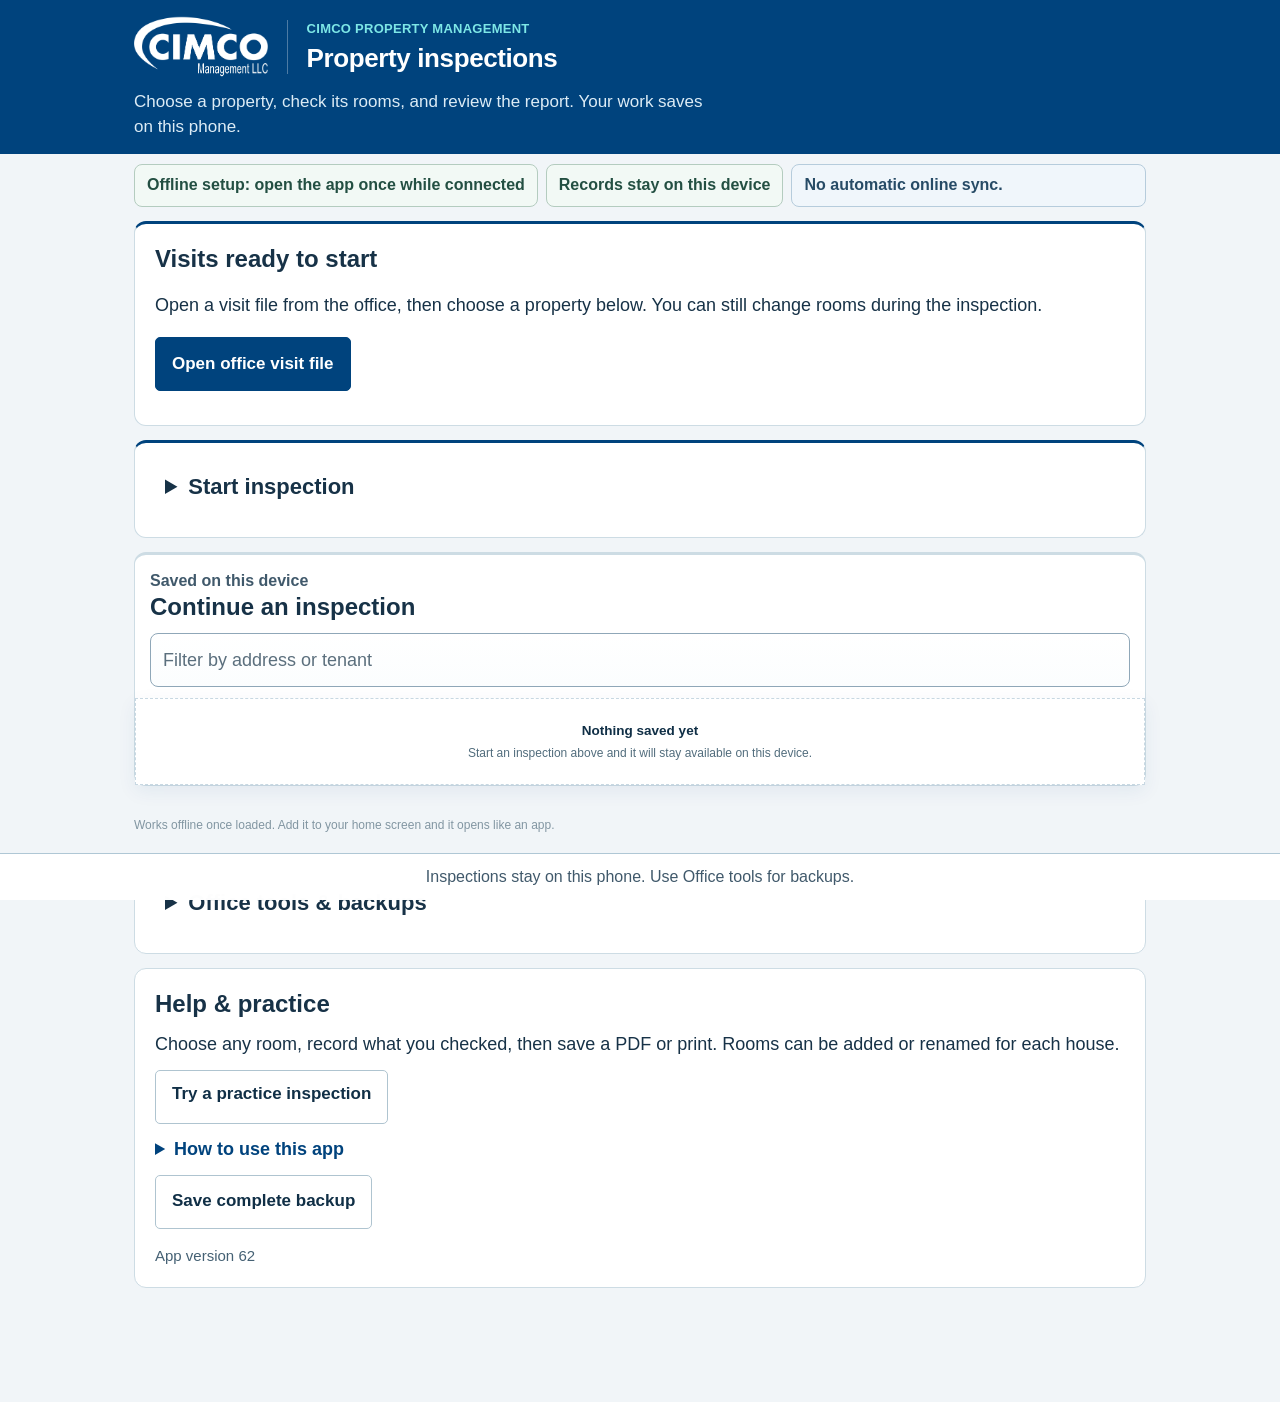
<file: index.html>
<!doctype html>
<meta charset="utf-8">
<meta name="viewport" content="width=device-width, initial-scale=1, viewport-fit=cover">
<title>CIMCO Property Inspection</title>
<meta name="theme-color" content="#00437D">
<meta name="apple-mobile-web-app-capable" content="yes">
<meta name="apple-mobile-web-app-status-bar-style" content="black-translucent">
<meta name="apple-mobile-web-app-title" content="Inspection">
<meta name="mobile-web-app-capable" content="yes">
<meta name="description" content="Fast property inspections for move-in, move-out, rent-ready, and routine property checks.">
<link rel="manifest" href="manifest.json">
<link rel="icon" href="./icon-192.png">


<style>
:root{
  --brand:#00437D; --brand-deep:#002E57; --brand-mid:#1E6C9F; --brand-light:#DCECF6; --brand-pale:#F3F8FB;
  --ink:#102F46; --slate:#526D7D; --mute:#8296A2;
  --paper:#EEF4F8; --card:#FFFFFF; --rule:#C8D8E2; --hair:#E5EEF3;
  --hivis:#2D83B8;
  --ok:#096C9D; --work:#B84C42; --na:#788B97;
  --flag:#B84C42;
}
body[data-mode="out"]{ --hivis:#1E6C9F; }
body[data-mode="ready"]{ --hivis:#347FAD; }
body[data-mode="routine"]{ --hivis:#236F9F; }
*{box-sizing:border-box}
html{-webkit-text-size-adjust:100%; overscroll-behavior-x:none}
body{
  margin:0; background:linear-gradient(180deg,#F8FBFD 0,#EEF4F8 46%,#E6F0F5 100%); color:var(--ink);
  font-family:"IBM Plex Sans",-apple-system,BlinkMacSystemFont,"Segoe UI",sans-serif;
  font-size:15px; line-height:1.5;
  padding-bottom:calc(88px + env(safe-area-inset-bottom));
}
h1,h2,h3{font-family:"Archivo","Helvetica Neue",Arial,sans-serif;margin:0;letter-spacing:-0.01em}
button,input,textarea,select{font-family:inherit;font-size:15px}
button{touch-action:manipulation;-webkit-tap-highlight-color:transparent;cursor:pointer}
textarea,input,select{font-size:16px}
.mini,.act,.newbtn,.chip,.cam{transition:transform .16s ease,box-shadow .16s ease,border-color .16s ease,background .2s ease}
.mini:active,.act:active,.newbtn:active,.chip:active,.cam:active{transform:scale(.97)}
@media (hover:hover){.newbtn:hover{transform:translateY(-2px);box-shadow:0 7px 16px rgba(33,51,50,.16)}.card:hover{box-shadow:0 8px 22px rgba(79,63,42,.08)}}
.wrap{max-width:880px;margin:0 auto;padding:0 14px}
.mono{font-family:"IBM Plex Mono",ui-monospace,Menlo,Consolas,monospace}
:focus-visible{outline:2.5px solid var(--hivis);outline-offset:2px}
@media (prefers-reduced-motion:reduce){*,*:before,*:after{animation-duration:.01ms!important;animation-iteration-count:1!important;transition:none!important;scroll-behavior:auto!important}}

/* ---------- masthead ---------- */
.mast{position:relative;overflow:hidden;background:linear-gradient(120deg,#FFFFFF 0%,#F1F7FB 58%,#DCECF6 100%);color:var(--ink);padding:18px 0 0;border-bottom:4px solid var(--brand);box-shadow:0 4px 16px rgba(0,67,125,.14)}
.mast:after{content:"";position:absolute;inset:0 0 0 56%;pointer-events:none;opacity:.38;background:repeating-linear-gradient(135deg,transparent 0 18px,rgba(0,67,125,.10) 18px 19px),repeating-linear-gradient(45deg,transparent 0 46px,rgba(30,108,159,.10) 46px 47px)}
.mast .wrap,.mast .rail,.mast .pad{position:relative;z-index:1}
.mast-head{display:grid;grid-template-columns:190px minmax(0,1fr);gap:20px;align-items:center}
.mast .sub{display:none;font-family:"IBM Plex Mono",ui-monospace,Menlo,Consolas,monospace;font-size:11px;color:var(--brand-mid);text-transform:uppercase;letter-spacing:.14em;margin-bottom:6px}
.mast h1{font-size:25px;font-weight:800;text-transform:uppercase;letter-spacing:.02em;line-height:1.05}
.mast .lede{color:var(--slate);font-size:13px;margin:9px 0 0 210px;max-width:58ch}
.mast .pad{height:18px}
.report-logo{display:block;width:190px;height:88px;object-fit:contain;object-position:left center;filter:drop-shadow(0 3px 7px rgba(0,67,125,.10))}
.rail{display:flex;gap:7px;overflow-x:auto;padding:14px 14px 15px;margin:0 auto;max-width:880px}
.rail::-webkit-scrollbar{height:5px}
.rail::-webkit-scrollbar-thumb{background:#3A4045;border-radius:9px}
.chip{flex:0 0 auto;background:rgba(255,255,255,.82);border:1px solid rgba(0,67,125,.18);color:var(--slate);border-radius:6px;
  padding:7px 10px;text-align:left;min-width:118px;font-size:12.5px;line-height:1.3}
.chip b{display:block;font-weight:600;color:var(--ink);white-space:nowrap}
.chip span{font-family:"IBM Plex Mono",ui-monospace,Menlo,Consolas,monospace;font-size:10px;color:var(--mute);letter-spacing:.06em}
.chip.on{background:var(--hivis);border-color:var(--hivis)}
.chip.on b,.chip.on span{color:#fff}
.chip .dot{display:inline-block;width:6px;height:6px;border-radius:50%;background:#E98D76;margin-left:5px;vertical-align:middle}
.chip.on .dot{background:#874130}
.chip .tick{color:#9ED8BD;font-weight:700}
.chip.on .tick{color:#fff}

/* ---------- cards ---------- */
.card{background:var(--card);border:1px solid var(--rule);border-top:3px solid var(--ink);padding:15px;margin:16px 0;border-radius:7px;box-shadow:0 5px 16px rgba(79,63,42,.055)}
.card h2{font-size:17px;font-weight:800;text-transform:uppercase;letter-spacing:.01em}
.eyebrow{font-family:"IBM Plex Mono",ui-monospace,Menlo,Consolas,monospace;font-size:10.5px;letter-spacing:.14em;text-transform:uppercase;color:var(--slate)}

/* header form */
.grid{display:grid;grid-template-columns:1fr 1fr;gap:9px;margin-top:12px}
.grid .full{grid-column:1/-1}
label.f{display:block}
label.f > span{display:block;font-family:"IBM Plex Mono",ui-monospace,Menlo,Consolas,monospace;font-size:10px;letter-spacing:.1em;text-transform:uppercase;color:var(--slate);margin-bottom:3px}
.in{width:100%;border:1px solid var(--rule);background:#FFFEFB;padding:9px 10px;border-radius:5px;color:var(--ink)}
.in:focus{background:#fff;border-color:var(--slate)}
textarea.in{resize:vertical;min-height:60px;line-height:1.45}
.seg{display:flex;gap:6px}
.seg button{flex:1;min-height:42px;border:1px solid var(--rule);background:#FFFEFB;color:var(--slate);border-radius:5px;font-family:"IBM Plex Mono",ui-monospace,Menlo,Consolas,monospace;font-size:12px;letter-spacing:.08em;text-transform:uppercase}
.seg button.on{background:var(--ink);border-color:var(--ink);color:var(--hivis)}
.form-switch{display:grid;grid-template-columns:minmax(0,1fr) minmax(150px,190px) auto;gap:8px;align-items:end;margin-top:12px;padding:10px;border:1px solid var(--rule);border-left:4px solid var(--brand);border-radius:6px;background:var(--brand-pale)}
.form-switch-copy{min-width:0}
.form-switch-copy b{display:block;font-size:13px;color:var(--ink)}
.form-switch-copy small{display:block;margin-top:2px;color:var(--slate);font-size:11.5px;line-height:1.35}
.form-switch label span{display:block;margin-bottom:3px;font:9px/1.2 "IBM Plex Mono",ui-monospace,monospace;letter-spacing:.1em;text-transform:uppercase;color:var(--slate)}
.form-switch select{min-height:38px;padding:7px 9px}
.form-switch .mini:disabled{opacity:.48;cursor:default}

/* progress strip */
.strip{margin-top:14px;height:12px;background:repeating-linear-gradient(45deg,#E8E0D2 0 6px,#DDD3C4 6px 12px);position:relative;overflow:hidden;border-radius:99px}
.strip i{position:absolute;inset:0 auto 0 0;width:0;background:var(--hivis);transition:width .4s cubic-bezier(.2,.8,.2,1)}
.strip.done i{background:var(--ok)}
.strip.blocked i{background:var(--work)}
.tally{display:flex;justify-content:space-between;align-items:baseline;margin-top:7px;font-family:"IBM Plex Mono",ui-monospace,Menlo,Consolas,monospace;font-size:11px;letter-spacing:.06em;color:var(--slate)}
.tally b{font-size:15px;color:var(--ink)}
.strip.bump i{animation:progress-glow .65s ease both}
.fieldpulse{display:grid;grid-template-columns:36px minmax(0,1fr) auto;gap:9px;align-items:center;margin-top:12px;padding:9px 10px;border:1px solid #E3D7C4;border-radius:7px;background:linear-gradient(100deg,#FFF8EC,#FFFDF8);box-shadow:inset 0 1px rgba(255,255,255,.8);transition:background .25s,border-color .25s,transform .25s}
.fieldpulse.complete{background:linear-gradient(100deg,#EDF8F1,#FFFDF8);border-color:#B8DCC7}
.pace-signal{width:32px;height:32px;display:grid;place-items:center;border-radius:50%;background:var(--ink);color:var(--hivis);font-family:"Archivo","Helvetica Neue",Arial,sans-serif;font-weight:800;font-size:16px;box-shadow:0 3px 8px rgba(39,66,74,.2)}
.fieldpulse.complete .pace-signal{background:var(--ok);color:#fff}
.pace-copy{min-width:0;display:grid;gap:1px}
.pace-copy b{font-size:13px;line-height:1.2}
.pace-copy small{font-size:11.5px;color:var(--slate);line-height:1.25}
.pace-badge{font-family:"IBM Plex Mono",ui-monospace,Menlo,Consolas,monospace;font-size:9px;letter-spacing:.09em;color:#6E5837;border:1px solid #DEC9A9;border-radius:99px;padding:4px 6px;white-space:nowrap}
.fieldpulse.complete .pace-badge{color:var(--ok);border-color:#A5D1B5}
@keyframes progress-glow{0%{filter:brightness(1)}45%{filter:brightness(1.35);box-shadow:0 0 0 5px rgba(213,162,94,.2)}100%{filter:brightness(1);box-shadow:none}}
.print-meta{display:none}
.print-label,.print-sig-name{display:none}
.walk-progress{position:fixed;z-index:45;left:50%;top:9px;width:min(calc(100vw - 22px),460px);padding:8px 10px;border:1px solid #D8CCB7;border-radius:8px;background:rgba(255,253,249,.97);box-shadow:0 8px 22px rgba(31,52,53,.18);color:var(--ink);font:inherit;text-align:left;cursor:pointer;opacity:0;pointer-events:none;transform:translate(-50%,-130%);transition:transform .24s ease,opacity .2s ease;backdrop-filter:blur(12px)}
.walk-progress.show{opacity:1;pointer-events:auto;transform:translate(-50%,0)}
.walk-progress-top{display:flex;align-items:baseline;justify-content:space-between;gap:8px}
.walk-progress-top b{font-family:"Archivo","Helvetica Neue",Arial,sans-serif;font-size:12px;line-height:1.1}
.walk-progress-top small{font-family:"IBM Plex Mono",ui-monospace,Menlo,Consolas,monospace;font-size:9px;letter-spacing:.045em;color:var(--slate);white-space:nowrap}
.walk-progress-line{display:grid;grid-template-columns:1fr auto;align-items:center;gap:8px;margin-top:6px}
.walk-progress-line i{display:block;height:6px;overflow:hidden;border-radius:99px;background:#E8E0D2}
.walk-progress-line em{display:block;width:0;height:100%;border-radius:inherit;background:var(--hivis);transition:width .35s cubic-bezier(.2,.8,.2,1),background .25s}
.walk-progress.complete .walk-progress-line em{background:var(--ok)}
.walk-progress-line strong{font-family:"IBM Plex Mono",ui-monospace,Menlo,Consolas,monospace;font-size:11px;color:var(--ink)}

/* legend */
.legend{display:grid;grid-template-columns:repeat(3,1fr);gap:6px;margin-top:13px;padding-top:13px;border-top:1px solid var(--rule)}
.lg{display:flex;align-items:center;gap:7px;font-size:12px;color:var(--slate)}
.tag{width:26px;height:26px;flex:0 0 auto;display:grid;place-items:center;border-radius:5px;color:#fff;
  font-family:"IBM Plex Mono",ui-monospace,Menlo,Consolas,monospace;font-weight:600;font-size:13px}
.t-ok{background:var(--ok)} .t-work{background:var(--work)} .t-na{background:var(--na)}

/* ---------- spaces ---------- */
.sec{background:var(--card);border:1px solid var(--rule);margin-bottom:10px;border-radius:7px;overflow:hidden;box-shadow:0 3px 10px rgba(79,63,42,.035)}
.sec>summary{list-style:none;padding:12px 14px;display:flex;align-items:center;gap:9px;font-family:"Archivo","Helvetica Neue",Arial,sans-serif;font-weight:600;font-size:15.5px}
.sec>summary::-webkit-details-marker{display:none}
.caret{color:var(--mute);font-size:11px;transition:transform .2s}
details[open]>summary .caret{transform:rotate(90deg)}
.count{margin-left:auto;font-family:"IBM Plex Mono",ui-monospace,Menlo,Consolas,monospace;font-size:11px;color:var(--slate);letter-spacing:.05em;white-space:nowrap}
.count.flag{color:var(--work);font-weight:600}
.count.ok{color:var(--ok)}
.carry-badge{margin-left:2px;padding:2px 5px;border:1px solid #AFC8D7;border-radius:99px;background:var(--brand-pale);color:var(--brand);font:8px/1.2 "IBM Plex Mono",ui-monospace,monospace;letter-spacing:.06em;text-transform:uppercase;white-space:nowrap}
.sectools{display:flex;gap:6px;flex-wrap:wrap;padding:0 14px 11px;border-bottom:1px solid var(--rule)}
.mini{border:1px solid var(--rule);background:#FFFEFB;color:var(--slate);border-radius:5px;padding:7px 10px;min-height:36px;
  font-family:"IBM Plex Mono",ui-monospace,Menlo,Consolas,monospace;font-size:11px;letter-spacing:.07em;text-transform:uppercase}
.mini:hover{border-color:var(--slate);color:var(--ink)}
.mini.go{border-color:var(--ok);color:var(--ok)}
.mini.warn{border-color:var(--rule);color:var(--work)}
.roomtools{margin:0 0 12px;padding:13px 14px;border:1px solid var(--rule);border-left:4px solid var(--hivis);border-radius:7px;background:linear-gradient(110deg,#FFF9EF,#FFFDF9);box-shadow:0 3px 10px rgba(79,63,42,.035)}
.roomtools-head{display:flex;align-items:flex-start;justify-content:space-between;gap:12px}
.roomtools-head b{display:block;font-size:14px;color:var(--ink)}
.roomtools-head span{display:block;margin-top:2px;font-size:11.5px;line-height:1.35;color:var(--slate)}
.roomquick{display:flex;gap:6px;flex-wrap:wrap;margin-top:10px}
.roomquick .mini{background:#fff;min-height:38px}
.roomquick .room-primary{border-color:var(--hivis);color:var(--ink)}
.roomtools-note{margin-top:8px;font:10px/1.4 "IBM Plex Mono",ui-monospace,monospace;color:var(--mute)}
.print-room-groups{display:none}

/* desktop room bookmarks + compact mobile jump control */
.section-bookmarks{display:none;position:fixed;z-index:32;top:150px;left:max(12px,calc(50% - 630px));width:174px;max-height:calc(100vh - 176px);overflow:auto;padding:11px;background:rgba(255,253,249,.97);border:1px solid var(--rule);border-top:3px solid var(--ink);border-radius:7px;box-shadow:0 7px 20px rgba(42,54,51,.12);backdrop-filter:blur(10px)}
.section-bookmarks h2{font-size:10px;letter-spacing:.12em;text-transform:uppercase;color:var(--slate);margin:0 0 7px;padding:0 4px}
.section-bookmark{width:100%;display:grid;grid-template-columns:minmax(0,1fr) auto;gap:6px;align-items:center;border:0;border-top:1px solid var(--hair);background:transparent;color:var(--ink);padding:8px 4px;text-align:left;font-size:12px;line-height:1.25}
.section-bookmark:first-of-type{border-top:0}
.section-bookmark span{overflow:hidden;text-overflow:ellipsis;white-space:nowrap}
.section-bookmark small{font:9px/1 "IBM Plex Mono",ui-monospace,monospace;color:var(--mute)}
.section-bookmark:hover{color:var(--ok)}
.section-bookmark.on{color:var(--ink);font-weight:600;background:#F5EBDD;box-shadow:inset 3px 0 var(--hivis);padding-left:9px}
.section-bookmark.flag small{color:var(--work);font-weight:600}
.room-jump-mobile{display:none;margin:12px 0 4px;padding:9px 10px;border:1px solid var(--rule);border-left:4px solid var(--hivis);border-radius:6px;background:rgba(255,253,249,.96);box-shadow:0 3px 10px rgba(79,63,42,.055)}
.room-jump-mobile span{display:block;margin-bottom:3px;font:9px/1.2 "IBM Plex Mono",ui-monospace,monospace;letter-spacing:.1em;text-transform:uppercase;color:var(--slate)}
.room-jump-mobile select{width:100%;border:0;background:transparent;color:var(--ink);font-weight:600;padding:4px 1px}
@media (min-width:1180px){body[data-view="editor"] .section-bookmarks{display:block}}
@media (max-width:1179px){body[data-view="editor"] .room-jump-mobile{display:block}}

.item{padding:11px 14px;border-top:1px solid var(--hair)}
.item.flagged{background:#FFF5F0}
.item.is-na .iname{color:var(--na);text-decoration:line-through}
.itop{display:flex;align-items:center;gap:9px}
.iname{flex:1;font-size:14.5px;line-height:1.35}
.base{display:block;font-family:"IBM Plex Mono",ui-monospace,Menlo,Consolas,monospace;font-size:10px;letter-spacing:.06em;color:var(--mute);text-transform:uppercase;margin-top:2px}
.base.chg{color:var(--work);font-weight:600}
.cam{flex:0 0 auto;width:38px;height:38px;border:1px solid var(--rule);background:#FFFEFB;border-radius:5px;font-size:16px;line-height:1;position:relative}
.cam b{position:absolute;top:-6px;right:-6px;background:var(--ink);color:var(--hivis);border-radius:9px;font-family:"IBM Plex Mono",ui-monospace,Menlo,Consolas,monospace;font-size:10px;padding:1px 5px}
.pad6{display:grid;grid-template-columns:repeat(3,1fr);gap:6px;margin-top:9px}
.k{min-height:48px;border:1px solid var(--rule);background:#FFFEFB;border-radius:5px;
  font-family:"IBM Plex Mono",ui-monospace,Menlo,Consolas,monospace;font-weight:600;font-size:14px;color:var(--slate);display:grid;place-items:center;line-height:1;transition:transform .16s ease,box-shadow .16s ease,border-color .16s ease,background .2s ease}
.k small{display:block;white-space:nowrap;font-size:8px;letter-spacing:.06em;font-weight:400;margin-top:1px;color:var(--mute)}
.k:hover{border-color:var(--slate)}
.k:active{transform:scale(.94)}
.k.on{color:#fff;border-color:transparent}
.k.on small{color:rgba(255,255,255,.75)}
.k.on.k-ok{background:var(--ok)} .k.on.k-work{background:var(--work)} .k.on.k-na{background:var(--na)}
.item.just-marked{animation:item-set .48s ease both}
.item.just-marked .k.on{animation:status-pop .48s cubic-bezier(.18,.89,.32,1.28) both;box-shadow:0 6px 14px rgba(39,66,74,.16)}
.sec.section-finish>summary{animation:section-win .6s ease both}
@keyframes status-pop{0%{transform:scale(.86)}55%{transform:scale(1.1)}100%{transform:scale(1)}}
@keyframes item-set{0%{background:#FFF9E8}100%{background:inherit}}
@keyframes section-win{0%{background:#FFF3D9}100%{background:var(--card)}}
.note{width:100%;margin-top:8px;border:1px solid var(--rule);border-left:3px solid var(--work);padding:8px 9px;
  background:#fff;resize:vertical;min-height:40px;font-size:16px;line-height:1.45;display:none}
.item.flagged .note,.item.is-na .note{display:block}
.thumbs{display:flex;gap:6px;flex-wrap:wrap;margin-top:8px}
.thumbs img{width:56px;height:56px;object-fit:cover;border:1px solid var(--rule);border-radius:2px;cursor:pointer}
.pcode,.pnote,.pfigs{display:none}
@media print{#dictCard{display:none!important}}
.appx{display:none}

/* exceptions block */
.block{background:linear-gradient(120deg,#243F46,#31565A);color:var(--paper);padding:15px;margin-bottom:12px;border-radius:7px;border:1px solid #203A42;box-shadow:0 5px 16px rgba(33,51,50,.12)}
.block h3{color:var(--hivis);font-size:11.5px;text-transform:uppercase;letter-spacing:.14em;font-family:"IBM Plex Mono",ui-monospace,Menlo,Consolas,monospace;font-weight:600}
.block ul{margin:10px 0 0;padding-left:17px;font-size:13.5px;color:#DDE1E4}
.block li{margin-bottom:6px}
.block li b{color:#fff}
.block .none{margin-top:8px;font-size:13.5px;color:#9BA1A6}
.block .code{font-family:"IBM Plex Mono",ui-monospace,Menlo,Consolas,monospace;color:var(--hivis);font-size:11px;letter-spacing:.08em}

/* worksheet */
.wk{border-top:1px solid var(--rule);margin-top:12px;padding-top:10px}
.wkrow{display:flex;align-items:center;gap:8px;padding:9px 0;border-bottom:1px solid var(--hair);flex-wrap:wrap}
.wkrow .wn{flex:1 1 100%;font-size:13.5px}
.wkrow .wn i{font-style:normal;color:var(--slate);font-size:12px}
.money-entry{display:grid;grid-template-columns:auto minmax(0,1fr);align-items:center;border:1px solid var(--rule);border-radius:5px;background:#fff;overflow:hidden}
.money-entry .currency-prefix{padding-left:10px;color:var(--slate);font-family:"IBM Plex Mono",ui-monospace,Menlo,Consolas,monospace}
.money-entry .in{width:100%;border:0!important;background:transparent;padding-left:5px;box-shadow:none!important}
.wkrow .money-entry{width:112px}
.wkrow .money{width:100%}
.wkrow .seg{flex:1;min-width:180px}
.wkrow .seg button{min-height:36px;font-size:10.5px}
.wtot{display:flex;justify-content:space-between;align-items:baseline;padding-top:11px;font-family:"IBM Plex Mono",ui-monospace,Menlo,Consolas,monospace;font-size:12px;letter-spacing:.06em;color:var(--slate)}
.wtot b{font-family:"Archivo","Helvetica Neue",Arial,sans-serif;font-size:20px;color:var(--ink)}
.wtot b.empty{display:inline-block;min-width:112px;min-height:1.25em;border-bottom:1px solid var(--ink)}
.manual-pricing{display:none}

/* signatures */
.sigs{display:grid;grid-template-columns:1fr 1fr;gap:10px;margin-top:12px}
.sigbox{border:1px solid var(--rule);background:#FFFEFB;padding:9px}
.sig-surface{position:relative}
.sigbox canvas{width:100%;height:auto;aspect-ratio:30/11;background:#fff;border:1px dashed var(--rule);touch-action:none;display:block}
.sig-print{display:none}
.sigbox .row{display:flex;gap:6px;align-items:center;margin-top:7px}
.ack{font-size:12.5px;color:var(--slate);margin-top:11px;line-height:1.5;border-left:3px solid var(--hivis);padding-left:10px}

/* dictation */
.drow{display:flex;align-items:center;gap:9px;padding:8px 0;border-bottom:1px solid var(--hair);font-size:13.5px}
.drow .dt{flex:1;min-width:0}
.drow .dt b{font-weight:600}
.drow .dt i{display:block;font-style:normal;font-size:12px;color:var(--slate);margin-top:1px}
.dtag{flex:0 0 auto;padding:3px 8px;border-radius:5px;color:#fff;font-family:"IBM Plex Mono",ui-monospace,monospace;font-size:11px;letter-spacing:.05em}
.dtag.k-ok{background:var(--ok)} .dtag.k-work{background:var(--work)} .dtag.k-na{background:var(--na)}
.drop{border:0;background:none;color:var(--mute);font-size:17px;line-height:1;padding:4px 6px}
.drop:hover{color:var(--work)}
.dnote{font-size:12.5px;color:var(--slate);margin:10px 0 0;padding-left:10px;border-left:3px solid var(--hivis)}
#micBtn.live{background:var(--work);border-color:var(--work);color:#fff}
.localvoice{margin-top:11px;padding:11px;border:1px solid #D8CCB7;border-radius:6px;background:linear-gradient(110deg,#FFF9EE,#FFFDF9)}
#dictCard,[data-transcription-beta]{display:none!important}
.localvoice b{font-size:12.5px}
.localvoice p{margin:4px 0 0;font-size:12px;line-height:1.45;color:var(--slate)}
.dicthints{display:none;align-items:center;gap:7px;flex-wrap:wrap;margin-top:7px;padding:7px 9px;border-left:3px solid var(--hivis);background:#FFF8EC;color:var(--slate);font-size:11.5px;line-height:1.35}
.dicthints.on{display:flex}.dicthints button{font-size:10.5px;padding:6px 8px;min-height:30px}
.voice-status{display:grid;grid-template-columns:minmax(0,1fr) auto;gap:5px 8px;align-items:center;margin-top:9px;font-family:"IBM Plex Mono",ui-monospace,Menlo,Consolas,monospace;font-size:10px;letter-spacing:.04em;color:var(--slate)}
.voice-status b{font-size:10px;color:var(--ink);font-weight:700;font-variant-numeric:tabular-nums}
.voice-status small{grid-column:1/-1;font-size:9.5px;letter-spacing:.02em;color:var(--mute)}
.voice-status i{grid-column:1/-1;display:block;height:7px;overflow:hidden;border-radius:99px;background:#E6DDCF}
.voice-status i em{display:block;width:0;height:100%;border-radius:inherit;background:var(--hivis);transition:width .25s ease}
.voice-status.preparing i em{animation:voice-sweep 1.15s ease-in-out infinite}
.voice-status.done i em{width:100%!important;background:var(--ok)}
@keyframes voice-sweep{0%{width:8%}50%{width:72%}100%{width:8%}}
.officeai{position:relative;margin-top:12px;padding:13px;border:1px solid #A9C8C4;border-radius:7px;background:linear-gradient(125deg,#EEF8F5,#FFFDF8);overflow:hidden}
.officeai:after{content:"AI";position:absolute;right:-4px;top:-20px;font-family:"Archivo",sans-serif;font-size:76px;font-weight:800;color:#2F78660B;pointer-events:none}
.officeai-head{position:relative;z-index:1;display:flex;justify-content:space-between;align-items:center;gap:8px}
.officeai-head b{font-family:"Archivo",sans-serif;font-size:14px;color:var(--ink)}
.beta-pill{padding:3px 7px;border-radius:99px;background:#DCEFE8;color:#276653;font-family:"IBM Plex Mono",monospace;font-size:9px;letter-spacing:.08em;font-weight:600}
.officeai p{position:relative;z-index:1;margin:5px 0 0;font-size:12px;line-height:1.45;color:var(--slate)}
.officeai .row{position:relative;z-index:1}
.office-status{position:relative;z-index:1;display:grid;grid-template-columns:minmax(0,1fr) auto;gap:5px 8px;align-items:center;margin-top:10px;font-family:"IBM Plex Mono",monospace;font-size:10px;color:var(--slate)}
.office-status strong{font-size:10px;color:var(--ink)}
.office-status small{grid-column:1/-1;line-height:1.35;color:var(--mute)}
.office-status i{grid-column:1/-1;height:8px;overflow:hidden;border-radius:99px;background:#DCE5DF}
.office-status em{display:block;width:0;height:100%;border-radius:inherit;background:linear-gradient(90deg,var(--hivis),var(--ok));transition:width .28s ease}
.office-status.busy em{box-shadow:0 0 10px rgba(47,120,102,.35)}
.office-status.failed strong{color:var(--work)}
.office-status.done strong{color:var(--ok)}
.office-review{position:relative;z-index:1;display:none;margin-top:9px;padding:8px 9px;border-left:3px solid var(--ok);background:#fff;font-size:11.5px;color:var(--slate);line-height:1.45}
.office-review.on{display:block}
.backupvoice{padding:0;background:#FFFCF7}
.backupvoice summary{cursor:pointer;padding:10px 11px;font-family:"IBM Plex Mono",monospace;font-size:10px;letter-spacing:.06em;color:var(--slate)}
.backupvoice[open]{padding:0 11px 11px}.backupvoice[open] summary{margin:0 -11px 8px;border-bottom:1px solid var(--hair)}
.pair-status{padding:8px 10px;margin:9px 0;border-radius:5px;background:#F4F0E8;font-size:12px;color:var(--slate)}
.pair-status.ok{background:#EAF6EE;color:#276653}.pair-status.bad{background:#FFF0EC;color:#9C422F}

/* home */
.new{display:grid;grid-template-columns:1fr;gap:9px;margin-top:12px}
.newbtn{border:1px solid var(--ink);background:linear-gradient(120deg,#27424A,#31565A);color:var(--paper);text-align:left;padding:14px;border-radius:7px;box-shadow:0 3px 9px rgba(33,51,50,.12)}
.newbtn b{display:block;font-family:"Archivo","Helvetica Neue",Arial,sans-serif;font-weight:800;font-size:16px;text-transform:uppercase;letter-spacing:.02em;color:#fff}
.newbtn span{display:block;font-size:12.5px;color:#A9AFB4;margin-top:3px}
.newbtn.alt{background:var(--card);color:var(--ink)}
.newbtn.alt b{color:var(--ink)} .newbtn.alt span{color:var(--slate)}
.newbtn.ready{background:#FFF6E8;border-color:#C98B4B;color:var(--ink)}
.newbtn.ready b{color:#7C4E20}.newbtn.ready span{color:#765B36}
.newbtn.routine{background:#F2F7EA;border-color:#7B9A62;color:var(--ink)}
.newbtn.routine b{color:#426333}.newbtn.routine span{color:#5C7050}
.quickstart{display:grid;grid-template-columns:1fr 120px;gap:9px;margin-top:12px}
.quickstart .f{margin:0}
.quickstart .f.full{grid-column:1/-1}
.checkrow{display:flex;gap:7px;flex-wrap:wrap}
.checkrow label{display:flex;align-items:center;gap:6px;border:1px solid var(--rule);background:#FFFEFB;border-radius:5px;padding:8px 10px;font-size:13px}
.checkrow input{accent-color:var(--ink);width:16px;height:16px;margin:0}
.readyonly{display:none}
.routineonly{display:none}
body[data-mode="ready"] .readyonly{display:block}
body[data-mode="ready"] .readyonly.f{display:block}
body[data-mode="routine"] .routineonly{display:block}
body[data-mode="routine"] .routineonly.f{display:block}
body[data-mode="ready"] .signCard{display:none}
.inoutonly{display:block}
body[data-mode="ready"] .inoutonly{display:none!important}
body[data-mode="routine"] .moveonly{display:none!important}
.row{display:flex;gap:9px;flex-wrap:wrap;align-items:center}
.recrow{display:flex;align-items:stretch;border-top:1px solid var(--hair);background:var(--card)}
.recrow:first-of-type{border-top:none}
.rec{display:flex;align-items:center;gap:11px;padding:12px 14px;border:0;background:var(--card);flex:1;min-width:0;text-align:left}
.recdelete{flex:0 0 auto;align-self:center;margin-right:10px;padding:7px 8px;border:1px solid #D9B7AF;border-radius:5px;background:#FFF8F6;color:#A43D2B;font-family:"IBM Plex Mono",ui-monospace,Menlo,Consolas,monospace;font-size:9px;letter-spacing:.06em;text-transform:uppercase;cursor:pointer}
.recdelete:hover,.recdelete:focus-visible{background:#A43D2B;color:#fff;border-color:#A43D2B}
.rec .badge{flex:0 0 auto;width:44px;height:44px;display:grid;place-items:center;border-radius:6px;background:var(--ink);color:var(--hivis);
  font-family:"IBM Plex Mono",ui-monospace,Menlo,Consolas,monospace;font-size:11px;font-weight:600;letter-spacing:.04em}
.rec .badge.out{background:#0E3B4C;color:#4FC3E8}
.rec .badge.ready{background:#FFF0D5;color:#8B5208}
.rec .badge.routine{background:#EDF5E4;color:#426333}
.rec .rt{flex:1;min-width:0}
.rec .rt b{display:block;font-weight:600;font-size:14.5px;white-space:nowrap;overflow:hidden;text-overflow:ellipsis}
.rec .rt span{display:block;font-family:"IBM Plex Mono",ui-monospace,Menlo,Consolas,monospace;font-size:10.5px;color:var(--slate);letter-spacing:.06em;text-transform:uppercase;white-space:nowrap;overflow:hidden;text-overflow:ellipsis}
.rec .pc{font-family:"IBM Plex Mono",ui-monospace,Menlo,Consolas,monospace;font-size:11px;color:var(--slate)}
.empty{padding:22px 14px;text-align:center;color:var(--slate);font-size:13.5px;background:var(--card);border:1px dashed var(--rule)}

/* bottom bar */
.bar{position:fixed;left:0;right:0;bottom:0;background:rgba(255,253,249,.96);border-top:2px solid var(--ink);z-index:30;
  padding:9px 14px calc(9px + env(safe-area-inset-bottom));display:flex;gap:7px;align-items:center}
.bar .st{flex:1;min-width:0;font-family:"IBM Plex Mono",ui-monospace,Menlo,Consolas,monospace;font-size:11.5px;color:var(--slate);letter-spacing:.05em;
  white-space:nowrap;overflow:hidden;text-overflow:ellipsis}
.bar .st b{color:var(--ink)}
.act{font-family:"Archivo","Helvetica Neue",Arial,sans-serif;font-weight:600;font-size:13px;border:1px solid var(--ink);background:var(--card);color:var(--ink);
  padding:11px 13px;border-radius:5px;white-space:nowrap;min-height:44px}
.act:hover{background:var(--hivis)}
.act.ghost{border-color:var(--rule);color:var(--slate)}
.act.ghost:hover{background:#F3F1EA;color:var(--ink)}
.act.solid{background:var(--ink);color:#fff}
.act.solid:hover{background:#000}

/* lightbox + toast */
.lb{position:fixed;inset:0;background:rgba(10,11,12,.92);z-index:60;display:none;align-items:center;justify-content:center;flex-direction:column;gap:14px;padding:16px}
.lb.on{display:flex}
.lb img{max-width:100%;max-height:74vh;object-fit:contain}
.mcard{background:var(--card);border-top:3px solid var(--ink);width:100%;max-width:430px;padding:16px;max-height:82vh;overflow:auto}
.mcard .recrow{border-top:1px solid var(--hair)}
.bugnote{margin:10px 0;padding:9px 10px;border-left:3px solid var(--hivis);background:#FFF8EC;color:var(--slate);font-size:12px;line-height:1.45}
.bugstatus{margin:9px 0;padding:8px 10px;background:#F3F1EA;color:var(--slate);font:10.5px/1.45 "IBM Plex Mono",ui-monospace,Menlo,Consolas,monospace;white-space:pre-wrap;word-break:break-word}
.toast{position:fixed;left:50%;transform:translateX(-50%);bottom:calc(96px + env(safe-area-inset-bottom));background:var(--ink);color:#fff;
  padding:10px 16px;border-radius:2px;font-family:"IBM Plex Mono",ui-monospace,Menlo,Consolas,monospace;font-size:12px;letter-spacing:.06em;z-index:70;opacity:0;
  pointer-events:none;transition:opacity .25s}
.toast.on{opacity:1}
#celebrate{position:fixed;inset:0;z-index:80;pointer-events:none;overflow:hidden}
.confetti{position:absolute;left:50%;bottom:13%;width:8px;height:13px;border-radius:2px;background:var(--tone);opacity:0;animation:confetti-burst .95s cubic-bezier(.18,.72,.26,1) both}
@keyframes confetti-burst{0%{opacity:0;transform:translate(-50%,0) rotate(0deg) scale(.55)}10%{opacity:1}100%{opacity:0;transform:translate(calc(-50% + var(--x)),var(--y)) rotate(var(--spin)) scale(1)}}
.foot{font-size:12px;color:var(--mute);padding:16px 0 8px;line-height:1.6}
.hide{display:none!important}

/* ---------- CIMCO brand system ---------- */
.card,.sec,.section-bookmarks,.room-jump-mobile,.bar,.mcard,.rec,.recrow,.empty{background:var(--card);border-color:var(--rule);box-shadow:0 6px 18px rgba(0,67,125,.07)}
.card,.section-bookmarks,.mcard{border-top-color:var(--brand)}
.in,.mini,.cam,.k,.seg button,.checkrow label,.sigbox{background:#fff;border-color:var(--rule)}
.strip,.walk-progress-line i{background:repeating-linear-gradient(45deg,#DFEAF1 0 6px,#D2E0E9 6px 12px)}
.fieldpulse{border-color:#C9DDE9;background:linear-gradient(100deg,#EDF6FB,#FFFFFF)}
.fieldpulse.complete{border-color:#A9CBDD;background:linear-gradient(100deg,#E5F2F8,#FFFFFF)}
.pace-badge{color:var(--brand);border-color:#A9C9DC}
.fieldpulse.complete .pace-badge{color:var(--brand);border-color:#8CBBD3}
.roomtools{border-color:var(--rule);border-left-color:var(--hivis);background:linear-gradient(110deg,#EDF6FB,#FFFFFF);box-shadow:0 4px 12px rgba(0,67,125,.05)}
.section-bookmark.on{background:var(--brand-light);box-shadow:inset 3px 0 var(--brand)}
.room-jump-mobile{background:rgba(255,255,255,.97)}
.item.flagged{background:#FFF3F1}
.block{background:linear-gradient(120deg,var(--brand-deep),var(--brand));border-color:var(--brand-deep);box-shadow:0 6px 18px rgba(0,47,87,.15)}
.block ul{color:#E5F1F8}.block .none{color:#B8D0DE}
.newbtn{background:linear-gradient(120deg,var(--brand-deep),var(--brand));border-color:var(--brand);box-shadow:0 4px 12px rgba(0,67,125,.16)}
.newbtn.ready,.newbtn.routine{background:var(--brand-pale);border-color:#8DB6CE;color:var(--ink)}
.newbtn.ready b,.newbtn.routine b{color:var(--brand)}
.newbtn.ready span,.newbtn.routine span{color:var(--slate)}
.rec .badge,.rec .badge.out{background:var(--brand);color:#fff}
.rec .badge.ready,.rec .badge.routine{background:var(--brand-light);color:var(--brand)}
.bar{border-top-color:var(--brand);backdrop-filter:blur(14px)}
.act:hover{background:var(--brand-light)}
.act.solid{background:var(--brand);border-color:var(--brand)}
.act.solid:hover{background:var(--brand-mid)}
.act.ghost:hover,.bugstatus{background:var(--brand-pale)}
.bugnote{background:#EAF4FA;border-left-color:var(--brand-mid)}
.toast{background:var(--brand-deep)}
.cam b{background:var(--brand);color:#fff}
.walk-progress{border-color:#BDD3E0;background:rgba(255,255,255,.97);box-shadow:0 8px 22px rgba(0,67,125,.16)}
.localvoice,.dicthints,.officeai,.pair-status{background:var(--brand-pale);border-color:#BDD5E3}

@media (max-width:560px){
  .mast-head{grid-template-columns:126px minmax(0,1fr);gap:12px}
  .report-logo{width:126px;height:62px}
  .mast .lede{margin-left:138px;font-size:12px}
  .mast h1{font-size:21px}
  .form-switch{grid-template-columns:minmax(0,1fr) auto;align-items:end}
  .form-switch-copy{grid-column:1/-1}
  .grid{grid-template-columns:1fr}
  .sigs{grid-template-columns:1fr}
  .legend{grid-template-columns:repeat(2,1fr)}
  .bar .st{display:none}
  .act{flex:1;text-align:center;padding:11px 6px}
  .quickstart{grid-template-columns:1fr}
}

@media (min-width:620px){
  .item{display:grid;grid-template-columns:1fr auto;column-gap:14px;align-items:center}
  .itop{grid-column:1}
  .pad6{grid-column:2;margin-top:0;grid-template-columns:repeat(3,96px)}
  .note,.thumbs{grid-column:1/-1}
}
@media print{
  @page{margin:11mm 12mm 13mm}
  .mast .lede,.rail,.bar,.sectools,.pad6,.cam,.mini,.toast,.lb,#celebrate,#fieldPulse,#walkProgress,#sectionBookmarks,.room-jump-mobile,.noprint,#dictCard,#addSpaces,#edFoot,.roomtools{display:none!important}
  body{background:#fff;padding:0;font-size:10pt;line-height:1.35;color:#151515;-webkit-print-color-adjust:exact;print-color-adjust:exact}
  .wrap{max-width:none!important;width:auto!important;padding-left:8mm!important;padding-right:8mm!important}
  .mast{background:#fff;color:#111;padding:0 0 3mm;border-bottom:2px solid #1B3C46;margin:0 8mm}
  .mast:after{display:none}
  .mast .wrap{padding:0!important}
  .mast-head{display:grid;grid-template-columns:31mm minmax(0,1fr);gap:4mm;align-items:center;min-height:14mm}
  .report-logo{display:block;width:31mm;max-height:14mm;object-fit:contain;object-position:left center;filter:none}
  .mast-copy{border-left:1px solid #A7B0B2;padding-left:4mm;min-width:0}
  .mast .sub{display:block;color:#47565B;font-size:7.5pt;letter-spacing:.14em}
  .mast h1{font-size:18pt;line-height:1.1;letter-spacing:.015em;margin:2px 0 0;color:#173943}
  .card{border:0!important;box-shadow:none!important;border-radius:0!important;break-inside:avoid;margin:0;padding:0;background:#fff}
  #editor > .card:first-of-type{margin:0 0 10px!important;padding:0 0 9px!important;border-bottom:1px solid #78858A!important}
  #edEyebrow{display:none!important}
  #edAddr{font-size:14pt;line-height:1.2;margin:0 0 5px;color:#111}
  #editor > .card:first-of-type .strip,#editor > .card:first-of-type .tally,#editor > .card:first-of-type #metaBox,#editor > .card:first-of-type .legend{display:none!important}
  .print-meta{display:grid;grid-template-columns:repeat(3,minmax(0,1fr));gap:5px 16px;margin-top:7px;color:#151515}
  .print-meta span{font-size:9.2pt;line-height:1.35;overflow-wrap:anywhere}
  .print-meta b{display:block;font-family:"IBM Plex Mono",ui-monospace,Menlo,Consolas,monospace;font-size:7.3pt;letter-spacing:.07em;text-transform:uppercase;color:#59666A;margin:0 0 1px}
  .sec{border:0!important;border-top:1px solid #A7B0B2!important;border-radius:0!important;box-shadow:none!important;margin:8px 0 0;break-inside:auto}
  .sec.room-space{display:none!important}
  .print-room-groups{display:block;margin-top:8px}
  .print-room-group{break-inside:avoid;margin:8px 0 0;border-top:1.5px solid #1B3C46;padding-top:5px}
  .print-room-group h2{font-size:11.5pt;color:#173943;margin:0 0 2px}
  .print-room-group p{font-size:7.5pt;color:#59666A;margin:0 0 4px}
  .room-matrix{width:100%;border-collapse:collapse;table-layout:fixed;font-size:7.2pt}
  .room-matrix th,.room-matrix td{border:1px solid #C5CCCE;padding:2px 3px;text-align:center;vertical-align:middle;overflow-wrap:anywhere}
  .room-matrix th{background:#F1F3F2;color:#173943;font-weight:600}
  .room-matrix th:first-child,.room-matrix td:first-child{width:28%;text-align:left}
  .room-matrix td.work{background:#FCE8E5;color:#9B3427;font-weight:800}.room-matrix td.ok{color:#245E49;font-weight:700}.room-matrix td.na{color:#687677}
  .sec>summary{break-after:avoid}
  .item{break-inside:avoid}
  .item.unreviewed{display:none!important}
  .sec.no-reviewed{display:none!important}
  body[data-mode="routine"] .item.unreviewed{display:grid!important}
  body[data-mode="routine"] .sec.no-reviewed{display:block!important}
  .caret{display:none}
  .sec>summary{padding:7px 0 5px;border-bottom:1px solid #CBD1D2;background:#fff!important;font-size:11.5pt;color:#173943}
  details{display:block}
  details>summary{list-style:none}
  .item{border-top:0;padding:5px 0;background:#fff!important}
  .item+.item{border-top:1px solid #E2E5E5}
  .itop{align-items:baseline}
  .pcode{display:inline-block;float:right;font-family:"IBM Plex Mono",ui-monospace,Menlo,Consolas,monospace;font-size:8pt;font-weight:600;letter-spacing:.03em;color:#455255;border:0;padding:0;white-space:nowrap}
  .item.flagged .pcode{color:#9B3427}.item.is-na .pcode{color:#687677}
  .note{display:none!important}
  .pnote{display:block;border-left:2px solid #B95A48;padding:1px 8px;margin:3px 0 3px 2px;color:#343434;font-style:italic}
  .pnote:empty{display:none}
  body[data-mode="routine"] .pnote:empty{display:block;height:18px;border-left:0;border-bottom:1px solid #A7B0B2;margin:2px 0 4px;padding:0}
  ::placeholder{color:transparent!important}
  input[type=date]::-webkit-calendar-picker-indicator{display:none}
  .block li b,.block li i{color:#000}
  .item{padding:4px 10px}
  .iname{font-size:10.5pt}
  .base{color:#444}
  .in,.seg button{border-color:#999;background:#fff}
  .thumbs{display:none!important}
  .pfigs{display:inline-block;font-family:"IBM Plex Mono",ui-monospace,monospace;font-size:8pt;color:#444;margin-left:7px}
  .appx{display:block;break-before:page}
  .appx:empty{display:none!important;break-before:auto}
  .appx h3{font-family:"Archivo","Helvetica Neue",Arial,sans-serif;font-size:13pt;text-transform:uppercase;letter-spacing:.02em;margin:0 0 4px}
  .appx .lead{font-size:9pt;color:#444;margin:0 0 10px}
  .appx figure{margin:0 0 12px;display:inline-block;vertical-align:top;break-inside:avoid;padding-right:10px}
  .appx figcaption{font-size:8.5pt;color:#222;margin-top:4px;line-height:1.35}
  .appx img{width:100%;border:1px solid #999;display:block}
  .appx.sz-sm figure{width:31.5%}
  .appx.sz-md figure{width:48%}
  .appx.sz-lg figure{width:100%;break-after:page}
  .appx.sz-lg img{max-height:8.2in;object-fit:contain}
  .block{background:#fff;color:#151515;border:0;border-top:2px solid #1B3C46;border-bottom:1px solid #A7B0B2;padding:7px 0;margin:11px 0 5px}
  .block.no-flags{display:none!important}
  .block h3{margin:0 0 4px;font-size:10pt;color:#173943;text-transform:uppercase;letter-spacing:.045em}
  .block h3 .screen-label{display:none}.block h3 .print-label{display:inline}
  .block .code{color:#9B3427}.block ul{color:#151515;margin:0;padding-left:17px}.block li{margin:2px 0}.block .none{display:none}
  .signCard{border-top:1px solid #A7B0B2!important;margin-top:12px;padding-top:8px}
  .signCard>.eyebrow{display:none}.signCard h2{font-size:11.5pt;color:#173943;margin:0 0 5px}
  .signCard p{font-size:8.5pt!important;color:#444!important;margin:0 0 7px!important}
  .signCard .sigs{gap:18px;margin-top:8px}.signCard .sigbox{border:0!important;background:#fff!important;padding:0!important;min-width:0}
  .signCard .sigbox .eyebrow{display:block!important;font-family:"IBM Plex Mono",ui-monospace,Menlo,Consolas,monospace;font-size:7.3pt;letter-spacing:.07em;text-transform:uppercase;color:#59666A;margin:0 0 1px}
  .signCard .sig-surface{height:.68in;border-bottom:1px solid #7B8587;display:flex;align-items:flex-end;justify-content:flex-start;overflow:hidden}
  .signCard .sigbox canvas{display:none!important}
  .signCard .sig-print{display:block!important;width:auto!important;height:auto!important;max-width:2.35in!important;max-height:.58in!important;object-fit:contain!important;object-position:left bottom!important;image-rendering:auto!important}
  .signCard .sig-print[hidden]{display:none!important}
  .signCard .sigbox .row{display:none!important}.print-sig-name{display:block;font-size:8.5pt;color:#444;margin-top:3px}
  #wkCard{border-top:2px solid #1B3C46!important;margin-top:12px!important;padding-top:8px!important}
  #wkCard>.eyebrow{display:none!important}#wkCard h2{font-size:11.5pt;color:#173943;margin:0 0 4px}
  #wkCard>p.worksheet-help,#wkCard>.ack{display:none!important}
  #wkCard .wk{border-top:0;margin-top:0;padding-top:0}
  #wkCard .wkrow{display:grid;grid-template-columns:minmax(0,1fr) 120px 74px;gap:8px;padding:5px 0;border-bottom:1px solid #E2E5E5;break-inside:avoid}
  #wkCard .wkrow .wn{grid-column:1;font-size:9pt}#wkCard .wkrow .seg{grid-column:2;min-width:0}
  #wkCard .wkrow .seg button{display:none!important}#wkCard .wkrow .seg button.on{display:block!important;border:0;padding:0;min-height:0;text-align:left;font-size:8pt}
  #wkCard .wkrow .money-entry{grid-column:3;width:100%;display:grid;grid-template-columns:auto minmax(0,1fr);border:0;border-bottom:1px solid #7B8587;border-radius:0;background:#fff;min-height:20px}
  #wkCard .wkrow .money-entry .currency-prefix{padding:0 4px 0 0;color:#151515;font-size:8pt}
  #wkCard .wkrow .money{width:100%;padding:0;border:0!important;border-radius:0;min-height:20px;background:#fff}
  #wkCard .wtot{padding-top:7px;border-top:1px solid #78858A}#wkCard .wtot b{font-size:13pt}
  body[data-mode="routine"] .manual-pricing{display:block;margin-top:10px;break-inside:avoid}body[data-mode="routine"] .manual-pricing h3{font-size:9.5pt;text-transform:uppercase;color:#173943;margin:0 0 4px}
  .manual-price-row{display:grid;grid-template-columns:minmax(0,1fr) 120px 74px;gap:8px;border-bottom:1px solid #A7B0B2;min-height:25px;align-items:end;padding:3px 0;font-size:8pt;color:#59666A}
  .strip{display:none}
}
</style>
<link rel="stylesheet" href="./app-theme.css?v=62">
<link rel="stylesheet" href="./inspector-flow.css?v=62">
<link rel="stylesheet" href="./offline-office.css?v=62">
<link rel="stylesheet" href="./field-guide.css?v=62">

<header class="mast">
  <div class="wrap">
    <div class="mast-head">
      <img class="report-logo" src="./cimco-logo.png" alt="CIMCO Property Management">
      <div class="mast-copy">
        <div class="sub" id="mastSub">CIMCO Property Management</div>
        <h1 id="mastTitle">Move in / move out</h1>
      </div>
    </div>
    <p class="lede" id="mastLede">Fast, phone-first inspections for move-in, move-out, and rent-ready turnovers. Mark what you reviewed and keep exceptions clear.</p>
  </div>
  <div class="rail hide" id="rail"></div>
  <div class="pad" id="mastPad"></div>
</header>

<button class="walk-progress" id="walkProgress" type="button" aria-label="Return to the inspection progress at the top of the page">
  <span class="walk-progress-top"><b id="walkRoom">Walkthrough</b><small id="walkCount">0/0 lines</small></span>
  <span class="walk-progress-line"><i><em id="walkFill"></em></i><strong id="walkPct">0%</strong></span>
</button>

<main class="wrap">

  <!-- ============ HOME ============ -->
  <section id="home">
    <div class="card">
      <div class="eyebrow">Start</div>
      <h2>New inspection</h2>
      <div class="quickstart">
        <label class="f"><span>Property address</span><input class="in" id="newAddress" placeholder="Start typing an address"></label>
        <label class="f"><span>Unit</span><input class="in" id="newUnit" placeholder="#2"></label>
      </div>
      <div class="new" id="newBtns"></div>
    </div>

    <div class="card" style="padding:0;border-top-width:3px">
      <div style="padding:15px 15px 11px">
        <div class="eyebrow">Saved on this device</div>
        <h2>Inspections</h2>
        <input class="in" id="search" placeholder="Filter by address or tenant" style="margin-top:11px">
      </div>
      <div id="list"></div>
    </div>

    <div class="card">
      <div class="eyebrow">Front desk</div>
      <h2>Schedule an inspection</h2>
      <p style="font-size:13px;color:var(--slate);line-height:1.5;margin:9px 0 12px">
        Build a complete Google Calendar invite with the inspector, tenant, property, and inspection type already filled in.
      </p>
      <a class="act solid" href="./schedule.html" style="display:inline-flex;text-decoration:none;align-items:center;justify-content:center">Create calendar invite</a>
    </div>

    <div class="card">
      <div class="eyebrow">Move a file between phones</div>
      <h2>Backup &amp; transfer</h2>
      <p style="font-size:13px;color:var(--slate);margin:9px 0 0">
        Inspections live in this browser only. Export a file to hand the record to the office, or to open it on another phone.
      </p>
      <div class="row" style="margin-top:12px">
        <button class="act ghost" id="expAll">Export all</button>
        <button class="act ghost" id="impBtn">Import file</button>
        <input type="file" id="impFile" accept="application/json,.json" class="hide">
      </div>
    </div>
    <p class="foot">Works offline once loaded. Add it to your home screen and it opens like an app.</p>
  </section>

  <!-- ============ EDITOR ============ -->
  <section id="editor" class="hide">
    <aside class="section-bookmarks" id="sectionBookmarks" aria-label="Inspection room bookmarks"></aside>
    <label class="room-jump-mobile" for="roomJumpSelect"><span>Jump to room</span><select id="roomJumpSelect" aria-label="Jump to an inspection room"></select></label>
    <div class="card">
      <div class="eyebrow" id="edEyebrow">Move-in</div>
      <h2 id="edAddr">Untitled</h2>
      <div class="strip" id="strip"><i></i></div>
      <div class="tally">
        <span><b id="pct">0%</b> marked</span>
        <span id="tallyRight"></span>
      </div>
      <div class="fieldpulse" id="fieldPulse" role="status" aria-live="polite">
        <span class="pace-signal" id="paceSignal" aria-hidden="true">→</span>
        <span class="pace-copy"><b id="paceTitle">Ready to walk</b><small id="paceNote">One quick tap per line. The app saves as you go.</small></span>
        <span class="pace-badge" id="paceBadge">START</span>
      </div>
      <div class="print-meta" id="printMeta"></div>
      <div class="print-wrapup" id="printWrapUp"></div>

      <div class="form-switch noprint" aria-label="Change inspection form type">
        <div class="form-switch-copy"><b id="formTypeCurrent">Current form: Move-in</b><small>Switch forms without losing completed checks, notes, photos, pricing, or signatures.</small></div>
        <label><span>Change to</span><select class="in" id="formTypeSelect"><option value="in">Move-in</option><option value="out">Move-out</option><option value="ready">Rent-ready</option><option value="routine">Routine</option></select></label>
        <button class="mini go" id="convertFormBtn" type="button" disabled>Convert</button>
      </div>

      <details id="metaBox">
        <summary class="mini" style="margin-top:13px;display:inline-block">Header &amp; details</summary>
        <div class="grid">
          <label class="f"><span>Date</span><input class="in m" data-m="date" type="date"></label>
          <label class="f"><span>Inspector</span><input class="in m" data-m="inspector" placeholder="Who is walking it"></label>
          <label class="f full"><span>Address</span><input class="in m" data-m="address" placeholder="Street address"></label>
          <label class="f"><span>Unit</span><input class="in m" data-m="unit" placeholder="#2"></label>
          <label class="f"><span>Phone</span><input class="in m" data-m="phone" type="tel" placeholder="Contact number"></label>
          <label class="f full inoutonly"><span>Tenant(s)</span><input class="in m" data-m="tenant" placeholder="Names on the lease"></label>
          <label class="f full"><span>Owner</span><input class="in m" data-m="owner" placeholder="Owner or LLC"></label>
          <label class="f routineonly"><span>Routine inspection reason</span><select class="in m" data-m="visitReason"><option value="">Select reason</option><option value="scheduled">Scheduled inspection</option><option value="maintenance">Maintenance follow-up</option><option value="compliance">Lease compliance</option><option value="concern">Complaint / concern</option></select></label>
          <label class="f routineonly"><span>Entry / attendance</span><select class="in m" data-m="entryStatus"><option value="">Select entry status</option><option value="tenant-present">Tenant present</option><option value="notice">Entered with notice</option><option value="representative">Tenant representative present</option><option value="no-access">Unable to access</option></select></label>
          <label class="f full readyonly"><span>Access / lockbox <em>(internal only — never in shared reports)</em></span><input class="in m" data-m="access" placeholder="Lockbox, key location, gate code"></label>
          <label class="f readyonly"><span>Market status</span><select class="in m" data-m="marketStatus"><option value="hold">Hold — not ready</option><option value="work">Work in progress</option><option value="ready">Ready to market</option></select></label>
          <label class="f readyonly"><span>Responsible party</span><input class="in m" data-m="responsible" placeholder="Owner, vendor, CIMCO"></label>
          <label class="f readyonly"><span>Estimated cost</span><div class="money-entry"><span class="currency-prefix" aria-hidden="true">$</span><input class="in m" data-m="estimatedCost" inputmode="decimal" placeholder="0.00"></div></label>
          <div class="f full readyonly"><span>Work category</span><div class="checkrow" id="workCats">
            <label><input type="checkbox" data-work="clean"> Clean</label>
            <label><input type="checkbox" data-work="repair"> Repair</label>
            <label><input type="checkbox" data-work="replace"> Replace</label>
            <label><input type="checkbox" data-work="maintenance"> Maintenance</label>
          </div></div>
          <div class="f full readyonly"><span>Property-specific checks</span><div class="checkrow" id="readyTags">
            <label><input type="checkbox" data-ready-tag="pool"> Pool</label>
            <label><input type="checkbox" data-ready-tag="well"> Private well / septic</label>
            <label><input type="checkbox" data-ready-tag="rural"> Rural acreage</label>
            <label><input type="checkbox" data-ready-tag="handover"> Prior-broker handover</label>
          </div></div>
          <label class="f"><span>Electric meter</span><input class="in m" data-m="meterE" placeholder="Reading"></label>
          <label class="f"><span>Water meter</span><input class="in m" data-m="meterW" placeholder="Reading"></label>
          <label class="f full outonly"><span>Tenant forwarding address</span><input class="in m" data-m="fwd" placeholder="Where the deposit letter goes"></label>
          <div class="f full inoutonly moveonly">
            <span style="display:block;font-family:'IBM Plex Mono',monospace;font-size:10px;letter-spacing:.1em;text-transform:uppercase;color:var(--slate);margin-bottom:3px">House / apartment clean</span>
            <div class="seg" id="cleanSeg">
              <button data-clean="yes">Yes</button>
              <button data-clean="no">No</button>
            </div>
          </div>
          <label class="f full"><span>Photos in the printout</span>
            <select class="in m" data-m="photoSize">
              <option value="md">Large — two across</option>
              <option value="sm">Small — three across</option>
              <option value="lg">Full page each</option>
            </select></label>
        </div>
        <div class="row" style="margin-top:12px">
          <button class="mini" id="dupBtn">Duplicate</button>
          <button class="mini go readyonly" id="promoteReadyBtn">Create move-in copy</button>
          <button class="mini" id="repBtn">Save report (web page)</button>
          <button class="mini" id="expOne">Export data file</button>
          <button class="mini warn" id="delBtn">Delete inspection</button>
        </div>
      </details>

      <div class="legend">
        <div class="lg"><i class="tag t-ok">✓</i> Good</div>
        <div class="lg"><i class="tag t-work">!</i> Needs work</div>
        <div class="lg"><i class="tag t-na">–</i> N/A</div>
      </div>
    </div>

    <nav class="inspection-nav noprint" aria-label="Inspection sections">
      <button type="button" data-page-jump="metaBox">Details</button>
      <button type="button" data-page-jump="fieldNotesCard" id="notesJump">Keys &amp; notes</button>
      <button type="button" data-page-jump="spaces">Checklist</button>
      <button type="button" data-page-jump="signCard">Sign-off</button>
    </nav>

    <section class="card field-notes-card noprint" id="fieldNotesCard" aria-labelledby="fieldNotesTitle">
      <div class="field-notes-head">
        <div><div class="eyebrow">Property wrap-up</div><h2 id="fieldNotesTitle">Keys &amp; overall notes</h2><p>Keep property handoff details together and easy to find in the final report.</p></div>
        <span class="autosave-pill">Saves automatically</span>
      </div>
      <div class="key-notes-grid">
        <div class="field-entry" id="keyInventoryPane">
          <label for="keyInventory"><span id="keyInventoryLabel">Property keys on hand</span><small>List each key, remote, or fob and its quantity.</small></label>
          <textarea class="in m" id="keyInventory" data-m="keys" placeholder="Front door key — 2&#10;Mailbox key — 1&#10;Garage remote — 1"></textarea>
          <div class="key-quick" aria-label="Quick add key type">
            <button type="button" data-key-add="Front door key">+ Front door</button>
            <button type="button" data-key-add="Back door key">+ Back door</button>
            <button type="button" data-key-add="Mailbox key">+ Mailbox</button>
            <button type="button" data-key-add="Garage remote">+ Garage</button>
            <button type="button" data-key-add="Gate fob">+ Gate / fob</button>
            <button type="button" data-key-add="">+ Other</button>
          </div>
        </div>
        <div class="field-entry">
          <label for="overallNotes"><span>Overall inspector notes</span><small>Use this for property-wide context, follow-up, or anything not tied to one checklist line.</small></label>
          <textarea class="in m" id="overallNotes" data-m="misc" placeholder="Add any overall observations or follow-up notes for this inspection."></textarea>
        </div>
      </div>
    </section>

    <div class="card" id="dictCard">
      <div class="eyebrow">Hands-free</div>
      <h2>Dictate the walkthrough</h2>
      <p style="font-size:13px;color:var(--slate);margin:9px 0 0">
        Talk through the unit room by room — “Kitchen is clean,” or “Kitchen. Floor good, fridge not cooling.”
        The app sorts every result into Good, Needs work, or N/A. Any reason it could not be tested stays in the note. Nothing is applied until you review it.
      </p>
      <div class="row" style="margin-top:11px">
        <button class="mini" id="micBtn">🎤 Start recording</button>
        <button class="mini" id="dictHelp">What to say</button>
      </div>
      <div class="officeai" id="officeAI" data-transcription-beta>
        <div class="officeai-head"><b>Office AI walkthrough</b><span class="beta-pill">PRIVATE BETA</span></div>
        <p>Choose a walkthrough video or audio file. Your office computer privately transcribes it and matches casual speech to this exact checklist—no OpenAI API or ChatGPT login.</p>
        <div class="row" style="margin-top:9px">
          <button class="mini go" id="officeAiPickBtn">Analyze video / audio</button>
          <button class="mini" id="officeAiSetupBtn">Set up office connection</button>
          <input type="file" id="officeMediaIn" accept="video/*,audio/*,.m4a,.mp3,.wav,.webm,.mov,.mp4" class="hide">
        </div>
        <div class="office-status" id="officeAiStatus" role="status" aria-live="polite"><span id="officeAiStatusText">Connect this phone once, then send walkthroughs to the office computer.</span><strong id="officeAiStatusPercent">Not connected</strong><small id="officeAiStatusDetail">Inspections still work normally whenever Office AI is unavailable.</small><i role="progressbar" aria-label="Office AI walkthrough progress" aria-valuemin="0" aria-valuemax="100" aria-valuenow="0"><em id="officeAiStatusFill"></em></i></div>
        <div class="office-review" id="officeAiReview"></div>
      </div>
      <details class="localvoice backupvoice" id="localVoice" data-transcription-beta>
        <summary>On-device transcription backup</summary>
        <p>Use the smaller phone-based voice pack only when the office connection is unavailable. Keep this page open and use recordings up to 12 minutes.</p>
        <div class="row" style="margin-top:9px">
          <button class="mini go" id="voicePackBtn">Download offline voice pack</button>
          <button class="mini" id="mediaPickBtn">Import video / audio</button>
          <input type="file" id="mediaIn" accept="video/*,audio/*,.m4a,.mp3,.wav,.webm" class="hide">
        </div>
        <div class="voice-status" id="voiceStatus" role="status" aria-live="polite"><span id="voiceStatusText">Accuracy voice pack downloads once on Wi-Fi, then works without signal.</span><b id="voiceStatusPercent" aria-hidden="true">0%</b><small id="voiceStatusDetail">About 82 MB · better recognition for accented English</small><i id="voiceStatusBar" role="progressbar" aria-label="Offline voice pack download progress" aria-valuemin="0" aria-valuemax="100" aria-valuenow="0"><em id="voiceStatusFill"></em></i></div>
      </details>
      <textarea class="in" id="dictText" placeholder="Paste the transcript here, or hit record and talk." style="margin-top:10px;min-height:92px"></textarea>
      <div class="dicthints" id="dictHints" aria-live="polite"></div>
      <div class="row" style="margin-top:9px">
        <button class="act solid" id="dictRun" style="font-size:12.5px;padding:10px 13px">Read it</button>
        <button class="act ghost" id="dictClear" style="font-size:12.5px;padding:10px 13px">Clear</button>
      </div>
      <div id="dictOut"></div>
    </div>

    <div class="block" id="block"></div>
    <div class="roomtools" id="addSpaces">
      <div class="roomtools-head"><div><b>Rooms in this property</b><span>Add optional rooms here before or during the walkthrough. Related bedrooms and bathrooms stay together.</span></div><span class="eyebrow">Quick add</span></div>
      <div class="roomquick">
        <button class="mini room-primary" data-add="bedroom">+ Bedroom</button>
        <button class="mini room-primary" data-add="guestroom">+ Guest room</button>
        <button class="mini room-primary" data-add="bathroom">+ Full bath</button>
        <button class="mini room-primary" data-add="halfbath">+ Half bath</button>
        <button class="mini" data-add="living">+ Living / dining</button>
        <button class="mini" data-add="other">+ Other space</button>
      </div>
      <div class="roomtools-note">Printed reports combine bedrooms and bathrooms into compact shared-checklist tables.</div>
    </div>
    <div class="print-room-groups" id="printRoomGroups"></div>
    <div id="spaces"></div>

    <div class="card" id="wkCard">
      <div class="eyebrow" id="wkEyebrow">Move-out</div>
      <h2 id="wkTitle">Damage worksheet</h2>
      <p class="worksheet-help" id="wkHelp" style="font-size:13px;color:var(--slate);margin:9px 0 0">
        Review each finding and explicitly choose its classification. Entering an estimate does not assign tenant responsibility.
      </p>
      <div class="wk" id="wk"></div>
      <div class="wtot"><span id="wkTotalLabel">Tenant damage total</span><b id="wkTotal"></b></div>
      <div class="manual-pricing">
        <h3>Additional maintenance pricing</h3>
        <div class="manual-price-row"><span>Item / location</span><span>Responsibility</span><span>Cost</span></div>
        <div class="manual-price-row"><span></span><span></span><span>$</span></div>
        <div class="manual-price-row"><span></span><span></span><span>$</span></div>
        <div class="manual-price-row"><span></span><span></span><span>$</span></div>
      </div>
      <p class="ack" id="wkLegal">Florida gives a landlord 30 days after the tenant leaves to mail written notice of a claim on the deposit, and 15 days to return it when no claim is made (Fla. Stat. 83.49). Confirm the dates and wording with your broker or attorney before the letter goes out.</p>
    </div>

    <div class="card signCard" id="signCard">
      <div class="eyebrow">Sign-off</div>
      <h2>Signatures</h2>
      <p class="ack" id="ackText"></p>
      <div class="sigs">
        <div class="sigbox">
          <div class="eyebrow">Tenant</div>
          <div class="sig-surface"><canvas id="sigT" width="1200" height="440"></canvas><img class="sig-print" id="sigTPrint" alt="Tenant signature" hidden></div>
          <div class="row"><input class="in m" data-m="tenantSigName" placeholder="Printed name"><button class="mini" data-clear="T">Clear</button></div>
          <div class="print-sig-name" id="printSigT"></div>
        </div>
        <div class="sigbox">
          <div class="eyebrow">Inspector / agent</div>
          <div class="sig-surface"><canvas id="sigI" width="1200" height="440"></canvas><img class="sig-print" id="sigIPrint" alt="Inspector signature" hidden></div>
          <div class="row"><input class="in m" data-m="inspSigName" placeholder="Printed name"><button class="mini" data-clear="I">Clear</button></div>
          <div class="print-sig-name" id="printSigI"></div>
        </div>
      </div>
    </div>

    <section class="appx" id="appendix"></section>

    <p class="foot" id="edFoot"></p>
  </section>
</main>

<div class="bar" id="bar"></div>

<div class="lb" id="lb">
  <img id="lbImg" alt="Inspection photo">
  <div class="row">
    <button class="act ghost" id="lbDel" style="background:#fff">Delete photo</button>
    <button class="act solid" id="lbClose">Close</button>
  </div>
</div>
<div class="lb" id="modal"><div class="mcard" id="modalBody"></div></div>
<div class="toast" id="toast"></div>
<div id="celebrate" aria-hidden="true"></div>
<input type="file" id="camIn" accept="image/*" multiple class="hide">

<script>
"use strict";
const MODE_LOCK = null;      /* null = both modes in one app */
const ORG = "CIMCO Property Management";
const APP_VERSION = "offline-office-v58";
const TRANSCRIPTION_BETA_VISIBLE = false;
let REPORT_LOGO_DATA = "";
let REPORT_LOGO_PROMISE = null;
const PRACTICE = globalThis.CIMCO_PRACTICE_MODE===true || new URLSearchParams(location.search).get("practice")==="1";
const SELF_TEST = PRACTICE || new URLSearchParams(location.search).get("selftest")==="1";
const TEST_NAMESPACE = (new URLSearchParams(location.search).get("suite")||(PRACTICE?(globalThis.CIMCO_OFFICE_DESK?"office-practice-v62":"inspector-practice-v62"):"manual")).replace(/[^a-zA-Z0-9_-]/g,"").slice(0,32);
const KEY = SELF_TEST ? "cimco.inspections.selftest.v1."+TEST_NAMESPACE : globalThis.CIMCO_OFFICE_DESK===true ? "cimco.office.inspections.v1" : "cimco.inspections.v1";
const PHOTO_DB = SELF_TEST ? "cimco-photos-selftest-"+TEST_NAMESPACE : globalThis.CIMCO_OFFICE_DESK===true ? "cimco-office-photos" : "cimco-photos";
const OFFICE_AI_CONFIG_KEY = "cimco.office-ai.config.v1";
const OFFICE_AI_PENDING_KEY = "cimco.office-ai.pending.v1";

/* ---------------- templates from the paper sheet ---------------- */
const BEDROOM_ITEMS = ["Floor","Walls / ceiling / trim","Closet","Windows / blinds","Lights","Doors","Outlets / switches","A/C vent"];
const BATHROOM_ITEMS = ["Vanity / sink / faucet","Toilet","Tub","Shower","Mirror","Window","Vent / fan","Floor","GFCI / outlets"];
const HALF_BATH_ITEMS = ["Vanity / sink / faucet","Toilet","Mirror","Vent / fan","Floor","GFCI / outlets"];
const T = {
  garage: {label:"Garage", items:["Floor","Walls / ceiling","Vehicle door / opener","Remotes / keypad","Lights / outlets","Entry door / lock"]},
  patio: {label:"Patio / lanai", items:["Floor / slab","Screens / enclosure","Doors / latches","Lights / outlets","Roof / drainage"]},
  living:  {label:"Living room", items:BEDROOM_ITEMS},
  kitchen: {label:"Kitchen", items:["Floor","Walls / ceiling","Lights","Cabinets / hardware","Sink / faucet / disposal","Refrigerator","Range / oven / hood","Microwave","Counters","Outlets / GFCI"]},
  laundry: {label:"Laundry & appliances", items:["Washer / dryer","Dishwasher","Hookups / hoses / dryer vent","Floor / walls"]},
  bedroom: {label:"Bedroom", items:BEDROOM_ITEMS},
  guestroom:{label:"Guest room", items:BEDROOM_ITEMS},
  bathroom:{label:"Bathroom", items:BATHROOM_ITEMS},
  halfbath:{label:"Half bath", items:HALF_BATH_ITEMS},
  hvac: {label:"HVAC", items:["Cooling / heating operation","Airflow / vents","Condensate drain / pan / float switch","Outdoor unit / clearance"]},
  thermostat: {label:"Thermostat", items:["Temperature setting / response","Batteries (if fitted)"]},
  filter: {label:"Air filter", items:["Air filter condition / fit"]},
  systems: {label:"Safety & systems", items:["Smoke / CO alarms","Water heater","Electrical panel","Main water shutoff","Locks / deadbolts","Electronic lock batteries (if fitted)"]},
  outside: {label:"Outside", items:["Yard / landscaping","Exterior doors / locks","Exterior lights","Fence / gates","Shed / outbuildings","Roof / siding / gutters","Screens / lanai","Garage / carport","Driveway / walkways","Pool","Mailbox"]},
  other:   {label:"Other space", items:["Floor","Walls / ceiling","Lights","Windows","Doors","Outlets / switches"]}
};
const DEFAULT_SPACES = [
  ["living","Living room"],["kitchen","Kitchen"],["laundry","Laundry & appliances"],
  ["bedroom","Master Bedroom"],["bedroom","Bedroom 2"],["bathroom","Master bath"],["bathroom","Bathroom 2"],
  ["hvac","HVAC"],["thermostat","Thermostat"],["filter","Air filter"],["systems","Safety & systems"],["outside","Outside"]
];
/* The rent-ready beta's real field checks, consolidated so each core line is
   a distinct decision. Property-specific checks stay off until selected. */
const READY_SPACES = [
  ["rr-safety","Safety & access",[
    "Smoke / CO alarms and extinguisher (present, tested, in date)",
    "Exterior doors / locks (deadbolts work and locks re-keyed)",
    "Electronic lock batteries (if fitted)",
    "Windows / bedroom egress (open, latch, and are not blocked)",
    "GFCI outlets / electrical panel (test, reset, labeled, no exposed wiring)",
    "Moisture / mold / rails (no leak, odor, staining, or loose safety rail)"
  ]],
  ["hvac","HVAC",T.hvac.items],
  ["thermostat","Thermostat",T.thermostat.items],
  ["filter","Air filter",T.filter.items],
  ["rr-utilities","Utilities",[
    "Water heater (safe setting; no rust, leaks, or missing discharge pipe)",
    "Utilities on (power, water, and gas in the correct account)"
  ]],
  ["rr-plumbing","Plumbing & appliances",[
    "Faucets / drains (hot and cold pressure; no drips; drains clear)",
    "Toilets / shutoffs (flush, refill, stable; valves and hookups sound)",
    "Under-sink areas / main shutoff (dry, no swelling; shutoff located)",
    "Range / oven / hood and dishwasher / disposal (operate; no leak)",
    "Refrigerator (holds temperature; seals intact; ice maker works if present)",
    "Washer / dryer (run; vent clears to exterior)"
  ]],
  ["rr-interior","Interior & clean",[
    "Walls / ceilings (finished; no marks, stains, or mismatched repairs)",
    "Flooring (clean and sound; no burns, tears, buckling, or loose tile)",
    "Interior doors / coverings (doors latch and blinds complete)",
    "Lights / closets / cabinets (fixtures, bulbs, shelves, drawers, hinges work)",
    "Counters / fixtures (free of staining or damage)",
    "Whole-house professional clean (including cabinets, appliances, baseboards, tracks)"
  ]],
  ["bedroom","Master Bedroom",BEDROOM_ITEMS],
  ["bedroom","Bedroom 2",BEDROOM_ITEMS],
  ["bathroom","Master bath",BATHROOM_ITEMS],
  ["bathroom","Bathroom 2",BATHROOM_ITEMS],
  ["rr-exterior","Exterior & grounds",[
    "Roof / gutters / drainage (visually sound; water directed away)",
    "Irrigation / landscaping / grass (runs; trimmed; no roof overgrowth)",
    "Screens / exterior lighting / house numbers (intact, working, visible)",
    "Driveway / walkways (safe and free of trip hazards)",
    "Garage door / remotes (works, auto-reverses; codes reset)",
    "Lot / side yards (free of construction debris and abandoned items)"
  ]],
  ["rr-pest-file","Pest & turnover file",[
    "Pest / termite signs and entry points (none found; gaps sealed)",
    "Keys / fobs / remotes (counted and logged)",
    "Turnover file (filter size, paint, appliance models, HOA info, final photos ready)"
  ]],
  ["rr-pool","Pool",[
    "Pool barrier / gate / alarms (intact, self-latching, working)",
    "Pool equipment / water (pump, filter, timer run; water clear)",
    "Pool deck / coping (safe; no loose or trip hazards)"
  ],"pool"],
  ["rr-well","Private well / septic",[
    "Septic / drainfield (service record, access, firm ground, no odor or standing water)",
    "Pressure tank / well pump (holds pressure; no short cycling or corrosion)",
    "Water quality / filtration (no sulfur odor or iron staining; system serviced)"
  ],"well"],
  ["rr-rural","Rural acreage",[
    "Propane / driveway / fencing (serviceable; gates latch; service truck access)",
    "Emergency access (road address and nearest water source clearly noted)",
    "Culvert / long drive (clear and passable)"
  ],"rural"],
  ["rr-handover","Prior-broker handover",[
    "Before-work photos (date-stamped; rooms and defects documented)",
    "Cleaning / debris / staining (documented before work or removal)",
    "Exception estimates (attached and kept separate from regular punch list)"
  ],"handover"]
];
/* Routine inspections are a concise occupied-property health check. The lines
   focus on safety, developing damage, sanitation, and maintenance follow-up. */
const ROUTINE_SPACES = [
  ["routine-occupancy","Occupancy & housekeeping",[
    "General cleanliness / sanitation","Excessive clutter / blocked pathways","Trash / pest activity",
    "Smoking / unusual odors","Unauthorized occupants / pets"
  ]],
  ["routine-safety","Safety & electrical",[
    "Smoke alarms","CO alarms","GFCI outlets","Outlets / switches / exposed wiring","Doors / locks / emergency exits","Electronic lock batteries (if fitted)"
  ]],
  ["routine-moisture","Water, leaks & mold",[
    "Visible mold / mildew","Ceilings / walls / water staining","Kitchen sink / cabinets / supply lines",
    "Bathroom fixtures / toilet / tub / shower","Water heater / shutoffs / standing water"
  ]],
  ["hvac","HVAC",T.hvac.items],
  ["thermostat","Thermostat",T.thermostat.items],
  ["filter","Air filter",T.filter.items],
  ["routine-appliances","Appliances",[
    "Refrigerator / freezer","Oven / range / vent hood","Dishwasher / disposal / washer / dryer"
  ]],
  ["routine-interior","Interior condition",[
    "Floors / carpet / tile","Walls / ceilings / paint","Windows / screens / blinds",
    "Interior doors / closets","Cabinets / counters / fixtures"
  ]],
  ["bedroom","Master Bedroom",BEDROOM_ITEMS],
  ["bedroom","Bedroom 2",BEDROOM_ITEMS],
  ["bathroom","Master bath",BATHROOM_ITEMS],
  ["bathroom","Bathroom 2",BATHROOM_ITEMS],
  ["routine-exterior","Exterior & grounds",[
    "Yard / landscaping / debris","Exterior walls / roof / gutters","Driveway / walkways / fencing",
    "Exterior lights / house numbers","Garage / carport / pool / patio / lanai"
  ]]
];
/* Each inspected line has one simple outcome. Detailed language stays in
   the note, so reports retain context without making field marking slow. */
const CODES = [["ok","✓","Good"],["work","!","Needs work"],["np","–","Not present"],["nt","?","Could not check"]];
const CODE_LABEL = {ok:"Good", work:"Needs work", np:"Not present", nt:"Could not check", na:"N/A (earlier record)"};
const FLAGS = ["work"];
const LEGACY_STATUS = {d:"work", b:"work", c:"work", r:"work", u:"nt"};
const MODE_LABEL = {in:"Move-in", out:"Move-out", ready:"Rent-ready", routine:"Routine"};
function keysLabelForMode(mode){
  return mode==="ready" ? "Property keys on hand" : mode==="out" ? "Keys returned / on hand" : "Keys at handover";
}
const CHECKLIST_VERSION = 2;
const BEDROOM_GROUPS = [
  ["Floor",["Floor"]],
  ["Walls / ceiling / trim",["Walls / ceiling / trim","Walls / ceiling / baseboards","Walls / ceiling","Walls","Baseboard","Baseboards"]],
  ["Closet",["Closet"]],
  ["Windows / blinds",["Windows / blinds","Windows","Window","Blinds"]],
  ["Lights",["Lights"]],
  ["Doors",["Doors"]],
  ["Outlets / switches",["Outlets / switches","Outlets / plates","Outlets"]],
  ["A/C vent",["A/C vent","A/C vents","HVAC vent"]]
];
const BATHROOM_GROUPS = [
  ["Vanity / sink / faucet",["Vanity / sink / faucet","Vanity","Sink","Faucet"]],
  ["Toilet",["Toilet"]],
  ["Tub",["Tub"]],
  ["Shower",["Shower","Shower handle","Shower walls"]],
  ["Mirror",["Mirror"]],
  ["Window",["Window","Windows"]],
  ["Vent / fan",["Vent / fan","Vent"]],
  ["Floor",["Floor"]],
  ["GFCI / outlets",["GFCI / outlets","GFCI","Outlets / GFCI"]]
];
const HALF_BATH_GROUPS = BATHROOM_GROUPS.filter(group=>group[0]!=="Tub" && group[0]!=="Shower" && group[0]!=="Window");
const CONCISE_ITEM_GROUPS = {
  living:BEDROOM_GROUPS, bedroom:BEDROOM_GROUPS, guestroom:BEDROOM_GROUPS,
  bathroom:BATHROOM_GROUPS, halfbath:HALF_BATH_GROUPS,
  kitchen:[
    ["Floor",["Floor"]], ["Walls / ceiling",["Walls / ceiling","Walls"]], ["Lights",["Lights"]],
    ["Cabinets / hardware",["Cabinets / hardware","Cabinets","Handles"]],
    ["Sink / faucet / disposal",["Sink / faucet / disposal","Sink / disposal","Faucet"]],
    ["Refrigerator",["Refrigerator","Fridge"]],
    ["Range / oven / hood",["Range / oven / hood","Oven / range","Vent hood"]],
    ["Microwave",["Microwave"]], ["Counters",["Counters","Counter"]],
    ["Outlets / GFCI",["Outlets / GFCI"]]
  ],
  laundry:[
    ["Washer / dryer",["Washer / dryer","Washer","Dryer"]], ["Dishwasher",["Dishwasher"]],
    ["Hookups / hoses / dryer vent",["Hookups / hoses / dryer vent","Hookups / hoses","Dryer vent"]],
    ["Floor / walls",["Floor / walls"]]
  ],
  systems:[
    ["Smoke / CO alarms",["Smoke / CO alarms","Smoke detectors","CO detector"]],
    ["HVAC / thermostat / filter",["HVAC / thermostat / filter","A/C filter (size noted)","Thermostat","A/C cools"]],
    ["Water heater",["Water heater"]], ["Electrical panel",["Electrical panel","Breaker panel"]],
    ["Main water shutoff",["Main water shutoff"]], ["Locks / deadbolts",["Locks / deadbolts"]]
  ],
  outside:[
    ["Yard / landscaping",["Yard / landscaping","Front yard","Backyard","Trees"]],
    ["Exterior doors / locks",["Exterior doors / locks","Front door","Back door"]],
    ["Exterior lights",["Exterior lights"]], ["Fence / gates",["Fence / gates","Fence"]],
    ["Shed / outbuildings",["Shed / outbuildings","Shed"]],
    ["Roof / siding / gutters",["Roof / siding / gutters","Roof / siding"]],
    ["Screens / lanai",["Screens / lanai"]], ["Garage / carport",["Garage / carport"]],
    ["Driveway / walkways",["Driveway / walkways","Driveway"]], ["Pool",["Pool"]], ["Mailbox",["Mailbox"]]
  ],
  other:[
    ["Floor",["Floor"]], ["Walls / ceiling",["Walls / ceiling","Walls"]], ["Lights",["Lights"]],
    ["Windows",["Windows"]], ["Doors",["Doors"]], ["Outlets / switches",["Outlets / switches","Outlets / plates"]]
  ]
};

/* ---------------- state ---------------- */
let LIST = [];
let cur = null;
let photos = {};            /* itemKey -> [{id,data}] */
let camTarget = null;
let lbCurrent = null;
let PENDING_SEED = null;
let RECORD_LOADING = false;

function quickSeed(){
  const address = (document.getElementById("newAddress")?.value || "").trim();
  const unit = (document.getElementById("newUnit")?.value || "").trim();
  return {address, unit};
}
function propertyMatches(meta,seed){
  const clean=value=>String(value||"").trim().toLowerCase().replace(/\s+/g," ");
  const unit=value=>clean(value).replace(/^#\s*/,"");
  return clean(meta.address)===clean(seed.address)&&unit(meta.unit)===unit(seed.unit);
}

function uid(){ return Date.now().toString(36) + Math.random().toString(36).slice(2,7); }
function esc(s){ return String(s==null?"":s).replace(/[&<>"]/g, c => ({"&":"&amp;","<":"&lt;",">":"&gt;",'"':"&quot;"}[c])); }
function today(){ const d=new Date(); return d.getFullYear()+"-"+String(d.getMonth()+1).padStart(2,"0")+"-"+String(d.getDate()).padStart(2,"0"); }
function fmtDate(s){ if(!s) return ""; const p=s.split("-"); return p.length===3 ? p[1]+"/"+p[2]+"/"+p[0].slice(2) : s; }
function money(n){ return "$" + (Math.round((n||0)*100)/100).toFixed(2); }
function ensureReportLogo(){
  if(REPORT_LOGO_DATA) return Promise.resolve(REPORT_LOGO_DATA);
  if(REPORT_LOGO_PROMISE) return REPORT_LOGO_PROMISE;
  REPORT_LOGO_PROMISE=fetch("./cimco-logo.png").then(response=>{
    if(!response.ok) throw new Error("logo unavailable");
    return response.blob();
  }).then(blob=>new Promise((resolve,reject)=>{
    const reader=new FileReader();
    reader.onload=()=>resolve(String(reader.result||""));
    reader.onerror=()=>reject(reader.error||new Error("logo could not be read"));
    reader.readAsDataURL(blob);
  })).then(data=>(REPORT_LOGO_DATA=data)).catch(()=>"");
  return REPORT_LOGO_PROMISE;
}

function normalizeStatus(code){ const value=LEGACY_STATUS[code]||code||""; return ["ok","work","np","nt","na"].includes(value)?value:""; }
function strongestStatus(items,field){
  const values=items.map(it=>normalizeStatus(it[field])).filter(Boolean);
  if(values.indexOf("work")>=0) return "work";
  if(values.indexOf("ok")>=0) return "ok";
  if(values.indexOf("nt")>=0) return "nt";
  if(values.indexOf("np")>=0) return "np";
  if(values.indexOf("na")>=0) return "na";
  return "";
}
function consolidateSpaceItems(sp){
  const groups=CONCISE_ITEM_GROUPS[sp.type];
  if(!groups || sp.checklistVersion>=CHECKLIST_VERSION || !Array.isArray(sp.items)) return null;
  const original=sp.items, used=new Set(), next=[], remap={};
  groups.forEach(([target,sources])=>{
    const allowed=sources.map(x=>x.toLowerCase());
    const indexes=[];
    original.forEach((it,index)=>{ if(!used.has(index) && allowed.indexOf(String(it.t||"").toLowerCase())>=0) indexes.push(index); });
    if(!indexes.length) return;
    indexes.forEach(index=>used.add(index));
    const items=indexes.map(index=>original[index]);
    const noted=items.filter(it=>String(it.n||"").trim());
    let note="";
    if(noted.length===1) note=noted[0].n;
    else if(noted.length>1) note=noted.map(it=>it.t+": "+it.n).join(" · ");
    const newIndex=next.length;
    indexes.forEach(index=>{ if(index!==newIndex) remap[index]=newIndex; });
    next.push(Object.assign({},items[0],{
      t:target, s:strongestStatus(items,"s"), base:strongestStatus(items,"base"), n:note,
      dictRoom:items.some(it=>!!it.dictRoom)
    }));
  });
  original.forEach((it,index)=>{
    if(used.has(index)) return;
    const newIndex=next.length;
    if(index!==newIndex) remap[index]=newIndex;
    next.push(it);
  });
  sp.items=next;
  sp.checklistVersion=CHECKLIST_VERSION;
  return Object.keys(remap).length ? remap : null;
}
function normalizeRecord(rec){
  if(!rec || !Array.isArray(rec.spaces)) return rec;
  rec.meta=rec.meta||{};rec.sig=rec.sig||{t:"",i:""};rec.wk=rec.wk||{};
  const firstBedroom = rec.spaces.find(sp=>sp && sp.type==="bedroom");
  if(firstBedroom && (firstBedroom.checklistVersion||0)<CHECKLIST_VERSION && /^(?:bedroom(?:\s*#?\s*1)?|master bedroom)$/i.test(String(firstBedroom.name||"").trim())){
    firstBedroom.name = "Master Bedroom";
  }
  rec.spaces.forEach(sp=>(sp.items||[]).forEach(it=>{
    const prior = it.s;
    it.s = normalizeStatus(prior);
    it.base = normalizeStatus(it.base);
    if(prior === "u" && !/^not tested\b/i.test(it.n||"")){
      it.n = "Not tested" + (it.n ? " — " + it.n : "");
    }
  }));
  const photoMap=Object.assign({},rec._itemPhotoMap||{});
  rec.spaces.forEach(sp=>{
    const remap=consolidateSpaceItems(sp);
    if(remap) photoMap[sp.id]=remap;
  });
  if(Object.keys(photoMap).length) rec._itemPhotoMap=photoMap;
  groupRelatedRooms(rec);
  return rec;
}
function loadAll(){
  try{ const r=localStorage.getItem(KEY); LIST = r?JSON.parse(r):[]; }catch(e){ LIST=[]; }
  if(!Array.isArray(LIST)) LIST=[];
  LIST.forEach(normalizeRecord);
  try{ localStorage.setItem(KEY,JSON.stringify(LIST)); }catch(e){}
}
let saveTimer, saveNoticeTimer, saveNoticeText="";
function paintSaveNotice(){
  const el=document.getElementById("saveIndicator");
  if(!el) return;
  el.textContent=saveNoticeText;
  el.classList.toggle("on",!!saveNoticeText);
}
function showSaveNotice(){
  saveNoticeText="Saved on this phone";
  paintSaveNotice();
  clearTimeout(saveNoticeTimer);
  if(typeof InspectorFlow!=="undefined") InspectorFlow.paintSaved(true);
}
function flushSave(){
  clearTimeout(saveTimer);
  try{ localStorage.setItem(KEY,JSON.stringify(LIST)); showSaveNotice(); return true; }
  catch(e){ saveNoticeText="Could not save - storage is full"; paintSaveNotice(); if(typeof InspectorFlow!=="undefined") InspectorFlow.paintSaved(false); toast("Could not save. Use Office tools to back up your inspections."); return false; }
}
function save(){
  if(cur){
    if(!RECORD_LOADING && typeof InspectionReport!=="undefined") InspectionReport.invalidateSignatures(cur);
    cur.updated = Date.now();
  }
  clearTimeout(saveTimer);
  saveNoticeText="Saving on this phone..."; paintSaveNotice();
  saveTimer = setTimeout(flushSave,250);
}
document.addEventListener("visibilitychange",()=>{ if(document.visibilityState==="hidden") flushSave(); });
window.addEventListener("pagehide",flushSave);
function toast(msg){
  const t = document.getElementById("toast");
  t.textContent = msg; t.classList.add("on");
  clearTimeout(t._t); t._t = setTimeout(()=>t.classList.remove("on"), 2200);
}
let OFFICE_AI_BUSY = false;
let OFFICE_AI_LAST_ERROR = "";
let OFFICE_AI_JOB = "";
let OFFICE_AI_POLL = null;
let OFFICE_AI_BRIDGE_VERSION = "";
let OFFICE_AI_POLL_FAILURES = 0;
function officeAiScreenStatus(){
  let configured = false;
  try{ const c=JSON.parse(localStorage.getItem(OFFICE_AI_CONFIG_KEY)||"{}"); configured=!!(c.endpoint&&c.token); }catch(e){}
  return {
    configured, busy:OFFICE_AI_BUSY, job_active:!!OFFICE_AI_JOB,
    message:(document.getElementById("officeAiStatusText")||{}).textContent||"",
    progress:(document.getElementById("officeAiStatusPercent")||{}).textContent||"",
    bridge_version:OFFICE_AI_BRIDGE_VERSION||"", last_error:OFFICE_AI_LAST_ERROR||""
  };
}
function voiceScreenStatus(){
  return {
    ready:!!VOICE_READY,
    busy:!!VOICE_BUSY,
    message:(document.getElementById("voiceStatusText") || {}).textContent || "",
    detail:(document.getElementById("voiceStatusDetail") || {}).textContent || "",
    progress:(document.getElementById("voiceStatusPercent") || {}).textContent || "",
    last_engine_error:VOICE_LAST_ERROR || ""
  };
}
function buildBugReport(){
  const value = id=>(document.getElementById(id) || {}).value || "";
  return {
    report_type:"CIMCO Inspection App bug report", app_version:APP_VERSION,
    created_at:new Date().toISOString(), issue_category:value("bugCategory"),
    what_happened:value("bugWhat").trim(), expected_result:value("bugExpected").trim(),
    context:{page:location.pathname || "/",inspection_mode:cur ? modeTitle(cur) : "Home page",online:navigator.onLine,language:navigator.language || "",browser:navigator.userAgent || "",viewport:window.innerWidth + "x" + window.innerHeight},
    office_ai:officeAiScreenStatus(), voice_transcription:voiceScreenStatus(),
    privacy_note:"This report intentionally excludes the address, inspection answers, notes, photos, video, audio, and report contents."
  };
}
async function copyBugReport(){
  const text = JSON.stringify(buildBugReport(),null,2);
  try{ await navigator.clipboard.writeText(text); }
  catch(err){ const area = document.createElement("textarea"); area.value=text; document.body.appendChild(area); area.select(); try{document.execCommand("copy");}catch(ignore){} area.remove(); }
  toast("Bug report copied — paste it into this chat");
}
function openBugReporter(){
  const body = document.getElementById("modalBody"), voice = voiceScreenStatus();
  body.innerHTML = '<div class="eyebrow">HELP &amp; FEEDBACK</div><h2 style="margin:4px 0 0">Report a problem</h2>'
    + '<p style="font-size:13px;line-height:1.5;margin:7px 0">Describe what happened, then copy or download the report and send it here with a screenshot if useful.</p>'
    + '<div class="bugnote"><b>Privacy-safe:</b> this excludes the property address, inspection answers, notes, photos, video, audio, and report contents.</div>'
    + '<label class="lab">Area that needs help</label><select class="in" id="bugCategory"><option>Checklist or inspection form</option><option>Progress guide or navigation</option><option>Report, print, or PDF</option><option>Saved inspections</option><option>Something else</option></select>'
    + '<label class="lab" style="margin-top:10px">What happened?</label><textarea class="in" id="bugWhat" placeholder="Example: describe what you expected and what happened instead."></textarea>'
    + '<label class="lab" style="margin-top:10px">What did you expect instead?</label><textarea class="in" id="bugExpected" placeholder="Example: The transcript should appear in the box."></textarea>'
    + '<div class="bugstatus">Current diagnostic\n' + esc((voice.message || "No voice status yet") + (voice.detail ? "\n" + voice.detail : "") + (voice.last_engine_error ? "\n" + voice.last_engine_error : "")) + '</div>'
    + '<div class="row" style="margin-top:12px"><button class="act ghost" id="bugClose">Close</button><button class="act" id="bugCopy">Copy bug report</button><button class="act solid" id="bugDownload">Download file</button></div>';
  document.getElementById("modal").classList.add("on");
}

/* ---------------- private office AI connection ---------------- */
function loadOfficeAiConfig(){
  try{
    const value = JSON.parse(localStorage.getItem(OFFICE_AI_CONFIG_KEY)||"{}");
    return {endpoint:String(value.endpoint||"").replace(/\/+$/, ""),token:String(value.token||"")};
  }catch(e){ return {endpoint:"",token:""}; }
}
function validOfficeEndpoint(value){
  const endpoint=String(value||"").trim().replace(/\/+$/, "");
  if(!/^https:\/\//i.test(endpoint) && !/^http:\/\/(127\.0\.0\.1|localhost)(:\d+)?$/i.test(endpoint)) return "";
  return endpoint;
}
function officeAiHeaders(config){
  return {"X-CIMCO-Key":config.token,"ngrok-skip-browser-warning":"1"};
}
function setOfficeAiStatus(text,pct,state,detail){
  const box=document.getElementById("officeAiStatus"), label=document.getElementById("officeAiStatusText"),
    percent=document.getElementById("officeAiStatusPercent"), fill=document.getElementById("officeAiStatusFill");
  if(!box||!label||!percent||!fill) return;
  box.classList.remove("busy","done","failed"); if(state) box.classList.add(state);
  label.textContent=text;
  if(typeof pct==="number"){
    const value=Math.max(0,Math.min(100,Math.round(pct))); percent.textContent=value+"%"; fill.style.width=value+"%";
    const bar=fill.parentElement; bar.setAttribute("aria-valuenow",String(value));
  }else{ percent.textContent=pct||""; fill.style.width="0%"; fill.parentElement.setAttribute("aria-valuenow","0"); }
  document.getElementById("officeAiStatusDetail").textContent=detail||"";
}
function setOfficeAiBusy(value){
  OFFICE_AI_BUSY=!!value;
  ["officeAiPickBtn","officeAiSetupBtn"].forEach(id=>{ const el=document.getElementById(id); if(el) el.disabled=OFFICE_AI_BUSY; });
}
function showOfficeAiIdle(){
  const config=loadOfficeAiConfig();
  if(config.endpoint&&config.token) setOfficeAiStatus("Office connection saved. Choose a walkthrough when ready.",0,"","The phone sends only the selected recording and checklist labels.");
  else setOfficeAiStatus("Connect this phone once, then send walkthroughs to the office computer.","Not connected","","Inspections still work normally whenever Office AI is unavailable.");
}
function openOfficeAiSetup(){
  const config=loadOfficeAiConfig(), body=document.getElementById("modalBody");
  body.innerHTML='<div class="eyebrow">PRIVATE LOCAL AI BETA</div><h2 style="margin:4px 0 0">Connect to the office computer</h2>'+
    '<p style="font-size:13px;line-height:1.5;margin:7px 0">Enter the secure address and pairing key prepared on the office computer. They stay only on this phone and are excluded from reports and backups.</p>'+
    '<label class="lab">Secure office address</label><input class="in" id="officeEndpoint" inputmode="url" autocapitalize="none" autocomplete="off" placeholder="https://your-address.ngrok-free.app" value="'+esc(config.endpoint)+'">'+
    '<label class="lab" style="margin-top:10px">Private pairing key</label><input class="in" id="officeToken" type="password" autocapitalize="none" autocomplete="off" placeholder="Paste pairing key" value="'+esc(config.token)+'">'+
    '<div class="pair-status" id="officePairStatus">Test the connection before saving it.</div>'+
    '<div class="row" style="margin-top:12px"><button class="act ghost" id="officeSetupClose">Close</button><button class="act ghost" id="officeSetupClear">Forget connection</button><button class="act" id="officeSetupTest">Test connection</button><button class="act solid" id="officeSetupSave">Save</button></div>';
  document.getElementById("modal").classList.add("on");
}
function enteredOfficeConfig(){
  return {endpoint:validOfficeEndpoint((document.getElementById("officeEndpoint")||{}).value),token:String((document.getElementById("officeToken")||{}).value||"").trim()};
}
async function testOfficeAiConnection(config, showResult){
  if(!config.endpoint) throw new Error("Use the full HTTPS office address.");
  if(!config.token) throw new Error("Paste the private pairing key.");
  const response=await fetch(config.endpoint+"/v1/pairing",{headers:officeAiHeaders(config),cache:"no-store"});
  let data={}; try{data=await response.json();}catch(e){}
  if(!response.ok) throw new Error(data.detail||"The office computer rejected this pairing key.");
  if(!data.ok) throw new Error("The office bridge is online, but its local models are not ready.");
  OFFICE_AI_BRIDGE_VERSION=data.bridge_version||"";
  if(showResult){ showResult.className="pair-status ok"; showResult.textContent="Connected — local speech and interpretation models are ready."; }
  return data;
}

/* Small field-friendly rewards make progress visible without slowing the walk.
   All motion respects the phone's reduced-motion setting. */
let ACTIVE_SPACE_ID = "";
let SPACE_OBSERVER = null;
let COMPLETE_CELEBRATED = "";
function pulseProgress(){
  const strip = document.getElementById("strip");
  if(!strip) return;
  strip.classList.remove("bump");
  void strip.offsetWidth;
  strip.classList.add("bump");
  setTimeout(()=>strip.classList.remove("bump"), 700);
}
function markFeedback(sp, idx){
  const el = document.querySelector('.item[data-key="' + sp.id + ":" + idx + '"]');
  if(!el) return;
  el.classList.remove("just-marked");
  void el.offsetWidth;
  el.classList.add("just-marked");
  setTimeout(()=>el.classList.remove("just-marked"), 620);
}
function sectionFinish(spaceId){
  const el = document.querySelector('details[data-sp="' + spaceId + '"]');
  if(!el) return;
  el.classList.remove("section-finish");
  void el.offsetWidth;
  el.classList.add("section-finish");
  setTimeout(()=>el.classList.remove("section-finish"), 750);
}
function renderMomentum(s){
  const card = document.getElementById("fieldPulse");
  if(!card) return;
  const signal = document.getElementById("paceSignal");
  const title = document.getElementById("paceTitle");
  const note = document.getElementById("paceNote");
  const badge = document.getElementById("paceBadge");
  let icon="→", head="Ready to walk", copy="One quick tap per line. The app saves as you go.", label="START";
  if(s.done && s.pct < 25){ icon="✓"; head="Nice start"; copy=s.done + " line" + (s.done===1?"":"s") + " captured. Keep moving room by room."; label="ON PACE"; }
  else if(s.pct >= 25 && s.pct < 75){ icon="↗"; head="Good pace"; copy=s.done + " of " + s.total + " lines reviewed — the report is building itself."; label="IN FLOW"; }
  else if(s.pct >= 75 && s.pct < 100){ icon="★"; head="Final stretch"; copy=(s.total-s.done) + " line" + (s.total-s.done===1?"":"s") + " left. Finish strong, then send the report."; label="ALMOST"; }
  else if(s.total && s.pct===100){ icon="✓"; head="Walkthrough complete"; copy="Every line is reviewed. Your report is ready to share."; label="READY"; }
  card.classList.toggle("complete", !!s.total && s.pct===100);
  signal.textContent=icon; title.textContent=head; note.textContent=copy; badge.textContent=label;
}
function setActiveSpace(id){
  ACTIVE_SPACE_ID = id || "";
  document.querySelectorAll("[data-jump]").forEach(btn=>btn.classList.toggle("on", btn.dataset.jump===ACTIVE_SPACE_ID));
  const select=document.getElementById("roomJumpSelect");
  if(select && [...select.options].some(option=>option.value===ACTIVE_SPACE_ID)) select.value=ACTIVE_SPACE_ID;
  if(cur) renderWalkProgress(stats(cur));
}
function jumpToSpace(id){
  if(!id) return;
  setActiveSpace(id);
  const details=document.querySelector('details[data-sp="'+id+'"]');
  if(details){ details.open=true; details.scrollIntoView({behavior:"smooth",block:"start"}); }
}
function renderWalkProgress(s){
  const dock = document.getElementById("walkProgress");
  if(!dock || !cur) return;
  const active = activeSpaces(cur).find(sp=>sp.id===ACTIVE_SPACE_ID);
  document.getElementById("walkRoom").textContent = active ? active.name : "Walkthrough";
  document.getElementById("walkCount").textContent = s.done + "/" + s.total + " lines" + (s.flags ? " · " + s.flags + " need work" : "");
  document.getElementById("walkPct").textContent = s.pct + "%";
  document.getElementById("walkFill").style.width = s.pct + "%";
  dock.classList.toggle("complete", !!s.total && s.pct===100);
}
let WALK_PROGRESS_FRAME = null;
function syncWalkProgress(){
  WALK_PROGRESS_FRAME = null;
  const dock = document.getElementById("walkProgress");
  const source = document.getElementById("fieldPulse");
  if(!dock) return;
  const shouldShow = document.body.dataset.view==="editor" && !!source && source.getBoundingClientRect().bottom < 12;
  dock.classList.toggle("show", shouldShow);
}
function scheduleWalkProgress(){
  if(WALK_PROGRESS_FRAME!==null) return;
  WALK_PROGRESS_FRAME = requestAnimationFrame(syncWalkProgress);
}
window.addEventListener("scroll", scheduleWalkProgress, {passive:true});
window.addEventListener("resize", scheduleWalkProgress, {passive:true});
function watchSpaces(){
  if(SPACE_OBSERVER){ SPACE_OBSERVER.disconnect(); SPACE_OBSERVER=null; }
  if(!("IntersectionObserver" in window)) return;
  const cards = [...document.querySelectorAll("#spaces details.sec")];
  if(!cards.length) return;
  SPACE_OBSERVER = new IntersectionObserver(entries=>{
    const visible = entries.filter(e=>e.isIntersecting).sort((a,b)=>Math.abs(a.boundingClientRect.top)-Math.abs(b.boundingClientRect.top));
    if(visible[0]) setActiveSpace(visible[0].target.dataset.sp);
  }, {rootMargin:"-18% 0px -63% 0px", threshold:.01});
  cards.forEach(card=>SPACE_OBSERVER.observe(card));
}
function celebrateCompletion(wasComplete){
  const s = stats(cur);
  if(wasComplete || !s.total || s.done!==s.total) return;
  const key = cur.id + ":" + s.total;
  if(COMPLETE_CELEBRATED===key) return;
  COMPLETE_CELEBRATED = key;
  const stage = document.getElementById("celebrate");
  if(!stage) return;
  const tones=["#D5A25E","#2F7866","#B5553D","#6B9EAA","#F0C98D"];
  stage.innerHTML="";
  for(let i=0;i<20;i++){
    const bit=document.createElement("i");
    bit.className="confetti";
    bit.style.setProperty("--tone",tones[i%tones.length]);
    bit.style.setProperty("--x",((i%2?1:-1)*(36+(i*19)%235))+"px");
    bit.style.setProperty("--y",(-130-(i*37)%260)+"px");
    bit.style.setProperty("--spin",((i%2?1:-1)*(180+(i*47)%440))+"deg");
    bit.style.animationDelay=(i%5)*.025+"s";
    stage.appendChild(bit);
  }
  setTimeout(()=>stage.innerHTML="",1200);
  setTimeout(()=>toast("Walkthrough complete — report is ready"), 120);
}

/* ---------------- photos (IndexedDB, optional) ---------------- */
let dbP = null;
function db(){
  if(dbP) return dbP;
  dbP = new Promise((res,rej)=>{
    if(!("indexedDB" in window)) return rej(new Error("no idb"));
    const r = indexedDB.open(PHOTO_DB, 1);
    r.onupgradeneeded = ()=>{ const d=r.result; if(!d.objectStoreNames.contains("p")) d.createObjectStore("p",{keyPath:"id"}); };
    r.onsuccess = ()=>res(r.result);
    r.onerror = ()=>rej(r.error);
  }).catch(e=>{ dbP=null; throw e; });
  return dbP;
}
async function photoPut(rec){ const d=await db(); return new Promise((res,rej)=>{ const t=d.transaction("p","readwrite"); t.objectStore("p").put(rec); t.oncomplete=()=>res(); t.onerror=()=>rej(t.error); }); }
async function photoDelete(id){ if(typeof OfflineOffice!=="undefined")return OfflineOffice.trashPhoto(id);throw new Error("Recovery tools did not load. Reopen the app before removing photos."); }
async function photoLoad(inspId){
  const d = await db();
  return new Promise((res,rej)=>{
    const out={}, t=d.transaction("p","readonly"), rq=t.objectStore("p").getAll();
    rq.onsuccess = ()=>{ (rq.result||[]).filter(o=>o.insp===inspId&&!o.deletedAt).sort((a,b)=>a.ts-b.ts)
      .forEach(o=>{ (out[o.key] = out[o.key]||[]).push(o); }); res(out); };
    rq.onerror = ()=>rej(rq.error);
  });
}
async function allPhotos(){
  try{
    const d = await db();
    return await new Promise((res,rej)=>{
      const rq = d.transaction("p","readonly").objectStore("p").getAll();
      rq.onsuccess = ()=>res(rq.result||[]); rq.onerror = ()=>rej(rq.error);
    });
  }catch(e){ return []; }
}
async function photoDeleteInsp(inspId){
  try{
    const d = await db();
    await new Promise((res,rej)=>{
      const t = d.transaction("p","readwrite"), st = t.objectStore("p"), rq = st.getAll();
      rq.onsuccess = ()=> (rq.result||[]).filter(o=>o.insp===inspId).forEach(o=>st.delete(o.id));
      t.oncomplete = ()=>res(); t.onerror = ()=>rej(t.error);
    });
  }catch(e){}
}
async function migrateItemPhotos(rec){
  const maps=rec&&rec._itemPhotoMap;
  if(!maps || !Object.keys(maps).length) return;
  const d=await db();
  const records=await new Promise((res,rej)=>{
    const rq=d.transaction("p","readonly").objectStore("p").getAll();
    rq.onsuccess=()=>res(rq.result||[]); rq.onerror=()=>rej(rq.error);
  });
  const writes=[];
  records.filter(photo=>photo.insp===rec.id).forEach(photo=>{
    const at=String(photo.key||"").lastIndexOf(":");
    if(at<0) return;
    const spaceId=photo.key.slice(0,at), oldIndex=photo.key.slice(at+1), map=maps[spaceId];
    if(!map || !Object.prototype.hasOwnProperty.call(map,oldIndex)) return;
    const newKey=spaceId+":"+map[oldIndex];
    if(newKey!==photo.key) writes.push(photoPut(Object.assign({},photo,{key:newKey})));
  });
  await Promise.all(writes);
  delete rec._itemPhotoMap;
  save();
}
function shrink(file){
  return new Promise(res=>{
    const url = URL.createObjectURL(file), img = new Image();
    img.onload = ()=>{
      const max = 1600, sc = Math.min(1, max/Math.max(img.width,img.height));
      const c = document.createElement("canvas");
      c.width = Math.max(1,Math.round(img.width*sc)); c.height = Math.max(1,Math.round(img.height*sc));
      c.getContext("2d").drawImage(img,0,0,c.width,c.height);
      URL.revokeObjectURL(url);
      try{ res(c.toDataURL("image/jpeg",0.72)); }catch(e){ res(null); }
    };
    img.onerror = ()=>{ URL.revokeObjectURL(url); res(null); };
    img.src = url;
  });
}

/* ---------------- records ---------------- */
function roomFamily(value){
  const type = typeof value==="string" ? value : (value||{}).type;
  if(type==="bedroom" || type==="guestroom") return "bedroom";
  if(type==="bathroom" || type==="halfbath") return "bathroom";
  return "";
}
function groupRelatedRooms(rec){
  if(!rec || !Array.isArray(rec.spaces)) return;
  const first=rec.spaces.findIndex(sp=>roomFamily(sp));
  if(first<0) return;
  const bedrooms=rec.spaces.filter(sp=>roomFamily(sp)==="bedroom");
  const bathrooms=rec.spaces.filter(sp=>roomFamily(sp)==="bathroom");
  if(bedrooms.length+bathrooms.length<2) return;
  const others=rec.spaces.filter(sp=>!roomFamily(sp));
  const beforeCount=rec.spaces.slice(0,first).filter(sp=>!roomFamily(sp)).length;
  others.splice(beforeCount,0,...bedrooms,...bathrooms);
  rec.spaces=others;
}
function nextSpaceName(type){
  const spaces = (cur&&Array.isArray(cur.spaces)) ? cur.spaces : [];
  if(type==="bedroom"||type==="bathroom"){
    const label=type==="bedroom"?"Bedroom ":"Bathroom ";let number=2;
    while(spaces.some(sp=>String(sp.name).trim().toLowerCase()===(label+number).toLowerCase()))number++;
    return label+number;
  }
  if(type==="guestroom"){
    const count=spaces.filter(sp=>sp.type==="guestroom").length;
    return count ? "Guest room " + (count+1) : "Guest room";
  }
  if(type==="halfbath"){
    const count=spaces.filter(sp=>sp.type==="halfbath").length;
    return count ? "Half bath " + (count+1) : "Half bath";
  }
  if(type==="living"){
    const count=spaces.filter(sp=>sp.type==="living").length;
    return count ? "Living / dining " + (count+1) : "Living / dining";
  }
  return T[type] ? T[type].label : "Other space";
}
function insertSpaceNearFamily(space){
  const spaces=cur.spaces, family=roomFamily(space);
  if(family){
    let last=-1;
    spaces.forEach((candidate,index)=>{ if(roomFamily(candidate)===family) last=index; });
    if(last>=0){ spaces.splice(last+1,0,space); return; }
    const otherFamily=family==="bedroom" ? "bathroom" : "";
    const before=spaces.findIndex(candidate=>otherFamily && roomFamily(candidate)===otherFamily);
    if(before>=0){ spaces.splice(before,0,space); return; }
    if(family==="bathroom"){
      let lastBedroom=-1;
      spaces.forEach((candidate,index)=>{ if(roomFamily(candidate)==="bedroom") lastBedroom=index; });
      if(lastBedroom>=0){ spaces.splice(lastBedroom+1,0,space); return; }
    }
  }
  spaces.push(space);
}
function buildSpace(type,name){
  return {id:uid(),type,name,checklistVersion:CHECKLIST_VERSION,items:T[type].items.map(t=>({t,s:"",n:"",base:""}))};
}
function makeSpaces(){
  return DEFAULT_SPACES.map(([type,name])=>({
    id: uid(), type, name, checklistVersion:CHECKLIST_VERSION,
    items: T[type].items.map(t=>({t, s:"", n:"", base:""}))
  }));
}
function makeReadySpaces(){
  return READY_SPACES.map(([type,name,items,tag])=>({
    id: uid(), type, name, tag:tag||"", checklistVersion:CHECKLIST_VERSION,
    items: items.map(t=>({t, s:"", n:"", base:""}))
  }));
}
function makeRoutineSpaces(){
  return ROUTINE_SPACES.map(([type,name,items])=>({
    id: uid(), type, name, checklistVersion:CHECKLIST_VERSION,
    items: items.map(t=>({t, s:"", n:"", base:""}))
  }));
}
function makeSpacesForMode(mode){
  return mode==="ready" ? makeReadySpaces() : mode==="routine" ? makeRoutineSpaces() : makeSpaces();
}
function conversionKey(value){
  return String(value||"").toLowerCase().replace(/&/g," and ").replace(/[^a-z0-9]+/g," ").trim();
}
function mergeDestinationItems(space,destination){
  const existing=new Set((space.items||[]).map(it=>conversionKey(it.t)));
  destination.items.forEach(item=>{
    const key=conversionKey(item.t);
    if(!existing.has(key)){
      space.items.push({t:item.t,s:"",n:"",base:""});
      existing.add(key);
    }
  });
  space.checklistVersion=CHECKLIST_VERSION;
  if(destination.tag) space.tag=destination.tag;
  else delete space.tag;
  delete space.carriedFrom;
  return space;
}
function findConversionSpace(source,destination,used){
  const name=conversionKey(destination.name);
  let index=source.findIndex((space,i)=>!used.has(i) && space.type===destination.type && conversionKey(space.name)===name);
  if(index>=0) return index;
  const sameType=source.map((space,i)=>({space,i})).filter(entry=>!used.has(entry.i) && entry.space.type===destination.type);
  return sameType.length===1 ? sameType[0].i : -1;
}
function normalizeConvertedPricing(nextMode){
  Object.keys(cur.wk||{}).forEach(key=>{
    const row=cur.wk[key];
    if(!row) return;
    if(nextMode==="routine"){
      if(row.k==="wear") row.k="maintenance";
      if(row.k==="dmg") row.k="tenant";
    }else if(nextMode==="out"){
      if(row.k==="maintenance") row.k="wear";
      if(row.k==="tenant") row.k="dmg";
    }
  });
}
function convertInspectionForm(nextMode){
  if(!cur || !Object.prototype.hasOwnProperty.call(MODE_LABEL,nextMode) || nextMode===cur.mode) return false;
  const previousMode=cur.mode, source=cur.spaces.slice(), destination=makeSpacesForMode(nextMode), used=new Set();
  const merged=destination.map(template=>{
    const index=findConversionSpace(source,template,used);
    if(index<0) return template;
    used.add(index);
    return mergeDestinationItems(source[index],template);
  });
  const destinationTypes=new Set(destination.map(space=>space.type));
  source.forEach((space,index)=>{
    if(used.has(index)) return;
    if(!destinationTypes.has(space.type) && !roomFamily(space)) space.carriedFrom=previousMode;
    else delete space.carriedFrom;
    merged.push(space);
  });
  cur.spaces=merged;
  groupRelatedRooms(cur);
  cur.mode=nextMode;
  cur.meta=cur.meta||{};
  if(!Array.isArray(cur.meta.workCategories)) cur.meta.workCategories=[];
  if(!Array.isArray(cur.meta.readyTags)) cur.meta.readyTags=[];
  normalizeConvertedPricing(nextMode);
  cur.conversions=Array.isArray(cur.conversions) ? cur.conversions : [];
  cur.conversions.push({from:previousMode,to:nextMode,at:Date.now()});
  document.getElementById("wk").dataset.sig="";
  save();
  go("editor");
  toast("Converted to " + MODE_LABEL[nextMode] + " — existing work kept");
  return true;
}
function newInspection(mode, from, seed){
  const rec = {
    id: uid(), mode, created: Date.now(), updated: Date.now(),
    meta: {date: today(), address:"", unit:"", tenant:"", owner:"", inspector:"", phone:"",
           meterE:"", meterW:"", keys:"", fwd:"", misc:"", clean:"", photoSize:"md", tenantSigName:"", inspSigName:"",
           access:"", marketStatus:"hold", responsible:"", estimatedCost:"", workCategories:[], readyTags:[],
           visitReason:"", entryStatus:""},
    spaces: makeSpacesForMode(mode), wk:{}, sig:{t:"", i:""}, from: null
  };
  if(seed){
    rec.meta.address = seed.address || "";
    rec.meta.unit = seed.unit || "";
  }
  if(from){
    if(!rec.meta.address) rec.meta.address = from.meta.address;
    if(!rec.meta.unit) rec.meta.unit = from.meta.unit;
    rec.meta.tenant = from.meta.tenant; rec.meta.owner = from.meta.owner;
    rec.from = from.id;
    rec.spaces = from.spaces.map(sp=>({
      id: uid(), type: sp.type, name: sp.name, checklistVersion:sp.checklistVersion||CHECKLIST_VERSION,
      items: sp.items.map(it=>({t: it.t, s:"", n:"", base: normalizeStatus(it.s)}))
    }));
  }
  if(!from && seed && seed.address){
    const prior=LIST.filter(r=>!r.deletedAt&&r.mode===mode&&propertyMatches(r.meta,seed)).sort((a,b)=>b.updated-a.updated)[0];
    if(prior){
      rec.spaces=prior.spaces.map(sp=>({...sp,id:uid(),items:sp.items.map(it=>({t:it.t,s:"",n:"",base:""}))}));
      rec.meta.readyTags=[...(prior.meta.readyTags||[])];rec.layoutSource=prior.id;
    }
  }
  LIST.unshift(rec); save();
  return rec;
}

/* A finished rent-ready walk can become the move-in record without making the
   inspector re-check the same property. The original rent-ready stays intact. */
async function createMoveInFromReady(){
  if(!cur || cur.mode!=="ready") return;
  const source = cur, m = source.meta || {}, spaceMap = {};
  const spaces = activeSpaces(source).map(sp=>{
    const id = uid(); spaceMap[sp.id] = id;
    return {
      id, type:sp.type, name:sp.name, checklistVersion:sp.checklistVersion||CHECKLIST_VERSION,
      items:sp.items.map(it=>({t:it.t, s:normalizeStatus(it.s), n:it.n||"", base:"", dictRoom:!!it.dictRoom}))
    };
  });
  const rec = {
    id:uid(), mode:"in", created:Date.now(), updated:Date.now(), from:null, sourceReady:source.id,
    meta:{date:today(), address:m.address||"", unit:m.unit||"", tenant:"", owner:m.owner||"", inspector:m.inspector||"", phone:"",
      meterE:"", meterW:"", keys:m.keys||"", fwd:"", misc:m.misc||"", clean:"", photoSize:m.photoSize||"md", tenantSigName:"", inspSigName:"",
      access:"", marketStatus:"hold", responsible:"", estimatedCost:"", workCategories:[], readyTags:[]},
    spaces, wk:{}, sig:{t:"",i:""}
  };
  LIST.unshift(rec); save();

  let copiedPhotos = 0;
  try{
    const sourcePhotos = await photoLoad(source.id), writes=[];
    Object.keys(sourcePhotos).forEach(oldKey=>{
      const at = oldKey.indexOf(":");
      const newSpaceId = spaceMap[oldKey.slice(0,at)];
      if(!newSpaceId) return;
      const newKey = newSpaceId + oldKey.slice(at);
      sourcePhotos[oldKey].forEach(photo=>{
        copiedPhotos++;
        writes.push(photoPut({id:uid(), insp:rec.id, key:newKey, data:photo.data, caption:photo.caption||"", ts:photo.ts||Date.now()}));
      });
    });
    await Promise.all(writes);
  }catch(e){ copiedPhotos=0; }

  await openRec(rec);
  toast("Move-in created from rent-ready" + (copiedPhotos ? " with " + copiedPhotos + " photo" + (copiedPhotos===1?"":"s") : "") + ".");
}
function activeSpaces(rec){
  if(rec.mode!=="ready") return rec.spaces;
  const tags = Array.isArray(rec.meta.readyTags) ? rec.meta.readyTags : [];
  return rec.spaces.filter(sp=>!sp.tag || tags.indexOf(sp.tag)>=0);
}
function title(rec){
  const a = (rec.meta.address||"").trim();
  const u = (rec.meta.unit||"").trim();
  if(a) return a + (u ? " " + (/^#/.test(u)?u:"#"+u) : "");
  return rec.meta.tenant ? rec.meta.tenant.trim() : "Untitled inspection";
}
function stats(rec){
  let total=0, done=0, flags=0;
  activeSpaces(rec).forEach(sp=>sp.items.forEach(it=>{
    total++; if(it.s) done++; if(FLAGS.indexOf(it.s)>=0) flags++;
  }));
  return {total, done, flags, pct: total? Math.round(done/total*100) : 0, reviewed: done};
}
function flagged(rec){
  const out=[];
  activeSpaces(rec).forEach(sp=>sp.items.forEach((it,i)=>{
    if(FLAGS.indexOf(it.s)>=0) out.push({sp, it, key: sp.id+":"+i});
  }));
  return out;
}

/* ---------------- routing ---------------- */
function go(view){
  REC_ACTIVE = false;
  if(REC){ try{ REC.stop(); }catch(e){} }
  if(view==="home" && SPACE_OBSERVER){ SPACE_OBSERVER.disconnect(); SPACE_OBSERVER=null; }
  if(view==="home" && OFFICE_AI_POLL){ clearTimeout(OFFICE_AI_POLL); OFFICE_AI_POLL=null; OFFICE_AI_JOB=""; setOfficeAiBusy(false); }
  if(view==="home") ACTIVE_SPACE_ID="";
  DICT = [];
  const home = view==="home";
  document.getElementById("home").classList.toggle("hide", !home);
  document.getElementById("editor").classList.toggle("hide", home);
  document.getElementById("rail").classList.toggle("hide", home);
  document.getElementById("mastPad").classList.toggle("hide", !home);
  document.getElementById("mastLede").classList.toggle("hide", !home);
  document.body.dataset.mode = home ? (MODE_LOCK||"in") : cur.mode;
  document.body.dataset.view = view;
  window.scrollTo({top:0});
  if(home){ cur=null; photos={}; renderHome(); } else { renderEditor(); }
  renderBar();
  scheduleWalkProgress();
}
async function openRec(rec){
  RECORD_LOADING=true;
  cur = normalizeRecord(rec); photos = {};
  document.getElementById("wk").dataset.sig = "";
  const dt = document.getElementById("dictText"); if(dt) dt.value = "";
  go("editor");
  try{ await migrateItemPhotos(cur); }catch(e){}
  try{ photos = await photoLoad(rec.id); renderSpaces(); }catch(e){ toast("Photos could not be opened. Try reopening this inspection before making changes."); }
  RECORD_LOADING=false;
}

/* ---------------- home ---------------- */
function renderHome(){
  document.getElementById("mastTitle").textContent = MODE_LOCK==="in" ? "Move-in inspection"
    : MODE_LOCK==="out" ? "Move-out inspection" : "Property inspections";

  const nb = document.getElementById("newBtns");
  const btn = (mode,t,s)=>`<button class="newbtn ${mode==="out"?"alt":mode==="ready"?"ready":mode==="routine"?"routine":""}" data-new="${mode}"><b>${t}</b><span>${s}</span></button>`;
  let html = "";
  if(MODE_LOCK !== "out") html += btn("in","Start a move-in","Record condition before the keys change hands");
  if(MODE_LOCK !== "in")  html += btn("out","Start a move-out","Record condition when the tenant leaves");
  if(!MODE_LOCK) html += btn("ready","Start a rent-ready","Fast turnover walk before the property is marketed");
  if(!MODE_LOCK) html += btn("routine","Start a routine inspection","Check the condition of an occupied property");
  nb.innerHTML = html;

  const q = (document.getElementById("search").value||"").toLowerCase();
  const rows = LIST
    .filter(r=> !q || (title(r)+" "+(r.meta.tenant||"")).toLowerCase().indexOf(q)>=0)
    .sort((a,b)=>b.updated-a.updated);

  document.getElementById("list").innerHTML = rows.length ? rows.map(r=>{
    const s = stats(r), name = title(r);
    return `<div class="recrow"><button class="rec" data-open="${r.id}" aria-label="Open ${esc(name)}">
      <span class="badge ${r.mode==="out"?"out":r.mode==="ready"?"ready":r.mode==="routine"?"routine":""}">${r.mode==="out"?"OUT":r.mode==="ready"?"READY":r.mode==="routine"?"ROUTINE":"IN"}</span>
      <span class="rt"><b>${esc(name)}</b>
        <span>${MODE_LABEL[r.mode]||r.mode} · ${fmtDate(r.meta.date)}${r.meta.tenant? " · "+esc(r.meta.tenant):""}</span></span>
      <span class="pc">${s.done}/${s.total}${s.flags? " · "+s.flags+" needs work":""}</span>
    </button><button class="recdelete" data-delhome="${r.id}" aria-label="Delete ${esc(name)}">Delete</button></div>`;
  }).join("") : `<div class="empty">Nothing saved yet. Start an inspection above and it will be waiting here.</div>`;
}

/* ---------------- editor ---------------- */
function renderEditor(){
  const m = cur.meta, isOut = cur.mode==="out", isReady = cur.mode==="ready", isRoutine = cur.mode==="routine";
  document.getElementById("mastTitle").textContent = MODE_LABEL[cur.mode] + " inspection";
  document.getElementById("edEyebrow").textContent = MODE_LABEL[cur.mode];
  document.getElementById("formTypeCurrent").textContent = "Current form: " + MODE_LABEL[cur.mode];
  document.getElementById("formTypeSelect").value = cur.mode;
  document.getElementById("convertFormBtn").disabled = true;
  document.querySelectorAll(".outonly").forEach(el=>el.classList.toggle("hide", !isOut));
  document.querySelectorAll(".readyonly").forEach(el=>el.classList.toggle("hide", !isReady));
  document.querySelectorAll(".routineonly").forEach(el=>el.classList.toggle("hide", !isRoutine));
  document.querySelectorAll(".signCard").forEach(el=>el.classList.toggle("hide", isReady));
  document.getElementById("addSpaces").classList.remove("hide");
  document.getElementById("wkCard").classList.toggle("hide", !isOut && !isRoutine);
  document.getElementById("keyInventoryPane").classList.toggle("hide", isRoutine);
  document.getElementById("keyInventoryLabel").textContent = keysLabelForMode(cur.mode);
  document.getElementById("fieldNotesTitle").textContent = isRoutine ? "Overall notes" : "Keys & overall notes";
  document.getElementById("notesJump").textContent = isRoutine ? "Notes" : "Keys & notes";
  document.getElementById("ackText").textContent = isOut
    ? "By signing, both parties confirm this sheet records the condition of the unit at move-out. Codes and photos taken today support any claim against the deposit."
    : isRoutine
      ? "Signatures acknowledge that this routine inspection record was reviewed on the date shown. They do not waive any lease rights or maintenance responsibilities."
      : "By signing, the tenant confirms they have walked the unit and that this sheet records its condition at move-in. Anything not listed here is presumed to have been in good order at handover.";

  document.querySelectorAll(".m").forEach(el=>{ el.value = m[el.dataset.m] || (el.dataset.m==="photoSize" ? "md" : el.dataset.m==="marketStatus" ? "hold" : ""); });
  document.querySelectorAll("#cleanSeg button").forEach(b=> b.classList.toggle("on", m.clean===b.dataset.clean));
  document.querySelectorAll("[data-work]").forEach(b=> b.checked = Array.isArray(m.workCategories) && m.workCategories.indexOf(b.dataset.work)>=0);
  document.querySelectorAll("[data-ready-tag]").forEach(b=> b.checked = Array.isArray(m.readyTags) && m.readyTags.indexOf(b.dataset.readyTag)>=0);

  const lastConversion = Array.isArray(cur.conversions) && cur.conversions.length ? cur.conversions[cur.conversions.length-1] : null;
  document.getElementById("edFoot").textContent = lastConversion
    ? "Converted from " + MODE_LABEL[lastConversion.from] + " to " + MODE_LABEL[lastConversion.to] + ". Observations, photos, and pricing were retained. Signatures require a new review."
    : cur.mode==="out" && cur.from
    ? "Baseline loaded from the move-in inspection for this address — every line shows how it was handed over."
    : cur.sourceReady ? "Created from the rent-ready walkthrough. Condition, notes, and photos were carried over — add only the move-in details."
    : isReady ? "Walk the property, mark only what you reviewed, then share the turnover notation. Access details stay internal."
    : isRoutine ? "Use this occupied-property check to catch developing issues early. Blank print lines stay writable for maintenance follow-up."
    : "Saves as you go on this phone. Review the keys and overall notes before signing off.";

  renderDict();
  drawSig("T", cur.sig.t); drawSig("I", cur.sig.i);
  renderHead(); renderSpaces();
  if(TRANSCRIPTION_BETA_VISIBLE){ showOfficeAiIdle(); resumeOfficeAiJob(); }
}

function renderHead(){
  const s = stats(cur);
  document.getElementById("edAddr").textContent = title(cur);
  const strip = document.getElementById("strip");
  strip.querySelector("i").style.width = s.pct + "%";
  strip.className = "strip" + (s.flags ? " blocked" : (s.pct===100 ? " done" : ""));
  document.getElementById("pct").textContent = s.pct + "%";
  document.getElementById("tallyRight").textContent = s.done + "/" + s.total + " lines" + (s.flags ? "  ·  " + s.flags + " need work" : "");
  renderMomentum(s);
  renderRail(); renderWalkProgress(s); renderBlock(); renderWk(); renderBar();
}

function renderRail(){
  const spaces=activeSpaces(cur);
  document.getElementById("rail").innerHTML = spaces.map(sp=>{
    let d=0,f=0;
    sp.items.forEach(it=>{ if(it.s) d++; if(FLAGS.indexOf(it.s)>=0) f++; });
    const badge = f ? '<span class="dot"></span>' : (d===sp.items.length && d ? '<span class="tick">✓</span>' : "");
    return `<button class="chip ${sp.id===ACTIVE_SPACE_ID?"on":""}" data-jump="${sp.id}"><b>${esc(sp.name)}${badge}</b><span>${d}/${sp.items.length}</span></button>`;
  }).join("");
  renderSectionBookmarks(spaces);
  const first = spaces[0];
  if(!ACTIVE_SPACE_ID || !spaces.some(sp=>sp.id===ACTIVE_SPACE_ID)) setActiveSpace(first ? first.id : "");
  watchSpaces();
}

function renderSectionBookmarks(spaces){
  const aside=document.getElementById("sectionBookmarks");
  const select=document.getElementById("roomJumpSelect");
  if(!aside || !select) return;
  aside.innerHTML='<h2>Inspection areas</h2>'+spaces.map(sp=>{
    let done=0,flags=0;
    sp.items.forEach(item=>{ if(item.s) done++; if(FLAGS.indexOf(item.s)>=0) flags++; });
    return `<button type="button" class="section-bookmark ${sp.id===ACTIVE_SPACE_ID?"on ":""}${flags?"flag":""}" data-jump="${sp.id}" title="Jump to ${esc(sp.name)}"><span>${esc(sp.name)}</span><small>${done}/${sp.items.length}${flags?" !":""}</small></button>`;
  }).join("");
  select.innerHTML=spaces.map(sp=>`<option value="${sp.id}">${esc(sp.name)}</option>`).join("");
  if(spaces.some(sp=>sp.id===ACTIVE_SPACE_ID)) select.value=ACTIVE_SPACE_ID;
}

function renderBlock(){
  const rows = flagged(cur);
  const block = document.getElementById("block");
  block.className = "block " + (rows.length ? "has-flags" : "no-flags");
  block.innerHTML =
    `<h3><span class="screen-label">${cur.mode==="ready" ? "Work to address" : "Items needing attention"}</span><span class="print-label">${cur.mode==="ready" ? "Work required" : "Exceptions noted"}</span> · ${rows.length}</h3>` + (rows.length
      ? `<ul>${rows.map(o=>`<li><b>${esc(o.sp.name)}</b> — ${esc(o.it.t)} <span class="code">[${CODE_LABEL[o.it.s].toUpperCase()}]</span>${o.it.n? " <i>— "+esc(o.it.n)+"</i>" : ' <i style="color:var(--hivis)">— note needed</i>'}</li>`).join("")}</ul>`
      : `<p class="none">Nothing needs work yet. Lines that need attention collect here.</p>`);
}

function roomMatrixMarkup(rec, family, includeBlanks){
  const labels={bedroom:"Bedrooms",bathroom:"Bathrooms"};
  const marks={ok:"✓",work:"×",na:"N/A"};
  let rooms=activeSpaces(rec).filter(sp=>roomFamily(sp)===family);
  if(!includeBlanks) rooms=rooms.filter(sp=>sp.items.some(it=>!!it.s));
  if(!rooms.length) return "";
  let lines=[];
  rooms.forEach(sp=>sp.items.forEach(it=>{ if(lines.indexOf(it.t)<0) lines.push(it.t); }));
  if(!includeBlanks) lines=lines.filter(line=>rooms.some(sp=>{ const it=sp.items.find(x=>x.t===line); return it && it.s; }));
  if(!lines.length) return "";
  const head=rooms.map(sp=>`<th>${esc(sp.name)}</th>`).join("");
  const body=lines.map(line=>{
    const cells=rooms.map(sp=>{
      const item=sp.items.find(it=>it.t===line);
      if(!item) return '<td class="absent">—</td>';
      return `<td class="${item.s||"blank"}">${item.s ? esc(marks[item.s]||item.s) : ""}</td>`;
    }).join("");
    return `<tr><td>${esc(line)}</td>${cells}</tr>`;
  }).join("");
  return `<section class="print-room-group"><h2>${labels[family]} · shared checklist</h2><p>✓ Good &nbsp; × Needs work &nbsp; N/A Not applicable &nbsp; Blank Not reviewed. Details appear in Exceptions noted.</p><table class="room-matrix"><thead><tr><th>Checklist line</th>${head}</tr></thead><tbody>${body}</tbody></table></section>`;
}

function roomMatricesMarkup(rec, includeBlanks){
  return ["bedroom","bathroom"].map(family=>roomMatrixMarkup(rec,family,includeBlanks)).join("");
}

function renderPrintRoomGroups(){
  const host=document.getElementById("printRoomGroups");
  if(!host) return;
  host.innerHTML=roomMatricesMarkup(cur,cur.mode==="routine");
}

function renderSpaces(){
  const openIds = {};
  document.querySelectorAll("#spaces details.sec").forEach(d=>{ openIds[d.dataset.sp] = d.open; });

  document.getElementById("spaces").innerHTML = activeSpaces(cur).map((sp, si)=>{
    let d=0,f=0;
    sp.items.forEach(it=>{ if(it.s) d++; if(FLAGS.indexOf(it.s)>=0) f++; });
    const cls = f ? "flag" : (d===sp.items.length && d ? "ok" : "");
    const isOpen = openIds[sp.id] !== undefined ? openIds[sp.id] : (si===0 || f>0);

    const items = sp.items.map((it,i)=>{
      const k = sp.id + ":" + i;
      const flag = FLAGS.indexOf(it.s)>=0;
      const pics = photos[k] || [];
      const baseHtml = cur.mode==="out" && it.base
        ? `<span class="base ${it.base!==it.s && it.s ? "chg" : ""}">Move-in: ${esc(CODE_LABEL[it.base]||it.base)}${it.base!==it.s && it.s ? " → " + esc(CODE_LABEL[it.s]) : ""}</span>`
        : "";
      return `<div class="item ${flag?"flagged":""} ${["na","np","nt"].includes(it.s)?"is-na":""} ${!it.s?"unreviewed":""}" data-key="${k}">
        <div class="itop">
          <div class="iname">${esc(it.t)}${baseHtml}
            <span class="pcode">${it.s ? esc(CODE_LABEL[it.s]) : cur.mode==="routine" ? "Status: __________" : "—"}</span><span class="pfigs"></span></div>
          <button class="cam" data-cam="${k}" aria-label="Add photo of ${esc(it.t)}">📷${pics.length?`<b>${pics.length}</b>`:""}</button>
        </div>
        <div class="pad6">${CODES.map(([v,g,lab])=>
          `<button class="k k-${v} ${it.s===v?"on":""}" data-k="${k}" data-v="${v}" aria-label="${lab}" aria-pressed="${it.s===v}">${g}<small>${lab}</small></button>`).join("")}</div>
        <textarea class="note" data-note="${k}" placeholder="What needs work, or why it could not be tested">${esc(it.n)}</textarea>
        <div class="pnote"></div>
        <div class="thumbs">${pics.map(p=>`<img src="${p.data}" data-ph="${p.id}" alt="Photo of ${esc(it.t)}">`).join("")}</div>
      </div>`;
    }).join("");

    return `<details class="sec ${roomFamily(sp)?"room-space ":""}${d?"":"no-reviewed"}" data-sp="${sp.id}" ${isOpen?"open":""}>
      <summary><span class="caret">▶</span>${esc(sp.name)}${sp.carriedFrom?`<span class="carry-badge noprint">Carried from ${esc(MODE_LABEL[sp.carriedFrom]||sp.carriedFrom)}</span>`:""}<span class="count ${cls}">${d}/${sp.items.length}${f?" · "+f+" needs work":""}</span></summary>
      <div class="sectools">
        <button class="mini go" data-allok="${sp.id}">Pass the rest</button>
        <button class="mini" data-additem="${sp.id}">+ Line</button>
        <button class="mini" data-rename="${sp.id}">Rename</button>
        <button class="mini warn" data-delsp="${sp.id}">Remove space</button>
      </div>
      ${items}
    </details>`;
  }).join("");
  renderPrintRoomGroups();
  watchSpaces();
}

function paintItem(sp, idx){
  const it = sp.items[idx], k = sp.id + ":" + idx;
  const el = document.querySelector('.item[data-key="' + k + '"]');
  if(!el) return;
  const flag = FLAGS.indexOf(it.s) >= 0;
  el.classList.toggle("flagged", flag);
  el.classList.toggle("unreviewed", !it.s);
  el.classList.toggle("is-na", ["na","np","nt"].includes(it.s));
  el.querySelectorAll(".k").forEach(b => {
    const selected=b.dataset.v === it.s;
    b.classList.toggle("on",selected);
    b.setAttribute("aria-pressed",String(selected));
  });
  const pc = el.querySelector(".pcode");
  if(pc) pc.textContent = it.s ? CODE_LABEL[it.s] : "—";
  const base = el.querySelector(".base");
  if(base && it.base){
    const chg = it.base !== it.s && it.s;
    base.className = "base" + (chg ? " chg" : "");
    base.textContent = "Move-in: " + (CODE_LABEL[it.base] || it.base) + (chg ? " → " + CODE_LABEL[it.s] : "");
  }
  const note = el.querySelector(".note");
  if(note){
    note.placeholder = "What needs work, or why it could not be tested";
    note.value = it.n||"";
  }
  renderPrintRoomGroups();
}
function paintSection(sp){
  const d = document.querySelector('details[data-sp="' + sp.id + '"]');
  if(!d) return;
  let done = 0, f = 0;
  sp.items.forEach(it => { if(it.s) done++; if(FLAGS.indexOf(it.s) >= 0) f++; });
  const c = d.querySelector("summary .count");
  c.className = "count " + (f ? "flag" : (done === sp.items.length && done ? "ok" : ""));
  c.textContent = done + "/" + sp.items.length + (f ? " · " + f + " needs work" : "");
  d.classList.toggle("no-reviewed", done===0);
}
function pickBaseline(seed){
  PENDING_SEED = seed || null;
  const ins = LIST.filter(r => !r.deletedAt&&r.mode === "in"&&(!seed||!seed.address||propertyMatches(r.meta,seed))).sort((a,b) => b.updated - a.updated).slice(0,12);
  if(!ins.length){PENDING_SEED=null;return openRec(newInspection("out",null,seed));}
  document.getElementById("modalBody").innerHTML =
    '<div class="eyebrow">New move-out</div><h2>Start from a move-in?</h2>' +
    '<p style="font-size:17px;color:var(--slate);margin:9px 0 12px">Choose an earlier move-in for this property and unit, or start without one.</p>' +
    ins.map(r => '<button class="rec" data-base="' + r.id + '"><span class="badge">IN</span>' +
      '<span class="rt"><b>' + esc(title(r)) + '</b><span>' + fmtDate(r.meta.date) +
      (r.meta.tenant ? " · " + esc(r.meta.tenant) : "") + '</span></span></button>').join("") +
    '<div class="row" style="margin-top:14px"><button class="act" data-base="none">Blank move-out</button>' +
    '<button class="act ghost" id="modalClose">Cancel</button></div>';
  document.getElementById("modal").classList.add("on");
}
function wkTotal(){
  const p=InspectionReport.pricing(cur),el=document.getElementById("wkTotal");
  el.textContent=!p.priced?"Not estimated":money(p.total/100)+(p.pending.length?" (partial)":"");
  return p.total/100;
}
function renderWk(){
  if(cur.mode!=="out" && cur.mode!=="routine") return;
  const routine = cur.mode==="routine";
  document.getElementById("wkEyebrow").textContent = routine ? "Maintenance follow-up" : "Move-out";
  document.getElementById("wkTitle").textContent = routine ? "Damage & maintenance pricing" : "Damage worksheet";
  document.getElementById("wkHelp").textContent = routine
    ? "Items needing work collect here. Assign responsibility and add an estimated repair cost for the maintenance team."
    : "Review each finding and explicitly choose its classification. Entering an estimate does not assign tenant responsibility.";
  document.getElementById("wkTotalLabel").textContent = routine ? "Estimated work total" : "Estimated tenant damage";
  document.getElementById("wkLegal").classList.toggle("hide", routine);
  const rows = flagged(cur);
  const el = document.getElementById("wk");
  const sig = cur.mode + "|" + rows.map(o=>o.key+o.it.s).join("|");
  if(el.dataset.sig === sig){ wkTotal(); return; }   /* same lines — leave the inputs alone */
  el.dataset.sig = sig;
  if(!rows.length){ el.innerHTML = `<p style="font-size:13px;color:var(--slate);padding:6px 0">Nothing needs attention yet.</p>`;
    wkTotal(); return; }
  el.innerHTML = rows.map(o=>{
    const w = cur.wk[o.key] || {};
    return `<div class="wkrow">
      <div class="wn"><b>${esc(o.sp.name)}</b> — ${esc(o.it.t)} <i>(${esc(CODE_LABEL[o.it.s])}${o.it.base? "; move-in: "+esc(CODE_LABEL[o.it.base]||o.it.base):""})</i></div>
      <div class="seg">${routine
        ? `<button data-wear="${o.key}" data-val="maintenance" class="${w.k==="maintenance"?"on":""}">Maintenance</button><button data-wear="${o.key}" data-val="tenant" class="${w.k==="tenant"?"on":""}">Tenant-caused</button>`
        : `<button data-wear="${o.key}" data-val="wear" class="${w.k==="wear"?"on":""}">Normal wear</button><button data-wear="${o.key}" data-val="dmg" class="${w.k==="dmg"?"on":""}">Tenant damage</button>`}</div>
      <label class="money-entry"><span class="currency-prefix" aria-hidden="true">$</span><input class="in money" inputmode="decimal" data-cost="${o.key}" aria-label="Estimated cost for ${esc(o.sp.name + " " + o.it.t)}" placeholder="0.00" value="${esc(w.c||"")}"></label>
    </div>`;
  }).join("");
  wkTotal();
}

function renderBar(){
  const bar = document.getElementById("bar");
  const saved=`<span class="save-indicator ${saveNoticeText?"on":""}" id="saveIndicator" role="status" aria-live="polite">${esc(saveNoticeText)}</span>`;
  if(document.body.dataset.view === "home"){
    bar.innerHTML = `${saved}<div class="st">${LIST.length} saved · ${ORG}</div>
      <button class="act ghost" id="bugBtn">Report issue</button>
      <button class="act solid" data-new="${MODE_LOCK||"ready"}">New inspection</button>`;
    return;
  }
  const s = stats(cur);
  bar.innerHTML = `${saved}<div class="st"><b>${esc(title(cur))}</b> — ${s.done}/${s.total}${s.flags? " · "+s.flags+" needs work":""}</div>
    <button class="act ghost" id="homeBtn" aria-label="All inspections"><span class="bar-label-wide">All inspections</span><span class="bar-label-short">Home</span></button>
    <button class="act ghost" id="bugBtn" aria-label="Report an issue"><span class="bar-label-wide">Report issue</span><span class="bar-label-short">Issue</span></button>
    <button class="act" id="copyBtn" aria-label="Copy report"><span class="bar-label-wide">Copy report</span><span class="bar-label-short">Copy</span></button>
    <button class="act solid" id="printBtn" aria-label="Print or save PDF"><span class="bar-label-wide">Print / PDF</span><span class="bar-label-short">Print</span></button>`;
}

/* ---------------- signature pads ---------------- */
function sigCanvas(which){ return document.getElementById(which==="T" ? "sigT" : "sigI"); }
function sigPrintImage(which){ return document.getElementById(which==="T" ? "sigTPrint" : "sigIPrint"); }
function setPrintSignature(which, data){
  const img = sigPrintImage(which);
  if(!img) return;
  if(data){ img.src = data; img.hidden = false; }
  else{ img.removeAttribute("src"); img.hidden = true; }
}
const SIG_STROKES={T:[],I:[]}, SIG_LEGACY={T:"",I:""};
function sigMid(a,b){ return {x:(a.x+b.x)/2,y:(a.y+b.y)/2}; }
function sigWidth(p){ return 2.8 + 4.4*Math.pow(Math.max(.12,Math.min(1,p)),.75); }
function sigNum(n){ return Math.round(n*10)/10; }
function sigPoint(e,c,prev){
  const r=c.getBoundingClientRect(), x=(e.clientX-r.left)*(c.width/r.width), y=(e.clientY-r.top)*(c.height/r.height);
  const dt=prev ? Math.max(1,e.timeStamp-prev.t) : 1, speed=prev ? Math.hypot(x-prev.x,y-prev.y)/dt : 0;
  const pressure=e.pointerType==="pen" && e.pressure>0 ? e.pressure : Math.max(.22,.68-Math.min(.46,speed*.035));
  return {x:sigNum(x),y:sigNum(y),p:Math.round(pressure*100)/100,t:e.timeStamp};
}
function sigXmlAttr(s){ return String(s).replace(/&/g,"&amp;").replace(/"/g,"&quot;").replace(/</g,"&lt;"); }
function signatureSvg(strokes,legacy){
  const all=strokes.flat(), full=!!legacy;
  if(!all.length && !legacy) return "";
  let left=0,top=0,right=1200,bottom=440;
  if(!full){
    left=Math.max(0,Math.min(...all.map(p=>p.x))-20); top=Math.max(0,Math.min(...all.map(p=>p.y))-20);
    right=Math.min(1200,Math.max(...all.map(p=>p.x))+20); bottom=Math.min(440,Math.max(...all.map(p=>p.y))+20);
  }
  const paths=[];
  strokes.forEach(points=>{
    if(points.length===1){
      const p=points[0],r=sigWidth(p.p)/2;
      paths.push('<circle cx="'+sigNum(p.x)+'" cy="'+sigNum(p.y)+'" r="'+sigNum(r)+'" fill="#16181A"/>');
      return;
    }
    for(let i=0;i<points.length-1;i++){
      const a=points[i], b=points[i+1];
      const start=i===0 ? a : sigMid(points[i-1],a), end=i===points.length-2 ? b : sigMid(a,b);
      const width=sigWidth((a.p+b.p)/2);
      paths.push('<path d="M '+sigNum(start.x)+' '+sigNum(start.y)+' Q '+sigNum(a.x)+' '+sigNum(a.y)+' '+sigNum(end.x)+' '+sigNum(end.y)+'" stroke-width="'+sigNum(width)+'"/>');
    }
  });
  const w=Math.max(1,right-left),h=Math.max(1,bottom-top);
  const image=legacy ? '<image href="'+sigXmlAttr(legacy)+'" x="24" y="24" width="1152" height="392" preserveAspectRatio="xMidYMid meet"/>' : '';
  const svg='<svg xmlns="http://www.w3.org/2000/svg" width="'+sigNum(w)+'" height="'+sigNum(h)+'" viewBox="'+sigNum(left)+' '+sigNum(top)+' '+sigNum(w)+' '+sigNum(h)+'"><g fill="none" stroke="#16181A" stroke-linecap="round" stroke-linejoin="round">'+image+paths.join('')+'</g></svg>';
  return "data:image/svg+xml;charset=utf-8,"+encodeURIComponent(svg);
}
function drawLiveSigSegment(ctx,points){
  const n=points.length;
  if(n<2) return;
  const a=points[n-2],b=points[n-1],start=n===2?a:sigMid(points[n-3],a),end=sigMid(a,b);
  ctx.beginPath(); ctx.moveTo(start.x,start.y); ctx.quadraticCurveTo(a.x,a.y,end.x,end.y);
  ctx.lineWidth=sigWidth((a.p+b.p)/2); ctx.stroke();
}
function finishLiveSigStroke(ctx,points){
  if(points.length===1){ const p=points[0]; ctx.beginPath(); ctx.arc(p.x,p.y,sigWidth(p.p)/2,0,Math.PI*2); ctx.fill(); return; }
  if(points.length<2) return;
  const a=points[points.length-2],b=points[points.length-1],start=sigMid(a,b);
  ctx.beginPath(); ctx.moveTo(start.x,start.y); ctx.quadraticCurveTo(b.x,b.y,b.x,b.y);
  ctx.lineWidth=sigWidth((a.p+b.p)/2); ctx.stroke();
}
function drawSig(which, data){
  const c = sigCanvas(which), ctx = c.getContext("2d");
  ctx.clearRect(0,0,c.width,c.height);
  SIG_STROKES[which]=[]; SIG_LEGACY[which]=data||"";
  setPrintSignature(which,data);
  if(data){
    const img = new Image();
    img.onload = ()=>{
      const pad=24, scale=Math.min((c.width-pad*2)/img.naturalWidth,(c.height-pad*2)/img.naturalHeight);
      const w=img.naturalWidth*scale, h=img.naturalHeight*scale;
      ctx.imageSmoothingEnabled=true; ctx.imageSmoothingQuality="high";
      ctx.drawImage(img,(c.width-w)/2,(c.height-h)/2,w,h);
    };
    img.src = data;
  }
}
function initSig(which){
  const c = sigCanvas(which), ctx = c.getContext("2d");
  ctx.lineCap="round"; ctx.lineJoin="round"; ctx.strokeStyle="#16181A"; ctx.fillStyle="#16181A";
  let drawing=false,stroke=[];
  c.addEventListener("pointerdown", e=>{ drawing=true; stroke=[]; c.setPointerCapture(e.pointerId);
    stroke.push(sigPoint(e,c,null)); });
  c.addEventListener("pointermove", e=>{ if(!drawing) return; e.preventDefault();
    const events=e.getCoalescedEvents ? e.getCoalescedEvents() : [e];
    events.forEach(ev=>{ const prev=stroke[stroke.length-1],p=sigPoint(ev,c,prev);
      if(prev && Math.hypot(p.x-prev.x,p.y-prev.y)<1.5) return;
      stroke.push(p); drawLiveSigSegment(ctx,stroke); }); });
  const end = ()=>{ if(!drawing) return; drawing = false;
    if(!cur) return;
    try{
      finishLiveSigStroke(ctx,stroke);
      if(stroke.length) SIG_STROKES[which].push(stroke.map(p=>({x:p.x,y:p.y,p:p.p})));
      const data=signatureSvg(SIG_STROKES[which],SIG_LEGACY[which]);
      cur.sig[which==="T"?"t":"i"] = data;
      if(typeof InspectionReport!=="undefined") InspectionReport.recordSignature(cur,which==="T"?"t":"i");
      setPrintSignature(which,data);
      save();
    }catch(e){} };
  c.addEventListener("pointerup", end);
  c.addEventListener("pointerleave", end);
  c.addEventListener("pointercancel", end);
}

/* every photo in walking order, numbered — used by print and by the web report */
function photoLog(rec=cur){ return InspectionReport.log(rec); }
function figRefs(log){
  const map = {};
  log.forEach(o=>{ (map[o.key] = map[o.key] || []).push(o.n); });
  return map;
}
function caption(o){
  return "Fig " + o.n + " — " + o.sp.name + " / " + o.it.t
    + (o.it.s ? " [" + CODE_LABEL[o.it.s] + "]" : "")
    + (o.it.n ? " — " + o.it.n : "");
}

function renderPrintMeta(){
  const el = document.getElementById("printMeta");
  if(!el || !cur) return;
  const m = cur.meta || {};
  const s = stats(cur);
  const fields = [["Date",fmtDate(m.date)]];
  if(cur.mode!=="routine" && m.inspector) fields.push(["Inspector",m.inspector]);
  if(cur.mode!=="routine" && m.owner) fields.push(["Owner",m.owner]);
  if(cur.mode==="ready"){
    if(m.marketStatus) fields.push(["Market",marketLabel(m.marketStatus)]);
    if(workLabel(cur)) fields.push(["Work",workLabel(cur)]);
    if(m.responsible) fields.push(["Responsible",m.responsible]);
    if(m.estimatedCost) fields.push(["Est. cost",money(parseFloat(m.estimatedCost)||0)]);
    if(m.keys) fields.push([keysLabelForMode(cur.mode),m.keys]);
  }else if(cur.mode==="routine"){
    fields.push(["Inspector",m.inspector||"________________"], ["Tenant",m.tenant||"________________"],
      ["Owner",m.owner||"________________"], ["Reason",visitLabel(m.visitReason)||"________________"],
      ["Entry",entryLabel(m.entryStatus)||"________________"], ["Electric",m.meterE||"________________"],
      ["Water",m.meterW||"________________"]);
  }else{
    if(m.tenant) fields.push(["Tenant",m.tenant]);
    if(m.clean) fields.push(["Unit clean",m.clean.toUpperCase()]);
    if(m.keys) fields.push([keysLabelForMode(cur.mode),m.keys]);
    if(m.meterE) fields.push(["Electric",m.meterE]);
    if(m.meterW) fields.push(["Water",m.meterW]);
  }
  fields.push(["Reviewed",s.done + " of " + s.total], ["Exceptions",s.flags ? String(s.flags) : "None"]);
  el.innerHTML = fields.filter(row=>row[1]).map(row=>
    "<span><b>" + esc(row[0]) + "</b>" + esc(row[1]) + "</span>").join("");
}

function preparePrintView(){ InspectionReport.prepare(); }

function waitForPrintImage(img,timeoutMs){
  return new Promise(resolve=>{
    let timer=0,settled=false;
    const finish=ok=>{
      if(settled) return;
      settled=true; clearTimeout(timer);
      img.removeEventListener("load",loaded); img.removeEventListener("error",failed);
      resolve(!!ok);
    };
    const loaded=()=>finish(img.naturalWidth>0), failed=()=>finish(false);
    if(img.complete){ loaded(); return; }
    img.addEventListener("load",loaded,{once:true}); img.addEventListener("error",failed,{once:true});
    timer=setTimeout(failed,timeoutMs);
    if(typeof img.decode==="function") img.decode().then(loaded).catch(()=>{ if(img.complete) loaded(); });
  });
}
async function waitForPrintImages(timeoutMs=15000){ return InspectionReport.images(timeoutMs); }

let printBusy=false;
async function printNow(){
  if(printBusy||!cur) return;
  printBusy=true;
  const button=document.getElementById("printBtn");
  if(button){ button.disabled=true; button.setAttribute("aria-busy","true"); }
  try{
    await ensureReportLogo();
    flushSave();
    preparePrintView();
    await new Promise(resolve=>requestAnimationFrame(()=>requestAnimationFrame(resolve)));
    if(photoLog().length) toast("Preparing report photos…");
    const ready=await waitForPrintImages();
    if(!ready){ toast("A report photo could not load. Reopen this inspection and try again."); return; }
    await new Promise(resolve=>requestAnimationFrame(resolve));
    window.print();
  }finally{
    printBusy=false;
    if(button){ button.disabled=false; button.removeAttribute("aria-busy"); }
  }
}
window.addEventListener("beforeprint",preparePrintView);
window.addEventListener("afterprint",()=>document.body.classList.remove("report-printing"));

/* a self-contained web page: full-size photos, opens anywhere, no app needed */
function modeTitle(rec){ return MODE_LABEL[rec.mode] || "Inspection"; }
function workLabel(rec){
  const labels = {clean:"Clean", repair:"Repair", replace:"Replace", maintenance:"Maintenance"};
  return (Array.isArray(rec.meta.workCategories) ? rec.meta.workCategories : [])
    .map(x=>labels[x]||x).join(", ");
}
function marketLabel(value){ return ({hold:"Hold — not ready", work:"Work in progress", ready:"Ready to market"})[value] || value || ""; }
function visitLabel(value){ return ({scheduled:"Scheduled inspection", maintenance:"Maintenance follow-up", compliance:"Lease compliance", concern:"Complaint / concern"})[value] || value || ""; }
function entryLabel(value){ return ({"tenant-present":"Tenant present", notice:"Entered with notice", representative:"Tenant representative present", "no-access":"Unable to access"})[value] || value || ""; }
function reviewedItems(sp){ return sp.items.map((it,i)=>({it,i})).filter(o=>!!o.it.s); }

function reportHTML(rec){ return InspectionReport.html(rec); }

async function sendFile(name, text, mime){
  const blob = new Blob([text], {type: mime});
  try{
    const f = new File([blob], name, {type: mime});
    if(navigator.canShare && navigator.canShare({files:[f]})){
      await navigator.share({files:[f], title: name});
      return;
    }
  }catch(e){ if(e && e.name === "AbortError") return; }
  const a = document.createElement("a");
  a.href = URL.createObjectURL(blob); a.download = name;
  document.body.appendChild(a); a.click();
  setTimeout(()=>{ URL.revokeObjectURL(a.href); a.remove(); }, 600);
}

/* ---------------- report text ---------------- */
function reportText(rec){ return InspectionReport.text(rec); }

function download(name, text){
  const blob = new Blob([text], {type:"application/json"});
  const a = document.createElement("a");
  a.href = URL.createObjectURL(blob); a.download = name;
  document.body.appendChild(a); a.click();
  setTimeout(()=>{ URL.revokeObjectURL(a.href); a.remove(); }, 500);
}
function slug(rec){
  return ((rec.mode==="out"?"moveout":rec.mode==="ready"?"rentready":rec.mode==="routine"?"routine":"movein") + "-" + title(rec) + "-" + (rec.meta.date||today()))
    .toLowerCase().replace(/[^a-z0-9]+/g,"-").replace(/^-|-$/g,"") + ".json";
}

/* ============ DICTATION ============
   Turns what the inspector said into marked lines.
   Pasted transcript, or live speech where the browser supports it. */

const SAY = [
  ["u",  ["not tested","was not tested","were not tested","not testable","not checked","not verified","not inspected","couldn't test","could not test","couldnt test","couldn't be tested","could not be tested","couldnt be tested","wasn't tested","was not tested","weren't tested","were not tested","didn't test","did not test","unable to test","unable to verify","can't test","cannot test","can't verify","cannot verify","not able to test","no power on site","power is off","power was off","power is off at the property","utilities are off","electricity is off","water is off","gas is off"]],
  ["r",  ["needs to be replaced","needs replacing","needs replacement","needs a replacement","has to be replaced","need replacing","needs replaced","replacement needed","replace it","remove and replace","beyond repair","cannot be repaired","can't be repaired","not repairable","unrepairable","end of life","worn beyond repair","needs new"]],
  ["c",  ["not working","not work","doesn't work","does not work","doesnt work","won't turn on","wont turn on","doesn't turn on","does not turn on","not functioning","does not function","is not functioning","inoperable","out of service","not operating","not running","won't run","wont run","won't start","wont start","not responding","not cooling","not heating","no airflow","no hot water","not draining","won't open","wont open","can't open","cannot open","won't close","wont close","can't close","cannot close","won't lock","wont lock","won't latch","wont latch","won't reset","wont reset","doesn't reset","does not reset","not resetting","keeps tripping","stuck","jammed","leaking","leak","leaks","dripping","running","no power"]],
  ["b",  ["needs repair","need repair","needs a repair","needs work","need work","needs some work","requires repair","requires attention","needs attention","needs fixed","needs fixing","needs to be fixed","fix it","needs touch up","need touch up","needs a touch up","need a touch up","touch up","touchup","needs paint","needs painting","repaint","repainting","needs adjustment","adjustment needed","needs battery","needs batteries","battery low","batteries low","has an issue","has issues","has a problem","has problems","problem with","problems with","acting up","acts up","making noise","makes noise","noisy","loud","rattling","rattle","buzzing","chirping","flickering","flicker","burned out","burnt out","dead","sticky","hard to open","hard to close","hard to lock","hard to use","difficult to open","difficult to close","difficult to lock","difficult to use","takes too long","too slow","slow to","weak","weak pressure","low pressure","not cold","not warm","doesn't cool","does not cool","doesnt cool","doesn't heat","does not heat","doesnt heat","doesn't flush","does not flush","doesnt flush","clogged","blocked","backed up","overflowing","rust","rusty","corroded","sagging","uneven","not level","off track","falls off","falling off","broken","cracked","crack","damaged","hit","was hit","got hit","been hit","somebody hit","someone hit","knocked over","knocked down","backed into","ran into","run into","struck","collision","busted","bust","torn","ripped","hole","holes","chipped","chip","shattered","bent","loose","missing","split","rotted","rotten","worn out","worn","wobbly","crooked","out of alignment","not aligned","peeling","flaking","dented","gouged","scraped","scratches"]],
  ["d",  ["needs to be cleaned","needs cleaning","need cleaning","needs a clean","needs cleaned","needs wiped","needs wiping","needs scrubbed","needs a scrub","needs washed","needs washing","needs vacuumed","needs mopped","needs dusted","needs sanitizing","needs to be sanitized","needs deep cleaning","deep clean","dirty","filthy","messy","unclean","grimy","stained","stain","soiled","dusty","dust","mold","mildew","greasy","grease","scuffed","scuffs","scuff","marks","marked up","hair","debris","trash","cobweb","cobwebs","smudges","fingerprints","residue","water spots","smells bad","bad smell","bad odor","foul odor"]],
  ["na", ["not applicable","doesn't apply","does not apply","n/a","n a","doesn't have","does not have","dont have","not installed","no such","not present","not there","isn't there","is not there","none here","skip"]],
  ["ok", ["all good","all clear","all set","no issues","no issue","no problems","no problem","no concerns","nothing wrong","checks out","check out","passed","pass","looks good","looks fine","looks great","looks okay","seems fine","appears good","in good shape","in great shape","in good condition","in decent condition","in order","good to go","ready to go","rent ready","move in ready","cleaned up","well maintained","serviceable","operates as it should","functions normally","working properly","good","fine","okay","ok","clean","great","perfect","new","excellent","spotless","tidy","solid","works","working"]]
];
/* These must win over short positive words such as "clean" or "working". */
const NEG = [
  ["u", ["not tested","was not tested","were not tested","not testable","could not test","couldn't test","could not be tested","couldn't be tested","unable to test","unable to verify"]],
  ["c", ["not working","not functioning","not operating","not running","not cooling","not heating","not draining","not responding"]],
  ["d", ["not clean","not tidy","not sanitary"]],
  ["ok", ["not broken","not damaged","not dirty","not leaking","no leak","no leaks","no damage","no cracks","not cracked","not stained"]],
  ["b", ["not good","no good","not right","not okay","not ok","not fine","not great","not new"]]
];

/* extra words that should match a line on the sheet */
const ALIAS = {
  "Walls / ceiling / trim":["wall","walls","ceiling","baseboard","baseboards","trim","molding","drywall","paint"],
  "Walls / ceiling":["wall","walls","ceiling","drywall","paint"],
  "Windows / blinds":["window","windows","glass","screen","blind","blinds","shade","shades","curtain","curtains"],
  "Outlets / switches":["outlet","outlets","switch","switches","plate","plates","receptacle"],
  "A/C vent":["ac vent","a c vent","air vent","vent","vents","register","registers","supply"],
  "Vanity / sink / faucet":["vanity","sink","basin","faucet","faucets","tap","spout","medicine cabinet"],
  "Vent / fan":["vent","fan","exhaust fan","vent fan"],
  "GFCI / outlets":["gfci","gfi","g f c i","outlet","outlets","reset button"],
  "Cabinets / hardware":["cabinet","cabinets","cupboard","cupboards","drawer","drawers","handle","handles","hinge","hinges"],
  "Sink / faucet / disposal":["sink","faucet","tap","spout","disposal","garbage disposal"],
  "Refrigerator":["fridge","freezer","icemaker","ice maker"],
  "Range / oven / hood":["oven","range","stove","cooktop","burner","burners","hood","range hood","exhaust"],
  "Shower":["shower","shower handle","shower valve","valve","shower wall","shower walls","tile","tiles","surround"],
  "Counters":["counter","countertop","countertops"],
  "Washer / dryer":["washer","washing machine","dryer","clothes dryer"],
  "Hookups / hoses / dryer vent":["hookup","hookups","hose","hoses","connections","dryer vent","dryer duct","lint"],
  "Smoke / CO alarms":["smoke detector","smoke alarm","smoke alarms","carbon monoxide","co alarm","c o detector"],
  "HVAC / thermostat / filter":["hvac","ac","air conditioning","thermostat","filter","air filter","ac filter","cooling"],
  "Electrical panel":["breaker","breakers","panel","electrical panel"],
  "Yard / landscaping":["yard","front yard","backyard","lawn","grass","landscaping","tree","trees","bushes","shrubs"],
  "Exterior doors / locks":["front door","back door","entry door","rear door","slider","sliding door","lock","locks","deadbolt"],
  "Fence / gates":["fence","fencing","gate","gates"],
  "Shed / outbuildings":["shed","storage shed","outbuilding","outbuildings"],
  "Roof / siding / gutters":["roof","siding","soffit","gutter","gutters"],
  "Driveway / walkways":["driveway","drive","walkway","walkways","sidewalk","concrete","pavers"],
  "Outlets / plates":["outlet","outlets","plate","plates","switch","switches","receptacle"],
  "A/C vents":["ac vent","a c vent","air vent","vent","vents","register","registers","supply"],
  "Oven / range":["oven","range","stove","cooktop","burner","burners"],
  "Sink / disposal":["sink","disposal","garbage disposal"],
  "Vent hood":["hood","range hood","exhaust"],
  "Outlets / GFCI":["outlet","outlets","gfci","plug","plugs"],
  "Baseboard":["baseboards","base board","trim","molding"],
  "Blinds":["blind","shades","curtains","curtain"],
  "Smoke detectors":["smoke detector","smoke alarm","smoke alarms","smokes"],
  "CO detector":["carbon monoxide","co alarm","c o detector"],
  "A/C filter (size noted)":["filter","air filter","ac filter"],
  "A/C cools":["ac","air conditioning","air conditioner","cooling","cools","unit cools"],
  "Water heater":["hot water heater","water tank"],
  "Breaker panel":["breaker","breakers","panel","electrical panel"],
  "Main water shutoff":["shutoff","shut off","water valve","main valve"],
  "Locks / deadbolts":["lock","locks","deadbolt","deadbolts"],
  "Screens / lanai":["screen","screens","lanai","porch","patio"],
  "Garage / carport":["garage","carport"],
  "Roof / siding":["roof","siding","soffit","gutters","gutter"],
  "Front yard":["front lawn","front grass","landscaping"],
  "Backyard":["back yard","back lawn","rear yard"],
  "Exterior lights":["outside lights","porch light","exterior light"],
  "Hookups / hoses":["hookup","hookups","hose","hoses","connections"],
  "Dryer vent":["dryer duct","lint"],
  "Windows":["window","glass","screen"],
  "Doors":["door","doorway"],
  "Walls":["wall","drywall","paint"],
  "Floor":["floors","flooring","carpet","tile","laminate","vinyl","wood floor"],
  "Lights":["light","lighting","fixture","fixtures","bulb","bulbs"],
  "Closet":["closets","wardrobe"],
  "Cabinets":["cabinet","cupboard","cupboards","drawers","drawer"],
  "Counter":["counters","countertop","countertops"],
  "Faucet":["faucets","tap","spout"],
  "Fridge":["refrigerator","freezer","icemaker","ice maker"],
  "Toilet":["commode","tank","bowl"],
  "Tub":["bathtub","bath"],
  "Vanity":["sink","basin","medicine cabinet"],
  "Mirror":["mirrors"],
  "Vent":["fan","exhaust fan","vent fan"],
  "GFCI":["gfi","g f c i","reset button"],
  "Thermostat":["stat","nest"],
  "Microwave":["micro"],
  "Dishwasher":["dish washer"],
  "Washer":["washing machine"],
  "Dryer":["clothes dryer"],
  "Fence":["fencing","gate"],
  "Trees":["tree","landscaping","bushes","shrubs"],
  "Shed":["storage shed"],
  "Pool":["swimming pool","spa"],
  "Mailbox":["mail box"],
  "Driveway":["drive","concrete","pavers"],
  "Front door":["entry door","main door"],
  "Back door":["rear door","slider","sliding door"]
};

/* Long checklist labels inherit the vocabulary of the equipment they contain.
   This keeps casual speech working across every form instead of requiring an
   exact alias entry for every combined paper-sheet line. */
const CONCEPT_ALIASES = [
  {needles:["smoke detector","smoke alarm","smoke co alarm"], aliases:["smoke detector","smoke detectors","smoke alarm","smoke alarms","fire alarm","fire alarms"]},
  {needles:["co detector","co alarm","carbon monoxide"], aliases:["co detector","co detectors","co alarm","co alarms","carbon monoxide detector","carbon monoxide alarm"]},
  {needles:["gfci","gfi"], aliases:["gfci","gfcis","g f c i","gfi","ground fault outlet","ground fault outlets","reset outlet","reset outlets"]},
  {needles:["mold","mildew","moisture"], aliases:["mold","mildew","moisture","dampness","water intrusion"]},
  {needles:["a c","hvac","air conditioning"], aliases:["ac","a c","hvac","air conditioning","air conditioner","cooling system"]},
  {needles:["water heater"], aliases:["water heater","hot water heater","water tank","hot water tank"]},
  {needles:["refrigerator","fridge"], aliases:["refrigerator","fridge","freezer","ice maker","icemaker"]},
  {needles:["range","oven","cooktop"], aliases:["range","oven","stove","cooktop","burner","burners"]},
  {needles:["washer"], aliases:["washer","washing machine"]},
  {needles:["dryer"], aliases:["dryer","clothes dryer"]},
  {needles:["dishwasher"], aliases:["dishwasher","dish washer"]},
  {needles:["locks","deadbolts"], aliases:["lock","locks","deadbolt","deadbolts","door lock","door locks"]},
  {needles:["pest","termite"], aliases:["pest","pests","bugs","roach","roaches","rodent","rodents","termite","termites"]},
  {needles:["roof","gutters"], aliases:["roof","roofing","gutter","gutters","soffit"]},
  {needles:["smoking","odor"], aliases:["smoking","smoke smell","cigarette smell","odor","odors","unusual smell"]}
];

/* words that mean "I'm in a different room now" */
const SPACE_HINT = ["moving to","move to","now in","next up","heading to","going to","over to","in the","this is the","let's do","lets do","now the","onto the","on to the"];

function norm(s){
  return " " + String(s).replace(/([a-z])([A-Z])/g,"$1 $2").toLowerCase()
    .replace(/[""'']/g,"'").replace(/[^a-z0-9'/\s]/g," ")
    .replace(/\s+/g," ").trim() + " ";
}
function hasPhrase(txt, phrase){ return txt.indexOf(" " + norm(phrase).trim() + " ") >= 0; }
function aliasesFor(name){
  const out = [name.toLowerCase()];
  (ALIAS[name] || []).forEach(a=>out.push(a));
  name.toLowerCase().split(/[/()—–:;,]/).forEach(part=>{
    part = part.replace(/size noted/,"").trim();
    if(part.length > 2) out.push(part);
  });
  const plain = name.toLowerCase().replace(/[^a-z0-9]+/g," ").replace(/\s+/g," ").trim();
  CONCEPT_ALIASES.forEach(group=>{
    if(group.needles.some(needle=>plain.indexOf(needle)>=0)) group.aliases.forEach(alias=>out.push(alias));
  });
  return [...new Set(out.map(a=>a.trim()).filter(Boolean))];
}

function spaceAliases(sp){
  const cands = [sp.name.toLowerCase()];
  const t = sp.type;
  if(t==="living") cands.push("living room","living","front room","family room","dining","dining room","great room");
  if(t==="kitchen") cands.push("kitchen","kitchenette");
  if(t==="laundry") cands.push("laundry","laundry room","utility","appliances");
  if(t==="bedroom") cands.push("bedroom","bed room","master bedroom","primary bedroom");
  if(t==="guestroom") cands.push("guest room","guest bedroom","spare room","spare bedroom");
  if(t==="bathroom") cands.push("bathroom","bath","master bath","full bath","restroom");
  if(t==="halfbath") cands.push("half bath","half bathroom","powder room","guest bathroom","restroom");
  if(t==="systems") cands.push("safety","systems","mechanicals","utilities");
  if(t==="outside") cands.push("outside","exterior","outdoors","yard","out back","front");
  if(t==="rr-safety") cands.push("safety","access","life safety");
  if(t==="rr-hvac") cands.push("hvac","air conditioning","air conditioner","utilities");
  if(t==="rr-plumbing") cands.push("plumbing","water");
  if(t==="rr-appliances") cands.push("appliances","kitchen appliances");
  if(t==="rr-interior") cands.push("interior","inside","cleaning");
  if(t==="rr-exterior") cands.push("exterior","outside","grounds","yard");
  if(t==="rr-pest-file") cands.push("pest","turnover file");
  if(t==="rr-pool") cands.push("pool");
  if(t==="rr-well") cands.push("well","septic","water quality");
  if(t==="rr-rural") cands.push("rural","acreage");
  if(t==="rr-handover") cands.push("handover","prior broker","previous broker");
  if(t==="routine-occupancy") cands.push("occupancy","housekeeping","tenant","cleanliness");
  if(t==="routine-safety") cands.push("safety","electrical","alarms");
  if(t==="routine-moisture") cands.push("water","leaks","mold","plumbing");
  if(t==="routine-systems") cands.push("hvac","systems","appliances","air conditioning");
  if(t==="routine-interior") cands.push("interior","inside","condition");
  if(t==="routine-exterior") cands.push("exterior","outside","grounds","yard");
  return cands;
}

/* which room is this chunk talking about? */
function matchSpace(txt){
  let best = null, bestLen = 0;
  activeSpaces(cur).forEach(sp=>{
    spaceAliases(sp).forEach(c=>{
      if(hasPhrase(txt, c) && c.length > bestLen){
        best = sp; bestLen = c.length;
      }
    });
  });
  return best;
}

/* which line on the sheet? scored so "shower walls" beats "walls" */
function matchItem(sp, txt, leadOnly){
  let best = null, score = 0;
  const words = txt.trim().split(" ").length;
  sp.items.forEach((it,i)=>{
    aliasesFor(it.t).forEach(a=>{
      const n = " " + a.trim() + " ";
      if(!a.trim()) return;
      const at = txt.indexOf(n);
      if(at < 0 || a.length <= score) return;
      /* "some marks near the light switch" describes the wall, it is not a new
         line about switches — the line has to be named near the front. */
      if(leadOnly && words > 5 && txt.slice(0, at + 1).trim().split(" ").filter(Boolean).length > 2 && !/(^|\s)(and|or|but)(\s|$)/.test(txt.slice(0,at))) return;
      best = {it, i}; score = a.length;
    });
  });
  return best;
}
/* A room-qualified sentence can name more than one line: "washer and dryer
   need work" should create two proposals. Longer phrases win over their
   overlapping generic form, so "shower walls" does not also mark "walls". */
function matchItems(sp, txt, leadOnly, allowList){
  const found = {};
  const words = txt.trim().split(" ").filter(Boolean).length;
  sp.items.forEach((it,i)=>aliasesFor(it.t).forEach(alias=>{
    const phrase = norm(alias).trim();
    if(!phrase) return;
    const at = txt.indexOf(" " + phrase + " ");
    if(at < 0) return;
    const before = txt.slice(0, at + 1).trim().split(" ").filter(Boolean).length;
    if(leadOnly && words > 5 && before > 2 && !(allowList && /(^|\s)(and|or|but)(\s|$)/.test(txt.slice(0,at)))) return;
    const key = String(i), score = phrase.split(" ").length * 100 + phrase.length;
    if(!found[key] || score > found[key].score) found[key] = {it,i,at,end:at+phrase.length+2,score};
  }));
  const kept = [], occupied = [];
  Object.keys(found).map(k=>found[k]).sort((a,b)=>b.score-a.score).forEach(hit=>{
    if(occupied.some(r=>hit.at < r.end && hit.end > r.at)) return;
    kept.push(hit); occupied.push(hit);
  });
  return kept.sort((a,b)=>a.at-b.at).map(({it,i})=>({it,i}));
}
/* Find a specifically named line anywhere on the active sheet. This lets an
   inspector say "Washer needs work" without first saying "Laundry", while
   keeping repeated lines such as Floor deliberately room-specific. */
function directItemCandidates(txt, leadOnly){
  const found = {};
  const words = txt.trim().split(" ").filter(Boolean).length;
  activeSpaces(cur).forEach(sp=>sp.items.forEach((it,i)=>{
    aliasesFor(it.t).forEach(alias=>{
      const phrase = norm(alias).trim();
      if(phrase.length < 3) return;
      const at = txt.indexOf(" " + phrase + " ");
      if(at < 0) return;
      const before = txt.slice(0, at + 1).trim().split(" ").filter(Boolean).length;
      if(leadOnly && words > 5 && before > 2 && !/(^|\s)(and|or|but)(\s|$)/.test(txt.slice(0,at))) return;
      const key = sp.id + ":" + i;
      const score = phrase.split(" ").length * 100 + phrase.length;
      if(!found[key] || score > found[key].score) found[key] = {sp, im:{it,i}, at, end:at+phrase.length+2, score};
    });
  }));
  return Object.keys(found).map(k=>found[k]);
}
function matchDirectItems(txt, leadOnly){
  const candidates = directItemCandidates(txt, leadOnly);
  const kept = [], occupied = [];
  candidates.sort((a,b)=>b.score-a.score).forEach(hit=>{
    /* Equal aliases at the same words (such as "floor") are ambiguous until
       an inspector says the room. A longer, distinct alias still wins. */
    const ambiguous = candidates.some(other=>other!==hit && other.score===hit.score && other.at===hit.at && other.end===hit.end);
    if(ambiguous || occupied.some(r=>hit.at < r.end && hit.end > r.at)) return;
    kept.push(hit); occupied.push(hit);
  });
  return kept.sort((a,b)=>a.at-b.at).map(({sp,im})=>({sp,im}));
}
function matchContextItem(txt, leadOnly){
  const candidates = directItemCandidates(txt, leadOnly);
  if(!candidates.length) return null;
  const topScore = Math.max(...candidates.map(hit=>hit.score));
  const top = candidates.filter(hit=>hit.score===topScore);
  /* For a repeated generic line, prefer the room currently being walked. A
     room name in the same phrase still takes precedence before this step. */
  if(top.length===1) return {sp:top[0].sp, im:top[0].im};
  if(top.every(hit=>hit.im.it.t===top[0].im.it.t)){
    const current = top.find(hit=>hit.sp.id===ACTIVE_SPACE_ID);
    if(current) return {sp:current.sp, im:current.im};
  }
  return null;
}
function directItemsWithinSpace(sp, txt, leadOnly){
  const all = matchDirectItems(txt, leadOnly);
  return all.filter(row=>row.sp.id===sp.id).map(row=>row.im);
}
function directItemsForTarget(sp, txt, leadOnly){
  const own = directItemsWithinSpace(sp, txt, leadOnly);
  if(own.length){
    const local = matchItems(sp, txt, leadOnly, true);
    local.forEach(im=>{ if(!own.some(hit=>hit.i===im.i)) own.push(im); });
    return own;
  }
  /* Once the inspector has established the current room, a literal line name
     there is more useful than treating it as a new room. For example, after
     "Kitchen", "the fridge and oven..." stays in Kitchen. */
  return matchItems(sp, txt, leadOnly, true);
}
function matchUniqueItem(txt, leadOnly){
  const matches = matchDirectItems(txt, leadOnly);
  return matches.length === 1 ? matches[0] : null;
}

const STOP = ["is","are","was","were","the","a","an","and","but","it","its","it's","has","have","had","get","got","some","there","this","that","of","on","in","at","to","looks","look","seems","bit","very","really","kinda","pretty","all","up","down","side","one"];
/* does the leftover text actually say anything, once the line name and the
   condition word are taken out? if not, the note would just echo the code. */
function noteWorthKeeping(part, itemName, codeHit){
  let rest = " " + part.toLowerCase().replace(/[^a-z0-9'\s]/g," ") + " ";
  aliasesFor(itemName).forEach(a=>{ rest = rest.split(" " + a.trim() + " ").join(" "); });
  rest = rest.split(" " + codeHit + " ").join(" ");
  const words = rest.split(/\s+/).filter(w=>w && STOP.indexOf(w) < 0);
  return words.length >= 1;
}

function matchCode(txt){
  const hits = statusHits(txt).sort((a,b)=>b.priority-a.priority || (b.end-b.at)-(a.end-a.at) || a.at-b.at);
  return hits.length ? {code:hits[0].code, intent:hits[0].intent, hit:hits[0].hit} : null;
}
function conditionIsNegated(txt, at, end){
  const before = txt.slice(Math.max(0,at-55), at+1).replace(/\s+/g," ");
  const after = txt.slice(end, Math.min(txt.length,end+34)).replace(/\s+/g," ");
  const beforeNegation = /(?:^| )(?:no|not|without|free of|free from|no signs? of|no evidence of|no trace of|did not see|didn't see|did not find|didn't find|does not have|doesn't have|there is no|there are no)(?: (?:any|visible|active|apparent|signs? of|evidence of))* $/.test(before);
  const afterNegation = /^ (?:is |are |was |were )?(?:not present|not found|absent|gone|clear|free)(?: |$)/.test(after);
  return beforeNegation || afterNegation;
}
function statusHits(txt){
  const hits = [], negativeRanges = [];
  NEG.forEach(([intent,words])=>words.forEach(word=>{
    const phrase = norm(word).trim(); let at = txt.indexOf(" " + phrase + " ");
    while(at >= 0){
      const hit = {code:normalizeStatus(intent), intent, hit:word, at, end:at+phrase.length+2, priority:4};
      hits.push(hit); negativeRanges.push(hit); at = txt.indexOf(" " + phrase + " ", at+1);
    }
  }));
  SAY.forEach(([intent,words])=>words.forEach(word=>{
    const phrase = norm(word).trim(); let at = txt.indexOf(" " + phrase + " ");
    while(at >= 0){
      const end = at + phrase.length + 2;
      if(!negativeRanges.some(n=>at < n.end && end > n.at)){
        const adverse = ["d","b","c","r"].indexOf(intent)>=0;
        if(adverse && conditionIsNegated(txt,at,end)) hits.push({code:"ok", intent:"ok", hit:"no " + word, at, end, priority:3});
        else hits.push({code:normalizeStatus(intent), intent, hit:word, at, end, priority:1});
      }
      at = txt.indexOf(" " + phrase + " ", at+1);
    }
  }));
  return hits;
}
function codeNearItem(txt, im, fallback){
  let best = null, bestDistance = Infinity;
  aliasesFor(im.it.t).forEach(alias=>{
    const phrase = norm(alias).trim();
    let at = txt.indexOf(" " + phrase + " ");
    while(at >= 0){
      const end = at + phrase.length + 2;
      statusHits(txt).forEach(hit=>{
        const distance = hit.at >= end ? hit.at-end : at >= hit.end ? at-hit.end : 0;
        if(distance < bestDistance || (distance===bestDistance && best && hit.priority>best.priority)){
          best = hit; bestDistance = distance;
        }
      });
      at = txt.indexOf(" " + phrase + " ", at + phrase.length + 1);
    }
  });
  return best ? {code:best.code,intent:best.intent,hit:best.hit} : fallback;
}
function codeForItem(txt, im, fallback){
  return codeNearItem(txt, im, fallback);
}

const SPACE_WIDE_HINTS = ["everything","everything else","the rest","rest of it","all good","all clear","whole room","entire room","this room","the room","overall"];
function isSpaceWideStatement(sp, txt, explicitlyNamed){
  if(explicitlyNamed && !matchItem(sp, txt, false)) return true;
  return SPACE_WIDE_HINTS.some(h=>hasPhrase(txt,h));
}
function notTestedReason(txt){
  const t = norm(txt);
  if(hasPhrase(t,"no power on site")) return "No power on site";
  if(hasPhrase(t,"power is off at the property")) return "Power is off at the property";
  if(hasPhrase(t,"power is off") || hasPhrase(t,"power was off")) return "Power was off";
  if(hasPhrase(t,"utilities are off")) return "Utilities are off";
  if(hasPhrase(t,"electricity is off")) return "Electricity is off";
  if(hasPhrase(t,"water is off")) return "Water is off";
  if(hasPhrase(t,"gas is off")) return "Gas is off";
  return "";
}
function dictationNote(part, subject, codeHit, intent){
  const spoken = part.trim().replace(/\s+/g," ").replace(/^(and|but|then|also|okay|ok|so)\s+/i,"").trim();
  if(intent === "u"){
    const reason = notTestedReason(spoken);
    return "Not tested" + (reason ? " — " + reason : spoken ? " — " + spoken.charAt(0).toUpperCase() + spoken.slice(1) : "");
  }
  /* With one Needs work status, keep the inspector's own condition words in
     the note (for example, "Fridge not cooling") instead of losing the cause. */
  if(intent && normalizeStatus(intent)==="work" && spoken){
    return spoken.charAt(0).toUpperCase() + spoken.slice(1);
  }
  if(!noteWorthKeeping(part, subject, codeHit)) return "";
  return spoken ? spoken.charAt(0).toUpperCase() + spoken.slice(1) : "";
}

/* transcript -> list of proposed changes */
function parseDictation(text){
  const out = [];
  let space = null, last = null;

  String(text).split(/[.\n;!?]+/).forEach(sentence=>{
    if(!sentence.trim()) return;
    const sTxt = norm(sentence);
    const sHit = matchSpace(sTxt);
    /* a room named with a lead-in, or named with nothing else in the sentence, switches rooms */
    if(sHit){
      const leadIn = SPACE_HINT.some(h=>sTxt.indexOf(" " + h + " ") >= 0);
      if(leadIn || !matchItem(sHit, sTxt)) space = sHit;
    }

    sentence.split(",").forEach(part=>{
      const txt = norm(part);
      if(!txt.trim()) return;

      const here = matchSpace(txt);
      if(here) space = here;
      let target = here || space;
      /* When a room is spoken in this same phrase, let the line appear after
         its lead-in ("from appliances, washer..."). Otherwise keep generic
         nouns near the front so a trailing description is not misread. */
      let ims = target ? (here ? matchItems(target, txt, false) : directItemsForTarget(target, txt, false)).map(im=>({sp:target,im})) : [];
      if(!ims.length && !here){
        ims = matchDirectItems(txt, true);
        if(!ims.length) ims = matchDirectItems(txt, false);
        if(!ims.length){
          const contextual = matchContextItem(txt, false);
          if(contextual) ims = [contextual];
        }
        const directSpaces = [...new Set(ims.map(row=>row.sp.id))];
        if(directSpaces.length===1 && ims.length){
          target = ims[0].sp; space = target;
          const local = matchItems(target, txt, false, true);
          local.forEach(im=>{ if(!ims.some(row=>row.sp.id===target.id && row.im.i===im.i)) ims.push({sp:target,im}); });
        }
      }
      if(!target && !ims.length) return;
      const cm = matchCode(txt);

      if(ims.length && cm){
        /* keep the note only when it says more than the code already does */
        ims.forEach(({sp,im})=>{
          const itemCode = codeForItem(txt, im, cm) || cm;
          const note = (itemCode.code==="work" || itemCode.code==="na") ? dictationNote(part, im.it.t, itemCode.hit, itemCode.intent) : "";
          last = {sp, idx: im.i, item: im.it.t, code: itemCode.code, note, raw: part.trim(), key: sp.id+":"+im.i};
          out.push(last);
        });
      } else if(!ims.length && cm && target && last && last.sp===target && (last.code==="work" || last.code==="na")){
        const continuation = dictationNote(part, last.item, cm.hit, cm.intent);
        if(continuation) last.note = (last.note ? last.note + "; " : "") + continuation;
      } else if(!ims.length && cm && target && isSpaceWideStatement(target, txt, !!here)){
        /* "Kitchen is clean" means pass untouched kitchen lines. A broad
           problem is kept as an honest room-level exception instead of being
           guessed onto a faucet, floor, or appliance. */
        if(cm.code==="ok"){
          const remaining = target.items.filter(it=>!it.s && !it.dictRoom).length;
          out.push({sp: target, scope:"pass-rest", item:"Pass remaining lines", code:"ok",
            detail: "Marks " + remaining + " untouched line" + (remaining===1?"":"s") + " Good", raw:part.trim(), key:target.id+":pass-rest"});
        }else{
          const note = (cm.code==="work" || cm.code==="na") ? dictationNote(part, target.name, cm.hit, cm.intent) : "";
          out.push({sp: target, scope:"room-condition", item:"Overall condition", code:cm.code, note,
            raw:part.trim(), key:target.id+":overall-condition"});
        }
        last = null;
      } else if(ims.length && !cm){
        last = null;
      } else if(!ims.length && !cm && target && last && (last.code==="work" || last.code==="na") && part.trim().length > 3){
        /* trailing description belongs to the line we just flagged, unless the
           inspector is announcing the next room */
        if(SPACE_HINT.some(h=>txt.indexOf(" " + h + " ") >= 0) || matchSpace(txt)){ last = null; return; }
        last.note = (last.note ? last.note + "; " : "") + part.trim();
      }
    });
  });

  /* last write wins per line */
  const seen = {};
  out.forEach(o=>{
    const key = o.key || (o.sp.id + ":" + o.idx), earlier = seen[key];
    if(earlier && earlier.note){ o.note = o.note && o.note!==earlier.note ? earlier.note + "; " + o.note : earlier.note; }
    seen[key] = o;
  });
  return Object.keys(seen).map(k=>seen[k]);
}

function applyDictation(rows){
  const wasComplete = stats(cur).pct===100;
  let changed = 0;
  rows.forEach(r=>{
    if(r.scope==="pass-rest"){
      r.sp.items.forEach(it=>{
        if(!it.s && !it.dictRoom){ it.s = "ok"; changed++; }
      });
      return;
    }
    if(r.scope==="room-condition"){
      let it = r.sp.items.find(x=>x.dictRoom);
      if(!it){
        it = {t:"Overall condition", s:"", n:"", base:"", dictRoom:true};
        r.sp.items.push(it);
      }
      it.s = r.code; it.n = r.note || ""; changed++;
      return;
    }
    const it = r.sp.items[r.idx];
    if(!it) return;
    it.s = r.code;
    if(r.note && (r.code==="work" || r.code==="na")) it.n = it.n ? (it.n + "; " + r.note) : r.note;
    changed++;
  });
  save(); renderSpaces(); renderHead(); pulseProgress(); celebrateCompletion(wasComplete);
  return changed;
}

/* ---------------- dictation UI ---------------- */
let DICT = [];
function renderDict(){
  const el = document.getElementById("dictOut");
  if(!DICT.length){ el.innerHTML = ""; return; }
  const flags = DICT.filter(r=>FLAGS.indexOf(r.code)>=0).length;
  const passes = DICT.filter(r=>r.scope==="pass-rest").length;
  el.innerHTML = '<p class="dnote">' + DICT.length + " instruction" + (DICT.length===1?"":"s") +
    " picked up" + (flags ? ", " + flags + " needing work" : "") +
    (passes ? ", " + passes + " section pass" + (passes===1?"":"es") : "") +
    ". Drop anything it misheard, then apply.</p>" +
    DICT.map((r,i)=>'<div class="drow"><span class="dt"><b>' + esc(r.sp.name) + " / " + esc(r.item) + "</b>" +
      (r.detail || r.note ? "<i>" + esc(r.detail || r.note) + "</i>" : "") + '</span>' +
      '<span class="dtag k-' + r.code + '">' + esc(CODE_LABEL[r.code]) + "</span>" +
      '<button class="drop" data-drop="' + i + '" aria-label="Discard">✕</button></div>').join("") +
    '<div class="row" style="margin-top:11px"><button class="act solid" id="dictApply" style="font-size:12.5px;padding:10px 13px">Apply to the sheet</button></div>';
}

function officeChecklistManifest(){
  const items=[];
  activeSpaces(cur).forEach(sp=>sp.items.forEach((it,index)=>{
    if(it.dictRoom) return;
    items.push({id:sp.id+":"+index,section:sp.name,item:it.t});
  }));
  return {client_inspection_id:String(cur.id||""),inspection_type:MODE_LABEL[cur.mode]||"Inspection",items};
}
function pendingOfficeJob(){
  try{ return JSON.parse(localStorage.getItem(OFFICE_AI_PENDING_KEY)||"null"); }catch(e){ return null; }
}
function savePendingOfficeJob(value){
  if(value) localStorage.setItem(OFFICE_AI_PENDING_KEY,JSON.stringify(value));
  else localStorage.removeItem(OFFICE_AI_PENDING_KEY);
}
function officeAiRows(result){
  const rows=[];
  (result.matches||[]).forEach(match=>{
    const at=String(match.item_id||"").lastIndexOf(":");
    if(at<1) return;
    const spaceId=match.item_id.slice(0,at), index=Number(match.item_id.slice(at+1));
    const sp=cur.spaces.find(value=>value.id===spaceId), it=sp&&sp.items[index];
    if(!sp||!it||!["ok","work","na"].includes(match.status)) return;
    rows.push({sp,idx:index,item:it.t,code:match.status,note:match.note||"",detail:match.evidence||match.note||"",
      raw:match.evidence||"",key:match.item_id,confidence:match.confidence});
  });
  return rows;
}
function showOfficeAiResult(result){
  const transcript=String(result.transcript||"").trim(), box=document.getElementById("dictText");
  if(transcript) box.value=transcript;
  renderTranscriptHints(box.value);
  DICT=officeAiRows(result); renderDict();
  const review=document.getElementById("officeAiReview"), unmatched=result.unmatched_observations||[];
  let html='<b>'+DICT.length+' checklist suggestion'+(DICT.length===1?'':'s')+' ready.</b> Review the evidence below, remove anything questionable, then tap Apply to the sheet.';
  if(unmatched.length) html+='<br><b>'+unmatched.length+' observation'+(unmatched.length===1?'':'s')+' need manual review:</b> '+unmatched.map(esc).join('; ');
  review.innerHTML=html; review.classList.add("on");
  const needs=DICT.filter(row=>row.code==="work").length;
  setOfficeAiStatus("Walkthrough analysis is ready for review.",100,"done",DICT.length+" suggestions"+(needs?" · "+needs+" need work":"")+(unmatched.length?" · "+unmatched.length+" unmatched":""));
  document.getElementById("dictOut").scrollIntoView({behavior:"smooth",block:"nearest"});
  toast("Office AI finished — review before applying");
}
function officeAiError(message){
  OFFICE_AI_LAST_ERROR=String(message||"The office AI request failed.");
  setOfficeAiStatus("Office AI could not finish this walkthrough.",100,"failed",OFFICE_AI_LAST_ERROR);
  toast("Office AI could not finish");
}
function uploadOfficeMedia(file,config){
  return new Promise((resolve,reject)=>{
    const xhr=new XMLHttpRequest(), form=new FormData();
    form.append("media",file,file.name||"walkthrough.media");
    form.append("manifest",JSON.stringify(officeChecklistManifest()));
    xhr.open("POST",config.endpoint+"/v1/jobs");
    Object.entries(officeAiHeaders(config)).forEach(([key,value])=>xhr.setRequestHeader(key,value));
    xhr.upload.onprogress=event=>{
      if(event.lengthComputable){
        const pct=Math.round(event.loaded/event.total*100);
        setOfficeAiStatus("Securely sending the walkthrough to the office…",Math.min(20,pct*.2),"busy",pct+"% uploaded · keep this page open until the upload completes");
      }
    };
    xhr.onerror=()=>reject(new Error("The phone lost its connection while sending the recording."));
    xhr.onabort=()=>reject(new Error("The walkthrough upload was cancelled."));
    xhr.onload=()=>{
      let data={}; try{data=JSON.parse(xhr.responseText||"{}");}catch(e){}
      if(xhr.status<200||xhr.status>=300) return reject(new Error(data.detail||"The office computer rejected this recording."));
      resolve(data);
    };
    xhr.send(form);
  });
}
async function pollOfficeAiJob(jobId,config){
  if(OFFICE_AI_POLL) clearTimeout(OFFICE_AI_POLL);
  try{
    const response=await fetch(config.endpoint+"/v1/jobs/"+encodeURIComponent(jobId),{headers:officeAiHeaders(config),cache:"no-store"});
    let data={}; try{data=await response.json();}catch(e){}
    if(!response.ok){ const failure=new Error(data.detail||"The office job could not be checked."); failure.permanent=response.status===401||response.status===404; throw failure; }
    OFFICE_AI_POLL_FAILURES=0;
    OFFICE_AI_BRIDGE_VERSION=data.bridge_version||OFFICE_AI_BRIDGE_VERSION;
    const mapped=20+Math.round((Number(data.progress)||0)*.8);
    setOfficeAiStatus(data.message||"The office computer is working…",mapped,"busy",data.stage==="queued"?"Waiting behind another walkthrough":data.stage==="transcribing"?"Private speech recognition is running locally":data.stage==="interpreting"?"Matching the transcript to this checklist":"Keep this page available; you may continue the inspection");
    if(data.status==="complete"){
      savePendingOfficeJob(null); OFFICE_AI_JOB=""; setOfficeAiBusy(false); showOfficeAiResult(data.result||{}); return;
    }
    if(data.status==="failed"){ const failure=new Error(data.error||"The office computer could not finish the walkthrough."); failure.permanent=true; throw failure; }
    OFFICE_AI_POLL=setTimeout(()=>pollOfficeAiJob(jobId,config),2500);
  }catch(err){
    OFFICE_AI_POLL_FAILURES++;
    if(!err.permanent){
      const delay=Math.min(30000,3000*Math.max(1,OFFICE_AI_POLL_FAILURES));
      setOfficeAiStatus("Connection interrupted. The office computer keeps working.",null,"busy","This phone will reconnect automatically; no recording needs to be uploaded again.");
      OFFICE_AI_POLL=setTimeout(()=>pollOfficeAiJob(jobId,config),delay); return;
    }
    savePendingOfficeJob(null); OFFICE_AI_JOB=""; setOfficeAiBusy(false); officeAiError(err.message);
  }
}
async function sendOfficeAiWalkthrough(file){
  if(!file||OFFICE_AI_BUSY||!cur) return;
  const config=loadOfficeAiConfig();
  if(!config.endpoint||!config.token){ openOfficeAiSetup(); toast("Connect this phone to the office first"); return; }
  if(!navigator.onLine){ officeAiError("A signal is needed to send the walkthrough. The rest of the inspection remains available offline."); return; }
  setOfficeAiBusy(true); OFFICE_AI_LAST_ERROR=""; document.getElementById("officeAiReview").classList.remove("on");
  try{
    setOfficeAiStatus("Checking the private office connection…",1,"busy","No OpenAI API or ChatGPT browser is used.");
    await testOfficeAiConnection(config);
    let uploadFile=file;
    if(fileIsVideo(file)){
      setOfficeAiStatus("Preparing an audio-only copy on this phone…",2,"busy","This reduces the upload size; the original video stays on this device.");
      try{
        const audio=await extractAudioFromVideo(file,pct=>{
          setOfficeAiStatus("Preparing an audio-only copy on this phone…",Math.max(2,Math.min(10,pct*.1)),"busy",pct+"% prepared · keep this page open");
        });
        const type=audio.type||"audio/webm", extension=/mp4/i.test(type)?"m4a":"webm";
        const name=(file.name||"walkthrough").replace(/\.[^.]+$/,"")+"-audio."+extension;
        uploadFile=typeof File==="function"?new File([audio],name,{type}):audio;
        setOfficeAiStatus("Audio-only copy ready. Starting secure upload…",10,"busy",Math.max(1,Math.round(uploadFile.size/1024/1024))+" MB prepared from the video");
      }catch(prepError){
        setOfficeAiStatus("This phone could not separate the audio. Sending the original video…",10,"busy","The result still works, but the upload will take longer.");
      }
    }
    const job=await uploadOfficeMedia(uploadFile,config);
    OFFICE_AI_JOB=job.id;
    savePendingOfficeJob({job_id:job.id,inspection_id:cur.id,created_at:Date.now()});
    setOfficeAiStatus("Walkthrough received by the office computer.",22,"busy","You may continue inspecting while the local models work.");
    pollOfficeAiJob(job.id,config);
  }catch(err){ setOfficeAiBusy(false); officeAiError(err.message); }
}
async function resumeOfficeAiJob(){
  if(!cur||OFFICE_AI_BUSY) return;
  const pending=pendingOfficeJob(), config=loadOfficeAiConfig();
  if(!config.endpoint||!config.token) return;
  if(pending&&pending.inspection_id===cur.id&&pending.job_id){
    OFFICE_AI_JOB=pending.job_id; setOfficeAiBusy(true);
    setOfficeAiStatus("Reconnecting to the office walkthrough job…",20,"busy","The recording does not need to be uploaded again.");
    pollOfficeAiJob(OFFICE_AI_JOB,config); return;
  }
  try{
    const response=await fetch(config.endpoint+"/v1/latest-job",{headers:officeAiHeaders(config),cache:"no-store"});
    if(!response.ok) return;
    const data=await response.json(), manifest=officeChecklistManifest();
    const currentIds=new Set(manifest.items.map(row=>String(row.id)));
    const matchesCurrentChecklist=(data.item_ids||[]).some(id=>currentIds.has(String(id)));
    const exactInspection=!data.client_inspection_id||String(data.client_inspection_id)===String(cur.id);
    const sameType=!data.inspection_type||String(data.inspection_type)===String(manifest.inspection_type);
    const ageMs=Date.now()-(Number(data.updated_at)||0)*1000;
    const active=data.status==="queued"||data.status==="processing";
    if(!matchesCurrentChecklist||!exactInspection||!sameType||(!active&&ageMs>30*60*1000)) return;
    OFFICE_AI_BRIDGE_VERSION=data.bridge_version||OFFICE_AI_BRIDGE_VERSION;
    if(data.status==="complete"){
      savePendingOfficeJob(null); OFFICE_AI_JOB=""; setOfficeAiBusy(false); showOfficeAiResult(data.result||{}); toast("Recovered the latest office walkthrough"); return;
    }
    if(!active) return;
    OFFICE_AI_JOB=data.id; savePendingOfficeJob({job_id:data.id,inspection_id:cur.id,created_at:Date.now()}); setOfficeAiBusy(true);
    setOfficeAiStatus("Recovered the office walkthrough job…",20,"busy","The recording does not need to be uploaded again.");
    pollOfficeAiJob(OFFICE_AI_JOB,config);
  }catch(e){}
}

/* live speech, where the browser offers it */
let REC = null;
let REC_ACTIVE = false;
let REC_FINAL_TEXT = "";
let REC_RESTART = null;
let REC_RECENT_FINALS = [];

function speechWords(s){
  return String(s||"").toLowerCase().replace(/[^a-z0-9\s]/g," ").replace(/\s+/g," ").trim();
}
function sentenceText(s){ return String(s||"").trim().replace(/[.?!]+\s*$/," ").trim(); }
/* Web Speech sometimes first finalizes a short room fragment ("kitchen"),
   then immediately finalizes the completed phrase ("kitchen is clean").
   Replace that fragment rather than showing or parsing it twice. */
function mergeSpeechFinal(existing, incoming){
  const next = sentenceText(incoming);
  if(!next) return (existing||"").trim();
  const base = (existing||"").trim();
  if(!base) return next + ".";

  const baseNoEnd = base.replace(/[.?!]+\s*$/," ").trim();
  const cut = Math.max(baseNoEnd.lastIndexOf("."), baseNoEnd.lastIndexOf("?"), baseNoEnd.lastIndexOf("!"));
  const prefix = cut >= 0 ? baseNoEnd.slice(0,cut+1).trim() : "";
  const last = (cut >= 0 ? baseNoEnd.slice(cut+1) : baseNoEnd).trim();
  const lastWords = speechWords(last), nextWords = speechWords(next);
  if(!lastWords) return (base + " " + next + ".").trim();
  if(lastWords===nextWords || lastWords.endsWith(" " + nextWords)) return base;
  if(nextWords.startsWith(lastWords + " ") && lastWords.split(" ").length<=5){
    return (prefix ? prefix + " " : "") + next + ".";
  }

  const a = lastWords.split(" "), b = nextWords.split(" ");
  let overlap = 0;
  for(let n=Math.min(a.length,b.length,5); n>0; n--){
    if(a.slice(-n).join(" ")===b.slice(0,n).join(" ")){ overlap=n; break; }
  }
  if(overlap){
    if(overlap===b.length) return base;
    const rest = next.trim().split(/\s+/).slice(overlap).join(" ");
    /* Keep the sentence boundary when a new final begins by repeating the
       tail of the previous final ("clean. Living room..."). */
    return (/[.?!]\s*$/.test(base) ? base : baseNoEnd + ".") + " " + rest + ".";
  }
  return base + " " + next + ".";
}
function acceptSpeechFinal(text){
  const clean = sentenceText(text), key = speechWords(clean), now = Date.now();
  if(!key) return;
  REC_RECENT_FINALS = REC_RECENT_FINALS.filter(r=>now-r.at<3500);
  if(REC_RECENT_FINALS.some(r=>r.key===key)) return;
  REC_RECENT_FINALS.push({key,at:now});
  REC_FINAL_TEXT = mergeSpeechFinal(REC_FINAL_TEXT, clean);
}
function toggleMic(){
  const btn = document.getElementById("micBtn");
  if(REC_ACTIVE){
    REC_ACTIVE = false;
    clearTimeout(REC_RESTART);
    if(REC){ try{ REC.stop(); }catch(e){} }
    return;
  }
  const SR = window.SpeechRecognition || window.webkitSpeechRecognition;
  if(!SR){
    toast("This browser can't record speech — paste a transcript instead");
    return;
  }
  const box = document.getElementById("dictText");
  REC_ACTIVE = true;
  REC_FINAL_TEXT = box.value.trim();
  REC_RECENT_FINALS = [];

  function startRecognition(){
    if(!REC_ACTIVE) return;
    REC = new SR();
    REC.continuous = true; REC.interimResults = true; REC.lang = "en-US";
    REC.onresult = ev=>{
      let interim = "";
      for(let i = ev.resultIndex; i < ev.results.length; i++){
        const txt = ev.results[i][0].transcript.trim();
        if(ev.results[i].isFinal) acceptSpeechFinal(txt);
        else interim += (interim ? " " : "") + txt;
      }
      box.value = (REC_FINAL_TEXT + (interim ? " " + interim : "")).trim();
      box.scrollTop = box.scrollHeight;
    };
    REC.onerror = ev=>{
      if(ev.error === "not-allowed" || ev.error === "service-not-allowed"){
        REC_ACTIVE = false;
        toast("Microphone blocked — allow it in your browser settings");
      }else if(ev.error === "network"){
        REC_ACTIVE = false;
        toast("Speech needs a signal — dictate later or paste a transcript");
      }else if(ev.error !== "aborted"){
        toast("Listening paused — restarting");
      }
    };
    REC.onend = ()=>{
      REC = null;
      box.value = REC_FINAL_TEXT;
      if(REC_ACTIVE){
        /* Mobile browsers end recognition after a short silence. Restarting
           the session keeps a walkthrough going without duplicating text. */
        REC_RESTART = setTimeout(startRecognition, 180);
      }else{
        btn.classList.remove("live"); btn.textContent = "🎤 Start recording";
        if(box.value.trim()) toast("Recording stopped — hit Read it");
      }
    };
    try{
      REC.start();
      btn.classList.add("live"); btn.textContent = "■ Stop recording";
    }catch(e){
      REC = null;
      if(REC_ACTIVE){ REC_RESTART = setTimeout(startRecognition, 350); }
      else { btn.classList.remove("live"); btn.textContent = "🎤 Start recording"; }
    }
  }

  startRecognition();
  toast("Listening — say the room, then each line");
}

/* ---------------- offline video / audio transcription ----------------
   The walkthrough media stays in memory on this phone. Video is routed through
   Web Audio and recorded as a temporary audio-only blob before the local model
   sees it. The original video is never uploaded or saved by this app. */
const VOICE_MAX_SECONDS = 12 * 60;
let VOICE_WORKER = null;
let VOICE_READY = false;
let VOICE_PACK_WAIT = null;
let VOICE_TRANSCRIBE_WAIT = null;
let VOICE_BUSY = false;
let VOICE_LAST_ERROR = "";

function voiceStatus(text, pct, state){
  const box = document.getElementById("voiceStatus");
  const label = document.getElementById("voiceStatusText");
  const fill = document.getElementById("voiceStatusFill");
  const detail = document.getElementById("voiceStatusDetail");
  const percent = document.getElementById("voiceStatusPercent");
  const bar = document.getElementById("voiceStatusBar");
  const extra = arguments.length > 3 ? arguments[3] : "";
  if(!box || !label || !fill || !detail || !percent || !bar) return;
  box.classList.remove("busy","done","preparing");
  if(state) box.classList.add(state);
  label.textContent = text;
  detail.textContent = extra || "";
  if(typeof pct === "number"){
    const value = Math.round(Math.max(0,Math.min(100,pct)));
    fill.style.width = value + "%";
    percent.textContent = value + "%";
    bar.setAttribute("aria-valuenow", String(value));
    bar.setAttribute("aria-valuetext", value + "% downloaded");
  }else{
    fill.style.width = "8%";
    percent.textContent = state === "busy" ? "Working" : "Preparing";
    bar.removeAttribute("aria-valuenow");
    bar.setAttribute("aria-valuetext", text);
    if(state !== "done") box.classList.add("preparing");
  }
}
function setVoiceBusy(busy){
  VOICE_BUSY = busy;
  ["voicePackBtn","mediaPickBtn"].forEach(id=>{
    const button = document.getElementById(id);
    if(button) button.disabled = busy;
  });
}
function friendlyVoiceError(text){
  const detail = String(text || "");
  if(/Missing required scale|MatMulNBits|Can't create a session|Can't create session/i.test(detail)){
    return "This device needs the updated voice pack. Connect to Wi-Fi and tap Download offline voice pack again.";
  }
  if(/network|fetch|internet|offline/i.test(detail)){
    return "The download was interrupted. Connect to steady Wi-Fi, keep this page open, and try again.";
  }
  if(/memory|allocation|out of memory|not enough/i.test(detail)){
    return "This phone does not have enough free memory for the local voice pack. Close other apps and try again.";
  }
  return "This browser could not start the local voice engine. Update Chrome or Safari, then try the download again.";
}
function voiceFailure(text){
  VOICE_LAST_ERROR = String(text || "Unknown voice transcription error");
  voiceStatus("Offline voice pack could not finish.", 0, "", friendlyVoiceError(text));
  const download = document.getElementById("voicePackBtn");
  if(download) download.textContent = "Try download again";
  toast("Offline transcription could not finish");
}
function friendlyMediaError(text){
  const detail = String(text || "");
  if(/No speech was found/i.test(detail)) return "No clear speech was found. Try a shorter clip with the inspector closer to the phone.";
  if(/12 minutes|shorter/i.test(detail)) return "Use a walkthrough that is 12 minutes or shorter.";
  if(/could not be opened|cannot decode|readable audio/i.test(detail)) return "This video format could not be read. Export it as an MP4, M4A, or WAV file and try again.";
  if(/prepare video audio|MediaRecorder/i.test(detail)) return "This browser cannot read audio from that video. Import the audio-only file instead.";
  if(/memory|allocation|out of memory/i.test(detail)) return "Close other apps, use a shorter clip, and try again.";
  return "Try a shorter recording or an audio-only file, then try again.";
}
function transcriptionFailure(text){
  VOICE_LAST_ERROR = String(text || "Unknown video/audio transcription error");
  voiceStatus("Video or audio could not be transcribed.", 0, "", friendlyMediaError(text));
  toast("Video or audio transcription could not finish");
}
function getVoiceWorker(){
  if(VOICE_WORKER) return VOICE_WORKER;
  const worker = new Worker("./voice-worker.js");
  worker.onmessage = event=>{
    const data = event.data || {};
    if(data.type==="pack-progress"){
      voiceStatus(data.text || "Downloading offline voice pack...", data.progress, "busy", data.detail || "");
      return;
    }
    if(data.type==="ready"){
      VOICE_READY = true;
      VOICE_LAST_ERROR = "";
      voiceStatus(data.text || "Offline voice pack is ready on this device.", 100, "done", data.detail || "Download complete");
      const download = document.getElementById("voicePackBtn");
      if(download) download.textContent = "Voice pack ready";
      if(VOICE_PACK_WAIT){ const wait=VOICE_PACK_WAIT; VOICE_PACK_WAIT=null; wait.resolve(); }
      return;
    }
    if(data.type==="transcribe-progress"){
      voiceStatus(data.text || "Transcribing on this device...", null, "preparing", "The recording stays on this phone.");
      return;
    }
    if(data.type==="transcript"){
      if(VOICE_TRANSCRIBE_WAIT){ const wait=VOICE_TRANSCRIBE_WAIT; VOICE_TRANSCRIBE_WAIT=null; wait.resolve(data.text || ""); }
      return;
    }
    if(data.type==="error"){
      const err = new Error(data.text || "The local voice engine stopped.");
      if(VOICE_PACK_WAIT){ const wait=VOICE_PACK_WAIT; VOICE_PACK_WAIT=null; wait.reject(err); }
      if(VOICE_TRANSCRIBE_WAIT){ const wait=VOICE_TRANSCRIBE_WAIT; VOICE_TRANSCRIBE_WAIT=null; wait.reject(err); }
    }
  };
  worker.onerror = event=>{
    const detail = event && (event.message || (event.error && event.error.message));
    const err = new Error(detail || "The local voice engine is not available in this browser.");
    if(VOICE_PACK_WAIT){ const wait=VOICE_PACK_WAIT; VOICE_PACK_WAIT=null; wait.reject(err); }
    if(VOICE_TRANSCRIBE_WAIT){ const wait=VOICE_TRANSCRIBE_WAIT; VOICE_TRANSCRIBE_WAIT=null; wait.reject(err); }
    VOICE_WORKER = null;
  };
  VOICE_WORKER = worker;
  return worker;
}
function loadVoicePack(){
  if(VOICE_READY) return Promise.resolve();
  if(VOICE_PACK_WAIT) return VOICE_PACK_WAIT.promise;
  voiceStatus("Preparing offline voice pack...", null, "preparing", "Keep this page open while the download starts.");
  const worker = getVoiceWorker();
  let resolve, reject;
  const promise = new Promise((res,rej)=>{ resolve=res; reject=rej; });
  VOICE_PACK_WAIT = {promise,resolve,reject};
  worker.postMessage({type:"load"});
  return promise;
}
function transcribeSamples(samples){
  const worker = getVoiceWorker();
  return new Promise((resolve,reject)=>{
    VOICE_TRANSCRIBE_WAIT = {resolve,reject};
    worker.postMessage({type:"transcribe", samples:samples.buffer}, [samples.buffer]);
  });
}
function fileIsVideo(file){
  return /^video\//i.test(file.type || "") || /\.(mov|mp4|m4v|webm|avi)$/i.test(file.name || "");
}
function mediaReady(el){
  return new Promise((resolve,reject)=>{
    const clean = ()=>{ el.removeEventListener("loadedmetadata",ok); el.removeEventListener("error",bad); };
    const ok = ()=>{ clean(); resolve(); };
    const bad = ()=>{ clean(); reject(new Error("That media file could not be opened on this phone.")); };
    el.addEventListener("loadedmetadata",ok,{once:true}); el.addEventListener("error",bad,{once:true});
  });
}
function recorderOptions(){
  const types = ["audio/mp4","audio/webm;codecs=opus","audio/webm"];
  const mime = types.find(type=>MediaRecorder.isTypeSupported(type));
  return mime ? {mimeType:mime,audioBitsPerSecond:32000} : {audioBitsPerSecond:32000};
}
function checkVoiceDuration(seconds){
  if(!Number.isFinite(seconds) || seconds<=0) throw new Error("This file does not contain readable audio.");
  if(seconds>VOICE_MAX_SECONDS) throw new Error("For reliable phone transcription, choose a walkthrough that is 12 minutes or shorter.");
}
async function extractAudioFromVideo(file,onProgress){
  const AC = window.AudioContext || window.webkitAudioContext;
  if(!AC || !window.MediaRecorder) throw new Error("This phone cannot prepare video audio. Import an audio file instead.");
  const video = document.createElement("video");
  const url = URL.createObjectURL(file);
  video.preload="auto"; video.playsInline=true; video.src=url;
  video.style.cssText="position:fixed;left:-9999px;top:0;width:1px;height:1px;opacity:0;pointer-events:none";
  document.body.appendChild(video);
  let audioContext, recorder, source, gain, destination;
  try{
    await mediaReady(video);
    checkVoiceDuration(video.duration);
    audioContext = new AC();
    source = audioContext.createMediaElementSource(video);
    destination = audioContext.createMediaStreamDestination();
    gain = audioContext.createGain(); gain.gain.value = 0;
    source.connect(destination); source.connect(gain); gain.connect(audioContext.destination);
    recorder = new MediaRecorder(destination.stream, recorderOptions());
    const chunks = [];
    const recorded = new Promise((resolve,reject)=>{
      recorder.ondataavailable = event=>{ if(event.data && event.data.size) chunks.push(event.data); };
      recorder.onstop = ()=>resolve(new Blob(chunks,{type:recorder.mimeType || "audio/webm"}));
      recorder.onerror = ()=>reject(new Error("This phone could not create an audio-only copy."));
    });
    const finished = new Promise((resolve,reject)=>{
      video.addEventListener("ended",resolve,{once:true});
      video.addEventListener("error",()=>reject(new Error("Video playback stopped before its audio was prepared.")),{once:true});
    });
    const reportProgress=pct=>{
      if(typeof onProgress==="function") onProgress(pct);
      else voiceStatus("Preparing audio locally. Keep this page open...",pct,"busy");
    };
    video.addEventListener("timeupdate",()=>reportProgress(Math.round(video.currentTime/video.duration*100)));
    reportProgress(0);
    await audioContext.resume();
    recorder.start(1000);
    await video.play();
    await finished;
    recorder.stop();
    const audio = await recorded;
    if(!audio.size) throw new Error("No readable audio was found in that video.");
    return audio;
  }finally{
    if(recorder && recorder.state!=="inactive"){ try{recorder.stop();}catch(e){} }
    if(video){ try{video.pause();}catch(e){} }
    if(source){ try{source.disconnect();}catch(e){} }
    if(gain){ try{gain.disconnect();}catch(e){} }
    if(destination) destination.stream.getTracks().forEach(track=>track.stop());
    if(audioContext){ try{await audioContext.close();}catch(e){} }
    URL.revokeObjectURL(url); video.remove();
  }
}
function resampleMono(buffer, rate){
  const source = new Float32Array(buffer.length);
  for(let channel=0; channel<buffer.numberOfChannels; channel++){
    const data = buffer.getChannelData(channel);
    for(let i=0;i<data.length;i++) source[i] += data[i] / buffer.numberOfChannels;
  }
  if(buffer.sampleRate===rate) return source;
  const length = Math.round(source.length * rate / buffer.sampleRate), out = new Float32Array(length);
  const step = buffer.sampleRate / rate;
  for(let i=0;i<length;i++){
    const pos=i*step, left=Math.floor(pos), right=Math.min(left+1,source.length-1), part=pos-left;
    out[i] = source[left]*(1-part) + source[right]*part;
  }
  return out;
}
async function audioSamplesForVoice(blob){
  const AC = window.AudioContext || window.webkitAudioContext;
  if(!AC) throw new Error("This phone cannot decode audio for offline transcription.");
  const context = new AC();
  let decoded;
  try{ decoded = await context.decodeAudioData((await blob.arrayBuffer()).slice(0)); }
  finally{ try{await context.close();}catch(e){} }
  checkVoiceDuration(decoded.duration);
  const Offline = window.OfflineAudioContext || window.webkitOfflineAudioContext;
  if(!Offline) return resampleMono(decoded,16000);
  const offline = new Offline(1,Math.ceil(decoded.duration*16000),16000);
  const source = offline.createBufferSource(); source.buffer=decoded; source.connect(offline.destination); source.start();
  const rendered = await offline.startRendering();
  return new Float32Array(rendered.getChannelData(0));
}
function normalizeInspectionTranscript(text){
  return String(text || "").replace(/\bmail[\s-]+box\b/gi,"mailbox").replace(/\bmale\s+box\b/gi,"mailbox");
}
function renderTranscriptHints(text){
  const hints = document.getElementById("dictHints");
  if(!hints) return;
  if(/\bno box\b/i.test(text || "")){
    hints.classList.add("on");
    hints.innerHTML = 'Possible wording check: did “no box” mean the exterior <b>mailbox</b>? <button class="mini" data-dict-fix="mailbox">Change to mailbox</button>';
  }else{
    hints.classList.remove("on"); hints.innerHTML = "";
  }
}
function applyTranscriptHint(kind){
  const box = document.getElementById("dictText");
  if(!box || kind!=="mailbox") return;
  box.value = normalizeInspectionTranscript(box.value).replace(/\bno box\b/gi,"mailbox");
  renderTranscriptHints(box.value);
  toast("Changed possible mailbox wording — review the transcript");
}
async function transcribeLocalMedia(file){
  if(!file || VOICE_BUSY) return;
  setVoiceBusy(true);
  try{
    const audio = fileIsVideo(file) ? await extractAudioFromVideo(file) : file;
    voiceStatus("Reading audio on this device...", 0, "busy");
    const samples = await audioSamplesForVoice(audio);
    await loadVoicePack();
    voiceStatus("Transcribing on this device...", null, "busy");
    const text = normalizeInspectionTranscript((await transcribeSamples(samples)).trim());
    if(!text) throw new Error("No speech was found in that recording.");
    const box = document.getElementById("dictText");
    box.value = (box.value.trim() ? box.value.trim() + "\n" : "") + text;
    renderTranscriptHints(box.value);
    DICT=[]; renderDict();
    voiceStatus("Transcript ready. Review it, then tap Read it.", 100, "done");
    toast("Offline transcript is ready to review");
  }catch(err){
    transcriptionFailure(err && err.message ? err.message : "Try a shorter recording or an audio file.");
  }finally{ setVoiceBusy(false); }
}

/* ---------------- events ---------------- */
document.addEventListener("click", async e=>{
  const t = e.target;

  if(t.id==="officeAiPickBtn"){
    if(!OFFICE_AI_BUSY){
      const config=loadOfficeAiConfig();
      if(!config.endpoint||!config.token) openOfficeAiSetup();
      else document.getElementById("officeMediaIn").click();
    }
    return;
  }
  if(t.id==="officeAiSetupBtn"){ if(!OFFICE_AI_BUSY) openOfficeAiSetup(); return; }
  if(t.id==="officeSetupClose"){ document.getElementById("modal").classList.remove("on"); return; }
  if(t.id==="officeSetupClear"){
    if(OFFICE_AI_BUSY){ toast("Wait for the active walkthrough to finish"); return; }
    localStorage.removeItem(OFFICE_AI_CONFIG_KEY); localStorage.removeItem(OFFICE_AI_PENDING_KEY);
    document.getElementById("modal").classList.remove("on"); showOfficeAiIdle(); toast("Office connection forgotten on this phone"); return;
  }
  if(t.id==="officeSetupTest"){
    const status=document.getElementById("officePairStatus"), config=enteredOfficeConfig();
    status.className="pair-status"; status.textContent="Checking the office computer…";
    try{ await testOfficeAiConnection(config,status); }
    catch(err){ status.className="pair-status bad"; status.textContent=err.message; }
    return;
  }
  if(t.id==="officeSetupSave"){
    const status=document.getElementById("officePairStatus"), config=enteredOfficeConfig();
    status.className="pair-status"; status.textContent="Checking before saving…";
    try{
      await testOfficeAiConnection(config,status);
      localStorage.setItem(OFFICE_AI_CONFIG_KEY,JSON.stringify(config));
      document.getElementById("modal").classList.remove("on"); showOfficeAiIdle(); toast("Office AI connected");
    }catch(err){ status.className="pair-status bad"; status.textContent=err.message; }
    return;
  }
  if(t.id==="bugBtn"){ openBugReporter(); return; }
  if(t.id==="bugClose"){ document.getElementById("modal").classList.remove("on"); return; }
  if(t.id==="bugCopy"){ await copyBugReport(); return; }
  if(t.id==="bugDownload"){
    download("cimco-bug-report-" + new Date().toISOString().slice(0,10) + ".json", JSON.stringify(buildBugReport(),null,2));
    toast("Bug report downloaded — attach it here");
    return;
  }
  const dictFix = t.closest("[data-dict-fix]");
  if(dictFix){ applyTranscriptHint(dictFix.dataset.dictFix); return; }

  if(t.id==="voicePackBtn"){
    if(VOICE_BUSY) return;
    setVoiceBusy(true);
    try{ await loadVoicePack(); toast("Offline voice pack is ready"); }
    catch(err){ voiceFailure(err && err.message ? err.message : "Connect once on Wi-Fi to download the voice pack."); }
    finally{ setVoiceBusy(false); }
    return;
  }
  if(t.id==="mediaPickBtn"){
    if(!VOICE_BUSY) document.getElementById("mediaIn").click();
    return;
  }
  if(t.id==="dictRun"){
    const txt = document.getElementById("dictText").value;
    if(!txt.trim()){ toast("Nothing to read yet"); return; }
    DICT = parseDictation(txt);
    renderDict();
    return;
  }
  if(t.id==="dictClear"){
    document.getElementById("dictText").value = ""; renderTranscriptHints("");
    DICT = []; renderDict(); return;
  }
  if(t.id==="dictApply"){
    if(!DICT.length) return;
    const n = applyDictation(DICT);
    DICT = []; renderDict(); document.getElementById("officeAiReview").classList.remove("on");
    toast(n ? n + " line" + (n===1?"":"s") + " updated — check them over" : "Nothing new to mark");
    return;
  }
  const drop = t.closest("[data-drop]");
  if(drop){ DICT.splice(+drop.dataset.drop, 1); renderDict(); return; }
  if(t.id==="dictHelp"){
    alert("Say the room, then each line and how it looks.\n\n" +
      "\"Kitchen is clean.\" passes the untouched kitchen lines.\n\n" +
      "\"Living room. Floor looks good, walls need touch-up, closet door is broken.\"\n\n" +
      "\"Moving to the kitchen. Cabinets are in good shape, fridge is not cooling, ice maker doesn't fill.\"\n\n" +
      "\"No mold was found. Smoke alarms are chirping and the GFCI outlets won't reset.\"\n\n" +
      "It understands: good / checks out / no issues — dirty / needs cleaning / smells bad — " +
      "broken / needs work / needs repair — not working / stuck / leaking — needs replacing — " +
      "not tested / utilities are off — not applicable.\n\n" +
      "Those phrases become Good, Needs work, or N/A. The exact issue is kept in the note, including why something could not be tested. " +
      "For a room-wide issue, say the room and the condition.");
    return;
  }
  if(t.id==="micBtn"){ toggleMic(); return; }

  const nw = t.closest("[data-new]");
  if(nw){
    const mode = nw.dataset.new;
    const seed = quickSeed();
    if(mode==="out" && LIST.some(r=>r.mode==="in"&&!r.deletedAt)) return pickBaseline(seed);
    return openRec(newInspection(mode, null, seed));
  }

  const bs = t.closest("[data-base]");
  if(bs){
    document.getElementById("modal").classList.remove("on");
    const from = bs.dataset.base==="none" ? null : LIST.find(r=>r.id===bs.dataset.base);
    const seed = PENDING_SEED || quickSeed(); PENDING_SEED = null;
    return openRec(newInspection("out", from, seed));
  }
  if(t.id==="modalClose" || t.id==="modal"){ document.getElementById("modal").classList.remove("on"); return; }

  const homeDelete = t.closest("[data-delhome]");
  if(homeDelete){
    const r = LIST.find(x=>x.id===homeDelete.dataset.delhome);
    if(!r) return;
    if(typeof OfflineOffice==="undefined"){toast("Recovery tools did not load. Reopen the app before removing an inspection.");return;}
    if(!confirm("Move " + title(r) + " to Recently deleted?")) return;
    await OfflineOffice.trashInspection(r);
    return;
  }

  const rec = t.closest("[data-open]");
  if(rec){ const r = LIST.find(x=>x.id===rec.dataset.open); if(r) openRec(r); return; }

  if(t.id==="homeBtn"){ go("home"); return; }
  if(t.id==="convertFormBtn"){
    const select=document.getElementById("formTypeSelect");
    convertInspectionForm(select.value);
    return;
  }

  if(t.id==="walkProgress"){
    window.scrollTo({top:0, behavior:"smooth"});
    return;
  }

  const jump = t.closest("[data-jump]");
  if(jump){
    jumpToSpace(jump.dataset.jump);
    return;
  }

  const kb = t.closest("[data-k]");
  if(kb){
    const wasComplete = stats(cur).pct===100;
    const [spId, idx] = kb.dataset.k.split(":");
    const sp = cur.spaces.find(x=>x.id===spId), it = sp.items[+idx];
    it.s = kb.dataset.v;
    save(); paintItem(sp, +idx); paintSection(sp); renderHead(); markFeedback(sp, +idx); pulseProgress(); celebrateCompletion(wasComplete);
    return;
  }

  const allok = t.closest("[data-allok]");
  if(allok){
    const wasComplete = stats(cur).pct===100;
    const sp = cur.spaces.find(x=>x.id===allok.dataset.allok);
    let filled = 0;
    sp.items.forEach(it=>{ if(!it.s){ it.s = "ok"; filled++; } });
    save(); renderSpaces(); renderHead(); sectionFinish(sp.id); pulseProgress(); celebrateCompletion(wasComplete);
    toast(filled ? filled + " line" + (filled===1?"":"s") + " marked Good — nice pace" : "Every line in this room is already marked");
    return;
  }

  const addItem = t.closest("[data-additem]");
  if(addItem){
    const sp = cur.spaces.find(x=>x.id===addItem.dataset.additem);
    const name = prompt("Add a line to " + sp.name);
    if(name && name.trim()){ sp.items.push({t:name.trim(), s:"", n:"", base:""}); save(); renderSpaces(); renderHead(); }
    return;
  }

  const ren = t.closest("[data-rename]");
  if(ren){
    const sp = cur.spaces.find(x=>x.id===ren.dataset.rename);
    const name = prompt("Name this space", sp.name);
    if(name && name.trim()){ sp.name = name.trim(); save(); renderSpaces(); renderHead(); }
    return;
  }

  const delsp = t.closest("[data-delsp]");
  if(delsp){
    const i = cur.spaces.findIndex(x=>x.id===delsp.dataset.delsp);
    if(i>=0 && confirm("Remove " + cur.spaces[i].name + " and everything marked in it?")){
      cur.spaces.splice(i,1); save(); renderSpaces(); renderHead();
    }
    return;
  }

  const add = t.closest("[data-add]");
  if(add){
    const type = add.dataset.add;
    if(!T[type]) return;
    let name=nextSpaceName(type);
    if(type==="other"){
      const entered=prompt("Name this space",name);
      if(entered===null) return;
      name=entered.trim()||name;
    }
    const space=buildSpace(type,name);
    insertSpaceNearFamily(space);
    save(); renderSpaces(); renderHead();
    jumpToSpace(space.id);
    const d = document.querySelector('details[data-sp="'+space.id+'"]');
    if(d){ d.open=true; d.scrollIntoView({behavior:"smooth", block:"center"}); }
    toast(name + " added next to related rooms");
    return;
  }

  const clean = t.closest("[data-clean]");
  if(clean){
    cur.meta.clean = cur.meta.clean===clean.dataset.clean ? "" : clean.dataset.clean;
    document.querySelectorAll("#cleanSeg button").forEach(b=>b.classList.toggle("on", cur.meta.clean===b.dataset.clean));
    save(); return;
  }

  const work = t.closest("[data-work]") || t.closest("#workCats label")?.querySelector("[data-work]");
  if(work && cur.mode==="ready"){
    const cats = Array.isArray(cur.meta.workCategories) ? cur.meta.workCategories : [];
    const i = cats.indexOf(work.dataset.work);
    if(i>=0) cats.splice(i,1); else cats.push(work.dataset.work);
    cur.meta.workCategories = cats;
    work.checked = i<0;
    save(); return;
  }

  const readyTag = t.closest("[data-ready-tag]") || t.closest("#readyTags label")?.querySelector("[data-ready-tag]");
  if(readyTag && cur.mode==="ready"){
    const tags = Array.isArray(cur.meta.readyTags) ? cur.meta.readyTags : [];
    const i = tags.indexOf(readyTag.dataset.readyTag);
    if(i>=0) tags.splice(i,1); else tags.push(readyTag.dataset.readyTag);
    cur.meta.readyTags = tags;
    readyTag.checked = i<0;
    save(); renderSpaces(); renderHead();
    return;
  }

  const wear = t.closest("[data-wear]");
  if(wear){
    const k = wear.dataset.wear, w = cur.wk[k] = cur.wk[k] || {};
    w.k = w.k===wear.dataset.val ? "" : wear.dataset.val;
    document.querySelectorAll('[data-wear="'+k+'"]').forEach(b=>b.classList.toggle("on", b.dataset.val===w.k));
    save(); wkTotal(); return;
  }

  const clr = t.closest("[data-clear]");
  if(clr){
    const which = clr.dataset.clear;
    InspectionReport.clearSignature(cur,which==="T"?"t":"i"); drawSig(which, ""); save(); return;
  }

  const cam = t.closest("[data-cam]");
  if(cam){ camTarget = cam.dataset.cam; document.getElementById("camIn").click(); return; }

  const ph = t.closest("[data-ph]");
  if(ph){
    lbCurrent = ph.dataset.ph;
    document.getElementById("lbImg").src = ph.src;
    document.getElementById("lb").classList.add("on");
    return;
  }

  if(t.id==="lbClose" || t.id==="lb"){ document.getElementById("lb").classList.remove("on"); return; }
  if(t.id==="lbDel"){
    if(lbCurrent){
      await photoDelete(lbCurrent).catch(()=>{});
      Object.keys(photos).forEach(k=>{ photos[k] = photos[k].filter(p=>p.id!==lbCurrent); });
      renderSpaces();
    }
    document.getElementById("lb").classList.remove("on");
    return;
  }

  if(t.id==="copyBtn"){
    const txt = reportText(cur);
    try{ await navigator.clipboard.writeText(txt); }
    catch(err){
      const ta = document.createElement("textarea"); ta.value = txt; document.body.appendChild(ta);
      ta.select(); try{ document.execCommand("copy"); }catch(e2){} ta.remove();
    }
    toast("Report copied"); return;
  }
  if(t.id==="printBtn"){ printNow(); return; }
  if(t.id==="repBtn"){
    await ensureReportLogo();
    await sendFile(slug(cur).replace(/\.json$/, ".html"), reportHTML(cur), "text/html");
    return;
  }
  if(t.id==="expOne"){
    const pics = [];
    Object.keys(photos).forEach(k=>photos[k].forEach(o=>pics.push(o)));
    download(slug(cur), JSON.stringify({type:"cimco-inspection", v:1, records:[Object.assign({}, cur, {photos:pics})]}, null, 2));
    return;
  }
  if(t.id==="expAll"){
    const all = await allPhotos();
    const recs = LIST.map(r=>Object.assign({}, r, {photos: all.filter(o=>o.insp===r.id)}));
    download("inspections-"+today()+".json", JSON.stringify({type:"cimco-inspection", v:1, records:recs}, null, 2));
    toast("Exported " + recs.length + " with photos");
    return;
  }
  if(t.id==="impBtn"){ document.getElementById("impFile").click(); return; }
  if(t.id==="promoteReadyBtn"){
    await createMoveInFromReady();
    return;
  }
  if(t.id==="dupBtn"){
    const copy = JSON.parse(JSON.stringify(cur));
    copy.id = uid(); copy.reportId=copy.id;copy.sig={t:"",i:""};copy.signatureMeta={};copy.handoffs=[];copy.receivedPackets=[];copy.followUp={};copy.created = copy.updated = Date.now();
    copy.spaces.forEach(sp=>sp.id = uid());
    LIST.unshift(copy); save(); openRec(copy); toast("Duplicated"); return;
  }
  if(t.id==="delBtn"){
    if(typeof OfflineOffice==="undefined"){toast("Recovery tools did not load. Reopen the app before removing an inspection.");return;}
    if(!confirm("Move this inspection to Recently deleted?")) return;
    await OfflineOffice.trashInspection(cur);return;
  }
});

document.addEventListener("input", e=>{
  const t = e.target;
  if(t.classList.contains("m") && cur){
    let value=t.value;
    if(t.dataset.m==="estimatedCost"){
      value=value.trim();
      if(t.value!==value) t.value=value;
    }
    cur.meta[t.dataset.m] = value; save();
    if(t.dataset.m==="address" || t.dataset.m==="unit"){
      document.getElementById("edAddr").textContent = title(cur); renderBar();
    }
    return;
  }
  if(t.dataset.note && cur){
    const [spId, idx] = t.dataset.note.split(":");
    const sp = cur.spaces.find(x=>x.id===spId);
    sp.items[+idx].n = t.value; save(); renderBlock(); return;
  }
  if(t.dataset.cost && cur){
    const w = cur.wk[t.dataset.cost] = cur.wk[t.dataset.cost] || {};
    w.c = t.value.trim();
    save(); wkTotal();
    document.querySelectorAll('[data-wear="'+t.dataset.cost+'"]').forEach(b=>b.classList.toggle("on", b.dataset.val===w.k));
    return;
  }
  if(t.id==="search"){ renderHome(); }
});
document.addEventListener("change", e=>{
  if(e.target.id==="formTypeSelect"){
    const button=document.getElementById("convertFormBtn");
    button.disabled=!cur || e.target.value===cur.mode;
    return;
  }
  if(e.target.id==="roomJumpSelect"){
    jumpToSpace(e.target.value);
    return;
  }
  if(e.target.dataset.note && cur){ renderBlock(); renderWk(); }
  if(e.target.tagName === "SELECT" && e.target.classList.contains("m") && cur){
    cur.meta[e.target.dataset.m] = e.target.value; save();
  }
});

document.getElementById("mediaIn").addEventListener("change", async e=>{
  const file = e.target.files && e.target.files[0];
  e.target.value = "";
  if(file) await transcribeLocalMedia(file);
});
document.getElementById("officeMediaIn").addEventListener("change", async e=>{
  const file=e.target.files&&e.target.files[0]; e.target.value="";
  if(file) await sendOfficeAiWalkthrough(file);
});
document.getElementById("dictText").addEventListener("input", e=>renderTranscriptHints(e.target.value));

document.getElementById("camIn").addEventListener("change", async e=>{
  const files = [...e.target.files]; e.target.value = "";
  if(!files.length || !camTarget) return;
  for(const f of files){
    const data = await shrink(f);
    if(!data) continue;
    const rec = {id: uid(), insp: cur.id, key: camTarget, data, ts: Date.now()};
    try{ await photoPut(rec); (photos[camTarget] = photos[camTarget] || []).push(rec); }
    catch(err){ toast("Photos are not available in this browser"); return; }
  }
  renderSpaces(); toast("Photo saved");
});

document.getElementById("impFile").addEventListener("change", e=>{
  const f = e.target.files[0]; e.target.value = "";
  if(!f) return;
  const fr = new FileReader();
  fr.onload = async ()=>{
    try{
      const data = JSON.parse(fr.result);
      const recs = Array.isArray(data) ? data : (data.records||[]);
      if(!recs.length) return toast("No inspections in that file");
      let added = 0;
      for(const r of recs){
        if(!r || !Array.isArray(r.spaces)) continue;
        const pics = r.photos || []; delete r.photos;
        if(LIST.some(x=>x.id===r.id)){r.reportId=r.reportId||r.id;r.id=uid();}
        normalizeRecord(r);
        try{await Promise.all(pics.map(o=>photoPut({id:uid(),insp:r.id,key:o.key,data:o.data,caption:o.caption||"",ts:o.ts||Date.now(),deletedAt:o.deletedAt||null,kind:o.kind||""})));}
        catch(err){await photoDeleteInsp(r.id);throw new Error("Photos could not be restored. The backup file is unchanged.");}
        LIST.unshift(r);added++;flushSave();
      }
      flushSave(); renderHome(); toast(added + " inspections restored with photos");
    }catch(err){ renderHome();toast(err.message&&err.message.startsWith("Photos could")?err.message:"That backup could not be read. Check the file and try again."); }
  };
  fr.readAsText(f);
});

/* ---------------- boot ---------------- */
ensureReportLogo();
loadAll();
initSig("T"); initSig("I");
document.getElementById("mastSub").textContent = ORG;
go("home");

if(!SELF_TEST && !globalThis.CIMCO_OFFLINE_BUNDLE && "serviceWorker" in navigator){
  window.addEventListener("load", ()=>navigator.serviceWorker.register("./service-worker.js").catch(()=>{}));
}
</script>
<script src="./vendor/jszip.min.js?v=62"></script>
<script src="./office-model.js?v=62"></script>
<script src="./inspection-reports.js?v=62"></script>
<script src="./app-enhancements.js?v=62"></script>
<script src="./inspector-flow.js?v=62"></script>
<script src="./offline-office.js?v=62"></script>
<script src="./visit-model.js?v=62"></script>
<script src="./field-guide.js?v=62"></script>
</file>
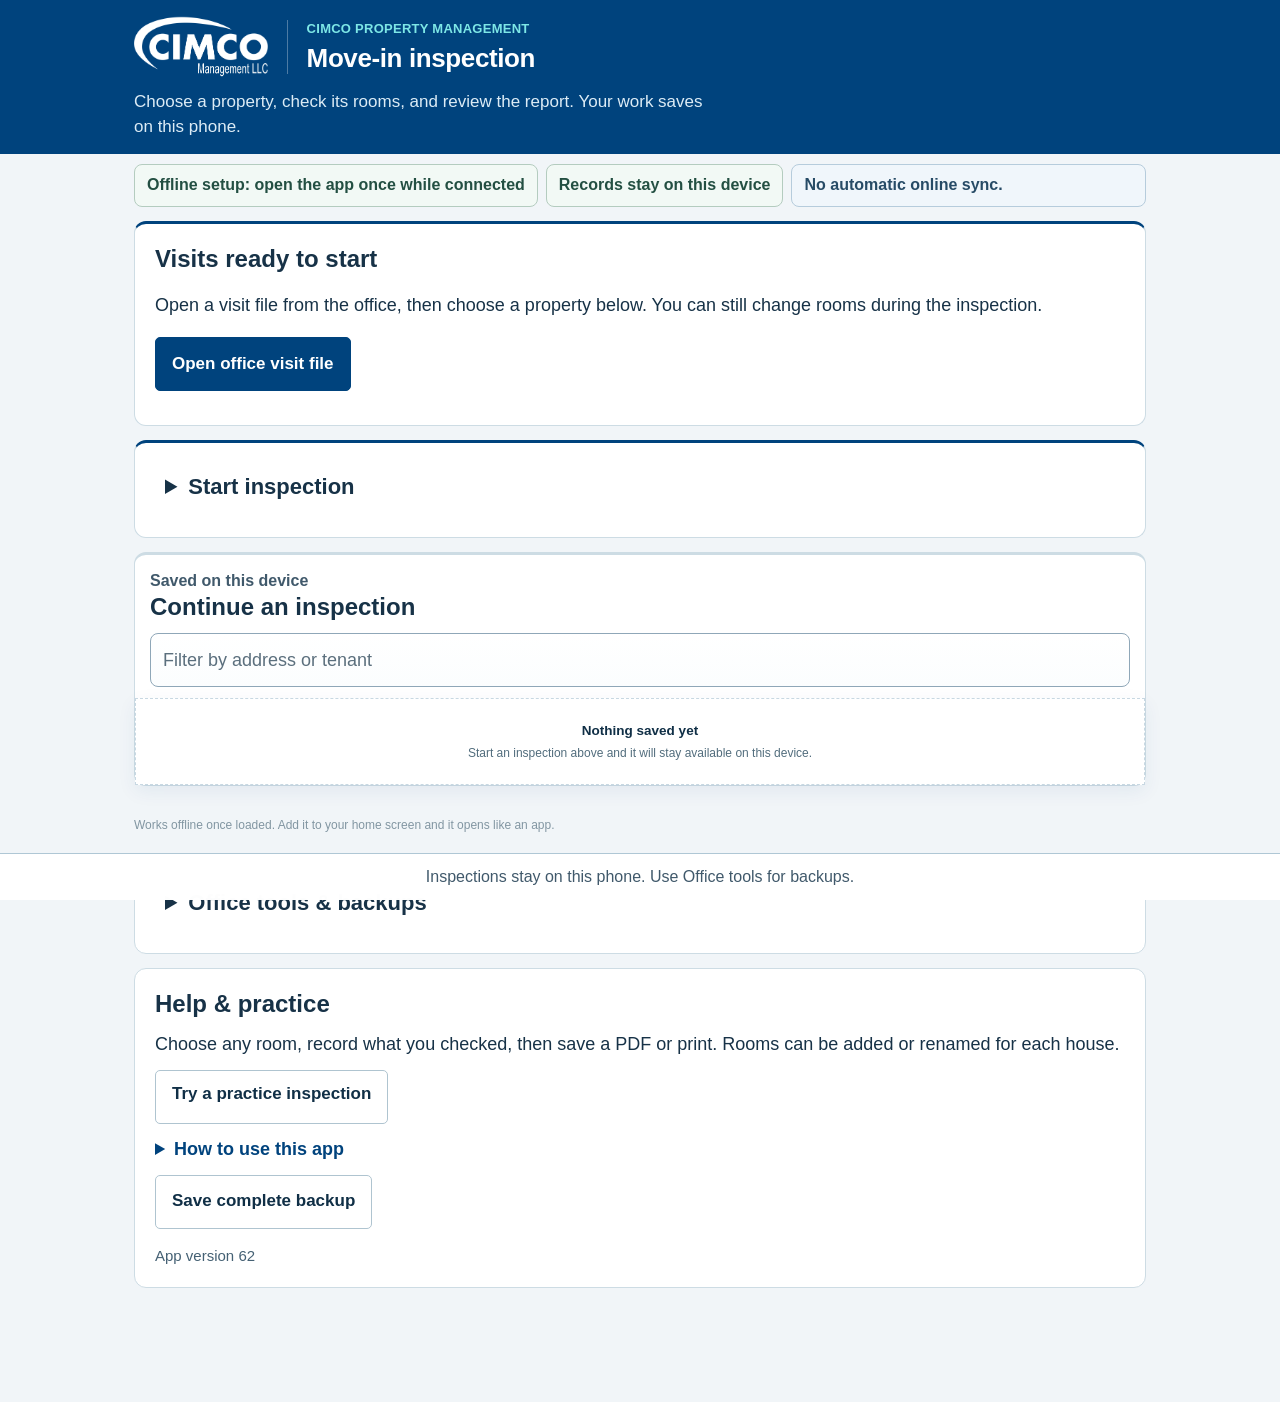
<file: move-in.html>
<!doctype html>
<meta charset="utf-8">
<meta name="viewport" content="width=device-width, initial-scale=1, viewport-fit=cover">
<title>CIMCO Property Inspection</title>
<meta name="theme-color" content="#00437D">
<meta name="apple-mobile-web-app-capable" content="yes">
<meta name="apple-mobile-web-app-status-bar-style" content="black-translucent">
<meta name="apple-mobile-web-app-title" content="Inspection">
<meta name="mobile-web-app-capable" content="yes">
<meta name="description" content="Fast property inspections for move-in, move-out, rent-ready, and routine property checks.">
<link rel="manifest" href="manifest.json">
<link rel="icon" href="./icon-192.png">


<style>
:root{
  --brand:#00437D; --brand-deep:#002E57; --brand-mid:#1E6C9F; --brand-light:#DCECF6; --brand-pale:#F3F8FB;
  --ink:#102F46; --slate:#526D7D; --mute:#8296A2;
  --paper:#EEF4F8; --card:#FFFFFF; --rule:#C8D8E2; --hair:#E5EEF3;
  --hivis:#2D83B8;
  --ok:#096C9D; --work:#B84C42; --na:#788B97;
  --flag:#B84C42;
}
body[data-mode="out"]{ --hivis:#1E6C9F; }
body[data-mode="ready"]{ --hivis:#347FAD; }
body[data-mode="routine"]{ --hivis:#236F9F; }
*{box-sizing:border-box}
html{-webkit-text-size-adjust:100%; overscroll-behavior-x:none}
body{
  margin:0; background:linear-gradient(180deg,#F8FBFD 0,#EEF4F8 46%,#E6F0F5 100%); color:var(--ink);
  font-family:"IBM Plex Sans",-apple-system,BlinkMacSystemFont,"Segoe UI",sans-serif;
  font-size:15px; line-height:1.5;
  padding-bottom:calc(88px + env(safe-area-inset-bottom));
}
h1,h2,h3{font-family:"Archivo","Helvetica Neue",Arial,sans-serif;margin:0;letter-spacing:-0.01em}
button,input,textarea,select{font-family:inherit;font-size:15px}
button{touch-action:manipulation;-webkit-tap-highlight-color:transparent;cursor:pointer}
textarea,input,select{font-size:16px}
.mini,.act,.newbtn,.chip,.cam{transition:transform .16s ease,box-shadow .16s ease,border-color .16s ease,background .2s ease}
.mini:active,.act:active,.newbtn:active,.chip:active,.cam:active{transform:scale(.97)}
@media (hover:hover){.newbtn:hover{transform:translateY(-2px);box-shadow:0 7px 16px rgba(33,51,50,.16)}.card:hover{box-shadow:0 8px 22px rgba(79,63,42,.08)}}
.wrap{max-width:880px;margin:0 auto;padding:0 14px}
.mono{font-family:"IBM Plex Mono",ui-monospace,Menlo,Consolas,monospace}
:focus-visible{outline:2.5px solid var(--hivis);outline-offset:2px}
@media (prefers-reduced-motion:reduce){*,*:before,*:after{animation-duration:.01ms!important;animation-iteration-count:1!important;transition:none!important;scroll-behavior:auto!important}}

/* ---------- masthead ---------- */
.mast{position:relative;overflow:hidden;background:linear-gradient(120deg,#FFFFFF 0%,#F1F7FB 58%,#DCECF6 100%);color:var(--ink);padding:18px 0 0;border-bottom:4px solid var(--brand);box-shadow:0 4px 16px rgba(0,67,125,.14)}
.mast:after{content:"";position:absolute;inset:0 0 0 56%;pointer-events:none;opacity:.38;background:repeating-linear-gradient(135deg,transparent 0 18px,rgba(0,67,125,.10) 18px 19px),repeating-linear-gradient(45deg,transparent 0 46px,rgba(30,108,159,.10) 46px 47px)}
.mast .wrap,.mast .rail,.mast .pad{position:relative;z-index:1}
.mast-head{display:grid;grid-template-columns:190px minmax(0,1fr);gap:20px;align-items:center}
.mast .sub{display:none;font-family:"IBM Plex Mono",ui-monospace,Menlo,Consolas,monospace;font-size:11px;color:var(--brand-mid);text-transform:uppercase;letter-spacing:.14em;margin-bottom:6px}
.mast h1{font-size:25px;font-weight:800;text-transform:uppercase;letter-spacing:.02em;line-height:1.05}
.mast .lede{color:var(--slate);font-size:13px;margin:9px 0 0 210px;max-width:58ch}
.mast .pad{height:18px}
.report-logo{display:block;width:190px;height:88px;object-fit:contain;object-position:left center;filter:drop-shadow(0 3px 7px rgba(0,67,125,.10))}
.rail{display:flex;gap:7px;overflow-x:auto;padding:14px 14px 15px;margin:0 auto;max-width:880px}
.rail::-webkit-scrollbar{height:5px}
.rail::-webkit-scrollbar-thumb{background:#3A4045;border-radius:9px}
.chip{flex:0 0 auto;background:rgba(255,255,255,.82);border:1px solid rgba(0,67,125,.18);color:var(--slate);border-radius:6px;
  padding:7px 10px;text-align:left;min-width:118px;font-size:12.5px;line-height:1.3}
.chip b{display:block;font-weight:600;color:var(--ink);white-space:nowrap}
.chip span{font-family:"IBM Plex Mono",ui-monospace,Menlo,Consolas,monospace;font-size:10px;color:var(--mute);letter-spacing:.06em}
.chip.on{background:var(--hivis);border-color:var(--hivis)}
.chip.on b,.chip.on span{color:#fff}
.chip .dot{display:inline-block;width:6px;height:6px;border-radius:50%;background:#E98D76;margin-left:5px;vertical-align:middle}
.chip.on .dot{background:#874130}
.chip .tick{color:#9ED8BD;font-weight:700}
.chip.on .tick{color:#fff}

/* ---------- cards ---------- */
.card{background:var(--card);border:1px solid var(--rule);border-top:3px solid var(--ink);padding:15px;margin:16px 0;border-radius:7px;box-shadow:0 5px 16px rgba(79,63,42,.055)}
.card h2{font-size:17px;font-weight:800;text-transform:uppercase;letter-spacing:.01em}
.eyebrow{font-family:"IBM Plex Mono",ui-monospace,Menlo,Consolas,monospace;font-size:10.5px;letter-spacing:.14em;text-transform:uppercase;color:var(--slate)}

/* header form */
.grid{display:grid;grid-template-columns:1fr 1fr;gap:9px;margin-top:12px}
.grid .full{grid-column:1/-1}
label.f{display:block}
label.f > span{display:block;font-family:"IBM Plex Mono",ui-monospace,Menlo,Consolas,monospace;font-size:10px;letter-spacing:.1em;text-transform:uppercase;color:var(--slate);margin-bottom:3px}
.in{width:100%;border:1px solid var(--rule);background:#FFFEFB;padding:9px 10px;border-radius:5px;color:var(--ink)}
.in:focus{background:#fff;border-color:var(--slate)}
textarea.in{resize:vertical;min-height:60px;line-height:1.45}
.seg{display:flex;gap:6px}
.seg button{flex:1;min-height:42px;border:1px solid var(--rule);background:#FFFEFB;color:var(--slate);border-radius:5px;font-family:"IBM Plex Mono",ui-monospace,Menlo,Consolas,monospace;font-size:12px;letter-spacing:.08em;text-transform:uppercase}
.seg button.on{background:var(--ink);border-color:var(--ink);color:var(--hivis)}
.form-switch{display:grid;grid-template-columns:minmax(0,1fr) minmax(150px,190px) auto;gap:8px;align-items:end;margin-top:12px;padding:10px;border:1px solid var(--rule);border-left:4px solid var(--brand);border-radius:6px;background:var(--brand-pale)}
.form-switch-copy{min-width:0}
.form-switch-copy b{display:block;font-size:13px;color:var(--ink)}
.form-switch-copy small{display:block;margin-top:2px;color:var(--slate);font-size:11.5px;line-height:1.35}
.form-switch label span{display:block;margin-bottom:3px;font:9px/1.2 "IBM Plex Mono",ui-monospace,monospace;letter-spacing:.1em;text-transform:uppercase;color:var(--slate)}
.form-switch select{min-height:38px;padding:7px 9px}
.form-switch .mini:disabled{opacity:.48;cursor:default}

/* progress strip */
.strip{margin-top:14px;height:12px;background:repeating-linear-gradient(45deg,#E8E0D2 0 6px,#DDD3C4 6px 12px);position:relative;overflow:hidden;border-radius:99px}
.strip i{position:absolute;inset:0 auto 0 0;width:0;background:var(--hivis);transition:width .4s cubic-bezier(.2,.8,.2,1)}
.strip.done i{background:var(--ok)}
.strip.blocked i{background:var(--work)}
.tally{display:flex;justify-content:space-between;align-items:baseline;margin-top:7px;font-family:"IBM Plex Mono",ui-monospace,Menlo,Consolas,monospace;font-size:11px;letter-spacing:.06em;color:var(--slate)}
.tally b{font-size:15px;color:var(--ink)}
.strip.bump i{animation:progress-glow .65s ease both}
.fieldpulse{display:grid;grid-template-columns:36px minmax(0,1fr) auto;gap:9px;align-items:center;margin-top:12px;padding:9px 10px;border:1px solid #E3D7C4;border-radius:7px;background:linear-gradient(100deg,#FFF8EC,#FFFDF8);box-shadow:inset 0 1px rgba(255,255,255,.8);transition:background .25s,border-color .25s,transform .25s}
.fieldpulse.complete{background:linear-gradient(100deg,#EDF8F1,#FFFDF8);border-color:#B8DCC7}
.pace-signal{width:32px;height:32px;display:grid;place-items:center;border-radius:50%;background:var(--ink);color:var(--hivis);font-family:"Archivo","Helvetica Neue",Arial,sans-serif;font-weight:800;font-size:16px;box-shadow:0 3px 8px rgba(39,66,74,.2)}
.fieldpulse.complete .pace-signal{background:var(--ok);color:#fff}
.pace-copy{min-width:0;display:grid;gap:1px}
.pace-copy b{font-size:13px;line-height:1.2}
.pace-copy small{font-size:11.5px;color:var(--slate);line-height:1.25}
.pace-badge{font-family:"IBM Plex Mono",ui-monospace,Menlo,Consolas,monospace;font-size:9px;letter-spacing:.09em;color:#6E5837;border:1px solid #DEC9A9;border-radius:99px;padding:4px 6px;white-space:nowrap}
.fieldpulse.complete .pace-badge{color:var(--ok);border-color:#A5D1B5}
@keyframes progress-glow{0%{filter:brightness(1)}45%{filter:brightness(1.35);box-shadow:0 0 0 5px rgba(213,162,94,.2)}100%{filter:brightness(1);box-shadow:none}}
.print-meta{display:none}
.print-label,.print-sig-name{display:none}
.walk-progress{position:fixed;z-index:45;left:50%;top:9px;width:min(calc(100vw - 22px),460px);padding:8px 10px;border:1px solid #D8CCB7;border-radius:8px;background:rgba(255,253,249,.97);box-shadow:0 8px 22px rgba(31,52,53,.18);color:var(--ink);font:inherit;text-align:left;cursor:pointer;opacity:0;pointer-events:none;transform:translate(-50%,-130%);transition:transform .24s ease,opacity .2s ease;backdrop-filter:blur(12px)}
.walk-progress.show{opacity:1;pointer-events:auto;transform:translate(-50%,0)}
.walk-progress-top{display:flex;align-items:baseline;justify-content:space-between;gap:8px}
.walk-progress-top b{font-family:"Archivo","Helvetica Neue",Arial,sans-serif;font-size:12px;line-height:1.1}
.walk-progress-top small{font-family:"IBM Plex Mono",ui-monospace,Menlo,Consolas,monospace;font-size:9px;letter-spacing:.045em;color:var(--slate);white-space:nowrap}
.walk-progress-line{display:grid;grid-template-columns:1fr auto;align-items:center;gap:8px;margin-top:6px}
.walk-progress-line i{display:block;height:6px;overflow:hidden;border-radius:99px;background:#E8E0D2}
.walk-progress-line em{display:block;width:0;height:100%;border-radius:inherit;background:var(--hivis);transition:width .35s cubic-bezier(.2,.8,.2,1),background .25s}
.walk-progress.complete .walk-progress-line em{background:var(--ok)}
.walk-progress-line strong{font-family:"IBM Plex Mono",ui-monospace,Menlo,Consolas,monospace;font-size:11px;color:var(--ink)}

/* legend */
.legend{display:grid;grid-template-columns:repeat(3,1fr);gap:6px;margin-top:13px;padding-top:13px;border-top:1px solid var(--rule)}
.lg{display:flex;align-items:center;gap:7px;font-size:12px;color:var(--slate)}
.tag{width:26px;height:26px;flex:0 0 auto;display:grid;place-items:center;border-radius:5px;color:#fff;
  font-family:"IBM Plex Mono",ui-monospace,Menlo,Consolas,monospace;font-weight:600;font-size:13px}
.t-ok{background:var(--ok)} .t-work{background:var(--work)} .t-na{background:var(--na)}

/* ---------- spaces ---------- */
.sec{background:var(--card);border:1px solid var(--rule);margin-bottom:10px;border-radius:7px;overflow:hidden;box-shadow:0 3px 10px rgba(79,63,42,.035)}
.sec>summary{list-style:none;padding:12px 14px;display:flex;align-items:center;gap:9px;font-family:"Archivo","Helvetica Neue",Arial,sans-serif;font-weight:600;font-size:15.5px}
.sec>summary::-webkit-details-marker{display:none}
.caret{color:var(--mute);font-size:11px;transition:transform .2s}
details[open]>summary .caret{transform:rotate(90deg)}
.count{margin-left:auto;font-family:"IBM Plex Mono",ui-monospace,Menlo,Consolas,monospace;font-size:11px;color:var(--slate);letter-spacing:.05em;white-space:nowrap}
.count.flag{color:var(--work);font-weight:600}
.count.ok{color:var(--ok)}
.carry-badge{margin-left:2px;padding:2px 5px;border:1px solid #AFC8D7;border-radius:99px;background:var(--brand-pale);color:var(--brand);font:8px/1.2 "IBM Plex Mono",ui-monospace,monospace;letter-spacing:.06em;text-transform:uppercase;white-space:nowrap}
.sectools{display:flex;gap:6px;flex-wrap:wrap;padding:0 14px 11px;border-bottom:1px solid var(--rule)}
.mini{border:1px solid var(--rule);background:#FFFEFB;color:var(--slate);border-radius:5px;padding:7px 10px;min-height:36px;
  font-family:"IBM Plex Mono",ui-monospace,Menlo,Consolas,monospace;font-size:11px;letter-spacing:.07em;text-transform:uppercase}
.mini:hover{border-color:var(--slate);color:var(--ink)}
.mini.go{border-color:var(--ok);color:var(--ok)}
.mini.warn{border-color:var(--rule);color:var(--work)}
.roomtools{margin:0 0 12px;padding:13px 14px;border:1px solid var(--rule);border-left:4px solid var(--hivis);border-radius:7px;background:linear-gradient(110deg,#FFF9EF,#FFFDF9);box-shadow:0 3px 10px rgba(79,63,42,.035)}
.roomtools-head{display:flex;align-items:flex-start;justify-content:space-between;gap:12px}
.roomtools-head b{display:block;font-size:14px;color:var(--ink)}
.roomtools-head span{display:block;margin-top:2px;font-size:11.5px;line-height:1.35;color:var(--slate)}
.roomquick{display:flex;gap:6px;flex-wrap:wrap;margin-top:10px}
.roomquick .mini{background:#fff;min-height:38px}
.roomquick .room-primary{border-color:var(--hivis);color:var(--ink)}
.roomtools-note{margin-top:8px;font:10px/1.4 "IBM Plex Mono",ui-monospace,monospace;color:var(--mute)}
.print-room-groups{display:none}

/* desktop room bookmarks + compact mobile jump control */
.section-bookmarks{display:none;position:fixed;z-index:32;top:150px;left:max(12px,calc(50% - 630px));width:174px;max-height:calc(100vh - 176px);overflow:auto;padding:11px;background:rgba(255,253,249,.97);border:1px solid var(--rule);border-top:3px solid var(--ink);border-radius:7px;box-shadow:0 7px 20px rgba(42,54,51,.12);backdrop-filter:blur(10px)}
.section-bookmarks h2{font-size:10px;letter-spacing:.12em;text-transform:uppercase;color:var(--slate);margin:0 0 7px;padding:0 4px}
.section-bookmark{width:100%;display:grid;grid-template-columns:minmax(0,1fr) auto;gap:6px;align-items:center;border:0;border-top:1px solid var(--hair);background:transparent;color:var(--ink);padding:8px 4px;text-align:left;font-size:12px;line-height:1.25}
.section-bookmark:first-of-type{border-top:0}
.section-bookmark span{overflow:hidden;text-overflow:ellipsis;white-space:nowrap}
.section-bookmark small{font:9px/1 "IBM Plex Mono",ui-monospace,monospace;color:var(--mute)}
.section-bookmark:hover{color:var(--ok)}
.section-bookmark.on{color:var(--ink);font-weight:600;background:#F5EBDD;box-shadow:inset 3px 0 var(--hivis);padding-left:9px}
.section-bookmark.flag small{color:var(--work);font-weight:600}
.room-jump-mobile{display:none;margin:12px 0 4px;padding:9px 10px;border:1px solid var(--rule);border-left:4px solid var(--hivis);border-radius:6px;background:rgba(255,253,249,.96);box-shadow:0 3px 10px rgba(79,63,42,.055)}
.room-jump-mobile span{display:block;margin-bottom:3px;font:9px/1.2 "IBM Plex Mono",ui-monospace,monospace;letter-spacing:.1em;text-transform:uppercase;color:var(--slate)}
.room-jump-mobile select{width:100%;border:0;background:transparent;color:var(--ink);font-weight:600;padding:4px 1px}
@media (min-width:1180px){body[data-view="editor"] .section-bookmarks{display:block}}
@media (max-width:1179px){body[data-view="editor"] .room-jump-mobile{display:block}}

.item{padding:11px 14px;border-top:1px solid var(--hair)}
.item.flagged{background:#FFF5F0}
.item.is-na .iname{color:var(--na);text-decoration:line-through}
.itop{display:flex;align-items:center;gap:9px}
.iname{flex:1;font-size:14.5px;line-height:1.35}
.base{display:block;font-family:"IBM Plex Mono",ui-monospace,Menlo,Consolas,monospace;font-size:10px;letter-spacing:.06em;color:var(--mute);text-transform:uppercase;margin-top:2px}
.base.chg{color:var(--work);font-weight:600}
.cam{flex:0 0 auto;width:38px;height:38px;border:1px solid var(--rule);background:#FFFEFB;border-radius:5px;font-size:16px;line-height:1;position:relative}
.cam b{position:absolute;top:-6px;right:-6px;background:var(--ink);color:var(--hivis);border-radius:9px;font-family:"IBM Plex Mono",ui-monospace,Menlo,Consolas,monospace;font-size:10px;padding:1px 5px}
.pad6{display:grid;grid-template-columns:repeat(3,1fr);gap:6px;margin-top:9px}
.k{min-height:48px;border:1px solid var(--rule);background:#FFFEFB;border-radius:5px;
  font-family:"IBM Plex Mono",ui-monospace,Menlo,Consolas,monospace;font-weight:600;font-size:14px;color:var(--slate);display:grid;place-items:center;line-height:1;transition:transform .16s ease,box-shadow .16s ease,border-color .16s ease,background .2s ease}
.k small{display:block;white-space:nowrap;font-size:8px;letter-spacing:.06em;font-weight:400;margin-top:1px;color:var(--mute)}
.k:hover{border-color:var(--slate)}
.k:active{transform:scale(.94)}
.k.on{color:#fff;border-color:transparent}
.k.on small{color:rgba(255,255,255,.75)}
.k.on.k-ok{background:var(--ok)} .k.on.k-work{background:var(--work)} .k.on.k-na{background:var(--na)}
.item.just-marked{animation:item-set .48s ease both}
.item.just-marked .k.on{animation:status-pop .48s cubic-bezier(.18,.89,.32,1.28) both;box-shadow:0 6px 14px rgba(39,66,74,.16)}
.sec.section-finish>summary{animation:section-win .6s ease both}
@keyframes status-pop{0%{transform:scale(.86)}55%{transform:scale(1.1)}100%{transform:scale(1)}}
@keyframes item-set{0%{background:#FFF9E8}100%{background:inherit}}
@keyframes section-win{0%{background:#FFF3D9}100%{background:var(--card)}}
.note{width:100%;margin-top:8px;border:1px solid var(--rule);border-left:3px solid var(--work);padding:8px 9px;
  background:#fff;resize:vertical;min-height:40px;font-size:16px;line-height:1.45;display:none}
.item.flagged .note,.item.is-na .note{display:block}
.thumbs{display:flex;gap:6px;flex-wrap:wrap;margin-top:8px}
.thumbs img{width:56px;height:56px;object-fit:cover;border:1px solid var(--rule);border-radius:2px;cursor:pointer}
.pcode,.pnote,.pfigs{display:none}
@media print{#dictCard{display:none!important}}
.appx{display:none}

/* exceptions block */
.block{background:linear-gradient(120deg,#243F46,#31565A);color:var(--paper);padding:15px;margin-bottom:12px;border-radius:7px;border:1px solid #203A42;box-shadow:0 5px 16px rgba(33,51,50,.12)}
.block h3{color:var(--hivis);font-size:11.5px;text-transform:uppercase;letter-spacing:.14em;font-family:"IBM Plex Mono",ui-monospace,Menlo,Consolas,monospace;font-weight:600}
.block ul{margin:10px 0 0;padding-left:17px;font-size:13.5px;color:#DDE1E4}
.block li{margin-bottom:6px}
.block li b{color:#fff}
.block .none{margin-top:8px;font-size:13.5px;color:#9BA1A6}
.block .code{font-family:"IBM Plex Mono",ui-monospace,Menlo,Consolas,monospace;color:var(--hivis);font-size:11px;letter-spacing:.08em}

/* worksheet */
.wk{border-top:1px solid var(--rule);margin-top:12px;padding-top:10px}
.wkrow{display:flex;align-items:center;gap:8px;padding:9px 0;border-bottom:1px solid var(--hair);flex-wrap:wrap}
.wkrow .wn{flex:1 1 100%;font-size:13.5px}
.wkrow .wn i{font-style:normal;color:var(--slate);font-size:12px}
.money-entry{display:grid;grid-template-columns:auto minmax(0,1fr);align-items:center;border:1px solid var(--rule);border-radius:5px;background:#fff;overflow:hidden}
.money-entry .currency-prefix{padding-left:10px;color:var(--slate);font-family:"IBM Plex Mono",ui-monospace,Menlo,Consolas,monospace}
.money-entry .in{width:100%;border:0!important;background:transparent;padding-left:5px;box-shadow:none!important}
.wkrow .money-entry{width:112px}
.wkrow .money{width:100%}
.wkrow .seg{flex:1;min-width:180px}
.wkrow .seg button{min-height:36px;font-size:10.5px}
.wtot{display:flex;justify-content:space-between;align-items:baseline;padding-top:11px;font-family:"IBM Plex Mono",ui-monospace,Menlo,Consolas,monospace;font-size:12px;letter-spacing:.06em;color:var(--slate)}
.wtot b{font-family:"Archivo","Helvetica Neue",Arial,sans-serif;font-size:20px;color:var(--ink)}
.wtot b.empty{display:inline-block;min-width:112px;min-height:1.25em;border-bottom:1px solid var(--ink)}
.manual-pricing{display:none}

/* signatures */
.sigs{display:grid;grid-template-columns:1fr 1fr;gap:10px;margin-top:12px}
.sigbox{border:1px solid var(--rule);background:#FFFEFB;padding:9px}
.sig-surface{position:relative}
.sigbox canvas{width:100%;height:auto;aspect-ratio:30/11;background:#fff;border:1px dashed var(--rule);touch-action:none;display:block}
.sig-print{display:none}
.sigbox .row{display:flex;gap:6px;align-items:center;margin-top:7px}
.ack{font-size:12.5px;color:var(--slate);margin-top:11px;line-height:1.5;border-left:3px solid var(--hivis);padding-left:10px}

/* dictation */
.drow{display:flex;align-items:center;gap:9px;padding:8px 0;border-bottom:1px solid var(--hair);font-size:13.5px}
.drow .dt{flex:1;min-width:0}
.drow .dt b{font-weight:600}
.drow .dt i{display:block;font-style:normal;font-size:12px;color:var(--slate);margin-top:1px}
.dtag{flex:0 0 auto;padding:3px 8px;border-radius:5px;color:#fff;font-family:"IBM Plex Mono",ui-monospace,monospace;font-size:11px;letter-spacing:.05em}
.dtag.k-ok{background:var(--ok)} .dtag.k-work{background:var(--work)} .dtag.k-na{background:var(--na)}
.drop{border:0;background:none;color:var(--mute);font-size:17px;line-height:1;padding:4px 6px}
.drop:hover{color:var(--work)}
.dnote{font-size:12.5px;color:var(--slate);margin:10px 0 0;padding-left:10px;border-left:3px solid var(--hivis)}
#micBtn.live{background:var(--work);border-color:var(--work);color:#fff}
.localvoice{margin-top:11px;padding:11px;border:1px solid #D8CCB7;border-radius:6px;background:linear-gradient(110deg,#FFF9EE,#FFFDF9)}
#dictCard,[data-transcription-beta]{display:none!important}
.localvoice b{font-size:12.5px}
.localvoice p{margin:4px 0 0;font-size:12px;line-height:1.45;color:var(--slate)}
.dicthints{display:none;align-items:center;gap:7px;flex-wrap:wrap;margin-top:7px;padding:7px 9px;border-left:3px solid var(--hivis);background:#FFF8EC;color:var(--slate);font-size:11.5px;line-height:1.35}
.dicthints.on{display:flex}.dicthints button{font-size:10.5px;padding:6px 8px;min-height:30px}
.voice-status{display:grid;grid-template-columns:minmax(0,1fr) auto;gap:5px 8px;align-items:center;margin-top:9px;font-family:"IBM Plex Mono",ui-monospace,Menlo,Consolas,monospace;font-size:10px;letter-spacing:.04em;color:var(--slate)}
.voice-status b{font-size:10px;color:var(--ink);font-weight:700;font-variant-numeric:tabular-nums}
.voice-status small{grid-column:1/-1;font-size:9.5px;letter-spacing:.02em;color:var(--mute)}
.voice-status i{grid-column:1/-1;display:block;height:7px;overflow:hidden;border-radius:99px;background:#E6DDCF}
.voice-status i em{display:block;width:0;height:100%;border-radius:inherit;background:var(--hivis);transition:width .25s ease}
.voice-status.preparing i em{animation:voice-sweep 1.15s ease-in-out infinite}
.voice-status.done i em{width:100%!important;background:var(--ok)}
@keyframes voice-sweep{0%{width:8%}50%{width:72%}100%{width:8%}}
.officeai{position:relative;margin-top:12px;padding:13px;border:1px solid #A9C8C4;border-radius:7px;background:linear-gradient(125deg,#EEF8F5,#FFFDF8);overflow:hidden}
.officeai:after{content:"AI";position:absolute;right:-4px;top:-20px;font-family:"Archivo",sans-serif;font-size:76px;font-weight:800;color:#2F78660B;pointer-events:none}
.officeai-head{position:relative;z-index:1;display:flex;justify-content:space-between;align-items:center;gap:8px}
.officeai-head b{font-family:"Archivo",sans-serif;font-size:14px;color:var(--ink)}
.beta-pill{padding:3px 7px;border-radius:99px;background:#DCEFE8;color:#276653;font-family:"IBM Plex Mono",monospace;font-size:9px;letter-spacing:.08em;font-weight:600}
.officeai p{position:relative;z-index:1;margin:5px 0 0;font-size:12px;line-height:1.45;color:var(--slate)}
.officeai .row{position:relative;z-index:1}
.office-status{position:relative;z-index:1;display:grid;grid-template-columns:minmax(0,1fr) auto;gap:5px 8px;align-items:center;margin-top:10px;font-family:"IBM Plex Mono",monospace;font-size:10px;color:var(--slate)}
.office-status strong{font-size:10px;color:var(--ink)}
.office-status small{grid-column:1/-1;line-height:1.35;color:var(--mute)}
.office-status i{grid-column:1/-1;height:8px;overflow:hidden;border-radius:99px;background:#DCE5DF}
.office-status em{display:block;width:0;height:100%;border-radius:inherit;background:linear-gradient(90deg,var(--hivis),var(--ok));transition:width .28s ease}
.office-status.busy em{box-shadow:0 0 10px rgba(47,120,102,.35)}
.office-status.failed strong{color:var(--work)}
.office-status.done strong{color:var(--ok)}
.office-review{position:relative;z-index:1;display:none;margin-top:9px;padding:8px 9px;border-left:3px solid var(--ok);background:#fff;font-size:11.5px;color:var(--slate);line-height:1.45}
.office-review.on{display:block}
.backupvoice{padding:0;background:#FFFCF7}
.backupvoice summary{cursor:pointer;padding:10px 11px;font-family:"IBM Plex Mono",monospace;font-size:10px;letter-spacing:.06em;color:var(--slate)}
.backupvoice[open]{padding:0 11px 11px}.backupvoice[open] summary{margin:0 -11px 8px;border-bottom:1px solid var(--hair)}
.pair-status{padding:8px 10px;margin:9px 0;border-radius:5px;background:#F4F0E8;font-size:12px;color:var(--slate)}
.pair-status.ok{background:#EAF6EE;color:#276653}.pair-status.bad{background:#FFF0EC;color:#9C422F}

/* home */
.new{display:grid;grid-template-columns:1fr;gap:9px;margin-top:12px}
.newbtn{border:1px solid var(--ink);background:linear-gradient(120deg,#27424A,#31565A);color:var(--paper);text-align:left;padding:14px;border-radius:7px;box-shadow:0 3px 9px rgba(33,51,50,.12)}
.newbtn b{display:block;font-family:"Archivo","Helvetica Neue",Arial,sans-serif;font-weight:800;font-size:16px;text-transform:uppercase;letter-spacing:.02em;color:#fff}
.newbtn span{display:block;font-size:12.5px;color:#A9AFB4;margin-top:3px}
.newbtn.alt{background:var(--card);color:var(--ink)}
.newbtn.alt b{color:var(--ink)} .newbtn.alt span{color:var(--slate)}
.newbtn.ready{background:#FFF6E8;border-color:#C98B4B;color:var(--ink)}
.newbtn.ready b{color:#7C4E20}.newbtn.ready span{color:#765B36}
.newbtn.routine{background:#F2F7EA;border-color:#7B9A62;color:var(--ink)}
.newbtn.routine b{color:#426333}.newbtn.routine span{color:#5C7050}
.quickstart{display:grid;grid-template-columns:1fr 120px;gap:9px;margin-top:12px}
.quickstart .f{margin:0}
.quickstart .f.full{grid-column:1/-1}
.checkrow{display:flex;gap:7px;flex-wrap:wrap}
.checkrow label{display:flex;align-items:center;gap:6px;border:1px solid var(--rule);background:#FFFEFB;border-radius:5px;padding:8px 10px;font-size:13px}
.checkrow input{accent-color:var(--ink);width:16px;height:16px;margin:0}
.readyonly{display:none}
.routineonly{display:none}
body[data-mode="ready"] .readyonly{display:block}
body[data-mode="ready"] .readyonly.f{display:block}
body[data-mode="routine"] .routineonly{display:block}
body[data-mode="routine"] .routineonly.f{display:block}
body[data-mode="ready"] .signCard{display:none}
.inoutonly{display:block}
body[data-mode="ready"] .inoutonly{display:none!important}
body[data-mode="routine"] .moveonly{display:none!important}
.row{display:flex;gap:9px;flex-wrap:wrap;align-items:center}
.recrow{display:flex;align-items:stretch;border-top:1px solid var(--hair);background:var(--card)}
.recrow:first-of-type{border-top:none}
.rec{display:flex;align-items:center;gap:11px;padding:12px 14px;border:0;background:var(--card);flex:1;min-width:0;text-align:left}
.recdelete{flex:0 0 auto;align-self:center;margin-right:10px;padding:7px 8px;border:1px solid #D9B7AF;border-radius:5px;background:#FFF8F6;color:#A43D2B;font-family:"IBM Plex Mono",ui-monospace,Menlo,Consolas,monospace;font-size:9px;letter-spacing:.06em;text-transform:uppercase;cursor:pointer}
.recdelete:hover,.recdelete:focus-visible{background:#A43D2B;color:#fff;border-color:#A43D2B}
.rec .badge{flex:0 0 auto;width:44px;height:44px;display:grid;place-items:center;border-radius:6px;background:var(--ink);color:var(--hivis);
  font-family:"IBM Plex Mono",ui-monospace,Menlo,Consolas,monospace;font-size:11px;font-weight:600;letter-spacing:.04em}
.rec .badge.out{background:#0E3B4C;color:#4FC3E8}
.rec .badge.ready{background:#FFF0D5;color:#8B5208}
.rec .badge.routine{background:#EDF5E4;color:#426333}
.rec .rt{flex:1;min-width:0}
.rec .rt b{display:block;font-weight:600;font-size:14.5px;white-space:nowrap;overflow:hidden;text-overflow:ellipsis}
.rec .rt span{display:block;font-family:"IBM Plex Mono",ui-monospace,Menlo,Consolas,monospace;font-size:10.5px;color:var(--slate);letter-spacing:.06em;text-transform:uppercase;white-space:nowrap;overflow:hidden;text-overflow:ellipsis}
.rec .pc{font-family:"IBM Plex Mono",ui-monospace,Menlo,Consolas,monospace;font-size:11px;color:var(--slate)}
.empty{padding:22px 14px;text-align:center;color:var(--slate);font-size:13.5px;background:var(--card);border:1px dashed var(--rule)}

/* bottom bar */
.bar{position:fixed;left:0;right:0;bottom:0;background:rgba(255,253,249,.96);border-top:2px solid var(--ink);z-index:30;
  padding:9px 14px calc(9px + env(safe-area-inset-bottom));display:flex;gap:7px;align-items:center}
.bar .st{flex:1;min-width:0;font-family:"IBM Plex Mono",ui-monospace,Menlo,Consolas,monospace;font-size:11.5px;color:var(--slate);letter-spacing:.05em;
  white-space:nowrap;overflow:hidden;text-overflow:ellipsis}
.bar .st b{color:var(--ink)}
.act{font-family:"Archivo","Helvetica Neue",Arial,sans-serif;font-weight:600;font-size:13px;border:1px solid var(--ink);background:var(--card);color:var(--ink);
  padding:11px 13px;border-radius:5px;white-space:nowrap;min-height:44px}
.act:hover{background:var(--hivis)}
.act.ghost{border-color:var(--rule);color:var(--slate)}
.act.ghost:hover{background:#F3F1EA;color:var(--ink)}
.act.solid{background:var(--ink);color:#fff}
.act.solid:hover{background:#000}

/* lightbox + toast */
.lb{position:fixed;inset:0;background:rgba(10,11,12,.92);z-index:60;display:none;align-items:center;justify-content:center;flex-direction:column;gap:14px;padding:16px}
.lb.on{display:flex}
.lb img{max-width:100%;max-height:74vh;object-fit:contain}
.mcard{background:var(--card);border-top:3px solid var(--ink);width:100%;max-width:430px;padding:16px;max-height:82vh;overflow:auto}
.mcard .recrow{border-top:1px solid var(--hair)}
.bugnote{margin:10px 0;padding:9px 10px;border-left:3px solid var(--hivis);background:#FFF8EC;color:var(--slate);font-size:12px;line-height:1.45}
.bugstatus{margin:9px 0;padding:8px 10px;background:#F3F1EA;color:var(--slate);font:10.5px/1.45 "IBM Plex Mono",ui-monospace,Menlo,Consolas,monospace;white-space:pre-wrap;word-break:break-word}
.toast{position:fixed;left:50%;transform:translateX(-50%);bottom:calc(96px + env(safe-area-inset-bottom));background:var(--ink);color:#fff;
  padding:10px 16px;border-radius:2px;font-family:"IBM Plex Mono",ui-monospace,Menlo,Consolas,monospace;font-size:12px;letter-spacing:.06em;z-index:70;opacity:0;
  pointer-events:none;transition:opacity .25s}
.toast.on{opacity:1}
#celebrate{position:fixed;inset:0;z-index:80;pointer-events:none;overflow:hidden}
.confetti{position:absolute;left:50%;bottom:13%;width:8px;height:13px;border-radius:2px;background:var(--tone);opacity:0;animation:confetti-burst .95s cubic-bezier(.18,.72,.26,1) both}
@keyframes confetti-burst{0%{opacity:0;transform:translate(-50%,0) rotate(0deg) scale(.55)}10%{opacity:1}100%{opacity:0;transform:translate(calc(-50% + var(--x)),var(--y)) rotate(var(--spin)) scale(1)}}
.foot{font-size:12px;color:var(--mute);padding:16px 0 8px;line-height:1.6}
.hide{display:none!important}

/* ---------- CIMCO brand system ---------- */
.card,.sec,.section-bookmarks,.room-jump-mobile,.bar,.mcard,.rec,.recrow,.empty{background:var(--card);border-color:var(--rule);box-shadow:0 6px 18px rgba(0,67,125,.07)}
.card,.section-bookmarks,.mcard{border-top-color:var(--brand)}
.in,.mini,.cam,.k,.seg button,.checkrow label,.sigbox{background:#fff;border-color:var(--rule)}
.strip,.walk-progress-line i{background:repeating-linear-gradient(45deg,#DFEAF1 0 6px,#D2E0E9 6px 12px)}
.fieldpulse{border-color:#C9DDE9;background:linear-gradient(100deg,#EDF6FB,#FFFFFF)}
.fieldpulse.complete{border-color:#A9CBDD;background:linear-gradient(100deg,#E5F2F8,#FFFFFF)}
.pace-badge{color:var(--brand);border-color:#A9C9DC}
.fieldpulse.complete .pace-badge{color:var(--brand);border-color:#8CBBD3}
.roomtools{border-color:var(--rule);border-left-color:var(--hivis);background:linear-gradient(110deg,#EDF6FB,#FFFFFF);box-shadow:0 4px 12px rgba(0,67,125,.05)}
.section-bookmark.on{background:var(--brand-light);box-shadow:inset 3px 0 var(--brand)}
.room-jump-mobile{background:rgba(255,255,255,.97)}
.item.flagged{background:#FFF3F1}
.block{background:linear-gradient(120deg,var(--brand-deep),var(--brand));border-color:var(--brand-deep);box-shadow:0 6px 18px rgba(0,47,87,.15)}
.block ul{color:#E5F1F8}.block .none{color:#B8D0DE}
.newbtn{background:linear-gradient(120deg,var(--brand-deep),var(--brand));border-color:var(--brand);box-shadow:0 4px 12px rgba(0,67,125,.16)}
.newbtn.ready,.newbtn.routine{background:var(--brand-pale);border-color:#8DB6CE;color:var(--ink)}
.newbtn.ready b,.newbtn.routine b{color:var(--brand)}
.newbtn.ready span,.newbtn.routine span{color:var(--slate)}
.rec .badge,.rec .badge.out{background:var(--brand);color:#fff}
.rec .badge.ready,.rec .badge.routine{background:var(--brand-light);color:var(--brand)}
.bar{border-top-color:var(--brand);backdrop-filter:blur(14px)}
.act:hover{background:var(--brand-light)}
.act.solid{background:var(--brand);border-color:var(--brand)}
.act.solid:hover{background:var(--brand-mid)}
.act.ghost:hover,.bugstatus{background:var(--brand-pale)}
.bugnote{background:#EAF4FA;border-left-color:var(--brand-mid)}
.toast{background:var(--brand-deep)}
.cam b{background:var(--brand);color:#fff}
.walk-progress{border-color:#BDD3E0;background:rgba(255,255,255,.97);box-shadow:0 8px 22px rgba(0,67,125,.16)}
.localvoice,.dicthints,.officeai,.pair-status{background:var(--brand-pale);border-color:#BDD5E3}

@media (max-width:560px){
  .mast-head{grid-template-columns:126px minmax(0,1fr);gap:12px}
  .report-logo{width:126px;height:62px}
  .mast .lede{margin-left:138px;font-size:12px}
  .mast h1{font-size:21px}
  .form-switch{grid-template-columns:minmax(0,1fr) auto;align-items:end}
  .form-switch-copy{grid-column:1/-1}
  .grid{grid-template-columns:1fr}
  .sigs{grid-template-columns:1fr}
  .legend{grid-template-columns:repeat(2,1fr)}
  .bar .st{display:none}
  .act{flex:1;text-align:center;padding:11px 6px}
  .quickstart{grid-template-columns:1fr}
}

@media (min-width:620px){
  .item{display:grid;grid-template-columns:1fr auto;column-gap:14px;align-items:center}
  .itop{grid-column:1}
  .pad6{grid-column:2;margin-top:0;grid-template-columns:repeat(3,96px)}
  .note,.thumbs{grid-column:1/-1}
}
@media print{
  @page{margin:11mm 12mm 13mm}
  .mast .lede,.rail,.bar,.sectools,.pad6,.cam,.mini,.toast,.lb,#celebrate,#fieldPulse,#walkProgress,#sectionBookmarks,.room-jump-mobile,.noprint,#dictCard,#addSpaces,#edFoot,.roomtools{display:none!important}
  body{background:#fff;padding:0;font-size:10pt;line-height:1.35;color:#151515;-webkit-print-color-adjust:exact;print-color-adjust:exact}
  .wrap{max-width:none!important;width:auto!important;padding-left:8mm!important;padding-right:8mm!important}
  .mast{background:#fff;color:#111;padding:0 0 3mm;border-bottom:2px solid #1B3C46;margin:0 8mm}
  .mast:after{display:none}
  .mast .wrap{padding:0!important}
  .mast-head{display:grid;grid-template-columns:31mm minmax(0,1fr);gap:4mm;align-items:center;min-height:14mm}
  .report-logo{display:block;width:31mm;max-height:14mm;object-fit:contain;object-position:left center;filter:none}
  .mast-copy{border-left:1px solid #A7B0B2;padding-left:4mm;min-width:0}
  .mast .sub{display:block;color:#47565B;font-size:7.5pt;letter-spacing:.14em}
  .mast h1{font-size:18pt;line-height:1.1;letter-spacing:.015em;margin:2px 0 0;color:#173943}
  .card{border:0!important;box-shadow:none!important;border-radius:0!important;break-inside:avoid;margin:0;padding:0;background:#fff}
  #editor > .card:first-of-type{margin:0 0 10px!important;padding:0 0 9px!important;border-bottom:1px solid #78858A!important}
  #edEyebrow{display:none!important}
  #edAddr{font-size:14pt;line-height:1.2;margin:0 0 5px;color:#111}
  #editor > .card:first-of-type .strip,#editor > .card:first-of-type .tally,#editor > .card:first-of-type #metaBox,#editor > .card:first-of-type .legend{display:none!important}
  .print-meta{display:grid;grid-template-columns:repeat(3,minmax(0,1fr));gap:5px 16px;margin-top:7px;color:#151515}
  .print-meta span{font-size:9.2pt;line-height:1.35;overflow-wrap:anywhere}
  .print-meta b{display:block;font-family:"IBM Plex Mono",ui-monospace,Menlo,Consolas,monospace;font-size:7.3pt;letter-spacing:.07em;text-transform:uppercase;color:#59666A;margin:0 0 1px}
  .sec{border:0!important;border-top:1px solid #A7B0B2!important;border-radius:0!important;box-shadow:none!important;margin:8px 0 0;break-inside:auto}
  .sec.room-space{display:none!important}
  .print-room-groups{display:block;margin-top:8px}
  .print-room-group{break-inside:avoid;margin:8px 0 0;border-top:1.5px solid #1B3C46;padding-top:5px}
  .print-room-group h2{font-size:11.5pt;color:#173943;margin:0 0 2px}
  .print-room-group p{font-size:7.5pt;color:#59666A;margin:0 0 4px}
  .room-matrix{width:100%;border-collapse:collapse;table-layout:fixed;font-size:7.2pt}
  .room-matrix th,.room-matrix td{border:1px solid #C5CCCE;padding:2px 3px;text-align:center;vertical-align:middle;overflow-wrap:anywhere}
  .room-matrix th{background:#F1F3F2;color:#173943;font-weight:600}
  .room-matrix th:first-child,.room-matrix td:first-child{width:28%;text-align:left}
  .room-matrix td.work{background:#FCE8E5;color:#9B3427;font-weight:800}.room-matrix td.ok{color:#245E49;font-weight:700}.room-matrix td.na{color:#687677}
  .sec>summary{break-after:avoid}
  .item{break-inside:avoid}
  .item.unreviewed{display:none!important}
  .sec.no-reviewed{display:none!important}
  body[data-mode="routine"] .item.unreviewed{display:grid!important}
  body[data-mode="routine"] .sec.no-reviewed{display:block!important}
  .caret{display:none}
  .sec>summary{padding:7px 0 5px;border-bottom:1px solid #CBD1D2;background:#fff!important;font-size:11.5pt;color:#173943}
  details{display:block}
  details>summary{list-style:none}
  .item{border-top:0;padding:5px 0;background:#fff!important}
  .item+.item{border-top:1px solid #E2E5E5}
  .itop{align-items:baseline}
  .pcode{display:inline-block;float:right;font-family:"IBM Plex Mono",ui-monospace,Menlo,Consolas,monospace;font-size:8pt;font-weight:600;letter-spacing:.03em;color:#455255;border:0;padding:0;white-space:nowrap}
  .item.flagged .pcode{color:#9B3427}.item.is-na .pcode{color:#687677}
  .note{display:none!important}
  .pnote{display:block;border-left:2px solid #B95A48;padding:1px 8px;margin:3px 0 3px 2px;color:#343434;font-style:italic}
  .pnote:empty{display:none}
  body[data-mode="routine"] .pnote:empty{display:block;height:18px;border-left:0;border-bottom:1px solid #A7B0B2;margin:2px 0 4px;padding:0}
  ::placeholder{color:transparent!important}
  input[type=date]::-webkit-calendar-picker-indicator{display:none}
  .block li b,.block li i{color:#000}
  .item{padding:4px 10px}
  .iname{font-size:10.5pt}
  .base{color:#444}
  .in,.seg button{border-color:#999;background:#fff}
  .thumbs{display:none!important}
  .pfigs{display:inline-block;font-family:"IBM Plex Mono",ui-monospace,monospace;font-size:8pt;color:#444;margin-left:7px}
  .appx{display:block;break-before:page}
  .appx:empty{display:none!important;break-before:auto}
  .appx h3{font-family:"Archivo","Helvetica Neue",Arial,sans-serif;font-size:13pt;text-transform:uppercase;letter-spacing:.02em;margin:0 0 4px}
  .appx .lead{font-size:9pt;color:#444;margin:0 0 10px}
  .appx figure{margin:0 0 12px;display:inline-block;vertical-align:top;break-inside:avoid;padding-right:10px}
  .appx figcaption{font-size:8.5pt;color:#222;margin-top:4px;line-height:1.35}
  .appx img{width:100%;border:1px solid #999;display:block}
  .appx.sz-sm figure{width:31.5%}
  .appx.sz-md figure{width:48%}
  .appx.sz-lg figure{width:100%;break-after:page}
  .appx.sz-lg img{max-height:8.2in;object-fit:contain}
  .block{background:#fff;color:#151515;border:0;border-top:2px solid #1B3C46;border-bottom:1px solid #A7B0B2;padding:7px 0;margin:11px 0 5px}
  .block.no-flags{display:none!important}
  .block h3{margin:0 0 4px;font-size:10pt;color:#173943;text-transform:uppercase;letter-spacing:.045em}
  .block h3 .screen-label{display:none}.block h3 .print-label{display:inline}
  .block .code{color:#9B3427}.block ul{color:#151515;margin:0;padding-left:17px}.block li{margin:2px 0}.block .none{display:none}
  .signCard{border-top:1px solid #A7B0B2!important;margin-top:12px;padding-top:8px}
  .signCard>.eyebrow{display:none}.signCard h2{font-size:11.5pt;color:#173943;margin:0 0 5px}
  .signCard p{font-size:8.5pt!important;color:#444!important;margin:0 0 7px!important}
  .signCard .sigs{gap:18px;margin-top:8px}.signCard .sigbox{border:0!important;background:#fff!important;padding:0!important;min-width:0}
  .signCard .sigbox .eyebrow{display:block!important;font-family:"IBM Plex Mono",ui-monospace,Menlo,Consolas,monospace;font-size:7.3pt;letter-spacing:.07em;text-transform:uppercase;color:#59666A;margin:0 0 1px}
  .signCard .sig-surface{height:.68in;border-bottom:1px solid #7B8587;display:flex;align-items:flex-end;justify-content:flex-start;overflow:hidden}
  .signCard .sigbox canvas{display:none!important}
  .signCard .sig-print{display:block!important;width:auto!important;height:auto!important;max-width:2.35in!important;max-height:.58in!important;object-fit:contain!important;object-position:left bottom!important;image-rendering:auto!important}
  .signCard .sig-print[hidden]{display:none!important}
  .signCard .sigbox .row{display:none!important}.print-sig-name{display:block;font-size:8.5pt;color:#444;margin-top:3px}
  #wkCard{border-top:2px solid #1B3C46!important;margin-top:12px!important;padding-top:8px!important}
  #wkCard>.eyebrow{display:none!important}#wkCard h2{font-size:11.5pt;color:#173943;margin:0 0 4px}
  #wkCard>p.worksheet-help,#wkCard>.ack{display:none!important}
  #wkCard .wk{border-top:0;margin-top:0;padding-top:0}
  #wkCard .wkrow{display:grid;grid-template-columns:minmax(0,1fr) 120px 74px;gap:8px;padding:5px 0;border-bottom:1px solid #E2E5E5;break-inside:avoid}
  #wkCard .wkrow .wn{grid-column:1;font-size:9pt}#wkCard .wkrow .seg{grid-column:2;min-width:0}
  #wkCard .wkrow .seg button{display:none!important}#wkCard .wkrow .seg button.on{display:block!important;border:0;padding:0;min-height:0;text-align:left;font-size:8pt}
  #wkCard .wkrow .money-entry{grid-column:3;width:100%;display:grid;grid-template-columns:auto minmax(0,1fr);border:0;border-bottom:1px solid #7B8587;border-radius:0;background:#fff;min-height:20px}
  #wkCard .wkrow .money-entry .currency-prefix{padding:0 4px 0 0;color:#151515;font-size:8pt}
  #wkCard .wkrow .money{width:100%;padding:0;border:0!important;border-radius:0;min-height:20px;background:#fff}
  #wkCard .wtot{padding-top:7px;border-top:1px solid #78858A}#wkCard .wtot b{font-size:13pt}
  body[data-mode="routine"] .manual-pricing{display:block;margin-top:10px;break-inside:avoid}body[data-mode="routine"] .manual-pricing h3{font-size:9.5pt;text-transform:uppercase;color:#173943;margin:0 0 4px}
  .manual-price-row{display:grid;grid-template-columns:minmax(0,1fr) 120px 74px;gap:8px;border-bottom:1px solid #A7B0B2;min-height:25px;align-items:end;padding:3px 0;font-size:8pt;color:#59666A}
  .strip{display:none}
}
</style>
<link rel="stylesheet" href="./app-theme.css?v=62">
<link rel="stylesheet" href="./inspector-flow.css?v=62">
<link rel="stylesheet" href="./offline-office.css?v=62">
<link rel="stylesheet" href="./field-guide.css?v=62">

<header class="mast">
  <div class="wrap">
    <div class="mast-head">
      <img class="report-logo" src="./cimco-logo.png" alt="CIMCO Property Management">
      <div class="mast-copy">
        <div class="sub" id="mastSub">CIMCO Property Management</div>
        <h1 id="mastTitle">Move in / move out</h1>
      </div>
    </div>
    <p class="lede" id="mastLede">Fast, phone-first inspections for move-in, move-out, and rent-ready turnovers. Mark what you reviewed and keep exceptions clear.</p>
  </div>
  <div class="rail hide" id="rail"></div>
  <div class="pad" id="mastPad"></div>
</header>

<button class="walk-progress" id="walkProgress" type="button" aria-label="Return to the inspection progress at the top of the page">
  <span class="walk-progress-top"><b id="walkRoom">Walkthrough</b><small id="walkCount">0/0 lines</small></span>
  <span class="walk-progress-line"><i><em id="walkFill"></em></i><strong id="walkPct">0%</strong></span>
</button>

<main class="wrap">

  <!-- ============ HOME ============ -->
  <section id="home">
    <div class="card">
      <div class="eyebrow">Start</div>
      <h2>New inspection</h2>
      <div class="quickstart">
        <label class="f"><span>Property address</span><input class="in" id="newAddress" placeholder="Start typing an address"></label>
        <label class="f"><span>Unit</span><input class="in" id="newUnit" placeholder="#2"></label>
      </div>
      <div class="new" id="newBtns"></div>
    </div>

    <div class="card" style="padding:0;border-top-width:3px">
      <div style="padding:15px 15px 11px">
        <div class="eyebrow">Saved on this device</div>
        <h2>Inspections</h2>
        <input class="in" id="search" placeholder="Filter by address or tenant" style="margin-top:11px">
      </div>
      <div id="list"></div>
    </div>

    <div class="card">
      <div class="eyebrow">Front desk</div>
      <h2>Schedule an inspection</h2>
      <p style="font-size:13px;color:var(--slate);line-height:1.5;margin:9px 0 12px">
        Build a complete Google Calendar invite with the inspector, tenant, property, and inspection type already filled in.
      </p>
      <a class="act solid" href="./schedule.html" style="display:inline-flex;text-decoration:none;align-items:center;justify-content:center">Create calendar invite</a>
    </div>

    <div class="card">
      <div class="eyebrow">Move a file between phones</div>
      <h2>Backup &amp; transfer</h2>
      <p style="font-size:13px;color:var(--slate);margin:9px 0 0">
        Inspections live in this browser only. Export a file to hand the record to the office, or to open it on another phone.
      </p>
      <div class="row" style="margin-top:12px">
        <button class="act ghost" id="expAll">Export all</button>
        <button class="act ghost" id="impBtn">Import file</button>
        <input type="file" id="impFile" accept="application/json,.json" class="hide">
      </div>
    </div>
    <p class="foot">Works offline once loaded. Add it to your home screen and it opens like an app.</p>
  </section>

  <!-- ============ EDITOR ============ -->
  <section id="editor" class="hide">
    <aside class="section-bookmarks" id="sectionBookmarks" aria-label="Inspection room bookmarks"></aside>
    <label class="room-jump-mobile" for="roomJumpSelect"><span>Jump to room</span><select id="roomJumpSelect" aria-label="Jump to an inspection room"></select></label>
    <div class="card">
      <div class="eyebrow" id="edEyebrow">Move-in</div>
      <h2 id="edAddr">Untitled</h2>
      <div class="strip" id="strip"><i></i></div>
      <div class="tally">
        <span><b id="pct">0%</b> marked</span>
        <span id="tallyRight"></span>
      </div>
      <div class="fieldpulse" id="fieldPulse" role="status" aria-live="polite">
        <span class="pace-signal" id="paceSignal" aria-hidden="true">→</span>
        <span class="pace-copy"><b id="paceTitle">Ready to walk</b><small id="paceNote">One quick tap per line. The app saves as you go.</small></span>
        <span class="pace-badge" id="paceBadge">START</span>
      </div>
      <div class="print-meta" id="printMeta"></div>
      <div class="print-wrapup" id="printWrapUp"></div>

      <div class="form-switch noprint" aria-label="Change inspection form type">
        <div class="form-switch-copy"><b id="formTypeCurrent">Current form: Move-in</b><small>Switch forms without losing completed checks, notes, photos, pricing, or signatures.</small></div>
        <label><span>Change to</span><select class="in" id="formTypeSelect"><option value="in">Move-in</option><option value="out">Move-out</option><option value="ready">Rent-ready</option><option value="routine">Routine</option></select></label>
        <button class="mini go" id="convertFormBtn" type="button" disabled>Convert</button>
      </div>

      <details id="metaBox">
        <summary class="mini" style="margin-top:13px;display:inline-block">Header &amp; details</summary>
        <div class="grid">
          <label class="f"><span>Date</span><input class="in m" data-m="date" type="date"></label>
          <label class="f"><span>Inspector</span><input class="in m" data-m="inspector" placeholder="Who is walking it"></label>
          <label class="f full"><span>Address</span><input class="in m" data-m="address" placeholder="Street address"></label>
          <label class="f"><span>Unit</span><input class="in m" data-m="unit" placeholder="#2"></label>
          <label class="f"><span>Phone</span><input class="in m" data-m="phone" type="tel" placeholder="Contact number"></label>
          <label class="f full inoutonly"><span>Tenant(s)</span><input class="in m" data-m="tenant" placeholder="Names on the lease"></label>
          <label class="f full"><span>Owner</span><input class="in m" data-m="owner" placeholder="Owner or LLC"></label>
          <label class="f routineonly"><span>Routine inspection reason</span><select class="in m" data-m="visitReason"><option value="">Select reason</option><option value="scheduled">Scheduled inspection</option><option value="maintenance">Maintenance follow-up</option><option value="compliance">Lease compliance</option><option value="concern">Complaint / concern</option></select></label>
          <label class="f routineonly"><span>Entry / attendance</span><select class="in m" data-m="entryStatus"><option value="">Select entry status</option><option value="tenant-present">Tenant present</option><option value="notice">Entered with notice</option><option value="representative">Tenant representative present</option><option value="no-access">Unable to access</option></select></label>
          <label class="f full readyonly"><span>Access / lockbox <em>(internal only — never in shared reports)</em></span><input class="in m" data-m="access" placeholder="Lockbox, key location, gate code"></label>
          <label class="f readyonly"><span>Market status</span><select class="in m" data-m="marketStatus"><option value="hold">Hold — not ready</option><option value="work">Work in progress</option><option value="ready">Ready to market</option></select></label>
          <label class="f readyonly"><span>Responsible party</span><input class="in m" data-m="responsible" placeholder="Owner, vendor, CIMCO"></label>
          <label class="f readyonly"><span>Estimated cost</span><div class="money-entry"><span class="currency-prefix" aria-hidden="true">$</span><input class="in m" data-m="estimatedCost" inputmode="decimal" placeholder="0.00"></div></label>
          <div class="f full readyonly"><span>Work category</span><div class="checkrow" id="workCats">
            <label><input type="checkbox" data-work="clean"> Clean</label>
            <label><input type="checkbox" data-work="repair"> Repair</label>
            <label><input type="checkbox" data-work="replace"> Replace</label>
            <label><input type="checkbox" data-work="maintenance"> Maintenance</label>
          </div></div>
          <div class="f full readyonly"><span>Property-specific checks</span><div class="checkrow" id="readyTags">
            <label><input type="checkbox" data-ready-tag="pool"> Pool</label>
            <label><input type="checkbox" data-ready-tag="well"> Private well / septic</label>
            <label><input type="checkbox" data-ready-tag="rural"> Rural acreage</label>
            <label><input type="checkbox" data-ready-tag="handover"> Prior-broker handover</label>
          </div></div>
          <label class="f"><span>Electric meter</span><input class="in m" data-m="meterE" placeholder="Reading"></label>
          <label class="f"><span>Water meter</span><input class="in m" data-m="meterW" placeholder="Reading"></label>
          <label class="f full outonly"><span>Tenant forwarding address</span><input class="in m" data-m="fwd" placeholder="Where the deposit letter goes"></label>
          <div class="f full inoutonly moveonly">
            <span style="display:block;font-family:'IBM Plex Mono',monospace;font-size:10px;letter-spacing:.1em;text-transform:uppercase;color:var(--slate);margin-bottom:3px">House / apartment clean</span>
            <div class="seg" id="cleanSeg">
              <button data-clean="yes">Yes</button>
              <button data-clean="no">No</button>
            </div>
          </div>
          <label class="f full"><span>Photos in the printout</span>
            <select class="in m" data-m="photoSize">
              <option value="md">Large — two across</option>
              <option value="sm">Small — three across</option>
              <option value="lg">Full page each</option>
            </select></label>
        </div>
        <div class="row" style="margin-top:12px">
          <button class="mini" id="dupBtn">Duplicate</button>
          <button class="mini go readyonly" id="promoteReadyBtn">Create move-in copy</button>
          <button class="mini" id="repBtn">Save report (web page)</button>
          <button class="mini" id="expOne">Export data file</button>
          <button class="mini warn" id="delBtn">Delete inspection</button>
        </div>
      </details>

      <div class="legend">
        <div class="lg"><i class="tag t-ok">✓</i> Good</div>
        <div class="lg"><i class="tag t-work">!</i> Needs work</div>
        <div class="lg"><i class="tag t-na">–</i> N/A</div>
      </div>
    </div>

    <nav class="inspection-nav noprint" aria-label="Inspection sections">
      <button type="button" data-page-jump="metaBox">Details</button>
      <button type="button" data-page-jump="fieldNotesCard" id="notesJump">Keys &amp; notes</button>
      <button type="button" data-page-jump="spaces">Checklist</button>
      <button type="button" data-page-jump="signCard">Sign-off</button>
    </nav>

    <section class="card field-notes-card noprint" id="fieldNotesCard" aria-labelledby="fieldNotesTitle">
      <div class="field-notes-head">
        <div><div class="eyebrow">Property wrap-up</div><h2 id="fieldNotesTitle">Keys &amp; overall notes</h2><p>Keep property handoff details together and easy to find in the final report.</p></div>
        <span class="autosave-pill">Saves automatically</span>
      </div>
      <div class="key-notes-grid">
        <div class="field-entry" id="keyInventoryPane">
          <label for="keyInventory"><span id="keyInventoryLabel">Property keys on hand</span><small>List each key, remote, or fob and its quantity.</small></label>
          <textarea class="in m" id="keyInventory" data-m="keys" placeholder="Front door key — 2&#10;Mailbox key — 1&#10;Garage remote — 1"></textarea>
          <div class="key-quick" aria-label="Quick add key type">
            <button type="button" data-key-add="Front door key">+ Front door</button>
            <button type="button" data-key-add="Back door key">+ Back door</button>
            <button type="button" data-key-add="Mailbox key">+ Mailbox</button>
            <button type="button" data-key-add="Garage remote">+ Garage</button>
            <button type="button" data-key-add="Gate fob">+ Gate / fob</button>
            <button type="button" data-key-add="">+ Other</button>
          </div>
        </div>
        <div class="field-entry">
          <label for="overallNotes"><span>Overall inspector notes</span><small>Use this for property-wide context, follow-up, or anything not tied to one checklist line.</small></label>
          <textarea class="in m" id="overallNotes" data-m="misc" placeholder="Add any overall observations or follow-up notes for this inspection."></textarea>
        </div>
      </div>
    </section>

    <div class="card" id="dictCard">
      <div class="eyebrow">Hands-free</div>
      <h2>Dictate the walkthrough</h2>
      <p style="font-size:13px;color:var(--slate);margin:9px 0 0">
        Talk through the unit room by room — “Kitchen is clean,” or “Kitchen. Floor good, fridge not cooling.”
        The app sorts every result into Good, Needs work, or N/A. Any reason it could not be tested stays in the note. Nothing is applied until you review it.
      </p>
      <div class="row" style="margin-top:11px">
        <button class="mini" id="micBtn">🎤 Start recording</button>
        <button class="mini" id="dictHelp">What to say</button>
      </div>
      <div class="officeai" id="officeAI" data-transcription-beta>
        <div class="officeai-head"><b>Office AI walkthrough</b><span class="beta-pill">PRIVATE BETA</span></div>
        <p>Choose a walkthrough video or audio file. Your office computer privately transcribes it and matches casual speech to this exact checklist—no OpenAI API or ChatGPT login.</p>
        <div class="row" style="margin-top:9px">
          <button class="mini go" id="officeAiPickBtn">Analyze video / audio</button>
          <button class="mini" id="officeAiSetupBtn">Set up office connection</button>
          <input type="file" id="officeMediaIn" accept="video/*,audio/*,.m4a,.mp3,.wav,.webm,.mov,.mp4" class="hide">
        </div>
        <div class="office-status" id="officeAiStatus" role="status" aria-live="polite"><span id="officeAiStatusText">Connect this phone once, then send walkthroughs to the office computer.</span><strong id="officeAiStatusPercent">Not connected</strong><small id="officeAiStatusDetail">Inspections still work normally whenever Office AI is unavailable.</small><i role="progressbar" aria-label="Office AI walkthrough progress" aria-valuemin="0" aria-valuemax="100" aria-valuenow="0"><em id="officeAiStatusFill"></em></i></div>
        <div class="office-review" id="officeAiReview"></div>
      </div>
      <details class="localvoice backupvoice" id="localVoice" data-transcription-beta>
        <summary>On-device transcription backup</summary>
        <p>Use the smaller phone-based voice pack only when the office connection is unavailable. Keep this page open and use recordings up to 12 minutes.</p>
        <div class="row" style="margin-top:9px">
          <button class="mini go" id="voicePackBtn">Download offline voice pack</button>
          <button class="mini" id="mediaPickBtn">Import video / audio</button>
          <input type="file" id="mediaIn" accept="video/*,audio/*,.m4a,.mp3,.wav,.webm" class="hide">
        </div>
        <div class="voice-status" id="voiceStatus" role="status" aria-live="polite"><span id="voiceStatusText">Accuracy voice pack downloads once on Wi-Fi, then works without signal.</span><b id="voiceStatusPercent" aria-hidden="true">0%</b><small id="voiceStatusDetail">About 82 MB · better recognition for accented English</small><i id="voiceStatusBar" role="progressbar" aria-label="Offline voice pack download progress" aria-valuemin="0" aria-valuemax="100" aria-valuenow="0"><em id="voiceStatusFill"></em></i></div>
      </details>
      <textarea class="in" id="dictText" placeholder="Paste the transcript here, or hit record and talk." style="margin-top:10px;min-height:92px"></textarea>
      <div class="dicthints" id="dictHints" aria-live="polite"></div>
      <div class="row" style="margin-top:9px">
        <button class="act solid" id="dictRun" style="font-size:12.5px;padding:10px 13px">Read it</button>
        <button class="act ghost" id="dictClear" style="font-size:12.5px;padding:10px 13px">Clear</button>
      </div>
      <div id="dictOut"></div>
    </div>

    <div class="block" id="block"></div>
    <div class="roomtools" id="addSpaces">
      <div class="roomtools-head"><div><b>Rooms in this property</b><span>Add optional rooms here before or during the walkthrough. Related bedrooms and bathrooms stay together.</span></div><span class="eyebrow">Quick add</span></div>
      <div class="roomquick">
        <button class="mini room-primary" data-add="bedroom">+ Bedroom</button>
        <button class="mini room-primary" data-add="guestroom">+ Guest room</button>
        <button class="mini room-primary" data-add="bathroom">+ Full bath</button>
        <button class="mini room-primary" data-add="halfbath">+ Half bath</button>
        <button class="mini" data-add="living">+ Living / dining</button>
        <button class="mini" data-add="other">+ Other space</button>
      </div>
      <div class="roomtools-note">Printed reports combine bedrooms and bathrooms into compact shared-checklist tables.</div>
    </div>
    <div class="print-room-groups" id="printRoomGroups"></div>
    <div id="spaces"></div>

    <div class="card" id="wkCard">
      <div class="eyebrow" id="wkEyebrow">Move-out</div>
      <h2 id="wkTitle">Damage worksheet</h2>
      <p class="worksheet-help" id="wkHelp" style="font-size:13px;color:var(--slate);margin:9px 0 0">
        Review each finding and explicitly choose its classification. Entering an estimate does not assign tenant responsibility.
      </p>
      <div class="wk" id="wk"></div>
      <div class="wtot"><span id="wkTotalLabel">Tenant damage total</span><b id="wkTotal"></b></div>
      <div class="manual-pricing">
        <h3>Additional maintenance pricing</h3>
        <div class="manual-price-row"><span>Item / location</span><span>Responsibility</span><span>Cost</span></div>
        <div class="manual-price-row"><span></span><span></span><span>$</span></div>
        <div class="manual-price-row"><span></span><span></span><span>$</span></div>
        <div class="manual-price-row"><span></span><span></span><span>$</span></div>
      </div>
      <p class="ack" id="wkLegal">Florida gives a landlord 30 days after the tenant leaves to mail written notice of a claim on the deposit, and 15 days to return it when no claim is made (Fla. Stat. 83.49). Confirm the dates and wording with your broker or attorney before the letter goes out.</p>
    </div>

    <div class="card signCard" id="signCard">
      <div class="eyebrow">Sign-off</div>
      <h2>Signatures</h2>
      <p class="ack" id="ackText"></p>
      <div class="sigs">
        <div class="sigbox">
          <div class="eyebrow">Tenant</div>
          <div class="sig-surface"><canvas id="sigT" width="1200" height="440"></canvas><img class="sig-print" id="sigTPrint" alt="Tenant signature" hidden></div>
          <div class="row"><input class="in m" data-m="tenantSigName" placeholder="Printed name"><button class="mini" data-clear="T">Clear</button></div>
          <div class="print-sig-name" id="printSigT"></div>
        </div>
        <div class="sigbox">
          <div class="eyebrow">Inspector / agent</div>
          <div class="sig-surface"><canvas id="sigI" width="1200" height="440"></canvas><img class="sig-print" id="sigIPrint" alt="Inspector signature" hidden></div>
          <div class="row"><input class="in m" data-m="inspSigName" placeholder="Printed name"><button class="mini" data-clear="I">Clear</button></div>
          <div class="print-sig-name" id="printSigI"></div>
        </div>
      </div>
    </div>

    <section class="appx" id="appendix"></section>

    <p class="foot" id="edFoot"></p>
  </section>
</main>

<div class="bar" id="bar"></div>

<div class="lb" id="lb">
  <img id="lbImg" alt="Inspection photo">
  <div class="row">
    <button class="act ghost" id="lbDel" style="background:#fff">Delete photo</button>
    <button class="act solid" id="lbClose">Close</button>
  </div>
</div>
<div class="lb" id="modal"><div class="mcard" id="modalBody"></div></div>
<div class="toast" id="toast"></div>
<div id="celebrate" aria-hidden="true"></div>
<input type="file" id="camIn" accept="image/*" multiple class="hide">

<script>
"use strict";
const MODE_LOCK = "in";      /* null = both modes in one app */
const ORG = "CIMCO Property Management";
const APP_VERSION = "offline-office-v58";
const TRANSCRIPTION_BETA_VISIBLE = false;
let REPORT_LOGO_DATA = "";
let REPORT_LOGO_PROMISE = null;
const PRACTICE = globalThis.CIMCO_PRACTICE_MODE===true || new URLSearchParams(location.search).get("practice")==="1";
const SELF_TEST = PRACTICE || new URLSearchParams(location.search).get("selftest")==="1";
const TEST_NAMESPACE = (new URLSearchParams(location.search).get("suite")||(PRACTICE?(globalThis.CIMCO_OFFICE_DESK?"office-practice-v62":"inspector-practice-v62"):"manual")).replace(/[^a-zA-Z0-9_-]/g,"").slice(0,32);
const KEY = SELF_TEST ? "cimco.inspections.selftest.v1."+TEST_NAMESPACE : globalThis.CIMCO_OFFICE_DESK===true ? "cimco.office.inspections.v1" : "cimco.inspections.v1";
const PHOTO_DB = SELF_TEST ? "cimco-photos-selftest-"+TEST_NAMESPACE : globalThis.CIMCO_OFFICE_DESK===true ? "cimco-office-photos" : "cimco-photos";
const OFFICE_AI_CONFIG_KEY = "cimco.office-ai.config.v1";
const OFFICE_AI_PENDING_KEY = "cimco.office-ai.pending.v1";

/* ---------------- templates from the paper sheet ---------------- */
const BEDROOM_ITEMS = ["Floor","Walls / ceiling / trim","Closet","Windows / blinds","Lights","Doors","Outlets / switches","A/C vent"];
const BATHROOM_ITEMS = ["Vanity / sink / faucet","Toilet","Tub","Shower","Mirror","Window","Vent / fan","Floor","GFCI / outlets"];
const HALF_BATH_ITEMS = ["Vanity / sink / faucet","Toilet","Mirror","Vent / fan","Floor","GFCI / outlets"];
const T = {
  garage: {label:"Garage", items:["Floor","Walls / ceiling","Vehicle door / opener","Remotes / keypad","Lights / outlets","Entry door / lock"]},
  patio: {label:"Patio / lanai", items:["Floor / slab","Screens / enclosure","Doors / latches","Lights / outlets","Roof / drainage"]},
  living:  {label:"Living room", items:BEDROOM_ITEMS},
  kitchen: {label:"Kitchen", items:["Floor","Walls / ceiling","Lights","Cabinets / hardware","Sink / faucet / disposal","Refrigerator","Range / oven / hood","Microwave","Counters","Outlets / GFCI"]},
  laundry: {label:"Laundry & appliances", items:["Washer / dryer","Dishwasher","Hookups / hoses / dryer vent","Floor / walls"]},
  bedroom: {label:"Bedroom", items:BEDROOM_ITEMS},
  guestroom:{label:"Guest room", items:BEDROOM_ITEMS},
  bathroom:{label:"Bathroom", items:BATHROOM_ITEMS},
  halfbath:{label:"Half bath", items:HALF_BATH_ITEMS},
  hvac: {label:"HVAC", items:["Cooling / heating operation","Airflow / vents","Condensate drain / pan / float switch","Outdoor unit / clearance"]},
  thermostat: {label:"Thermostat", items:["Temperature setting / response","Batteries (if fitted)"]},
  filter: {label:"Air filter", items:["Air filter condition / fit"]},
  systems: {label:"Safety & systems", items:["Smoke / CO alarms","Water heater","Electrical panel","Main water shutoff","Locks / deadbolts","Electronic lock batteries (if fitted)"]},
  outside: {label:"Outside", items:["Yard / landscaping","Exterior doors / locks","Exterior lights","Fence / gates","Shed / outbuildings","Roof / siding / gutters","Screens / lanai","Garage / carport","Driveway / walkways","Pool","Mailbox"]},
  other:   {label:"Other space", items:["Floor","Walls / ceiling","Lights","Windows","Doors","Outlets / switches"]}
};
const DEFAULT_SPACES = [
  ["living","Living room"],["kitchen","Kitchen"],["laundry","Laundry & appliances"],
  ["bedroom","Master Bedroom"],["bedroom","Bedroom 2"],["bathroom","Master bath"],["bathroom","Bathroom 2"],
  ["hvac","HVAC"],["thermostat","Thermostat"],["filter","Air filter"],["systems","Safety & systems"],["outside","Outside"]
];
/* The rent-ready beta's real field checks, consolidated so each core line is
   a distinct decision. Property-specific checks stay off until selected. */
const READY_SPACES = [
  ["rr-safety","Safety & access",[
    "Smoke / CO alarms and extinguisher (present, tested, in date)",
    "Exterior doors / locks (deadbolts work and locks re-keyed)",
    "Electronic lock batteries (if fitted)",
    "Windows / bedroom egress (open, latch, and are not blocked)",
    "GFCI outlets / electrical panel (test, reset, labeled, no exposed wiring)",
    "Moisture / mold / rails (no leak, odor, staining, or loose safety rail)"
  ]],
  ["hvac","HVAC",T.hvac.items],
  ["thermostat","Thermostat",T.thermostat.items],
  ["filter","Air filter",T.filter.items],
  ["rr-utilities","Utilities",[
    "Water heater (safe setting; no rust, leaks, or missing discharge pipe)",
    "Utilities on (power, water, and gas in the correct account)"
  ]],
  ["rr-plumbing","Plumbing & appliances",[
    "Faucets / drains (hot and cold pressure; no drips; drains clear)",
    "Toilets / shutoffs (flush, refill, stable; valves and hookups sound)",
    "Under-sink areas / main shutoff (dry, no swelling; shutoff located)",
    "Range / oven / hood and dishwasher / disposal (operate; no leak)",
    "Refrigerator (holds temperature; seals intact; ice maker works if present)",
    "Washer / dryer (run; vent clears to exterior)"
  ]],
  ["rr-interior","Interior & clean",[
    "Walls / ceilings (finished; no marks, stains, or mismatched repairs)",
    "Flooring (clean and sound; no burns, tears, buckling, or loose tile)",
    "Interior doors / coverings (doors latch and blinds complete)",
    "Lights / closets / cabinets (fixtures, bulbs, shelves, drawers, hinges work)",
    "Counters / fixtures (free of staining or damage)",
    "Whole-house professional clean (including cabinets, appliances, baseboards, tracks)"
  ]],
  ["bedroom","Master Bedroom",BEDROOM_ITEMS],
  ["bedroom","Bedroom 2",BEDROOM_ITEMS],
  ["bathroom","Master bath",BATHROOM_ITEMS],
  ["bathroom","Bathroom 2",BATHROOM_ITEMS],
  ["rr-exterior","Exterior & grounds",[
    "Roof / gutters / drainage (visually sound; water directed away)",
    "Irrigation / landscaping / grass (runs; trimmed; no roof overgrowth)",
    "Screens / exterior lighting / house numbers (intact, working, visible)",
    "Driveway / walkways (safe and free of trip hazards)",
    "Garage door / remotes (works, auto-reverses; codes reset)",
    "Lot / side yards (free of construction debris and abandoned items)"
  ]],
  ["rr-pest-file","Pest & turnover file",[
    "Pest / termite signs and entry points (none found; gaps sealed)",
    "Keys / fobs / remotes (counted and logged)",
    "Turnover file (filter size, paint, appliance models, HOA info, final photos ready)"
  ]],
  ["rr-pool","Pool",[
    "Pool barrier / gate / alarms (intact, self-latching, working)",
    "Pool equipment / water (pump, filter, timer run; water clear)",
    "Pool deck / coping (safe; no loose or trip hazards)"
  ],"pool"],
  ["rr-well","Private well / septic",[
    "Septic / drainfield (service record, access, firm ground, no odor or standing water)",
    "Pressure tank / well pump (holds pressure; no short cycling or corrosion)",
    "Water quality / filtration (no sulfur odor or iron staining; system serviced)"
  ],"well"],
  ["rr-rural","Rural acreage",[
    "Propane / driveway / fencing (serviceable; gates latch; service truck access)",
    "Emergency access (road address and nearest water source clearly noted)",
    "Culvert / long drive (clear and passable)"
  ],"rural"],
  ["rr-handover","Prior-broker handover",[
    "Before-work photos (date-stamped; rooms and defects documented)",
    "Cleaning / debris / staining (documented before work or removal)",
    "Exception estimates (attached and kept separate from regular punch list)"
  ],"handover"]
];
/* Routine inspections are a concise occupied-property health check. The lines
   focus on safety, developing damage, sanitation, and maintenance follow-up. */
const ROUTINE_SPACES = [
  ["routine-occupancy","Occupancy & housekeeping",[
    "General cleanliness / sanitation","Excessive clutter / blocked pathways","Trash / pest activity",
    "Smoking / unusual odors","Unauthorized occupants / pets"
  ]],
  ["routine-safety","Safety & electrical",[
    "Smoke alarms","CO alarms","GFCI outlets","Outlets / switches / exposed wiring","Doors / locks / emergency exits","Electronic lock batteries (if fitted)"
  ]],
  ["routine-moisture","Water, leaks & mold",[
    "Visible mold / mildew","Ceilings / walls / water staining","Kitchen sink / cabinets / supply lines",
    "Bathroom fixtures / toilet / tub / shower","Water heater / shutoffs / standing water"
  ]],
  ["hvac","HVAC",T.hvac.items],
  ["thermostat","Thermostat",T.thermostat.items],
  ["filter","Air filter",T.filter.items],
  ["routine-appliances","Appliances",[
    "Refrigerator / freezer","Oven / range / vent hood","Dishwasher / disposal / washer / dryer"
  ]],
  ["routine-interior","Interior condition",[
    "Floors / carpet / tile","Walls / ceilings / paint","Windows / screens / blinds",
    "Interior doors / closets","Cabinets / counters / fixtures"
  ]],
  ["bedroom","Master Bedroom",BEDROOM_ITEMS],
  ["bedroom","Bedroom 2",BEDROOM_ITEMS],
  ["bathroom","Master bath",BATHROOM_ITEMS],
  ["bathroom","Bathroom 2",BATHROOM_ITEMS],
  ["routine-exterior","Exterior & grounds",[
    "Yard / landscaping / debris","Exterior walls / roof / gutters","Driveway / walkways / fencing",
    "Exterior lights / house numbers","Garage / carport / pool / patio / lanai"
  ]]
];
/* Each inspected line has one simple outcome. Detailed language stays in
   the note, so reports retain context without making field marking slow. */
const CODES = [["ok","✓","Good"],["work","!","Needs work"],["np","–","Not present"],["nt","?","Could not check"]];
const CODE_LABEL = {ok:"Good", work:"Needs work", np:"Not present", nt:"Could not check", na:"N/A (earlier record)"};
const FLAGS = ["work"];
const LEGACY_STATUS = {d:"work", b:"work", c:"work", r:"work", u:"nt"};
const MODE_LABEL = {in:"Move-in", out:"Move-out", ready:"Rent-ready", routine:"Routine"};
function keysLabelForMode(mode){
  return mode==="ready" ? "Property keys on hand" : mode==="out" ? "Keys returned / on hand" : "Keys at handover";
}
const CHECKLIST_VERSION = 2;
const BEDROOM_GROUPS = [
  ["Floor",["Floor"]],
  ["Walls / ceiling / trim",["Walls / ceiling / trim","Walls / ceiling / baseboards","Walls / ceiling","Walls","Baseboard","Baseboards"]],
  ["Closet",["Closet"]],
  ["Windows / blinds",["Windows / blinds","Windows","Window","Blinds"]],
  ["Lights",["Lights"]],
  ["Doors",["Doors"]],
  ["Outlets / switches",["Outlets / switches","Outlets / plates","Outlets"]],
  ["A/C vent",["A/C vent","A/C vents","HVAC vent"]]
];
const BATHROOM_GROUPS = [
  ["Vanity / sink / faucet",["Vanity / sink / faucet","Vanity","Sink","Faucet"]],
  ["Toilet",["Toilet"]],
  ["Tub",["Tub"]],
  ["Shower",["Shower","Shower handle","Shower walls"]],
  ["Mirror",["Mirror"]],
  ["Window",["Window","Windows"]],
  ["Vent / fan",["Vent / fan","Vent"]],
  ["Floor",["Floor"]],
  ["GFCI / outlets",["GFCI / outlets","GFCI","Outlets / GFCI"]]
];
const HALF_BATH_GROUPS = BATHROOM_GROUPS.filter(group=>group[0]!=="Tub" && group[0]!=="Shower" && group[0]!=="Window");
const CONCISE_ITEM_GROUPS = {
  living:BEDROOM_GROUPS, bedroom:BEDROOM_GROUPS, guestroom:BEDROOM_GROUPS,
  bathroom:BATHROOM_GROUPS, halfbath:HALF_BATH_GROUPS,
  kitchen:[
    ["Floor",["Floor"]], ["Walls / ceiling",["Walls / ceiling","Walls"]], ["Lights",["Lights"]],
    ["Cabinets / hardware",["Cabinets / hardware","Cabinets","Handles"]],
    ["Sink / faucet / disposal",["Sink / faucet / disposal","Sink / disposal","Faucet"]],
    ["Refrigerator",["Refrigerator","Fridge"]],
    ["Range / oven / hood",["Range / oven / hood","Oven / range","Vent hood"]],
    ["Microwave",["Microwave"]], ["Counters",["Counters","Counter"]],
    ["Outlets / GFCI",["Outlets / GFCI"]]
  ],
  laundry:[
    ["Washer / dryer",["Washer / dryer","Washer","Dryer"]], ["Dishwasher",["Dishwasher"]],
    ["Hookups / hoses / dryer vent",["Hookups / hoses / dryer vent","Hookups / hoses","Dryer vent"]],
    ["Floor / walls",["Floor / walls"]]
  ],
  systems:[
    ["Smoke / CO alarms",["Smoke / CO alarms","Smoke detectors","CO detector"]],
    ["HVAC / thermostat / filter",["HVAC / thermostat / filter","A/C filter (size noted)","Thermostat","A/C cools"]],
    ["Water heater",["Water heater"]], ["Electrical panel",["Electrical panel","Breaker panel"]],
    ["Main water shutoff",["Main water shutoff"]], ["Locks / deadbolts",["Locks / deadbolts"]]
  ],
  outside:[
    ["Yard / landscaping",["Yard / landscaping","Front yard","Backyard","Trees"]],
    ["Exterior doors / locks",["Exterior doors / locks","Front door","Back door"]],
    ["Exterior lights",["Exterior lights"]], ["Fence / gates",["Fence / gates","Fence"]],
    ["Shed / outbuildings",["Shed / outbuildings","Shed"]],
    ["Roof / siding / gutters",["Roof / siding / gutters","Roof / siding"]],
    ["Screens / lanai",["Screens / lanai"]], ["Garage / carport",["Garage / carport"]],
    ["Driveway / walkways",["Driveway / walkways","Driveway"]], ["Pool",["Pool"]], ["Mailbox",["Mailbox"]]
  ],
  other:[
    ["Floor",["Floor"]], ["Walls / ceiling",["Walls / ceiling","Walls"]], ["Lights",["Lights"]],
    ["Windows",["Windows"]], ["Doors",["Doors"]], ["Outlets / switches",["Outlets / switches","Outlets / plates"]]
  ]
};

/* ---------------- state ---------------- */
let LIST = [];
let cur = null;
let photos = {};            /* itemKey -> [{id,data}] */
let camTarget = null;
let lbCurrent = null;
let PENDING_SEED = null;
let RECORD_LOADING = false;

function quickSeed(){
  const address = (document.getElementById("newAddress")?.value || "").trim();
  const unit = (document.getElementById("newUnit")?.value || "").trim();
  return {address, unit};
}
function propertyMatches(meta,seed){
  const clean=value=>String(value||"").trim().toLowerCase().replace(/\s+/g," ");
  const unit=value=>clean(value).replace(/^#\s*/,"");
  return clean(meta.address)===clean(seed.address)&&unit(meta.unit)===unit(seed.unit);
}

function uid(){ return Date.now().toString(36) + Math.random().toString(36).slice(2,7); }
function esc(s){ return String(s==null?"":s).replace(/[&<>"]/g, c => ({"&":"&amp;","<":"&lt;",">":"&gt;",'"':"&quot;"}[c])); }
function today(){ const d=new Date(); return d.getFullYear()+"-"+String(d.getMonth()+1).padStart(2,"0")+"-"+String(d.getDate()).padStart(2,"0"); }
function fmtDate(s){ if(!s) return ""; const p=s.split("-"); return p.length===3 ? p[1]+"/"+p[2]+"/"+p[0].slice(2) : s; }
function money(n){ return "$" + (Math.round((n||0)*100)/100).toFixed(2); }
function ensureReportLogo(){
  if(REPORT_LOGO_DATA) return Promise.resolve(REPORT_LOGO_DATA);
  if(REPORT_LOGO_PROMISE) return REPORT_LOGO_PROMISE;
  REPORT_LOGO_PROMISE=fetch("./cimco-logo.png").then(response=>{
    if(!response.ok) throw new Error("logo unavailable");
    return response.blob();
  }).then(blob=>new Promise((resolve,reject)=>{
    const reader=new FileReader();
    reader.onload=()=>resolve(String(reader.result||""));
    reader.onerror=()=>reject(reader.error||new Error("logo could not be read"));
    reader.readAsDataURL(blob);
  })).then(data=>(REPORT_LOGO_DATA=data)).catch(()=>"");
  return REPORT_LOGO_PROMISE;
}

function normalizeStatus(code){ const value=LEGACY_STATUS[code]||code||""; return ["ok","work","np","nt","na"].includes(value)?value:""; }
function strongestStatus(items,field){
  const values=items.map(it=>normalizeStatus(it[field])).filter(Boolean);
  if(values.indexOf("work")>=0) return "work";
  if(values.indexOf("ok")>=0) return "ok";
  if(values.indexOf("nt")>=0) return "nt";
  if(values.indexOf("np")>=0) return "np";
  if(values.indexOf("na")>=0) return "na";
  return "";
}
function consolidateSpaceItems(sp){
  const groups=CONCISE_ITEM_GROUPS[sp.type];
  if(!groups || sp.checklistVersion>=CHECKLIST_VERSION || !Array.isArray(sp.items)) return null;
  const original=sp.items, used=new Set(), next=[], remap={};
  groups.forEach(([target,sources])=>{
    const allowed=sources.map(x=>x.toLowerCase());
    const indexes=[];
    original.forEach((it,index)=>{ if(!used.has(index) && allowed.indexOf(String(it.t||"").toLowerCase())>=0) indexes.push(index); });
    if(!indexes.length) return;
    indexes.forEach(index=>used.add(index));
    const items=indexes.map(index=>original[index]);
    const noted=items.filter(it=>String(it.n||"").trim());
    let note="";
    if(noted.length===1) note=noted[0].n;
    else if(noted.length>1) note=noted.map(it=>it.t+": "+it.n).join(" · ");
    const newIndex=next.length;
    indexes.forEach(index=>{ if(index!==newIndex) remap[index]=newIndex; });
    next.push(Object.assign({},items[0],{
      t:target, s:strongestStatus(items,"s"), base:strongestStatus(items,"base"), n:note,
      dictRoom:items.some(it=>!!it.dictRoom)
    }));
  });
  original.forEach((it,index)=>{
    if(used.has(index)) return;
    const newIndex=next.length;
    if(index!==newIndex) remap[index]=newIndex;
    next.push(it);
  });
  sp.items=next;
  sp.checklistVersion=CHECKLIST_VERSION;
  return Object.keys(remap).length ? remap : null;
}
function normalizeRecord(rec){
  if(!rec || !Array.isArray(rec.spaces)) return rec;
  rec.meta=rec.meta||{};rec.sig=rec.sig||{t:"",i:""};rec.wk=rec.wk||{};
  const firstBedroom = rec.spaces.find(sp=>sp && sp.type==="bedroom");
  if(firstBedroom && (firstBedroom.checklistVersion||0)<CHECKLIST_VERSION && /^(?:bedroom(?:\s*#?\s*1)?|master bedroom)$/i.test(String(firstBedroom.name||"").trim())){
    firstBedroom.name = "Master Bedroom";
  }
  rec.spaces.forEach(sp=>(sp.items||[]).forEach(it=>{
    const prior = it.s;
    it.s = normalizeStatus(prior);
    it.base = normalizeStatus(it.base);
    if(prior === "u" && !/^not tested\b/i.test(it.n||"")){
      it.n = "Not tested" + (it.n ? " — " + it.n : "");
    }
  }));
  const photoMap=Object.assign({},rec._itemPhotoMap||{});
  rec.spaces.forEach(sp=>{
    const remap=consolidateSpaceItems(sp);
    if(remap) photoMap[sp.id]=remap;
  });
  if(Object.keys(photoMap).length) rec._itemPhotoMap=photoMap;
  groupRelatedRooms(rec);
  return rec;
}
function loadAll(){
  try{ const r=localStorage.getItem(KEY); LIST = r?JSON.parse(r):[]; }catch(e){ LIST=[]; }
  if(!Array.isArray(LIST)) LIST=[];
  LIST.forEach(normalizeRecord);
  try{ localStorage.setItem(KEY,JSON.stringify(LIST)); }catch(e){}
}
let saveTimer, saveNoticeTimer, saveNoticeText="";
function paintSaveNotice(){
  const el=document.getElementById("saveIndicator");
  if(!el) return;
  el.textContent=saveNoticeText;
  el.classList.toggle("on",!!saveNoticeText);
}
function showSaveNotice(){
  saveNoticeText="Saved on this phone";
  paintSaveNotice();
  clearTimeout(saveNoticeTimer);
  if(typeof InspectorFlow!=="undefined") InspectorFlow.paintSaved(true);
}
function flushSave(){
  clearTimeout(saveTimer);
  try{ localStorage.setItem(KEY,JSON.stringify(LIST)); showSaveNotice(); return true; }
  catch(e){ saveNoticeText="Could not save - storage is full"; paintSaveNotice(); if(typeof InspectorFlow!=="undefined") InspectorFlow.paintSaved(false); toast("Could not save. Use Office tools to back up your inspections."); return false; }
}
function save(){
  if(cur){
    if(!RECORD_LOADING && typeof InspectionReport!=="undefined") InspectionReport.invalidateSignatures(cur);
    cur.updated = Date.now();
  }
  clearTimeout(saveTimer);
  saveNoticeText="Saving on this phone..."; paintSaveNotice();
  saveTimer = setTimeout(flushSave,250);
}
document.addEventListener("visibilitychange",()=>{ if(document.visibilityState==="hidden") flushSave(); });
window.addEventListener("pagehide",flushSave);
function toast(msg){
  const t = document.getElementById("toast");
  t.textContent = msg; t.classList.add("on");
  clearTimeout(t._t); t._t = setTimeout(()=>t.classList.remove("on"), 2200);
}
let OFFICE_AI_BUSY = false;
let OFFICE_AI_LAST_ERROR = "";
let OFFICE_AI_JOB = "";
let OFFICE_AI_POLL = null;
let OFFICE_AI_BRIDGE_VERSION = "";
let OFFICE_AI_POLL_FAILURES = 0;
function officeAiScreenStatus(){
  let configured = false;
  try{ const c=JSON.parse(localStorage.getItem(OFFICE_AI_CONFIG_KEY)||"{}"); configured=!!(c.endpoint&&c.token); }catch(e){}
  return {
    configured, busy:OFFICE_AI_BUSY, job_active:!!OFFICE_AI_JOB,
    message:(document.getElementById("officeAiStatusText")||{}).textContent||"",
    progress:(document.getElementById("officeAiStatusPercent")||{}).textContent||"",
    bridge_version:OFFICE_AI_BRIDGE_VERSION||"", last_error:OFFICE_AI_LAST_ERROR||""
  };
}
function voiceScreenStatus(){
  return {
    ready:!!VOICE_READY,
    busy:!!VOICE_BUSY,
    message:(document.getElementById("voiceStatusText") || {}).textContent || "",
    detail:(document.getElementById("voiceStatusDetail") || {}).textContent || "",
    progress:(document.getElementById("voiceStatusPercent") || {}).textContent || "",
    last_engine_error:VOICE_LAST_ERROR || ""
  };
}
function buildBugReport(){
  const value = id=>(document.getElementById(id) || {}).value || "";
  return {
    report_type:"CIMCO Inspection App bug report", app_version:APP_VERSION,
    created_at:new Date().toISOString(), issue_category:value("bugCategory"),
    what_happened:value("bugWhat").trim(), expected_result:value("bugExpected").trim(),
    context:{page:location.pathname || "/",inspection_mode:cur ? modeTitle(cur) : "Home page",online:navigator.onLine,language:navigator.language || "",browser:navigator.userAgent || "",viewport:window.innerWidth + "x" + window.innerHeight},
    office_ai:officeAiScreenStatus(), voice_transcription:voiceScreenStatus(),
    privacy_note:"This report intentionally excludes the address, inspection answers, notes, photos, video, audio, and report contents."
  };
}
async function copyBugReport(){
  const text = JSON.stringify(buildBugReport(),null,2);
  try{ await navigator.clipboard.writeText(text); }
  catch(err){ const area = document.createElement("textarea"); area.value=text; document.body.appendChild(area); area.select(); try{document.execCommand("copy");}catch(ignore){} area.remove(); }
  toast("Bug report copied — paste it into this chat");
}
function openBugReporter(){
  const body = document.getElementById("modalBody"), voice = voiceScreenStatus();
  body.innerHTML = '<div class="eyebrow">HELP &amp; FEEDBACK</div><h2 style="margin:4px 0 0">Report a problem</h2>'
    + '<p style="font-size:13px;line-height:1.5;margin:7px 0">Describe what happened, then copy or download the report and send it here with a screenshot if useful.</p>'
    + '<div class="bugnote"><b>Privacy-safe:</b> this excludes the property address, inspection answers, notes, photos, video, audio, and report contents.</div>'
    + '<label class="lab">Area that needs help</label><select class="in" id="bugCategory"><option>Checklist or inspection form</option><option>Progress guide or navigation</option><option>Report, print, or PDF</option><option>Saved inspections</option><option>Something else</option></select>'
    + '<label class="lab" style="margin-top:10px">What happened?</label><textarea class="in" id="bugWhat" placeholder="Example: describe what you expected and what happened instead."></textarea>'
    + '<label class="lab" style="margin-top:10px">What did you expect instead?</label><textarea class="in" id="bugExpected" placeholder="Example: The transcript should appear in the box."></textarea>'
    + '<div class="bugstatus">Current diagnostic\n' + esc((voice.message || "No voice status yet") + (voice.detail ? "\n" + voice.detail : "") + (voice.last_engine_error ? "\n" + voice.last_engine_error : "")) + '</div>'
    + '<div class="row" style="margin-top:12px"><button class="act ghost" id="bugClose">Close</button><button class="act" id="bugCopy">Copy bug report</button><button class="act solid" id="bugDownload">Download file</button></div>';
  document.getElementById("modal").classList.add("on");
}

/* ---------------- private office AI connection ---------------- */
function loadOfficeAiConfig(){
  try{
    const value = JSON.parse(localStorage.getItem(OFFICE_AI_CONFIG_KEY)||"{}");
    return {endpoint:String(value.endpoint||"").replace(/\/+$/, ""),token:String(value.token||"")};
  }catch(e){ return {endpoint:"",token:""}; }
}
function validOfficeEndpoint(value){
  const endpoint=String(value||"").trim().replace(/\/+$/, "");
  if(!/^https:\/\//i.test(endpoint) && !/^http:\/\/(127\.0\.0\.1|localhost)(:\d+)?$/i.test(endpoint)) return "";
  return endpoint;
}
function officeAiHeaders(config){
  return {"X-CIMCO-Key":config.token,"ngrok-skip-browser-warning":"1"};
}
function setOfficeAiStatus(text,pct,state,detail){
  const box=document.getElementById("officeAiStatus"), label=document.getElementById("officeAiStatusText"),
    percent=document.getElementById("officeAiStatusPercent"), fill=document.getElementById("officeAiStatusFill");
  if(!box||!label||!percent||!fill) return;
  box.classList.remove("busy","done","failed"); if(state) box.classList.add(state);
  label.textContent=text;
  if(typeof pct==="number"){
    const value=Math.max(0,Math.min(100,Math.round(pct))); percent.textContent=value+"%"; fill.style.width=value+"%";
    const bar=fill.parentElement; bar.setAttribute("aria-valuenow",String(value));
  }else{ percent.textContent=pct||""; fill.style.width="0%"; fill.parentElement.setAttribute("aria-valuenow","0"); }
  document.getElementById("officeAiStatusDetail").textContent=detail||"";
}
function setOfficeAiBusy(value){
  OFFICE_AI_BUSY=!!value;
  ["officeAiPickBtn","officeAiSetupBtn"].forEach(id=>{ const el=document.getElementById(id); if(el) el.disabled=OFFICE_AI_BUSY; });
}
function showOfficeAiIdle(){
  const config=loadOfficeAiConfig();
  if(config.endpoint&&config.token) setOfficeAiStatus("Office connection saved. Choose a walkthrough when ready.",0,"","The phone sends only the selected recording and checklist labels.");
  else setOfficeAiStatus("Connect this phone once, then send walkthroughs to the office computer.","Not connected","","Inspections still work normally whenever Office AI is unavailable.");
}
function openOfficeAiSetup(){
  const config=loadOfficeAiConfig(), body=document.getElementById("modalBody");
  body.innerHTML='<div class="eyebrow">PRIVATE LOCAL AI BETA</div><h2 style="margin:4px 0 0">Connect to the office computer</h2>'+
    '<p style="font-size:13px;line-height:1.5;margin:7px 0">Enter the secure address and pairing key prepared on the office computer. They stay only on this phone and are excluded from reports and backups.</p>'+
    '<label class="lab">Secure office address</label><input class="in" id="officeEndpoint" inputmode="url" autocapitalize="none" autocomplete="off" placeholder="https://your-address.ngrok-free.app" value="'+esc(config.endpoint)+'">'+
    '<label class="lab" style="margin-top:10px">Private pairing key</label><input class="in" id="officeToken" type="password" autocapitalize="none" autocomplete="off" placeholder="Paste pairing key" value="'+esc(config.token)+'">'+
    '<div class="pair-status" id="officePairStatus">Test the connection before saving it.</div>'+
    '<div class="row" style="margin-top:12px"><button class="act ghost" id="officeSetupClose">Close</button><button class="act ghost" id="officeSetupClear">Forget connection</button><button class="act" id="officeSetupTest">Test connection</button><button class="act solid" id="officeSetupSave">Save</button></div>';
  document.getElementById("modal").classList.add("on");
}
function enteredOfficeConfig(){
  return {endpoint:validOfficeEndpoint((document.getElementById("officeEndpoint")||{}).value),token:String((document.getElementById("officeToken")||{}).value||"").trim()};
}
async function testOfficeAiConnection(config, showResult){
  if(!config.endpoint) throw new Error("Use the full HTTPS office address.");
  if(!config.token) throw new Error("Paste the private pairing key.");
  const response=await fetch(config.endpoint+"/v1/pairing",{headers:officeAiHeaders(config),cache:"no-store"});
  let data={}; try{data=await response.json();}catch(e){}
  if(!response.ok) throw new Error(data.detail||"The office computer rejected this pairing key.");
  if(!data.ok) throw new Error("The office bridge is online, but its local models are not ready.");
  OFFICE_AI_BRIDGE_VERSION=data.bridge_version||"";
  if(showResult){ showResult.className="pair-status ok"; showResult.textContent="Connected — local speech and interpretation models are ready."; }
  return data;
}

/* Small field-friendly rewards make progress visible without slowing the walk.
   All motion respects the phone's reduced-motion setting. */
let ACTIVE_SPACE_ID = "";
let SPACE_OBSERVER = null;
let COMPLETE_CELEBRATED = "";
function pulseProgress(){
  const strip = document.getElementById("strip");
  if(!strip) return;
  strip.classList.remove("bump");
  void strip.offsetWidth;
  strip.classList.add("bump");
  setTimeout(()=>strip.classList.remove("bump"), 700);
}
function markFeedback(sp, idx){
  const el = document.querySelector('.item[data-key="' + sp.id + ":" + idx + '"]');
  if(!el) return;
  el.classList.remove("just-marked");
  void el.offsetWidth;
  el.classList.add("just-marked");
  setTimeout(()=>el.classList.remove("just-marked"), 620);
}
function sectionFinish(spaceId){
  const el = document.querySelector('details[data-sp="' + spaceId + '"]');
  if(!el) return;
  el.classList.remove("section-finish");
  void el.offsetWidth;
  el.classList.add("section-finish");
  setTimeout(()=>el.classList.remove("section-finish"), 750);
}
function renderMomentum(s){
  const card = document.getElementById("fieldPulse");
  if(!card) return;
  const signal = document.getElementById("paceSignal");
  const title = document.getElementById("paceTitle");
  const note = document.getElementById("paceNote");
  const badge = document.getElementById("paceBadge");
  let icon="→", head="Ready to walk", copy="One quick tap per line. The app saves as you go.", label="START";
  if(s.done && s.pct < 25){ icon="✓"; head="Nice start"; copy=s.done + " line" + (s.done===1?"":"s") + " captured. Keep moving room by room."; label="ON PACE"; }
  else if(s.pct >= 25 && s.pct < 75){ icon="↗"; head="Good pace"; copy=s.done + " of " + s.total + " lines reviewed — the report is building itself."; label="IN FLOW"; }
  else if(s.pct >= 75 && s.pct < 100){ icon="★"; head="Final stretch"; copy=(s.total-s.done) + " line" + (s.total-s.done===1?"":"s") + " left. Finish strong, then send the report."; label="ALMOST"; }
  else if(s.total && s.pct===100){ icon="✓"; head="Walkthrough complete"; copy="Every line is reviewed. Your report is ready to share."; label="READY"; }
  card.classList.toggle("complete", !!s.total && s.pct===100);
  signal.textContent=icon; title.textContent=head; note.textContent=copy; badge.textContent=label;
}
function setActiveSpace(id){
  ACTIVE_SPACE_ID = id || "";
  document.querySelectorAll("[data-jump]").forEach(btn=>btn.classList.toggle("on", btn.dataset.jump===ACTIVE_SPACE_ID));
  const select=document.getElementById("roomJumpSelect");
  if(select && [...select.options].some(option=>option.value===ACTIVE_SPACE_ID)) select.value=ACTIVE_SPACE_ID;
  if(cur) renderWalkProgress(stats(cur));
}
function jumpToSpace(id){
  if(!id) return;
  setActiveSpace(id);
  const details=document.querySelector('details[data-sp="'+id+'"]');
  if(details){ details.open=true; details.scrollIntoView({behavior:"smooth",block:"start"}); }
}
function renderWalkProgress(s){
  const dock = document.getElementById("walkProgress");
  if(!dock || !cur) return;
  const active = activeSpaces(cur).find(sp=>sp.id===ACTIVE_SPACE_ID);
  document.getElementById("walkRoom").textContent = active ? active.name : "Walkthrough";
  document.getElementById("walkCount").textContent = s.done + "/" + s.total + " lines" + (s.flags ? " · " + s.flags + " need work" : "");
  document.getElementById("walkPct").textContent = s.pct + "%";
  document.getElementById("walkFill").style.width = s.pct + "%";
  dock.classList.toggle("complete", !!s.total && s.pct===100);
}
let WALK_PROGRESS_FRAME = null;
function syncWalkProgress(){
  WALK_PROGRESS_FRAME = null;
  const dock = document.getElementById("walkProgress");
  const source = document.getElementById("fieldPulse");
  if(!dock) return;
  const shouldShow = document.body.dataset.view==="editor" && !!source && source.getBoundingClientRect().bottom < 12;
  dock.classList.toggle("show", shouldShow);
}
function scheduleWalkProgress(){
  if(WALK_PROGRESS_FRAME!==null) return;
  WALK_PROGRESS_FRAME = requestAnimationFrame(syncWalkProgress);
}
window.addEventListener("scroll", scheduleWalkProgress, {passive:true});
window.addEventListener("resize", scheduleWalkProgress, {passive:true});
function watchSpaces(){
  if(SPACE_OBSERVER){ SPACE_OBSERVER.disconnect(); SPACE_OBSERVER=null; }
  if(!("IntersectionObserver" in window)) return;
  const cards = [...document.querySelectorAll("#spaces details.sec")];
  if(!cards.length) return;
  SPACE_OBSERVER = new IntersectionObserver(entries=>{
    const visible = entries.filter(e=>e.isIntersecting).sort((a,b)=>Math.abs(a.boundingClientRect.top)-Math.abs(b.boundingClientRect.top));
    if(visible[0]) setActiveSpace(visible[0].target.dataset.sp);
  }, {rootMargin:"-18% 0px -63% 0px", threshold:.01});
  cards.forEach(card=>SPACE_OBSERVER.observe(card));
}
function celebrateCompletion(wasComplete){
  const s = stats(cur);
  if(wasComplete || !s.total || s.done!==s.total) return;
  const key = cur.id + ":" + s.total;
  if(COMPLETE_CELEBRATED===key) return;
  COMPLETE_CELEBRATED = key;
  const stage = document.getElementById("celebrate");
  if(!stage) return;
  const tones=["#D5A25E","#2F7866","#B5553D","#6B9EAA","#F0C98D"];
  stage.innerHTML="";
  for(let i=0;i<20;i++){
    const bit=document.createElement("i");
    bit.className="confetti";
    bit.style.setProperty("--tone",tones[i%tones.length]);
    bit.style.setProperty("--x",((i%2?1:-1)*(36+(i*19)%235))+"px");
    bit.style.setProperty("--y",(-130-(i*37)%260)+"px");
    bit.style.setProperty("--spin",((i%2?1:-1)*(180+(i*47)%440))+"deg");
    bit.style.animationDelay=(i%5)*.025+"s";
    stage.appendChild(bit);
  }
  setTimeout(()=>stage.innerHTML="",1200);
  setTimeout(()=>toast("Walkthrough complete — report is ready"), 120);
}

/* ---------------- photos (IndexedDB, optional) ---------------- */
let dbP = null;
function db(){
  if(dbP) return dbP;
  dbP = new Promise((res,rej)=>{
    if(!("indexedDB" in window)) return rej(new Error("no idb"));
    const r = indexedDB.open(PHOTO_DB, 1);
    r.onupgradeneeded = ()=>{ const d=r.result; if(!d.objectStoreNames.contains("p")) d.createObjectStore("p",{keyPath:"id"}); };
    r.onsuccess = ()=>res(r.result);
    r.onerror = ()=>rej(r.error);
  }).catch(e=>{ dbP=null; throw e; });
  return dbP;
}
async function photoPut(rec){ const d=await db(); return new Promise((res,rej)=>{ const t=d.transaction("p","readwrite"); t.objectStore("p").put(rec); t.oncomplete=()=>res(); t.onerror=()=>rej(t.error); }); }
async function photoDelete(id){ if(typeof OfflineOffice!=="undefined")return OfflineOffice.trashPhoto(id);throw new Error("Recovery tools did not load. Reopen the app before removing photos."); }
async function photoLoad(inspId){
  const d = await db();
  return new Promise((res,rej)=>{
    const out={}, t=d.transaction("p","readonly"), rq=t.objectStore("p").getAll();
    rq.onsuccess = ()=>{ (rq.result||[]).filter(o=>o.insp===inspId&&!o.deletedAt).sort((a,b)=>a.ts-b.ts)
      .forEach(o=>{ (out[o.key] = out[o.key]||[]).push(o); }); res(out); };
    rq.onerror = ()=>rej(rq.error);
  });
}
async function allPhotos(){
  try{
    const d = await db();
    return await new Promise((res,rej)=>{
      const rq = d.transaction("p","readonly").objectStore("p").getAll();
      rq.onsuccess = ()=>res(rq.result||[]); rq.onerror = ()=>rej(rq.error);
    });
  }catch(e){ return []; }
}
async function photoDeleteInsp(inspId){
  try{
    const d = await db();
    await new Promise((res,rej)=>{
      const t = d.transaction("p","readwrite"), st = t.objectStore("p"), rq = st.getAll();
      rq.onsuccess = ()=> (rq.result||[]).filter(o=>o.insp===inspId).forEach(o=>st.delete(o.id));
      t.oncomplete = ()=>res(); t.onerror = ()=>rej(t.error);
    });
  }catch(e){}
}
async function migrateItemPhotos(rec){
  const maps=rec&&rec._itemPhotoMap;
  if(!maps || !Object.keys(maps).length) return;
  const d=await db();
  const records=await new Promise((res,rej)=>{
    const rq=d.transaction("p","readonly").objectStore("p").getAll();
    rq.onsuccess=()=>res(rq.result||[]); rq.onerror=()=>rej(rq.error);
  });
  const writes=[];
  records.filter(photo=>photo.insp===rec.id).forEach(photo=>{
    const at=String(photo.key||"").lastIndexOf(":");
    if(at<0) return;
    const spaceId=photo.key.slice(0,at), oldIndex=photo.key.slice(at+1), map=maps[spaceId];
    if(!map || !Object.prototype.hasOwnProperty.call(map,oldIndex)) return;
    const newKey=spaceId+":"+map[oldIndex];
    if(newKey!==photo.key) writes.push(photoPut(Object.assign({},photo,{key:newKey})));
  });
  await Promise.all(writes);
  delete rec._itemPhotoMap;
  save();
}
function shrink(file){
  return new Promise(res=>{
    const url = URL.createObjectURL(file), img = new Image();
    img.onload = ()=>{
      const max = 1600, sc = Math.min(1, max/Math.max(img.width,img.height));
      const c = document.createElement("canvas");
      c.width = Math.max(1,Math.round(img.width*sc)); c.height = Math.max(1,Math.round(img.height*sc));
      c.getContext("2d").drawImage(img,0,0,c.width,c.height);
      URL.revokeObjectURL(url);
      try{ res(c.toDataURL("image/jpeg",0.72)); }catch(e){ res(null); }
    };
    img.onerror = ()=>{ URL.revokeObjectURL(url); res(null); };
    img.src = url;
  });
}

/* ---------------- records ---------------- */
function roomFamily(value){
  const type = typeof value==="string" ? value : (value||{}).type;
  if(type==="bedroom" || type==="guestroom") return "bedroom";
  if(type==="bathroom" || type==="halfbath") return "bathroom";
  return "";
}
function groupRelatedRooms(rec){
  if(!rec || !Array.isArray(rec.spaces)) return;
  const first=rec.spaces.findIndex(sp=>roomFamily(sp));
  if(first<0) return;
  const bedrooms=rec.spaces.filter(sp=>roomFamily(sp)==="bedroom");
  const bathrooms=rec.spaces.filter(sp=>roomFamily(sp)==="bathroom");
  if(bedrooms.length+bathrooms.length<2) return;
  const others=rec.spaces.filter(sp=>!roomFamily(sp));
  const beforeCount=rec.spaces.slice(0,first).filter(sp=>!roomFamily(sp)).length;
  others.splice(beforeCount,0,...bedrooms,...bathrooms);
  rec.spaces=others;
}
function nextSpaceName(type){
  const spaces = (cur&&Array.isArray(cur.spaces)) ? cur.spaces : [];
  if(type==="bedroom"||type==="bathroom"){
    const label=type==="bedroom"?"Bedroom ":"Bathroom ";let number=2;
    while(spaces.some(sp=>String(sp.name).trim().toLowerCase()===(label+number).toLowerCase()))number++;
    return label+number;
  }
  if(type==="guestroom"){
    const count=spaces.filter(sp=>sp.type==="guestroom").length;
    return count ? "Guest room " + (count+1) : "Guest room";
  }
  if(type==="halfbath"){
    const count=spaces.filter(sp=>sp.type==="halfbath").length;
    return count ? "Half bath " + (count+1) : "Half bath";
  }
  if(type==="living"){
    const count=spaces.filter(sp=>sp.type==="living").length;
    return count ? "Living / dining " + (count+1) : "Living / dining";
  }
  return T[type] ? T[type].label : "Other space";
}
function insertSpaceNearFamily(space){
  const spaces=cur.spaces, family=roomFamily(space);
  if(family){
    let last=-1;
    spaces.forEach((candidate,index)=>{ if(roomFamily(candidate)===family) last=index; });
    if(last>=0){ spaces.splice(last+1,0,space); return; }
    const otherFamily=family==="bedroom" ? "bathroom" : "";
    const before=spaces.findIndex(candidate=>otherFamily && roomFamily(candidate)===otherFamily);
    if(before>=0){ spaces.splice(before,0,space); return; }
    if(family==="bathroom"){
      let lastBedroom=-1;
      spaces.forEach((candidate,index)=>{ if(roomFamily(candidate)==="bedroom") lastBedroom=index; });
      if(lastBedroom>=0){ spaces.splice(lastBedroom+1,0,space); return; }
    }
  }
  spaces.push(space);
}
function buildSpace(type,name){
  return {id:uid(),type,name,checklistVersion:CHECKLIST_VERSION,items:T[type].items.map(t=>({t,s:"",n:"",base:""}))};
}
function makeSpaces(){
  return DEFAULT_SPACES.map(([type,name])=>({
    id: uid(), type, name, checklistVersion:CHECKLIST_VERSION,
    items: T[type].items.map(t=>({t, s:"", n:"", base:""}))
  }));
}
function makeReadySpaces(){
  return READY_SPACES.map(([type,name,items,tag])=>({
    id: uid(), type, name, tag:tag||"", checklistVersion:CHECKLIST_VERSION,
    items: items.map(t=>({t, s:"", n:"", base:""}))
  }));
}
function makeRoutineSpaces(){
  return ROUTINE_SPACES.map(([type,name,items])=>({
    id: uid(), type, name, checklistVersion:CHECKLIST_VERSION,
    items: items.map(t=>({t, s:"", n:"", base:""}))
  }));
}
function makeSpacesForMode(mode){
  return mode==="ready" ? makeReadySpaces() : mode==="routine" ? makeRoutineSpaces() : makeSpaces();
}
function conversionKey(value){
  return String(value||"").toLowerCase().replace(/&/g," and ").replace(/[^a-z0-9]+/g," ").trim();
}
function mergeDestinationItems(space,destination){
  const existing=new Set((space.items||[]).map(it=>conversionKey(it.t)));
  destination.items.forEach(item=>{
    const key=conversionKey(item.t);
    if(!existing.has(key)){
      space.items.push({t:item.t,s:"",n:"",base:""});
      existing.add(key);
    }
  });
  space.checklistVersion=CHECKLIST_VERSION;
  if(destination.tag) space.tag=destination.tag;
  else delete space.tag;
  delete space.carriedFrom;
  return space;
}
function findConversionSpace(source,destination,used){
  const name=conversionKey(destination.name);
  let index=source.findIndex((space,i)=>!used.has(i) && space.type===destination.type && conversionKey(space.name)===name);
  if(index>=0) return index;
  const sameType=source.map((space,i)=>({space,i})).filter(entry=>!used.has(entry.i) && entry.space.type===destination.type);
  return sameType.length===1 ? sameType[0].i : -1;
}
function normalizeConvertedPricing(nextMode){
  Object.keys(cur.wk||{}).forEach(key=>{
    const row=cur.wk[key];
    if(!row) return;
    if(nextMode==="routine"){
      if(row.k==="wear") row.k="maintenance";
      if(row.k==="dmg") row.k="tenant";
    }else if(nextMode==="out"){
      if(row.k==="maintenance") row.k="wear";
      if(row.k==="tenant") row.k="dmg";
    }
  });
}
function convertInspectionForm(nextMode){
  if(!cur || !Object.prototype.hasOwnProperty.call(MODE_LABEL,nextMode) || nextMode===cur.mode) return false;
  const previousMode=cur.mode, source=cur.spaces.slice(), destination=makeSpacesForMode(nextMode), used=new Set();
  const merged=destination.map(template=>{
    const index=findConversionSpace(source,template,used);
    if(index<0) return template;
    used.add(index);
    return mergeDestinationItems(source[index],template);
  });
  const destinationTypes=new Set(destination.map(space=>space.type));
  source.forEach((space,index)=>{
    if(used.has(index)) return;
    if(!destinationTypes.has(space.type) && !roomFamily(space)) space.carriedFrom=previousMode;
    else delete space.carriedFrom;
    merged.push(space);
  });
  cur.spaces=merged;
  groupRelatedRooms(cur);
  cur.mode=nextMode;
  cur.meta=cur.meta||{};
  if(!Array.isArray(cur.meta.workCategories)) cur.meta.workCategories=[];
  if(!Array.isArray(cur.meta.readyTags)) cur.meta.readyTags=[];
  normalizeConvertedPricing(nextMode);
  cur.conversions=Array.isArray(cur.conversions) ? cur.conversions : [];
  cur.conversions.push({from:previousMode,to:nextMode,at:Date.now()});
  document.getElementById("wk").dataset.sig="";
  save();
  go("editor");
  toast("Converted to " + MODE_LABEL[nextMode] + " — existing work kept");
  return true;
}
function newInspection(mode, from, seed){
  const rec = {
    id: uid(), mode, created: Date.now(), updated: Date.now(),
    meta: {date: today(), address:"", unit:"", tenant:"", owner:"", inspector:"", phone:"",
           meterE:"", meterW:"", keys:"", fwd:"", misc:"", clean:"", photoSize:"md", tenantSigName:"", inspSigName:"",
           access:"", marketStatus:"hold", responsible:"", estimatedCost:"", workCategories:[], readyTags:[],
           visitReason:"", entryStatus:""},
    spaces: makeSpacesForMode(mode), wk:{}, sig:{t:"", i:""}, from: null
  };
  if(seed){
    rec.meta.address = seed.address || "";
    rec.meta.unit = seed.unit || "";
  }
  if(from){
    if(!rec.meta.address) rec.meta.address = from.meta.address;
    if(!rec.meta.unit) rec.meta.unit = from.meta.unit;
    rec.meta.tenant = from.meta.tenant; rec.meta.owner = from.meta.owner;
    rec.from = from.id;
    rec.spaces = from.spaces.map(sp=>({
      id: uid(), type: sp.type, name: sp.name, checklistVersion:sp.checklistVersion||CHECKLIST_VERSION,
      items: sp.items.map(it=>({t: it.t, s:"", n:"", base: normalizeStatus(it.s)}))
    }));
  }
  if(!from && seed && seed.address){
    const prior=LIST.filter(r=>!r.deletedAt&&r.mode===mode&&propertyMatches(r.meta,seed)).sort((a,b)=>b.updated-a.updated)[0];
    if(prior){
      rec.spaces=prior.spaces.map(sp=>({...sp,id:uid(),items:sp.items.map(it=>({t:it.t,s:"",n:"",base:""}))}));
      rec.meta.readyTags=[...(prior.meta.readyTags||[])];rec.layoutSource=prior.id;
    }
  }
  LIST.unshift(rec); save();
  return rec;
}

/* A finished rent-ready walk can become the move-in record without making the
   inspector re-check the same property. The original rent-ready stays intact. */
async function createMoveInFromReady(){
  if(!cur || cur.mode!=="ready") return;
  const source = cur, m = source.meta || {}, spaceMap = {};
  const spaces = activeSpaces(source).map(sp=>{
    const id = uid(); spaceMap[sp.id] = id;
    return {
      id, type:sp.type, name:sp.name, checklistVersion:sp.checklistVersion||CHECKLIST_VERSION,
      items:sp.items.map(it=>({t:it.t, s:normalizeStatus(it.s), n:it.n||"", base:"", dictRoom:!!it.dictRoom}))
    };
  });
  const rec = {
    id:uid(), mode:"in", created:Date.now(), updated:Date.now(), from:null, sourceReady:source.id,
    meta:{date:today(), address:m.address||"", unit:m.unit||"", tenant:"", owner:m.owner||"", inspector:m.inspector||"", phone:"",
      meterE:"", meterW:"", keys:m.keys||"", fwd:"", misc:m.misc||"", clean:"", photoSize:m.photoSize||"md", tenantSigName:"", inspSigName:"",
      access:"", marketStatus:"hold", responsible:"", estimatedCost:"", workCategories:[], readyTags:[]},
    spaces, wk:{}, sig:{t:"",i:""}
  };
  LIST.unshift(rec); save();

  let copiedPhotos = 0;
  try{
    const sourcePhotos = await photoLoad(source.id), writes=[];
    Object.keys(sourcePhotos).forEach(oldKey=>{
      const at = oldKey.indexOf(":");
      const newSpaceId = spaceMap[oldKey.slice(0,at)];
      if(!newSpaceId) return;
      const newKey = newSpaceId + oldKey.slice(at);
      sourcePhotos[oldKey].forEach(photo=>{
        copiedPhotos++;
        writes.push(photoPut({id:uid(), insp:rec.id, key:newKey, data:photo.data, caption:photo.caption||"", ts:photo.ts||Date.now()}));
      });
    });
    await Promise.all(writes);
  }catch(e){ copiedPhotos=0; }

  await openRec(rec);
  toast("Move-in created from rent-ready" + (copiedPhotos ? " with " + copiedPhotos + " photo" + (copiedPhotos===1?"":"s") : "") + ".");
}
function activeSpaces(rec){
  if(rec.mode!=="ready") return rec.spaces;
  const tags = Array.isArray(rec.meta.readyTags) ? rec.meta.readyTags : [];
  return rec.spaces.filter(sp=>!sp.tag || tags.indexOf(sp.tag)>=0);
}
function title(rec){
  const a = (rec.meta.address||"").trim();
  const u = (rec.meta.unit||"").trim();
  if(a) return a + (u ? " " + (/^#/.test(u)?u:"#"+u) : "");
  return rec.meta.tenant ? rec.meta.tenant.trim() : "Untitled inspection";
}
function stats(rec){
  let total=0, done=0, flags=0;
  activeSpaces(rec).forEach(sp=>sp.items.forEach(it=>{
    total++; if(it.s) done++; if(FLAGS.indexOf(it.s)>=0) flags++;
  }));
  return {total, done, flags, pct: total? Math.round(done/total*100) : 0, reviewed: done};
}
function flagged(rec){
  const out=[];
  activeSpaces(rec).forEach(sp=>sp.items.forEach((it,i)=>{
    if(FLAGS.indexOf(it.s)>=0) out.push({sp, it, key: sp.id+":"+i});
  }));
  return out;
}

/* ---------------- routing ---------------- */
function go(view){
  REC_ACTIVE = false;
  if(REC){ try{ REC.stop(); }catch(e){} }
  if(view==="home" && SPACE_OBSERVER){ SPACE_OBSERVER.disconnect(); SPACE_OBSERVER=null; }
  if(view==="home" && OFFICE_AI_POLL){ clearTimeout(OFFICE_AI_POLL); OFFICE_AI_POLL=null; OFFICE_AI_JOB=""; setOfficeAiBusy(false); }
  if(view==="home") ACTIVE_SPACE_ID="";
  DICT = [];
  const home = view==="home";
  document.getElementById("home").classList.toggle("hide", !home);
  document.getElementById("editor").classList.toggle("hide", home);
  document.getElementById("rail").classList.toggle("hide", home);
  document.getElementById("mastPad").classList.toggle("hide", !home);
  document.getElementById("mastLede").classList.toggle("hide", !home);
  document.body.dataset.mode = home ? (MODE_LOCK||"in") : cur.mode;
  document.body.dataset.view = view;
  window.scrollTo({top:0});
  if(home){ cur=null; photos={}; renderHome(); } else { renderEditor(); }
  renderBar();
  scheduleWalkProgress();
}
async function openRec(rec){
  RECORD_LOADING=true;
  cur = normalizeRecord(rec); photos = {};
  document.getElementById("wk").dataset.sig = "";
  const dt = document.getElementById("dictText"); if(dt) dt.value = "";
  go("editor");
  try{ await migrateItemPhotos(cur); }catch(e){}
  try{ photos = await photoLoad(rec.id); renderSpaces(); }catch(e){ toast("Photos could not be opened. Try reopening this inspection before making changes."); }
  RECORD_LOADING=false;
}

/* ---------------- home ---------------- */
function renderHome(){
  document.getElementById("mastTitle").textContent = MODE_LOCK==="in" ? "Move-in inspection"
    : MODE_LOCK==="out" ? "Move-out inspection" : "Property inspections";

  const nb = document.getElementById("newBtns");
  const btn = (mode,t,s)=>`<button class="newbtn ${mode==="out"?"alt":mode==="ready"?"ready":mode==="routine"?"routine":""}" data-new="${mode}"><b>${t}</b><span>${s}</span></button>`;
  let html = "";
  if(MODE_LOCK !== "out") html += btn("in","Start a move-in","Record condition before the keys change hands");
  if(MODE_LOCK !== "in")  html += btn("out","Start a move-out","Record condition when the tenant leaves");
  if(!MODE_LOCK) html += btn("ready","Start a rent-ready","Fast turnover walk before the property is marketed");
  if(!MODE_LOCK) html += btn("routine","Start a routine inspection","Check the condition of an occupied property");
  nb.innerHTML = html;

  const q = (document.getElementById("search").value||"").toLowerCase();
  const rows = LIST
    .filter(r=> !q || (title(r)+" "+(r.meta.tenant||"")).toLowerCase().indexOf(q)>=0)
    .sort((a,b)=>b.updated-a.updated);

  document.getElementById("list").innerHTML = rows.length ? rows.map(r=>{
    const s = stats(r), name = title(r);
    return `<div class="recrow"><button class="rec" data-open="${r.id}" aria-label="Open ${esc(name)}">
      <span class="badge ${r.mode==="out"?"out":r.mode==="ready"?"ready":r.mode==="routine"?"routine":""}">${r.mode==="out"?"OUT":r.mode==="ready"?"READY":r.mode==="routine"?"ROUTINE":"IN"}</span>
      <span class="rt"><b>${esc(name)}</b>
        <span>${MODE_LABEL[r.mode]||r.mode} · ${fmtDate(r.meta.date)}${r.meta.tenant? " · "+esc(r.meta.tenant):""}</span></span>
      <span class="pc">${s.done}/${s.total}${s.flags? " · "+s.flags+" needs work":""}</span>
    </button><button class="recdelete" data-delhome="${r.id}" aria-label="Delete ${esc(name)}">Delete</button></div>`;
  }).join("") : `<div class="empty">Nothing saved yet. Start an inspection above and it will be waiting here.</div>`;
}

/* ---------------- editor ---------------- */
function renderEditor(){
  const m = cur.meta, isOut = cur.mode==="out", isReady = cur.mode==="ready", isRoutine = cur.mode==="routine";
  document.getElementById("mastTitle").textContent = MODE_LABEL[cur.mode] + " inspection";
  document.getElementById("edEyebrow").textContent = MODE_LABEL[cur.mode];
  document.getElementById("formTypeCurrent").textContent = "Current form: " + MODE_LABEL[cur.mode];
  document.getElementById("formTypeSelect").value = cur.mode;
  document.getElementById("convertFormBtn").disabled = true;
  document.querySelectorAll(".outonly").forEach(el=>el.classList.toggle("hide", !isOut));
  document.querySelectorAll(".readyonly").forEach(el=>el.classList.toggle("hide", !isReady));
  document.querySelectorAll(".routineonly").forEach(el=>el.classList.toggle("hide", !isRoutine));
  document.querySelectorAll(".signCard").forEach(el=>el.classList.toggle("hide", isReady));
  document.getElementById("addSpaces").classList.remove("hide");
  document.getElementById("wkCard").classList.toggle("hide", !isOut && !isRoutine);
  document.getElementById("keyInventoryPane").classList.toggle("hide", isRoutine);
  document.getElementById("keyInventoryLabel").textContent = keysLabelForMode(cur.mode);
  document.getElementById("fieldNotesTitle").textContent = isRoutine ? "Overall notes" : "Keys & overall notes";
  document.getElementById("notesJump").textContent = isRoutine ? "Notes" : "Keys & notes";
  document.getElementById("ackText").textContent = isOut
    ? "By signing, both parties confirm this sheet records the condition of the unit at move-out. Codes and photos taken today support any claim against the deposit."
    : isRoutine
      ? "Signatures acknowledge that this routine inspection record was reviewed on the date shown. They do not waive any lease rights or maintenance responsibilities."
      : "By signing, the tenant confirms they have walked the unit and that this sheet records its condition at move-in. Anything not listed here is presumed to have been in good order at handover.";

  document.querySelectorAll(".m").forEach(el=>{ el.value = m[el.dataset.m] || (el.dataset.m==="photoSize" ? "md" : el.dataset.m==="marketStatus" ? "hold" : ""); });
  document.querySelectorAll("#cleanSeg button").forEach(b=> b.classList.toggle("on", m.clean===b.dataset.clean));
  document.querySelectorAll("[data-work]").forEach(b=> b.checked = Array.isArray(m.workCategories) && m.workCategories.indexOf(b.dataset.work)>=0);
  document.querySelectorAll("[data-ready-tag]").forEach(b=> b.checked = Array.isArray(m.readyTags) && m.readyTags.indexOf(b.dataset.readyTag)>=0);

  const lastConversion = Array.isArray(cur.conversions) && cur.conversions.length ? cur.conversions[cur.conversions.length-1] : null;
  document.getElementById("edFoot").textContent = lastConversion
    ? "Converted from " + MODE_LABEL[lastConversion.from] + " to " + MODE_LABEL[lastConversion.to] + ". Observations, photos, and pricing were retained. Signatures require a new review."
    : cur.mode==="out" && cur.from
    ? "Baseline loaded from the move-in inspection for this address — every line shows how it was handed over."
    : cur.sourceReady ? "Created from the rent-ready walkthrough. Condition, notes, and photos were carried over — add only the move-in details."
    : isReady ? "Walk the property, mark only what you reviewed, then share the turnover notation. Access details stay internal."
    : isRoutine ? "Use this occupied-property check to catch developing issues early. Blank print lines stay writable for maintenance follow-up."
    : "Saves as you go on this phone. Review the keys and overall notes before signing off.";

  renderDict();
  drawSig("T", cur.sig.t); drawSig("I", cur.sig.i);
  renderHead(); renderSpaces();
  if(TRANSCRIPTION_BETA_VISIBLE){ showOfficeAiIdle(); resumeOfficeAiJob(); }
}

function renderHead(){
  const s = stats(cur);
  document.getElementById("edAddr").textContent = title(cur);
  const strip = document.getElementById("strip");
  strip.querySelector("i").style.width = s.pct + "%";
  strip.className = "strip" + (s.flags ? " blocked" : (s.pct===100 ? " done" : ""));
  document.getElementById("pct").textContent = s.pct + "%";
  document.getElementById("tallyRight").textContent = s.done + "/" + s.total + " lines" + (s.flags ? "  ·  " + s.flags + " need work" : "");
  renderMomentum(s);
  renderRail(); renderWalkProgress(s); renderBlock(); renderWk(); renderBar();
}

function renderRail(){
  const spaces=activeSpaces(cur);
  document.getElementById("rail").innerHTML = spaces.map(sp=>{
    let d=0,f=0;
    sp.items.forEach(it=>{ if(it.s) d++; if(FLAGS.indexOf(it.s)>=0) f++; });
    const badge = f ? '<span class="dot"></span>' : (d===sp.items.length && d ? '<span class="tick">✓</span>' : "");
    return `<button class="chip ${sp.id===ACTIVE_SPACE_ID?"on":""}" data-jump="${sp.id}"><b>${esc(sp.name)}${badge}</b><span>${d}/${sp.items.length}</span></button>`;
  }).join("");
  renderSectionBookmarks(spaces);
  const first = spaces[0];
  if(!ACTIVE_SPACE_ID || !spaces.some(sp=>sp.id===ACTIVE_SPACE_ID)) setActiveSpace(first ? first.id : "");
  watchSpaces();
}

function renderSectionBookmarks(spaces){
  const aside=document.getElementById("sectionBookmarks");
  const select=document.getElementById("roomJumpSelect");
  if(!aside || !select) return;
  aside.innerHTML='<h2>Inspection areas</h2>'+spaces.map(sp=>{
    let done=0,flags=0;
    sp.items.forEach(item=>{ if(item.s) done++; if(FLAGS.indexOf(item.s)>=0) flags++; });
    return `<button type="button" class="section-bookmark ${sp.id===ACTIVE_SPACE_ID?"on ":""}${flags?"flag":""}" data-jump="${sp.id}" title="Jump to ${esc(sp.name)}"><span>${esc(sp.name)}</span><small>${done}/${sp.items.length}${flags?" !":""}</small></button>`;
  }).join("");
  select.innerHTML=spaces.map(sp=>`<option value="${sp.id}">${esc(sp.name)}</option>`).join("");
  if(spaces.some(sp=>sp.id===ACTIVE_SPACE_ID)) select.value=ACTIVE_SPACE_ID;
}

function renderBlock(){
  const rows = flagged(cur);
  const block = document.getElementById("block");
  block.className = "block " + (rows.length ? "has-flags" : "no-flags");
  block.innerHTML =
    `<h3><span class="screen-label">${cur.mode==="ready" ? "Work to address" : "Items needing attention"}</span><span class="print-label">${cur.mode==="ready" ? "Work required" : "Exceptions noted"}</span> · ${rows.length}</h3>` + (rows.length
      ? `<ul>${rows.map(o=>`<li><b>${esc(o.sp.name)}</b> — ${esc(o.it.t)} <span class="code">[${CODE_LABEL[o.it.s].toUpperCase()}]</span>${o.it.n? " <i>— "+esc(o.it.n)+"</i>" : ' <i style="color:var(--hivis)">— note needed</i>'}</li>`).join("")}</ul>`
      : `<p class="none">Nothing needs work yet. Lines that need attention collect here.</p>`);
}

function roomMatrixMarkup(rec, family, includeBlanks){
  const labels={bedroom:"Bedrooms",bathroom:"Bathrooms"};
  const marks={ok:"✓",work:"×",na:"N/A"};
  let rooms=activeSpaces(rec).filter(sp=>roomFamily(sp)===family);
  if(!includeBlanks) rooms=rooms.filter(sp=>sp.items.some(it=>!!it.s));
  if(!rooms.length) return "";
  let lines=[];
  rooms.forEach(sp=>sp.items.forEach(it=>{ if(lines.indexOf(it.t)<0) lines.push(it.t); }));
  if(!includeBlanks) lines=lines.filter(line=>rooms.some(sp=>{ const it=sp.items.find(x=>x.t===line); return it && it.s; }));
  if(!lines.length) return "";
  const head=rooms.map(sp=>`<th>${esc(sp.name)}</th>`).join("");
  const body=lines.map(line=>{
    const cells=rooms.map(sp=>{
      const item=sp.items.find(it=>it.t===line);
      if(!item) return '<td class="absent">—</td>';
      return `<td class="${item.s||"blank"}">${item.s ? esc(marks[item.s]||item.s) : ""}</td>`;
    }).join("");
    return `<tr><td>${esc(line)}</td>${cells}</tr>`;
  }).join("");
  return `<section class="print-room-group"><h2>${labels[family]} · shared checklist</h2><p>✓ Good &nbsp; × Needs work &nbsp; N/A Not applicable &nbsp; Blank Not reviewed. Details appear in Exceptions noted.</p><table class="room-matrix"><thead><tr><th>Checklist line</th>${head}</tr></thead><tbody>${body}</tbody></table></section>`;
}

function roomMatricesMarkup(rec, includeBlanks){
  return ["bedroom","bathroom"].map(family=>roomMatrixMarkup(rec,family,includeBlanks)).join("");
}

function renderPrintRoomGroups(){
  const host=document.getElementById("printRoomGroups");
  if(!host) return;
  host.innerHTML=roomMatricesMarkup(cur,cur.mode==="routine");
}

function renderSpaces(){
  const openIds = {};
  document.querySelectorAll("#spaces details.sec").forEach(d=>{ openIds[d.dataset.sp] = d.open; });

  document.getElementById("spaces").innerHTML = activeSpaces(cur).map((sp, si)=>{
    let d=0,f=0;
    sp.items.forEach(it=>{ if(it.s) d++; if(FLAGS.indexOf(it.s)>=0) f++; });
    const cls = f ? "flag" : (d===sp.items.length && d ? "ok" : "");
    const isOpen = openIds[sp.id] !== undefined ? openIds[sp.id] : (si===0 || f>0);

    const items = sp.items.map((it,i)=>{
      const k = sp.id + ":" + i;
      const flag = FLAGS.indexOf(it.s)>=0;
      const pics = photos[k] || [];
      const baseHtml = cur.mode==="out" && it.base
        ? `<span class="base ${it.base!==it.s && it.s ? "chg" : ""}">Move-in: ${esc(CODE_LABEL[it.base]||it.base)}${it.base!==it.s && it.s ? " → " + esc(CODE_LABEL[it.s]) : ""}</span>`
        : "";
      return `<div class="item ${flag?"flagged":""} ${["na","np","nt"].includes(it.s)?"is-na":""} ${!it.s?"unreviewed":""}" data-key="${k}">
        <div class="itop">
          <div class="iname">${esc(it.t)}${baseHtml}
            <span class="pcode">${it.s ? esc(CODE_LABEL[it.s]) : cur.mode==="routine" ? "Status: __________" : "—"}</span><span class="pfigs"></span></div>
          <button class="cam" data-cam="${k}" aria-label="Add photo of ${esc(it.t)}">📷${pics.length?`<b>${pics.length}</b>`:""}</button>
        </div>
        <div class="pad6">${CODES.map(([v,g,lab])=>
          `<button class="k k-${v} ${it.s===v?"on":""}" data-k="${k}" data-v="${v}" aria-label="${lab}" aria-pressed="${it.s===v}">${g}<small>${lab}</small></button>`).join("")}</div>
        <textarea class="note" data-note="${k}" placeholder="What needs work, or why it could not be tested">${esc(it.n)}</textarea>
        <div class="pnote"></div>
        <div class="thumbs">${pics.map(p=>`<img src="${p.data}" data-ph="${p.id}" alt="Photo of ${esc(it.t)}">`).join("")}</div>
      </div>`;
    }).join("");

    return `<details class="sec ${roomFamily(sp)?"room-space ":""}${d?"":"no-reviewed"}" data-sp="${sp.id}" ${isOpen?"open":""}>
      <summary><span class="caret">▶</span>${esc(sp.name)}${sp.carriedFrom?`<span class="carry-badge noprint">Carried from ${esc(MODE_LABEL[sp.carriedFrom]||sp.carriedFrom)}</span>`:""}<span class="count ${cls}">${d}/${sp.items.length}${f?" · "+f+" needs work":""}</span></summary>
      <div class="sectools">
        <button class="mini go" data-allok="${sp.id}">Pass the rest</button>
        <button class="mini" data-additem="${sp.id}">+ Line</button>
        <button class="mini" data-rename="${sp.id}">Rename</button>
        <button class="mini warn" data-delsp="${sp.id}">Remove space</button>
      </div>
      ${items}
    </details>`;
  }).join("");
  renderPrintRoomGroups();
  watchSpaces();
}

function paintItem(sp, idx){
  const it = sp.items[idx], k = sp.id + ":" + idx;
  const el = document.querySelector('.item[data-key="' + k + '"]');
  if(!el) return;
  const flag = FLAGS.indexOf(it.s) >= 0;
  el.classList.toggle("flagged", flag);
  el.classList.toggle("unreviewed", !it.s);
  el.classList.toggle("is-na", ["na","np","nt"].includes(it.s));
  el.querySelectorAll(".k").forEach(b => {
    const selected=b.dataset.v === it.s;
    b.classList.toggle("on",selected);
    b.setAttribute("aria-pressed",String(selected));
  });
  const pc = el.querySelector(".pcode");
  if(pc) pc.textContent = it.s ? CODE_LABEL[it.s] : "—";
  const base = el.querySelector(".base");
  if(base && it.base){
    const chg = it.base !== it.s && it.s;
    base.className = "base" + (chg ? " chg" : "");
    base.textContent = "Move-in: " + (CODE_LABEL[it.base] || it.base) + (chg ? " → " + CODE_LABEL[it.s] : "");
  }
  const note = el.querySelector(".note");
  if(note){
    note.placeholder = "What needs work, or why it could not be tested";
    note.value = it.n||"";
  }
  renderPrintRoomGroups();
}
function paintSection(sp){
  const d = document.querySelector('details[data-sp="' + sp.id + '"]');
  if(!d) return;
  let done = 0, f = 0;
  sp.items.forEach(it => { if(it.s) done++; if(FLAGS.indexOf(it.s) >= 0) f++; });
  const c = d.querySelector("summary .count");
  c.className = "count " + (f ? "flag" : (done === sp.items.length && done ? "ok" : ""));
  c.textContent = done + "/" + sp.items.length + (f ? " · " + f + " needs work" : "");
  d.classList.toggle("no-reviewed", done===0);
}
function pickBaseline(seed){
  PENDING_SEED = seed || null;
  const ins = LIST.filter(r => !r.deletedAt&&r.mode === "in"&&(!seed||!seed.address||propertyMatches(r.meta,seed))).sort((a,b) => b.updated - a.updated).slice(0,12);
  if(!ins.length){PENDING_SEED=null;return openRec(newInspection("out",null,seed));}
  document.getElementById("modalBody").innerHTML =
    '<div class="eyebrow">New move-out</div><h2>Start from a move-in?</h2>' +
    '<p style="font-size:17px;color:var(--slate);margin:9px 0 12px">Choose an earlier move-in for this property and unit, or start without one.</p>' +
    ins.map(r => '<button class="rec" data-base="' + r.id + '"><span class="badge">IN</span>' +
      '<span class="rt"><b>' + esc(title(r)) + '</b><span>' + fmtDate(r.meta.date) +
      (r.meta.tenant ? " · " + esc(r.meta.tenant) : "") + '</span></span></button>').join("") +
    '<div class="row" style="margin-top:14px"><button class="act" data-base="none">Blank move-out</button>' +
    '<button class="act ghost" id="modalClose">Cancel</button></div>';
  document.getElementById("modal").classList.add("on");
}
function wkTotal(){
  const p=InspectionReport.pricing(cur),el=document.getElementById("wkTotal");
  el.textContent=!p.priced?"Not estimated":money(p.total/100)+(p.pending.length?" (partial)":"");
  return p.total/100;
}
function renderWk(){
  if(cur.mode!=="out" && cur.mode!=="routine") return;
  const routine = cur.mode==="routine";
  document.getElementById("wkEyebrow").textContent = routine ? "Maintenance follow-up" : "Move-out";
  document.getElementById("wkTitle").textContent = routine ? "Damage & maintenance pricing" : "Damage worksheet";
  document.getElementById("wkHelp").textContent = routine
    ? "Items needing work collect here. Assign responsibility and add an estimated repair cost for the maintenance team."
    : "Review each finding and explicitly choose its classification. Entering an estimate does not assign tenant responsibility.";
  document.getElementById("wkTotalLabel").textContent = routine ? "Estimated work total" : "Estimated tenant damage";
  document.getElementById("wkLegal").classList.toggle("hide", routine);
  const rows = flagged(cur);
  const el = document.getElementById("wk");
  const sig = cur.mode + "|" + rows.map(o=>o.key+o.it.s).join("|");
  if(el.dataset.sig === sig){ wkTotal(); return; }   /* same lines — leave the inputs alone */
  el.dataset.sig = sig;
  if(!rows.length){ el.innerHTML = `<p style="font-size:13px;color:var(--slate);padding:6px 0">Nothing needs attention yet.</p>`;
    wkTotal(); return; }
  el.innerHTML = rows.map(o=>{
    const w = cur.wk[o.key] || {};
    return `<div class="wkrow">
      <div class="wn"><b>${esc(o.sp.name)}</b> — ${esc(o.it.t)} <i>(${esc(CODE_LABEL[o.it.s])}${o.it.base? "; move-in: "+esc(CODE_LABEL[o.it.base]||o.it.base):""})</i></div>
      <div class="seg">${routine
        ? `<button data-wear="${o.key}" data-val="maintenance" class="${w.k==="maintenance"?"on":""}">Maintenance</button><button data-wear="${o.key}" data-val="tenant" class="${w.k==="tenant"?"on":""}">Tenant-caused</button>`
        : `<button data-wear="${o.key}" data-val="wear" class="${w.k==="wear"?"on":""}">Normal wear</button><button data-wear="${o.key}" data-val="dmg" class="${w.k==="dmg"?"on":""}">Tenant damage</button>`}</div>
      <label class="money-entry"><span class="currency-prefix" aria-hidden="true">$</span><input class="in money" inputmode="decimal" data-cost="${o.key}" aria-label="Estimated cost for ${esc(o.sp.name + " " + o.it.t)}" placeholder="0.00" value="${esc(w.c||"")}"></label>
    </div>`;
  }).join("");
  wkTotal();
}

function renderBar(){
  const bar = document.getElementById("bar");
  const saved=`<span class="save-indicator ${saveNoticeText?"on":""}" id="saveIndicator" role="status" aria-live="polite">${esc(saveNoticeText)}</span>`;
  if(document.body.dataset.view === "home"){
    bar.innerHTML = `${saved}<div class="st">${LIST.length} saved · ${ORG}</div>
      <button class="act ghost" id="bugBtn">Report issue</button>
      <button class="act solid" data-new="${MODE_LOCK||"ready"}">New inspection</button>`;
    return;
  }
  const s = stats(cur);
  bar.innerHTML = `${saved}<div class="st"><b>${esc(title(cur))}</b> — ${s.done}/${s.total}${s.flags? " · "+s.flags+" needs work":""}</div>
    <button class="act ghost" id="homeBtn" aria-label="All inspections"><span class="bar-label-wide">All inspections</span><span class="bar-label-short">Home</span></button>
    <button class="act ghost" id="bugBtn" aria-label="Report an issue"><span class="bar-label-wide">Report issue</span><span class="bar-label-short">Issue</span></button>
    <button class="act" id="copyBtn" aria-label="Copy report"><span class="bar-label-wide">Copy report</span><span class="bar-label-short">Copy</span></button>
    <button class="act solid" id="printBtn" aria-label="Print or save PDF"><span class="bar-label-wide">Print / PDF</span><span class="bar-label-short">Print</span></button>`;
}

/* ---------------- signature pads ---------------- */
function sigCanvas(which){ return document.getElementById(which==="T" ? "sigT" : "sigI"); }
function sigPrintImage(which){ return document.getElementById(which==="T" ? "sigTPrint" : "sigIPrint"); }
function setPrintSignature(which, data){
  const img = sigPrintImage(which);
  if(!img) return;
  if(data){ img.src = data; img.hidden = false; }
  else{ img.removeAttribute("src"); img.hidden = true; }
}
const SIG_STROKES={T:[],I:[]}, SIG_LEGACY={T:"",I:""};
function sigMid(a,b){ return {x:(a.x+b.x)/2,y:(a.y+b.y)/2}; }
function sigWidth(p){ return 2.8 + 4.4*Math.pow(Math.max(.12,Math.min(1,p)),.75); }
function sigNum(n){ return Math.round(n*10)/10; }
function sigPoint(e,c,prev){
  const r=c.getBoundingClientRect(), x=(e.clientX-r.left)*(c.width/r.width), y=(e.clientY-r.top)*(c.height/r.height);
  const dt=prev ? Math.max(1,e.timeStamp-prev.t) : 1, speed=prev ? Math.hypot(x-prev.x,y-prev.y)/dt : 0;
  const pressure=e.pointerType==="pen" && e.pressure>0 ? e.pressure : Math.max(.22,.68-Math.min(.46,speed*.035));
  return {x:sigNum(x),y:sigNum(y),p:Math.round(pressure*100)/100,t:e.timeStamp};
}
function sigXmlAttr(s){ return String(s).replace(/&/g,"&amp;").replace(/"/g,"&quot;").replace(/</g,"&lt;"); }
function signatureSvg(strokes,legacy){
  const all=strokes.flat(), full=!!legacy;
  if(!all.length && !legacy) return "";
  let left=0,top=0,right=1200,bottom=440;
  if(!full){
    left=Math.max(0,Math.min(...all.map(p=>p.x))-20); top=Math.max(0,Math.min(...all.map(p=>p.y))-20);
    right=Math.min(1200,Math.max(...all.map(p=>p.x))+20); bottom=Math.min(440,Math.max(...all.map(p=>p.y))+20);
  }
  const paths=[];
  strokes.forEach(points=>{
    if(points.length===1){
      const p=points[0],r=sigWidth(p.p)/2;
      paths.push('<circle cx="'+sigNum(p.x)+'" cy="'+sigNum(p.y)+'" r="'+sigNum(r)+'" fill="#16181A"/>');
      return;
    }
    for(let i=0;i<points.length-1;i++){
      const a=points[i], b=points[i+1];
      const start=i===0 ? a : sigMid(points[i-1],a), end=i===points.length-2 ? b : sigMid(a,b);
      const width=sigWidth((a.p+b.p)/2);
      paths.push('<path d="M '+sigNum(start.x)+' '+sigNum(start.y)+' Q '+sigNum(a.x)+' '+sigNum(a.y)+' '+sigNum(end.x)+' '+sigNum(end.y)+'" stroke-width="'+sigNum(width)+'"/>');
    }
  });
  const w=Math.max(1,right-left),h=Math.max(1,bottom-top);
  const image=legacy ? '<image href="'+sigXmlAttr(legacy)+'" x="24" y="24" width="1152" height="392" preserveAspectRatio="xMidYMid meet"/>' : '';
  const svg='<svg xmlns="http://www.w3.org/2000/svg" width="'+sigNum(w)+'" height="'+sigNum(h)+'" viewBox="'+sigNum(left)+' '+sigNum(top)+' '+sigNum(w)+' '+sigNum(h)+'"><g fill="none" stroke="#16181A" stroke-linecap="round" stroke-linejoin="round">'+image+paths.join('')+'</g></svg>';
  return "data:image/svg+xml;charset=utf-8,"+encodeURIComponent(svg);
}
function drawLiveSigSegment(ctx,points){
  const n=points.length;
  if(n<2) return;
  const a=points[n-2],b=points[n-1],start=n===2?a:sigMid(points[n-3],a),end=sigMid(a,b);
  ctx.beginPath(); ctx.moveTo(start.x,start.y); ctx.quadraticCurveTo(a.x,a.y,end.x,end.y);
  ctx.lineWidth=sigWidth((a.p+b.p)/2); ctx.stroke();
}
function finishLiveSigStroke(ctx,points){
  if(points.length===1){ const p=points[0]; ctx.beginPath(); ctx.arc(p.x,p.y,sigWidth(p.p)/2,0,Math.PI*2); ctx.fill(); return; }
  if(points.length<2) return;
  const a=points[points.length-2],b=points[points.length-1],start=sigMid(a,b);
  ctx.beginPath(); ctx.moveTo(start.x,start.y); ctx.quadraticCurveTo(b.x,b.y,b.x,b.y);
  ctx.lineWidth=sigWidth((a.p+b.p)/2); ctx.stroke();
}
function drawSig(which, data){
  const c = sigCanvas(which), ctx = c.getContext("2d");
  ctx.clearRect(0,0,c.width,c.height);
  SIG_STROKES[which]=[]; SIG_LEGACY[which]=data||"";
  setPrintSignature(which,data);
  if(data){
    const img = new Image();
    img.onload = ()=>{
      const pad=24, scale=Math.min((c.width-pad*2)/img.naturalWidth,(c.height-pad*2)/img.naturalHeight);
      const w=img.naturalWidth*scale, h=img.naturalHeight*scale;
      ctx.imageSmoothingEnabled=true; ctx.imageSmoothingQuality="high";
      ctx.drawImage(img,(c.width-w)/2,(c.height-h)/2,w,h);
    };
    img.src = data;
  }
}
function initSig(which){
  const c = sigCanvas(which), ctx = c.getContext("2d");
  ctx.lineCap="round"; ctx.lineJoin="round"; ctx.strokeStyle="#16181A"; ctx.fillStyle="#16181A";
  let drawing=false,stroke=[];
  c.addEventListener("pointerdown", e=>{ drawing=true; stroke=[]; c.setPointerCapture(e.pointerId);
    stroke.push(sigPoint(e,c,null)); });
  c.addEventListener("pointermove", e=>{ if(!drawing) return; e.preventDefault();
    const events=e.getCoalescedEvents ? e.getCoalescedEvents() : [e];
    events.forEach(ev=>{ const prev=stroke[stroke.length-1],p=sigPoint(ev,c,prev);
      if(prev && Math.hypot(p.x-prev.x,p.y-prev.y)<1.5) return;
      stroke.push(p); drawLiveSigSegment(ctx,stroke); }); });
  const end = ()=>{ if(!drawing) return; drawing = false;
    if(!cur) return;
    try{
      finishLiveSigStroke(ctx,stroke);
      if(stroke.length) SIG_STROKES[which].push(stroke.map(p=>({x:p.x,y:p.y,p:p.p})));
      const data=signatureSvg(SIG_STROKES[which],SIG_LEGACY[which]);
      cur.sig[which==="T"?"t":"i"] = data;
      if(typeof InspectionReport!=="undefined") InspectionReport.recordSignature(cur,which==="T"?"t":"i");
      setPrintSignature(which,data);
      save();
    }catch(e){} };
  c.addEventListener("pointerup", end);
  c.addEventListener("pointerleave", end);
  c.addEventListener("pointercancel", end);
}

/* every photo in walking order, numbered — used by print and by the web report */
function photoLog(rec=cur){ return InspectionReport.log(rec); }
function figRefs(log){
  const map = {};
  log.forEach(o=>{ (map[o.key] = map[o.key] || []).push(o.n); });
  return map;
}
function caption(o){
  return "Fig " + o.n + " — " + o.sp.name + " / " + o.it.t
    + (o.it.s ? " [" + CODE_LABEL[o.it.s] + "]" : "")
    + (o.it.n ? " — " + o.it.n : "");
}

function renderPrintMeta(){
  const el = document.getElementById("printMeta");
  if(!el || !cur) return;
  const m = cur.meta || {};
  const s = stats(cur);
  const fields = [["Date",fmtDate(m.date)]];
  if(cur.mode!=="routine" && m.inspector) fields.push(["Inspector",m.inspector]);
  if(cur.mode!=="routine" && m.owner) fields.push(["Owner",m.owner]);
  if(cur.mode==="ready"){
    if(m.marketStatus) fields.push(["Market",marketLabel(m.marketStatus)]);
    if(workLabel(cur)) fields.push(["Work",workLabel(cur)]);
    if(m.responsible) fields.push(["Responsible",m.responsible]);
    if(m.estimatedCost) fields.push(["Est. cost",money(parseFloat(m.estimatedCost)||0)]);
    if(m.keys) fields.push([keysLabelForMode(cur.mode),m.keys]);
  }else if(cur.mode==="routine"){
    fields.push(["Inspector",m.inspector||"________________"], ["Tenant",m.tenant||"________________"],
      ["Owner",m.owner||"________________"], ["Reason",visitLabel(m.visitReason)||"________________"],
      ["Entry",entryLabel(m.entryStatus)||"________________"], ["Electric",m.meterE||"________________"],
      ["Water",m.meterW||"________________"]);
  }else{
    if(m.tenant) fields.push(["Tenant",m.tenant]);
    if(m.clean) fields.push(["Unit clean",m.clean.toUpperCase()]);
    if(m.keys) fields.push([keysLabelForMode(cur.mode),m.keys]);
    if(m.meterE) fields.push(["Electric",m.meterE]);
    if(m.meterW) fields.push(["Water",m.meterW]);
  }
  fields.push(["Reviewed",s.done + " of " + s.total], ["Exceptions",s.flags ? String(s.flags) : "None"]);
  el.innerHTML = fields.filter(row=>row[1]).map(row=>
    "<span><b>" + esc(row[0]) + "</b>" + esc(row[1]) + "</span>").join("");
}

function preparePrintView(){ InspectionReport.prepare(); }

function waitForPrintImage(img,timeoutMs){
  return new Promise(resolve=>{
    let timer=0,settled=false;
    const finish=ok=>{
      if(settled) return;
      settled=true; clearTimeout(timer);
      img.removeEventListener("load",loaded); img.removeEventListener("error",failed);
      resolve(!!ok);
    };
    const loaded=()=>finish(img.naturalWidth>0), failed=()=>finish(false);
    if(img.complete){ loaded(); return; }
    img.addEventListener("load",loaded,{once:true}); img.addEventListener("error",failed,{once:true});
    timer=setTimeout(failed,timeoutMs);
    if(typeof img.decode==="function") img.decode().then(loaded).catch(()=>{ if(img.complete) loaded(); });
  });
}
async function waitForPrintImages(timeoutMs=15000){ return InspectionReport.images(timeoutMs); }

let printBusy=false;
async function printNow(){
  if(printBusy||!cur) return;
  printBusy=true;
  const button=document.getElementById("printBtn");
  if(button){ button.disabled=true; button.setAttribute("aria-busy","true"); }
  try{
    await ensureReportLogo();
    flushSave();
    preparePrintView();
    await new Promise(resolve=>requestAnimationFrame(()=>requestAnimationFrame(resolve)));
    if(photoLog().length) toast("Preparing report photos…");
    const ready=await waitForPrintImages();
    if(!ready){ toast("A report photo could not load. Reopen this inspection and try again."); return; }
    await new Promise(resolve=>requestAnimationFrame(resolve));
    window.print();
  }finally{
    printBusy=false;
    if(button){ button.disabled=false; button.removeAttribute("aria-busy"); }
  }
}
window.addEventListener("beforeprint",preparePrintView);
window.addEventListener("afterprint",()=>document.body.classList.remove("report-printing"));

/* a self-contained web page: full-size photos, opens anywhere, no app needed */
function modeTitle(rec){ return MODE_LABEL[rec.mode] || "Inspection"; }
function workLabel(rec){
  const labels = {clean:"Clean", repair:"Repair", replace:"Replace", maintenance:"Maintenance"};
  return (Array.isArray(rec.meta.workCategories) ? rec.meta.workCategories : [])
    .map(x=>labels[x]||x).join(", ");
}
function marketLabel(value){ return ({hold:"Hold — not ready", work:"Work in progress", ready:"Ready to market"})[value] || value || ""; }
function visitLabel(value){ return ({scheduled:"Scheduled inspection", maintenance:"Maintenance follow-up", compliance:"Lease compliance", concern:"Complaint / concern"})[value] || value || ""; }
function entryLabel(value){ return ({"tenant-present":"Tenant present", notice:"Entered with notice", representative:"Tenant representative present", "no-access":"Unable to access"})[value] || value || ""; }
function reviewedItems(sp){ return sp.items.map((it,i)=>({it,i})).filter(o=>!!o.it.s); }

function reportHTML(rec){ return InspectionReport.html(rec); }

async function sendFile(name, text, mime){
  const blob = new Blob([text], {type: mime});
  try{
    const f = new File([blob], name, {type: mime});
    if(navigator.canShare && navigator.canShare({files:[f]})){
      await navigator.share({files:[f], title: name});
      return;
    }
  }catch(e){ if(e && e.name === "AbortError") return; }
  const a = document.createElement("a");
  a.href = URL.createObjectURL(blob); a.download = name;
  document.body.appendChild(a); a.click();
  setTimeout(()=>{ URL.revokeObjectURL(a.href); a.remove(); }, 600);
}

/* ---------------- report text ---------------- */
function reportText(rec){ return InspectionReport.text(rec); }

function download(name, text){
  const blob = new Blob([text], {type:"application/json"});
  const a = document.createElement("a");
  a.href = URL.createObjectURL(blob); a.download = name;
  document.body.appendChild(a); a.click();
  setTimeout(()=>{ URL.revokeObjectURL(a.href); a.remove(); }, 500);
}
function slug(rec){
  return ((rec.mode==="out"?"moveout":rec.mode==="ready"?"rentready":rec.mode==="routine"?"routine":"movein") + "-" + title(rec) + "-" + (rec.meta.date||today()))
    .toLowerCase().replace(/[^a-z0-9]+/g,"-").replace(/^-|-$/g,"") + ".json";
}

/* ============ DICTATION ============
   Turns what the inspector said into marked lines.
   Pasted transcript, or live speech where the browser supports it. */

const SAY = [
  ["u",  ["not tested","was not tested","were not tested","not testable","not checked","not verified","not inspected","couldn't test","could not test","couldnt test","couldn't be tested","could not be tested","couldnt be tested","wasn't tested","was not tested","weren't tested","were not tested","didn't test","did not test","unable to test","unable to verify","can't test","cannot test","can't verify","cannot verify","not able to test","no power on site","power is off","power was off","power is off at the property","utilities are off","electricity is off","water is off","gas is off"]],
  ["r",  ["needs to be replaced","needs replacing","needs replacement","needs a replacement","has to be replaced","need replacing","needs replaced","replacement needed","replace it","remove and replace","beyond repair","cannot be repaired","can't be repaired","not repairable","unrepairable","end of life","worn beyond repair","needs new"]],
  ["c",  ["not working","not work","doesn't work","does not work","doesnt work","won't turn on","wont turn on","doesn't turn on","does not turn on","not functioning","does not function","is not functioning","inoperable","out of service","not operating","not running","won't run","wont run","won't start","wont start","not responding","not cooling","not heating","no airflow","no hot water","not draining","won't open","wont open","can't open","cannot open","won't close","wont close","can't close","cannot close","won't lock","wont lock","won't latch","wont latch","won't reset","wont reset","doesn't reset","does not reset","not resetting","keeps tripping","stuck","jammed","leaking","leak","leaks","dripping","running","no power"]],
  ["b",  ["needs repair","need repair","needs a repair","needs work","need work","needs some work","requires repair","requires attention","needs attention","needs fixed","needs fixing","needs to be fixed","fix it","needs touch up","need touch up","needs a touch up","need a touch up","touch up","touchup","needs paint","needs painting","repaint","repainting","needs adjustment","adjustment needed","needs battery","needs batteries","battery low","batteries low","has an issue","has issues","has a problem","has problems","problem with","problems with","acting up","acts up","making noise","makes noise","noisy","loud","rattling","rattle","buzzing","chirping","flickering","flicker","burned out","burnt out","dead","sticky","hard to open","hard to close","hard to lock","hard to use","difficult to open","difficult to close","difficult to lock","difficult to use","takes too long","too slow","slow to","weak","weak pressure","low pressure","not cold","not warm","doesn't cool","does not cool","doesnt cool","doesn't heat","does not heat","doesnt heat","doesn't flush","does not flush","doesnt flush","clogged","blocked","backed up","overflowing","rust","rusty","corroded","sagging","uneven","not level","off track","falls off","falling off","broken","cracked","crack","damaged","hit","was hit","got hit","been hit","somebody hit","someone hit","knocked over","knocked down","backed into","ran into","run into","struck","collision","busted","bust","torn","ripped","hole","holes","chipped","chip","shattered","bent","loose","missing","split","rotted","rotten","worn out","worn","wobbly","crooked","out of alignment","not aligned","peeling","flaking","dented","gouged","scraped","scratches"]],
  ["d",  ["needs to be cleaned","needs cleaning","need cleaning","needs a clean","needs cleaned","needs wiped","needs wiping","needs scrubbed","needs a scrub","needs washed","needs washing","needs vacuumed","needs mopped","needs dusted","needs sanitizing","needs to be sanitized","needs deep cleaning","deep clean","dirty","filthy","messy","unclean","grimy","stained","stain","soiled","dusty","dust","mold","mildew","greasy","grease","scuffed","scuffs","scuff","marks","marked up","hair","debris","trash","cobweb","cobwebs","smudges","fingerprints","residue","water spots","smells bad","bad smell","bad odor","foul odor"]],
  ["na", ["not applicable","doesn't apply","does not apply","n/a","n a","doesn't have","does not have","dont have","not installed","no such","not present","not there","isn't there","is not there","none here","skip"]],
  ["ok", ["all good","all clear","all set","no issues","no issue","no problems","no problem","no concerns","nothing wrong","checks out","check out","passed","pass","looks good","looks fine","looks great","looks okay","seems fine","appears good","in good shape","in great shape","in good condition","in decent condition","in order","good to go","ready to go","rent ready","move in ready","cleaned up","well maintained","serviceable","operates as it should","functions normally","working properly","good","fine","okay","ok","clean","great","perfect","new","excellent","spotless","tidy","solid","works","working"]]
];
/* These must win over short positive words such as "clean" or "working". */
const NEG = [
  ["u", ["not tested","was not tested","were not tested","not testable","could not test","couldn't test","could not be tested","couldn't be tested","unable to test","unable to verify"]],
  ["c", ["not working","not functioning","not operating","not running","not cooling","not heating","not draining","not responding"]],
  ["d", ["not clean","not tidy","not sanitary"]],
  ["ok", ["not broken","not damaged","not dirty","not leaking","no leak","no leaks","no damage","no cracks","not cracked","not stained"]],
  ["b", ["not good","no good","not right","not okay","not ok","not fine","not great","not new"]]
];

/* extra words that should match a line on the sheet */
const ALIAS = {
  "Walls / ceiling / trim":["wall","walls","ceiling","baseboard","baseboards","trim","molding","drywall","paint"],
  "Walls / ceiling":["wall","walls","ceiling","drywall","paint"],
  "Windows / blinds":["window","windows","glass","screen","blind","blinds","shade","shades","curtain","curtains"],
  "Outlets / switches":["outlet","outlets","switch","switches","plate","plates","receptacle"],
  "A/C vent":["ac vent","a c vent","air vent","vent","vents","register","registers","supply"],
  "Vanity / sink / faucet":["vanity","sink","basin","faucet","faucets","tap","spout","medicine cabinet"],
  "Vent / fan":["vent","fan","exhaust fan","vent fan"],
  "GFCI / outlets":["gfci","gfi","g f c i","outlet","outlets","reset button"],
  "Cabinets / hardware":["cabinet","cabinets","cupboard","cupboards","drawer","drawers","handle","handles","hinge","hinges"],
  "Sink / faucet / disposal":["sink","faucet","tap","spout","disposal","garbage disposal"],
  "Refrigerator":["fridge","freezer","icemaker","ice maker"],
  "Range / oven / hood":["oven","range","stove","cooktop","burner","burners","hood","range hood","exhaust"],
  "Shower":["shower","shower handle","shower valve","valve","shower wall","shower walls","tile","tiles","surround"],
  "Counters":["counter","countertop","countertops"],
  "Washer / dryer":["washer","washing machine","dryer","clothes dryer"],
  "Hookups / hoses / dryer vent":["hookup","hookups","hose","hoses","connections","dryer vent","dryer duct","lint"],
  "Smoke / CO alarms":["smoke detector","smoke alarm","smoke alarms","carbon monoxide","co alarm","c o detector"],
  "HVAC / thermostat / filter":["hvac","ac","air conditioning","thermostat","filter","air filter","ac filter","cooling"],
  "Electrical panel":["breaker","breakers","panel","electrical panel"],
  "Yard / landscaping":["yard","front yard","backyard","lawn","grass","landscaping","tree","trees","bushes","shrubs"],
  "Exterior doors / locks":["front door","back door","entry door","rear door","slider","sliding door","lock","locks","deadbolt"],
  "Fence / gates":["fence","fencing","gate","gates"],
  "Shed / outbuildings":["shed","storage shed","outbuilding","outbuildings"],
  "Roof / siding / gutters":["roof","siding","soffit","gutter","gutters"],
  "Driveway / walkways":["driveway","drive","walkway","walkways","sidewalk","concrete","pavers"],
  "Outlets / plates":["outlet","outlets","plate","plates","switch","switches","receptacle"],
  "A/C vents":["ac vent","a c vent","air vent","vent","vents","register","registers","supply"],
  "Oven / range":["oven","range","stove","cooktop","burner","burners"],
  "Sink / disposal":["sink","disposal","garbage disposal"],
  "Vent hood":["hood","range hood","exhaust"],
  "Outlets / GFCI":["outlet","outlets","gfci","plug","plugs"],
  "Baseboard":["baseboards","base board","trim","molding"],
  "Blinds":["blind","shades","curtains","curtain"],
  "Smoke detectors":["smoke detector","smoke alarm","smoke alarms","smokes"],
  "CO detector":["carbon monoxide","co alarm","c o detector"],
  "A/C filter (size noted)":["filter","air filter","ac filter"],
  "A/C cools":["ac","air conditioning","air conditioner","cooling","cools","unit cools"],
  "Water heater":["hot water heater","water tank"],
  "Breaker panel":["breaker","breakers","panel","electrical panel"],
  "Main water shutoff":["shutoff","shut off","water valve","main valve"],
  "Locks / deadbolts":["lock","locks","deadbolt","deadbolts"],
  "Screens / lanai":["screen","screens","lanai","porch","patio"],
  "Garage / carport":["garage","carport"],
  "Roof / siding":["roof","siding","soffit","gutters","gutter"],
  "Front yard":["front lawn","front grass","landscaping"],
  "Backyard":["back yard","back lawn","rear yard"],
  "Exterior lights":["outside lights","porch light","exterior light"],
  "Hookups / hoses":["hookup","hookups","hose","hoses","connections"],
  "Dryer vent":["dryer duct","lint"],
  "Windows":["window","glass","screen"],
  "Doors":["door","doorway"],
  "Walls":["wall","drywall","paint"],
  "Floor":["floors","flooring","carpet","tile","laminate","vinyl","wood floor"],
  "Lights":["light","lighting","fixture","fixtures","bulb","bulbs"],
  "Closet":["closets","wardrobe"],
  "Cabinets":["cabinet","cupboard","cupboards","drawers","drawer"],
  "Counter":["counters","countertop","countertops"],
  "Faucet":["faucets","tap","spout"],
  "Fridge":["refrigerator","freezer","icemaker","ice maker"],
  "Toilet":["commode","tank","bowl"],
  "Tub":["bathtub","bath"],
  "Vanity":["sink","basin","medicine cabinet"],
  "Mirror":["mirrors"],
  "Vent":["fan","exhaust fan","vent fan"],
  "GFCI":["gfi","g f c i","reset button"],
  "Thermostat":["stat","nest"],
  "Microwave":["micro"],
  "Dishwasher":["dish washer"],
  "Washer":["washing machine"],
  "Dryer":["clothes dryer"],
  "Fence":["fencing","gate"],
  "Trees":["tree","landscaping","bushes","shrubs"],
  "Shed":["storage shed"],
  "Pool":["swimming pool","spa"],
  "Mailbox":["mail box"],
  "Driveway":["drive","concrete","pavers"],
  "Front door":["entry door","main door"],
  "Back door":["rear door","slider","sliding door"]
};

/* Long checklist labels inherit the vocabulary of the equipment they contain.
   This keeps casual speech working across every form instead of requiring an
   exact alias entry for every combined paper-sheet line. */
const CONCEPT_ALIASES = [
  {needles:["smoke detector","smoke alarm","smoke co alarm"], aliases:["smoke detector","smoke detectors","smoke alarm","smoke alarms","fire alarm","fire alarms"]},
  {needles:["co detector","co alarm","carbon monoxide"], aliases:["co detector","co detectors","co alarm","co alarms","carbon monoxide detector","carbon monoxide alarm"]},
  {needles:["gfci","gfi"], aliases:["gfci","gfcis","g f c i","gfi","ground fault outlet","ground fault outlets","reset outlet","reset outlets"]},
  {needles:["mold","mildew","moisture"], aliases:["mold","mildew","moisture","dampness","water intrusion"]},
  {needles:["a c","hvac","air conditioning"], aliases:["ac","a c","hvac","air conditioning","air conditioner","cooling system"]},
  {needles:["water heater"], aliases:["water heater","hot water heater","water tank","hot water tank"]},
  {needles:["refrigerator","fridge"], aliases:["refrigerator","fridge","freezer","ice maker","icemaker"]},
  {needles:["range","oven","cooktop"], aliases:["range","oven","stove","cooktop","burner","burners"]},
  {needles:["washer"], aliases:["washer","washing machine"]},
  {needles:["dryer"], aliases:["dryer","clothes dryer"]},
  {needles:["dishwasher"], aliases:["dishwasher","dish washer"]},
  {needles:["locks","deadbolts"], aliases:["lock","locks","deadbolt","deadbolts","door lock","door locks"]},
  {needles:["pest","termite"], aliases:["pest","pests","bugs","roach","roaches","rodent","rodents","termite","termites"]},
  {needles:["roof","gutters"], aliases:["roof","roofing","gutter","gutters","soffit"]},
  {needles:["smoking","odor"], aliases:["smoking","smoke smell","cigarette smell","odor","odors","unusual smell"]}
];

/* words that mean "I'm in a different room now" */
const SPACE_HINT = ["moving to","move to","now in","next up","heading to","going to","over to","in the","this is the","let's do","lets do","now the","onto the","on to the"];

function norm(s){
  return " " + String(s).replace(/([a-z])([A-Z])/g,"$1 $2").toLowerCase()
    .replace(/[""'']/g,"'").replace(/[^a-z0-9'/\s]/g," ")
    .replace(/\s+/g," ").trim() + " ";
}
function hasPhrase(txt, phrase){ return txt.indexOf(" " + norm(phrase).trim() + " ") >= 0; }
function aliasesFor(name){
  const out = [name.toLowerCase()];
  (ALIAS[name] || []).forEach(a=>out.push(a));
  name.toLowerCase().split(/[/()—–:;,]/).forEach(part=>{
    part = part.replace(/size noted/,"").trim();
    if(part.length > 2) out.push(part);
  });
  const plain = name.toLowerCase().replace(/[^a-z0-9]+/g," ").replace(/\s+/g," ").trim();
  CONCEPT_ALIASES.forEach(group=>{
    if(group.needles.some(needle=>plain.indexOf(needle)>=0)) group.aliases.forEach(alias=>out.push(alias));
  });
  return [...new Set(out.map(a=>a.trim()).filter(Boolean))];
}

function spaceAliases(sp){
  const cands = [sp.name.toLowerCase()];
  const t = sp.type;
  if(t==="living") cands.push("living room","living","front room","family room","dining","dining room","great room");
  if(t==="kitchen") cands.push("kitchen","kitchenette");
  if(t==="laundry") cands.push("laundry","laundry room","utility","appliances");
  if(t==="bedroom") cands.push("bedroom","bed room","master bedroom","primary bedroom");
  if(t==="guestroom") cands.push("guest room","guest bedroom","spare room","spare bedroom");
  if(t==="bathroom") cands.push("bathroom","bath","master bath","full bath","restroom");
  if(t==="halfbath") cands.push("half bath","half bathroom","powder room","guest bathroom","restroom");
  if(t==="systems") cands.push("safety","systems","mechanicals","utilities");
  if(t==="outside") cands.push("outside","exterior","outdoors","yard","out back","front");
  if(t==="rr-safety") cands.push("safety","access","life safety");
  if(t==="rr-hvac") cands.push("hvac","air conditioning","air conditioner","utilities");
  if(t==="rr-plumbing") cands.push("plumbing","water");
  if(t==="rr-appliances") cands.push("appliances","kitchen appliances");
  if(t==="rr-interior") cands.push("interior","inside","cleaning");
  if(t==="rr-exterior") cands.push("exterior","outside","grounds","yard");
  if(t==="rr-pest-file") cands.push("pest","turnover file");
  if(t==="rr-pool") cands.push("pool");
  if(t==="rr-well") cands.push("well","septic","water quality");
  if(t==="rr-rural") cands.push("rural","acreage");
  if(t==="rr-handover") cands.push("handover","prior broker","previous broker");
  if(t==="routine-occupancy") cands.push("occupancy","housekeeping","tenant","cleanliness");
  if(t==="routine-safety") cands.push("safety","electrical","alarms");
  if(t==="routine-moisture") cands.push("water","leaks","mold","plumbing");
  if(t==="routine-systems") cands.push("hvac","systems","appliances","air conditioning");
  if(t==="routine-interior") cands.push("interior","inside","condition");
  if(t==="routine-exterior") cands.push("exterior","outside","grounds","yard");
  return cands;
}

/* which room is this chunk talking about? */
function matchSpace(txt){
  let best = null, bestLen = 0;
  activeSpaces(cur).forEach(sp=>{
    spaceAliases(sp).forEach(c=>{
      if(hasPhrase(txt, c) && c.length > bestLen){
        best = sp; bestLen = c.length;
      }
    });
  });
  return best;
}

/* which line on the sheet? scored so "shower walls" beats "walls" */
function matchItem(sp, txt, leadOnly){
  let best = null, score = 0;
  const words = txt.trim().split(" ").length;
  sp.items.forEach((it,i)=>{
    aliasesFor(it.t).forEach(a=>{
      const n = " " + a.trim() + " ";
      if(!a.trim()) return;
      const at = txt.indexOf(n);
      if(at < 0 || a.length <= score) return;
      /* "some marks near the light switch" describes the wall, it is not a new
         line about switches — the line has to be named near the front. */
      if(leadOnly && words > 5 && txt.slice(0, at + 1).trim().split(" ").filter(Boolean).length > 2 && !/(^|\s)(and|or|but)(\s|$)/.test(txt.slice(0,at))) return;
      best = {it, i}; score = a.length;
    });
  });
  return best;
}
/* A room-qualified sentence can name more than one line: "washer and dryer
   need work" should create two proposals. Longer phrases win over their
   overlapping generic form, so "shower walls" does not also mark "walls". */
function matchItems(sp, txt, leadOnly, allowList){
  const found = {};
  const words = txt.trim().split(" ").filter(Boolean).length;
  sp.items.forEach((it,i)=>aliasesFor(it.t).forEach(alias=>{
    const phrase = norm(alias).trim();
    if(!phrase) return;
    const at = txt.indexOf(" " + phrase + " ");
    if(at < 0) return;
    const before = txt.slice(0, at + 1).trim().split(" ").filter(Boolean).length;
    if(leadOnly && words > 5 && before > 2 && !(allowList && /(^|\s)(and|or|but)(\s|$)/.test(txt.slice(0,at)))) return;
    const key = String(i), score = phrase.split(" ").length * 100 + phrase.length;
    if(!found[key] || score > found[key].score) found[key] = {it,i,at,end:at+phrase.length+2,score};
  }));
  const kept = [], occupied = [];
  Object.keys(found).map(k=>found[k]).sort((a,b)=>b.score-a.score).forEach(hit=>{
    if(occupied.some(r=>hit.at < r.end && hit.end > r.at)) return;
    kept.push(hit); occupied.push(hit);
  });
  return kept.sort((a,b)=>a.at-b.at).map(({it,i})=>({it,i}));
}
/* Find a specifically named line anywhere on the active sheet. This lets an
   inspector say "Washer needs work" without first saying "Laundry", while
   keeping repeated lines such as Floor deliberately room-specific. */
function directItemCandidates(txt, leadOnly){
  const found = {};
  const words = txt.trim().split(" ").filter(Boolean).length;
  activeSpaces(cur).forEach(sp=>sp.items.forEach((it,i)=>{
    aliasesFor(it.t).forEach(alias=>{
      const phrase = norm(alias).trim();
      if(phrase.length < 3) return;
      const at = txt.indexOf(" " + phrase + " ");
      if(at < 0) return;
      const before = txt.slice(0, at + 1).trim().split(" ").filter(Boolean).length;
      if(leadOnly && words > 5 && before > 2 && !/(^|\s)(and|or|but)(\s|$)/.test(txt.slice(0,at))) return;
      const key = sp.id + ":" + i;
      const score = phrase.split(" ").length * 100 + phrase.length;
      if(!found[key] || score > found[key].score) found[key] = {sp, im:{it,i}, at, end:at+phrase.length+2, score};
    });
  }));
  return Object.keys(found).map(k=>found[k]);
}
function matchDirectItems(txt, leadOnly){
  const candidates = directItemCandidates(txt, leadOnly);
  const kept = [], occupied = [];
  candidates.sort((a,b)=>b.score-a.score).forEach(hit=>{
    /* Equal aliases at the same words (such as "floor") are ambiguous until
       an inspector says the room. A longer, distinct alias still wins. */
    const ambiguous = candidates.some(other=>other!==hit && other.score===hit.score && other.at===hit.at && other.end===hit.end);
    if(ambiguous || occupied.some(r=>hit.at < r.end && hit.end > r.at)) return;
    kept.push(hit); occupied.push(hit);
  });
  return kept.sort((a,b)=>a.at-b.at).map(({sp,im})=>({sp,im}));
}
function matchContextItem(txt, leadOnly){
  const candidates = directItemCandidates(txt, leadOnly);
  if(!candidates.length) return null;
  const topScore = Math.max(...candidates.map(hit=>hit.score));
  const top = candidates.filter(hit=>hit.score===topScore);
  /* For a repeated generic line, prefer the room currently being walked. A
     room name in the same phrase still takes precedence before this step. */
  if(top.length===1) return {sp:top[0].sp, im:top[0].im};
  if(top.every(hit=>hit.im.it.t===top[0].im.it.t)){
    const current = top.find(hit=>hit.sp.id===ACTIVE_SPACE_ID);
    if(current) return {sp:current.sp, im:current.im};
  }
  return null;
}
function directItemsWithinSpace(sp, txt, leadOnly){
  const all = matchDirectItems(txt, leadOnly);
  return all.filter(row=>row.sp.id===sp.id).map(row=>row.im);
}
function directItemsForTarget(sp, txt, leadOnly){
  const own = directItemsWithinSpace(sp, txt, leadOnly);
  if(own.length){
    const local = matchItems(sp, txt, leadOnly, true);
    local.forEach(im=>{ if(!own.some(hit=>hit.i===im.i)) own.push(im); });
    return own;
  }
  /* Once the inspector has established the current room, a literal line name
     there is more useful than treating it as a new room. For example, after
     "Kitchen", "the fridge and oven..." stays in Kitchen. */
  return matchItems(sp, txt, leadOnly, true);
}
function matchUniqueItem(txt, leadOnly){
  const matches = matchDirectItems(txt, leadOnly);
  return matches.length === 1 ? matches[0] : null;
}

const STOP = ["is","are","was","were","the","a","an","and","but","it","its","it's","has","have","had","get","got","some","there","this","that","of","on","in","at","to","looks","look","seems","bit","very","really","kinda","pretty","all","up","down","side","one"];
/* does the leftover text actually say anything, once the line name and the
   condition word are taken out? if not, the note would just echo the code. */
function noteWorthKeeping(part, itemName, codeHit){
  let rest = " " + part.toLowerCase().replace(/[^a-z0-9'\s]/g," ") + " ";
  aliasesFor(itemName).forEach(a=>{ rest = rest.split(" " + a.trim() + " ").join(" "); });
  rest = rest.split(" " + codeHit + " ").join(" ");
  const words = rest.split(/\s+/).filter(w=>w && STOP.indexOf(w) < 0);
  return words.length >= 1;
}

function matchCode(txt){
  const hits = statusHits(txt).sort((a,b)=>b.priority-a.priority || (b.end-b.at)-(a.end-a.at) || a.at-b.at);
  return hits.length ? {code:hits[0].code, intent:hits[0].intent, hit:hits[0].hit} : null;
}
function conditionIsNegated(txt, at, end){
  const before = txt.slice(Math.max(0,at-55), at+1).replace(/\s+/g," ");
  const after = txt.slice(end, Math.min(txt.length,end+34)).replace(/\s+/g," ");
  const beforeNegation = /(?:^| )(?:no|not|without|free of|free from|no signs? of|no evidence of|no trace of|did not see|didn't see|did not find|didn't find|does not have|doesn't have|there is no|there are no)(?: (?:any|visible|active|apparent|signs? of|evidence of))* $/.test(before);
  const afterNegation = /^ (?:is |are |was |were )?(?:not present|not found|absent|gone|clear|free)(?: |$)/.test(after);
  return beforeNegation || afterNegation;
}
function statusHits(txt){
  const hits = [], negativeRanges = [];
  NEG.forEach(([intent,words])=>words.forEach(word=>{
    const phrase = norm(word).trim(); let at = txt.indexOf(" " + phrase + " ");
    while(at >= 0){
      const hit = {code:normalizeStatus(intent), intent, hit:word, at, end:at+phrase.length+2, priority:4};
      hits.push(hit); negativeRanges.push(hit); at = txt.indexOf(" " + phrase + " ", at+1);
    }
  }));
  SAY.forEach(([intent,words])=>words.forEach(word=>{
    const phrase = norm(word).trim(); let at = txt.indexOf(" " + phrase + " ");
    while(at >= 0){
      const end = at + phrase.length + 2;
      if(!negativeRanges.some(n=>at < n.end && end > n.at)){
        const adverse = ["d","b","c","r"].indexOf(intent)>=0;
        if(adverse && conditionIsNegated(txt,at,end)) hits.push({code:"ok", intent:"ok", hit:"no " + word, at, end, priority:3});
        else hits.push({code:normalizeStatus(intent), intent, hit:word, at, end, priority:1});
      }
      at = txt.indexOf(" " + phrase + " ", at+1);
    }
  }));
  return hits;
}
function codeNearItem(txt, im, fallback){
  let best = null, bestDistance = Infinity;
  aliasesFor(im.it.t).forEach(alias=>{
    const phrase = norm(alias).trim();
    let at = txt.indexOf(" " + phrase + " ");
    while(at >= 0){
      const end = at + phrase.length + 2;
      statusHits(txt).forEach(hit=>{
        const distance = hit.at >= end ? hit.at-end : at >= hit.end ? at-hit.end : 0;
        if(distance < bestDistance || (distance===bestDistance && best && hit.priority>best.priority)){
          best = hit; bestDistance = distance;
        }
      });
      at = txt.indexOf(" " + phrase + " ", at + phrase.length + 1);
    }
  });
  return best ? {code:best.code,intent:best.intent,hit:best.hit} : fallback;
}
function codeForItem(txt, im, fallback){
  return codeNearItem(txt, im, fallback);
}

const SPACE_WIDE_HINTS = ["everything","everything else","the rest","rest of it","all good","all clear","whole room","entire room","this room","the room","overall"];
function isSpaceWideStatement(sp, txt, explicitlyNamed){
  if(explicitlyNamed && !matchItem(sp, txt, false)) return true;
  return SPACE_WIDE_HINTS.some(h=>hasPhrase(txt,h));
}
function notTestedReason(txt){
  const t = norm(txt);
  if(hasPhrase(t,"no power on site")) return "No power on site";
  if(hasPhrase(t,"power is off at the property")) return "Power is off at the property";
  if(hasPhrase(t,"power is off") || hasPhrase(t,"power was off")) return "Power was off";
  if(hasPhrase(t,"utilities are off")) return "Utilities are off";
  if(hasPhrase(t,"electricity is off")) return "Electricity is off";
  if(hasPhrase(t,"water is off")) return "Water is off";
  if(hasPhrase(t,"gas is off")) return "Gas is off";
  return "";
}
function dictationNote(part, subject, codeHit, intent){
  const spoken = part.trim().replace(/\s+/g," ").replace(/^(and|but|then|also|okay|ok|so)\s+/i,"").trim();
  if(intent === "u"){
    const reason = notTestedReason(spoken);
    return "Not tested" + (reason ? " — " + reason : spoken ? " — " + spoken.charAt(0).toUpperCase() + spoken.slice(1) : "");
  }
  /* With one Needs work status, keep the inspector's own condition words in
     the note (for example, "Fridge not cooling") instead of losing the cause. */
  if(intent && normalizeStatus(intent)==="work" && spoken){
    return spoken.charAt(0).toUpperCase() + spoken.slice(1);
  }
  if(!noteWorthKeeping(part, subject, codeHit)) return "";
  return spoken ? spoken.charAt(0).toUpperCase() + spoken.slice(1) : "";
}

/* transcript -> list of proposed changes */
function parseDictation(text){
  const out = [];
  let space = null, last = null;

  String(text).split(/[.\n;!?]+/).forEach(sentence=>{
    if(!sentence.trim()) return;
    const sTxt = norm(sentence);
    const sHit = matchSpace(sTxt);
    /* a room named with a lead-in, or named with nothing else in the sentence, switches rooms */
    if(sHit){
      const leadIn = SPACE_HINT.some(h=>sTxt.indexOf(" " + h + " ") >= 0);
      if(leadIn || !matchItem(sHit, sTxt)) space = sHit;
    }

    sentence.split(",").forEach(part=>{
      const txt = norm(part);
      if(!txt.trim()) return;

      const here = matchSpace(txt);
      if(here) space = here;
      let target = here || space;
      /* When a room is spoken in this same phrase, let the line appear after
         its lead-in ("from appliances, washer..."). Otherwise keep generic
         nouns near the front so a trailing description is not misread. */
      let ims = target ? (here ? matchItems(target, txt, false) : directItemsForTarget(target, txt, false)).map(im=>({sp:target,im})) : [];
      if(!ims.length && !here){
        ims = matchDirectItems(txt, true);
        if(!ims.length) ims = matchDirectItems(txt, false);
        if(!ims.length){
          const contextual = matchContextItem(txt, false);
          if(contextual) ims = [contextual];
        }
        const directSpaces = [...new Set(ims.map(row=>row.sp.id))];
        if(directSpaces.length===1 && ims.length){
          target = ims[0].sp; space = target;
          const local = matchItems(target, txt, false, true);
          local.forEach(im=>{ if(!ims.some(row=>row.sp.id===target.id && row.im.i===im.i)) ims.push({sp:target,im}); });
        }
      }
      if(!target && !ims.length) return;
      const cm = matchCode(txt);

      if(ims.length && cm){
        /* keep the note only when it says more than the code already does */
        ims.forEach(({sp,im})=>{
          const itemCode = codeForItem(txt, im, cm) || cm;
          const note = (itemCode.code==="work" || itemCode.code==="na") ? dictationNote(part, im.it.t, itemCode.hit, itemCode.intent) : "";
          last = {sp, idx: im.i, item: im.it.t, code: itemCode.code, note, raw: part.trim(), key: sp.id+":"+im.i};
          out.push(last);
        });
      } else if(!ims.length && cm && target && last && last.sp===target && (last.code==="work" || last.code==="na")){
        const continuation = dictationNote(part, last.item, cm.hit, cm.intent);
        if(continuation) last.note = (last.note ? last.note + "; " : "") + continuation;
      } else if(!ims.length && cm && target && isSpaceWideStatement(target, txt, !!here)){
        /* "Kitchen is clean" means pass untouched kitchen lines. A broad
           problem is kept as an honest room-level exception instead of being
           guessed onto a faucet, floor, or appliance. */
        if(cm.code==="ok"){
          const remaining = target.items.filter(it=>!it.s && !it.dictRoom).length;
          out.push({sp: target, scope:"pass-rest", item:"Pass remaining lines", code:"ok",
            detail: "Marks " + remaining + " untouched line" + (remaining===1?"":"s") + " Good", raw:part.trim(), key:target.id+":pass-rest"});
        }else{
          const note = (cm.code==="work" || cm.code==="na") ? dictationNote(part, target.name, cm.hit, cm.intent) : "";
          out.push({sp: target, scope:"room-condition", item:"Overall condition", code:cm.code, note,
            raw:part.trim(), key:target.id+":overall-condition"});
        }
        last = null;
      } else if(ims.length && !cm){
        last = null;
      } else if(!ims.length && !cm && target && last && (last.code==="work" || last.code==="na") && part.trim().length > 3){
        /* trailing description belongs to the line we just flagged, unless the
           inspector is announcing the next room */
        if(SPACE_HINT.some(h=>txt.indexOf(" " + h + " ") >= 0) || matchSpace(txt)){ last = null; return; }
        last.note = (last.note ? last.note + "; " : "") + part.trim();
      }
    });
  });

  /* last write wins per line */
  const seen = {};
  out.forEach(o=>{
    const key = o.key || (o.sp.id + ":" + o.idx), earlier = seen[key];
    if(earlier && earlier.note){ o.note = o.note && o.note!==earlier.note ? earlier.note + "; " + o.note : earlier.note; }
    seen[key] = o;
  });
  return Object.keys(seen).map(k=>seen[k]);
}

function applyDictation(rows){
  const wasComplete = stats(cur).pct===100;
  let changed = 0;
  rows.forEach(r=>{
    if(r.scope==="pass-rest"){
      r.sp.items.forEach(it=>{
        if(!it.s && !it.dictRoom){ it.s = "ok"; changed++; }
      });
      return;
    }
    if(r.scope==="room-condition"){
      let it = r.sp.items.find(x=>x.dictRoom);
      if(!it){
        it = {t:"Overall condition", s:"", n:"", base:"", dictRoom:true};
        r.sp.items.push(it);
      }
      it.s = r.code; it.n = r.note || ""; changed++;
      return;
    }
    const it = r.sp.items[r.idx];
    if(!it) return;
    it.s = r.code;
    if(r.note && (r.code==="work" || r.code==="na")) it.n = it.n ? (it.n + "; " + r.note) : r.note;
    changed++;
  });
  save(); renderSpaces(); renderHead(); pulseProgress(); celebrateCompletion(wasComplete);
  return changed;
}

/* ---------------- dictation UI ---------------- */
let DICT = [];
function renderDict(){
  const el = document.getElementById("dictOut");
  if(!DICT.length){ el.innerHTML = ""; return; }
  const flags = DICT.filter(r=>FLAGS.indexOf(r.code)>=0).length;
  const passes = DICT.filter(r=>r.scope==="pass-rest").length;
  el.innerHTML = '<p class="dnote">' + DICT.length + " instruction" + (DICT.length===1?"":"s") +
    " picked up" + (flags ? ", " + flags + " needing work" : "") +
    (passes ? ", " + passes + " section pass" + (passes===1?"":"es") : "") +
    ". Drop anything it misheard, then apply.</p>" +
    DICT.map((r,i)=>'<div class="drow"><span class="dt"><b>' + esc(r.sp.name) + " / " + esc(r.item) + "</b>" +
      (r.detail || r.note ? "<i>" + esc(r.detail || r.note) + "</i>" : "") + '</span>' +
      '<span class="dtag k-' + r.code + '">' + esc(CODE_LABEL[r.code]) + "</span>" +
      '<button class="drop" data-drop="' + i + '" aria-label="Discard">✕</button></div>').join("") +
    '<div class="row" style="margin-top:11px"><button class="act solid" id="dictApply" style="font-size:12.5px;padding:10px 13px">Apply to the sheet</button></div>';
}

function officeChecklistManifest(){
  const items=[];
  activeSpaces(cur).forEach(sp=>sp.items.forEach((it,index)=>{
    if(it.dictRoom) return;
    items.push({id:sp.id+":"+index,section:sp.name,item:it.t});
  }));
  return {client_inspection_id:String(cur.id||""),inspection_type:MODE_LABEL[cur.mode]||"Inspection",items};
}
function pendingOfficeJob(){
  try{ return JSON.parse(localStorage.getItem(OFFICE_AI_PENDING_KEY)||"null"); }catch(e){ return null; }
}
function savePendingOfficeJob(value){
  if(value) localStorage.setItem(OFFICE_AI_PENDING_KEY,JSON.stringify(value));
  else localStorage.removeItem(OFFICE_AI_PENDING_KEY);
}
function officeAiRows(result){
  const rows=[];
  (result.matches||[]).forEach(match=>{
    const at=String(match.item_id||"").lastIndexOf(":");
    if(at<1) return;
    const spaceId=match.item_id.slice(0,at), index=Number(match.item_id.slice(at+1));
    const sp=cur.spaces.find(value=>value.id===spaceId), it=sp&&sp.items[index];
    if(!sp||!it||!["ok","work","na"].includes(match.status)) return;
    rows.push({sp,idx:index,item:it.t,code:match.status,note:match.note||"",detail:match.evidence||match.note||"",
      raw:match.evidence||"",key:match.item_id,confidence:match.confidence});
  });
  return rows;
}
function showOfficeAiResult(result){
  const transcript=String(result.transcript||"").trim(), box=document.getElementById("dictText");
  if(transcript) box.value=transcript;
  renderTranscriptHints(box.value);
  DICT=officeAiRows(result); renderDict();
  const review=document.getElementById("officeAiReview"), unmatched=result.unmatched_observations||[];
  let html='<b>'+DICT.length+' checklist suggestion'+(DICT.length===1?'':'s')+' ready.</b> Review the evidence below, remove anything questionable, then tap Apply to the sheet.';
  if(unmatched.length) html+='<br><b>'+unmatched.length+' observation'+(unmatched.length===1?'':'s')+' need manual review:</b> '+unmatched.map(esc).join('; ');
  review.innerHTML=html; review.classList.add("on");
  const needs=DICT.filter(row=>row.code==="work").length;
  setOfficeAiStatus("Walkthrough analysis is ready for review.",100,"done",DICT.length+" suggestions"+(needs?" · "+needs+" need work":"")+(unmatched.length?" · "+unmatched.length+" unmatched":""));
  document.getElementById("dictOut").scrollIntoView({behavior:"smooth",block:"nearest"});
  toast("Office AI finished — review before applying");
}
function officeAiError(message){
  OFFICE_AI_LAST_ERROR=String(message||"The office AI request failed.");
  setOfficeAiStatus("Office AI could not finish this walkthrough.",100,"failed",OFFICE_AI_LAST_ERROR);
  toast("Office AI could not finish");
}
function uploadOfficeMedia(file,config){
  return new Promise((resolve,reject)=>{
    const xhr=new XMLHttpRequest(), form=new FormData();
    form.append("media",file,file.name||"walkthrough.media");
    form.append("manifest",JSON.stringify(officeChecklistManifest()));
    xhr.open("POST",config.endpoint+"/v1/jobs");
    Object.entries(officeAiHeaders(config)).forEach(([key,value])=>xhr.setRequestHeader(key,value));
    xhr.upload.onprogress=event=>{
      if(event.lengthComputable){
        const pct=Math.round(event.loaded/event.total*100);
        setOfficeAiStatus("Securely sending the walkthrough to the office…",Math.min(20,pct*.2),"busy",pct+"% uploaded · keep this page open until the upload completes");
      }
    };
    xhr.onerror=()=>reject(new Error("The phone lost its connection while sending the recording."));
    xhr.onabort=()=>reject(new Error("The walkthrough upload was cancelled."));
    xhr.onload=()=>{
      let data={}; try{data=JSON.parse(xhr.responseText||"{}");}catch(e){}
      if(xhr.status<200||xhr.status>=300) return reject(new Error(data.detail||"The office computer rejected this recording."));
      resolve(data);
    };
    xhr.send(form);
  });
}
async function pollOfficeAiJob(jobId,config){
  if(OFFICE_AI_POLL) clearTimeout(OFFICE_AI_POLL);
  try{
    const response=await fetch(config.endpoint+"/v1/jobs/"+encodeURIComponent(jobId),{headers:officeAiHeaders(config),cache:"no-store"});
    let data={}; try{data=await response.json();}catch(e){}
    if(!response.ok){ const failure=new Error(data.detail||"The office job could not be checked."); failure.permanent=response.status===401||response.status===404; throw failure; }
    OFFICE_AI_POLL_FAILURES=0;
    OFFICE_AI_BRIDGE_VERSION=data.bridge_version||OFFICE_AI_BRIDGE_VERSION;
    const mapped=20+Math.round((Number(data.progress)||0)*.8);
    setOfficeAiStatus(data.message||"The office computer is working…",mapped,"busy",data.stage==="queued"?"Waiting behind another walkthrough":data.stage==="transcribing"?"Private speech recognition is running locally":data.stage==="interpreting"?"Matching the transcript to this checklist":"Keep this page available; you may continue the inspection");
    if(data.status==="complete"){
      savePendingOfficeJob(null); OFFICE_AI_JOB=""; setOfficeAiBusy(false); showOfficeAiResult(data.result||{}); return;
    }
    if(data.status==="failed"){ const failure=new Error(data.error||"The office computer could not finish the walkthrough."); failure.permanent=true; throw failure; }
    OFFICE_AI_POLL=setTimeout(()=>pollOfficeAiJob(jobId,config),2500);
  }catch(err){
    OFFICE_AI_POLL_FAILURES++;
    if(!err.permanent){
      const delay=Math.min(30000,3000*Math.max(1,OFFICE_AI_POLL_FAILURES));
      setOfficeAiStatus("Connection interrupted. The office computer keeps working.",null,"busy","This phone will reconnect automatically; no recording needs to be uploaded again.");
      OFFICE_AI_POLL=setTimeout(()=>pollOfficeAiJob(jobId,config),delay); return;
    }
    savePendingOfficeJob(null); OFFICE_AI_JOB=""; setOfficeAiBusy(false); officeAiError(err.message);
  }
}
async function sendOfficeAiWalkthrough(file){
  if(!file||OFFICE_AI_BUSY||!cur) return;
  const config=loadOfficeAiConfig();
  if(!config.endpoint||!config.token){ openOfficeAiSetup(); toast("Connect this phone to the office first"); return; }
  if(!navigator.onLine){ officeAiError("A signal is needed to send the walkthrough. The rest of the inspection remains available offline."); return; }
  setOfficeAiBusy(true); OFFICE_AI_LAST_ERROR=""; document.getElementById("officeAiReview").classList.remove("on");
  try{
    setOfficeAiStatus("Checking the private office connection…",1,"busy","No OpenAI API or ChatGPT browser is used.");
    await testOfficeAiConnection(config);
    let uploadFile=file;
    if(fileIsVideo(file)){
      setOfficeAiStatus("Preparing an audio-only copy on this phone…",2,"busy","This reduces the upload size; the original video stays on this device.");
      try{
        const audio=await extractAudioFromVideo(file,pct=>{
          setOfficeAiStatus("Preparing an audio-only copy on this phone…",Math.max(2,Math.min(10,pct*.1)),"busy",pct+"% prepared · keep this page open");
        });
        const type=audio.type||"audio/webm", extension=/mp4/i.test(type)?"m4a":"webm";
        const name=(file.name||"walkthrough").replace(/\.[^.]+$/,"")+"-audio."+extension;
        uploadFile=typeof File==="function"?new File([audio],name,{type}):audio;
        setOfficeAiStatus("Audio-only copy ready. Starting secure upload…",10,"busy",Math.max(1,Math.round(uploadFile.size/1024/1024))+" MB prepared from the video");
      }catch(prepError){
        setOfficeAiStatus("This phone could not separate the audio. Sending the original video…",10,"busy","The result still works, but the upload will take longer.");
      }
    }
    const job=await uploadOfficeMedia(uploadFile,config);
    OFFICE_AI_JOB=job.id;
    savePendingOfficeJob({job_id:job.id,inspection_id:cur.id,created_at:Date.now()});
    setOfficeAiStatus("Walkthrough received by the office computer.",22,"busy","You may continue inspecting while the local models work.");
    pollOfficeAiJob(job.id,config);
  }catch(err){ setOfficeAiBusy(false); officeAiError(err.message); }
}
async function resumeOfficeAiJob(){
  if(!cur||OFFICE_AI_BUSY) return;
  const pending=pendingOfficeJob(), config=loadOfficeAiConfig();
  if(!config.endpoint||!config.token) return;
  if(pending&&pending.inspection_id===cur.id&&pending.job_id){
    OFFICE_AI_JOB=pending.job_id; setOfficeAiBusy(true);
    setOfficeAiStatus("Reconnecting to the office walkthrough job…",20,"busy","The recording does not need to be uploaded again.");
    pollOfficeAiJob(OFFICE_AI_JOB,config); return;
  }
  try{
    const response=await fetch(config.endpoint+"/v1/latest-job",{headers:officeAiHeaders(config),cache:"no-store"});
    if(!response.ok) return;
    const data=await response.json(), manifest=officeChecklistManifest();
    const currentIds=new Set(manifest.items.map(row=>String(row.id)));
    const matchesCurrentChecklist=(data.item_ids||[]).some(id=>currentIds.has(String(id)));
    const exactInspection=!data.client_inspection_id||String(data.client_inspection_id)===String(cur.id);
    const sameType=!data.inspection_type||String(data.inspection_type)===String(manifest.inspection_type);
    const ageMs=Date.now()-(Number(data.updated_at)||0)*1000;
    const active=data.status==="queued"||data.status==="processing";
    if(!matchesCurrentChecklist||!exactInspection||!sameType||(!active&&ageMs>30*60*1000)) return;
    OFFICE_AI_BRIDGE_VERSION=data.bridge_version||OFFICE_AI_BRIDGE_VERSION;
    if(data.status==="complete"){
      savePendingOfficeJob(null); OFFICE_AI_JOB=""; setOfficeAiBusy(false); showOfficeAiResult(data.result||{}); toast("Recovered the latest office walkthrough"); return;
    }
    if(!active) return;
    OFFICE_AI_JOB=data.id; savePendingOfficeJob({job_id:data.id,inspection_id:cur.id,created_at:Date.now()}); setOfficeAiBusy(true);
    setOfficeAiStatus("Recovered the office walkthrough job…",20,"busy","The recording does not need to be uploaded again.");
    pollOfficeAiJob(OFFICE_AI_JOB,config);
  }catch(e){}
}

/* live speech, where the browser offers it */
let REC = null;
let REC_ACTIVE = false;
let REC_FINAL_TEXT = "";
let REC_RESTART = null;
let REC_RECENT_FINALS = [];

function speechWords(s){
  return String(s||"").toLowerCase().replace(/[^a-z0-9\s]/g," ").replace(/\s+/g," ").trim();
}
function sentenceText(s){ return String(s||"").trim().replace(/[.?!]+\s*$/," ").trim(); }
/* Web Speech sometimes first finalizes a short room fragment ("kitchen"),
   then immediately finalizes the completed phrase ("kitchen is clean").
   Replace that fragment rather than showing or parsing it twice. */
function mergeSpeechFinal(existing, incoming){
  const next = sentenceText(incoming);
  if(!next) return (existing||"").trim();
  const base = (existing||"").trim();
  if(!base) return next + ".";

  const baseNoEnd = base.replace(/[.?!]+\s*$/," ").trim();
  const cut = Math.max(baseNoEnd.lastIndexOf("."), baseNoEnd.lastIndexOf("?"), baseNoEnd.lastIndexOf("!"));
  const prefix = cut >= 0 ? baseNoEnd.slice(0,cut+1).trim() : "";
  const last = (cut >= 0 ? baseNoEnd.slice(cut+1) : baseNoEnd).trim();
  const lastWords = speechWords(last), nextWords = speechWords(next);
  if(!lastWords) return (base + " " + next + ".").trim();
  if(lastWords===nextWords || lastWords.endsWith(" " + nextWords)) return base;
  if(nextWords.startsWith(lastWords + " ") && lastWords.split(" ").length<=5){
    return (prefix ? prefix + " " : "") + next + ".";
  }

  const a = lastWords.split(" "), b = nextWords.split(" ");
  let overlap = 0;
  for(let n=Math.min(a.length,b.length,5); n>0; n--){
    if(a.slice(-n).join(" ")===b.slice(0,n).join(" ")){ overlap=n; break; }
  }
  if(overlap){
    if(overlap===b.length) return base;
    const rest = next.trim().split(/\s+/).slice(overlap).join(" ");
    /* Keep the sentence boundary when a new final begins by repeating the
       tail of the previous final ("clean. Living room..."). */
    return (/[.?!]\s*$/.test(base) ? base : baseNoEnd + ".") + " " + rest + ".";
  }
  return base + " " + next + ".";
}
function acceptSpeechFinal(text){
  const clean = sentenceText(text), key = speechWords(clean), now = Date.now();
  if(!key) return;
  REC_RECENT_FINALS = REC_RECENT_FINALS.filter(r=>now-r.at<3500);
  if(REC_RECENT_FINALS.some(r=>r.key===key)) return;
  REC_RECENT_FINALS.push({key,at:now});
  REC_FINAL_TEXT = mergeSpeechFinal(REC_FINAL_TEXT, clean);
}
function toggleMic(){
  const btn = document.getElementById("micBtn");
  if(REC_ACTIVE){
    REC_ACTIVE = false;
    clearTimeout(REC_RESTART);
    if(REC){ try{ REC.stop(); }catch(e){} }
    return;
  }
  const SR = window.SpeechRecognition || window.webkitSpeechRecognition;
  if(!SR){
    toast("This browser can't record speech — paste a transcript instead");
    return;
  }
  const box = document.getElementById("dictText");
  REC_ACTIVE = true;
  REC_FINAL_TEXT = box.value.trim();
  REC_RECENT_FINALS = [];

  function startRecognition(){
    if(!REC_ACTIVE) return;
    REC = new SR();
    REC.continuous = true; REC.interimResults = true; REC.lang = "en-US";
    REC.onresult = ev=>{
      let interim = "";
      for(let i = ev.resultIndex; i < ev.results.length; i++){
        const txt = ev.results[i][0].transcript.trim();
        if(ev.results[i].isFinal) acceptSpeechFinal(txt);
        else interim += (interim ? " " : "") + txt;
      }
      box.value = (REC_FINAL_TEXT + (interim ? " " + interim : "")).trim();
      box.scrollTop = box.scrollHeight;
    };
    REC.onerror = ev=>{
      if(ev.error === "not-allowed" || ev.error === "service-not-allowed"){
        REC_ACTIVE = false;
        toast("Microphone blocked — allow it in your browser settings");
      }else if(ev.error === "network"){
        REC_ACTIVE = false;
        toast("Speech needs a signal — dictate later or paste a transcript");
      }else if(ev.error !== "aborted"){
        toast("Listening paused — restarting");
      }
    };
    REC.onend = ()=>{
      REC = null;
      box.value = REC_FINAL_TEXT;
      if(REC_ACTIVE){
        /* Mobile browsers end recognition after a short silence. Restarting
           the session keeps a walkthrough going without duplicating text. */
        REC_RESTART = setTimeout(startRecognition, 180);
      }else{
        btn.classList.remove("live"); btn.textContent = "🎤 Start recording";
        if(box.value.trim()) toast("Recording stopped — hit Read it");
      }
    };
    try{
      REC.start();
      btn.classList.add("live"); btn.textContent = "■ Stop recording";
    }catch(e){
      REC = null;
      if(REC_ACTIVE){ REC_RESTART = setTimeout(startRecognition, 350); }
      else { btn.classList.remove("live"); btn.textContent = "🎤 Start recording"; }
    }
  }

  startRecognition();
  toast("Listening — say the room, then each line");
}

/* ---------------- offline video / audio transcription ----------------
   The walkthrough media stays in memory on this phone. Video is routed through
   Web Audio and recorded as a temporary audio-only blob before the local model
   sees it. The original video is never uploaded or saved by this app. */
const VOICE_MAX_SECONDS = 12 * 60;
let VOICE_WORKER = null;
let VOICE_READY = false;
let VOICE_PACK_WAIT = null;
let VOICE_TRANSCRIBE_WAIT = null;
let VOICE_BUSY = false;
let VOICE_LAST_ERROR = "";

function voiceStatus(text, pct, state){
  const box = document.getElementById("voiceStatus");
  const label = document.getElementById("voiceStatusText");
  const fill = document.getElementById("voiceStatusFill");
  const detail = document.getElementById("voiceStatusDetail");
  const percent = document.getElementById("voiceStatusPercent");
  const bar = document.getElementById("voiceStatusBar");
  const extra = arguments.length > 3 ? arguments[3] : "";
  if(!box || !label || !fill || !detail || !percent || !bar) return;
  box.classList.remove("busy","done","preparing");
  if(state) box.classList.add(state);
  label.textContent = text;
  detail.textContent = extra || "";
  if(typeof pct === "number"){
    const value = Math.round(Math.max(0,Math.min(100,pct)));
    fill.style.width = value + "%";
    percent.textContent = value + "%";
    bar.setAttribute("aria-valuenow", String(value));
    bar.setAttribute("aria-valuetext", value + "% downloaded");
  }else{
    fill.style.width = "8%";
    percent.textContent = state === "busy" ? "Working" : "Preparing";
    bar.removeAttribute("aria-valuenow");
    bar.setAttribute("aria-valuetext", text);
    if(state !== "done") box.classList.add("preparing");
  }
}
function setVoiceBusy(busy){
  VOICE_BUSY = busy;
  ["voicePackBtn","mediaPickBtn"].forEach(id=>{
    const button = document.getElementById(id);
    if(button) button.disabled = busy;
  });
}
function friendlyVoiceError(text){
  const detail = String(text || "");
  if(/Missing required scale|MatMulNBits|Can't create a session|Can't create session/i.test(detail)){
    return "This device needs the updated voice pack. Connect to Wi-Fi and tap Download offline voice pack again.";
  }
  if(/network|fetch|internet|offline/i.test(detail)){
    return "The download was interrupted. Connect to steady Wi-Fi, keep this page open, and try again.";
  }
  if(/memory|allocation|out of memory|not enough/i.test(detail)){
    return "This phone does not have enough free memory for the local voice pack. Close other apps and try again.";
  }
  return "This browser could not start the local voice engine. Update Chrome or Safari, then try the download again.";
}
function voiceFailure(text){
  VOICE_LAST_ERROR = String(text || "Unknown voice transcription error");
  voiceStatus("Offline voice pack could not finish.", 0, "", friendlyVoiceError(text));
  const download = document.getElementById("voicePackBtn");
  if(download) download.textContent = "Try download again";
  toast("Offline transcription could not finish");
}
function friendlyMediaError(text){
  const detail = String(text || "");
  if(/No speech was found/i.test(detail)) return "No clear speech was found. Try a shorter clip with the inspector closer to the phone.";
  if(/12 minutes|shorter/i.test(detail)) return "Use a walkthrough that is 12 minutes or shorter.";
  if(/could not be opened|cannot decode|readable audio/i.test(detail)) return "This video format could not be read. Export it as an MP4, M4A, or WAV file and try again.";
  if(/prepare video audio|MediaRecorder/i.test(detail)) return "This browser cannot read audio from that video. Import the audio-only file instead.";
  if(/memory|allocation|out of memory/i.test(detail)) return "Close other apps, use a shorter clip, and try again.";
  return "Try a shorter recording or an audio-only file, then try again.";
}
function transcriptionFailure(text){
  VOICE_LAST_ERROR = String(text || "Unknown video/audio transcription error");
  voiceStatus("Video or audio could not be transcribed.", 0, "", friendlyMediaError(text));
  toast("Video or audio transcription could not finish");
}
function getVoiceWorker(){
  if(VOICE_WORKER) return VOICE_WORKER;
  const worker = new Worker("./voice-worker.js");
  worker.onmessage = event=>{
    const data = event.data || {};
    if(data.type==="pack-progress"){
      voiceStatus(data.text || "Downloading offline voice pack...", data.progress, "busy", data.detail || "");
      return;
    }
    if(data.type==="ready"){
      VOICE_READY = true;
      VOICE_LAST_ERROR = "";
      voiceStatus(data.text || "Offline voice pack is ready on this device.", 100, "done", data.detail || "Download complete");
      const download = document.getElementById("voicePackBtn");
      if(download) download.textContent = "Voice pack ready";
      if(VOICE_PACK_WAIT){ const wait=VOICE_PACK_WAIT; VOICE_PACK_WAIT=null; wait.resolve(); }
      return;
    }
    if(data.type==="transcribe-progress"){
      voiceStatus(data.text || "Transcribing on this device...", null, "preparing", "The recording stays on this phone.");
      return;
    }
    if(data.type==="transcript"){
      if(VOICE_TRANSCRIBE_WAIT){ const wait=VOICE_TRANSCRIBE_WAIT; VOICE_TRANSCRIBE_WAIT=null; wait.resolve(data.text || ""); }
      return;
    }
    if(data.type==="error"){
      const err = new Error(data.text || "The local voice engine stopped.");
      if(VOICE_PACK_WAIT){ const wait=VOICE_PACK_WAIT; VOICE_PACK_WAIT=null; wait.reject(err); }
      if(VOICE_TRANSCRIBE_WAIT){ const wait=VOICE_TRANSCRIBE_WAIT; VOICE_TRANSCRIBE_WAIT=null; wait.reject(err); }
    }
  };
  worker.onerror = event=>{
    const detail = event && (event.message || (event.error && event.error.message));
    const err = new Error(detail || "The local voice engine is not available in this browser.");
    if(VOICE_PACK_WAIT){ const wait=VOICE_PACK_WAIT; VOICE_PACK_WAIT=null; wait.reject(err); }
    if(VOICE_TRANSCRIBE_WAIT){ const wait=VOICE_TRANSCRIBE_WAIT; VOICE_TRANSCRIBE_WAIT=null; wait.reject(err); }
    VOICE_WORKER = null;
  };
  VOICE_WORKER = worker;
  return worker;
}
function loadVoicePack(){
  if(VOICE_READY) return Promise.resolve();
  if(VOICE_PACK_WAIT) return VOICE_PACK_WAIT.promise;
  voiceStatus("Preparing offline voice pack...", null, "preparing", "Keep this page open while the download starts.");
  const worker = getVoiceWorker();
  let resolve, reject;
  const promise = new Promise((res,rej)=>{ resolve=res; reject=rej; });
  VOICE_PACK_WAIT = {promise,resolve,reject};
  worker.postMessage({type:"load"});
  return promise;
}
function transcribeSamples(samples){
  const worker = getVoiceWorker();
  return new Promise((resolve,reject)=>{
    VOICE_TRANSCRIBE_WAIT = {resolve,reject};
    worker.postMessage({type:"transcribe", samples:samples.buffer}, [samples.buffer]);
  });
}
function fileIsVideo(file){
  return /^video\//i.test(file.type || "") || /\.(mov|mp4|m4v|webm|avi)$/i.test(file.name || "");
}
function mediaReady(el){
  return new Promise((resolve,reject)=>{
    const clean = ()=>{ el.removeEventListener("loadedmetadata",ok); el.removeEventListener("error",bad); };
    const ok = ()=>{ clean(); resolve(); };
    const bad = ()=>{ clean(); reject(new Error("That media file could not be opened on this phone.")); };
    el.addEventListener("loadedmetadata",ok,{once:true}); el.addEventListener("error",bad,{once:true});
  });
}
function recorderOptions(){
  const types = ["audio/mp4","audio/webm;codecs=opus","audio/webm"];
  const mime = types.find(type=>MediaRecorder.isTypeSupported(type));
  return mime ? {mimeType:mime,audioBitsPerSecond:32000} : {audioBitsPerSecond:32000};
}
function checkVoiceDuration(seconds){
  if(!Number.isFinite(seconds) || seconds<=0) throw new Error("This file does not contain readable audio.");
  if(seconds>VOICE_MAX_SECONDS) throw new Error("For reliable phone transcription, choose a walkthrough that is 12 minutes or shorter.");
}
async function extractAudioFromVideo(file,onProgress){
  const AC = window.AudioContext || window.webkitAudioContext;
  if(!AC || !window.MediaRecorder) throw new Error("This phone cannot prepare video audio. Import an audio file instead.");
  const video = document.createElement("video");
  const url = URL.createObjectURL(file);
  video.preload="auto"; video.playsInline=true; video.src=url;
  video.style.cssText="position:fixed;left:-9999px;top:0;width:1px;height:1px;opacity:0;pointer-events:none";
  document.body.appendChild(video);
  let audioContext, recorder, source, gain, destination;
  try{
    await mediaReady(video);
    checkVoiceDuration(video.duration);
    audioContext = new AC();
    source = audioContext.createMediaElementSource(video);
    destination = audioContext.createMediaStreamDestination();
    gain = audioContext.createGain(); gain.gain.value = 0;
    source.connect(destination); source.connect(gain); gain.connect(audioContext.destination);
    recorder = new MediaRecorder(destination.stream, recorderOptions());
    const chunks = [];
    const recorded = new Promise((resolve,reject)=>{
      recorder.ondataavailable = event=>{ if(event.data && event.data.size) chunks.push(event.data); };
      recorder.onstop = ()=>resolve(new Blob(chunks,{type:recorder.mimeType || "audio/webm"}));
      recorder.onerror = ()=>reject(new Error("This phone could not create an audio-only copy."));
    });
    const finished = new Promise((resolve,reject)=>{
      video.addEventListener("ended",resolve,{once:true});
      video.addEventListener("error",()=>reject(new Error("Video playback stopped before its audio was prepared.")),{once:true});
    });
    const reportProgress=pct=>{
      if(typeof onProgress==="function") onProgress(pct);
      else voiceStatus("Preparing audio locally. Keep this page open...",pct,"busy");
    };
    video.addEventListener("timeupdate",()=>reportProgress(Math.round(video.currentTime/video.duration*100)));
    reportProgress(0);
    await audioContext.resume();
    recorder.start(1000);
    await video.play();
    await finished;
    recorder.stop();
    const audio = await recorded;
    if(!audio.size) throw new Error("No readable audio was found in that video.");
    return audio;
  }finally{
    if(recorder && recorder.state!=="inactive"){ try{recorder.stop();}catch(e){} }
    if(video){ try{video.pause();}catch(e){} }
    if(source){ try{source.disconnect();}catch(e){} }
    if(gain){ try{gain.disconnect();}catch(e){} }
    if(destination) destination.stream.getTracks().forEach(track=>track.stop());
    if(audioContext){ try{await audioContext.close();}catch(e){} }
    URL.revokeObjectURL(url); video.remove();
  }
}
function resampleMono(buffer, rate){
  const source = new Float32Array(buffer.length);
  for(let channel=0; channel<buffer.numberOfChannels; channel++){
    const data = buffer.getChannelData(channel);
    for(let i=0;i<data.length;i++) source[i] += data[i] / buffer.numberOfChannels;
  }
  if(buffer.sampleRate===rate) return source;
  const length = Math.round(source.length * rate / buffer.sampleRate), out = new Float32Array(length);
  const step = buffer.sampleRate / rate;
  for(let i=0;i<length;i++){
    const pos=i*step, left=Math.floor(pos), right=Math.min(left+1,source.length-1), part=pos-left;
    out[i] = source[left]*(1-part) + source[right]*part;
  }
  return out;
}
async function audioSamplesForVoice(blob){
  const AC = window.AudioContext || window.webkitAudioContext;
  if(!AC) throw new Error("This phone cannot decode audio for offline transcription.");
  const context = new AC();
  let decoded;
  try{ decoded = await context.decodeAudioData((await blob.arrayBuffer()).slice(0)); }
  finally{ try{await context.close();}catch(e){} }
  checkVoiceDuration(decoded.duration);
  const Offline = window.OfflineAudioContext || window.webkitOfflineAudioContext;
  if(!Offline) return resampleMono(decoded,16000);
  const offline = new Offline(1,Math.ceil(decoded.duration*16000),16000);
  const source = offline.createBufferSource(); source.buffer=decoded; source.connect(offline.destination); source.start();
  const rendered = await offline.startRendering();
  return new Float32Array(rendered.getChannelData(0));
}
function normalizeInspectionTranscript(text){
  return String(text || "").replace(/\bmail[\s-]+box\b/gi,"mailbox").replace(/\bmale\s+box\b/gi,"mailbox");
}
function renderTranscriptHints(text){
  const hints = document.getElementById("dictHints");
  if(!hints) return;
  if(/\bno box\b/i.test(text || "")){
    hints.classList.add("on");
    hints.innerHTML = 'Possible wording check: did “no box” mean the exterior <b>mailbox</b>? <button class="mini" data-dict-fix="mailbox">Change to mailbox</button>';
  }else{
    hints.classList.remove("on"); hints.innerHTML = "";
  }
}
function applyTranscriptHint(kind){
  const box = document.getElementById("dictText");
  if(!box || kind!=="mailbox") return;
  box.value = normalizeInspectionTranscript(box.value).replace(/\bno box\b/gi,"mailbox");
  renderTranscriptHints(box.value);
  toast("Changed possible mailbox wording — review the transcript");
}
async function transcribeLocalMedia(file){
  if(!file || VOICE_BUSY) return;
  setVoiceBusy(true);
  try{
    const audio = fileIsVideo(file) ? await extractAudioFromVideo(file) : file;
    voiceStatus("Reading audio on this device...", 0, "busy");
    const samples = await audioSamplesForVoice(audio);
    await loadVoicePack();
    voiceStatus("Transcribing on this device...", null, "busy");
    const text = normalizeInspectionTranscript((await transcribeSamples(samples)).trim());
    if(!text) throw new Error("No speech was found in that recording.");
    const box = document.getElementById("dictText");
    box.value = (box.value.trim() ? box.value.trim() + "\n" : "") + text;
    renderTranscriptHints(box.value);
    DICT=[]; renderDict();
    voiceStatus("Transcript ready. Review it, then tap Read it.", 100, "done");
    toast("Offline transcript is ready to review");
  }catch(err){
    transcriptionFailure(err && err.message ? err.message : "Try a shorter recording or an audio file.");
  }finally{ setVoiceBusy(false); }
}

/* ---------------- events ---------------- */
document.addEventListener("click", async e=>{
  const t = e.target;

  if(t.id==="officeAiPickBtn"){
    if(!OFFICE_AI_BUSY){
      const config=loadOfficeAiConfig();
      if(!config.endpoint||!config.token) openOfficeAiSetup();
      else document.getElementById("officeMediaIn").click();
    }
    return;
  }
  if(t.id==="officeAiSetupBtn"){ if(!OFFICE_AI_BUSY) openOfficeAiSetup(); return; }
  if(t.id==="officeSetupClose"){ document.getElementById("modal").classList.remove("on"); return; }
  if(t.id==="officeSetupClear"){
    if(OFFICE_AI_BUSY){ toast("Wait for the active walkthrough to finish"); return; }
    localStorage.removeItem(OFFICE_AI_CONFIG_KEY); localStorage.removeItem(OFFICE_AI_PENDING_KEY);
    document.getElementById("modal").classList.remove("on"); showOfficeAiIdle(); toast("Office connection forgotten on this phone"); return;
  }
  if(t.id==="officeSetupTest"){
    const status=document.getElementById("officePairStatus"), config=enteredOfficeConfig();
    status.className="pair-status"; status.textContent="Checking the office computer…";
    try{ await testOfficeAiConnection(config,status); }
    catch(err){ status.className="pair-status bad"; status.textContent=err.message; }
    return;
  }
  if(t.id==="officeSetupSave"){
    const status=document.getElementById("officePairStatus"), config=enteredOfficeConfig();
    status.className="pair-status"; status.textContent="Checking before saving…";
    try{
      await testOfficeAiConnection(config,status);
      localStorage.setItem(OFFICE_AI_CONFIG_KEY,JSON.stringify(config));
      document.getElementById("modal").classList.remove("on"); showOfficeAiIdle(); toast("Office AI connected");
    }catch(err){ status.className="pair-status bad"; status.textContent=err.message; }
    return;
  }
  if(t.id==="bugBtn"){ openBugReporter(); return; }
  if(t.id==="bugClose"){ document.getElementById("modal").classList.remove("on"); return; }
  if(t.id==="bugCopy"){ await copyBugReport(); return; }
  if(t.id==="bugDownload"){
    download("cimco-bug-report-" + new Date().toISOString().slice(0,10) + ".json", JSON.stringify(buildBugReport(),null,2));
    toast("Bug report downloaded — attach it here");
    return;
  }
  const dictFix = t.closest("[data-dict-fix]");
  if(dictFix){ applyTranscriptHint(dictFix.dataset.dictFix); return; }

  if(t.id==="voicePackBtn"){
    if(VOICE_BUSY) return;
    setVoiceBusy(true);
    try{ await loadVoicePack(); toast("Offline voice pack is ready"); }
    catch(err){ voiceFailure(err && err.message ? err.message : "Connect once on Wi-Fi to download the voice pack."); }
    finally{ setVoiceBusy(false); }
    return;
  }
  if(t.id==="mediaPickBtn"){
    if(!VOICE_BUSY) document.getElementById("mediaIn").click();
    return;
  }
  if(t.id==="dictRun"){
    const txt = document.getElementById("dictText").value;
    if(!txt.trim()){ toast("Nothing to read yet"); return; }
    DICT = parseDictation(txt);
    renderDict();
    return;
  }
  if(t.id==="dictClear"){
    document.getElementById("dictText").value = ""; renderTranscriptHints("");
    DICT = []; renderDict(); return;
  }
  if(t.id==="dictApply"){
    if(!DICT.length) return;
    const n = applyDictation(DICT);
    DICT = []; renderDict(); document.getElementById("officeAiReview").classList.remove("on");
    toast(n ? n + " line" + (n===1?"":"s") + " updated — check them over" : "Nothing new to mark");
    return;
  }
  const drop = t.closest("[data-drop]");
  if(drop){ DICT.splice(+drop.dataset.drop, 1); renderDict(); return; }
  if(t.id==="dictHelp"){
    alert("Say the room, then each line and how it looks.\n\n" +
      "\"Kitchen is clean.\" passes the untouched kitchen lines.\n\n" +
      "\"Living room. Floor looks good, walls need touch-up, closet door is broken.\"\n\n" +
      "\"Moving to the kitchen. Cabinets are in good shape, fridge is not cooling, ice maker doesn't fill.\"\n\n" +
      "\"No mold was found. Smoke alarms are chirping and the GFCI outlets won't reset.\"\n\n" +
      "It understands: good / checks out / no issues — dirty / needs cleaning / smells bad — " +
      "broken / needs work / needs repair — not working / stuck / leaking — needs replacing — " +
      "not tested / utilities are off — not applicable.\n\n" +
      "Those phrases become Good, Needs work, or N/A. The exact issue is kept in the note, including why something could not be tested. " +
      "For a room-wide issue, say the room and the condition.");
    return;
  }
  if(t.id==="micBtn"){ toggleMic(); return; }

  const nw = t.closest("[data-new]");
  if(nw){
    const mode = nw.dataset.new;
    const seed = quickSeed();
    if(mode==="out" && LIST.some(r=>r.mode==="in"&&!r.deletedAt)) return pickBaseline(seed);
    return openRec(newInspection(mode, null, seed));
  }

  const bs = t.closest("[data-base]");
  if(bs){
    document.getElementById("modal").classList.remove("on");
    const from = bs.dataset.base==="none" ? null : LIST.find(r=>r.id===bs.dataset.base);
    const seed = PENDING_SEED || quickSeed(); PENDING_SEED = null;
    return openRec(newInspection("out", from, seed));
  }
  if(t.id==="modalClose" || t.id==="modal"){ document.getElementById("modal").classList.remove("on"); return; }

  const homeDelete = t.closest("[data-delhome]");
  if(homeDelete){
    const r = LIST.find(x=>x.id===homeDelete.dataset.delhome);
    if(!r) return;
    if(typeof OfflineOffice==="undefined"){toast("Recovery tools did not load. Reopen the app before removing an inspection.");return;}
    if(!confirm("Move " + title(r) + " to Recently deleted?")) return;
    await OfflineOffice.trashInspection(r);
    return;
  }

  const rec = t.closest("[data-open]");
  if(rec){ const r = LIST.find(x=>x.id===rec.dataset.open); if(r) openRec(r); return; }

  if(t.id==="homeBtn"){ go("home"); return; }
  if(t.id==="convertFormBtn"){
    const select=document.getElementById("formTypeSelect");
    convertInspectionForm(select.value);
    return;
  }

  if(t.id==="walkProgress"){
    window.scrollTo({top:0, behavior:"smooth"});
    return;
  }

  const jump = t.closest("[data-jump]");
  if(jump){
    jumpToSpace(jump.dataset.jump);
    return;
  }

  const kb = t.closest("[data-k]");
  if(kb){
    const wasComplete = stats(cur).pct===100;
    const [spId, idx] = kb.dataset.k.split(":");
    const sp = cur.spaces.find(x=>x.id===spId), it = sp.items[+idx];
    it.s = kb.dataset.v;
    save(); paintItem(sp, +idx); paintSection(sp); renderHead(); markFeedback(sp, +idx); pulseProgress(); celebrateCompletion(wasComplete);
    return;
  }

  const allok = t.closest("[data-allok]");
  if(allok){
    const wasComplete = stats(cur).pct===100;
    const sp = cur.spaces.find(x=>x.id===allok.dataset.allok);
    let filled = 0;
    sp.items.forEach(it=>{ if(!it.s){ it.s = "ok"; filled++; } });
    save(); renderSpaces(); renderHead(); sectionFinish(sp.id); pulseProgress(); celebrateCompletion(wasComplete);
    toast(filled ? filled + " line" + (filled===1?"":"s") + " marked Good — nice pace" : "Every line in this room is already marked");
    return;
  }

  const addItem = t.closest("[data-additem]");
  if(addItem){
    const sp = cur.spaces.find(x=>x.id===addItem.dataset.additem);
    const name = prompt("Add a line to " + sp.name);
    if(name && name.trim()){ sp.items.push({t:name.trim(), s:"", n:"", base:""}); save(); renderSpaces(); renderHead(); }
    return;
  }

  const ren = t.closest("[data-rename]");
  if(ren){
    const sp = cur.spaces.find(x=>x.id===ren.dataset.rename);
    const name = prompt("Name this space", sp.name);
    if(name && name.trim()){ sp.name = name.trim(); save(); renderSpaces(); renderHead(); }
    return;
  }

  const delsp = t.closest("[data-delsp]");
  if(delsp){
    const i = cur.spaces.findIndex(x=>x.id===delsp.dataset.delsp);
    if(i>=0 && confirm("Remove " + cur.spaces[i].name + " and everything marked in it?")){
      cur.spaces.splice(i,1); save(); renderSpaces(); renderHead();
    }
    return;
  }

  const add = t.closest("[data-add]");
  if(add){
    const type = add.dataset.add;
    if(!T[type]) return;
    let name=nextSpaceName(type);
    if(type==="other"){
      const entered=prompt("Name this space",name);
      if(entered===null) return;
      name=entered.trim()||name;
    }
    const space=buildSpace(type,name);
    insertSpaceNearFamily(space);
    save(); renderSpaces(); renderHead();
    jumpToSpace(space.id);
    const d = document.querySelector('details[data-sp="'+space.id+'"]');
    if(d){ d.open=true; d.scrollIntoView({behavior:"smooth", block:"center"}); }
    toast(name + " added next to related rooms");
    return;
  }

  const clean = t.closest("[data-clean]");
  if(clean){
    cur.meta.clean = cur.meta.clean===clean.dataset.clean ? "" : clean.dataset.clean;
    document.querySelectorAll("#cleanSeg button").forEach(b=>b.classList.toggle("on", cur.meta.clean===b.dataset.clean));
    save(); return;
  }

  const work = t.closest("[data-work]") || t.closest("#workCats label")?.querySelector("[data-work]");
  if(work && cur.mode==="ready"){
    const cats = Array.isArray(cur.meta.workCategories) ? cur.meta.workCategories : [];
    const i = cats.indexOf(work.dataset.work);
    if(i>=0) cats.splice(i,1); else cats.push(work.dataset.work);
    cur.meta.workCategories = cats;
    work.checked = i<0;
    save(); return;
  }

  const readyTag = t.closest("[data-ready-tag]") || t.closest("#readyTags label")?.querySelector("[data-ready-tag]");
  if(readyTag && cur.mode==="ready"){
    const tags = Array.isArray(cur.meta.readyTags) ? cur.meta.readyTags : [];
    const i = tags.indexOf(readyTag.dataset.readyTag);
    if(i>=0) tags.splice(i,1); else tags.push(readyTag.dataset.readyTag);
    cur.meta.readyTags = tags;
    readyTag.checked = i<0;
    save(); renderSpaces(); renderHead();
    return;
  }

  const wear = t.closest("[data-wear]");
  if(wear){
    const k = wear.dataset.wear, w = cur.wk[k] = cur.wk[k] || {};
    w.k = w.k===wear.dataset.val ? "" : wear.dataset.val;
    document.querySelectorAll('[data-wear="'+k+'"]').forEach(b=>b.classList.toggle("on", b.dataset.val===w.k));
    save(); wkTotal(); return;
  }

  const clr = t.closest("[data-clear]");
  if(clr){
    const which = clr.dataset.clear;
    InspectionReport.clearSignature(cur,which==="T"?"t":"i"); drawSig(which, ""); save(); return;
  }

  const cam = t.closest("[data-cam]");
  if(cam){ camTarget = cam.dataset.cam; document.getElementById("camIn").click(); return; }

  const ph = t.closest("[data-ph]");
  if(ph){
    lbCurrent = ph.dataset.ph;
    document.getElementById("lbImg").src = ph.src;
    document.getElementById("lb").classList.add("on");
    return;
  }

  if(t.id==="lbClose" || t.id==="lb"){ document.getElementById("lb").classList.remove("on"); return; }
  if(t.id==="lbDel"){
    if(lbCurrent){
      await photoDelete(lbCurrent).catch(()=>{});
      Object.keys(photos).forEach(k=>{ photos[k] = photos[k].filter(p=>p.id!==lbCurrent); });
      renderSpaces();
    }
    document.getElementById("lb").classList.remove("on");
    return;
  }

  if(t.id==="copyBtn"){
    const txt = reportText(cur);
    try{ await navigator.clipboard.writeText(txt); }
    catch(err){
      const ta = document.createElement("textarea"); ta.value = txt; document.body.appendChild(ta);
      ta.select(); try{ document.execCommand("copy"); }catch(e2){} ta.remove();
    }
    toast("Report copied"); return;
  }
  if(t.id==="printBtn"){ printNow(); return; }
  if(t.id==="repBtn"){
    await ensureReportLogo();
    await sendFile(slug(cur).replace(/\.json$/, ".html"), reportHTML(cur), "text/html");
    return;
  }
  if(t.id==="expOne"){
    const pics = [];
    Object.keys(photos).forEach(k=>photos[k].forEach(o=>pics.push(o)));
    download(slug(cur), JSON.stringify({type:"cimco-inspection", v:1, records:[Object.assign({}, cur, {photos:pics})]}, null, 2));
    return;
  }
  if(t.id==="expAll"){
    const all = await allPhotos();
    const recs = LIST.map(r=>Object.assign({}, r, {photos: all.filter(o=>o.insp===r.id)}));
    download("inspections-"+today()+".json", JSON.stringify({type:"cimco-inspection", v:1, records:recs}, null, 2));
    toast("Exported " + recs.length + " with photos");
    return;
  }
  if(t.id==="impBtn"){ document.getElementById("impFile").click(); return; }
  if(t.id==="promoteReadyBtn"){
    await createMoveInFromReady();
    return;
  }
  if(t.id==="dupBtn"){
    const copy = JSON.parse(JSON.stringify(cur));
    copy.id = uid(); copy.reportId=copy.id;copy.sig={t:"",i:""};copy.signatureMeta={};copy.handoffs=[];copy.receivedPackets=[];copy.followUp={};copy.created = copy.updated = Date.now();
    copy.spaces.forEach(sp=>sp.id = uid());
    LIST.unshift(copy); save(); openRec(copy); toast("Duplicated"); return;
  }
  if(t.id==="delBtn"){
    if(typeof OfflineOffice==="undefined"){toast("Recovery tools did not load. Reopen the app before removing an inspection.");return;}
    if(!confirm("Move this inspection to Recently deleted?")) return;
    await OfflineOffice.trashInspection(cur);return;
  }
});

document.addEventListener("input", e=>{
  const t = e.target;
  if(t.classList.contains("m") && cur){
    let value=t.value;
    if(t.dataset.m==="estimatedCost"){
      value=value.trim();
      if(t.value!==value) t.value=value;
    }
    cur.meta[t.dataset.m] = value; save();
    if(t.dataset.m==="address" || t.dataset.m==="unit"){
      document.getElementById("edAddr").textContent = title(cur); renderBar();
    }
    return;
  }
  if(t.dataset.note && cur){
    const [spId, idx] = t.dataset.note.split(":");
    const sp = cur.spaces.find(x=>x.id===spId);
    sp.items[+idx].n = t.value; save(); renderBlock(); return;
  }
  if(t.dataset.cost && cur){
    const w = cur.wk[t.dataset.cost] = cur.wk[t.dataset.cost] || {};
    w.c = t.value.trim();
    save(); wkTotal();
    document.querySelectorAll('[data-wear="'+t.dataset.cost+'"]').forEach(b=>b.classList.toggle("on", b.dataset.val===w.k));
    return;
  }
  if(t.id==="search"){ renderHome(); }
});
document.addEventListener("change", e=>{
  if(e.target.id==="formTypeSelect"){
    const button=document.getElementById("convertFormBtn");
    button.disabled=!cur || e.target.value===cur.mode;
    return;
  }
  if(e.target.id==="roomJumpSelect"){
    jumpToSpace(e.target.value);
    return;
  }
  if(e.target.dataset.note && cur){ renderBlock(); renderWk(); }
  if(e.target.tagName === "SELECT" && e.target.classList.contains("m") && cur){
    cur.meta[e.target.dataset.m] = e.target.value; save();
  }
});

document.getElementById("mediaIn").addEventListener("change", async e=>{
  const file = e.target.files && e.target.files[0];
  e.target.value = "";
  if(file) await transcribeLocalMedia(file);
});
document.getElementById("officeMediaIn").addEventListener("change", async e=>{
  const file=e.target.files&&e.target.files[0]; e.target.value="";
  if(file) await sendOfficeAiWalkthrough(file);
});
document.getElementById("dictText").addEventListener("input", e=>renderTranscriptHints(e.target.value));

document.getElementById("camIn").addEventListener("change", async e=>{
  const files = [...e.target.files]; e.target.value = "";
  if(!files.length || !camTarget) return;
  for(const f of files){
    const data = await shrink(f);
    if(!data) continue;
    const rec = {id: uid(), insp: cur.id, key: camTarget, data, ts: Date.now()};
    try{ await photoPut(rec); (photos[camTarget] = photos[camTarget] || []).push(rec); }
    catch(err){ toast("Photos are not available in this browser"); return; }
  }
  renderSpaces(); toast("Photo saved");
});

document.getElementById("impFile").addEventListener("change", e=>{
  const f = e.target.files[0]; e.target.value = "";
  if(!f) return;
  const fr = new FileReader();
  fr.onload = async ()=>{
    try{
      const data = JSON.parse(fr.result);
      const recs = Array.isArray(data) ? data : (data.records||[]);
      if(!recs.length) return toast("No inspections in that file");
      let added = 0;
      for(const r of recs){
        if(!r || !Array.isArray(r.spaces)) continue;
        const pics = r.photos || []; delete r.photos;
        if(LIST.some(x=>x.id===r.id)){r.reportId=r.reportId||r.id;r.id=uid();}
        normalizeRecord(r);
        try{await Promise.all(pics.map(o=>photoPut({id:uid(),insp:r.id,key:o.key,data:o.data,caption:o.caption||"",ts:o.ts||Date.now(),deletedAt:o.deletedAt||null,kind:o.kind||""})));}
        catch(err){await photoDeleteInsp(r.id);throw new Error("Photos could not be restored. The backup file is unchanged.");}
        LIST.unshift(r);added++;flushSave();
      }
      flushSave(); renderHome(); toast(added + " inspections restored with photos");
    }catch(err){ renderHome();toast(err.message&&err.message.startsWith("Photos could")?err.message:"That backup could not be read. Check the file and try again."); }
  };
  fr.readAsText(f);
});

/* ---------------- boot ---------------- */
ensureReportLogo();
loadAll();
initSig("T"); initSig("I");
document.getElementById("mastSub").textContent = ORG;
go("home");

if(!SELF_TEST && !globalThis.CIMCO_OFFLINE_BUNDLE && "serviceWorker" in navigator){
  window.addEventListener("load", ()=>navigator.serviceWorker.register("./service-worker.js").catch(()=>{}));
}
</script>
<script src="./vendor/jszip.min.js?v=62"></script>
<script src="./office-model.js?v=62"></script>
<script src="./inspection-reports.js?v=62"></script>
<script src="./app-enhancements.js?v=62"></script>
<script src="./inspector-flow.js?v=62"></script>
<script src="./offline-office.js?v=62"></script>
<script src="./visit-model.js?v=62"></script>
<script src="./field-guide.js?v=62"></script>
</file>
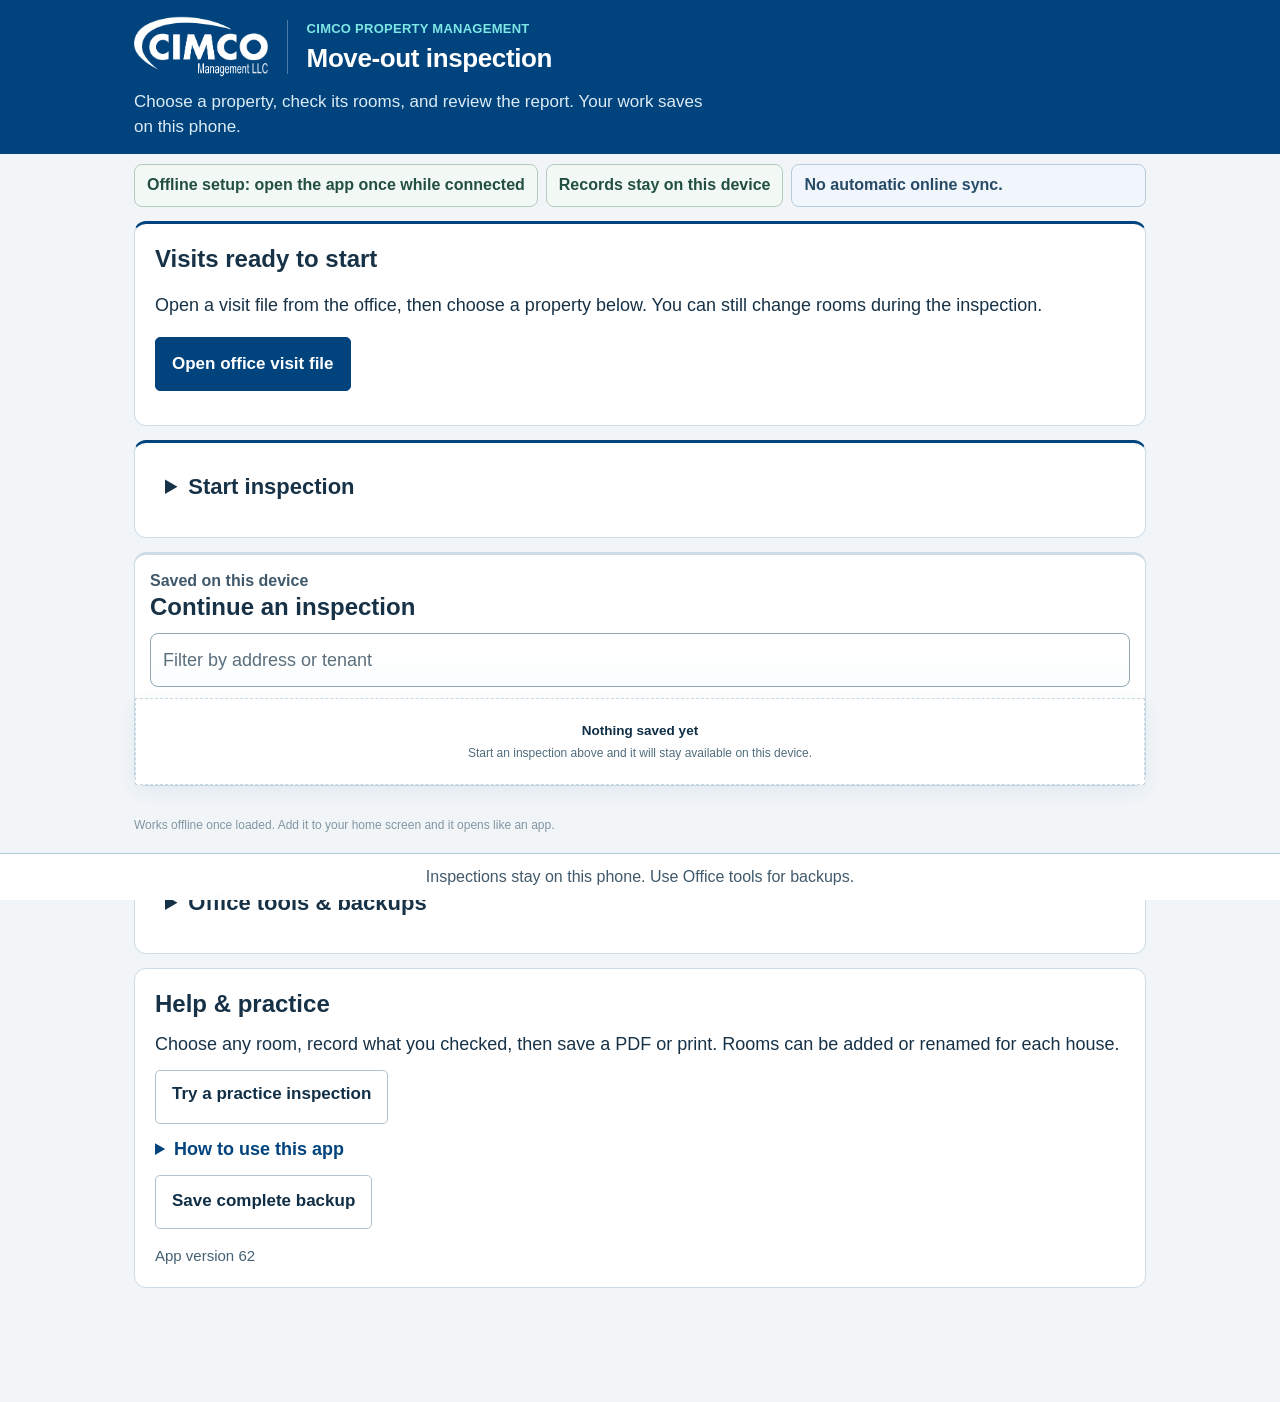
<file: move-out.html>
<!doctype html>
<meta charset="utf-8">
<meta name="viewport" content="width=device-width, initial-scale=1, viewport-fit=cover">
<title>CIMCO Property Inspection</title>
<meta name="theme-color" content="#00437D">
<meta name="apple-mobile-web-app-capable" content="yes">
<meta name="apple-mobile-web-app-status-bar-style" content="black-translucent">
<meta name="apple-mobile-web-app-title" content="Inspection">
<meta name="mobile-web-app-capable" content="yes">
<meta name="description" content="Fast property inspections for move-in, move-out, rent-ready, and routine property checks.">
<link rel="manifest" href="manifest.json">
<link rel="icon" href="./icon-192.png">


<style>
:root{
  --brand:#00437D; --brand-deep:#002E57; --brand-mid:#1E6C9F; --brand-light:#DCECF6; --brand-pale:#F3F8FB;
  --ink:#102F46; --slate:#526D7D; --mute:#8296A2;
  --paper:#EEF4F8; --card:#FFFFFF; --rule:#C8D8E2; --hair:#E5EEF3;
  --hivis:#2D83B8;
  --ok:#096C9D; --work:#B84C42; --na:#788B97;
  --flag:#B84C42;
}
body[data-mode="out"]{ --hivis:#1E6C9F; }
body[data-mode="ready"]{ --hivis:#347FAD; }
body[data-mode="routine"]{ --hivis:#236F9F; }
*{box-sizing:border-box}
html{-webkit-text-size-adjust:100%; overscroll-behavior-x:none}
body{
  margin:0; background:linear-gradient(180deg,#F8FBFD 0,#EEF4F8 46%,#E6F0F5 100%); color:var(--ink);
  font-family:"IBM Plex Sans",-apple-system,BlinkMacSystemFont,"Segoe UI",sans-serif;
  font-size:15px; line-height:1.5;
  padding-bottom:calc(88px + env(safe-area-inset-bottom));
}
h1,h2,h3{font-family:"Archivo","Helvetica Neue",Arial,sans-serif;margin:0;letter-spacing:-0.01em}
button,input,textarea,select{font-family:inherit;font-size:15px}
button{touch-action:manipulation;-webkit-tap-highlight-color:transparent;cursor:pointer}
textarea,input,select{font-size:16px}
.mini,.act,.newbtn,.chip,.cam{transition:transform .16s ease,box-shadow .16s ease,border-color .16s ease,background .2s ease}
.mini:active,.act:active,.newbtn:active,.chip:active,.cam:active{transform:scale(.97)}
@media (hover:hover){.newbtn:hover{transform:translateY(-2px);box-shadow:0 7px 16px rgba(33,51,50,.16)}.card:hover{box-shadow:0 8px 22px rgba(79,63,42,.08)}}
.wrap{max-width:880px;margin:0 auto;padding:0 14px}
.mono{font-family:"IBM Plex Mono",ui-monospace,Menlo,Consolas,monospace}
:focus-visible{outline:2.5px solid var(--hivis);outline-offset:2px}
@media (prefers-reduced-motion:reduce){*,*:before,*:after{animation-duration:.01ms!important;animation-iteration-count:1!important;transition:none!important;scroll-behavior:auto!important}}

/* ---------- masthead ---------- */
.mast{position:relative;overflow:hidden;background:linear-gradient(120deg,#FFFFFF 0%,#F1F7FB 58%,#DCECF6 100%);color:var(--ink);padding:18px 0 0;border-bottom:4px solid var(--brand);box-shadow:0 4px 16px rgba(0,67,125,.14)}
.mast:after{content:"";position:absolute;inset:0 0 0 56%;pointer-events:none;opacity:.38;background:repeating-linear-gradient(135deg,transparent 0 18px,rgba(0,67,125,.10) 18px 19px),repeating-linear-gradient(45deg,transparent 0 46px,rgba(30,108,159,.10) 46px 47px)}
.mast .wrap,.mast .rail,.mast .pad{position:relative;z-index:1}
.mast-head{display:grid;grid-template-columns:190px minmax(0,1fr);gap:20px;align-items:center}
.mast .sub{display:none;font-family:"IBM Plex Mono",ui-monospace,Menlo,Consolas,monospace;font-size:11px;color:var(--brand-mid);text-transform:uppercase;letter-spacing:.14em;margin-bottom:6px}
.mast h1{font-size:25px;font-weight:800;text-transform:uppercase;letter-spacing:.02em;line-height:1.05}
.mast .lede{color:var(--slate);font-size:13px;margin:9px 0 0 210px;max-width:58ch}
.mast .pad{height:18px}
.report-logo{display:block;width:190px;height:88px;object-fit:contain;object-position:left center;filter:drop-shadow(0 3px 7px rgba(0,67,125,.10))}
.rail{display:flex;gap:7px;overflow-x:auto;padding:14px 14px 15px;margin:0 auto;max-width:880px}
.rail::-webkit-scrollbar{height:5px}
.rail::-webkit-scrollbar-thumb{background:#3A4045;border-radius:9px}
.chip{flex:0 0 auto;background:rgba(255,255,255,.82);border:1px solid rgba(0,67,125,.18);color:var(--slate);border-radius:6px;
  padding:7px 10px;text-align:left;min-width:118px;font-size:12.5px;line-height:1.3}
.chip b{display:block;font-weight:600;color:var(--ink);white-space:nowrap}
.chip span{font-family:"IBM Plex Mono",ui-monospace,Menlo,Consolas,monospace;font-size:10px;color:var(--mute);letter-spacing:.06em}
.chip.on{background:var(--hivis);border-color:var(--hivis)}
.chip.on b,.chip.on span{color:#fff}
.chip .dot{display:inline-block;width:6px;height:6px;border-radius:50%;background:#E98D76;margin-left:5px;vertical-align:middle}
.chip.on .dot{background:#874130}
.chip .tick{color:#9ED8BD;font-weight:700}
.chip.on .tick{color:#fff}

/* ---------- cards ---------- */
.card{background:var(--card);border:1px solid var(--rule);border-top:3px solid var(--ink);padding:15px;margin:16px 0;border-radius:7px;box-shadow:0 5px 16px rgba(79,63,42,.055)}
.card h2{font-size:17px;font-weight:800;text-transform:uppercase;letter-spacing:.01em}
.eyebrow{font-family:"IBM Plex Mono",ui-monospace,Menlo,Consolas,monospace;font-size:10.5px;letter-spacing:.14em;text-transform:uppercase;color:var(--slate)}

/* header form */
.grid{display:grid;grid-template-columns:1fr 1fr;gap:9px;margin-top:12px}
.grid .full{grid-column:1/-1}
label.f{display:block}
label.f > span{display:block;font-family:"IBM Plex Mono",ui-monospace,Menlo,Consolas,monospace;font-size:10px;letter-spacing:.1em;text-transform:uppercase;color:var(--slate);margin-bottom:3px}
.in{width:100%;border:1px solid var(--rule);background:#FFFEFB;padding:9px 10px;border-radius:5px;color:var(--ink)}
.in:focus{background:#fff;border-color:var(--slate)}
textarea.in{resize:vertical;min-height:60px;line-height:1.45}
.seg{display:flex;gap:6px}
.seg button{flex:1;min-height:42px;border:1px solid var(--rule);background:#FFFEFB;color:var(--slate);border-radius:5px;font-family:"IBM Plex Mono",ui-monospace,Menlo,Consolas,monospace;font-size:12px;letter-spacing:.08em;text-transform:uppercase}
.seg button.on{background:var(--ink);border-color:var(--ink);color:var(--hivis)}
.form-switch{display:grid;grid-template-columns:minmax(0,1fr) minmax(150px,190px) auto;gap:8px;align-items:end;margin-top:12px;padding:10px;border:1px solid var(--rule);border-left:4px solid var(--brand);border-radius:6px;background:var(--brand-pale)}
.form-switch-copy{min-width:0}
.form-switch-copy b{display:block;font-size:13px;color:var(--ink)}
.form-switch-copy small{display:block;margin-top:2px;color:var(--slate);font-size:11.5px;line-height:1.35}
.form-switch label span{display:block;margin-bottom:3px;font:9px/1.2 "IBM Plex Mono",ui-monospace,monospace;letter-spacing:.1em;text-transform:uppercase;color:var(--slate)}
.form-switch select{min-height:38px;padding:7px 9px}
.form-switch .mini:disabled{opacity:.48;cursor:default}

/* progress strip */
.strip{margin-top:14px;height:12px;background:repeating-linear-gradient(45deg,#E8E0D2 0 6px,#DDD3C4 6px 12px);position:relative;overflow:hidden;border-radius:99px}
.strip i{position:absolute;inset:0 auto 0 0;width:0;background:var(--hivis);transition:width .4s cubic-bezier(.2,.8,.2,1)}
.strip.done i{background:var(--ok)}
.strip.blocked i{background:var(--work)}
.tally{display:flex;justify-content:space-between;align-items:baseline;margin-top:7px;font-family:"IBM Plex Mono",ui-monospace,Menlo,Consolas,monospace;font-size:11px;letter-spacing:.06em;color:var(--slate)}
.tally b{font-size:15px;color:var(--ink)}
.strip.bump i{animation:progress-glow .65s ease both}
.fieldpulse{display:grid;grid-template-columns:36px minmax(0,1fr) auto;gap:9px;align-items:center;margin-top:12px;padding:9px 10px;border:1px solid #E3D7C4;border-radius:7px;background:linear-gradient(100deg,#FFF8EC,#FFFDF8);box-shadow:inset 0 1px rgba(255,255,255,.8);transition:background .25s,border-color .25s,transform .25s}
.fieldpulse.complete{background:linear-gradient(100deg,#EDF8F1,#FFFDF8);border-color:#B8DCC7}
.pace-signal{width:32px;height:32px;display:grid;place-items:center;border-radius:50%;background:var(--ink);color:var(--hivis);font-family:"Archivo","Helvetica Neue",Arial,sans-serif;font-weight:800;font-size:16px;box-shadow:0 3px 8px rgba(39,66,74,.2)}
.fieldpulse.complete .pace-signal{background:var(--ok);color:#fff}
.pace-copy{min-width:0;display:grid;gap:1px}
.pace-copy b{font-size:13px;line-height:1.2}
.pace-copy small{font-size:11.5px;color:var(--slate);line-height:1.25}
.pace-badge{font-family:"IBM Plex Mono",ui-monospace,Menlo,Consolas,monospace;font-size:9px;letter-spacing:.09em;color:#6E5837;border:1px solid #DEC9A9;border-radius:99px;padding:4px 6px;white-space:nowrap}
.fieldpulse.complete .pace-badge{color:var(--ok);border-color:#A5D1B5}
@keyframes progress-glow{0%{filter:brightness(1)}45%{filter:brightness(1.35);box-shadow:0 0 0 5px rgba(213,162,94,.2)}100%{filter:brightness(1);box-shadow:none}}
.print-meta{display:none}
.print-label,.print-sig-name{display:none}
.walk-progress{position:fixed;z-index:45;left:50%;top:9px;width:min(calc(100vw - 22px),460px);padding:8px 10px;border:1px solid #D8CCB7;border-radius:8px;background:rgba(255,253,249,.97);box-shadow:0 8px 22px rgba(31,52,53,.18);color:var(--ink);font:inherit;text-align:left;cursor:pointer;opacity:0;pointer-events:none;transform:translate(-50%,-130%);transition:transform .24s ease,opacity .2s ease;backdrop-filter:blur(12px)}
.walk-progress.show{opacity:1;pointer-events:auto;transform:translate(-50%,0)}
.walk-progress-top{display:flex;align-items:baseline;justify-content:space-between;gap:8px}
.walk-progress-top b{font-family:"Archivo","Helvetica Neue",Arial,sans-serif;font-size:12px;line-height:1.1}
.walk-progress-top small{font-family:"IBM Plex Mono",ui-monospace,Menlo,Consolas,monospace;font-size:9px;letter-spacing:.045em;color:var(--slate);white-space:nowrap}
.walk-progress-line{display:grid;grid-template-columns:1fr auto;align-items:center;gap:8px;margin-top:6px}
.walk-progress-line i{display:block;height:6px;overflow:hidden;border-radius:99px;background:#E8E0D2}
.walk-progress-line em{display:block;width:0;height:100%;border-radius:inherit;background:var(--hivis);transition:width .35s cubic-bezier(.2,.8,.2,1),background .25s}
.walk-progress.complete .walk-progress-line em{background:var(--ok)}
.walk-progress-line strong{font-family:"IBM Plex Mono",ui-monospace,Menlo,Consolas,monospace;font-size:11px;color:var(--ink)}

/* legend */
.legend{display:grid;grid-template-columns:repeat(3,1fr);gap:6px;margin-top:13px;padding-top:13px;border-top:1px solid var(--rule)}
.lg{display:flex;align-items:center;gap:7px;font-size:12px;color:var(--slate)}
.tag{width:26px;height:26px;flex:0 0 auto;display:grid;place-items:center;border-radius:5px;color:#fff;
  font-family:"IBM Plex Mono",ui-monospace,Menlo,Consolas,monospace;font-weight:600;font-size:13px}
.t-ok{background:var(--ok)} .t-work{background:var(--work)} .t-na{background:var(--na)}

/* ---------- spaces ---------- */
.sec{background:var(--card);border:1px solid var(--rule);margin-bottom:10px;border-radius:7px;overflow:hidden;box-shadow:0 3px 10px rgba(79,63,42,.035)}
.sec>summary{list-style:none;padding:12px 14px;display:flex;align-items:center;gap:9px;font-family:"Archivo","Helvetica Neue",Arial,sans-serif;font-weight:600;font-size:15.5px}
.sec>summary::-webkit-details-marker{display:none}
.caret{color:var(--mute);font-size:11px;transition:transform .2s}
details[open]>summary .caret{transform:rotate(90deg)}
.count{margin-left:auto;font-family:"IBM Plex Mono",ui-monospace,Menlo,Consolas,monospace;font-size:11px;color:var(--slate);letter-spacing:.05em;white-space:nowrap}
.count.flag{color:var(--work);font-weight:600}
.count.ok{color:var(--ok)}
.carry-badge{margin-left:2px;padding:2px 5px;border:1px solid #AFC8D7;border-radius:99px;background:var(--brand-pale);color:var(--brand);font:8px/1.2 "IBM Plex Mono",ui-monospace,monospace;letter-spacing:.06em;text-transform:uppercase;white-space:nowrap}
.sectools{display:flex;gap:6px;flex-wrap:wrap;padding:0 14px 11px;border-bottom:1px solid var(--rule)}
.mini{border:1px solid var(--rule);background:#FFFEFB;color:var(--slate);border-radius:5px;padding:7px 10px;min-height:36px;
  font-family:"IBM Plex Mono",ui-monospace,Menlo,Consolas,monospace;font-size:11px;letter-spacing:.07em;text-transform:uppercase}
.mini:hover{border-color:var(--slate);color:var(--ink)}
.mini.go{border-color:var(--ok);color:var(--ok)}
.mini.warn{border-color:var(--rule);color:var(--work)}
.roomtools{margin:0 0 12px;padding:13px 14px;border:1px solid var(--rule);border-left:4px solid var(--hivis);border-radius:7px;background:linear-gradient(110deg,#FFF9EF,#FFFDF9);box-shadow:0 3px 10px rgba(79,63,42,.035)}
.roomtools-head{display:flex;align-items:flex-start;justify-content:space-between;gap:12px}
.roomtools-head b{display:block;font-size:14px;color:var(--ink)}
.roomtools-head span{display:block;margin-top:2px;font-size:11.5px;line-height:1.35;color:var(--slate)}
.roomquick{display:flex;gap:6px;flex-wrap:wrap;margin-top:10px}
.roomquick .mini{background:#fff;min-height:38px}
.roomquick .room-primary{border-color:var(--hivis);color:var(--ink)}
.roomtools-note{margin-top:8px;font:10px/1.4 "IBM Plex Mono",ui-monospace,monospace;color:var(--mute)}
.print-room-groups{display:none}

/* desktop room bookmarks + compact mobile jump control */
.section-bookmarks{display:none;position:fixed;z-index:32;top:150px;left:max(12px,calc(50% - 630px));width:174px;max-height:calc(100vh - 176px);overflow:auto;padding:11px;background:rgba(255,253,249,.97);border:1px solid var(--rule);border-top:3px solid var(--ink);border-radius:7px;box-shadow:0 7px 20px rgba(42,54,51,.12);backdrop-filter:blur(10px)}
.section-bookmarks h2{font-size:10px;letter-spacing:.12em;text-transform:uppercase;color:var(--slate);margin:0 0 7px;padding:0 4px}
.section-bookmark{width:100%;display:grid;grid-template-columns:minmax(0,1fr) auto;gap:6px;align-items:center;border:0;border-top:1px solid var(--hair);background:transparent;color:var(--ink);padding:8px 4px;text-align:left;font-size:12px;line-height:1.25}
.section-bookmark:first-of-type{border-top:0}
.section-bookmark span{overflow:hidden;text-overflow:ellipsis;white-space:nowrap}
.section-bookmark small{font:9px/1 "IBM Plex Mono",ui-monospace,monospace;color:var(--mute)}
.section-bookmark:hover{color:var(--ok)}
.section-bookmark.on{color:var(--ink);font-weight:600;background:#F5EBDD;box-shadow:inset 3px 0 var(--hivis);padding-left:9px}
.section-bookmark.flag small{color:var(--work);font-weight:600}
.room-jump-mobile{display:none;margin:12px 0 4px;padding:9px 10px;border:1px solid var(--rule);border-left:4px solid var(--hivis);border-radius:6px;background:rgba(255,253,249,.96);box-shadow:0 3px 10px rgba(79,63,42,.055)}
.room-jump-mobile span{display:block;margin-bottom:3px;font:9px/1.2 "IBM Plex Mono",ui-monospace,monospace;letter-spacing:.1em;text-transform:uppercase;color:var(--slate)}
.room-jump-mobile select{width:100%;border:0;background:transparent;color:var(--ink);font-weight:600;padding:4px 1px}
@media (min-width:1180px){body[data-view="editor"] .section-bookmarks{display:block}}
@media (max-width:1179px){body[data-view="editor"] .room-jump-mobile{display:block}}

.item{padding:11px 14px;border-top:1px solid var(--hair)}
.item.flagged{background:#FFF5F0}
.item.is-na .iname{color:var(--na);text-decoration:line-through}
.itop{display:flex;align-items:center;gap:9px}
.iname{flex:1;font-size:14.5px;line-height:1.35}
.base{display:block;font-family:"IBM Plex Mono",ui-monospace,Menlo,Consolas,monospace;font-size:10px;letter-spacing:.06em;color:var(--mute);text-transform:uppercase;margin-top:2px}
.base.chg{color:var(--work);font-weight:600}
.cam{flex:0 0 auto;width:38px;height:38px;border:1px solid var(--rule);background:#FFFEFB;border-radius:5px;font-size:16px;line-height:1;position:relative}
.cam b{position:absolute;top:-6px;right:-6px;background:var(--ink);color:var(--hivis);border-radius:9px;font-family:"IBM Plex Mono",ui-monospace,Menlo,Consolas,monospace;font-size:10px;padding:1px 5px}
.pad6{display:grid;grid-template-columns:repeat(3,1fr);gap:6px;margin-top:9px}
.k{min-height:48px;border:1px solid var(--rule);background:#FFFEFB;border-radius:5px;
  font-family:"IBM Plex Mono",ui-monospace,Menlo,Consolas,monospace;font-weight:600;font-size:14px;color:var(--slate);display:grid;place-items:center;line-height:1;transition:transform .16s ease,box-shadow .16s ease,border-color .16s ease,background .2s ease}
.k small{display:block;white-space:nowrap;font-size:8px;letter-spacing:.06em;font-weight:400;margin-top:1px;color:var(--mute)}
.k:hover{border-color:var(--slate)}
.k:active{transform:scale(.94)}
.k.on{color:#fff;border-color:transparent}
.k.on small{color:rgba(255,255,255,.75)}
.k.on.k-ok{background:var(--ok)} .k.on.k-work{background:var(--work)} .k.on.k-na{background:var(--na)}
.item.just-marked{animation:item-set .48s ease both}
.item.just-marked .k.on{animation:status-pop .48s cubic-bezier(.18,.89,.32,1.28) both;box-shadow:0 6px 14px rgba(39,66,74,.16)}
.sec.section-finish>summary{animation:section-win .6s ease both}
@keyframes status-pop{0%{transform:scale(.86)}55%{transform:scale(1.1)}100%{transform:scale(1)}}
@keyframes item-set{0%{background:#FFF9E8}100%{background:inherit}}
@keyframes section-win{0%{background:#FFF3D9}100%{background:var(--card)}}
.note{width:100%;margin-top:8px;border:1px solid var(--rule);border-left:3px solid var(--work);padding:8px 9px;
  background:#fff;resize:vertical;min-height:40px;font-size:16px;line-height:1.45;display:none}
.item.flagged .note,.item.is-na .note{display:block}
.thumbs{display:flex;gap:6px;flex-wrap:wrap;margin-top:8px}
.thumbs img{width:56px;height:56px;object-fit:cover;border:1px solid var(--rule);border-radius:2px;cursor:pointer}
.pcode,.pnote,.pfigs{display:none}
@media print{#dictCard{display:none!important}}
.appx{display:none}

/* exceptions block */
.block{background:linear-gradient(120deg,#243F46,#31565A);color:var(--paper);padding:15px;margin-bottom:12px;border-radius:7px;border:1px solid #203A42;box-shadow:0 5px 16px rgba(33,51,50,.12)}
.block h3{color:var(--hivis);font-size:11.5px;text-transform:uppercase;letter-spacing:.14em;font-family:"IBM Plex Mono",ui-monospace,Menlo,Consolas,monospace;font-weight:600}
.block ul{margin:10px 0 0;padding-left:17px;font-size:13.5px;color:#DDE1E4}
.block li{margin-bottom:6px}
.block li b{color:#fff}
.block .none{margin-top:8px;font-size:13.5px;color:#9BA1A6}
.block .code{font-family:"IBM Plex Mono",ui-monospace,Menlo,Consolas,monospace;color:var(--hivis);font-size:11px;letter-spacing:.08em}

/* worksheet */
.wk{border-top:1px solid var(--rule);margin-top:12px;padding-top:10px}
.wkrow{display:flex;align-items:center;gap:8px;padding:9px 0;border-bottom:1px solid var(--hair);flex-wrap:wrap}
.wkrow .wn{flex:1 1 100%;font-size:13.5px}
.wkrow .wn i{font-style:normal;color:var(--slate);font-size:12px}
.money-entry{display:grid;grid-template-columns:auto minmax(0,1fr);align-items:center;border:1px solid var(--rule);border-radius:5px;background:#fff;overflow:hidden}
.money-entry .currency-prefix{padding-left:10px;color:var(--slate);font-family:"IBM Plex Mono",ui-monospace,Menlo,Consolas,monospace}
.money-entry .in{width:100%;border:0!important;background:transparent;padding-left:5px;box-shadow:none!important}
.wkrow .money-entry{width:112px}
.wkrow .money{width:100%}
.wkrow .seg{flex:1;min-width:180px}
.wkrow .seg button{min-height:36px;font-size:10.5px}
.wtot{display:flex;justify-content:space-between;align-items:baseline;padding-top:11px;font-family:"IBM Plex Mono",ui-monospace,Menlo,Consolas,monospace;font-size:12px;letter-spacing:.06em;color:var(--slate)}
.wtot b{font-family:"Archivo","Helvetica Neue",Arial,sans-serif;font-size:20px;color:var(--ink)}
.wtot b.empty{display:inline-block;min-width:112px;min-height:1.25em;border-bottom:1px solid var(--ink)}
.manual-pricing{display:none}

/* signatures */
.sigs{display:grid;grid-template-columns:1fr 1fr;gap:10px;margin-top:12px}
.sigbox{border:1px solid var(--rule);background:#FFFEFB;padding:9px}
.sig-surface{position:relative}
.sigbox canvas{width:100%;height:auto;aspect-ratio:30/11;background:#fff;border:1px dashed var(--rule);touch-action:none;display:block}
.sig-print{display:none}
.sigbox .row{display:flex;gap:6px;align-items:center;margin-top:7px}
.ack{font-size:12.5px;color:var(--slate);margin-top:11px;line-height:1.5;border-left:3px solid var(--hivis);padding-left:10px}

/* dictation */
.drow{display:flex;align-items:center;gap:9px;padding:8px 0;border-bottom:1px solid var(--hair);font-size:13.5px}
.drow .dt{flex:1;min-width:0}
.drow .dt b{font-weight:600}
.drow .dt i{display:block;font-style:normal;font-size:12px;color:var(--slate);margin-top:1px}
.dtag{flex:0 0 auto;padding:3px 8px;border-radius:5px;color:#fff;font-family:"IBM Plex Mono",ui-monospace,monospace;font-size:11px;letter-spacing:.05em}
.dtag.k-ok{background:var(--ok)} .dtag.k-work{background:var(--work)} .dtag.k-na{background:var(--na)}
.drop{border:0;background:none;color:var(--mute);font-size:17px;line-height:1;padding:4px 6px}
.drop:hover{color:var(--work)}
.dnote{font-size:12.5px;color:var(--slate);margin:10px 0 0;padding-left:10px;border-left:3px solid var(--hivis)}
#micBtn.live{background:var(--work);border-color:var(--work);color:#fff}
.localvoice{margin-top:11px;padding:11px;border:1px solid #D8CCB7;border-radius:6px;background:linear-gradient(110deg,#FFF9EE,#FFFDF9)}
#dictCard,[data-transcription-beta]{display:none!important}
.localvoice b{font-size:12.5px}
.localvoice p{margin:4px 0 0;font-size:12px;line-height:1.45;color:var(--slate)}
.dicthints{display:none;align-items:center;gap:7px;flex-wrap:wrap;margin-top:7px;padding:7px 9px;border-left:3px solid var(--hivis);background:#FFF8EC;color:var(--slate);font-size:11.5px;line-height:1.35}
.dicthints.on{display:flex}.dicthints button{font-size:10.5px;padding:6px 8px;min-height:30px}
.voice-status{display:grid;grid-template-columns:minmax(0,1fr) auto;gap:5px 8px;align-items:center;margin-top:9px;font-family:"IBM Plex Mono",ui-monospace,Menlo,Consolas,monospace;font-size:10px;letter-spacing:.04em;color:var(--slate)}
.voice-status b{font-size:10px;color:var(--ink);font-weight:700;font-variant-numeric:tabular-nums}
.voice-status small{grid-column:1/-1;font-size:9.5px;letter-spacing:.02em;color:var(--mute)}
.voice-status i{grid-column:1/-1;display:block;height:7px;overflow:hidden;border-radius:99px;background:#E6DDCF}
.voice-status i em{display:block;width:0;height:100%;border-radius:inherit;background:var(--hivis);transition:width .25s ease}
.voice-status.preparing i em{animation:voice-sweep 1.15s ease-in-out infinite}
.voice-status.done i em{width:100%!important;background:var(--ok)}
@keyframes voice-sweep{0%{width:8%}50%{width:72%}100%{width:8%}}
.officeai{position:relative;margin-top:12px;padding:13px;border:1px solid #A9C8C4;border-radius:7px;background:linear-gradient(125deg,#EEF8F5,#FFFDF8);overflow:hidden}
.officeai:after{content:"AI";position:absolute;right:-4px;top:-20px;font-family:"Archivo",sans-serif;font-size:76px;font-weight:800;color:#2F78660B;pointer-events:none}
.officeai-head{position:relative;z-index:1;display:flex;justify-content:space-between;align-items:center;gap:8px}
.officeai-head b{font-family:"Archivo",sans-serif;font-size:14px;color:var(--ink)}
.beta-pill{padding:3px 7px;border-radius:99px;background:#DCEFE8;color:#276653;font-family:"IBM Plex Mono",monospace;font-size:9px;letter-spacing:.08em;font-weight:600}
.officeai p{position:relative;z-index:1;margin:5px 0 0;font-size:12px;line-height:1.45;color:var(--slate)}
.officeai .row{position:relative;z-index:1}
.office-status{position:relative;z-index:1;display:grid;grid-template-columns:minmax(0,1fr) auto;gap:5px 8px;align-items:center;margin-top:10px;font-family:"IBM Plex Mono",monospace;font-size:10px;color:var(--slate)}
.office-status strong{font-size:10px;color:var(--ink)}
.office-status small{grid-column:1/-1;line-height:1.35;color:var(--mute)}
.office-status i{grid-column:1/-1;height:8px;overflow:hidden;border-radius:99px;background:#DCE5DF}
.office-status em{display:block;width:0;height:100%;border-radius:inherit;background:linear-gradient(90deg,var(--hivis),var(--ok));transition:width .28s ease}
.office-status.busy em{box-shadow:0 0 10px rgba(47,120,102,.35)}
.office-status.failed strong{color:var(--work)}
.office-status.done strong{color:var(--ok)}
.office-review{position:relative;z-index:1;display:none;margin-top:9px;padding:8px 9px;border-left:3px solid var(--ok);background:#fff;font-size:11.5px;color:var(--slate);line-height:1.45}
.office-review.on{display:block}
.backupvoice{padding:0;background:#FFFCF7}
.backupvoice summary{cursor:pointer;padding:10px 11px;font-family:"IBM Plex Mono",monospace;font-size:10px;letter-spacing:.06em;color:var(--slate)}
.backupvoice[open]{padding:0 11px 11px}.backupvoice[open] summary{margin:0 -11px 8px;border-bottom:1px solid var(--hair)}
.pair-status{padding:8px 10px;margin:9px 0;border-radius:5px;background:#F4F0E8;font-size:12px;color:var(--slate)}
.pair-status.ok{background:#EAF6EE;color:#276653}.pair-status.bad{background:#FFF0EC;color:#9C422F}

/* home */
.new{display:grid;grid-template-columns:1fr;gap:9px;margin-top:12px}
.newbtn{border:1px solid var(--ink);background:linear-gradient(120deg,#27424A,#31565A);color:var(--paper);text-align:left;padding:14px;border-radius:7px;box-shadow:0 3px 9px rgba(33,51,50,.12)}
.newbtn b{display:block;font-family:"Archivo","Helvetica Neue",Arial,sans-serif;font-weight:800;font-size:16px;text-transform:uppercase;letter-spacing:.02em;color:#fff}
.newbtn span{display:block;font-size:12.5px;color:#A9AFB4;margin-top:3px}
.newbtn.alt{background:var(--card);color:var(--ink)}
.newbtn.alt b{color:var(--ink)} .newbtn.alt span{color:var(--slate)}
.newbtn.ready{background:#FFF6E8;border-color:#C98B4B;color:var(--ink)}
.newbtn.ready b{color:#7C4E20}.newbtn.ready span{color:#765B36}
.newbtn.routine{background:#F2F7EA;border-color:#7B9A62;color:var(--ink)}
.newbtn.routine b{color:#426333}.newbtn.routine span{color:#5C7050}
.quickstart{display:grid;grid-template-columns:1fr 120px;gap:9px;margin-top:12px}
.quickstart .f{margin:0}
.quickstart .f.full{grid-column:1/-1}
.checkrow{display:flex;gap:7px;flex-wrap:wrap}
.checkrow label{display:flex;align-items:center;gap:6px;border:1px solid var(--rule);background:#FFFEFB;border-radius:5px;padding:8px 10px;font-size:13px}
.checkrow input{accent-color:var(--ink);width:16px;height:16px;margin:0}
.readyonly{display:none}
.routineonly{display:none}
body[data-mode="ready"] .readyonly{display:block}
body[data-mode="ready"] .readyonly.f{display:block}
body[data-mode="routine"] .routineonly{display:block}
body[data-mode="routine"] .routineonly.f{display:block}
body[data-mode="ready"] .signCard{display:none}
.inoutonly{display:block}
body[data-mode="ready"] .inoutonly{display:none!important}
body[data-mode="routine"] .moveonly{display:none!important}
.row{display:flex;gap:9px;flex-wrap:wrap;align-items:center}
.recrow{display:flex;align-items:stretch;border-top:1px solid var(--hair);background:var(--card)}
.recrow:first-of-type{border-top:none}
.rec{display:flex;align-items:center;gap:11px;padding:12px 14px;border:0;background:var(--card);flex:1;min-width:0;text-align:left}
.recdelete{flex:0 0 auto;align-self:center;margin-right:10px;padding:7px 8px;border:1px solid #D9B7AF;border-radius:5px;background:#FFF8F6;color:#A43D2B;font-family:"IBM Plex Mono",ui-monospace,Menlo,Consolas,monospace;font-size:9px;letter-spacing:.06em;text-transform:uppercase;cursor:pointer}
.recdelete:hover,.recdelete:focus-visible{background:#A43D2B;color:#fff;border-color:#A43D2B}
.rec .badge{flex:0 0 auto;width:44px;height:44px;display:grid;place-items:center;border-radius:6px;background:var(--ink);color:var(--hivis);
  font-family:"IBM Plex Mono",ui-monospace,Menlo,Consolas,monospace;font-size:11px;font-weight:600;letter-spacing:.04em}
.rec .badge.out{background:#0E3B4C;color:#4FC3E8}
.rec .badge.ready{background:#FFF0D5;color:#8B5208}
.rec .badge.routine{background:#EDF5E4;color:#426333}
.rec .rt{flex:1;min-width:0}
.rec .rt b{display:block;font-weight:600;font-size:14.5px;white-space:nowrap;overflow:hidden;text-overflow:ellipsis}
.rec .rt span{display:block;font-family:"IBM Plex Mono",ui-monospace,Menlo,Consolas,monospace;font-size:10.5px;color:var(--slate);letter-spacing:.06em;text-transform:uppercase;white-space:nowrap;overflow:hidden;text-overflow:ellipsis}
.rec .pc{font-family:"IBM Plex Mono",ui-monospace,Menlo,Consolas,monospace;font-size:11px;color:var(--slate)}
.empty{padding:22px 14px;text-align:center;color:var(--slate);font-size:13.5px;background:var(--card);border:1px dashed var(--rule)}

/* bottom bar */
.bar{position:fixed;left:0;right:0;bottom:0;background:rgba(255,253,249,.96);border-top:2px solid var(--ink);z-index:30;
  padding:9px 14px calc(9px + env(safe-area-inset-bottom));display:flex;gap:7px;align-items:center}
.bar .st{flex:1;min-width:0;font-family:"IBM Plex Mono",ui-monospace,Menlo,Consolas,monospace;font-size:11.5px;color:var(--slate);letter-spacing:.05em;
  white-space:nowrap;overflow:hidden;text-overflow:ellipsis}
.bar .st b{color:var(--ink)}
.act{font-family:"Archivo","Helvetica Neue",Arial,sans-serif;font-weight:600;font-size:13px;border:1px solid var(--ink);background:var(--card);color:var(--ink);
  padding:11px 13px;border-radius:5px;white-space:nowrap;min-height:44px}
.act:hover{background:var(--hivis)}
.act.ghost{border-color:var(--rule);color:var(--slate)}
.act.ghost:hover{background:#F3F1EA;color:var(--ink)}
.act.solid{background:var(--ink);color:#fff}
.act.solid:hover{background:#000}

/* lightbox + toast */
.lb{position:fixed;inset:0;background:rgba(10,11,12,.92);z-index:60;display:none;align-items:center;justify-content:center;flex-direction:column;gap:14px;padding:16px}
.lb.on{display:flex}
.lb img{max-width:100%;max-height:74vh;object-fit:contain}
.mcard{background:var(--card);border-top:3px solid var(--ink);width:100%;max-width:430px;padding:16px;max-height:82vh;overflow:auto}
.mcard .recrow{border-top:1px solid var(--hair)}
.bugnote{margin:10px 0;padding:9px 10px;border-left:3px solid var(--hivis);background:#FFF8EC;color:var(--slate);font-size:12px;line-height:1.45}
.bugstatus{margin:9px 0;padding:8px 10px;background:#F3F1EA;color:var(--slate);font:10.5px/1.45 "IBM Plex Mono",ui-monospace,Menlo,Consolas,monospace;white-space:pre-wrap;word-break:break-word}
.toast{position:fixed;left:50%;transform:translateX(-50%);bottom:calc(96px + env(safe-area-inset-bottom));background:var(--ink);color:#fff;
  padding:10px 16px;border-radius:2px;font-family:"IBM Plex Mono",ui-monospace,Menlo,Consolas,monospace;font-size:12px;letter-spacing:.06em;z-index:70;opacity:0;
  pointer-events:none;transition:opacity .25s}
.toast.on{opacity:1}
#celebrate{position:fixed;inset:0;z-index:80;pointer-events:none;overflow:hidden}
.confetti{position:absolute;left:50%;bottom:13%;width:8px;height:13px;border-radius:2px;background:var(--tone);opacity:0;animation:confetti-burst .95s cubic-bezier(.18,.72,.26,1) both}
@keyframes confetti-burst{0%{opacity:0;transform:translate(-50%,0) rotate(0deg) scale(.55)}10%{opacity:1}100%{opacity:0;transform:translate(calc(-50% + var(--x)),var(--y)) rotate(var(--spin)) scale(1)}}
.foot{font-size:12px;color:var(--mute);padding:16px 0 8px;line-height:1.6}
.hide{display:none!important}

/* ---------- CIMCO brand system ---------- */
.card,.sec,.section-bookmarks,.room-jump-mobile,.bar,.mcard,.rec,.recrow,.empty{background:var(--card);border-color:var(--rule);box-shadow:0 6px 18px rgba(0,67,125,.07)}
.card,.section-bookmarks,.mcard{border-top-color:var(--brand)}
.in,.mini,.cam,.k,.seg button,.checkrow label,.sigbox{background:#fff;border-color:var(--rule)}
.strip,.walk-progress-line i{background:repeating-linear-gradient(45deg,#DFEAF1 0 6px,#D2E0E9 6px 12px)}
.fieldpulse{border-color:#C9DDE9;background:linear-gradient(100deg,#EDF6FB,#FFFFFF)}
.fieldpulse.complete{border-color:#A9CBDD;background:linear-gradient(100deg,#E5F2F8,#FFFFFF)}
.pace-badge{color:var(--brand);border-color:#A9C9DC}
.fieldpulse.complete .pace-badge{color:var(--brand);border-color:#8CBBD3}
.roomtools{border-color:var(--rule);border-left-color:var(--hivis);background:linear-gradient(110deg,#EDF6FB,#FFFFFF);box-shadow:0 4px 12px rgba(0,67,125,.05)}
.section-bookmark.on{background:var(--brand-light);box-shadow:inset 3px 0 var(--brand)}
.room-jump-mobile{background:rgba(255,255,255,.97)}
.item.flagged{background:#FFF3F1}
.block{background:linear-gradient(120deg,var(--brand-deep),var(--brand));border-color:var(--brand-deep);box-shadow:0 6px 18px rgba(0,47,87,.15)}
.block ul{color:#E5F1F8}.block .none{color:#B8D0DE}
.newbtn{background:linear-gradient(120deg,var(--brand-deep),var(--brand));border-color:var(--brand);box-shadow:0 4px 12px rgba(0,67,125,.16)}
.newbtn.ready,.newbtn.routine{background:var(--brand-pale);border-color:#8DB6CE;color:var(--ink)}
.newbtn.ready b,.newbtn.routine b{color:var(--brand)}
.newbtn.ready span,.newbtn.routine span{color:var(--slate)}
.rec .badge,.rec .badge.out{background:var(--brand);color:#fff}
.rec .badge.ready,.rec .badge.routine{background:var(--brand-light);color:var(--brand)}
.bar{border-top-color:var(--brand);backdrop-filter:blur(14px)}
.act:hover{background:var(--brand-light)}
.act.solid{background:var(--brand);border-color:var(--brand)}
.act.solid:hover{background:var(--brand-mid)}
.act.ghost:hover,.bugstatus{background:var(--brand-pale)}
.bugnote{background:#EAF4FA;border-left-color:var(--brand-mid)}
.toast{background:var(--brand-deep)}
.cam b{background:var(--brand);color:#fff}
.walk-progress{border-color:#BDD3E0;background:rgba(255,255,255,.97);box-shadow:0 8px 22px rgba(0,67,125,.16)}
.localvoice,.dicthints,.officeai,.pair-status{background:var(--brand-pale);border-color:#BDD5E3}

@media (max-width:560px){
  .mast-head{grid-template-columns:126px minmax(0,1fr);gap:12px}
  .report-logo{width:126px;height:62px}
  .mast .lede{margin-left:138px;font-size:12px}
  .mast h1{font-size:21px}
  .form-switch{grid-template-columns:minmax(0,1fr) auto;align-items:end}
  .form-switch-copy{grid-column:1/-1}
  .grid{grid-template-columns:1fr}
  .sigs{grid-template-columns:1fr}
  .legend{grid-template-columns:repeat(2,1fr)}
  .bar .st{display:none}
  .act{flex:1;text-align:center;padding:11px 6px}
  .quickstart{grid-template-columns:1fr}
}

@media (min-width:620px){
  .item{display:grid;grid-template-columns:1fr auto;column-gap:14px;align-items:center}
  .itop{grid-column:1}
  .pad6{grid-column:2;margin-top:0;grid-template-columns:repeat(3,96px)}
  .note,.thumbs{grid-column:1/-1}
}
@media print{
  @page{margin:11mm 12mm 13mm}
  .mast .lede,.rail,.bar,.sectools,.pad6,.cam,.mini,.toast,.lb,#celebrate,#fieldPulse,#walkProgress,#sectionBookmarks,.room-jump-mobile,.noprint,#dictCard,#addSpaces,#edFoot,.roomtools{display:none!important}
  body{background:#fff;padding:0;font-size:10pt;line-height:1.35;color:#151515;-webkit-print-color-adjust:exact;print-color-adjust:exact}
  .wrap{max-width:none!important;width:auto!important;padding-left:8mm!important;padding-right:8mm!important}
  .mast{background:#fff;color:#111;padding:0 0 3mm;border-bottom:2px solid #1B3C46;margin:0 8mm}
  .mast:after{display:none}
  .mast .wrap{padding:0!important}
  .mast-head{display:grid;grid-template-columns:31mm minmax(0,1fr);gap:4mm;align-items:center;min-height:14mm}
  .report-logo{display:block;width:31mm;max-height:14mm;object-fit:contain;object-position:left center;filter:none}
  .mast-copy{border-left:1px solid #A7B0B2;padding-left:4mm;min-width:0}
  .mast .sub{display:block;color:#47565B;font-size:7.5pt;letter-spacing:.14em}
  .mast h1{font-size:18pt;line-height:1.1;letter-spacing:.015em;margin:2px 0 0;color:#173943}
  .card{border:0!important;box-shadow:none!important;border-radius:0!important;break-inside:avoid;margin:0;padding:0;background:#fff}
  #editor > .card:first-of-type{margin:0 0 10px!important;padding:0 0 9px!important;border-bottom:1px solid #78858A!important}
  #edEyebrow{display:none!important}
  #edAddr{font-size:14pt;line-height:1.2;margin:0 0 5px;color:#111}
  #editor > .card:first-of-type .strip,#editor > .card:first-of-type .tally,#editor > .card:first-of-type #metaBox,#editor > .card:first-of-type .legend{display:none!important}
  .print-meta{display:grid;grid-template-columns:repeat(3,minmax(0,1fr));gap:5px 16px;margin-top:7px;color:#151515}
  .print-meta span{font-size:9.2pt;line-height:1.35;overflow-wrap:anywhere}
  .print-meta b{display:block;font-family:"IBM Plex Mono",ui-monospace,Menlo,Consolas,monospace;font-size:7.3pt;letter-spacing:.07em;text-transform:uppercase;color:#59666A;margin:0 0 1px}
  .sec{border:0!important;border-top:1px solid #A7B0B2!important;border-radius:0!important;box-shadow:none!important;margin:8px 0 0;break-inside:auto}
  .sec.room-space{display:none!important}
  .print-room-groups{display:block;margin-top:8px}
  .print-room-group{break-inside:avoid;margin:8px 0 0;border-top:1.5px solid #1B3C46;padding-top:5px}
  .print-room-group h2{font-size:11.5pt;color:#173943;margin:0 0 2px}
  .print-room-group p{font-size:7.5pt;color:#59666A;margin:0 0 4px}
  .room-matrix{width:100%;border-collapse:collapse;table-layout:fixed;font-size:7.2pt}
  .room-matrix th,.room-matrix td{border:1px solid #C5CCCE;padding:2px 3px;text-align:center;vertical-align:middle;overflow-wrap:anywhere}
  .room-matrix th{background:#F1F3F2;color:#173943;font-weight:600}
  .room-matrix th:first-child,.room-matrix td:first-child{width:28%;text-align:left}
  .room-matrix td.work{background:#FCE8E5;color:#9B3427;font-weight:800}.room-matrix td.ok{color:#245E49;font-weight:700}.room-matrix td.na{color:#687677}
  .sec>summary{break-after:avoid}
  .item{break-inside:avoid}
  .item.unreviewed{display:none!important}
  .sec.no-reviewed{display:none!important}
  body[data-mode="routine"] .item.unreviewed{display:grid!important}
  body[data-mode="routine"] .sec.no-reviewed{display:block!important}
  .caret{display:none}
  .sec>summary{padding:7px 0 5px;border-bottom:1px solid #CBD1D2;background:#fff!important;font-size:11.5pt;color:#173943}
  details{display:block}
  details>summary{list-style:none}
  .item{border-top:0;padding:5px 0;background:#fff!important}
  .item+.item{border-top:1px solid #E2E5E5}
  .itop{align-items:baseline}
  .pcode{display:inline-block;float:right;font-family:"IBM Plex Mono",ui-monospace,Menlo,Consolas,monospace;font-size:8pt;font-weight:600;letter-spacing:.03em;color:#455255;border:0;padding:0;white-space:nowrap}
  .item.flagged .pcode{color:#9B3427}.item.is-na .pcode{color:#687677}
  .note{display:none!important}
  .pnote{display:block;border-left:2px solid #B95A48;padding:1px 8px;margin:3px 0 3px 2px;color:#343434;font-style:italic}
  .pnote:empty{display:none}
  body[data-mode="routine"] .pnote:empty{display:block;height:18px;border-left:0;border-bottom:1px solid #A7B0B2;margin:2px 0 4px;padding:0}
  ::placeholder{color:transparent!important}
  input[type=date]::-webkit-calendar-picker-indicator{display:none}
  .block li b,.block li i{color:#000}
  .item{padding:4px 10px}
  .iname{font-size:10.5pt}
  .base{color:#444}
  .in,.seg button{border-color:#999;background:#fff}
  .thumbs{display:none!important}
  .pfigs{display:inline-block;font-family:"IBM Plex Mono",ui-monospace,monospace;font-size:8pt;color:#444;margin-left:7px}
  .appx{display:block;break-before:page}
  .appx:empty{display:none!important;break-before:auto}
  .appx h3{font-family:"Archivo","Helvetica Neue",Arial,sans-serif;font-size:13pt;text-transform:uppercase;letter-spacing:.02em;margin:0 0 4px}
  .appx .lead{font-size:9pt;color:#444;margin:0 0 10px}
  .appx figure{margin:0 0 12px;display:inline-block;vertical-align:top;break-inside:avoid;padding-right:10px}
  .appx figcaption{font-size:8.5pt;color:#222;margin-top:4px;line-height:1.35}
  .appx img{width:100%;border:1px solid #999;display:block}
  .appx.sz-sm figure{width:31.5%}
  .appx.sz-md figure{width:48%}
  .appx.sz-lg figure{width:100%;break-after:page}
  .appx.sz-lg img{max-height:8.2in;object-fit:contain}
  .block{background:#fff;color:#151515;border:0;border-top:2px solid #1B3C46;border-bottom:1px solid #A7B0B2;padding:7px 0;margin:11px 0 5px}
  .block.no-flags{display:none!important}
  .block h3{margin:0 0 4px;font-size:10pt;color:#173943;text-transform:uppercase;letter-spacing:.045em}
  .block h3 .screen-label{display:none}.block h3 .print-label{display:inline}
  .block .code{color:#9B3427}.block ul{color:#151515;margin:0;padding-left:17px}.block li{margin:2px 0}.block .none{display:none}
  .signCard{border-top:1px solid #A7B0B2!important;margin-top:12px;padding-top:8px}
  .signCard>.eyebrow{display:none}.signCard h2{font-size:11.5pt;color:#173943;margin:0 0 5px}
  .signCard p{font-size:8.5pt!important;color:#444!important;margin:0 0 7px!important}
  .signCard .sigs{gap:18px;margin-top:8px}.signCard .sigbox{border:0!important;background:#fff!important;padding:0!important;min-width:0}
  .signCard .sigbox .eyebrow{display:block!important;font-family:"IBM Plex Mono",ui-monospace,Menlo,Consolas,monospace;font-size:7.3pt;letter-spacing:.07em;text-transform:uppercase;color:#59666A;margin:0 0 1px}
  .signCard .sig-surface{height:.68in;border-bottom:1px solid #7B8587;display:flex;align-items:flex-end;justify-content:flex-start;overflow:hidden}
  .signCard .sigbox canvas{display:none!important}
  .signCard .sig-print{display:block!important;width:auto!important;height:auto!important;max-width:2.35in!important;max-height:.58in!important;object-fit:contain!important;object-position:left bottom!important;image-rendering:auto!important}
  .signCard .sig-print[hidden]{display:none!important}
  .signCard .sigbox .row{display:none!important}.print-sig-name{display:block;font-size:8.5pt;color:#444;margin-top:3px}
  #wkCard{border-top:2px solid #1B3C46!important;margin-top:12px!important;padding-top:8px!important}
  #wkCard>.eyebrow{display:none!important}#wkCard h2{font-size:11.5pt;color:#173943;margin:0 0 4px}
  #wkCard>p.worksheet-help,#wkCard>.ack{display:none!important}
  #wkCard .wk{border-top:0;margin-top:0;padding-top:0}
  #wkCard .wkrow{display:grid;grid-template-columns:minmax(0,1fr) 120px 74px;gap:8px;padding:5px 0;border-bottom:1px solid #E2E5E5;break-inside:avoid}
  #wkCard .wkrow .wn{grid-column:1;font-size:9pt}#wkCard .wkrow .seg{grid-column:2;min-width:0}
  #wkCard .wkrow .seg button{display:none!important}#wkCard .wkrow .seg button.on{display:block!important;border:0;padding:0;min-height:0;text-align:left;font-size:8pt}
  #wkCard .wkrow .money-entry{grid-column:3;width:100%;display:grid;grid-template-columns:auto minmax(0,1fr);border:0;border-bottom:1px solid #7B8587;border-radius:0;background:#fff;min-height:20px}
  #wkCard .wkrow .money-entry .currency-prefix{padding:0 4px 0 0;color:#151515;font-size:8pt}
  #wkCard .wkrow .money{width:100%;padding:0;border:0!important;border-radius:0;min-height:20px;background:#fff}
  #wkCard .wtot{padding-top:7px;border-top:1px solid #78858A}#wkCard .wtot b{font-size:13pt}
  body[data-mode="routine"] .manual-pricing{display:block;margin-top:10px;break-inside:avoid}body[data-mode="routine"] .manual-pricing h3{font-size:9.5pt;text-transform:uppercase;color:#173943;margin:0 0 4px}
  .manual-price-row{display:grid;grid-template-columns:minmax(0,1fr) 120px 74px;gap:8px;border-bottom:1px solid #A7B0B2;min-height:25px;align-items:end;padding:3px 0;font-size:8pt;color:#59666A}
  .strip{display:none}
}
</style>
<link rel="stylesheet" href="./app-theme.css?v=62">
<link rel="stylesheet" href="./inspector-flow.css?v=62">
<link rel="stylesheet" href="./offline-office.css?v=62">
<link rel="stylesheet" href="./field-guide.css?v=62">

<header class="mast">
  <div class="wrap">
    <div class="mast-head">
      <img class="report-logo" src="./cimco-logo.png" alt="CIMCO Property Management">
      <div class="mast-copy">
        <div class="sub" id="mastSub">CIMCO Property Management</div>
        <h1 id="mastTitle">Move in / move out</h1>
      </div>
    </div>
    <p class="lede" id="mastLede">Fast, phone-first inspections for move-in, move-out, and rent-ready turnovers. Mark what you reviewed and keep exceptions clear.</p>
  </div>
  <div class="rail hide" id="rail"></div>
  <div class="pad" id="mastPad"></div>
</header>

<button class="walk-progress" id="walkProgress" type="button" aria-label="Return to the inspection progress at the top of the page">
  <span class="walk-progress-top"><b id="walkRoom">Walkthrough</b><small id="walkCount">0/0 lines</small></span>
  <span class="walk-progress-line"><i><em id="walkFill"></em></i><strong id="walkPct">0%</strong></span>
</button>

<main class="wrap">

  <!-- ============ HOME ============ -->
  <section id="home">
    <div class="card">
      <div class="eyebrow">Start</div>
      <h2>New inspection</h2>
      <div class="quickstart">
        <label class="f"><span>Property address</span><input class="in" id="newAddress" placeholder="Start typing an address"></label>
        <label class="f"><span>Unit</span><input class="in" id="newUnit" placeholder="#2"></label>
      </div>
      <div class="new" id="newBtns"></div>
    </div>

    <div class="card" style="padding:0;border-top-width:3px">
      <div style="padding:15px 15px 11px">
        <div class="eyebrow">Saved on this device</div>
        <h2>Inspections</h2>
        <input class="in" id="search" placeholder="Filter by address or tenant" style="margin-top:11px">
      </div>
      <div id="list"></div>
    </div>

    <div class="card">
      <div class="eyebrow">Front desk</div>
      <h2>Schedule an inspection</h2>
      <p style="font-size:13px;color:var(--slate);line-height:1.5;margin:9px 0 12px">
        Build a complete Google Calendar invite with the inspector, tenant, property, and inspection type already filled in.
      </p>
      <a class="act solid" href="./schedule.html" style="display:inline-flex;text-decoration:none;align-items:center;justify-content:center">Create calendar invite</a>
    </div>

    <div class="card">
      <div class="eyebrow">Move a file between phones</div>
      <h2>Backup &amp; transfer</h2>
      <p style="font-size:13px;color:var(--slate);margin:9px 0 0">
        Inspections live in this browser only. Export a file to hand the record to the office, or to open it on another phone.
      </p>
      <div class="row" style="margin-top:12px">
        <button class="act ghost" id="expAll">Export all</button>
        <button class="act ghost" id="impBtn">Import file</button>
        <input type="file" id="impFile" accept="application/json,.json" class="hide">
      </div>
    </div>
    <p class="foot">Works offline once loaded. Add it to your home screen and it opens like an app.</p>
  </section>

  <!-- ============ EDITOR ============ -->
  <section id="editor" class="hide">
    <aside class="section-bookmarks" id="sectionBookmarks" aria-label="Inspection room bookmarks"></aside>
    <label class="room-jump-mobile" for="roomJumpSelect"><span>Jump to room</span><select id="roomJumpSelect" aria-label="Jump to an inspection room"></select></label>
    <div class="card">
      <div class="eyebrow" id="edEyebrow">Move-in</div>
      <h2 id="edAddr">Untitled</h2>
      <div class="strip" id="strip"><i></i></div>
      <div class="tally">
        <span><b id="pct">0%</b> marked</span>
        <span id="tallyRight"></span>
      </div>
      <div class="fieldpulse" id="fieldPulse" role="status" aria-live="polite">
        <span class="pace-signal" id="paceSignal" aria-hidden="true">→</span>
        <span class="pace-copy"><b id="paceTitle">Ready to walk</b><small id="paceNote">One quick tap per line. The app saves as you go.</small></span>
        <span class="pace-badge" id="paceBadge">START</span>
      </div>
      <div class="print-meta" id="printMeta"></div>
      <div class="print-wrapup" id="printWrapUp"></div>

      <div class="form-switch noprint" aria-label="Change inspection form type">
        <div class="form-switch-copy"><b id="formTypeCurrent">Current form: Move-in</b><small>Switch forms without losing completed checks, notes, photos, pricing, or signatures.</small></div>
        <label><span>Change to</span><select class="in" id="formTypeSelect"><option value="in">Move-in</option><option value="out">Move-out</option><option value="ready">Rent-ready</option><option value="routine">Routine</option></select></label>
        <button class="mini go" id="convertFormBtn" type="button" disabled>Convert</button>
      </div>

      <details id="metaBox">
        <summary class="mini" style="margin-top:13px;display:inline-block">Header &amp; details</summary>
        <div class="grid">
          <label class="f"><span>Date</span><input class="in m" data-m="date" type="date"></label>
          <label class="f"><span>Inspector</span><input class="in m" data-m="inspector" placeholder="Who is walking it"></label>
          <label class="f full"><span>Address</span><input class="in m" data-m="address" placeholder="Street address"></label>
          <label class="f"><span>Unit</span><input class="in m" data-m="unit" placeholder="#2"></label>
          <label class="f"><span>Phone</span><input class="in m" data-m="phone" type="tel" placeholder="Contact number"></label>
          <label class="f full inoutonly"><span>Tenant(s)</span><input class="in m" data-m="tenant" placeholder="Names on the lease"></label>
          <label class="f full"><span>Owner</span><input class="in m" data-m="owner" placeholder="Owner or LLC"></label>
          <label class="f routineonly"><span>Routine inspection reason</span><select class="in m" data-m="visitReason"><option value="">Select reason</option><option value="scheduled">Scheduled inspection</option><option value="maintenance">Maintenance follow-up</option><option value="compliance">Lease compliance</option><option value="concern">Complaint / concern</option></select></label>
          <label class="f routineonly"><span>Entry / attendance</span><select class="in m" data-m="entryStatus"><option value="">Select entry status</option><option value="tenant-present">Tenant present</option><option value="notice">Entered with notice</option><option value="representative">Tenant representative present</option><option value="no-access">Unable to access</option></select></label>
          <label class="f full readyonly"><span>Access / lockbox <em>(internal only — never in shared reports)</em></span><input class="in m" data-m="access" placeholder="Lockbox, key location, gate code"></label>
          <label class="f readyonly"><span>Market status</span><select class="in m" data-m="marketStatus"><option value="hold">Hold — not ready</option><option value="work">Work in progress</option><option value="ready">Ready to market</option></select></label>
          <label class="f readyonly"><span>Responsible party</span><input class="in m" data-m="responsible" placeholder="Owner, vendor, CIMCO"></label>
          <label class="f readyonly"><span>Estimated cost</span><div class="money-entry"><span class="currency-prefix" aria-hidden="true">$</span><input class="in m" data-m="estimatedCost" inputmode="decimal" placeholder="0.00"></div></label>
          <div class="f full readyonly"><span>Work category</span><div class="checkrow" id="workCats">
            <label><input type="checkbox" data-work="clean"> Clean</label>
            <label><input type="checkbox" data-work="repair"> Repair</label>
            <label><input type="checkbox" data-work="replace"> Replace</label>
            <label><input type="checkbox" data-work="maintenance"> Maintenance</label>
          </div></div>
          <div class="f full readyonly"><span>Property-specific checks</span><div class="checkrow" id="readyTags">
            <label><input type="checkbox" data-ready-tag="pool"> Pool</label>
            <label><input type="checkbox" data-ready-tag="well"> Private well / septic</label>
            <label><input type="checkbox" data-ready-tag="rural"> Rural acreage</label>
            <label><input type="checkbox" data-ready-tag="handover"> Prior-broker handover</label>
          </div></div>
          <label class="f"><span>Electric meter</span><input class="in m" data-m="meterE" placeholder="Reading"></label>
          <label class="f"><span>Water meter</span><input class="in m" data-m="meterW" placeholder="Reading"></label>
          <label class="f full outonly"><span>Tenant forwarding address</span><input class="in m" data-m="fwd" placeholder="Where the deposit letter goes"></label>
          <div class="f full inoutonly moveonly">
            <span style="display:block;font-family:'IBM Plex Mono',monospace;font-size:10px;letter-spacing:.1em;text-transform:uppercase;color:var(--slate);margin-bottom:3px">House / apartment clean</span>
            <div class="seg" id="cleanSeg">
              <button data-clean="yes">Yes</button>
              <button data-clean="no">No</button>
            </div>
          </div>
          <label class="f full"><span>Photos in the printout</span>
            <select class="in m" data-m="photoSize">
              <option value="md">Large — two across</option>
              <option value="sm">Small — three across</option>
              <option value="lg">Full page each</option>
            </select></label>
        </div>
        <div class="row" style="margin-top:12px">
          <button class="mini" id="dupBtn">Duplicate</button>
          <button class="mini go readyonly" id="promoteReadyBtn">Create move-in copy</button>
          <button class="mini" id="repBtn">Save report (web page)</button>
          <button class="mini" id="expOne">Export data file</button>
          <button class="mini warn" id="delBtn">Delete inspection</button>
        </div>
      </details>

      <div class="legend">
        <div class="lg"><i class="tag t-ok">✓</i> Good</div>
        <div class="lg"><i class="tag t-work">!</i> Needs work</div>
        <div class="lg"><i class="tag t-na">–</i> N/A</div>
      </div>
    </div>

    <nav class="inspection-nav noprint" aria-label="Inspection sections">
      <button type="button" data-page-jump="metaBox">Details</button>
      <button type="button" data-page-jump="fieldNotesCard" id="notesJump">Keys &amp; notes</button>
      <button type="button" data-page-jump="spaces">Checklist</button>
      <button type="button" data-page-jump="signCard">Sign-off</button>
    </nav>

    <section class="card field-notes-card noprint" id="fieldNotesCard" aria-labelledby="fieldNotesTitle">
      <div class="field-notes-head">
        <div><div class="eyebrow">Property wrap-up</div><h2 id="fieldNotesTitle">Keys &amp; overall notes</h2><p>Keep property handoff details together and easy to find in the final report.</p></div>
        <span class="autosave-pill">Saves automatically</span>
      </div>
      <div class="key-notes-grid">
        <div class="field-entry" id="keyInventoryPane">
          <label for="keyInventory"><span id="keyInventoryLabel">Property keys on hand</span><small>List each key, remote, or fob and its quantity.</small></label>
          <textarea class="in m" id="keyInventory" data-m="keys" placeholder="Front door key — 2&#10;Mailbox key — 1&#10;Garage remote — 1"></textarea>
          <div class="key-quick" aria-label="Quick add key type">
            <button type="button" data-key-add="Front door key">+ Front door</button>
            <button type="button" data-key-add="Back door key">+ Back door</button>
            <button type="button" data-key-add="Mailbox key">+ Mailbox</button>
            <button type="button" data-key-add="Garage remote">+ Garage</button>
            <button type="button" data-key-add="Gate fob">+ Gate / fob</button>
            <button type="button" data-key-add="">+ Other</button>
          </div>
        </div>
        <div class="field-entry">
          <label for="overallNotes"><span>Overall inspector notes</span><small>Use this for property-wide context, follow-up, or anything not tied to one checklist line.</small></label>
          <textarea class="in m" id="overallNotes" data-m="misc" placeholder="Add any overall observations or follow-up notes for this inspection."></textarea>
        </div>
      </div>
    </section>

    <div class="card" id="dictCard">
      <div class="eyebrow">Hands-free</div>
      <h2>Dictate the walkthrough</h2>
      <p style="font-size:13px;color:var(--slate);margin:9px 0 0">
        Talk through the unit room by room — “Kitchen is clean,” or “Kitchen. Floor good, fridge not cooling.”
        The app sorts every result into Good, Needs work, or N/A. Any reason it could not be tested stays in the note. Nothing is applied until you review it.
      </p>
      <div class="row" style="margin-top:11px">
        <button class="mini" id="micBtn">🎤 Start recording</button>
        <button class="mini" id="dictHelp">What to say</button>
      </div>
      <div class="officeai" id="officeAI" data-transcription-beta>
        <div class="officeai-head"><b>Office AI walkthrough</b><span class="beta-pill">PRIVATE BETA</span></div>
        <p>Choose a walkthrough video or audio file. Your office computer privately transcribes it and matches casual speech to this exact checklist—no OpenAI API or ChatGPT login.</p>
        <div class="row" style="margin-top:9px">
          <button class="mini go" id="officeAiPickBtn">Analyze video / audio</button>
          <button class="mini" id="officeAiSetupBtn">Set up office connection</button>
          <input type="file" id="officeMediaIn" accept="video/*,audio/*,.m4a,.mp3,.wav,.webm,.mov,.mp4" class="hide">
        </div>
        <div class="office-status" id="officeAiStatus" role="status" aria-live="polite"><span id="officeAiStatusText">Connect this phone once, then send walkthroughs to the office computer.</span><strong id="officeAiStatusPercent">Not connected</strong><small id="officeAiStatusDetail">Inspections still work normally whenever Office AI is unavailable.</small><i role="progressbar" aria-label="Office AI walkthrough progress" aria-valuemin="0" aria-valuemax="100" aria-valuenow="0"><em id="officeAiStatusFill"></em></i></div>
        <div class="office-review" id="officeAiReview"></div>
      </div>
      <details class="localvoice backupvoice" id="localVoice" data-transcription-beta>
        <summary>On-device transcription backup</summary>
        <p>Use the smaller phone-based voice pack only when the office connection is unavailable. Keep this page open and use recordings up to 12 minutes.</p>
        <div class="row" style="margin-top:9px">
          <button class="mini go" id="voicePackBtn">Download offline voice pack</button>
          <button class="mini" id="mediaPickBtn">Import video / audio</button>
          <input type="file" id="mediaIn" accept="video/*,audio/*,.m4a,.mp3,.wav,.webm" class="hide">
        </div>
        <div class="voice-status" id="voiceStatus" role="status" aria-live="polite"><span id="voiceStatusText">Accuracy voice pack downloads once on Wi-Fi, then works without signal.</span><b id="voiceStatusPercent" aria-hidden="true">0%</b><small id="voiceStatusDetail">About 82 MB · better recognition for accented English</small><i id="voiceStatusBar" role="progressbar" aria-label="Offline voice pack download progress" aria-valuemin="0" aria-valuemax="100" aria-valuenow="0"><em id="voiceStatusFill"></em></i></div>
      </details>
      <textarea class="in" id="dictText" placeholder="Paste the transcript here, or hit record and talk." style="margin-top:10px;min-height:92px"></textarea>
      <div class="dicthints" id="dictHints" aria-live="polite"></div>
      <div class="row" style="margin-top:9px">
        <button class="act solid" id="dictRun" style="font-size:12.5px;padding:10px 13px">Read it</button>
        <button class="act ghost" id="dictClear" style="font-size:12.5px;padding:10px 13px">Clear</button>
      </div>
      <div id="dictOut"></div>
    </div>

    <div class="block" id="block"></div>
    <div class="roomtools" id="addSpaces">
      <div class="roomtools-head"><div><b>Rooms in this property</b><span>Add optional rooms here before or during the walkthrough. Related bedrooms and bathrooms stay together.</span></div><span class="eyebrow">Quick add</span></div>
      <div class="roomquick">
        <button class="mini room-primary" data-add="bedroom">+ Bedroom</button>
        <button class="mini room-primary" data-add="guestroom">+ Guest room</button>
        <button class="mini room-primary" data-add="bathroom">+ Full bath</button>
        <button class="mini room-primary" data-add="halfbath">+ Half bath</button>
        <button class="mini" data-add="living">+ Living / dining</button>
        <button class="mini" data-add="other">+ Other space</button>
      </div>
      <div class="roomtools-note">Printed reports combine bedrooms and bathrooms into compact shared-checklist tables.</div>
    </div>
    <div class="print-room-groups" id="printRoomGroups"></div>
    <div id="spaces"></div>

    <div class="card" id="wkCard">
      <div class="eyebrow" id="wkEyebrow">Move-out</div>
      <h2 id="wkTitle">Damage worksheet</h2>
      <p class="worksheet-help" id="wkHelp" style="font-size:13px;color:var(--slate);margin:9px 0 0">
        Review each finding and explicitly choose its classification. Entering an estimate does not assign tenant responsibility.
      </p>
      <div class="wk" id="wk"></div>
      <div class="wtot"><span id="wkTotalLabel">Tenant damage total</span><b id="wkTotal"></b></div>
      <div class="manual-pricing">
        <h3>Additional maintenance pricing</h3>
        <div class="manual-price-row"><span>Item / location</span><span>Responsibility</span><span>Cost</span></div>
        <div class="manual-price-row"><span></span><span></span><span>$</span></div>
        <div class="manual-price-row"><span></span><span></span><span>$</span></div>
        <div class="manual-price-row"><span></span><span></span><span>$</span></div>
      </div>
      <p class="ack" id="wkLegal">Florida gives a landlord 30 days after the tenant leaves to mail written notice of a claim on the deposit, and 15 days to return it when no claim is made (Fla. Stat. 83.49). Confirm the dates and wording with your broker or attorney before the letter goes out.</p>
    </div>

    <div class="card signCard" id="signCard">
      <div class="eyebrow">Sign-off</div>
      <h2>Signatures</h2>
      <p class="ack" id="ackText"></p>
      <div class="sigs">
        <div class="sigbox">
          <div class="eyebrow">Tenant</div>
          <div class="sig-surface"><canvas id="sigT" width="1200" height="440"></canvas><img class="sig-print" id="sigTPrint" alt="Tenant signature" hidden></div>
          <div class="row"><input class="in m" data-m="tenantSigName" placeholder="Printed name"><button class="mini" data-clear="T">Clear</button></div>
          <div class="print-sig-name" id="printSigT"></div>
        </div>
        <div class="sigbox">
          <div class="eyebrow">Inspector / agent</div>
          <div class="sig-surface"><canvas id="sigI" width="1200" height="440"></canvas><img class="sig-print" id="sigIPrint" alt="Inspector signature" hidden></div>
          <div class="row"><input class="in m" data-m="inspSigName" placeholder="Printed name"><button class="mini" data-clear="I">Clear</button></div>
          <div class="print-sig-name" id="printSigI"></div>
        </div>
      </div>
    </div>

    <section class="appx" id="appendix"></section>

    <p class="foot" id="edFoot"></p>
  </section>
</main>

<div class="bar" id="bar"></div>

<div class="lb" id="lb">
  <img id="lbImg" alt="Inspection photo">
  <div class="row">
    <button class="act ghost" id="lbDel" style="background:#fff">Delete photo</button>
    <button class="act solid" id="lbClose">Close</button>
  </div>
</div>
<div class="lb" id="modal"><div class="mcard" id="modalBody"></div></div>
<div class="toast" id="toast"></div>
<div id="celebrate" aria-hidden="true"></div>
<input type="file" id="camIn" accept="image/*" multiple class="hide">

<script>
"use strict";
const MODE_LOCK = "out";      /* null = both modes in one app */
const ORG = "CIMCO Property Management";
const APP_VERSION = "offline-office-v58";
const TRANSCRIPTION_BETA_VISIBLE = false;
let REPORT_LOGO_DATA = "";
let REPORT_LOGO_PROMISE = null;
const PRACTICE = globalThis.CIMCO_PRACTICE_MODE===true || new URLSearchParams(location.search).get("practice")==="1";
const SELF_TEST = PRACTICE || new URLSearchParams(location.search).get("selftest")==="1";
const TEST_NAMESPACE = (new URLSearchParams(location.search).get("suite")||(PRACTICE?(globalThis.CIMCO_OFFICE_DESK?"office-practice-v62":"inspector-practice-v62"):"manual")).replace(/[^a-zA-Z0-9_-]/g,"").slice(0,32);
const KEY = SELF_TEST ? "cimco.inspections.selftest.v1."+TEST_NAMESPACE : globalThis.CIMCO_OFFICE_DESK===true ? "cimco.office.inspections.v1" : "cimco.inspections.v1";
const PHOTO_DB = SELF_TEST ? "cimco-photos-selftest-"+TEST_NAMESPACE : globalThis.CIMCO_OFFICE_DESK===true ? "cimco-office-photos" : "cimco-photos";
const OFFICE_AI_CONFIG_KEY = "cimco.office-ai.config.v1";
const OFFICE_AI_PENDING_KEY = "cimco.office-ai.pending.v1";

/* ---------------- templates from the paper sheet ---------------- */
const BEDROOM_ITEMS = ["Floor","Walls / ceiling / trim","Closet","Windows / blinds","Lights","Doors","Outlets / switches","A/C vent"];
const BATHROOM_ITEMS = ["Vanity / sink / faucet","Toilet","Tub","Shower","Mirror","Window","Vent / fan","Floor","GFCI / outlets"];
const HALF_BATH_ITEMS = ["Vanity / sink / faucet","Toilet","Mirror","Vent / fan","Floor","GFCI / outlets"];
const T = {
  garage: {label:"Garage", items:["Floor","Walls / ceiling","Vehicle door / opener","Remotes / keypad","Lights / outlets","Entry door / lock"]},
  patio: {label:"Patio / lanai", items:["Floor / slab","Screens / enclosure","Doors / latches","Lights / outlets","Roof / drainage"]},
  living:  {label:"Living room", items:BEDROOM_ITEMS},
  kitchen: {label:"Kitchen", items:["Floor","Walls / ceiling","Lights","Cabinets / hardware","Sink / faucet / disposal","Refrigerator","Range / oven / hood","Microwave","Counters","Outlets / GFCI"]},
  laundry: {label:"Laundry & appliances", items:["Washer / dryer","Dishwasher","Hookups / hoses / dryer vent","Floor / walls"]},
  bedroom: {label:"Bedroom", items:BEDROOM_ITEMS},
  guestroom:{label:"Guest room", items:BEDROOM_ITEMS},
  bathroom:{label:"Bathroom", items:BATHROOM_ITEMS},
  halfbath:{label:"Half bath", items:HALF_BATH_ITEMS},
  hvac: {label:"HVAC", items:["Cooling / heating operation","Airflow / vents","Condensate drain / pan / float switch","Outdoor unit / clearance"]},
  thermostat: {label:"Thermostat", items:["Temperature setting / response","Batteries (if fitted)"]},
  filter: {label:"Air filter", items:["Air filter condition / fit"]},
  systems: {label:"Safety & systems", items:["Smoke / CO alarms","Water heater","Electrical panel","Main water shutoff","Locks / deadbolts","Electronic lock batteries (if fitted)"]},
  outside: {label:"Outside", items:["Yard / landscaping","Exterior doors / locks","Exterior lights","Fence / gates","Shed / outbuildings","Roof / siding / gutters","Screens / lanai","Garage / carport","Driveway / walkways","Pool","Mailbox"]},
  other:   {label:"Other space", items:["Floor","Walls / ceiling","Lights","Windows","Doors","Outlets / switches"]}
};
const DEFAULT_SPACES = [
  ["living","Living room"],["kitchen","Kitchen"],["laundry","Laundry & appliances"],
  ["bedroom","Master Bedroom"],["bedroom","Bedroom 2"],["bathroom","Master bath"],["bathroom","Bathroom 2"],
  ["hvac","HVAC"],["thermostat","Thermostat"],["filter","Air filter"],["systems","Safety & systems"],["outside","Outside"]
];
/* The rent-ready beta's real field checks, consolidated so each core line is
   a distinct decision. Property-specific checks stay off until selected. */
const READY_SPACES = [
  ["rr-safety","Safety & access",[
    "Smoke / CO alarms and extinguisher (present, tested, in date)",
    "Exterior doors / locks (deadbolts work and locks re-keyed)",
    "Electronic lock batteries (if fitted)",
    "Windows / bedroom egress (open, latch, and are not blocked)",
    "GFCI outlets / electrical panel (test, reset, labeled, no exposed wiring)",
    "Moisture / mold / rails (no leak, odor, staining, or loose safety rail)"
  ]],
  ["hvac","HVAC",T.hvac.items],
  ["thermostat","Thermostat",T.thermostat.items],
  ["filter","Air filter",T.filter.items],
  ["rr-utilities","Utilities",[
    "Water heater (safe setting; no rust, leaks, or missing discharge pipe)",
    "Utilities on (power, water, and gas in the correct account)"
  ]],
  ["rr-plumbing","Plumbing & appliances",[
    "Faucets / drains (hot and cold pressure; no drips; drains clear)",
    "Toilets / shutoffs (flush, refill, stable; valves and hookups sound)",
    "Under-sink areas / main shutoff (dry, no swelling; shutoff located)",
    "Range / oven / hood and dishwasher / disposal (operate; no leak)",
    "Refrigerator (holds temperature; seals intact; ice maker works if present)",
    "Washer / dryer (run; vent clears to exterior)"
  ]],
  ["rr-interior","Interior & clean",[
    "Walls / ceilings (finished; no marks, stains, or mismatched repairs)",
    "Flooring (clean and sound; no burns, tears, buckling, or loose tile)",
    "Interior doors / coverings (doors latch and blinds complete)",
    "Lights / closets / cabinets (fixtures, bulbs, shelves, drawers, hinges work)",
    "Counters / fixtures (free of staining or damage)",
    "Whole-house professional clean (including cabinets, appliances, baseboards, tracks)"
  ]],
  ["bedroom","Master Bedroom",BEDROOM_ITEMS],
  ["bedroom","Bedroom 2",BEDROOM_ITEMS],
  ["bathroom","Master bath",BATHROOM_ITEMS],
  ["bathroom","Bathroom 2",BATHROOM_ITEMS],
  ["rr-exterior","Exterior & grounds",[
    "Roof / gutters / drainage (visually sound; water directed away)",
    "Irrigation / landscaping / grass (runs; trimmed; no roof overgrowth)",
    "Screens / exterior lighting / house numbers (intact, working, visible)",
    "Driveway / walkways (safe and free of trip hazards)",
    "Garage door / remotes (works, auto-reverses; codes reset)",
    "Lot / side yards (free of construction debris and abandoned items)"
  ]],
  ["rr-pest-file","Pest & turnover file",[
    "Pest / termite signs and entry points (none found; gaps sealed)",
    "Keys / fobs / remotes (counted and logged)",
    "Turnover file (filter size, paint, appliance models, HOA info, final photos ready)"
  ]],
  ["rr-pool","Pool",[
    "Pool barrier / gate / alarms (intact, self-latching, working)",
    "Pool equipment / water (pump, filter, timer run; water clear)",
    "Pool deck / coping (safe; no loose or trip hazards)"
  ],"pool"],
  ["rr-well","Private well / septic",[
    "Septic / drainfield (service record, access, firm ground, no odor or standing water)",
    "Pressure tank / well pump (holds pressure; no short cycling or corrosion)",
    "Water quality / filtration (no sulfur odor or iron staining; system serviced)"
  ],"well"],
  ["rr-rural","Rural acreage",[
    "Propane / driveway / fencing (serviceable; gates latch; service truck access)",
    "Emergency access (road address and nearest water source clearly noted)",
    "Culvert / long drive (clear and passable)"
  ],"rural"],
  ["rr-handover","Prior-broker handover",[
    "Before-work photos (date-stamped; rooms and defects documented)",
    "Cleaning / debris / staining (documented before work or removal)",
    "Exception estimates (attached and kept separate from regular punch list)"
  ],"handover"]
];
/* Routine inspections are a concise occupied-property health check. The lines
   focus on safety, developing damage, sanitation, and maintenance follow-up. */
const ROUTINE_SPACES = [
  ["routine-occupancy","Occupancy & housekeeping",[
    "General cleanliness / sanitation","Excessive clutter / blocked pathways","Trash / pest activity",
    "Smoking / unusual odors","Unauthorized occupants / pets"
  ]],
  ["routine-safety","Safety & electrical",[
    "Smoke alarms","CO alarms","GFCI outlets","Outlets / switches / exposed wiring","Doors / locks / emergency exits","Electronic lock batteries (if fitted)"
  ]],
  ["routine-moisture","Water, leaks & mold",[
    "Visible mold / mildew","Ceilings / walls / water staining","Kitchen sink / cabinets / supply lines",
    "Bathroom fixtures / toilet / tub / shower","Water heater / shutoffs / standing water"
  ]],
  ["hvac","HVAC",T.hvac.items],
  ["thermostat","Thermostat",T.thermostat.items],
  ["filter","Air filter",T.filter.items],
  ["routine-appliances","Appliances",[
    "Refrigerator / freezer","Oven / range / vent hood","Dishwasher / disposal / washer / dryer"
  ]],
  ["routine-interior","Interior condition",[
    "Floors / carpet / tile","Walls / ceilings / paint","Windows / screens / blinds",
    "Interior doors / closets","Cabinets / counters / fixtures"
  ]],
  ["bedroom","Master Bedroom",BEDROOM_ITEMS],
  ["bedroom","Bedroom 2",BEDROOM_ITEMS],
  ["bathroom","Master bath",BATHROOM_ITEMS],
  ["bathroom","Bathroom 2",BATHROOM_ITEMS],
  ["routine-exterior","Exterior & grounds",[
    "Yard / landscaping / debris","Exterior walls / roof / gutters","Driveway / walkways / fencing",
    "Exterior lights / house numbers","Garage / carport / pool / patio / lanai"
  ]]
];
/* Each inspected line has one simple outcome. Detailed language stays in
   the note, so reports retain context without making field marking slow. */
const CODES = [["ok","✓","Good"],["work","!","Needs work"],["np","–","Not present"],["nt","?","Could not check"]];
const CODE_LABEL = {ok:"Good", work:"Needs work", np:"Not present", nt:"Could not check", na:"N/A (earlier record)"};
const FLAGS = ["work"];
const LEGACY_STATUS = {d:"work", b:"work", c:"work", r:"work", u:"nt"};
const MODE_LABEL = {in:"Move-in", out:"Move-out", ready:"Rent-ready", routine:"Routine"};
function keysLabelForMode(mode){
  return mode==="ready" ? "Property keys on hand" : mode==="out" ? "Keys returned / on hand" : "Keys at handover";
}
const CHECKLIST_VERSION = 2;
const BEDROOM_GROUPS = [
  ["Floor",["Floor"]],
  ["Walls / ceiling / trim",["Walls / ceiling / trim","Walls / ceiling / baseboards","Walls / ceiling","Walls","Baseboard","Baseboards"]],
  ["Closet",["Closet"]],
  ["Windows / blinds",["Windows / blinds","Windows","Window","Blinds"]],
  ["Lights",["Lights"]],
  ["Doors",["Doors"]],
  ["Outlets / switches",["Outlets / switches","Outlets / plates","Outlets"]],
  ["A/C vent",["A/C vent","A/C vents","HVAC vent"]]
];
const BATHROOM_GROUPS = [
  ["Vanity / sink / faucet",["Vanity / sink / faucet","Vanity","Sink","Faucet"]],
  ["Toilet",["Toilet"]],
  ["Tub",["Tub"]],
  ["Shower",["Shower","Shower handle","Shower walls"]],
  ["Mirror",["Mirror"]],
  ["Window",["Window","Windows"]],
  ["Vent / fan",["Vent / fan","Vent"]],
  ["Floor",["Floor"]],
  ["GFCI / outlets",["GFCI / outlets","GFCI","Outlets / GFCI"]]
];
const HALF_BATH_GROUPS = BATHROOM_GROUPS.filter(group=>group[0]!=="Tub" && group[0]!=="Shower" && group[0]!=="Window");
const CONCISE_ITEM_GROUPS = {
  living:BEDROOM_GROUPS, bedroom:BEDROOM_GROUPS, guestroom:BEDROOM_GROUPS,
  bathroom:BATHROOM_GROUPS, halfbath:HALF_BATH_GROUPS,
  kitchen:[
    ["Floor",["Floor"]], ["Walls / ceiling",["Walls / ceiling","Walls"]], ["Lights",["Lights"]],
    ["Cabinets / hardware",["Cabinets / hardware","Cabinets","Handles"]],
    ["Sink / faucet / disposal",["Sink / faucet / disposal","Sink / disposal","Faucet"]],
    ["Refrigerator",["Refrigerator","Fridge"]],
    ["Range / oven / hood",["Range / oven / hood","Oven / range","Vent hood"]],
    ["Microwave",["Microwave"]], ["Counters",["Counters","Counter"]],
    ["Outlets / GFCI",["Outlets / GFCI"]]
  ],
  laundry:[
    ["Washer / dryer",["Washer / dryer","Washer","Dryer"]], ["Dishwasher",["Dishwasher"]],
    ["Hookups / hoses / dryer vent",["Hookups / hoses / dryer vent","Hookups / hoses","Dryer vent"]],
    ["Floor / walls",["Floor / walls"]]
  ],
  systems:[
    ["Smoke / CO alarms",["Smoke / CO alarms","Smoke detectors","CO detector"]],
    ["HVAC / thermostat / filter",["HVAC / thermostat / filter","A/C filter (size noted)","Thermostat","A/C cools"]],
    ["Water heater",["Water heater"]], ["Electrical panel",["Electrical panel","Breaker panel"]],
    ["Main water shutoff",["Main water shutoff"]], ["Locks / deadbolts",["Locks / deadbolts"]]
  ],
  outside:[
    ["Yard / landscaping",["Yard / landscaping","Front yard","Backyard","Trees"]],
    ["Exterior doors / locks",["Exterior doors / locks","Front door","Back door"]],
    ["Exterior lights",["Exterior lights"]], ["Fence / gates",["Fence / gates","Fence"]],
    ["Shed / outbuildings",["Shed / outbuildings","Shed"]],
    ["Roof / siding / gutters",["Roof / siding / gutters","Roof / siding"]],
    ["Screens / lanai",["Screens / lanai"]], ["Garage / carport",["Garage / carport"]],
    ["Driveway / walkways",["Driveway / walkways","Driveway"]], ["Pool",["Pool"]], ["Mailbox",["Mailbox"]]
  ],
  other:[
    ["Floor",["Floor"]], ["Walls / ceiling",["Walls / ceiling","Walls"]], ["Lights",["Lights"]],
    ["Windows",["Windows"]], ["Doors",["Doors"]], ["Outlets / switches",["Outlets / switches","Outlets / plates"]]
  ]
};

/* ---------------- state ---------------- */
let LIST = [];
let cur = null;
let photos = {};            /* itemKey -> [{id,data}] */
let camTarget = null;
let lbCurrent = null;
let PENDING_SEED = null;
let RECORD_LOADING = false;

function quickSeed(){
  const address = (document.getElementById("newAddress")?.value || "").trim();
  const unit = (document.getElementById("newUnit")?.value || "").trim();
  return {address, unit};
}
function propertyMatches(meta,seed){
  const clean=value=>String(value||"").trim().toLowerCase().replace(/\s+/g," ");
  const unit=value=>clean(value).replace(/^#\s*/,"");
  return clean(meta.address)===clean(seed.address)&&unit(meta.unit)===unit(seed.unit);
}

function uid(){ return Date.now().toString(36) + Math.random().toString(36).slice(2,7); }
function esc(s){ return String(s==null?"":s).replace(/[&<>"]/g, c => ({"&":"&amp;","<":"&lt;",">":"&gt;",'"':"&quot;"}[c])); }
function today(){ const d=new Date(); return d.getFullYear()+"-"+String(d.getMonth()+1).padStart(2,"0")+"-"+String(d.getDate()).padStart(2,"0"); }
function fmtDate(s){ if(!s) return ""; const p=s.split("-"); return p.length===3 ? p[1]+"/"+p[2]+"/"+p[0].slice(2) : s; }
function money(n){ return "$" + (Math.round((n||0)*100)/100).toFixed(2); }
function ensureReportLogo(){
  if(REPORT_LOGO_DATA) return Promise.resolve(REPORT_LOGO_DATA);
  if(REPORT_LOGO_PROMISE) return REPORT_LOGO_PROMISE;
  REPORT_LOGO_PROMISE=fetch("./cimco-logo.png").then(response=>{
    if(!response.ok) throw new Error("logo unavailable");
    return response.blob();
  }).then(blob=>new Promise((resolve,reject)=>{
    const reader=new FileReader();
    reader.onload=()=>resolve(String(reader.result||""));
    reader.onerror=()=>reject(reader.error||new Error("logo could not be read"));
    reader.readAsDataURL(blob);
  })).then(data=>(REPORT_LOGO_DATA=data)).catch(()=>"");
  return REPORT_LOGO_PROMISE;
}

function normalizeStatus(code){ const value=LEGACY_STATUS[code]||code||""; return ["ok","work","np","nt","na"].includes(value)?value:""; }
function strongestStatus(items,field){
  const values=items.map(it=>normalizeStatus(it[field])).filter(Boolean);
  if(values.indexOf("work")>=0) return "work";
  if(values.indexOf("ok")>=0) return "ok";
  if(values.indexOf("nt")>=0) return "nt";
  if(values.indexOf("np")>=0) return "np";
  if(values.indexOf("na")>=0) return "na";
  return "";
}
function consolidateSpaceItems(sp){
  const groups=CONCISE_ITEM_GROUPS[sp.type];
  if(!groups || sp.checklistVersion>=CHECKLIST_VERSION || !Array.isArray(sp.items)) return null;
  const original=sp.items, used=new Set(), next=[], remap={};
  groups.forEach(([target,sources])=>{
    const allowed=sources.map(x=>x.toLowerCase());
    const indexes=[];
    original.forEach((it,index)=>{ if(!used.has(index) && allowed.indexOf(String(it.t||"").toLowerCase())>=0) indexes.push(index); });
    if(!indexes.length) return;
    indexes.forEach(index=>used.add(index));
    const items=indexes.map(index=>original[index]);
    const noted=items.filter(it=>String(it.n||"").trim());
    let note="";
    if(noted.length===1) note=noted[0].n;
    else if(noted.length>1) note=noted.map(it=>it.t+": "+it.n).join(" · ");
    const newIndex=next.length;
    indexes.forEach(index=>{ if(index!==newIndex) remap[index]=newIndex; });
    next.push(Object.assign({},items[0],{
      t:target, s:strongestStatus(items,"s"), base:strongestStatus(items,"base"), n:note,
      dictRoom:items.some(it=>!!it.dictRoom)
    }));
  });
  original.forEach((it,index)=>{
    if(used.has(index)) return;
    const newIndex=next.length;
    if(index!==newIndex) remap[index]=newIndex;
    next.push(it);
  });
  sp.items=next;
  sp.checklistVersion=CHECKLIST_VERSION;
  return Object.keys(remap).length ? remap : null;
}
function normalizeRecord(rec){
  if(!rec || !Array.isArray(rec.spaces)) return rec;
  rec.meta=rec.meta||{};rec.sig=rec.sig||{t:"",i:""};rec.wk=rec.wk||{};
  const firstBedroom = rec.spaces.find(sp=>sp && sp.type==="bedroom");
  if(firstBedroom && (firstBedroom.checklistVersion||0)<CHECKLIST_VERSION && /^(?:bedroom(?:\s*#?\s*1)?|master bedroom)$/i.test(String(firstBedroom.name||"").trim())){
    firstBedroom.name = "Master Bedroom";
  }
  rec.spaces.forEach(sp=>(sp.items||[]).forEach(it=>{
    const prior = it.s;
    it.s = normalizeStatus(prior);
    it.base = normalizeStatus(it.base);
    if(prior === "u" && !/^not tested\b/i.test(it.n||"")){
      it.n = "Not tested" + (it.n ? " — " + it.n : "");
    }
  }));
  const photoMap=Object.assign({},rec._itemPhotoMap||{});
  rec.spaces.forEach(sp=>{
    const remap=consolidateSpaceItems(sp);
    if(remap) photoMap[sp.id]=remap;
  });
  if(Object.keys(photoMap).length) rec._itemPhotoMap=photoMap;
  groupRelatedRooms(rec);
  return rec;
}
function loadAll(){
  try{ const r=localStorage.getItem(KEY); LIST = r?JSON.parse(r):[]; }catch(e){ LIST=[]; }
  if(!Array.isArray(LIST)) LIST=[];
  LIST.forEach(normalizeRecord);
  try{ localStorage.setItem(KEY,JSON.stringify(LIST)); }catch(e){}
}
let saveTimer, saveNoticeTimer, saveNoticeText="";
function paintSaveNotice(){
  const el=document.getElementById("saveIndicator");
  if(!el) return;
  el.textContent=saveNoticeText;
  el.classList.toggle("on",!!saveNoticeText);
}
function showSaveNotice(){
  saveNoticeText="Saved on this phone";
  paintSaveNotice();
  clearTimeout(saveNoticeTimer);
  if(typeof InspectorFlow!=="undefined") InspectorFlow.paintSaved(true);
}
function flushSave(){
  clearTimeout(saveTimer);
  try{ localStorage.setItem(KEY,JSON.stringify(LIST)); showSaveNotice(); return true; }
  catch(e){ saveNoticeText="Could not save - storage is full"; paintSaveNotice(); if(typeof InspectorFlow!=="undefined") InspectorFlow.paintSaved(false); toast("Could not save. Use Office tools to back up your inspections."); return false; }
}
function save(){
  if(cur){
    if(!RECORD_LOADING && typeof InspectionReport!=="undefined") InspectionReport.invalidateSignatures(cur);
    cur.updated = Date.now();
  }
  clearTimeout(saveTimer);
  saveNoticeText="Saving on this phone..."; paintSaveNotice();
  saveTimer = setTimeout(flushSave,250);
}
document.addEventListener("visibilitychange",()=>{ if(document.visibilityState==="hidden") flushSave(); });
window.addEventListener("pagehide",flushSave);
function toast(msg){
  const t = document.getElementById("toast");
  t.textContent = msg; t.classList.add("on");
  clearTimeout(t._t); t._t = setTimeout(()=>t.classList.remove("on"), 2200);
}
let OFFICE_AI_BUSY = false;
let OFFICE_AI_LAST_ERROR = "";
let OFFICE_AI_JOB = "";
let OFFICE_AI_POLL = null;
let OFFICE_AI_BRIDGE_VERSION = "";
let OFFICE_AI_POLL_FAILURES = 0;
function officeAiScreenStatus(){
  let configured = false;
  try{ const c=JSON.parse(localStorage.getItem(OFFICE_AI_CONFIG_KEY)||"{}"); configured=!!(c.endpoint&&c.token); }catch(e){}
  return {
    configured, busy:OFFICE_AI_BUSY, job_active:!!OFFICE_AI_JOB,
    message:(document.getElementById("officeAiStatusText")||{}).textContent||"",
    progress:(document.getElementById("officeAiStatusPercent")||{}).textContent||"",
    bridge_version:OFFICE_AI_BRIDGE_VERSION||"", last_error:OFFICE_AI_LAST_ERROR||""
  };
}
function voiceScreenStatus(){
  return {
    ready:!!VOICE_READY,
    busy:!!VOICE_BUSY,
    message:(document.getElementById("voiceStatusText") || {}).textContent || "",
    detail:(document.getElementById("voiceStatusDetail") || {}).textContent || "",
    progress:(document.getElementById("voiceStatusPercent") || {}).textContent || "",
    last_engine_error:VOICE_LAST_ERROR || ""
  };
}
function buildBugReport(){
  const value = id=>(document.getElementById(id) || {}).value || "";
  return {
    report_type:"CIMCO Inspection App bug report", app_version:APP_VERSION,
    created_at:new Date().toISOString(), issue_category:value("bugCategory"),
    what_happened:value("bugWhat").trim(), expected_result:value("bugExpected").trim(),
    context:{page:location.pathname || "/",inspection_mode:cur ? modeTitle(cur) : "Home page",online:navigator.onLine,language:navigator.language || "",browser:navigator.userAgent || "",viewport:window.innerWidth + "x" + window.innerHeight},
    office_ai:officeAiScreenStatus(), voice_transcription:voiceScreenStatus(),
    privacy_note:"This report intentionally excludes the address, inspection answers, notes, photos, video, audio, and report contents."
  };
}
async function copyBugReport(){
  const text = JSON.stringify(buildBugReport(),null,2);
  try{ await navigator.clipboard.writeText(text); }
  catch(err){ const area = document.createElement("textarea"); area.value=text; document.body.appendChild(area); area.select(); try{document.execCommand("copy");}catch(ignore){} area.remove(); }
  toast("Bug report copied — paste it into this chat");
}
function openBugReporter(){
  const body = document.getElementById("modalBody"), voice = voiceScreenStatus();
  body.innerHTML = '<div class="eyebrow">HELP &amp; FEEDBACK</div><h2 style="margin:4px 0 0">Report a problem</h2>'
    + '<p style="font-size:13px;line-height:1.5;margin:7px 0">Describe what happened, then copy or download the report and send it here with a screenshot if useful.</p>'
    + '<div class="bugnote"><b>Privacy-safe:</b> this excludes the property address, inspection answers, notes, photos, video, audio, and report contents.</div>'
    + '<label class="lab">Area that needs help</label><select class="in" id="bugCategory"><option>Checklist or inspection form</option><option>Progress guide or navigation</option><option>Report, print, or PDF</option><option>Saved inspections</option><option>Something else</option></select>'
    + '<label class="lab" style="margin-top:10px">What happened?</label><textarea class="in" id="bugWhat" placeholder="Example: describe what you expected and what happened instead."></textarea>'
    + '<label class="lab" style="margin-top:10px">What did you expect instead?</label><textarea class="in" id="bugExpected" placeholder="Example: The transcript should appear in the box."></textarea>'
    + '<div class="bugstatus">Current diagnostic\n' + esc((voice.message || "No voice status yet") + (voice.detail ? "\n" + voice.detail : "") + (voice.last_engine_error ? "\n" + voice.last_engine_error : "")) + '</div>'
    + '<div class="row" style="margin-top:12px"><button class="act ghost" id="bugClose">Close</button><button class="act" id="bugCopy">Copy bug report</button><button class="act solid" id="bugDownload">Download file</button></div>';
  document.getElementById("modal").classList.add("on");
}

/* ---------------- private office AI connection ---------------- */
function loadOfficeAiConfig(){
  try{
    const value = JSON.parse(localStorage.getItem(OFFICE_AI_CONFIG_KEY)||"{}");
    return {endpoint:String(value.endpoint||"").replace(/\/+$/, ""),token:String(value.token||"")};
  }catch(e){ return {endpoint:"",token:""}; }
}
function validOfficeEndpoint(value){
  const endpoint=String(value||"").trim().replace(/\/+$/, "");
  if(!/^https:\/\//i.test(endpoint) && !/^http:\/\/(127\.0\.0\.1|localhost)(:\d+)?$/i.test(endpoint)) return "";
  return endpoint;
}
function officeAiHeaders(config){
  return {"X-CIMCO-Key":config.token,"ngrok-skip-browser-warning":"1"};
}
function setOfficeAiStatus(text,pct,state,detail){
  const box=document.getElementById("officeAiStatus"), label=document.getElementById("officeAiStatusText"),
    percent=document.getElementById("officeAiStatusPercent"), fill=document.getElementById("officeAiStatusFill");
  if(!box||!label||!percent||!fill) return;
  box.classList.remove("busy","done","failed"); if(state) box.classList.add(state);
  label.textContent=text;
  if(typeof pct==="number"){
    const value=Math.max(0,Math.min(100,Math.round(pct))); percent.textContent=value+"%"; fill.style.width=value+"%";
    const bar=fill.parentElement; bar.setAttribute("aria-valuenow",String(value));
  }else{ percent.textContent=pct||""; fill.style.width="0%"; fill.parentElement.setAttribute("aria-valuenow","0"); }
  document.getElementById("officeAiStatusDetail").textContent=detail||"";
}
function setOfficeAiBusy(value){
  OFFICE_AI_BUSY=!!value;
  ["officeAiPickBtn","officeAiSetupBtn"].forEach(id=>{ const el=document.getElementById(id); if(el) el.disabled=OFFICE_AI_BUSY; });
}
function showOfficeAiIdle(){
  const config=loadOfficeAiConfig();
  if(config.endpoint&&config.token) setOfficeAiStatus("Office connection saved. Choose a walkthrough when ready.",0,"","The phone sends only the selected recording and checklist labels.");
  else setOfficeAiStatus("Connect this phone once, then send walkthroughs to the office computer.","Not connected","","Inspections still work normally whenever Office AI is unavailable.");
}
function openOfficeAiSetup(){
  const config=loadOfficeAiConfig(), body=document.getElementById("modalBody");
  body.innerHTML='<div class="eyebrow">PRIVATE LOCAL AI BETA</div><h2 style="margin:4px 0 0">Connect to the office computer</h2>'+
    '<p style="font-size:13px;line-height:1.5;margin:7px 0">Enter the secure address and pairing key prepared on the office computer. They stay only on this phone and are excluded from reports and backups.</p>'+
    '<label class="lab">Secure office address</label><input class="in" id="officeEndpoint" inputmode="url" autocapitalize="none" autocomplete="off" placeholder="https://your-address.ngrok-free.app" value="'+esc(config.endpoint)+'">'+
    '<label class="lab" style="margin-top:10px">Private pairing key</label><input class="in" id="officeToken" type="password" autocapitalize="none" autocomplete="off" placeholder="Paste pairing key" value="'+esc(config.token)+'">'+
    '<div class="pair-status" id="officePairStatus">Test the connection before saving it.</div>'+
    '<div class="row" style="margin-top:12px"><button class="act ghost" id="officeSetupClose">Close</button><button class="act ghost" id="officeSetupClear">Forget connection</button><button class="act" id="officeSetupTest">Test connection</button><button class="act solid" id="officeSetupSave">Save</button></div>';
  document.getElementById("modal").classList.add("on");
}
function enteredOfficeConfig(){
  return {endpoint:validOfficeEndpoint((document.getElementById("officeEndpoint")||{}).value),token:String((document.getElementById("officeToken")||{}).value||"").trim()};
}
async function testOfficeAiConnection(config, showResult){
  if(!config.endpoint) throw new Error("Use the full HTTPS office address.");
  if(!config.token) throw new Error("Paste the private pairing key.");
  const response=await fetch(config.endpoint+"/v1/pairing",{headers:officeAiHeaders(config),cache:"no-store"});
  let data={}; try{data=await response.json();}catch(e){}
  if(!response.ok) throw new Error(data.detail||"The office computer rejected this pairing key.");
  if(!data.ok) throw new Error("The office bridge is online, but its local models are not ready.");
  OFFICE_AI_BRIDGE_VERSION=data.bridge_version||"";
  if(showResult){ showResult.className="pair-status ok"; showResult.textContent="Connected — local speech and interpretation models are ready."; }
  return data;
}

/* Small field-friendly rewards make progress visible without slowing the walk.
   All motion respects the phone's reduced-motion setting. */
let ACTIVE_SPACE_ID = "";
let SPACE_OBSERVER = null;
let COMPLETE_CELEBRATED = "";
function pulseProgress(){
  const strip = document.getElementById("strip");
  if(!strip) return;
  strip.classList.remove("bump");
  void strip.offsetWidth;
  strip.classList.add("bump");
  setTimeout(()=>strip.classList.remove("bump"), 700);
}
function markFeedback(sp, idx){
  const el = document.querySelector('.item[data-key="' + sp.id + ":" + idx + '"]');
  if(!el) return;
  el.classList.remove("just-marked");
  void el.offsetWidth;
  el.classList.add("just-marked");
  setTimeout(()=>el.classList.remove("just-marked"), 620);
}
function sectionFinish(spaceId){
  const el = document.querySelector('details[data-sp="' + spaceId + '"]');
  if(!el) return;
  el.classList.remove("section-finish");
  void el.offsetWidth;
  el.classList.add("section-finish");
  setTimeout(()=>el.classList.remove("section-finish"), 750);
}
function renderMomentum(s){
  const card = document.getElementById("fieldPulse");
  if(!card) return;
  const signal = document.getElementById("paceSignal");
  const title = document.getElementById("paceTitle");
  const note = document.getElementById("paceNote");
  const badge = document.getElementById("paceBadge");
  let icon="→", head="Ready to walk", copy="One quick tap per line. The app saves as you go.", label="START";
  if(s.done && s.pct < 25){ icon="✓"; head="Nice start"; copy=s.done + " line" + (s.done===1?"":"s") + " captured. Keep moving room by room."; label="ON PACE"; }
  else if(s.pct >= 25 && s.pct < 75){ icon="↗"; head="Good pace"; copy=s.done + " of " + s.total + " lines reviewed — the report is building itself."; label="IN FLOW"; }
  else if(s.pct >= 75 && s.pct < 100){ icon="★"; head="Final stretch"; copy=(s.total-s.done) + " line" + (s.total-s.done===1?"":"s") + " left. Finish strong, then send the report."; label="ALMOST"; }
  else if(s.total && s.pct===100){ icon="✓"; head="Walkthrough complete"; copy="Every line is reviewed. Your report is ready to share."; label="READY"; }
  card.classList.toggle("complete", !!s.total && s.pct===100);
  signal.textContent=icon; title.textContent=head; note.textContent=copy; badge.textContent=label;
}
function setActiveSpace(id){
  ACTIVE_SPACE_ID = id || "";
  document.querySelectorAll("[data-jump]").forEach(btn=>btn.classList.toggle("on", btn.dataset.jump===ACTIVE_SPACE_ID));
  const select=document.getElementById("roomJumpSelect");
  if(select && [...select.options].some(option=>option.value===ACTIVE_SPACE_ID)) select.value=ACTIVE_SPACE_ID;
  if(cur) renderWalkProgress(stats(cur));
}
function jumpToSpace(id){
  if(!id) return;
  setActiveSpace(id);
  const details=document.querySelector('details[data-sp="'+id+'"]');
  if(details){ details.open=true; details.scrollIntoView({behavior:"smooth",block:"start"}); }
}
function renderWalkProgress(s){
  const dock = document.getElementById("walkProgress");
  if(!dock || !cur) return;
  const active = activeSpaces(cur).find(sp=>sp.id===ACTIVE_SPACE_ID);
  document.getElementById("walkRoom").textContent = active ? active.name : "Walkthrough";
  document.getElementById("walkCount").textContent = s.done + "/" + s.total + " lines" + (s.flags ? " · " + s.flags + " need work" : "");
  document.getElementById("walkPct").textContent = s.pct + "%";
  document.getElementById("walkFill").style.width = s.pct + "%";
  dock.classList.toggle("complete", !!s.total && s.pct===100);
}
let WALK_PROGRESS_FRAME = null;
function syncWalkProgress(){
  WALK_PROGRESS_FRAME = null;
  const dock = document.getElementById("walkProgress");
  const source = document.getElementById("fieldPulse");
  if(!dock) return;
  const shouldShow = document.body.dataset.view==="editor" && !!source && source.getBoundingClientRect().bottom < 12;
  dock.classList.toggle("show", shouldShow);
}
function scheduleWalkProgress(){
  if(WALK_PROGRESS_FRAME!==null) return;
  WALK_PROGRESS_FRAME = requestAnimationFrame(syncWalkProgress);
}
window.addEventListener("scroll", scheduleWalkProgress, {passive:true});
window.addEventListener("resize", scheduleWalkProgress, {passive:true});
function watchSpaces(){
  if(SPACE_OBSERVER){ SPACE_OBSERVER.disconnect(); SPACE_OBSERVER=null; }
  if(!("IntersectionObserver" in window)) return;
  const cards = [...document.querySelectorAll("#spaces details.sec")];
  if(!cards.length) return;
  SPACE_OBSERVER = new IntersectionObserver(entries=>{
    const visible = entries.filter(e=>e.isIntersecting).sort((a,b)=>Math.abs(a.boundingClientRect.top)-Math.abs(b.boundingClientRect.top));
    if(visible[0]) setActiveSpace(visible[0].target.dataset.sp);
  }, {rootMargin:"-18% 0px -63% 0px", threshold:.01});
  cards.forEach(card=>SPACE_OBSERVER.observe(card));
}
function celebrateCompletion(wasComplete){
  const s = stats(cur);
  if(wasComplete || !s.total || s.done!==s.total) return;
  const key = cur.id + ":" + s.total;
  if(COMPLETE_CELEBRATED===key) return;
  COMPLETE_CELEBRATED = key;
  const stage = document.getElementById("celebrate");
  if(!stage) return;
  const tones=["#D5A25E","#2F7866","#B5553D","#6B9EAA","#F0C98D"];
  stage.innerHTML="";
  for(let i=0;i<20;i++){
    const bit=document.createElement("i");
    bit.className="confetti";
    bit.style.setProperty("--tone",tones[i%tones.length]);
    bit.style.setProperty("--x",((i%2?1:-1)*(36+(i*19)%235))+"px");
    bit.style.setProperty("--y",(-130-(i*37)%260)+"px");
    bit.style.setProperty("--spin",((i%2?1:-1)*(180+(i*47)%440))+"deg");
    bit.style.animationDelay=(i%5)*.025+"s";
    stage.appendChild(bit);
  }
  setTimeout(()=>stage.innerHTML="",1200);
  setTimeout(()=>toast("Walkthrough complete — report is ready"), 120);
}

/* ---------------- photos (IndexedDB, optional) ---------------- */
let dbP = null;
function db(){
  if(dbP) return dbP;
  dbP = new Promise((res,rej)=>{
    if(!("indexedDB" in window)) return rej(new Error("no idb"));
    const r = indexedDB.open(PHOTO_DB, 1);
    r.onupgradeneeded = ()=>{ const d=r.result; if(!d.objectStoreNames.contains("p")) d.createObjectStore("p",{keyPath:"id"}); };
    r.onsuccess = ()=>res(r.result);
    r.onerror = ()=>rej(r.error);
  }).catch(e=>{ dbP=null; throw e; });
  return dbP;
}
async function photoPut(rec){ const d=await db(); return new Promise((res,rej)=>{ const t=d.transaction("p","readwrite"); t.objectStore("p").put(rec); t.oncomplete=()=>res(); t.onerror=()=>rej(t.error); }); }
async function photoDelete(id){ if(typeof OfflineOffice!=="undefined")return OfflineOffice.trashPhoto(id);throw new Error("Recovery tools did not load. Reopen the app before removing photos."); }
async function photoLoad(inspId){
  const d = await db();
  return new Promise((res,rej)=>{
    const out={}, t=d.transaction("p","readonly"), rq=t.objectStore("p").getAll();
    rq.onsuccess = ()=>{ (rq.result||[]).filter(o=>o.insp===inspId&&!o.deletedAt).sort((a,b)=>a.ts-b.ts)
      .forEach(o=>{ (out[o.key] = out[o.key]||[]).push(o); }); res(out); };
    rq.onerror = ()=>rej(rq.error);
  });
}
async function allPhotos(){
  try{
    const d = await db();
    return await new Promise((res,rej)=>{
      const rq = d.transaction("p","readonly").objectStore("p").getAll();
      rq.onsuccess = ()=>res(rq.result||[]); rq.onerror = ()=>rej(rq.error);
    });
  }catch(e){ return []; }
}
async function photoDeleteInsp(inspId){
  try{
    const d = await db();
    await new Promise((res,rej)=>{
      const t = d.transaction("p","readwrite"), st = t.objectStore("p"), rq = st.getAll();
      rq.onsuccess = ()=> (rq.result||[]).filter(o=>o.insp===inspId).forEach(o=>st.delete(o.id));
      t.oncomplete = ()=>res(); t.onerror = ()=>rej(t.error);
    });
  }catch(e){}
}
async function migrateItemPhotos(rec){
  const maps=rec&&rec._itemPhotoMap;
  if(!maps || !Object.keys(maps).length) return;
  const d=await db();
  const records=await new Promise((res,rej)=>{
    const rq=d.transaction("p","readonly").objectStore("p").getAll();
    rq.onsuccess=()=>res(rq.result||[]); rq.onerror=()=>rej(rq.error);
  });
  const writes=[];
  records.filter(photo=>photo.insp===rec.id).forEach(photo=>{
    const at=String(photo.key||"").lastIndexOf(":");
    if(at<0) return;
    const spaceId=photo.key.slice(0,at), oldIndex=photo.key.slice(at+1), map=maps[spaceId];
    if(!map || !Object.prototype.hasOwnProperty.call(map,oldIndex)) return;
    const newKey=spaceId+":"+map[oldIndex];
    if(newKey!==photo.key) writes.push(photoPut(Object.assign({},photo,{key:newKey})));
  });
  await Promise.all(writes);
  delete rec._itemPhotoMap;
  save();
}
function shrink(file){
  return new Promise(res=>{
    const url = URL.createObjectURL(file), img = new Image();
    img.onload = ()=>{
      const max = 1600, sc = Math.min(1, max/Math.max(img.width,img.height));
      const c = document.createElement("canvas");
      c.width = Math.max(1,Math.round(img.width*sc)); c.height = Math.max(1,Math.round(img.height*sc));
      c.getContext("2d").drawImage(img,0,0,c.width,c.height);
      URL.revokeObjectURL(url);
      try{ res(c.toDataURL("image/jpeg",0.72)); }catch(e){ res(null); }
    };
    img.onerror = ()=>{ URL.revokeObjectURL(url); res(null); };
    img.src = url;
  });
}

/* ---------------- records ---------------- */
function roomFamily(value){
  const type = typeof value==="string" ? value : (value||{}).type;
  if(type==="bedroom" || type==="guestroom") return "bedroom";
  if(type==="bathroom" || type==="halfbath") return "bathroom";
  return "";
}
function groupRelatedRooms(rec){
  if(!rec || !Array.isArray(rec.spaces)) return;
  const first=rec.spaces.findIndex(sp=>roomFamily(sp));
  if(first<0) return;
  const bedrooms=rec.spaces.filter(sp=>roomFamily(sp)==="bedroom");
  const bathrooms=rec.spaces.filter(sp=>roomFamily(sp)==="bathroom");
  if(bedrooms.length+bathrooms.length<2) return;
  const others=rec.spaces.filter(sp=>!roomFamily(sp));
  const beforeCount=rec.spaces.slice(0,first).filter(sp=>!roomFamily(sp)).length;
  others.splice(beforeCount,0,...bedrooms,...bathrooms);
  rec.spaces=others;
}
function nextSpaceName(type){
  const spaces = (cur&&Array.isArray(cur.spaces)) ? cur.spaces : [];
  if(type==="bedroom"||type==="bathroom"){
    const label=type==="bedroom"?"Bedroom ":"Bathroom ";let number=2;
    while(spaces.some(sp=>String(sp.name).trim().toLowerCase()===(label+number).toLowerCase()))number++;
    return label+number;
  }
  if(type==="guestroom"){
    const count=spaces.filter(sp=>sp.type==="guestroom").length;
    return count ? "Guest room " + (count+1) : "Guest room";
  }
  if(type==="halfbath"){
    const count=spaces.filter(sp=>sp.type==="halfbath").length;
    return count ? "Half bath " + (count+1) : "Half bath";
  }
  if(type==="living"){
    const count=spaces.filter(sp=>sp.type==="living").length;
    return count ? "Living / dining " + (count+1) : "Living / dining";
  }
  return T[type] ? T[type].label : "Other space";
}
function insertSpaceNearFamily(space){
  const spaces=cur.spaces, family=roomFamily(space);
  if(family){
    let last=-1;
    spaces.forEach((candidate,index)=>{ if(roomFamily(candidate)===family) last=index; });
    if(last>=0){ spaces.splice(last+1,0,space); return; }
    const otherFamily=family==="bedroom" ? "bathroom" : "";
    const before=spaces.findIndex(candidate=>otherFamily && roomFamily(candidate)===otherFamily);
    if(before>=0){ spaces.splice(before,0,space); return; }
    if(family==="bathroom"){
      let lastBedroom=-1;
      spaces.forEach((candidate,index)=>{ if(roomFamily(candidate)==="bedroom") lastBedroom=index; });
      if(lastBedroom>=0){ spaces.splice(lastBedroom+1,0,space); return; }
    }
  }
  spaces.push(space);
}
function buildSpace(type,name){
  return {id:uid(),type,name,checklistVersion:CHECKLIST_VERSION,items:T[type].items.map(t=>({t,s:"",n:"",base:""}))};
}
function makeSpaces(){
  return DEFAULT_SPACES.map(([type,name])=>({
    id: uid(), type, name, checklistVersion:CHECKLIST_VERSION,
    items: T[type].items.map(t=>({t, s:"", n:"", base:""}))
  }));
}
function makeReadySpaces(){
  return READY_SPACES.map(([type,name,items,tag])=>({
    id: uid(), type, name, tag:tag||"", checklistVersion:CHECKLIST_VERSION,
    items: items.map(t=>({t, s:"", n:"", base:""}))
  }));
}
function makeRoutineSpaces(){
  return ROUTINE_SPACES.map(([type,name,items])=>({
    id: uid(), type, name, checklistVersion:CHECKLIST_VERSION,
    items: items.map(t=>({t, s:"", n:"", base:""}))
  }));
}
function makeSpacesForMode(mode){
  return mode==="ready" ? makeReadySpaces() : mode==="routine" ? makeRoutineSpaces() : makeSpaces();
}
function conversionKey(value){
  return String(value||"").toLowerCase().replace(/&/g," and ").replace(/[^a-z0-9]+/g," ").trim();
}
function mergeDestinationItems(space,destination){
  const existing=new Set((space.items||[]).map(it=>conversionKey(it.t)));
  destination.items.forEach(item=>{
    const key=conversionKey(item.t);
    if(!existing.has(key)){
      space.items.push({t:item.t,s:"",n:"",base:""});
      existing.add(key);
    }
  });
  space.checklistVersion=CHECKLIST_VERSION;
  if(destination.tag) space.tag=destination.tag;
  else delete space.tag;
  delete space.carriedFrom;
  return space;
}
function findConversionSpace(source,destination,used){
  const name=conversionKey(destination.name);
  let index=source.findIndex((space,i)=>!used.has(i) && space.type===destination.type && conversionKey(space.name)===name);
  if(index>=0) return index;
  const sameType=source.map((space,i)=>({space,i})).filter(entry=>!used.has(entry.i) && entry.space.type===destination.type);
  return sameType.length===1 ? sameType[0].i : -1;
}
function normalizeConvertedPricing(nextMode){
  Object.keys(cur.wk||{}).forEach(key=>{
    const row=cur.wk[key];
    if(!row) return;
    if(nextMode==="routine"){
      if(row.k==="wear") row.k="maintenance";
      if(row.k==="dmg") row.k="tenant";
    }else if(nextMode==="out"){
      if(row.k==="maintenance") row.k="wear";
      if(row.k==="tenant") row.k="dmg";
    }
  });
}
function convertInspectionForm(nextMode){
  if(!cur || !Object.prototype.hasOwnProperty.call(MODE_LABEL,nextMode) || nextMode===cur.mode) return false;
  const previousMode=cur.mode, source=cur.spaces.slice(), destination=makeSpacesForMode(nextMode), used=new Set();
  const merged=destination.map(template=>{
    const index=findConversionSpace(source,template,used);
    if(index<0) return template;
    used.add(index);
    return mergeDestinationItems(source[index],template);
  });
  const destinationTypes=new Set(destination.map(space=>space.type));
  source.forEach((space,index)=>{
    if(used.has(index)) return;
    if(!destinationTypes.has(space.type) && !roomFamily(space)) space.carriedFrom=previousMode;
    else delete space.carriedFrom;
    merged.push(space);
  });
  cur.spaces=merged;
  groupRelatedRooms(cur);
  cur.mode=nextMode;
  cur.meta=cur.meta||{};
  if(!Array.isArray(cur.meta.workCategories)) cur.meta.workCategories=[];
  if(!Array.isArray(cur.meta.readyTags)) cur.meta.readyTags=[];
  normalizeConvertedPricing(nextMode);
  cur.conversions=Array.isArray(cur.conversions) ? cur.conversions : [];
  cur.conversions.push({from:previousMode,to:nextMode,at:Date.now()});
  document.getElementById("wk").dataset.sig="";
  save();
  go("editor");
  toast("Converted to " + MODE_LABEL[nextMode] + " — existing work kept");
  return true;
}
function newInspection(mode, from, seed){
  const rec = {
    id: uid(), mode, created: Date.now(), updated: Date.now(),
    meta: {date: today(), address:"", unit:"", tenant:"", owner:"", inspector:"", phone:"",
           meterE:"", meterW:"", keys:"", fwd:"", misc:"", clean:"", photoSize:"md", tenantSigName:"", inspSigName:"",
           access:"", marketStatus:"hold", responsible:"", estimatedCost:"", workCategories:[], readyTags:[],
           visitReason:"", entryStatus:""},
    spaces: makeSpacesForMode(mode), wk:{}, sig:{t:"", i:""}, from: null
  };
  if(seed){
    rec.meta.address = seed.address || "";
    rec.meta.unit = seed.unit || "";
  }
  if(from){
    if(!rec.meta.address) rec.meta.address = from.meta.address;
    if(!rec.meta.unit) rec.meta.unit = from.meta.unit;
    rec.meta.tenant = from.meta.tenant; rec.meta.owner = from.meta.owner;
    rec.from = from.id;
    rec.spaces = from.spaces.map(sp=>({
      id: uid(), type: sp.type, name: sp.name, checklistVersion:sp.checklistVersion||CHECKLIST_VERSION,
      items: sp.items.map(it=>({t: it.t, s:"", n:"", base: normalizeStatus(it.s)}))
    }));
  }
  if(!from && seed && seed.address){
    const prior=LIST.filter(r=>!r.deletedAt&&r.mode===mode&&propertyMatches(r.meta,seed)).sort((a,b)=>b.updated-a.updated)[0];
    if(prior){
      rec.spaces=prior.spaces.map(sp=>({...sp,id:uid(),items:sp.items.map(it=>({t:it.t,s:"",n:"",base:""}))}));
      rec.meta.readyTags=[...(prior.meta.readyTags||[])];rec.layoutSource=prior.id;
    }
  }
  LIST.unshift(rec); save();
  return rec;
}

/* A finished rent-ready walk can become the move-in record without making the
   inspector re-check the same property. The original rent-ready stays intact. */
async function createMoveInFromReady(){
  if(!cur || cur.mode!=="ready") return;
  const source = cur, m = source.meta || {}, spaceMap = {};
  const spaces = activeSpaces(source).map(sp=>{
    const id = uid(); spaceMap[sp.id] = id;
    return {
      id, type:sp.type, name:sp.name, checklistVersion:sp.checklistVersion||CHECKLIST_VERSION,
      items:sp.items.map(it=>({t:it.t, s:normalizeStatus(it.s), n:it.n||"", base:"", dictRoom:!!it.dictRoom}))
    };
  });
  const rec = {
    id:uid(), mode:"in", created:Date.now(), updated:Date.now(), from:null, sourceReady:source.id,
    meta:{date:today(), address:m.address||"", unit:m.unit||"", tenant:"", owner:m.owner||"", inspector:m.inspector||"", phone:"",
      meterE:"", meterW:"", keys:m.keys||"", fwd:"", misc:m.misc||"", clean:"", photoSize:m.photoSize||"md", tenantSigName:"", inspSigName:"",
      access:"", marketStatus:"hold", responsible:"", estimatedCost:"", workCategories:[], readyTags:[]},
    spaces, wk:{}, sig:{t:"",i:""}
  };
  LIST.unshift(rec); save();

  let copiedPhotos = 0;
  try{
    const sourcePhotos = await photoLoad(source.id), writes=[];
    Object.keys(sourcePhotos).forEach(oldKey=>{
      const at = oldKey.indexOf(":");
      const newSpaceId = spaceMap[oldKey.slice(0,at)];
      if(!newSpaceId) return;
      const newKey = newSpaceId + oldKey.slice(at);
      sourcePhotos[oldKey].forEach(photo=>{
        copiedPhotos++;
        writes.push(photoPut({id:uid(), insp:rec.id, key:newKey, data:photo.data, caption:photo.caption||"", ts:photo.ts||Date.now()}));
      });
    });
    await Promise.all(writes);
  }catch(e){ copiedPhotos=0; }

  await openRec(rec);
  toast("Move-in created from rent-ready" + (copiedPhotos ? " with " + copiedPhotos + " photo" + (copiedPhotos===1?"":"s") : "") + ".");
}
function activeSpaces(rec){
  if(rec.mode!=="ready") return rec.spaces;
  const tags = Array.isArray(rec.meta.readyTags) ? rec.meta.readyTags : [];
  return rec.spaces.filter(sp=>!sp.tag || tags.indexOf(sp.tag)>=0);
}
function title(rec){
  const a = (rec.meta.address||"").trim();
  const u = (rec.meta.unit||"").trim();
  if(a) return a + (u ? " " + (/^#/.test(u)?u:"#"+u) : "");
  return rec.meta.tenant ? rec.meta.tenant.trim() : "Untitled inspection";
}
function stats(rec){
  let total=0, done=0, flags=0;
  activeSpaces(rec).forEach(sp=>sp.items.forEach(it=>{
    total++; if(it.s) done++; if(FLAGS.indexOf(it.s)>=0) flags++;
  }));
  return {total, done, flags, pct: total? Math.round(done/total*100) : 0, reviewed: done};
}
function flagged(rec){
  const out=[];
  activeSpaces(rec).forEach(sp=>sp.items.forEach((it,i)=>{
    if(FLAGS.indexOf(it.s)>=0) out.push({sp, it, key: sp.id+":"+i});
  }));
  return out;
}

/* ---------------- routing ---------------- */
function go(view){
  REC_ACTIVE = false;
  if(REC){ try{ REC.stop(); }catch(e){} }
  if(view==="home" && SPACE_OBSERVER){ SPACE_OBSERVER.disconnect(); SPACE_OBSERVER=null; }
  if(view==="home" && OFFICE_AI_POLL){ clearTimeout(OFFICE_AI_POLL); OFFICE_AI_POLL=null; OFFICE_AI_JOB=""; setOfficeAiBusy(false); }
  if(view==="home") ACTIVE_SPACE_ID="";
  DICT = [];
  const home = view==="home";
  document.getElementById("home").classList.toggle("hide", !home);
  document.getElementById("editor").classList.toggle("hide", home);
  document.getElementById("rail").classList.toggle("hide", home);
  document.getElementById("mastPad").classList.toggle("hide", !home);
  document.getElementById("mastLede").classList.toggle("hide", !home);
  document.body.dataset.mode = home ? (MODE_LOCK||"in") : cur.mode;
  document.body.dataset.view = view;
  window.scrollTo({top:0});
  if(home){ cur=null; photos={}; renderHome(); } else { renderEditor(); }
  renderBar();
  scheduleWalkProgress();
}
async function openRec(rec){
  RECORD_LOADING=true;
  cur = normalizeRecord(rec); photos = {};
  document.getElementById("wk").dataset.sig = "";
  const dt = document.getElementById("dictText"); if(dt) dt.value = "";
  go("editor");
  try{ await migrateItemPhotos(cur); }catch(e){}
  try{ photos = await photoLoad(rec.id); renderSpaces(); }catch(e){ toast("Photos could not be opened. Try reopening this inspection before making changes."); }
  RECORD_LOADING=false;
}

/* ---------------- home ---------------- */
function renderHome(){
  document.getElementById("mastTitle").textContent = MODE_LOCK==="in" ? "Move-in inspection"
    : MODE_LOCK==="out" ? "Move-out inspection" : "Property inspections";

  const nb = document.getElementById("newBtns");
  const btn = (mode,t,s)=>`<button class="newbtn ${mode==="out"?"alt":mode==="ready"?"ready":mode==="routine"?"routine":""}" data-new="${mode}"><b>${t}</b><span>${s}</span></button>`;
  let html = "";
  if(MODE_LOCK !== "out") html += btn("in","Start a move-in","Record condition before the keys change hands");
  if(MODE_LOCK !== "in")  html += btn("out","Start a move-out","Record condition when the tenant leaves");
  if(!MODE_LOCK) html += btn("ready","Start a rent-ready","Fast turnover walk before the property is marketed");
  if(!MODE_LOCK) html += btn("routine","Start a routine inspection","Check the condition of an occupied property");
  nb.innerHTML = html;

  const q = (document.getElementById("search").value||"").toLowerCase();
  const rows = LIST
    .filter(r=> !q || (title(r)+" "+(r.meta.tenant||"")).toLowerCase().indexOf(q)>=0)
    .sort((a,b)=>b.updated-a.updated);

  document.getElementById("list").innerHTML = rows.length ? rows.map(r=>{
    const s = stats(r), name = title(r);
    return `<div class="recrow"><button class="rec" data-open="${r.id}" aria-label="Open ${esc(name)}">
      <span class="badge ${r.mode==="out"?"out":r.mode==="ready"?"ready":r.mode==="routine"?"routine":""}">${r.mode==="out"?"OUT":r.mode==="ready"?"READY":r.mode==="routine"?"ROUTINE":"IN"}</span>
      <span class="rt"><b>${esc(name)}</b>
        <span>${MODE_LABEL[r.mode]||r.mode} · ${fmtDate(r.meta.date)}${r.meta.tenant? " · "+esc(r.meta.tenant):""}</span></span>
      <span class="pc">${s.done}/${s.total}${s.flags? " · "+s.flags+" needs work":""}</span>
    </button><button class="recdelete" data-delhome="${r.id}" aria-label="Delete ${esc(name)}">Delete</button></div>`;
  }).join("") : `<div class="empty">Nothing saved yet. Start an inspection above and it will be waiting here.</div>`;
}

/* ---------------- editor ---------------- */
function renderEditor(){
  const m = cur.meta, isOut = cur.mode==="out", isReady = cur.mode==="ready", isRoutine = cur.mode==="routine";
  document.getElementById("mastTitle").textContent = MODE_LABEL[cur.mode] + " inspection";
  document.getElementById("edEyebrow").textContent = MODE_LABEL[cur.mode];
  document.getElementById("formTypeCurrent").textContent = "Current form: " + MODE_LABEL[cur.mode];
  document.getElementById("formTypeSelect").value = cur.mode;
  document.getElementById("convertFormBtn").disabled = true;
  document.querySelectorAll(".outonly").forEach(el=>el.classList.toggle("hide", !isOut));
  document.querySelectorAll(".readyonly").forEach(el=>el.classList.toggle("hide", !isReady));
  document.querySelectorAll(".routineonly").forEach(el=>el.classList.toggle("hide", !isRoutine));
  document.querySelectorAll(".signCard").forEach(el=>el.classList.toggle("hide", isReady));
  document.getElementById("addSpaces").classList.remove("hide");
  document.getElementById("wkCard").classList.toggle("hide", !isOut && !isRoutine);
  document.getElementById("keyInventoryPane").classList.toggle("hide", isRoutine);
  document.getElementById("keyInventoryLabel").textContent = keysLabelForMode(cur.mode);
  document.getElementById("fieldNotesTitle").textContent = isRoutine ? "Overall notes" : "Keys & overall notes";
  document.getElementById("notesJump").textContent = isRoutine ? "Notes" : "Keys & notes";
  document.getElementById("ackText").textContent = isOut
    ? "By signing, both parties confirm this sheet records the condition of the unit at move-out. Codes and photos taken today support any claim against the deposit."
    : isRoutine
      ? "Signatures acknowledge that this routine inspection record was reviewed on the date shown. They do not waive any lease rights or maintenance responsibilities."
      : "By signing, the tenant confirms they have walked the unit and that this sheet records its condition at move-in. Anything not listed here is presumed to have been in good order at handover.";

  document.querySelectorAll(".m").forEach(el=>{ el.value = m[el.dataset.m] || (el.dataset.m==="photoSize" ? "md" : el.dataset.m==="marketStatus" ? "hold" : ""); });
  document.querySelectorAll("#cleanSeg button").forEach(b=> b.classList.toggle("on", m.clean===b.dataset.clean));
  document.querySelectorAll("[data-work]").forEach(b=> b.checked = Array.isArray(m.workCategories) && m.workCategories.indexOf(b.dataset.work)>=0);
  document.querySelectorAll("[data-ready-tag]").forEach(b=> b.checked = Array.isArray(m.readyTags) && m.readyTags.indexOf(b.dataset.readyTag)>=0);

  const lastConversion = Array.isArray(cur.conversions) && cur.conversions.length ? cur.conversions[cur.conversions.length-1] : null;
  document.getElementById("edFoot").textContent = lastConversion
    ? "Converted from " + MODE_LABEL[lastConversion.from] + " to " + MODE_LABEL[lastConversion.to] + ". Observations, photos, and pricing were retained. Signatures require a new review."
    : cur.mode==="out" && cur.from
    ? "Baseline loaded from the move-in inspection for this address — every line shows how it was handed over."
    : cur.sourceReady ? "Created from the rent-ready walkthrough. Condition, notes, and photos were carried over — add only the move-in details."
    : isReady ? "Walk the property, mark only what you reviewed, then share the turnover notation. Access details stay internal."
    : isRoutine ? "Use this occupied-property check to catch developing issues early. Blank print lines stay writable for maintenance follow-up."
    : "Saves as you go on this phone. Review the keys and overall notes before signing off.";

  renderDict();
  drawSig("T", cur.sig.t); drawSig("I", cur.sig.i);
  renderHead(); renderSpaces();
  if(TRANSCRIPTION_BETA_VISIBLE){ showOfficeAiIdle(); resumeOfficeAiJob(); }
}

function renderHead(){
  const s = stats(cur);
  document.getElementById("edAddr").textContent = title(cur);
  const strip = document.getElementById("strip");
  strip.querySelector("i").style.width = s.pct + "%";
  strip.className = "strip" + (s.flags ? " blocked" : (s.pct===100 ? " done" : ""));
  document.getElementById("pct").textContent = s.pct + "%";
  document.getElementById("tallyRight").textContent = s.done + "/" + s.total + " lines" + (s.flags ? "  ·  " + s.flags + " need work" : "");
  renderMomentum(s);
  renderRail(); renderWalkProgress(s); renderBlock(); renderWk(); renderBar();
}

function renderRail(){
  const spaces=activeSpaces(cur);
  document.getElementById("rail").innerHTML = spaces.map(sp=>{
    let d=0,f=0;
    sp.items.forEach(it=>{ if(it.s) d++; if(FLAGS.indexOf(it.s)>=0) f++; });
    const badge = f ? '<span class="dot"></span>' : (d===sp.items.length && d ? '<span class="tick">✓</span>' : "");
    return `<button class="chip ${sp.id===ACTIVE_SPACE_ID?"on":""}" data-jump="${sp.id}"><b>${esc(sp.name)}${badge}</b><span>${d}/${sp.items.length}</span></button>`;
  }).join("");
  renderSectionBookmarks(spaces);
  const first = spaces[0];
  if(!ACTIVE_SPACE_ID || !spaces.some(sp=>sp.id===ACTIVE_SPACE_ID)) setActiveSpace(first ? first.id : "");
  watchSpaces();
}

function renderSectionBookmarks(spaces){
  const aside=document.getElementById("sectionBookmarks");
  const select=document.getElementById("roomJumpSelect");
  if(!aside || !select) return;
  aside.innerHTML='<h2>Inspection areas</h2>'+spaces.map(sp=>{
    let done=0,flags=0;
    sp.items.forEach(item=>{ if(item.s) done++; if(FLAGS.indexOf(item.s)>=0) flags++; });
    return `<button type="button" class="section-bookmark ${sp.id===ACTIVE_SPACE_ID?"on ":""}${flags?"flag":""}" data-jump="${sp.id}" title="Jump to ${esc(sp.name)}"><span>${esc(sp.name)}</span><small>${done}/${sp.items.length}${flags?" !":""}</small></button>`;
  }).join("");
  select.innerHTML=spaces.map(sp=>`<option value="${sp.id}">${esc(sp.name)}</option>`).join("");
  if(spaces.some(sp=>sp.id===ACTIVE_SPACE_ID)) select.value=ACTIVE_SPACE_ID;
}

function renderBlock(){
  const rows = flagged(cur);
  const block = document.getElementById("block");
  block.className = "block " + (rows.length ? "has-flags" : "no-flags");
  block.innerHTML =
    `<h3><span class="screen-label">${cur.mode==="ready" ? "Work to address" : "Items needing attention"}</span><span class="print-label">${cur.mode==="ready" ? "Work required" : "Exceptions noted"}</span> · ${rows.length}</h3>` + (rows.length
      ? `<ul>${rows.map(o=>`<li><b>${esc(o.sp.name)}</b> — ${esc(o.it.t)} <span class="code">[${CODE_LABEL[o.it.s].toUpperCase()}]</span>${o.it.n? " <i>— "+esc(o.it.n)+"</i>" : ' <i style="color:var(--hivis)">— note needed</i>'}</li>`).join("")}</ul>`
      : `<p class="none">Nothing needs work yet. Lines that need attention collect here.</p>`);
}

function roomMatrixMarkup(rec, family, includeBlanks){
  const labels={bedroom:"Bedrooms",bathroom:"Bathrooms"};
  const marks={ok:"✓",work:"×",na:"N/A"};
  let rooms=activeSpaces(rec).filter(sp=>roomFamily(sp)===family);
  if(!includeBlanks) rooms=rooms.filter(sp=>sp.items.some(it=>!!it.s));
  if(!rooms.length) return "";
  let lines=[];
  rooms.forEach(sp=>sp.items.forEach(it=>{ if(lines.indexOf(it.t)<0) lines.push(it.t); }));
  if(!includeBlanks) lines=lines.filter(line=>rooms.some(sp=>{ const it=sp.items.find(x=>x.t===line); return it && it.s; }));
  if(!lines.length) return "";
  const head=rooms.map(sp=>`<th>${esc(sp.name)}</th>`).join("");
  const body=lines.map(line=>{
    const cells=rooms.map(sp=>{
      const item=sp.items.find(it=>it.t===line);
      if(!item) return '<td class="absent">—</td>';
      return `<td class="${item.s||"blank"}">${item.s ? esc(marks[item.s]||item.s) : ""}</td>`;
    }).join("");
    return `<tr><td>${esc(line)}</td>${cells}</tr>`;
  }).join("");
  return `<section class="print-room-group"><h2>${labels[family]} · shared checklist</h2><p>✓ Good &nbsp; × Needs work &nbsp; N/A Not applicable &nbsp; Blank Not reviewed. Details appear in Exceptions noted.</p><table class="room-matrix"><thead><tr><th>Checklist line</th>${head}</tr></thead><tbody>${body}</tbody></table></section>`;
}

function roomMatricesMarkup(rec, includeBlanks){
  return ["bedroom","bathroom"].map(family=>roomMatrixMarkup(rec,family,includeBlanks)).join("");
}

function renderPrintRoomGroups(){
  const host=document.getElementById("printRoomGroups");
  if(!host) return;
  host.innerHTML=roomMatricesMarkup(cur,cur.mode==="routine");
}

function renderSpaces(){
  const openIds = {};
  document.querySelectorAll("#spaces details.sec").forEach(d=>{ openIds[d.dataset.sp] = d.open; });

  document.getElementById("spaces").innerHTML = activeSpaces(cur).map((sp, si)=>{
    let d=0,f=0;
    sp.items.forEach(it=>{ if(it.s) d++; if(FLAGS.indexOf(it.s)>=0) f++; });
    const cls = f ? "flag" : (d===sp.items.length && d ? "ok" : "");
    const isOpen = openIds[sp.id] !== undefined ? openIds[sp.id] : (si===0 || f>0);

    const items = sp.items.map((it,i)=>{
      const k = sp.id + ":" + i;
      const flag = FLAGS.indexOf(it.s)>=0;
      const pics = photos[k] || [];
      const baseHtml = cur.mode==="out" && it.base
        ? `<span class="base ${it.base!==it.s && it.s ? "chg" : ""}">Move-in: ${esc(CODE_LABEL[it.base]||it.base)}${it.base!==it.s && it.s ? " → " + esc(CODE_LABEL[it.s]) : ""}</span>`
        : "";
      return `<div class="item ${flag?"flagged":""} ${["na","np","nt"].includes(it.s)?"is-na":""} ${!it.s?"unreviewed":""}" data-key="${k}">
        <div class="itop">
          <div class="iname">${esc(it.t)}${baseHtml}
            <span class="pcode">${it.s ? esc(CODE_LABEL[it.s]) : cur.mode==="routine" ? "Status: __________" : "—"}</span><span class="pfigs"></span></div>
          <button class="cam" data-cam="${k}" aria-label="Add photo of ${esc(it.t)}">📷${pics.length?`<b>${pics.length}</b>`:""}</button>
        </div>
        <div class="pad6">${CODES.map(([v,g,lab])=>
          `<button class="k k-${v} ${it.s===v?"on":""}" data-k="${k}" data-v="${v}" aria-label="${lab}" aria-pressed="${it.s===v}">${g}<small>${lab}</small></button>`).join("")}</div>
        <textarea class="note" data-note="${k}" placeholder="What needs work, or why it could not be tested">${esc(it.n)}</textarea>
        <div class="pnote"></div>
        <div class="thumbs">${pics.map(p=>`<img src="${p.data}" data-ph="${p.id}" alt="Photo of ${esc(it.t)}">`).join("")}</div>
      </div>`;
    }).join("");

    return `<details class="sec ${roomFamily(sp)?"room-space ":""}${d?"":"no-reviewed"}" data-sp="${sp.id}" ${isOpen?"open":""}>
      <summary><span class="caret">▶</span>${esc(sp.name)}${sp.carriedFrom?`<span class="carry-badge noprint">Carried from ${esc(MODE_LABEL[sp.carriedFrom]||sp.carriedFrom)}</span>`:""}<span class="count ${cls}">${d}/${sp.items.length}${f?" · "+f+" needs work":""}</span></summary>
      <div class="sectools">
        <button class="mini go" data-allok="${sp.id}">Pass the rest</button>
        <button class="mini" data-additem="${sp.id}">+ Line</button>
        <button class="mini" data-rename="${sp.id}">Rename</button>
        <button class="mini warn" data-delsp="${sp.id}">Remove space</button>
      </div>
      ${items}
    </details>`;
  }).join("");
  renderPrintRoomGroups();
  watchSpaces();
}

function paintItem(sp, idx){
  const it = sp.items[idx], k = sp.id + ":" + idx;
  const el = document.querySelector('.item[data-key="' + k + '"]');
  if(!el) return;
  const flag = FLAGS.indexOf(it.s) >= 0;
  el.classList.toggle("flagged", flag);
  el.classList.toggle("unreviewed", !it.s);
  el.classList.toggle("is-na", ["na","np","nt"].includes(it.s));
  el.querySelectorAll(".k").forEach(b => {
    const selected=b.dataset.v === it.s;
    b.classList.toggle("on",selected);
    b.setAttribute("aria-pressed",String(selected));
  });
  const pc = el.querySelector(".pcode");
  if(pc) pc.textContent = it.s ? CODE_LABEL[it.s] : "—";
  const base = el.querySelector(".base");
  if(base && it.base){
    const chg = it.base !== it.s && it.s;
    base.className = "base" + (chg ? " chg" : "");
    base.textContent = "Move-in: " + (CODE_LABEL[it.base] || it.base) + (chg ? " → " + CODE_LABEL[it.s] : "");
  }
  const note = el.querySelector(".note");
  if(note){
    note.placeholder = "What needs work, or why it could not be tested";
    note.value = it.n||"";
  }
  renderPrintRoomGroups();
}
function paintSection(sp){
  const d = document.querySelector('details[data-sp="' + sp.id + '"]');
  if(!d) return;
  let done = 0, f = 0;
  sp.items.forEach(it => { if(it.s) done++; if(FLAGS.indexOf(it.s) >= 0) f++; });
  const c = d.querySelector("summary .count");
  c.className = "count " + (f ? "flag" : (done === sp.items.length && done ? "ok" : ""));
  c.textContent = done + "/" + sp.items.length + (f ? " · " + f + " needs work" : "");
  d.classList.toggle("no-reviewed", done===0);
}
function pickBaseline(seed){
  PENDING_SEED = seed || null;
  const ins = LIST.filter(r => !r.deletedAt&&r.mode === "in"&&(!seed||!seed.address||propertyMatches(r.meta,seed))).sort((a,b) => b.updated - a.updated).slice(0,12);
  if(!ins.length){PENDING_SEED=null;return openRec(newInspection("out",null,seed));}
  document.getElementById("modalBody").innerHTML =
    '<div class="eyebrow">New move-out</div><h2>Start from a move-in?</h2>' +
    '<p style="font-size:17px;color:var(--slate);margin:9px 0 12px">Choose an earlier move-in for this property and unit, or start without one.</p>' +
    ins.map(r => '<button class="rec" data-base="' + r.id + '"><span class="badge">IN</span>' +
      '<span class="rt"><b>' + esc(title(r)) + '</b><span>' + fmtDate(r.meta.date) +
      (r.meta.tenant ? " · " + esc(r.meta.tenant) : "") + '</span></span></button>').join("") +
    '<div class="row" style="margin-top:14px"><button class="act" data-base="none">Blank move-out</button>' +
    '<button class="act ghost" id="modalClose">Cancel</button></div>';
  document.getElementById("modal").classList.add("on");
}
function wkTotal(){
  const p=InspectionReport.pricing(cur),el=document.getElementById("wkTotal");
  el.textContent=!p.priced?"Not estimated":money(p.total/100)+(p.pending.length?" (partial)":"");
  return p.total/100;
}
function renderWk(){
  if(cur.mode!=="out" && cur.mode!=="routine") return;
  const routine = cur.mode==="routine";
  document.getElementById("wkEyebrow").textContent = routine ? "Maintenance follow-up" : "Move-out";
  document.getElementById("wkTitle").textContent = routine ? "Damage & maintenance pricing" : "Damage worksheet";
  document.getElementById("wkHelp").textContent = routine
    ? "Items needing work collect here. Assign responsibility and add an estimated repair cost for the maintenance team."
    : "Review each finding and explicitly choose its classification. Entering an estimate does not assign tenant responsibility.";
  document.getElementById("wkTotalLabel").textContent = routine ? "Estimated work total" : "Estimated tenant damage";
  document.getElementById("wkLegal").classList.toggle("hide", routine);
  const rows = flagged(cur);
  const el = document.getElementById("wk");
  const sig = cur.mode + "|" + rows.map(o=>o.key+o.it.s).join("|");
  if(el.dataset.sig === sig){ wkTotal(); return; }   /* same lines — leave the inputs alone */
  el.dataset.sig = sig;
  if(!rows.length){ el.innerHTML = `<p style="font-size:13px;color:var(--slate);padding:6px 0">Nothing needs attention yet.</p>`;
    wkTotal(); return; }
  el.innerHTML = rows.map(o=>{
    const w = cur.wk[o.key] || {};
    return `<div class="wkrow">
      <div class="wn"><b>${esc(o.sp.name)}</b> — ${esc(o.it.t)} <i>(${esc(CODE_LABEL[o.it.s])}${o.it.base? "; move-in: "+esc(CODE_LABEL[o.it.base]||o.it.base):""})</i></div>
      <div class="seg">${routine
        ? `<button data-wear="${o.key}" data-val="maintenance" class="${w.k==="maintenance"?"on":""}">Maintenance</button><button data-wear="${o.key}" data-val="tenant" class="${w.k==="tenant"?"on":""}">Tenant-caused</button>`
        : `<button data-wear="${o.key}" data-val="wear" class="${w.k==="wear"?"on":""}">Normal wear</button><button data-wear="${o.key}" data-val="dmg" class="${w.k==="dmg"?"on":""}">Tenant damage</button>`}</div>
      <label class="money-entry"><span class="currency-prefix" aria-hidden="true">$</span><input class="in money" inputmode="decimal" data-cost="${o.key}" aria-label="Estimated cost for ${esc(o.sp.name + " " + o.it.t)}" placeholder="0.00" value="${esc(w.c||"")}"></label>
    </div>`;
  }).join("");
  wkTotal();
}

function renderBar(){
  const bar = document.getElementById("bar");
  const saved=`<span class="save-indicator ${saveNoticeText?"on":""}" id="saveIndicator" role="status" aria-live="polite">${esc(saveNoticeText)}</span>`;
  if(document.body.dataset.view === "home"){
    bar.innerHTML = `${saved}<div class="st">${LIST.length} saved · ${ORG}</div>
      <button class="act ghost" id="bugBtn">Report issue</button>
      <button class="act solid" data-new="${MODE_LOCK||"ready"}">New inspection</button>`;
    return;
  }
  const s = stats(cur);
  bar.innerHTML = `${saved}<div class="st"><b>${esc(title(cur))}</b> — ${s.done}/${s.total}${s.flags? " · "+s.flags+" needs work":""}</div>
    <button class="act ghost" id="homeBtn" aria-label="All inspections"><span class="bar-label-wide">All inspections</span><span class="bar-label-short">Home</span></button>
    <button class="act ghost" id="bugBtn" aria-label="Report an issue"><span class="bar-label-wide">Report issue</span><span class="bar-label-short">Issue</span></button>
    <button class="act" id="copyBtn" aria-label="Copy report"><span class="bar-label-wide">Copy report</span><span class="bar-label-short">Copy</span></button>
    <button class="act solid" id="printBtn" aria-label="Print or save PDF"><span class="bar-label-wide">Print / PDF</span><span class="bar-label-short">Print</span></button>`;
}

/* ---------------- signature pads ---------------- */
function sigCanvas(which){ return document.getElementById(which==="T" ? "sigT" : "sigI"); }
function sigPrintImage(which){ return document.getElementById(which==="T" ? "sigTPrint" : "sigIPrint"); }
function setPrintSignature(which, data){
  const img = sigPrintImage(which);
  if(!img) return;
  if(data){ img.src = data; img.hidden = false; }
  else{ img.removeAttribute("src"); img.hidden = true; }
}
const SIG_STROKES={T:[],I:[]}, SIG_LEGACY={T:"",I:""};
function sigMid(a,b){ return {x:(a.x+b.x)/2,y:(a.y+b.y)/2}; }
function sigWidth(p){ return 2.8 + 4.4*Math.pow(Math.max(.12,Math.min(1,p)),.75); }
function sigNum(n){ return Math.round(n*10)/10; }
function sigPoint(e,c,prev){
  const r=c.getBoundingClientRect(), x=(e.clientX-r.left)*(c.width/r.width), y=(e.clientY-r.top)*(c.height/r.height);
  const dt=prev ? Math.max(1,e.timeStamp-prev.t) : 1, speed=prev ? Math.hypot(x-prev.x,y-prev.y)/dt : 0;
  const pressure=e.pointerType==="pen" && e.pressure>0 ? e.pressure : Math.max(.22,.68-Math.min(.46,speed*.035));
  return {x:sigNum(x),y:sigNum(y),p:Math.round(pressure*100)/100,t:e.timeStamp};
}
function sigXmlAttr(s){ return String(s).replace(/&/g,"&amp;").replace(/"/g,"&quot;").replace(/</g,"&lt;"); }
function signatureSvg(strokes,legacy){
  const all=strokes.flat(), full=!!legacy;
  if(!all.length && !legacy) return "";
  let left=0,top=0,right=1200,bottom=440;
  if(!full){
    left=Math.max(0,Math.min(...all.map(p=>p.x))-20); top=Math.max(0,Math.min(...all.map(p=>p.y))-20);
    right=Math.min(1200,Math.max(...all.map(p=>p.x))+20); bottom=Math.min(440,Math.max(...all.map(p=>p.y))+20);
  }
  const paths=[];
  strokes.forEach(points=>{
    if(points.length===1){
      const p=points[0],r=sigWidth(p.p)/2;
      paths.push('<circle cx="'+sigNum(p.x)+'" cy="'+sigNum(p.y)+'" r="'+sigNum(r)+'" fill="#16181A"/>');
      return;
    }
    for(let i=0;i<points.length-1;i++){
      const a=points[i], b=points[i+1];
      const start=i===0 ? a : sigMid(points[i-1],a), end=i===points.length-2 ? b : sigMid(a,b);
      const width=sigWidth((a.p+b.p)/2);
      paths.push('<path d="M '+sigNum(start.x)+' '+sigNum(start.y)+' Q '+sigNum(a.x)+' '+sigNum(a.y)+' '+sigNum(end.x)+' '+sigNum(end.y)+'" stroke-width="'+sigNum(width)+'"/>');
    }
  });
  const w=Math.max(1,right-left),h=Math.max(1,bottom-top);
  const image=legacy ? '<image href="'+sigXmlAttr(legacy)+'" x="24" y="24" width="1152" height="392" preserveAspectRatio="xMidYMid meet"/>' : '';
  const svg='<svg xmlns="http://www.w3.org/2000/svg" width="'+sigNum(w)+'" height="'+sigNum(h)+'" viewBox="'+sigNum(left)+' '+sigNum(top)+' '+sigNum(w)+' '+sigNum(h)+'"><g fill="none" stroke="#16181A" stroke-linecap="round" stroke-linejoin="round">'+image+paths.join('')+'</g></svg>';
  return "data:image/svg+xml;charset=utf-8,"+encodeURIComponent(svg);
}
function drawLiveSigSegment(ctx,points){
  const n=points.length;
  if(n<2) return;
  const a=points[n-2],b=points[n-1],start=n===2?a:sigMid(points[n-3],a),end=sigMid(a,b);
  ctx.beginPath(); ctx.moveTo(start.x,start.y); ctx.quadraticCurveTo(a.x,a.y,end.x,end.y);
  ctx.lineWidth=sigWidth((a.p+b.p)/2); ctx.stroke();
}
function finishLiveSigStroke(ctx,points){
  if(points.length===1){ const p=points[0]; ctx.beginPath(); ctx.arc(p.x,p.y,sigWidth(p.p)/2,0,Math.PI*2); ctx.fill(); return; }
  if(points.length<2) return;
  const a=points[points.length-2],b=points[points.length-1],start=sigMid(a,b);
  ctx.beginPath(); ctx.moveTo(start.x,start.y); ctx.quadraticCurveTo(b.x,b.y,b.x,b.y);
  ctx.lineWidth=sigWidth((a.p+b.p)/2); ctx.stroke();
}
function drawSig(which, data){
  const c = sigCanvas(which), ctx = c.getContext("2d");
  ctx.clearRect(0,0,c.width,c.height);
  SIG_STROKES[which]=[]; SIG_LEGACY[which]=data||"";
  setPrintSignature(which,data);
  if(data){
    const img = new Image();
    img.onload = ()=>{
      const pad=24, scale=Math.min((c.width-pad*2)/img.naturalWidth,(c.height-pad*2)/img.naturalHeight);
      const w=img.naturalWidth*scale, h=img.naturalHeight*scale;
      ctx.imageSmoothingEnabled=true; ctx.imageSmoothingQuality="high";
      ctx.drawImage(img,(c.width-w)/2,(c.height-h)/2,w,h);
    };
    img.src = data;
  }
}
function initSig(which){
  const c = sigCanvas(which), ctx = c.getContext("2d");
  ctx.lineCap="round"; ctx.lineJoin="round"; ctx.strokeStyle="#16181A"; ctx.fillStyle="#16181A";
  let drawing=false,stroke=[];
  c.addEventListener("pointerdown", e=>{ drawing=true; stroke=[]; c.setPointerCapture(e.pointerId);
    stroke.push(sigPoint(e,c,null)); });
  c.addEventListener("pointermove", e=>{ if(!drawing) return; e.preventDefault();
    const events=e.getCoalescedEvents ? e.getCoalescedEvents() : [e];
    events.forEach(ev=>{ const prev=stroke[stroke.length-1],p=sigPoint(ev,c,prev);
      if(prev && Math.hypot(p.x-prev.x,p.y-prev.y)<1.5) return;
      stroke.push(p); drawLiveSigSegment(ctx,stroke); }); });
  const end = ()=>{ if(!drawing) return; drawing = false;
    if(!cur) return;
    try{
      finishLiveSigStroke(ctx,stroke);
      if(stroke.length) SIG_STROKES[which].push(stroke.map(p=>({x:p.x,y:p.y,p:p.p})));
      const data=signatureSvg(SIG_STROKES[which],SIG_LEGACY[which]);
      cur.sig[which==="T"?"t":"i"] = data;
      if(typeof InspectionReport!=="undefined") InspectionReport.recordSignature(cur,which==="T"?"t":"i");
      setPrintSignature(which,data);
      save();
    }catch(e){} };
  c.addEventListener("pointerup", end);
  c.addEventListener("pointerleave", end);
  c.addEventListener("pointercancel", end);
}

/* every photo in walking order, numbered — used by print and by the web report */
function photoLog(rec=cur){ return InspectionReport.log(rec); }
function figRefs(log){
  const map = {};
  log.forEach(o=>{ (map[o.key] = map[o.key] || []).push(o.n); });
  return map;
}
function caption(o){
  return "Fig " + o.n + " — " + o.sp.name + " / " + o.it.t
    + (o.it.s ? " [" + CODE_LABEL[o.it.s] + "]" : "")
    + (o.it.n ? " — " + o.it.n : "");
}

function renderPrintMeta(){
  const el = document.getElementById("printMeta");
  if(!el || !cur) return;
  const m = cur.meta || {};
  const s = stats(cur);
  const fields = [["Date",fmtDate(m.date)]];
  if(cur.mode!=="routine" && m.inspector) fields.push(["Inspector",m.inspector]);
  if(cur.mode!=="routine" && m.owner) fields.push(["Owner",m.owner]);
  if(cur.mode==="ready"){
    if(m.marketStatus) fields.push(["Market",marketLabel(m.marketStatus)]);
    if(workLabel(cur)) fields.push(["Work",workLabel(cur)]);
    if(m.responsible) fields.push(["Responsible",m.responsible]);
    if(m.estimatedCost) fields.push(["Est. cost",money(parseFloat(m.estimatedCost)||0)]);
    if(m.keys) fields.push([keysLabelForMode(cur.mode),m.keys]);
  }else if(cur.mode==="routine"){
    fields.push(["Inspector",m.inspector||"________________"], ["Tenant",m.tenant||"________________"],
      ["Owner",m.owner||"________________"], ["Reason",visitLabel(m.visitReason)||"________________"],
      ["Entry",entryLabel(m.entryStatus)||"________________"], ["Electric",m.meterE||"________________"],
      ["Water",m.meterW||"________________"]);
  }else{
    if(m.tenant) fields.push(["Tenant",m.tenant]);
    if(m.clean) fields.push(["Unit clean",m.clean.toUpperCase()]);
    if(m.keys) fields.push([keysLabelForMode(cur.mode),m.keys]);
    if(m.meterE) fields.push(["Electric",m.meterE]);
    if(m.meterW) fields.push(["Water",m.meterW]);
  }
  fields.push(["Reviewed",s.done + " of " + s.total], ["Exceptions",s.flags ? String(s.flags) : "None"]);
  el.innerHTML = fields.filter(row=>row[1]).map(row=>
    "<span><b>" + esc(row[0]) + "</b>" + esc(row[1]) + "</span>").join("");
}

function preparePrintView(){ InspectionReport.prepare(); }

function waitForPrintImage(img,timeoutMs){
  return new Promise(resolve=>{
    let timer=0,settled=false;
    const finish=ok=>{
      if(settled) return;
      settled=true; clearTimeout(timer);
      img.removeEventListener("load",loaded); img.removeEventListener("error",failed);
      resolve(!!ok);
    };
    const loaded=()=>finish(img.naturalWidth>0), failed=()=>finish(false);
    if(img.complete){ loaded(); return; }
    img.addEventListener("load",loaded,{once:true}); img.addEventListener("error",failed,{once:true});
    timer=setTimeout(failed,timeoutMs);
    if(typeof img.decode==="function") img.decode().then(loaded).catch(()=>{ if(img.complete) loaded(); });
  });
}
async function waitForPrintImages(timeoutMs=15000){ return InspectionReport.images(timeoutMs); }

let printBusy=false;
async function printNow(){
  if(printBusy||!cur) return;
  printBusy=true;
  const button=document.getElementById("printBtn");
  if(button){ button.disabled=true; button.setAttribute("aria-busy","true"); }
  try{
    await ensureReportLogo();
    flushSave();
    preparePrintView();
    await new Promise(resolve=>requestAnimationFrame(()=>requestAnimationFrame(resolve)));
    if(photoLog().length) toast("Preparing report photos…");
    const ready=await waitForPrintImages();
    if(!ready){ toast("A report photo could not load. Reopen this inspection and try again."); return; }
    await new Promise(resolve=>requestAnimationFrame(resolve));
    window.print();
  }finally{
    printBusy=false;
    if(button){ button.disabled=false; button.removeAttribute("aria-busy"); }
  }
}
window.addEventListener("beforeprint",preparePrintView);
window.addEventListener("afterprint",()=>document.body.classList.remove("report-printing"));

/* a self-contained web page: full-size photos, opens anywhere, no app needed */
function modeTitle(rec){ return MODE_LABEL[rec.mode] || "Inspection"; }
function workLabel(rec){
  const labels = {clean:"Clean", repair:"Repair", replace:"Replace", maintenance:"Maintenance"};
  return (Array.isArray(rec.meta.workCategories) ? rec.meta.workCategories : [])
    .map(x=>labels[x]||x).join(", ");
}
function marketLabel(value){ return ({hold:"Hold — not ready", work:"Work in progress", ready:"Ready to market"})[value] || value || ""; }
function visitLabel(value){ return ({scheduled:"Scheduled inspection", maintenance:"Maintenance follow-up", compliance:"Lease compliance", concern:"Complaint / concern"})[value] || value || ""; }
function entryLabel(value){ return ({"tenant-present":"Tenant present", notice:"Entered with notice", representative:"Tenant representative present", "no-access":"Unable to access"})[value] || value || ""; }
function reviewedItems(sp){ return sp.items.map((it,i)=>({it,i})).filter(o=>!!o.it.s); }

function reportHTML(rec){ return InspectionReport.html(rec); }

async function sendFile(name, text, mime){
  const blob = new Blob([text], {type: mime});
  try{
    const f = new File([blob], name, {type: mime});
    if(navigator.canShare && navigator.canShare({files:[f]})){
      await navigator.share({files:[f], title: name});
      return;
    }
  }catch(e){ if(e && e.name === "AbortError") return; }
  const a = document.createElement("a");
  a.href = URL.createObjectURL(blob); a.download = name;
  document.body.appendChild(a); a.click();
  setTimeout(()=>{ URL.revokeObjectURL(a.href); a.remove(); }, 600);
}

/* ---------------- report text ---------------- */
function reportText(rec){ return InspectionReport.text(rec); }

function download(name, text){
  const blob = new Blob([text], {type:"application/json"});
  const a = document.createElement("a");
  a.href = URL.createObjectURL(blob); a.download = name;
  document.body.appendChild(a); a.click();
  setTimeout(()=>{ URL.revokeObjectURL(a.href); a.remove(); }, 500);
}
function slug(rec){
  return ((rec.mode==="out"?"moveout":rec.mode==="ready"?"rentready":rec.mode==="routine"?"routine":"movein") + "-" + title(rec) + "-" + (rec.meta.date||today()))
    .toLowerCase().replace(/[^a-z0-9]+/g,"-").replace(/^-|-$/g,"") + ".json";
}

/* ============ DICTATION ============
   Turns what the inspector said into marked lines.
   Pasted transcript, or live speech where the browser supports it. */

const SAY = [
  ["u",  ["not tested","was not tested","were not tested","not testable","not checked","not verified","not inspected","couldn't test","could not test","couldnt test","couldn't be tested","could not be tested","couldnt be tested","wasn't tested","was not tested","weren't tested","were not tested","didn't test","did not test","unable to test","unable to verify","can't test","cannot test","can't verify","cannot verify","not able to test","no power on site","power is off","power was off","power is off at the property","utilities are off","electricity is off","water is off","gas is off"]],
  ["r",  ["needs to be replaced","needs replacing","needs replacement","needs a replacement","has to be replaced","need replacing","needs replaced","replacement needed","replace it","remove and replace","beyond repair","cannot be repaired","can't be repaired","not repairable","unrepairable","end of life","worn beyond repair","needs new"]],
  ["c",  ["not working","not work","doesn't work","does not work","doesnt work","won't turn on","wont turn on","doesn't turn on","does not turn on","not functioning","does not function","is not functioning","inoperable","out of service","not operating","not running","won't run","wont run","won't start","wont start","not responding","not cooling","not heating","no airflow","no hot water","not draining","won't open","wont open","can't open","cannot open","won't close","wont close","can't close","cannot close","won't lock","wont lock","won't latch","wont latch","won't reset","wont reset","doesn't reset","does not reset","not resetting","keeps tripping","stuck","jammed","leaking","leak","leaks","dripping","running","no power"]],
  ["b",  ["needs repair","need repair","needs a repair","needs work","need work","needs some work","requires repair","requires attention","needs attention","needs fixed","needs fixing","needs to be fixed","fix it","needs touch up","need touch up","needs a touch up","need a touch up","touch up","touchup","needs paint","needs painting","repaint","repainting","needs adjustment","adjustment needed","needs battery","needs batteries","battery low","batteries low","has an issue","has issues","has a problem","has problems","problem with","problems with","acting up","acts up","making noise","makes noise","noisy","loud","rattling","rattle","buzzing","chirping","flickering","flicker","burned out","burnt out","dead","sticky","hard to open","hard to close","hard to lock","hard to use","difficult to open","difficult to close","difficult to lock","difficult to use","takes too long","too slow","slow to","weak","weak pressure","low pressure","not cold","not warm","doesn't cool","does not cool","doesnt cool","doesn't heat","does not heat","doesnt heat","doesn't flush","does not flush","doesnt flush","clogged","blocked","backed up","overflowing","rust","rusty","corroded","sagging","uneven","not level","off track","falls off","falling off","broken","cracked","crack","damaged","hit","was hit","got hit","been hit","somebody hit","someone hit","knocked over","knocked down","backed into","ran into","run into","struck","collision","busted","bust","torn","ripped","hole","holes","chipped","chip","shattered","bent","loose","missing","split","rotted","rotten","worn out","worn","wobbly","crooked","out of alignment","not aligned","peeling","flaking","dented","gouged","scraped","scratches"]],
  ["d",  ["needs to be cleaned","needs cleaning","need cleaning","needs a clean","needs cleaned","needs wiped","needs wiping","needs scrubbed","needs a scrub","needs washed","needs washing","needs vacuumed","needs mopped","needs dusted","needs sanitizing","needs to be sanitized","needs deep cleaning","deep clean","dirty","filthy","messy","unclean","grimy","stained","stain","soiled","dusty","dust","mold","mildew","greasy","grease","scuffed","scuffs","scuff","marks","marked up","hair","debris","trash","cobweb","cobwebs","smudges","fingerprints","residue","water spots","smells bad","bad smell","bad odor","foul odor"]],
  ["na", ["not applicable","doesn't apply","does not apply","n/a","n a","doesn't have","does not have","dont have","not installed","no such","not present","not there","isn't there","is not there","none here","skip"]],
  ["ok", ["all good","all clear","all set","no issues","no issue","no problems","no problem","no concerns","nothing wrong","checks out","check out","passed","pass","looks good","looks fine","looks great","looks okay","seems fine","appears good","in good shape","in great shape","in good condition","in decent condition","in order","good to go","ready to go","rent ready","move in ready","cleaned up","well maintained","serviceable","operates as it should","functions normally","working properly","good","fine","okay","ok","clean","great","perfect","new","excellent","spotless","tidy","solid","works","working"]]
];
/* These must win over short positive words such as "clean" or "working". */
const NEG = [
  ["u", ["not tested","was not tested","were not tested","not testable","could not test","couldn't test","could not be tested","couldn't be tested","unable to test","unable to verify"]],
  ["c", ["not working","not functioning","not operating","not running","not cooling","not heating","not draining","not responding"]],
  ["d", ["not clean","not tidy","not sanitary"]],
  ["ok", ["not broken","not damaged","not dirty","not leaking","no leak","no leaks","no damage","no cracks","not cracked","not stained"]],
  ["b", ["not good","no good","not right","not okay","not ok","not fine","not great","not new"]]
];

/* extra words that should match a line on the sheet */
const ALIAS = {
  "Walls / ceiling / trim":["wall","walls","ceiling","baseboard","baseboards","trim","molding","drywall","paint"],
  "Walls / ceiling":["wall","walls","ceiling","drywall","paint"],
  "Windows / blinds":["window","windows","glass","screen","blind","blinds","shade","shades","curtain","curtains"],
  "Outlets / switches":["outlet","outlets","switch","switches","plate","plates","receptacle"],
  "A/C vent":["ac vent","a c vent","air vent","vent","vents","register","registers","supply"],
  "Vanity / sink / faucet":["vanity","sink","basin","faucet","faucets","tap","spout","medicine cabinet"],
  "Vent / fan":["vent","fan","exhaust fan","vent fan"],
  "GFCI / outlets":["gfci","gfi","g f c i","outlet","outlets","reset button"],
  "Cabinets / hardware":["cabinet","cabinets","cupboard","cupboards","drawer","drawers","handle","handles","hinge","hinges"],
  "Sink / faucet / disposal":["sink","faucet","tap","spout","disposal","garbage disposal"],
  "Refrigerator":["fridge","freezer","icemaker","ice maker"],
  "Range / oven / hood":["oven","range","stove","cooktop","burner","burners","hood","range hood","exhaust"],
  "Shower":["shower","shower handle","shower valve","valve","shower wall","shower walls","tile","tiles","surround"],
  "Counters":["counter","countertop","countertops"],
  "Washer / dryer":["washer","washing machine","dryer","clothes dryer"],
  "Hookups / hoses / dryer vent":["hookup","hookups","hose","hoses","connections","dryer vent","dryer duct","lint"],
  "Smoke / CO alarms":["smoke detector","smoke alarm","smoke alarms","carbon monoxide","co alarm","c o detector"],
  "HVAC / thermostat / filter":["hvac","ac","air conditioning","thermostat","filter","air filter","ac filter","cooling"],
  "Electrical panel":["breaker","breakers","panel","electrical panel"],
  "Yard / landscaping":["yard","front yard","backyard","lawn","grass","landscaping","tree","trees","bushes","shrubs"],
  "Exterior doors / locks":["front door","back door","entry door","rear door","slider","sliding door","lock","locks","deadbolt"],
  "Fence / gates":["fence","fencing","gate","gates"],
  "Shed / outbuildings":["shed","storage shed","outbuilding","outbuildings"],
  "Roof / siding / gutters":["roof","siding","soffit","gutter","gutters"],
  "Driveway / walkways":["driveway","drive","walkway","walkways","sidewalk","concrete","pavers"],
  "Outlets / plates":["outlet","outlets","plate","plates","switch","switches","receptacle"],
  "A/C vents":["ac vent","a c vent","air vent","vent","vents","register","registers","supply"],
  "Oven / range":["oven","range","stove","cooktop","burner","burners"],
  "Sink / disposal":["sink","disposal","garbage disposal"],
  "Vent hood":["hood","range hood","exhaust"],
  "Outlets / GFCI":["outlet","outlets","gfci","plug","plugs"],
  "Baseboard":["baseboards","base board","trim","molding"],
  "Blinds":["blind","shades","curtains","curtain"],
  "Smoke detectors":["smoke detector","smoke alarm","smoke alarms","smokes"],
  "CO detector":["carbon monoxide","co alarm","c o detector"],
  "A/C filter (size noted)":["filter","air filter","ac filter"],
  "A/C cools":["ac","air conditioning","air conditioner","cooling","cools","unit cools"],
  "Water heater":["hot water heater","water tank"],
  "Breaker panel":["breaker","breakers","panel","electrical panel"],
  "Main water shutoff":["shutoff","shut off","water valve","main valve"],
  "Locks / deadbolts":["lock","locks","deadbolt","deadbolts"],
  "Screens / lanai":["screen","screens","lanai","porch","patio"],
  "Garage / carport":["garage","carport"],
  "Roof / siding":["roof","siding","soffit","gutters","gutter"],
  "Front yard":["front lawn","front grass","landscaping"],
  "Backyard":["back yard","back lawn","rear yard"],
  "Exterior lights":["outside lights","porch light","exterior light"],
  "Hookups / hoses":["hookup","hookups","hose","hoses","connections"],
  "Dryer vent":["dryer duct","lint"],
  "Windows":["window","glass","screen"],
  "Doors":["door","doorway"],
  "Walls":["wall","drywall","paint"],
  "Floor":["floors","flooring","carpet","tile","laminate","vinyl","wood floor"],
  "Lights":["light","lighting","fixture","fixtures","bulb","bulbs"],
  "Closet":["closets","wardrobe"],
  "Cabinets":["cabinet","cupboard","cupboards","drawers","drawer"],
  "Counter":["counters","countertop","countertops"],
  "Faucet":["faucets","tap","spout"],
  "Fridge":["refrigerator","freezer","icemaker","ice maker"],
  "Toilet":["commode","tank","bowl"],
  "Tub":["bathtub","bath"],
  "Vanity":["sink","basin","medicine cabinet"],
  "Mirror":["mirrors"],
  "Vent":["fan","exhaust fan","vent fan"],
  "GFCI":["gfi","g f c i","reset button"],
  "Thermostat":["stat","nest"],
  "Microwave":["micro"],
  "Dishwasher":["dish washer"],
  "Washer":["washing machine"],
  "Dryer":["clothes dryer"],
  "Fence":["fencing","gate"],
  "Trees":["tree","landscaping","bushes","shrubs"],
  "Shed":["storage shed"],
  "Pool":["swimming pool","spa"],
  "Mailbox":["mail box"],
  "Driveway":["drive","concrete","pavers"],
  "Front door":["entry door","main door"],
  "Back door":["rear door","slider","sliding door"]
};

/* Long checklist labels inherit the vocabulary of the equipment they contain.
   This keeps casual speech working across every form instead of requiring an
   exact alias entry for every combined paper-sheet line. */
const CONCEPT_ALIASES = [
  {needles:["smoke detector","smoke alarm","smoke co alarm"], aliases:["smoke detector","smoke detectors","smoke alarm","smoke alarms","fire alarm","fire alarms"]},
  {needles:["co detector","co alarm","carbon monoxide"], aliases:["co detector","co detectors","co alarm","co alarms","carbon monoxide detector","carbon monoxide alarm"]},
  {needles:["gfci","gfi"], aliases:["gfci","gfcis","g f c i","gfi","ground fault outlet","ground fault outlets","reset outlet","reset outlets"]},
  {needles:["mold","mildew","moisture"], aliases:["mold","mildew","moisture","dampness","water intrusion"]},
  {needles:["a c","hvac","air conditioning"], aliases:["ac","a c","hvac","air conditioning","air conditioner","cooling system"]},
  {needles:["water heater"], aliases:["water heater","hot water heater","water tank","hot water tank"]},
  {needles:["refrigerator","fridge"], aliases:["refrigerator","fridge","freezer","ice maker","icemaker"]},
  {needles:["range","oven","cooktop"], aliases:["range","oven","stove","cooktop","burner","burners"]},
  {needles:["washer"], aliases:["washer","washing machine"]},
  {needles:["dryer"], aliases:["dryer","clothes dryer"]},
  {needles:["dishwasher"], aliases:["dishwasher","dish washer"]},
  {needles:["locks","deadbolts"], aliases:["lock","locks","deadbolt","deadbolts","door lock","door locks"]},
  {needles:["pest","termite"], aliases:["pest","pests","bugs","roach","roaches","rodent","rodents","termite","termites"]},
  {needles:["roof","gutters"], aliases:["roof","roofing","gutter","gutters","soffit"]},
  {needles:["smoking","odor"], aliases:["smoking","smoke smell","cigarette smell","odor","odors","unusual smell"]}
];

/* words that mean "I'm in a different room now" */
const SPACE_HINT = ["moving to","move to","now in","next up","heading to","going to","over to","in the","this is the","let's do","lets do","now the","onto the","on to the"];

function norm(s){
  return " " + String(s).replace(/([a-z])([A-Z])/g,"$1 $2").toLowerCase()
    .replace(/[""'']/g,"'").replace(/[^a-z0-9'/\s]/g," ")
    .replace(/\s+/g," ").trim() + " ";
}
function hasPhrase(txt, phrase){ return txt.indexOf(" " + norm(phrase).trim() + " ") >= 0; }
function aliasesFor(name){
  const out = [name.toLowerCase()];
  (ALIAS[name] || []).forEach(a=>out.push(a));
  name.toLowerCase().split(/[/()—–:;,]/).forEach(part=>{
    part = part.replace(/size noted/,"").trim();
    if(part.length > 2) out.push(part);
  });
  const plain = name.toLowerCase().replace(/[^a-z0-9]+/g," ").replace(/\s+/g," ").trim();
  CONCEPT_ALIASES.forEach(group=>{
    if(group.needles.some(needle=>plain.indexOf(needle)>=0)) group.aliases.forEach(alias=>out.push(alias));
  });
  return [...new Set(out.map(a=>a.trim()).filter(Boolean))];
}

function spaceAliases(sp){
  const cands = [sp.name.toLowerCase()];
  const t = sp.type;
  if(t==="living") cands.push("living room","living","front room","family room","dining","dining room","great room");
  if(t==="kitchen") cands.push("kitchen","kitchenette");
  if(t==="laundry") cands.push("laundry","laundry room","utility","appliances");
  if(t==="bedroom") cands.push("bedroom","bed room","master bedroom","primary bedroom");
  if(t==="guestroom") cands.push("guest room","guest bedroom","spare room","spare bedroom");
  if(t==="bathroom") cands.push("bathroom","bath","master bath","full bath","restroom");
  if(t==="halfbath") cands.push("half bath","half bathroom","powder room","guest bathroom","restroom");
  if(t==="systems") cands.push("safety","systems","mechanicals","utilities");
  if(t==="outside") cands.push("outside","exterior","outdoors","yard","out back","front");
  if(t==="rr-safety") cands.push("safety","access","life safety");
  if(t==="rr-hvac") cands.push("hvac","air conditioning","air conditioner","utilities");
  if(t==="rr-plumbing") cands.push("plumbing","water");
  if(t==="rr-appliances") cands.push("appliances","kitchen appliances");
  if(t==="rr-interior") cands.push("interior","inside","cleaning");
  if(t==="rr-exterior") cands.push("exterior","outside","grounds","yard");
  if(t==="rr-pest-file") cands.push("pest","turnover file");
  if(t==="rr-pool") cands.push("pool");
  if(t==="rr-well") cands.push("well","septic","water quality");
  if(t==="rr-rural") cands.push("rural","acreage");
  if(t==="rr-handover") cands.push("handover","prior broker","previous broker");
  if(t==="routine-occupancy") cands.push("occupancy","housekeeping","tenant","cleanliness");
  if(t==="routine-safety") cands.push("safety","electrical","alarms");
  if(t==="routine-moisture") cands.push("water","leaks","mold","plumbing");
  if(t==="routine-systems") cands.push("hvac","systems","appliances","air conditioning");
  if(t==="routine-interior") cands.push("interior","inside","condition");
  if(t==="routine-exterior") cands.push("exterior","outside","grounds","yard");
  return cands;
}

/* which room is this chunk talking about? */
function matchSpace(txt){
  let best = null, bestLen = 0;
  activeSpaces(cur).forEach(sp=>{
    spaceAliases(sp).forEach(c=>{
      if(hasPhrase(txt, c) && c.length > bestLen){
        best = sp; bestLen = c.length;
      }
    });
  });
  return best;
}

/* which line on the sheet? scored so "shower walls" beats "walls" */
function matchItem(sp, txt, leadOnly){
  let best = null, score = 0;
  const words = txt.trim().split(" ").length;
  sp.items.forEach((it,i)=>{
    aliasesFor(it.t).forEach(a=>{
      const n = " " + a.trim() + " ";
      if(!a.trim()) return;
      const at = txt.indexOf(n);
      if(at < 0 || a.length <= score) return;
      /* "some marks near the light switch" describes the wall, it is not a new
         line about switches — the line has to be named near the front. */
      if(leadOnly && words > 5 && txt.slice(0, at + 1).trim().split(" ").filter(Boolean).length > 2 && !/(^|\s)(and|or|but)(\s|$)/.test(txt.slice(0,at))) return;
      best = {it, i}; score = a.length;
    });
  });
  return best;
}
/* A room-qualified sentence can name more than one line: "washer and dryer
   need work" should create two proposals. Longer phrases win over their
   overlapping generic form, so "shower walls" does not also mark "walls". */
function matchItems(sp, txt, leadOnly, allowList){
  const found = {};
  const words = txt.trim().split(" ").filter(Boolean).length;
  sp.items.forEach((it,i)=>aliasesFor(it.t).forEach(alias=>{
    const phrase = norm(alias).trim();
    if(!phrase) return;
    const at = txt.indexOf(" " + phrase + " ");
    if(at < 0) return;
    const before = txt.slice(0, at + 1).trim().split(" ").filter(Boolean).length;
    if(leadOnly && words > 5 && before > 2 && !(allowList && /(^|\s)(and|or|but)(\s|$)/.test(txt.slice(0,at)))) return;
    const key = String(i), score = phrase.split(" ").length * 100 + phrase.length;
    if(!found[key] || score > found[key].score) found[key] = {it,i,at,end:at+phrase.length+2,score};
  }));
  const kept = [], occupied = [];
  Object.keys(found).map(k=>found[k]).sort((a,b)=>b.score-a.score).forEach(hit=>{
    if(occupied.some(r=>hit.at < r.end && hit.end > r.at)) return;
    kept.push(hit); occupied.push(hit);
  });
  return kept.sort((a,b)=>a.at-b.at).map(({it,i})=>({it,i}));
}
/* Find a specifically named line anywhere on the active sheet. This lets an
   inspector say "Washer needs work" without first saying "Laundry", while
   keeping repeated lines such as Floor deliberately room-specific. */
function directItemCandidates(txt, leadOnly){
  const found = {};
  const words = txt.trim().split(" ").filter(Boolean).length;
  activeSpaces(cur).forEach(sp=>sp.items.forEach((it,i)=>{
    aliasesFor(it.t).forEach(alias=>{
      const phrase = norm(alias).trim();
      if(phrase.length < 3) return;
      const at = txt.indexOf(" " + phrase + " ");
      if(at < 0) return;
      const before = txt.slice(0, at + 1).trim().split(" ").filter(Boolean).length;
      if(leadOnly && words > 5 && before > 2 && !/(^|\s)(and|or|but)(\s|$)/.test(txt.slice(0,at))) return;
      const key = sp.id + ":" + i;
      const score = phrase.split(" ").length * 100 + phrase.length;
      if(!found[key] || score > found[key].score) found[key] = {sp, im:{it,i}, at, end:at+phrase.length+2, score};
    });
  }));
  return Object.keys(found).map(k=>found[k]);
}
function matchDirectItems(txt, leadOnly){
  const candidates = directItemCandidates(txt, leadOnly);
  const kept = [], occupied = [];
  candidates.sort((a,b)=>b.score-a.score).forEach(hit=>{
    /* Equal aliases at the same words (such as "floor") are ambiguous until
       an inspector says the room. A longer, distinct alias still wins. */
    const ambiguous = candidates.some(other=>other!==hit && other.score===hit.score && other.at===hit.at && other.end===hit.end);
    if(ambiguous || occupied.some(r=>hit.at < r.end && hit.end > r.at)) return;
    kept.push(hit); occupied.push(hit);
  });
  return kept.sort((a,b)=>a.at-b.at).map(({sp,im})=>({sp,im}));
}
function matchContextItem(txt, leadOnly){
  const candidates = directItemCandidates(txt, leadOnly);
  if(!candidates.length) return null;
  const topScore = Math.max(...candidates.map(hit=>hit.score));
  const top = candidates.filter(hit=>hit.score===topScore);
  /* For a repeated generic line, prefer the room currently being walked. A
     room name in the same phrase still takes precedence before this step. */
  if(top.length===1) return {sp:top[0].sp, im:top[0].im};
  if(top.every(hit=>hit.im.it.t===top[0].im.it.t)){
    const current = top.find(hit=>hit.sp.id===ACTIVE_SPACE_ID);
    if(current) return {sp:current.sp, im:current.im};
  }
  return null;
}
function directItemsWithinSpace(sp, txt, leadOnly){
  const all = matchDirectItems(txt, leadOnly);
  return all.filter(row=>row.sp.id===sp.id).map(row=>row.im);
}
function directItemsForTarget(sp, txt, leadOnly){
  const own = directItemsWithinSpace(sp, txt, leadOnly);
  if(own.length){
    const local = matchItems(sp, txt, leadOnly, true);
    local.forEach(im=>{ if(!own.some(hit=>hit.i===im.i)) own.push(im); });
    return own;
  }
  /* Once the inspector has established the current room, a literal line name
     there is more useful than treating it as a new room. For example, after
     "Kitchen", "the fridge and oven..." stays in Kitchen. */
  return matchItems(sp, txt, leadOnly, true);
}
function matchUniqueItem(txt, leadOnly){
  const matches = matchDirectItems(txt, leadOnly);
  return matches.length === 1 ? matches[0] : null;
}

const STOP = ["is","are","was","were","the","a","an","and","but","it","its","it's","has","have","had","get","got","some","there","this","that","of","on","in","at","to","looks","look","seems","bit","very","really","kinda","pretty","all","up","down","side","one"];
/* does the leftover text actually say anything, once the line name and the
   condition word are taken out? if not, the note would just echo the code. */
function noteWorthKeeping(part, itemName, codeHit){
  let rest = " " + part.toLowerCase().replace(/[^a-z0-9'\s]/g," ") + " ";
  aliasesFor(itemName).forEach(a=>{ rest = rest.split(" " + a.trim() + " ").join(" "); });
  rest = rest.split(" " + codeHit + " ").join(" ");
  const words = rest.split(/\s+/).filter(w=>w && STOP.indexOf(w) < 0);
  return words.length >= 1;
}

function matchCode(txt){
  const hits = statusHits(txt).sort((a,b)=>b.priority-a.priority || (b.end-b.at)-(a.end-a.at) || a.at-b.at);
  return hits.length ? {code:hits[0].code, intent:hits[0].intent, hit:hits[0].hit} : null;
}
function conditionIsNegated(txt, at, end){
  const before = txt.slice(Math.max(0,at-55), at+1).replace(/\s+/g," ");
  const after = txt.slice(end, Math.min(txt.length,end+34)).replace(/\s+/g," ");
  const beforeNegation = /(?:^| )(?:no|not|without|free of|free from|no signs? of|no evidence of|no trace of|did not see|didn't see|did not find|didn't find|does not have|doesn't have|there is no|there are no)(?: (?:any|visible|active|apparent|signs? of|evidence of))* $/.test(before);
  const afterNegation = /^ (?:is |are |was |were )?(?:not present|not found|absent|gone|clear|free)(?: |$)/.test(after);
  return beforeNegation || afterNegation;
}
function statusHits(txt){
  const hits = [], negativeRanges = [];
  NEG.forEach(([intent,words])=>words.forEach(word=>{
    const phrase = norm(word).trim(); let at = txt.indexOf(" " + phrase + " ");
    while(at >= 0){
      const hit = {code:normalizeStatus(intent), intent, hit:word, at, end:at+phrase.length+2, priority:4};
      hits.push(hit); negativeRanges.push(hit); at = txt.indexOf(" " + phrase + " ", at+1);
    }
  }));
  SAY.forEach(([intent,words])=>words.forEach(word=>{
    const phrase = norm(word).trim(); let at = txt.indexOf(" " + phrase + " ");
    while(at >= 0){
      const end = at + phrase.length + 2;
      if(!negativeRanges.some(n=>at < n.end && end > n.at)){
        const adverse = ["d","b","c","r"].indexOf(intent)>=0;
        if(adverse && conditionIsNegated(txt,at,end)) hits.push({code:"ok", intent:"ok", hit:"no " + word, at, end, priority:3});
        else hits.push({code:normalizeStatus(intent), intent, hit:word, at, end, priority:1});
      }
      at = txt.indexOf(" " + phrase + " ", at+1);
    }
  }));
  return hits;
}
function codeNearItem(txt, im, fallback){
  let best = null, bestDistance = Infinity;
  aliasesFor(im.it.t).forEach(alias=>{
    const phrase = norm(alias).trim();
    let at = txt.indexOf(" " + phrase + " ");
    while(at >= 0){
      const end = at + phrase.length + 2;
      statusHits(txt).forEach(hit=>{
        const distance = hit.at >= end ? hit.at-end : at >= hit.end ? at-hit.end : 0;
        if(distance < bestDistance || (distance===bestDistance && best && hit.priority>best.priority)){
          best = hit; bestDistance = distance;
        }
      });
      at = txt.indexOf(" " + phrase + " ", at + phrase.length + 1);
    }
  });
  return best ? {code:best.code,intent:best.intent,hit:best.hit} : fallback;
}
function codeForItem(txt, im, fallback){
  return codeNearItem(txt, im, fallback);
}

const SPACE_WIDE_HINTS = ["everything","everything else","the rest","rest of it","all good","all clear","whole room","entire room","this room","the room","overall"];
function isSpaceWideStatement(sp, txt, explicitlyNamed){
  if(explicitlyNamed && !matchItem(sp, txt, false)) return true;
  return SPACE_WIDE_HINTS.some(h=>hasPhrase(txt,h));
}
function notTestedReason(txt){
  const t = norm(txt);
  if(hasPhrase(t,"no power on site")) return "No power on site";
  if(hasPhrase(t,"power is off at the property")) return "Power is off at the property";
  if(hasPhrase(t,"power is off") || hasPhrase(t,"power was off")) return "Power was off";
  if(hasPhrase(t,"utilities are off")) return "Utilities are off";
  if(hasPhrase(t,"electricity is off")) return "Electricity is off";
  if(hasPhrase(t,"water is off")) return "Water is off";
  if(hasPhrase(t,"gas is off")) return "Gas is off";
  return "";
}
function dictationNote(part, subject, codeHit, intent){
  const spoken = part.trim().replace(/\s+/g," ").replace(/^(and|but|then|also|okay|ok|so)\s+/i,"").trim();
  if(intent === "u"){
    const reason = notTestedReason(spoken);
    return "Not tested" + (reason ? " — " + reason : spoken ? " — " + spoken.charAt(0).toUpperCase() + spoken.slice(1) : "");
  }
  /* With one Needs work status, keep the inspector's own condition words in
     the note (for example, "Fridge not cooling") instead of losing the cause. */
  if(intent && normalizeStatus(intent)==="work" && spoken){
    return spoken.charAt(0).toUpperCase() + spoken.slice(1);
  }
  if(!noteWorthKeeping(part, subject, codeHit)) return "";
  return spoken ? spoken.charAt(0).toUpperCase() + spoken.slice(1) : "";
}

/* transcript -> list of proposed changes */
function parseDictation(text){
  const out = [];
  let space = null, last = null;

  String(text).split(/[.\n;!?]+/).forEach(sentence=>{
    if(!sentence.trim()) return;
    const sTxt = norm(sentence);
    const sHit = matchSpace(sTxt);
    /* a room named with a lead-in, or named with nothing else in the sentence, switches rooms */
    if(sHit){
      const leadIn = SPACE_HINT.some(h=>sTxt.indexOf(" " + h + " ") >= 0);
      if(leadIn || !matchItem(sHit, sTxt)) space = sHit;
    }

    sentence.split(",").forEach(part=>{
      const txt = norm(part);
      if(!txt.trim()) return;

      const here = matchSpace(txt);
      if(here) space = here;
      let target = here || space;
      /* When a room is spoken in this same phrase, let the line appear after
         its lead-in ("from appliances, washer..."). Otherwise keep generic
         nouns near the front so a trailing description is not misread. */
      let ims = target ? (here ? matchItems(target, txt, false) : directItemsForTarget(target, txt, false)).map(im=>({sp:target,im})) : [];
      if(!ims.length && !here){
        ims = matchDirectItems(txt, true);
        if(!ims.length) ims = matchDirectItems(txt, false);
        if(!ims.length){
          const contextual = matchContextItem(txt, false);
          if(contextual) ims = [contextual];
        }
        const directSpaces = [...new Set(ims.map(row=>row.sp.id))];
        if(directSpaces.length===1 && ims.length){
          target = ims[0].sp; space = target;
          const local = matchItems(target, txt, false, true);
          local.forEach(im=>{ if(!ims.some(row=>row.sp.id===target.id && row.im.i===im.i)) ims.push({sp:target,im}); });
        }
      }
      if(!target && !ims.length) return;
      const cm = matchCode(txt);

      if(ims.length && cm){
        /* keep the note only when it says more than the code already does */
        ims.forEach(({sp,im})=>{
          const itemCode = codeForItem(txt, im, cm) || cm;
          const note = (itemCode.code==="work" || itemCode.code==="na") ? dictationNote(part, im.it.t, itemCode.hit, itemCode.intent) : "";
          last = {sp, idx: im.i, item: im.it.t, code: itemCode.code, note, raw: part.trim(), key: sp.id+":"+im.i};
          out.push(last);
        });
      } else if(!ims.length && cm && target && last && last.sp===target && (last.code==="work" || last.code==="na")){
        const continuation = dictationNote(part, last.item, cm.hit, cm.intent);
        if(continuation) last.note = (last.note ? last.note + "; " : "") + continuation;
      } else if(!ims.length && cm && target && isSpaceWideStatement(target, txt, !!here)){
        /* "Kitchen is clean" means pass untouched kitchen lines. A broad
           problem is kept as an honest room-level exception instead of being
           guessed onto a faucet, floor, or appliance. */
        if(cm.code==="ok"){
          const remaining = target.items.filter(it=>!it.s && !it.dictRoom).length;
          out.push({sp: target, scope:"pass-rest", item:"Pass remaining lines", code:"ok",
            detail: "Marks " + remaining + " untouched line" + (remaining===1?"":"s") + " Good", raw:part.trim(), key:target.id+":pass-rest"});
        }else{
          const note = (cm.code==="work" || cm.code==="na") ? dictationNote(part, target.name, cm.hit, cm.intent) : "";
          out.push({sp: target, scope:"room-condition", item:"Overall condition", code:cm.code, note,
            raw:part.trim(), key:target.id+":overall-condition"});
        }
        last = null;
      } else if(ims.length && !cm){
        last = null;
      } else if(!ims.length && !cm && target && last && (last.code==="work" || last.code==="na") && part.trim().length > 3){
        /* trailing description belongs to the line we just flagged, unless the
           inspector is announcing the next room */
        if(SPACE_HINT.some(h=>txt.indexOf(" " + h + " ") >= 0) || matchSpace(txt)){ last = null; return; }
        last.note = (last.note ? last.note + "; " : "") + part.trim();
      }
    });
  });

  /* last write wins per line */
  const seen = {};
  out.forEach(o=>{
    const key = o.key || (o.sp.id + ":" + o.idx), earlier = seen[key];
    if(earlier && earlier.note){ o.note = o.note && o.note!==earlier.note ? earlier.note + "; " + o.note : earlier.note; }
    seen[key] = o;
  });
  return Object.keys(seen).map(k=>seen[k]);
}

function applyDictation(rows){
  const wasComplete = stats(cur).pct===100;
  let changed = 0;
  rows.forEach(r=>{
    if(r.scope==="pass-rest"){
      r.sp.items.forEach(it=>{
        if(!it.s && !it.dictRoom){ it.s = "ok"; changed++; }
      });
      return;
    }
    if(r.scope==="room-condition"){
      let it = r.sp.items.find(x=>x.dictRoom);
      if(!it){
        it = {t:"Overall condition", s:"", n:"", base:"", dictRoom:true};
        r.sp.items.push(it);
      }
      it.s = r.code; it.n = r.note || ""; changed++;
      return;
    }
    const it = r.sp.items[r.idx];
    if(!it) return;
    it.s = r.code;
    if(r.note && (r.code==="work" || r.code==="na")) it.n = it.n ? (it.n + "; " + r.note) : r.note;
    changed++;
  });
  save(); renderSpaces(); renderHead(); pulseProgress(); celebrateCompletion(wasComplete);
  return changed;
}

/* ---------------- dictation UI ---------------- */
let DICT = [];
function renderDict(){
  const el = document.getElementById("dictOut");
  if(!DICT.length){ el.innerHTML = ""; return; }
  const flags = DICT.filter(r=>FLAGS.indexOf(r.code)>=0).length;
  const passes = DICT.filter(r=>r.scope==="pass-rest").length;
  el.innerHTML = '<p class="dnote">' + DICT.length + " instruction" + (DICT.length===1?"":"s") +
    " picked up" + (flags ? ", " + flags + " needing work" : "") +
    (passes ? ", " + passes + " section pass" + (passes===1?"":"es") : "") +
    ". Drop anything it misheard, then apply.</p>" +
    DICT.map((r,i)=>'<div class="drow"><span class="dt"><b>' + esc(r.sp.name) + " / " + esc(r.item) + "</b>" +
      (r.detail || r.note ? "<i>" + esc(r.detail || r.note) + "</i>" : "") + '</span>' +
      '<span class="dtag k-' + r.code + '">' + esc(CODE_LABEL[r.code]) + "</span>" +
      '<button class="drop" data-drop="' + i + '" aria-label="Discard">✕</button></div>').join("") +
    '<div class="row" style="margin-top:11px"><button class="act solid" id="dictApply" style="font-size:12.5px;padding:10px 13px">Apply to the sheet</button></div>';
}

function officeChecklistManifest(){
  const items=[];
  activeSpaces(cur).forEach(sp=>sp.items.forEach((it,index)=>{
    if(it.dictRoom) return;
    items.push({id:sp.id+":"+index,section:sp.name,item:it.t});
  }));
  return {client_inspection_id:String(cur.id||""),inspection_type:MODE_LABEL[cur.mode]||"Inspection",items};
}
function pendingOfficeJob(){
  try{ return JSON.parse(localStorage.getItem(OFFICE_AI_PENDING_KEY)||"null"); }catch(e){ return null; }
}
function savePendingOfficeJob(value){
  if(value) localStorage.setItem(OFFICE_AI_PENDING_KEY,JSON.stringify(value));
  else localStorage.removeItem(OFFICE_AI_PENDING_KEY);
}
function officeAiRows(result){
  const rows=[];
  (result.matches||[]).forEach(match=>{
    const at=String(match.item_id||"").lastIndexOf(":");
    if(at<1) return;
    const spaceId=match.item_id.slice(0,at), index=Number(match.item_id.slice(at+1));
    const sp=cur.spaces.find(value=>value.id===spaceId), it=sp&&sp.items[index];
    if(!sp||!it||!["ok","work","na"].includes(match.status)) return;
    rows.push({sp,idx:index,item:it.t,code:match.status,note:match.note||"",detail:match.evidence||match.note||"",
      raw:match.evidence||"",key:match.item_id,confidence:match.confidence});
  });
  return rows;
}
function showOfficeAiResult(result){
  const transcript=String(result.transcript||"").trim(), box=document.getElementById("dictText");
  if(transcript) box.value=transcript;
  renderTranscriptHints(box.value);
  DICT=officeAiRows(result); renderDict();
  const review=document.getElementById("officeAiReview"), unmatched=result.unmatched_observations||[];
  let html='<b>'+DICT.length+' checklist suggestion'+(DICT.length===1?'':'s')+' ready.</b> Review the evidence below, remove anything questionable, then tap Apply to the sheet.';
  if(unmatched.length) html+='<br><b>'+unmatched.length+' observation'+(unmatched.length===1?'':'s')+' need manual review:</b> '+unmatched.map(esc).join('; ');
  review.innerHTML=html; review.classList.add("on");
  const needs=DICT.filter(row=>row.code==="work").length;
  setOfficeAiStatus("Walkthrough analysis is ready for review.",100,"done",DICT.length+" suggestions"+(needs?" · "+needs+" need work":"")+(unmatched.length?" · "+unmatched.length+" unmatched":""));
  document.getElementById("dictOut").scrollIntoView({behavior:"smooth",block:"nearest"});
  toast("Office AI finished — review before applying");
}
function officeAiError(message){
  OFFICE_AI_LAST_ERROR=String(message||"The office AI request failed.");
  setOfficeAiStatus("Office AI could not finish this walkthrough.",100,"failed",OFFICE_AI_LAST_ERROR);
  toast("Office AI could not finish");
}
function uploadOfficeMedia(file,config){
  return new Promise((resolve,reject)=>{
    const xhr=new XMLHttpRequest(), form=new FormData();
    form.append("media",file,file.name||"walkthrough.media");
    form.append("manifest",JSON.stringify(officeChecklistManifest()));
    xhr.open("POST",config.endpoint+"/v1/jobs");
    Object.entries(officeAiHeaders(config)).forEach(([key,value])=>xhr.setRequestHeader(key,value));
    xhr.upload.onprogress=event=>{
      if(event.lengthComputable){
        const pct=Math.round(event.loaded/event.total*100);
        setOfficeAiStatus("Securely sending the walkthrough to the office…",Math.min(20,pct*.2),"busy",pct+"% uploaded · keep this page open until the upload completes");
      }
    };
    xhr.onerror=()=>reject(new Error("The phone lost its connection while sending the recording."));
    xhr.onabort=()=>reject(new Error("The walkthrough upload was cancelled."));
    xhr.onload=()=>{
      let data={}; try{data=JSON.parse(xhr.responseText||"{}");}catch(e){}
      if(xhr.status<200||xhr.status>=300) return reject(new Error(data.detail||"The office computer rejected this recording."));
      resolve(data);
    };
    xhr.send(form);
  });
}
async function pollOfficeAiJob(jobId,config){
  if(OFFICE_AI_POLL) clearTimeout(OFFICE_AI_POLL);
  try{
    const response=await fetch(config.endpoint+"/v1/jobs/"+encodeURIComponent(jobId),{headers:officeAiHeaders(config),cache:"no-store"});
    let data={}; try{data=await response.json();}catch(e){}
    if(!response.ok){ const failure=new Error(data.detail||"The office job could not be checked."); failure.permanent=response.status===401||response.status===404; throw failure; }
    OFFICE_AI_POLL_FAILURES=0;
    OFFICE_AI_BRIDGE_VERSION=data.bridge_version||OFFICE_AI_BRIDGE_VERSION;
    const mapped=20+Math.round((Number(data.progress)||0)*.8);
    setOfficeAiStatus(data.message||"The office computer is working…",mapped,"busy",data.stage==="queued"?"Waiting behind another walkthrough":data.stage==="transcribing"?"Private speech recognition is running locally":data.stage==="interpreting"?"Matching the transcript to this checklist":"Keep this page available; you may continue the inspection");
    if(data.status==="complete"){
      savePendingOfficeJob(null); OFFICE_AI_JOB=""; setOfficeAiBusy(false); showOfficeAiResult(data.result||{}); return;
    }
    if(data.status==="failed"){ const failure=new Error(data.error||"The office computer could not finish the walkthrough."); failure.permanent=true; throw failure; }
    OFFICE_AI_POLL=setTimeout(()=>pollOfficeAiJob(jobId,config),2500);
  }catch(err){
    OFFICE_AI_POLL_FAILURES++;
    if(!err.permanent){
      const delay=Math.min(30000,3000*Math.max(1,OFFICE_AI_POLL_FAILURES));
      setOfficeAiStatus("Connection interrupted. The office computer keeps working.",null,"busy","This phone will reconnect automatically; no recording needs to be uploaded again.");
      OFFICE_AI_POLL=setTimeout(()=>pollOfficeAiJob(jobId,config),delay); return;
    }
    savePendingOfficeJob(null); OFFICE_AI_JOB=""; setOfficeAiBusy(false); officeAiError(err.message);
  }
}
async function sendOfficeAiWalkthrough(file){
  if(!file||OFFICE_AI_BUSY||!cur) return;
  const config=loadOfficeAiConfig();
  if(!config.endpoint||!config.token){ openOfficeAiSetup(); toast("Connect this phone to the office first"); return; }
  if(!navigator.onLine){ officeAiError("A signal is needed to send the walkthrough. The rest of the inspection remains available offline."); return; }
  setOfficeAiBusy(true); OFFICE_AI_LAST_ERROR=""; document.getElementById("officeAiReview").classList.remove("on");
  try{
    setOfficeAiStatus("Checking the private office connection…",1,"busy","No OpenAI API or ChatGPT browser is used.");
    await testOfficeAiConnection(config);
    let uploadFile=file;
    if(fileIsVideo(file)){
      setOfficeAiStatus("Preparing an audio-only copy on this phone…",2,"busy","This reduces the upload size; the original video stays on this device.");
      try{
        const audio=await extractAudioFromVideo(file,pct=>{
          setOfficeAiStatus("Preparing an audio-only copy on this phone…",Math.max(2,Math.min(10,pct*.1)),"busy",pct+"% prepared · keep this page open");
        });
        const type=audio.type||"audio/webm", extension=/mp4/i.test(type)?"m4a":"webm";
        const name=(file.name||"walkthrough").replace(/\.[^.]+$/,"")+"-audio."+extension;
        uploadFile=typeof File==="function"?new File([audio],name,{type}):audio;
        setOfficeAiStatus("Audio-only copy ready. Starting secure upload…",10,"busy",Math.max(1,Math.round(uploadFile.size/1024/1024))+" MB prepared from the video");
      }catch(prepError){
        setOfficeAiStatus("This phone could not separate the audio. Sending the original video…",10,"busy","The result still works, but the upload will take longer.");
      }
    }
    const job=await uploadOfficeMedia(uploadFile,config);
    OFFICE_AI_JOB=job.id;
    savePendingOfficeJob({job_id:job.id,inspection_id:cur.id,created_at:Date.now()});
    setOfficeAiStatus("Walkthrough received by the office computer.",22,"busy","You may continue inspecting while the local models work.");
    pollOfficeAiJob(job.id,config);
  }catch(err){ setOfficeAiBusy(false); officeAiError(err.message); }
}
async function resumeOfficeAiJob(){
  if(!cur||OFFICE_AI_BUSY) return;
  const pending=pendingOfficeJob(), config=loadOfficeAiConfig();
  if(!config.endpoint||!config.token) return;
  if(pending&&pending.inspection_id===cur.id&&pending.job_id){
    OFFICE_AI_JOB=pending.job_id; setOfficeAiBusy(true);
    setOfficeAiStatus("Reconnecting to the office walkthrough job…",20,"busy","The recording does not need to be uploaded again.");
    pollOfficeAiJob(OFFICE_AI_JOB,config); return;
  }
  try{
    const response=await fetch(config.endpoint+"/v1/latest-job",{headers:officeAiHeaders(config),cache:"no-store"});
    if(!response.ok) return;
    const data=await response.json(), manifest=officeChecklistManifest();
    const currentIds=new Set(manifest.items.map(row=>String(row.id)));
    const matchesCurrentChecklist=(data.item_ids||[]).some(id=>currentIds.has(String(id)));
    const exactInspection=!data.client_inspection_id||String(data.client_inspection_id)===String(cur.id);
    const sameType=!data.inspection_type||String(data.inspection_type)===String(manifest.inspection_type);
    const ageMs=Date.now()-(Number(data.updated_at)||0)*1000;
    const active=data.status==="queued"||data.status==="processing";
    if(!matchesCurrentChecklist||!exactInspection||!sameType||(!active&&ageMs>30*60*1000)) return;
    OFFICE_AI_BRIDGE_VERSION=data.bridge_version||OFFICE_AI_BRIDGE_VERSION;
    if(data.status==="complete"){
      savePendingOfficeJob(null); OFFICE_AI_JOB=""; setOfficeAiBusy(false); showOfficeAiResult(data.result||{}); toast("Recovered the latest office walkthrough"); return;
    }
    if(!active) return;
    OFFICE_AI_JOB=data.id; savePendingOfficeJob({job_id:data.id,inspection_id:cur.id,created_at:Date.now()}); setOfficeAiBusy(true);
    setOfficeAiStatus("Recovered the office walkthrough job…",20,"busy","The recording does not need to be uploaded again.");
    pollOfficeAiJob(OFFICE_AI_JOB,config);
  }catch(e){}
}

/* live speech, where the browser offers it */
let REC = null;
let REC_ACTIVE = false;
let REC_FINAL_TEXT = "";
let REC_RESTART = null;
let REC_RECENT_FINALS = [];

function speechWords(s){
  return String(s||"").toLowerCase().replace(/[^a-z0-9\s]/g," ").replace(/\s+/g," ").trim();
}
function sentenceText(s){ return String(s||"").trim().replace(/[.?!]+\s*$/," ").trim(); }
/* Web Speech sometimes first finalizes a short room fragment ("kitchen"),
   then immediately finalizes the completed phrase ("kitchen is clean").
   Replace that fragment rather than showing or parsing it twice. */
function mergeSpeechFinal(existing, incoming){
  const next = sentenceText(incoming);
  if(!next) return (existing||"").trim();
  const base = (existing||"").trim();
  if(!base) return next + ".";

  const baseNoEnd = base.replace(/[.?!]+\s*$/," ").trim();
  const cut = Math.max(baseNoEnd.lastIndexOf("."), baseNoEnd.lastIndexOf("?"), baseNoEnd.lastIndexOf("!"));
  const prefix = cut >= 0 ? baseNoEnd.slice(0,cut+1).trim() : "";
  const last = (cut >= 0 ? baseNoEnd.slice(cut+1) : baseNoEnd).trim();
  const lastWords = speechWords(last), nextWords = speechWords(next);
  if(!lastWords) return (base + " " + next + ".").trim();
  if(lastWords===nextWords || lastWords.endsWith(" " + nextWords)) return base;
  if(nextWords.startsWith(lastWords + " ") && lastWords.split(" ").length<=5){
    return (prefix ? prefix + " " : "") + next + ".";
  }

  const a = lastWords.split(" "), b = nextWords.split(" ");
  let overlap = 0;
  for(let n=Math.min(a.length,b.length,5); n>0; n--){
    if(a.slice(-n).join(" ")===b.slice(0,n).join(" ")){ overlap=n; break; }
  }
  if(overlap){
    if(overlap===b.length) return base;
    const rest = next.trim().split(/\s+/).slice(overlap).join(" ");
    /* Keep the sentence boundary when a new final begins by repeating the
       tail of the previous final ("clean. Living room..."). */
    return (/[.?!]\s*$/.test(base) ? base : baseNoEnd + ".") + " " + rest + ".";
  }
  return base + " " + next + ".";
}
function acceptSpeechFinal(text){
  const clean = sentenceText(text), key = speechWords(clean), now = Date.now();
  if(!key) return;
  REC_RECENT_FINALS = REC_RECENT_FINALS.filter(r=>now-r.at<3500);
  if(REC_RECENT_FINALS.some(r=>r.key===key)) return;
  REC_RECENT_FINALS.push({key,at:now});
  REC_FINAL_TEXT = mergeSpeechFinal(REC_FINAL_TEXT, clean);
}
function toggleMic(){
  const btn = document.getElementById("micBtn");
  if(REC_ACTIVE){
    REC_ACTIVE = false;
    clearTimeout(REC_RESTART);
    if(REC){ try{ REC.stop(); }catch(e){} }
    return;
  }
  const SR = window.SpeechRecognition || window.webkitSpeechRecognition;
  if(!SR){
    toast("This browser can't record speech — paste a transcript instead");
    return;
  }
  const box = document.getElementById("dictText");
  REC_ACTIVE = true;
  REC_FINAL_TEXT = box.value.trim();
  REC_RECENT_FINALS = [];

  function startRecognition(){
    if(!REC_ACTIVE) return;
    REC = new SR();
    REC.continuous = true; REC.interimResults = true; REC.lang = "en-US";
    REC.onresult = ev=>{
      let interim = "";
      for(let i = ev.resultIndex; i < ev.results.length; i++){
        const txt = ev.results[i][0].transcript.trim();
        if(ev.results[i].isFinal) acceptSpeechFinal(txt);
        else interim += (interim ? " " : "") + txt;
      }
      box.value = (REC_FINAL_TEXT + (interim ? " " + interim : "")).trim();
      box.scrollTop = box.scrollHeight;
    };
    REC.onerror = ev=>{
      if(ev.error === "not-allowed" || ev.error === "service-not-allowed"){
        REC_ACTIVE = false;
        toast("Microphone blocked — allow it in your browser settings");
      }else if(ev.error === "network"){
        REC_ACTIVE = false;
        toast("Speech needs a signal — dictate later or paste a transcript");
      }else if(ev.error !== "aborted"){
        toast("Listening paused — restarting");
      }
    };
    REC.onend = ()=>{
      REC = null;
      box.value = REC_FINAL_TEXT;
      if(REC_ACTIVE){
        /* Mobile browsers end recognition after a short silence. Restarting
           the session keeps a walkthrough going without duplicating text. */
        REC_RESTART = setTimeout(startRecognition, 180);
      }else{
        btn.classList.remove("live"); btn.textContent = "🎤 Start recording";
        if(box.value.trim()) toast("Recording stopped — hit Read it");
      }
    };
    try{
      REC.start();
      btn.classList.add("live"); btn.textContent = "■ Stop recording";
    }catch(e){
      REC = null;
      if(REC_ACTIVE){ REC_RESTART = setTimeout(startRecognition, 350); }
      else { btn.classList.remove("live"); btn.textContent = "🎤 Start recording"; }
    }
  }

  startRecognition();
  toast("Listening — say the room, then each line");
}

/* ---------------- offline video / audio transcription ----------------
   The walkthrough media stays in memory on this phone. Video is routed through
   Web Audio and recorded as a temporary audio-only blob before the local model
   sees it. The original video is never uploaded or saved by this app. */
const VOICE_MAX_SECONDS = 12 * 60;
let VOICE_WORKER = null;
let VOICE_READY = false;
let VOICE_PACK_WAIT = null;
let VOICE_TRANSCRIBE_WAIT = null;
let VOICE_BUSY = false;
let VOICE_LAST_ERROR = "";

function voiceStatus(text, pct, state){
  const box = document.getElementById("voiceStatus");
  const label = document.getElementById("voiceStatusText");
  const fill = document.getElementById("voiceStatusFill");
  const detail = document.getElementById("voiceStatusDetail");
  const percent = document.getElementById("voiceStatusPercent");
  const bar = document.getElementById("voiceStatusBar");
  const extra = arguments.length > 3 ? arguments[3] : "";
  if(!box || !label || !fill || !detail || !percent || !bar) return;
  box.classList.remove("busy","done","preparing");
  if(state) box.classList.add(state);
  label.textContent = text;
  detail.textContent = extra || "";
  if(typeof pct === "number"){
    const value = Math.round(Math.max(0,Math.min(100,pct)));
    fill.style.width = value + "%";
    percent.textContent = value + "%";
    bar.setAttribute("aria-valuenow", String(value));
    bar.setAttribute("aria-valuetext", value + "% downloaded");
  }else{
    fill.style.width = "8%";
    percent.textContent = state === "busy" ? "Working" : "Preparing";
    bar.removeAttribute("aria-valuenow");
    bar.setAttribute("aria-valuetext", text);
    if(state !== "done") box.classList.add("preparing");
  }
}
function setVoiceBusy(busy){
  VOICE_BUSY = busy;
  ["voicePackBtn","mediaPickBtn"].forEach(id=>{
    const button = document.getElementById(id);
    if(button) button.disabled = busy;
  });
}
function friendlyVoiceError(text){
  const detail = String(text || "");
  if(/Missing required scale|MatMulNBits|Can't create a session|Can't create session/i.test(detail)){
    return "This device needs the updated voice pack. Connect to Wi-Fi and tap Download offline voice pack again.";
  }
  if(/network|fetch|internet|offline/i.test(detail)){
    return "The download was interrupted. Connect to steady Wi-Fi, keep this page open, and try again.";
  }
  if(/memory|allocation|out of memory|not enough/i.test(detail)){
    return "This phone does not have enough free memory for the local voice pack. Close other apps and try again.";
  }
  return "This browser could not start the local voice engine. Update Chrome or Safari, then try the download again.";
}
function voiceFailure(text){
  VOICE_LAST_ERROR = String(text || "Unknown voice transcription error");
  voiceStatus("Offline voice pack could not finish.", 0, "", friendlyVoiceError(text));
  const download = document.getElementById("voicePackBtn");
  if(download) download.textContent = "Try download again";
  toast("Offline transcription could not finish");
}
function friendlyMediaError(text){
  const detail = String(text || "");
  if(/No speech was found/i.test(detail)) return "No clear speech was found. Try a shorter clip with the inspector closer to the phone.";
  if(/12 minutes|shorter/i.test(detail)) return "Use a walkthrough that is 12 minutes or shorter.";
  if(/could not be opened|cannot decode|readable audio/i.test(detail)) return "This video format could not be read. Export it as an MP4, M4A, or WAV file and try again.";
  if(/prepare video audio|MediaRecorder/i.test(detail)) return "This browser cannot read audio from that video. Import the audio-only file instead.";
  if(/memory|allocation|out of memory/i.test(detail)) return "Close other apps, use a shorter clip, and try again.";
  return "Try a shorter recording or an audio-only file, then try again.";
}
function transcriptionFailure(text){
  VOICE_LAST_ERROR = String(text || "Unknown video/audio transcription error");
  voiceStatus("Video or audio could not be transcribed.", 0, "", friendlyMediaError(text));
  toast("Video or audio transcription could not finish");
}
function getVoiceWorker(){
  if(VOICE_WORKER) return VOICE_WORKER;
  const worker = new Worker("./voice-worker.js");
  worker.onmessage = event=>{
    const data = event.data || {};
    if(data.type==="pack-progress"){
      voiceStatus(data.text || "Downloading offline voice pack...", data.progress, "busy", data.detail || "");
      return;
    }
    if(data.type==="ready"){
      VOICE_READY = true;
      VOICE_LAST_ERROR = "";
      voiceStatus(data.text || "Offline voice pack is ready on this device.", 100, "done", data.detail || "Download complete");
      const download = document.getElementById("voicePackBtn");
      if(download) download.textContent = "Voice pack ready";
      if(VOICE_PACK_WAIT){ const wait=VOICE_PACK_WAIT; VOICE_PACK_WAIT=null; wait.resolve(); }
      return;
    }
    if(data.type==="transcribe-progress"){
      voiceStatus(data.text || "Transcribing on this device...", null, "preparing", "The recording stays on this phone.");
      return;
    }
    if(data.type==="transcript"){
      if(VOICE_TRANSCRIBE_WAIT){ const wait=VOICE_TRANSCRIBE_WAIT; VOICE_TRANSCRIBE_WAIT=null; wait.resolve(data.text || ""); }
      return;
    }
    if(data.type==="error"){
      const err = new Error(data.text || "The local voice engine stopped.");
      if(VOICE_PACK_WAIT){ const wait=VOICE_PACK_WAIT; VOICE_PACK_WAIT=null; wait.reject(err); }
      if(VOICE_TRANSCRIBE_WAIT){ const wait=VOICE_TRANSCRIBE_WAIT; VOICE_TRANSCRIBE_WAIT=null; wait.reject(err); }
    }
  };
  worker.onerror = event=>{
    const detail = event && (event.message || (event.error && event.error.message));
    const err = new Error(detail || "The local voice engine is not available in this browser.");
    if(VOICE_PACK_WAIT){ const wait=VOICE_PACK_WAIT; VOICE_PACK_WAIT=null; wait.reject(err); }
    if(VOICE_TRANSCRIBE_WAIT){ const wait=VOICE_TRANSCRIBE_WAIT; VOICE_TRANSCRIBE_WAIT=null; wait.reject(err); }
    VOICE_WORKER = null;
  };
  VOICE_WORKER = worker;
  return worker;
}
function loadVoicePack(){
  if(VOICE_READY) return Promise.resolve();
  if(VOICE_PACK_WAIT) return VOICE_PACK_WAIT.promise;
  voiceStatus("Preparing offline voice pack...", null, "preparing", "Keep this page open while the download starts.");
  const worker = getVoiceWorker();
  let resolve, reject;
  const promise = new Promise((res,rej)=>{ resolve=res; reject=rej; });
  VOICE_PACK_WAIT = {promise,resolve,reject};
  worker.postMessage({type:"load"});
  return promise;
}
function transcribeSamples(samples){
  const worker = getVoiceWorker();
  return new Promise((resolve,reject)=>{
    VOICE_TRANSCRIBE_WAIT = {resolve,reject};
    worker.postMessage({type:"transcribe", samples:samples.buffer}, [samples.buffer]);
  });
}
function fileIsVideo(file){
  return /^video\//i.test(file.type || "") || /\.(mov|mp4|m4v|webm|avi)$/i.test(file.name || "");
}
function mediaReady(el){
  return new Promise((resolve,reject)=>{
    const clean = ()=>{ el.removeEventListener("loadedmetadata",ok); el.removeEventListener("error",bad); };
    const ok = ()=>{ clean(); resolve(); };
    const bad = ()=>{ clean(); reject(new Error("That media file could not be opened on this phone.")); };
    el.addEventListener("loadedmetadata",ok,{once:true}); el.addEventListener("error",bad,{once:true});
  });
}
function recorderOptions(){
  const types = ["audio/mp4","audio/webm;codecs=opus","audio/webm"];
  const mime = types.find(type=>MediaRecorder.isTypeSupported(type));
  return mime ? {mimeType:mime,audioBitsPerSecond:32000} : {audioBitsPerSecond:32000};
}
function checkVoiceDuration(seconds){
  if(!Number.isFinite(seconds) || seconds<=0) throw new Error("This file does not contain readable audio.");
  if(seconds>VOICE_MAX_SECONDS) throw new Error("For reliable phone transcription, choose a walkthrough that is 12 minutes or shorter.");
}
async function extractAudioFromVideo(file,onProgress){
  const AC = window.AudioContext || window.webkitAudioContext;
  if(!AC || !window.MediaRecorder) throw new Error("This phone cannot prepare video audio. Import an audio file instead.");
  const video = document.createElement("video");
  const url = URL.createObjectURL(file);
  video.preload="auto"; video.playsInline=true; video.src=url;
  video.style.cssText="position:fixed;left:-9999px;top:0;width:1px;height:1px;opacity:0;pointer-events:none";
  document.body.appendChild(video);
  let audioContext, recorder, source, gain, destination;
  try{
    await mediaReady(video);
    checkVoiceDuration(video.duration);
    audioContext = new AC();
    source = audioContext.createMediaElementSource(video);
    destination = audioContext.createMediaStreamDestination();
    gain = audioContext.createGain(); gain.gain.value = 0;
    source.connect(destination); source.connect(gain); gain.connect(audioContext.destination);
    recorder = new MediaRecorder(destination.stream, recorderOptions());
    const chunks = [];
    const recorded = new Promise((resolve,reject)=>{
      recorder.ondataavailable = event=>{ if(event.data && event.data.size) chunks.push(event.data); };
      recorder.onstop = ()=>resolve(new Blob(chunks,{type:recorder.mimeType || "audio/webm"}));
      recorder.onerror = ()=>reject(new Error("This phone could not create an audio-only copy."));
    });
    const finished = new Promise((resolve,reject)=>{
      video.addEventListener("ended",resolve,{once:true});
      video.addEventListener("error",()=>reject(new Error("Video playback stopped before its audio was prepared.")),{once:true});
    });
    const reportProgress=pct=>{
      if(typeof onProgress==="function") onProgress(pct);
      else voiceStatus("Preparing audio locally. Keep this page open...",pct,"busy");
    };
    video.addEventListener("timeupdate",()=>reportProgress(Math.round(video.currentTime/video.duration*100)));
    reportProgress(0);
    await audioContext.resume();
    recorder.start(1000);
    await video.play();
    await finished;
    recorder.stop();
    const audio = await recorded;
    if(!audio.size) throw new Error("No readable audio was found in that video.");
    return audio;
  }finally{
    if(recorder && recorder.state!=="inactive"){ try{recorder.stop();}catch(e){} }
    if(video){ try{video.pause();}catch(e){} }
    if(source){ try{source.disconnect();}catch(e){} }
    if(gain){ try{gain.disconnect();}catch(e){} }
    if(destination) destination.stream.getTracks().forEach(track=>track.stop());
    if(audioContext){ try{await audioContext.close();}catch(e){} }
    URL.revokeObjectURL(url); video.remove();
  }
}
function resampleMono(buffer, rate){
  const source = new Float32Array(buffer.length);
  for(let channel=0; channel<buffer.numberOfChannels; channel++){
    const data = buffer.getChannelData(channel);
    for(let i=0;i<data.length;i++) source[i] += data[i] / buffer.numberOfChannels;
  }
  if(buffer.sampleRate===rate) return source;
  const length = Math.round(source.length * rate / buffer.sampleRate), out = new Float32Array(length);
  const step = buffer.sampleRate / rate;
  for(let i=0;i<length;i++){
    const pos=i*step, left=Math.floor(pos), right=Math.min(left+1,source.length-1), part=pos-left;
    out[i] = source[left]*(1-part) + source[right]*part;
  }
  return out;
}
async function audioSamplesForVoice(blob){
  const AC = window.AudioContext || window.webkitAudioContext;
  if(!AC) throw new Error("This phone cannot decode audio for offline transcription.");
  const context = new AC();
  let decoded;
  try{ decoded = await context.decodeAudioData((await blob.arrayBuffer()).slice(0)); }
  finally{ try{await context.close();}catch(e){} }
  checkVoiceDuration(decoded.duration);
  const Offline = window.OfflineAudioContext || window.webkitOfflineAudioContext;
  if(!Offline) return resampleMono(decoded,16000);
  const offline = new Offline(1,Math.ceil(decoded.duration*16000),16000);
  const source = offline.createBufferSource(); source.buffer=decoded; source.connect(offline.destination); source.start();
  const rendered = await offline.startRendering();
  return new Float32Array(rendered.getChannelData(0));
}
function normalizeInspectionTranscript(text){
  return String(text || "").replace(/\bmail[\s-]+box\b/gi,"mailbox").replace(/\bmale\s+box\b/gi,"mailbox");
}
function renderTranscriptHints(text){
  const hints = document.getElementById("dictHints");
  if(!hints) return;
  if(/\bno box\b/i.test(text || "")){
    hints.classList.add("on");
    hints.innerHTML = 'Possible wording check: did “no box” mean the exterior <b>mailbox</b>? <button class="mini" data-dict-fix="mailbox">Change to mailbox</button>';
  }else{
    hints.classList.remove("on"); hints.innerHTML = "";
  }
}
function applyTranscriptHint(kind){
  const box = document.getElementById("dictText");
  if(!box || kind!=="mailbox") return;
  box.value = normalizeInspectionTranscript(box.value).replace(/\bno box\b/gi,"mailbox");
  renderTranscriptHints(box.value);
  toast("Changed possible mailbox wording — review the transcript");
}
async function transcribeLocalMedia(file){
  if(!file || VOICE_BUSY) return;
  setVoiceBusy(true);
  try{
    const audio = fileIsVideo(file) ? await extractAudioFromVideo(file) : file;
    voiceStatus("Reading audio on this device...", 0, "busy");
    const samples = await audioSamplesForVoice(audio);
    await loadVoicePack();
    voiceStatus("Transcribing on this device...", null, "busy");
    const text = normalizeInspectionTranscript((await transcribeSamples(samples)).trim());
    if(!text) throw new Error("No speech was found in that recording.");
    const box = document.getElementById("dictText");
    box.value = (box.value.trim() ? box.value.trim() + "\n" : "") + text;
    renderTranscriptHints(box.value);
    DICT=[]; renderDict();
    voiceStatus("Transcript ready. Review it, then tap Read it.", 100, "done");
    toast("Offline transcript is ready to review");
  }catch(err){
    transcriptionFailure(err && err.message ? err.message : "Try a shorter recording or an audio file.");
  }finally{ setVoiceBusy(false); }
}

/* ---------------- events ---------------- */
document.addEventListener("click", async e=>{
  const t = e.target;

  if(t.id==="officeAiPickBtn"){
    if(!OFFICE_AI_BUSY){
      const config=loadOfficeAiConfig();
      if(!config.endpoint||!config.token) openOfficeAiSetup();
      else document.getElementById("officeMediaIn").click();
    }
    return;
  }
  if(t.id==="officeAiSetupBtn"){ if(!OFFICE_AI_BUSY) openOfficeAiSetup(); return; }
  if(t.id==="officeSetupClose"){ document.getElementById("modal").classList.remove("on"); return; }
  if(t.id==="officeSetupClear"){
    if(OFFICE_AI_BUSY){ toast("Wait for the active walkthrough to finish"); return; }
    localStorage.removeItem(OFFICE_AI_CONFIG_KEY); localStorage.removeItem(OFFICE_AI_PENDING_KEY);
    document.getElementById("modal").classList.remove("on"); showOfficeAiIdle(); toast("Office connection forgotten on this phone"); return;
  }
  if(t.id==="officeSetupTest"){
    const status=document.getElementById("officePairStatus"), config=enteredOfficeConfig();
    status.className="pair-status"; status.textContent="Checking the office computer…";
    try{ await testOfficeAiConnection(config,status); }
    catch(err){ status.className="pair-status bad"; status.textContent=err.message; }
    return;
  }
  if(t.id==="officeSetupSave"){
    const status=document.getElementById("officePairStatus"), config=enteredOfficeConfig();
    status.className="pair-status"; status.textContent="Checking before saving…";
    try{
      await testOfficeAiConnection(config,status);
      localStorage.setItem(OFFICE_AI_CONFIG_KEY,JSON.stringify(config));
      document.getElementById("modal").classList.remove("on"); showOfficeAiIdle(); toast("Office AI connected");
    }catch(err){ status.className="pair-status bad"; status.textContent=err.message; }
    return;
  }
  if(t.id==="bugBtn"){ openBugReporter(); return; }
  if(t.id==="bugClose"){ document.getElementById("modal").classList.remove("on"); return; }
  if(t.id==="bugCopy"){ await copyBugReport(); return; }
  if(t.id==="bugDownload"){
    download("cimco-bug-report-" + new Date().toISOString().slice(0,10) + ".json", JSON.stringify(buildBugReport(),null,2));
    toast("Bug report downloaded — attach it here");
    return;
  }
  const dictFix = t.closest("[data-dict-fix]");
  if(dictFix){ applyTranscriptHint(dictFix.dataset.dictFix); return; }

  if(t.id==="voicePackBtn"){
    if(VOICE_BUSY) return;
    setVoiceBusy(true);
    try{ await loadVoicePack(); toast("Offline voice pack is ready"); }
    catch(err){ voiceFailure(err && err.message ? err.message : "Connect once on Wi-Fi to download the voice pack."); }
    finally{ setVoiceBusy(false); }
    return;
  }
  if(t.id==="mediaPickBtn"){
    if(!VOICE_BUSY) document.getElementById("mediaIn").click();
    return;
  }
  if(t.id==="dictRun"){
    const txt = document.getElementById("dictText").value;
    if(!txt.trim()){ toast("Nothing to read yet"); return; }
    DICT = parseDictation(txt);
    renderDict();
    return;
  }
  if(t.id==="dictClear"){
    document.getElementById("dictText").value = ""; renderTranscriptHints("");
    DICT = []; renderDict(); return;
  }
  if(t.id==="dictApply"){
    if(!DICT.length) return;
    const n = applyDictation(DICT);
    DICT = []; renderDict(); document.getElementById("officeAiReview").classList.remove("on");
    toast(n ? n + " line" + (n===1?"":"s") + " updated — check them over" : "Nothing new to mark");
    return;
  }
  const drop = t.closest("[data-drop]");
  if(drop){ DICT.splice(+drop.dataset.drop, 1); renderDict(); return; }
  if(t.id==="dictHelp"){
    alert("Say the room, then each line and how it looks.\n\n" +
      "\"Kitchen is clean.\" passes the untouched kitchen lines.\n\n" +
      "\"Living room. Floor looks good, walls need touch-up, closet door is broken.\"\n\n" +
      "\"Moving to the kitchen. Cabinets are in good shape, fridge is not cooling, ice maker doesn't fill.\"\n\n" +
      "\"No mold was found. Smoke alarms are chirping and the GFCI outlets won't reset.\"\n\n" +
      "It understands: good / checks out / no issues — dirty / needs cleaning / smells bad — " +
      "broken / needs work / needs repair — not working / stuck / leaking — needs replacing — " +
      "not tested / utilities are off — not applicable.\n\n" +
      "Those phrases become Good, Needs work, or N/A. The exact issue is kept in the note, including why something could not be tested. " +
      "For a room-wide issue, say the room and the condition.");
    return;
  }
  if(t.id==="micBtn"){ toggleMic(); return; }

  const nw = t.closest("[data-new]");
  if(nw){
    const mode = nw.dataset.new;
    const seed = quickSeed();
    if(mode==="out" && LIST.some(r=>r.mode==="in"&&!r.deletedAt)) return pickBaseline(seed);
    return openRec(newInspection(mode, null, seed));
  }

  const bs = t.closest("[data-base]");
  if(bs){
    document.getElementById("modal").classList.remove("on");
    const from = bs.dataset.base==="none" ? null : LIST.find(r=>r.id===bs.dataset.base);
    const seed = PENDING_SEED || quickSeed(); PENDING_SEED = null;
    return openRec(newInspection("out", from, seed));
  }
  if(t.id==="modalClose" || t.id==="modal"){ document.getElementById("modal").classList.remove("on"); return; }

  const homeDelete = t.closest("[data-delhome]");
  if(homeDelete){
    const r = LIST.find(x=>x.id===homeDelete.dataset.delhome);
    if(!r) return;
    if(typeof OfflineOffice==="undefined"){toast("Recovery tools did not load. Reopen the app before removing an inspection.");return;}
    if(!confirm("Move " + title(r) + " to Recently deleted?")) return;
    await OfflineOffice.trashInspection(r);
    return;
  }

  const rec = t.closest("[data-open]");
  if(rec){ const r = LIST.find(x=>x.id===rec.dataset.open); if(r) openRec(r); return; }

  if(t.id==="homeBtn"){ go("home"); return; }
  if(t.id==="convertFormBtn"){
    const select=document.getElementById("formTypeSelect");
    convertInspectionForm(select.value);
    return;
  }

  if(t.id==="walkProgress"){
    window.scrollTo({top:0, behavior:"smooth"});
    return;
  }

  const jump = t.closest("[data-jump]");
  if(jump){
    jumpToSpace(jump.dataset.jump);
    return;
  }

  const kb = t.closest("[data-k]");
  if(kb){
    const wasComplete = stats(cur).pct===100;
    const [spId, idx] = kb.dataset.k.split(":");
    const sp = cur.spaces.find(x=>x.id===spId), it = sp.items[+idx];
    it.s = kb.dataset.v;
    save(); paintItem(sp, +idx); paintSection(sp); renderHead(); markFeedback(sp, +idx); pulseProgress(); celebrateCompletion(wasComplete);
    return;
  }

  const allok = t.closest("[data-allok]");
  if(allok){
    const wasComplete = stats(cur).pct===100;
    const sp = cur.spaces.find(x=>x.id===allok.dataset.allok);
    let filled = 0;
    sp.items.forEach(it=>{ if(!it.s){ it.s = "ok"; filled++; } });
    save(); renderSpaces(); renderHead(); sectionFinish(sp.id); pulseProgress(); celebrateCompletion(wasComplete);
    toast(filled ? filled + " line" + (filled===1?"":"s") + " marked Good — nice pace" : "Every line in this room is already marked");
    return;
  }

  const addItem = t.closest("[data-additem]");
  if(addItem){
    const sp = cur.spaces.find(x=>x.id===addItem.dataset.additem);
    const name = prompt("Add a line to " + sp.name);
    if(name && name.trim()){ sp.items.push({t:name.trim(), s:"", n:"", base:""}); save(); renderSpaces(); renderHead(); }
    return;
  }

  const ren = t.closest("[data-rename]");
  if(ren){
    const sp = cur.spaces.find(x=>x.id===ren.dataset.rename);
    const name = prompt("Name this space", sp.name);
    if(name && name.trim()){ sp.name = name.trim(); save(); renderSpaces(); renderHead(); }
    return;
  }

  const delsp = t.closest("[data-delsp]");
  if(delsp){
    const i = cur.spaces.findIndex(x=>x.id===delsp.dataset.delsp);
    if(i>=0 && confirm("Remove " + cur.spaces[i].name + " and everything marked in it?")){
      cur.spaces.splice(i,1); save(); renderSpaces(); renderHead();
    }
    return;
  }

  const add = t.closest("[data-add]");
  if(add){
    const type = add.dataset.add;
    if(!T[type]) return;
    let name=nextSpaceName(type);
    if(type==="other"){
      const entered=prompt("Name this space",name);
      if(entered===null) return;
      name=entered.trim()||name;
    }
    const space=buildSpace(type,name);
    insertSpaceNearFamily(space);
    save(); renderSpaces(); renderHead();
    jumpToSpace(space.id);
    const d = document.querySelector('details[data-sp="'+space.id+'"]');
    if(d){ d.open=true; d.scrollIntoView({behavior:"smooth", block:"center"}); }
    toast(name + " added next to related rooms");
    return;
  }

  const clean = t.closest("[data-clean]");
  if(clean){
    cur.meta.clean = cur.meta.clean===clean.dataset.clean ? "" : clean.dataset.clean;
    document.querySelectorAll("#cleanSeg button").forEach(b=>b.classList.toggle("on", cur.meta.clean===b.dataset.clean));
    save(); return;
  }

  const work = t.closest("[data-work]") || t.closest("#workCats label")?.querySelector("[data-work]");
  if(work && cur.mode==="ready"){
    const cats = Array.isArray(cur.meta.workCategories) ? cur.meta.workCategories : [];
    const i = cats.indexOf(work.dataset.work);
    if(i>=0) cats.splice(i,1); else cats.push(work.dataset.work);
    cur.meta.workCategories = cats;
    work.checked = i<0;
    save(); return;
  }

  const readyTag = t.closest("[data-ready-tag]") || t.closest("#readyTags label")?.querySelector("[data-ready-tag]");
  if(readyTag && cur.mode==="ready"){
    const tags = Array.isArray(cur.meta.readyTags) ? cur.meta.readyTags : [];
    const i = tags.indexOf(readyTag.dataset.readyTag);
    if(i>=0) tags.splice(i,1); else tags.push(readyTag.dataset.readyTag);
    cur.meta.readyTags = tags;
    readyTag.checked = i<0;
    save(); renderSpaces(); renderHead();
    return;
  }

  const wear = t.closest("[data-wear]");
  if(wear){
    const k = wear.dataset.wear, w = cur.wk[k] = cur.wk[k] || {};
    w.k = w.k===wear.dataset.val ? "" : wear.dataset.val;
    document.querySelectorAll('[data-wear="'+k+'"]').forEach(b=>b.classList.toggle("on", b.dataset.val===w.k));
    save(); wkTotal(); return;
  }

  const clr = t.closest("[data-clear]");
  if(clr){
    const which = clr.dataset.clear;
    InspectionReport.clearSignature(cur,which==="T"?"t":"i"); drawSig(which, ""); save(); return;
  }

  const cam = t.closest("[data-cam]");
  if(cam){ camTarget = cam.dataset.cam; document.getElementById("camIn").click(); return; }

  const ph = t.closest("[data-ph]");
  if(ph){
    lbCurrent = ph.dataset.ph;
    document.getElementById("lbImg").src = ph.src;
    document.getElementById("lb").classList.add("on");
    return;
  }

  if(t.id==="lbClose" || t.id==="lb"){ document.getElementById("lb").classList.remove("on"); return; }
  if(t.id==="lbDel"){
    if(lbCurrent){
      await photoDelete(lbCurrent).catch(()=>{});
      Object.keys(photos).forEach(k=>{ photos[k] = photos[k].filter(p=>p.id!==lbCurrent); });
      renderSpaces();
    }
    document.getElementById("lb").classList.remove("on");
    return;
  }

  if(t.id==="copyBtn"){
    const txt = reportText(cur);
    try{ await navigator.clipboard.writeText(txt); }
    catch(err){
      const ta = document.createElement("textarea"); ta.value = txt; document.body.appendChild(ta);
      ta.select(); try{ document.execCommand("copy"); }catch(e2){} ta.remove();
    }
    toast("Report copied"); return;
  }
  if(t.id==="printBtn"){ printNow(); return; }
  if(t.id==="repBtn"){
    await ensureReportLogo();
    await sendFile(slug(cur).replace(/\.json$/, ".html"), reportHTML(cur), "text/html");
    return;
  }
  if(t.id==="expOne"){
    const pics = [];
    Object.keys(photos).forEach(k=>photos[k].forEach(o=>pics.push(o)));
    download(slug(cur), JSON.stringify({type:"cimco-inspection", v:1, records:[Object.assign({}, cur, {photos:pics})]}, null, 2));
    return;
  }
  if(t.id==="expAll"){
    const all = await allPhotos();
    const recs = LIST.map(r=>Object.assign({}, r, {photos: all.filter(o=>o.insp===r.id)}));
    download("inspections-"+today()+".json", JSON.stringify({type:"cimco-inspection", v:1, records:recs}, null, 2));
    toast("Exported " + recs.length + " with photos");
    return;
  }
  if(t.id==="impBtn"){ document.getElementById("impFile").click(); return; }
  if(t.id==="promoteReadyBtn"){
    await createMoveInFromReady();
    return;
  }
  if(t.id==="dupBtn"){
    const copy = JSON.parse(JSON.stringify(cur));
    copy.id = uid(); copy.reportId=copy.id;copy.sig={t:"",i:""};copy.signatureMeta={};copy.handoffs=[];copy.receivedPackets=[];copy.followUp={};copy.created = copy.updated = Date.now();
    copy.spaces.forEach(sp=>sp.id = uid());
    LIST.unshift(copy); save(); openRec(copy); toast("Duplicated"); return;
  }
  if(t.id==="delBtn"){
    if(typeof OfflineOffice==="undefined"){toast("Recovery tools did not load. Reopen the app before removing an inspection.");return;}
    if(!confirm("Move this inspection to Recently deleted?")) return;
    await OfflineOffice.trashInspection(cur);return;
  }
});

document.addEventListener("input", e=>{
  const t = e.target;
  if(t.classList.contains("m") && cur){
    let value=t.value;
    if(t.dataset.m==="estimatedCost"){
      value=value.trim();
      if(t.value!==value) t.value=value;
    }
    cur.meta[t.dataset.m] = value; save();
    if(t.dataset.m==="address" || t.dataset.m==="unit"){
      document.getElementById("edAddr").textContent = title(cur); renderBar();
    }
    return;
  }
  if(t.dataset.note && cur){
    const [spId, idx] = t.dataset.note.split(":");
    const sp = cur.spaces.find(x=>x.id===spId);
    sp.items[+idx].n = t.value; save(); renderBlock(); return;
  }
  if(t.dataset.cost && cur){
    const w = cur.wk[t.dataset.cost] = cur.wk[t.dataset.cost] || {};
    w.c = t.value.trim();
    save(); wkTotal();
    document.querySelectorAll('[data-wear="'+t.dataset.cost+'"]').forEach(b=>b.classList.toggle("on", b.dataset.val===w.k));
    return;
  }
  if(t.id==="search"){ renderHome(); }
});
document.addEventListener("change", e=>{
  if(e.target.id==="formTypeSelect"){
    const button=document.getElementById("convertFormBtn");
    button.disabled=!cur || e.target.value===cur.mode;
    return;
  }
  if(e.target.id==="roomJumpSelect"){
    jumpToSpace(e.target.value);
    return;
  }
  if(e.target.dataset.note && cur){ renderBlock(); renderWk(); }
  if(e.target.tagName === "SELECT" && e.target.classList.contains("m") && cur){
    cur.meta[e.target.dataset.m] = e.target.value; save();
  }
});

document.getElementById("mediaIn").addEventListener("change", async e=>{
  const file = e.target.files && e.target.files[0];
  e.target.value = "";
  if(file) await transcribeLocalMedia(file);
});
document.getElementById("officeMediaIn").addEventListener("change", async e=>{
  const file=e.target.files&&e.target.files[0]; e.target.value="";
  if(file) await sendOfficeAiWalkthrough(file);
});
document.getElementById("dictText").addEventListener("input", e=>renderTranscriptHints(e.target.value));

document.getElementById("camIn").addEventListener("change", async e=>{
  const files = [...e.target.files]; e.target.value = "";
  if(!files.length || !camTarget) return;
  for(const f of files){
    const data = await shrink(f);
    if(!data) continue;
    const rec = {id: uid(), insp: cur.id, key: camTarget, data, ts: Date.now()};
    try{ await photoPut(rec); (photos[camTarget] = photos[camTarget] || []).push(rec); }
    catch(err){ toast("Photos are not available in this browser"); return; }
  }
  renderSpaces(); toast("Photo saved");
});

document.getElementById("impFile").addEventListener("change", e=>{
  const f = e.target.files[0]; e.target.value = "";
  if(!f) return;
  const fr = new FileReader();
  fr.onload = async ()=>{
    try{
      const data = JSON.parse(fr.result);
      const recs = Array.isArray(data) ? data : (data.records||[]);
      if(!recs.length) return toast("No inspections in that file");
      let added = 0;
      for(const r of recs){
        if(!r || !Array.isArray(r.spaces)) continue;
        const pics = r.photos || []; delete r.photos;
        if(LIST.some(x=>x.id===r.id)){r.reportId=r.reportId||r.id;r.id=uid();}
        normalizeRecord(r);
        try{await Promise.all(pics.map(o=>photoPut({id:uid(),insp:r.id,key:o.key,data:o.data,caption:o.caption||"",ts:o.ts||Date.now(),deletedAt:o.deletedAt||null,kind:o.kind||""})));}
        catch(err){await photoDeleteInsp(r.id);throw new Error("Photos could not be restored. The backup file is unchanged.");}
        LIST.unshift(r);added++;flushSave();
      }
      flushSave(); renderHome(); toast(added + " inspections restored with photos");
    }catch(err){ renderHome();toast(err.message&&err.message.startsWith("Photos could")?err.message:"That backup could not be read. Check the file and try again."); }
  };
  fr.readAsText(f);
});

/* ---------------- boot ---------------- */
ensureReportLogo();
loadAll();
initSig("T"); initSig("I");
document.getElementById("mastSub").textContent = ORG;
go("home");

if(!SELF_TEST && !globalThis.CIMCO_OFFLINE_BUNDLE && "serviceWorker" in navigator){
  window.addEventListener("load", ()=>navigator.serviceWorker.register("./service-worker.js").catch(()=>{}));
}
</script>
<script src="./vendor/jszip.min.js?v=62"></script>
<script src="./office-model.js?v=62"></script>
<script src="./inspection-reports.js?v=62"></script>
<script src="./app-enhancements.js?v=62"></script>
<script src="./inspector-flow.js?v=62"></script>
<script src="./offline-office.js?v=62"></script>
<script src="./visit-model.js?v=62"></script>
<script src="./field-guide.js?v=62"></script>
</file>
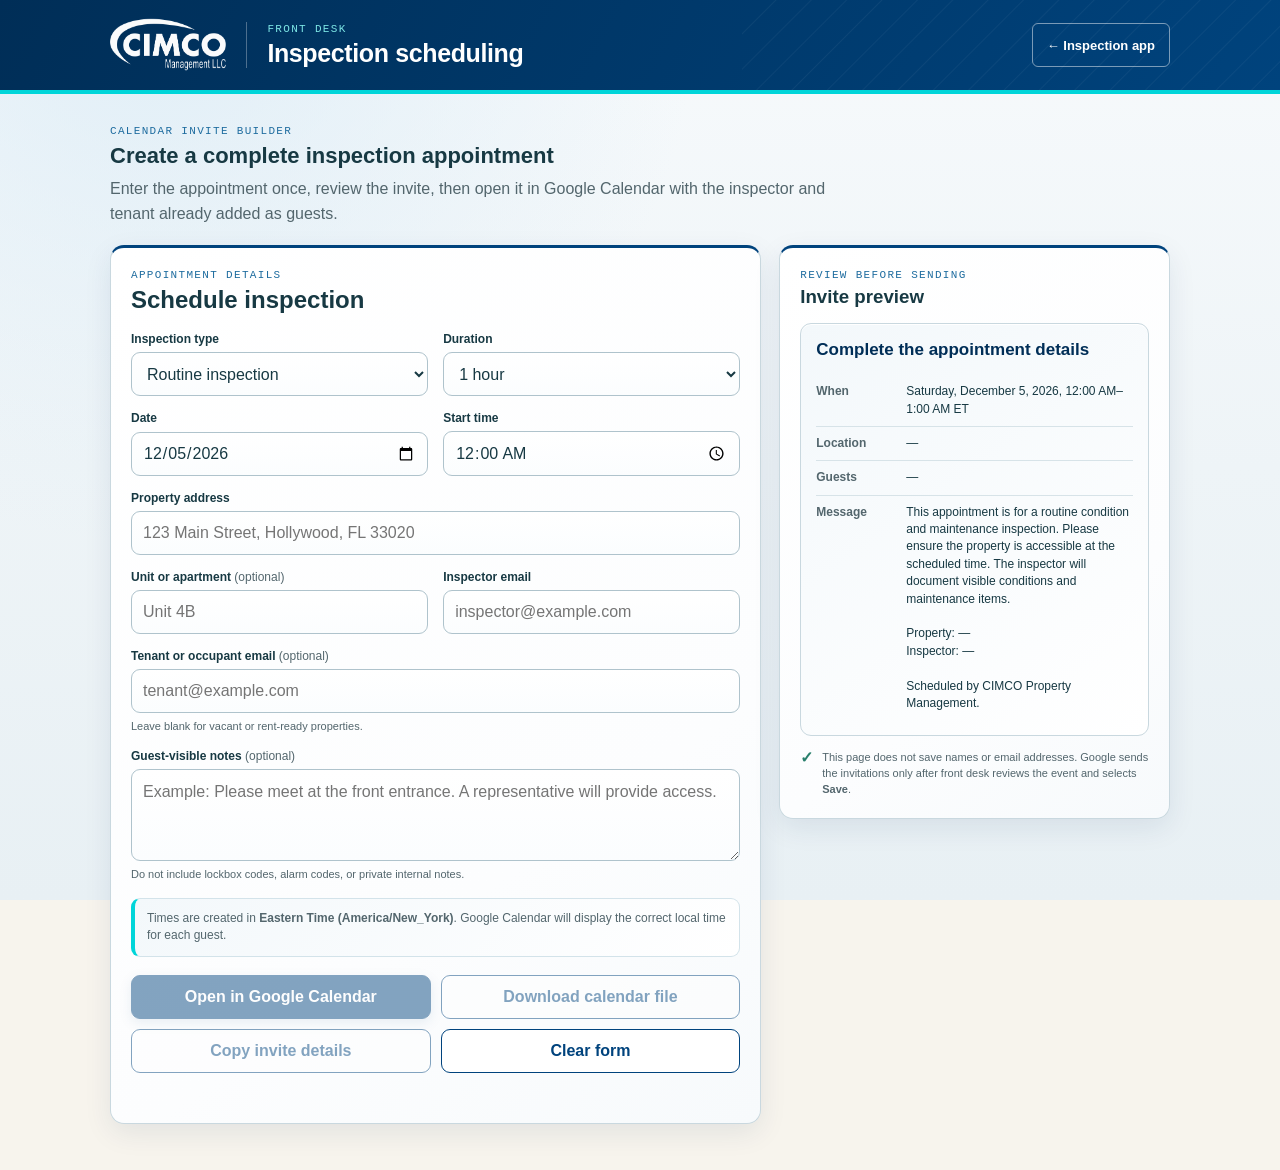
<file: schedule.html>
<!doctype html>
<html lang="en">
<head>
  <meta charset="utf-8">
  <meta name="viewport" content="width=device-width,initial-scale=1,viewport-fit=cover">
  <meta name="theme-color" content="#00437D">
  <title>Schedule an inspection · CIMCO Property Management</title>
  <link rel="icon" href="./icon-192.png">
  <style>
    :root{--navy:#00437D;--deep:#002E57;--mid:#1E6C9F;--aqua:#00D5D9;--pale:#F3F8FB;--light:#DCECF6;--ink:#173943;--slate:#53666D;--paper:#F7F4ED;--card:#FFFEFB;--rule:#C9D8DF;--ok:#287F6B;--warn:#B84C42;--shadow:0 12px 30px rgba(0,46,87,.09)}
    *{box-sizing:border-box}html{background:var(--paper);color:var(--ink);font-family:"Archivo","Helvetica Neue",Arial,sans-serif}body{margin:0;min-height:100vh;background:radial-gradient(circle at 12% 0,rgba(220,236,246,.82),transparent 34rem),linear-gradient(180deg,#F7FAFC 0,#EEF4F7 52%,#E8F0F4 100%);background-attachment:fixed;-webkit-font-smoothing:antialiased}
    button,input,select,textarea{font:inherit}.wrap{width:min(1060px,calc(100% - 32px));margin:auto}.mast{position:relative;overflow:hidden;background:linear-gradient(118deg,var(--deep),var(--navy));color:#fff;border-bottom:4px solid var(--aqua)}
    .mast::after{content:"";position:absolute;inset:0 0 0 58%;pointer-events:none;opacity:.12;background:repeating-linear-gradient(135deg,transparent 0 23px,rgba(255,255,255,.38) 24px,transparent 25px)}
    .mast-inner{position:relative;z-index:1;display:flex;align-items:center;justify-content:space-between;gap:28px;padding:18px 0}.brand{display:flex;align-items:center;gap:20px;min-width:0}.brand img{display:block;width:auto;height:54px;max-width:146px;object-fit:contain;object-position:left center;image-rendering:auto;background:transparent;border:0;border-radius:0;padding:0;filter:brightness(0) invert(1);opacity:.98}.brand-copy{border-left:1px solid rgba(255,255,255,.3);padding-left:20px}.eyebrow{font:500 11px/1.3 "IBM Plex Mono",monospace;letter-spacing:.12em;text-transform:uppercase;color:var(--mid)}
    .mast .eyebrow{color:#7DE7E6}.mast h1{font-size:25px;line-height:1.1;margin:4px 0 0;letter-spacing:-.015em}.back{min-height:44px;color:#fff;text-decoration:none;border:1px solid rgba(255,255,255,.48);border-radius:6px;padding:10px 14px;font-size:13px;font-weight:600;display:inline-flex;align-items:center;justify-content:center;white-space:nowrap}.back:hover{background:rgba(255,255,255,.11);border-color:rgba(255,255,255,.75)}
    main{padding:30px 0 46px}.intro{margin-bottom:18px}.intro h2{font-size:22px;margin:5px 0 8px}.intro p{max-width:760px;color:var(--slate);line-height:1.55;margin:0}.layout{display:grid;grid-template-columns:minmax(0,1.25fr) minmax(300px,.75fr);gap:18px;align-items:start}
    .card{background:linear-gradient(145deg,#FFFFFF 0,#FCFDFE 68%,#F7FAFC 100%);border:1px solid var(--rule);border-top:3px solid var(--navy);border-radius:14px;padding:20px;box-shadow:inset 0 1px #fff,0 9px 28px rgba(0,46,87,.085)}.card h2,.card h3{margin:4px 0 0}.fields{display:grid;grid-template-columns:1fr 1fr;gap:15px;margin-top:18px}.field{display:grid;gap:6px}.field.full{grid-column:1/-1}.field span{font-size:12px;font-weight:700;color:var(--ink)}.field small{font-size:11px;color:var(--slate);line-height:1.4}
    .control{width:100%;min-height:44px;border:1px solid #AFC3CC;border-radius:9px;background:linear-gradient(180deg,#fff,#FBFDFE);color:var(--ink);padding:10px 11px;outline:none}.control:focus{border-color:var(--mid);box-shadow:0 0 0 3px rgba(30,108,159,.13)}textarea.control{min-height:92px;resize:vertical;line-height:1.45}.hint{background:linear-gradient(135deg,var(--pale),#fff);border:1px solid #D3E3EA;border-left:4px solid var(--aqua);border-radius:9px;padding:11px 12px;font-size:12px;line-height:1.45;color:var(--slate);margin-top:15px}
    a:focus-visible,button:focus-visible{outline:3px solid #7DE7E6;outline-offset:3px}.field .optional{font-weight:500;color:var(--slate)}
    .actions{display:grid;grid-template-columns:1fr 1fr;gap:10px;margin-top:18px}.btn{min-height:44px;border-radius:9px;border:1px solid var(--navy);padding:10px 13px;font-weight:700;cursor:pointer;text-align:center;text-decoration:none;display:inline-flex;align-items:center;justify-content:center;gap:7px;transition:transform .16s ease,box-shadow .16s ease,background .18s ease}.btn:active{transform:scale(.98)}.btn.primary{background:var(--navy);color:#fff;box-shadow:0 4px 12px rgba(0,67,125,.16)}.btn.primary:hover{background:var(--mid)}.btn.secondary{background:#fff;color:var(--navy)}.btn.secondary:hover{background:var(--pale)}.btn:disabled{opacity:.48;cursor:not-allowed}
    .preview{position:sticky;top:18px}.preview-box{border:1px solid var(--rule);border-radius:11px;background:linear-gradient(145deg,var(--pale),#fff);padding:15px;margin-top:15px;box-shadow:inset 0 1px #fff}.preview-title{font-size:17px;line-height:1.35;margin:0 0 13px;color:var(--deep)}.preview-row{display:grid;grid-template-columns:82px minmax(0,1fr);gap:8px;padding:8px 0;border-top:1px solid #D7E3E8;font-size:12px;line-height:1.45}.preview-row:first-of-type{border-top:0}.preview-row b{color:var(--slate)}.preview-row span{overflow-wrap:anywhere}.description{white-space:pre-wrap;max-height:240px;overflow:auto}.privacy{display:flex;gap:9px;align-items:flex-start;color:var(--slate);font-size:11px;line-height:1.45;margin:14px 0 0}.privacy strong{color:var(--ok);font-size:16px;line-height:1}
    .status{min-height:20px;margin:10px 0 0;font-size:12px;color:var(--ok)}.status.error{color:var(--warn)}
    @media(max-width:780px){.mast::after{inset:0 0 0 44%}.brand img{width:auto;height:48px;max-width:128px}.brand-copy{padding-left:16px}.mast h1{font-size:21px}.layout{grid-template-columns:1fr}.preview{position:static}.fields{grid-template-columns:1fr}.field.full{grid-column:auto}}
    @media(max-width:520px){.wrap{width:min(100% - 20px,1060px)}.mast-inner{display:grid;gap:12px;padding:15px 0}.back{justify-self:start}.card{padding:15px}.actions{grid-template-columns:1fr}.brand{gap:12px}.brand img{width:auto;height:42px;max-width:108px}.brand-copy{padding-left:12px}.mast h1{font-size:18px}.mast .eyebrow{font-size:9px}}
    @media(prefers-reduced-motion:reduce){*{scroll-behavior:auto!important}}
  </style>
</head>
<body>
  <header class="mast">
    <div class="wrap mast-inner">
      <div class="brand">
        <img src="./cimco-logo.png" alt="CIMCO Property Management">
        <div class="brand-copy"><div class="eyebrow">Front desk</div><h1>Inspection scheduling</h1></div>
      </div>
      <a class="back" href="./index.html">← Inspection app</a>
    </div>
  </header>

  <main class="wrap">
    <section class="intro">
      <div class="eyebrow">Calendar invite builder</div>
      <h2>Create a complete inspection appointment</h2>
      <p>Enter the appointment once, review the invite, then open it in Google Calendar with the inspector and tenant already added as guests.</p>
    </section>

    <div class="layout">
      <form class="card" id="inviteForm" novalidate>
        <div class="eyebrow">Appointment details</div>
        <h2>Schedule inspection</h2>
        <div class="fields">
          <label class="field"><span>Inspection type</span><select class="control" id="type" required>
            <option value="routine">Routine inspection</option><option value="in">Move-in inspection</option><option value="out">Move-out inspection</option><option value="ready">Rent-ready inspection</option>
          </select></label>
          <label class="field"><span>Duration</span><select class="control" id="duration"><option value="30">30 minutes</option><option value="45">45 minutes</option><option value="60" selected>1 hour</option><option value="90">1 hour 30 minutes</option><option value="120">2 hours</option></select></label>
          <label class="field"><span>Date</span><input class="control" id="date" type="date" required></label>
          <label class="field"><span>Start time</span><input class="control" id="time" type="time" required></label>
          <label class="field full"><span>Property address</span><input class="control" id="address" autocomplete="street-address" placeholder="123 Main Street, Hollywood, FL 33020" required></label>
          <label class="field"><span>Unit or apartment <span class="optional">(optional)</span></span><input class="control" id="unit" placeholder="Unit 4B"></label>
          <label class="field"><span>Inspector email</span><input class="control" id="inspector" type="email" autocomplete="email" placeholder="inspector@example.com" required></label>
          <label class="field full"><span>Tenant or occupant email <span class="optional">(optional)</span></span><input class="control" id="tenant" type="email" autocomplete="email" placeholder="tenant@example.com"><small>Leave blank for vacant or rent-ready properties.</small></label>
          <label class="field full"><span>Guest-visible notes <span class="optional">(optional)</span></span><textarea class="control" id="notes" placeholder="Example: Please meet at the front entrance. A representative will provide access."></textarea><small>Do not include lockbox codes, alarm codes, or private internal notes.</small></label>
        </div>
        <div class="hint">Times are created in <strong>Eastern Time (America/New_York)</strong>. Google Calendar will display the correct local time for each guest.</div>
        <div class="actions">
          <button class="btn primary" id="googleBtn" type="button">Open in Google Calendar</button>
          <button class="btn secondary" id="icsBtn" type="button">Download calendar file</button>
          <button class="btn secondary" id="copyBtn" type="button">Copy invite details</button>
          <button class="btn secondary" id="clearBtn" type="button">Clear form</button>
        </div>
        <div class="status" id="status" role="status" aria-live="polite"></div>
      </form>

      <aside class="card preview" aria-live="polite">
        <div class="eyebrow">Review before sending</div>
        <h3>Invite preview</h3>
        <div class="preview-box">
          <h4 class="preview-title" id="previewTitle">Complete the appointment details</h4>
          <div class="preview-row"><b>When</b><span id="previewWhen">—</span></div>
          <div class="preview-row"><b>Location</b><span id="previewLocation">—</span></div>
          <div class="preview-row"><b>Guests</b><span id="previewGuests">—</span></div>
          <div class="preview-row"><b>Message</b><span class="description" id="previewDescription">—</span></div>
        </div>
        <p class="privacy"><strong>✓</strong><span>This page does not save names or email addresses. Google sends the invitations only after front desk reviews the event and selects <b>Save</b>.</span></p>
      </aside>
    </div>
  </main>

  <script>
  (()=>{
    "use strict";
    const $=id=>document.getElementById(id);
    const form=$("inviteForm"), fields=["type","duration","date","time","address","unit","inspector","tenant","notes"];
    const labels={routine:"Routine",in:"Move-In",out:"Move-Out",ready:"Rent-Ready"};
    const templates={
      routine:"This appointment is for a routine condition and maintenance inspection. Please ensure the property is accessible at the scheduled time. The inspector will document visible conditions and maintenance items.",
      in:"This appointment is for a move-in condition inspection. Please ensure the property is accessible at the scheduled time. The inspector will document the property's condition before occupancy and key handover.",
      out:"This appointment is for a move-out condition inspection. Please ensure the property is vacant and accessible at the scheduled time. The inspector will document the property's condition after move-out and key return.",
      ready:"This appointment is for a rent-ready inspection. Please ensure the vacant property is accessible at the scheduled time. The inspector will verify turnover completion and document any remaining items."
    };
    function value(id){return $(id).value.trim()}
    function place(){return [value("address"),value("unit")].filter(Boolean).join(", ")}
    function title(){return value("address")?`CIMCO ${labels[value("type")]} Inspection — ${place()}`:"Complete the appointment details"}
    function localDateParts(addMinutes=0){
      if(!value("date")||!value("time"))return null;
      const [y,m,d]=value("date").split("-").map(Number),[h,min]=value("time").split(":").map(Number);
      const dt=new Date(y,m-1,d,h,min+addMinutes,0,0);
      return {y:dt.getFullYear(),m:dt.getMonth()+1,d:dt.getDate(),h:dt.getHours(),min:dt.getMinutes(),date:dt};
    }
    const pad=n=>String(n).padStart(2,"0");
    function compact(p){return `${p.y}${pad(p.m)}${pad(p.d)}T${pad(p.h)}${pad(p.min)}00`}
    function description(){
      const lines=[templates[value("type")],"",`Property: ${place()||"—"}`,`Inspector: ${value("inspector")||"—"}`];
      if(value("tenant"))lines.push(`Tenant/occupant: ${value("tenant")}`);
      if(value("notes"))lines.push("",`Additional instructions: ${value("notes")}`);
      lines.push("","Scheduled by CIMCO Property Management.");
      return lines.join("\n");
    }
    function valid(show=false){
      const required=["date","time","address","inspector"].map($);
      const ok=required.every(el=>el.value.trim()&&el.checkValidity())&&(!value("tenant")||$("tenant").checkValidity());
      if(show&&!ok){required.forEach(el=>{if(!el.value.trim()||!el.checkValidity())el.reportValidity()});if(value("tenant")&&!$("tenant").checkValidity())$("tenant").reportValidity()}
      return ok;
    }
    function details(){
      const start=localDateParts(),end=localDateParts(Number(value("duration"))||60);
      return {start,end,title:title(),location:place(),description:description(),guests:[value("inspector"),value("tenant")].filter(Boolean)};
    }
    function googleUrl(){
      const d=details(),q=new URLSearchParams();
      q.set("action","TEMPLATE");q.set("text",d.title);q.set("dates",`${compact(d.start)}/${compact(d.end)}`);q.set("ctz","America/New_York");q.set("location",d.location);q.set("details",d.description);d.guests.forEach(email=>q.append("add",email));
      return `https://calendar.google.com/calendar/render?${q.toString()}`;
    }
    function escapeIcs(s){return String(s).replace(/\\/g,"\\\\").replace(/\r?\n/g,"\\n").replace(/,/g,"\\,").replace(/;/g,"\\;")}
    function fold(line){const parts=[];while(line.length>72){parts.push(line.slice(0,72));line=" "+line.slice(72)}parts.push(line);return parts.join("\r\n")}
    function buildIcs(){
      const d=details(),stamp=new Date().toISOString().replace(/[-:]/g,"").replace(/\.\d{3}/,"");
      const lines=["BEGIN:VCALENDAR","VERSION:2.0","PRODID:-//CIMCO Property Management//Inspection Scheduler//EN","CALSCALE:GREGORIAN","METHOD:PUBLISH","BEGIN:VEVENT",`UID:${Date.now()}-${Math.random().toString(36).slice(2)}@cimco-inspections`,`DTSTAMP:${stamp}`,`DTSTART;TZID=America/New_York:${compact(d.start)}`,`DTEND;TZID=America/New_York:${compact(d.end)}`,`SUMMARY:${escapeIcs(d.title)}`,`LOCATION:${escapeIcs(d.location)}`,`DESCRIPTION:${escapeIcs(d.description)}`];
      d.guests.forEach((email,i)=>lines.push(`ATTENDEE;CN=${i===0?"Inspector":"Tenant or occupant"};RSVP=TRUE:mailto:${email}`));
      lines.push("END:VEVENT","END:VCALENDAR","");return lines.map(fold).join("\r\n");
    }
    function friendlyWhen(){
      const p=localDateParts();if(!p)return "—";
      const end=localDateParts(Number(value("duration"))||60);
      const date=p.date.toLocaleDateString("en-US",{weekday:"long",month:"long",day:"numeric",year:"numeric"});
      const fmt=x=>x.date.toLocaleTimeString("en-US",{hour:"numeric",minute:"2-digit"});return `${date}, ${fmt(p)}–${fmt(end)} ET`;
    }
    function update(){
      $("previewTitle").textContent=title();$("previewWhen").textContent=friendlyWhen();$("previewLocation").textContent=place()||"—";$("previewGuests").textContent=[value("inspector"),value("tenant")].filter(Boolean).join(" · ")||"—";$("previewDescription").textContent=description();
      const ok=valid(false);$("googleBtn").disabled=!ok;$("icsBtn").disabled=!ok;$("copyBtn").disabled=!ok;$("googleBtn").dataset.calendarUrl=ok?googleUrl():"";
    }
    function status(message,error=false){$("status").textContent=message;$("status").classList.toggle("error",error)}
    $("googleBtn").addEventListener("click",()=>{if(!valid(true))return status("Please complete the required appointment details.",true);window.open(googleUrl(),"_blank","noopener,noreferrer");status("Google Calendar opened. Review the event, then select Save to send the invitations.")});
    $("icsBtn").addEventListener("click",()=>{if(!valid(true))return;const blob=new Blob([buildIcs()],{type:"text/calendar;charset=utf-8"}),url=URL.createObjectURL(blob),a=document.createElement("a");a.href=url;a.download=`CIMCO-${labels[value("type")].toLowerCase().replace(/[^a-z]+/g,"-")}-inspection-${value("date")}.ics`;a.click();setTimeout(()=>URL.revokeObjectURL(url),1000);status("Calendar file downloaded.")});
    $("copyBtn").addEventListener("click",async()=>{if(!valid(true))return;const d=details(),text=`${d.title}\n${friendlyWhen()}\n${d.location}\n\n${d.description}`;try{await navigator.clipboard.writeText(text);status("Invite details copied.")}catch(e){status("Copy was blocked by the browser. You can select the details from the preview.",true)}});
    $("clearBtn").addEventListener("click",()=>{form.reset();$("date").value="";$("time").value="";status("");update()});
    fields.forEach(id=>$(id).addEventListener("input",update));
    const now=new Date(),next=new Date(now.getTime()+60*60*1000);$("date").value=`${next.getFullYear()}-${pad(next.getMonth()+1)}-${pad(next.getDate())}`;$("time").value=`${pad(next.getHours())}:00`;update();
    window.CIMCO_SCHEDULER={googleUrl,buildIcs,details};
    if("serviceWorker" in navigator)navigator.serviceWorker.register("./service-worker.js").catch(()=>{});
  })();
  </script>
</body>
</html>
</file>
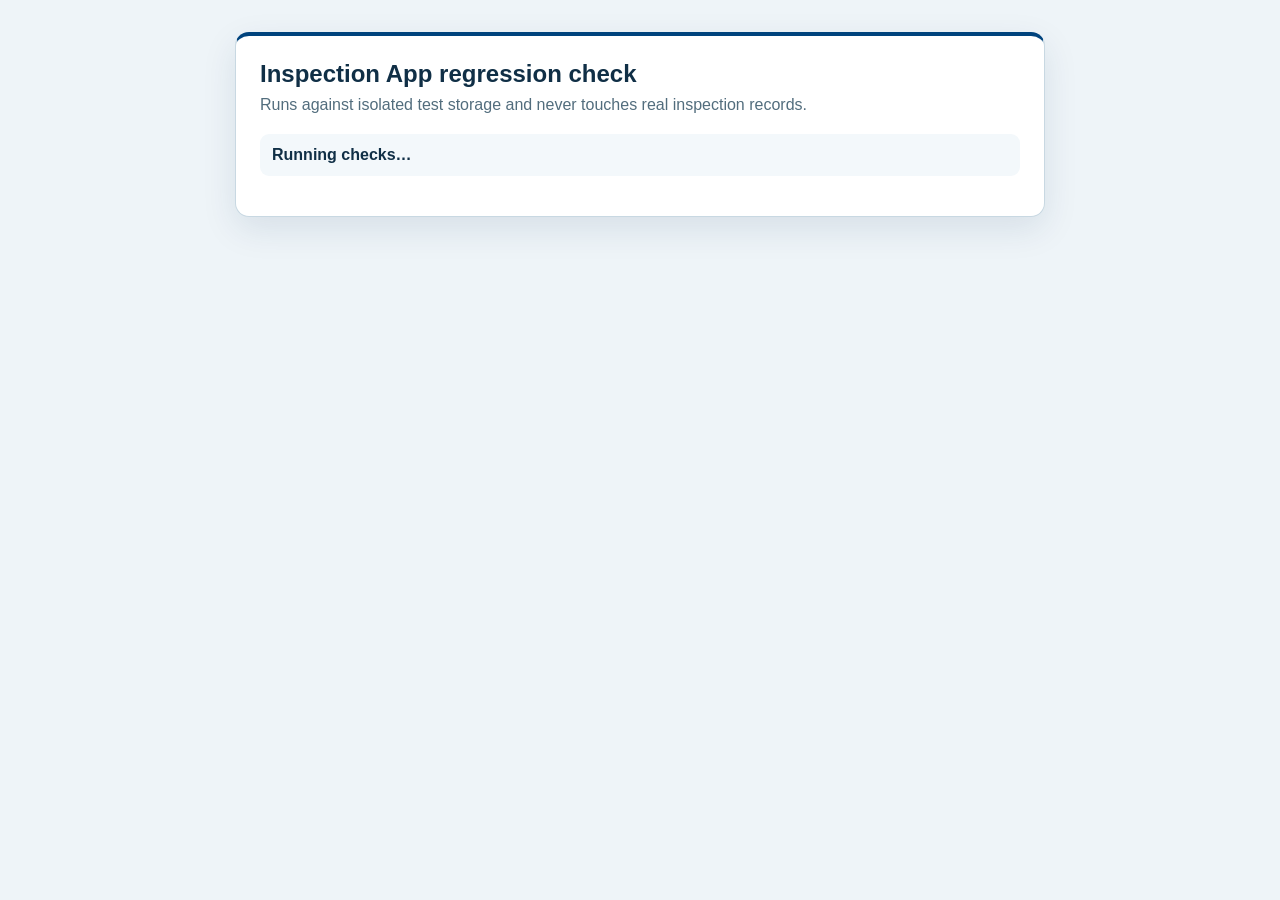
<file: tests/regression.html>
<!doctype html>
<html lang="en">
<head>
  <meta charset="utf-8">
  <meta name="viewport" content="width=device-width,initial-scale=1">
  <title>CIMCO Inspection App · Regression Check</title>
  <style>
    :root{font-family:"Segoe UI",Arial,sans-serif;color:#102F46;background:#EEF4F8}
    body{margin:0;padding:32px}.panel{max-width:760px;margin:auto;padding:24px;border:1px solid #C8D8E2;border-top:4px solid #00437D;border-radius:14px;background:#fff;box-shadow:0 12px 35px rgba(0,46,87,.1)}
    h1{margin:0;font-size:24px}.sub{color:#526D7D;margin:8px 0 20px}.status{padding:12px;border-radius:9px;background:#F3F8FB;font-weight:600}.status.pass{background:#EEF8F4;color:#2B7D68}.status.fail{background:#FFF3F1;color:#B84C42}
    ul{list-style:none;padding:0;margin:16px 0 0}li{padding:9px 0;border-top:1px solid #E5EEF3}li:before{content:"✓";margin-right:9px;color:#2B7D68;font-weight:700}pre{white-space:pre-wrap;color:#B84C42}
    iframe{position:fixed;width:1px;height:1px;opacity:0;pointer-events:none}
  </style>
</head>
<body>
  <main class="panel"><h1>Inspection App regression check</h1><p class="sub">Runs against isolated test storage and never touches real inspection records.</p><div class="status" id="status">Running checks…</div><ul id="results"></ul><pre id="error"></pre></main>
  <iframe id="app" title="Test app" src="../index.html?selftest=1&amp;suite=62"></iframe>
  <iframe id="office" title="Test office device" src="../index.html?selftest=1&amp;suite=62-office"></iframe>
  <iframe id="practice" title="Practice app" src="../index.html?practice=1&amp;suite=62-practice-check"></iframe>
  <script src="./field-check.js?v=62"></script>
  <script src="./office-check.js?v=62"></script>
  <script src="./guide-check.js?v=62"></script>
  <script src="./checklist-check.js?v=62"></script>
  <script>
    const frame=document.getElementById("app"),status=document.getElementById("status"),results=document.getElementById("results"),error=document.getElementById("error");
    frame.addEventListener("load",async()=>{
      try{
        const api=frame.contentWindow.__CIMCO_TEST__;
        if(!api||typeof api.run!=="function") throw new Error("The inspection test API did not load.");
        const office=document.getElementById('office');
        if(!office.contentWindow.__CIMCO_OFFICE__)await new Promise(resolve=>office.addEventListener('load',resolve,{once:true}));
        const practice=document.getElementById('practice');
        if(!practice.contentWindow.__CIMCO_GUIDE__)await new Promise(resolve=>practice.addEventListener('load',resolve,{once:true}));
        const checks=[...await api.run(),...await runFieldChecks(frame.contentWindow),...await runOfficeChecks(frame.contentWindow,office.contentWindow),...await runGuideChecks(frame.contentWindow,office.contentWindow,practice.contentWindow),...await runChecklistChecks(frame.contentWindow,office.contentWindow)];
        results.innerHTML=checks.map(check=>"<li>"+check.name+"</li>").join("");
        status.textContent=checks.length+" checks passed"; status.className="status pass";
      }catch(err){ status.textContent="Regression check failed"; status.className="status fail"; error.textContent=err&&err.stack||String(err); }
    });
  </script>
</body>
</html>
</file>
<file: app-theme.css>
:root{--ok:#2B7D68;--work:#B84C42;--na:#788B97;--ui-radius:10px;--ui-shadow:0 6px 18px rgba(0,46,87,.065)}

/* Screen interface: brand color for structure, semantic color only for status. */
@media screen{
  html{scroll-behavior:smooth;scroll-padding-top:88px}
  body{-webkit-font-smoothing:antialiased;text-rendering:optimizeLegibility}
  body{background:radial-gradient(circle at 12% 0,rgba(220,236,246,.72),transparent 34rem),linear-gradient(180deg,#F7FAFC 0,#EEF4F7 52%,#E8F0F4 100%);background-attachment:fixed}
  .wrap{max-width:920px}
  .mast{background:linear-gradient(118deg,var(--brand-deep),var(--brand));color:#fff;padding:16px 0 0;border-bottom:4px solid #00D5D9;box-shadow:0 5px 18px rgba(0,46,87,.18)}
  .mast:after{inset:0 0 0 55%;opacity:.14;background:repeating-linear-gradient(135deg,transparent 0 23px,rgba(255,255,255,.38) 24px,transparent 25px)}
  .mast-head{grid-template-columns:auto minmax(0,1fr);gap:19px}
  .report-logo{width:auto;height:62px;max-width:145px;object-fit:contain;object-position:left center;image-rendering:auto;filter:brightness(0) invert(1)}
  .mast-copy{border-left:1px solid rgba(255,255,255,.3);padding-left:19px;min-width:0}
  .mast .sub{display:block;color:#7DE7E6;font-size:10px;margin-bottom:4px}
  .mast h1{color:#fff;font-size:24px;text-transform:none;letter-spacing:-.015em}
  .mast .lede{color:#DCECF6;margin:7px 0 0 165px;max-width:62ch;line-height:1.45}
  .mast .pad{height:15px}
  .rail{max-width:920px;padding:12px 14px 14px}
  .chip{background:rgba(255,255,255,.08);border-color:rgba(255,255,255,.28);color:#DCECF6;min-width:124px}
  .chip b,.chip span{color:#fff}.chip span{opacity:.72}
  .chip.on{background:#fff;border-color:#fff}.chip.on b,.chip.on span{color:var(--brand-deep);opacity:1}
  .chip .tick{color:#7DE7E6}.chip.on .tick{color:var(--ok)}
  main.wrap{padding-top:3px}

  .card{border:1px solid #CDDCE4;border-top-width:1px;border-radius:14px;background:linear-gradient(145deg,#FFFFFF 0,#FCFDFE 68%,#F7FAFC 100%);box-shadow:0 1px 1px rgba(255,255,255,.9) inset,0 7px 22px rgba(0,46,87,.075);padding:18px}
  .card:hover{box-shadow:0 8px 24px rgba(0,46,87,.085)}
  #home>.card:first-child,#home>.card:nth-child(2),#editor>.card:first-of-type,#wkCard,.signCard{border-top:3px solid var(--brand)}
  .card h2{font-size:19px;text-transform:none;letter-spacing:-.015em}
  .in,.mini,.cam,.k,.seg button,.checkrow label,.sigbox{background:linear-gradient(180deg,#fff,#FBFDFE);border-color:#C5D5DE;border-radius:8px}
  .in:focus{border-color:var(--brand-mid);box-shadow:0 0 0 3px rgba(30,108,159,.12)}
  .in::placeholder{color:#78909E;opacity:1}
  button:disabled{cursor:not-allowed}
  .strip,.walk-progress-line i{background:#E1EAF0}
  .fieldpulse{background:#fff;border-color:#C9DDE9;box-shadow:none}.fieldpulse.complete{background:#F3FAF7;border-color:#B7D8CD}
  .form-switch{background:linear-gradient(135deg,#F7FAFC,#EEF5F8);border-color:#C9DDE9;border-radius:10px;box-shadow:inset 0 1px rgba(255,255,255,.9)}

  .roomtools{background:linear-gradient(145deg,#FFFFFF,#F5F9FB);border-color:#D2DFE6;border-left-color:var(--brand);border-radius:12px;box-shadow:inset 0 1px #fff,0 5px 16px rgba(0,46,87,.055)}
  .sec{border-color:#CFDDE5;border-radius:12px;background:#fff;box-shadow:inset 0 1px #fff,0 4px 14px rgba(0,46,87,.05);scroll-margin-top:88px}
  .sec>summary{padding:13px 15px;background:#fff;min-height:50px;cursor:pointer;transition:background .18s ease,color .18s ease}.sectools{padding:0 15px 12px}
  .sec[open]>summary{background:linear-gradient(180deg,#F9FBFC,#F2F7F9)}
  .sec>summary:hover{background:#F0F6F9}
  .item{scroll-margin-top:88px;background:linear-gradient(90deg,#fff,#FCFDFE)}
  .cam{color:var(--brand);font-size:16px;box-shadow:0 1px 2px rgba(0,46,87,.05)}
  .cam:hover{border-color:var(--brand-mid);background:var(--brand-pale)}
  .k:not(.on):hover{border-color:var(--brand-mid);background:var(--brand-pale);color:var(--brand)}
  .k[aria-pressed="true"]{box-shadow:0 4px 12px rgba(0,46,87,.14)}
  .item{padding:12px 15px}.item.flagged{background:#FFF5F3}.note{background:#fff;border-color:#E2B9B2}
  .section-bookmarks,.room-jump-mobile{background:rgba(255,255,255,.98);border-color:#CDDCE4;border-top-color:var(--brand);box-shadow:0 8px 24px rgba(0,46,87,.12)}
  .section-bookmark.on{background:#EAF3F8;box-shadow:inset 3px 0 var(--brand)}

  .block{background:#fff;color:var(--ink);border:1px solid #D2DFE6;border-left:4px solid var(--brand);box-shadow:0 5px 16px rgba(0,46,87,.055);padding:15px 16px}
  .block h3{color:var(--brand)}.block ul,.block li b{color:var(--ink)}.block .none{color:var(--slate)}
  .block.has-flags{background:#FFF8F6;border-color:#E7C4BE;border-left-color:var(--work)}
  .block.has-flags h3,.block.has-flags .code{color:var(--work)}

  .newbtn,.newbtn.alt,.newbtn.ready,.newbtn.routine{background:#fff;border:1px solid #BCD0DC;border-left:4px solid var(--brand);color:var(--ink);box-shadow:none}
  .newbtn b,.newbtn.alt b,.newbtn.ready b,.newbtn.routine b{color:var(--brand);text-transform:none;letter-spacing:-.01em}
  .newbtn span,.newbtn.alt span,.newbtn.ready span,.newbtn.routine span{color:var(--slate)}
  .newbtn:hover,.newbtn.alt:hover,.newbtn.ready:hover,.newbtn.routine:hover{background:var(--brand-pale);border-color:var(--brand-mid)}

  .bar{background:rgba(255,255,255,.975);border-top:1px solid #AFC7D5;box-shadow:0 -7px 24px rgba(0,46,87,.11)}
  .act{border-color:#AFC4D0}.act:hover{background:var(--brand-pale)}
  .act.solid{background:var(--brand);border-color:var(--brand)}.act.solid:hover{background:var(--brand-mid)}
  .k.on.k-ok{background:var(--ok)}.k.on.k-work{background:var(--work)}.k.on.k-na{background:var(--na)}
  .bar-label-short{display:none}
  .save-indicator{position:absolute;right:14px;top:-35px;display:flex;align-items:center;gap:5px;max-width:calc(100vw - 28px);padding:6px 10px;border:1px solid #B9D7CC;border-radius:999px;background:rgba(244,251,248,.98);box-shadow:0 5px 16px rgba(0,46,87,.12);color:var(--ok);font:600 10px/1.2 "IBM Plex Mono",ui-monospace,monospace;letter-spacing:.04em;opacity:0;transform:translateY(5px);pointer-events:none;transition:opacity .18s ease,transform .18s ease}
  .save-indicator.on{opacity:1;transform:translateY(0)}

  /* v49 field experience: compact tools, richer surfaces, and clear state. */
  .walk-tools{display:grid;grid-template-columns:minmax(0,1fr) auto;gap:8px;margin-top:10px}
  .walk-next,.walk-pref{min-height:44px;border:1px solid #BCD0DC;border-radius:10px;background:linear-gradient(180deg,#fff,#F5F9FB);color:var(--ink);box-shadow:inset 0 1px #fff,0 2px 7px rgba(0,46,87,.045);font:600 12px/1.2 "Archivo",sans-serif}
  .walk-next{display:flex;align-items:center;justify-content:space-between;gap:10px;padding:9px 12px;border-color:var(--brand-mid);color:var(--brand)}
  .walk-next b{padding:3px 7px;border-radius:999px;background:var(--brand-light);font:600 9px/1.2 "IBM Plex Mono",monospace;letter-spacing:.04em}
  .walk-next:disabled{opacity:.55;border-color:#C9D7DF;color:var(--slate)}
  .walk-pref{display:flex;align-items:center;gap:8px;padding:9px 11px;color:var(--slate)}
  .walk-pref i{width:28px;height:17px;padding:2px;border-radius:999px;background:#B8C8D1;transition:background .18s ease}
  .walk-pref i:after{content:"";display:block;width:13px;height:13px;border-radius:50%;background:#fff;box-shadow:0 1px 3px rgba(0,46,87,.2);transition:transform .18s ease}
  .walk-pref.on i{background:var(--ok)}.walk-pref.on i:after{transform:translateX(11px)}
  .next-target{animation:next-target-ring .9s ease}
  @keyframes next-target-ring{0%,100%{box-shadow:none}35%{box-shadow:inset 4px 0 var(--brand),0 0 0 3px rgba(30,108,159,.12)}}

  .room-state{flex:0 0 auto;margin-left:auto;padding:3px 7px;border:1px solid #CAD8E0;border-radius:999px;background:#F5F8FA;color:var(--slate);font:600 8px/1.2 "IBM Plex Mono",monospace;letter-spacing:.055em;text-transform:uppercase}
  .room-state+.count{margin-left:0}
  .room-state.complete{border-color:#B8D8CD;background:#F1F9F6;color:var(--ok)}
  .room-state.attention{border-color:#E4C1BC;background:#FFF4F2;color:var(--work)}
  .sec.is-complete{border-color:#BDD8CF;box-shadow:inset 4px 0 var(--ok),0 4px 14px rgba(0,46,87,.045)}
  .sec.has-flags{border-color:#E1C1BC;box-shadow:inset 4px 0 var(--work),0 4px 14px rgba(0,46,87,.045)}

  .dashboard-tools{display:flex;align-items:flex-end;justify-content:space-between;gap:12px;padding:12px 15px;border-top:1px solid #E1EAF0;border-bottom:1px solid #D7E3E9;background:linear-gradient(180deg,#F9FBFC,#F2F7F9)}
  .dashboard-filters{display:flex;gap:6px;flex-wrap:wrap}
  .dashboard-filters button{min-height:40px;padding:9px 12px;border:1px solid #C7D7DF;border-radius:999px;background:#fff;color:var(--slate);font:600 10px/1.2 "IBM Plex Mono",monospace;letter-spacing:.035em}
  .dashboard-filters button.on{border-color:var(--brand);background:var(--brand);color:#fff;box-shadow:0 3px 9px rgba(0,67,125,.16)}
  .dashboard-sort{display:grid;gap:3px;min-width:170px}.dashboard-sort span{font:600 9px/1.2 "IBM Plex Mono",monospace;letter-spacing:.08em;text-transform:uppercase;color:var(--slate)}
  .dashboard-sort select{min-height:40px;border:1px solid #C7D7DF;border-radius:8px;background:#fff;color:var(--ink);padding:7px 28px 7px 9px;font-size:12px}
  .enhanced-record{transition:background .18s ease}.enhanced-record:hover{background:#F7FAFC}
  .enhanced-record .rec{padding-top:14px;padding-bottom:14px;background:transparent}
  .rec .badge{width:58px;height:40px;border-radius:9px;font-size:9px;line-height:1;letter-spacing:.045em;white-space:nowrap;overflow:hidden}
  .recdelete{min-height:40px;border-radius:8px}
  .record-progress{display:block;height:5px;margin-top:8px;overflow:hidden;border-radius:999px;background:#E1EAF0}
  .record-progress em{display:block;height:100%;border-radius:inherit;background:linear-gradient(90deg,var(--brand-mid),var(--ok))}
  .record-side{display:grid;min-width:104px;justify-items:end;gap:2px}.record-side>b{font:700 16px/1 "Archivo",sans-serif;color:var(--brand)}
  .record-side small{font:500 9px/1.2 "IBM Plex Mono",monospace;color:var(--slate);text-align:right}.record-side small.attention{color:var(--work)}.record-side small.complete{color:var(--ok)}
  .backup-mark{margin-top:3px;padding:2px 5px;border-radius:999px;background:#F2F5F7}.backup-mark.done{background:#EDF8F4;color:var(--ok)!important}
  .enhanced-empty{display:grid;gap:3px}.enhanced-empty b{font-family:"Archivo",sans-serif;color:var(--ink)}.enhanced-empty span{font-size:12px}

  .health-grid{display:grid;grid-template-columns:repeat(3,1fr);gap:8px;margin-top:15px;padding-top:15px;border-top:1px solid #D7E3E9}
  .health-item{display:grid;grid-template-columns:auto minmax(0,1fr);gap:9px;align-items:start;min-height:92px;padding:11px;border:1px solid #D2DFE6;border-radius:11px;background:linear-gradient(145deg,#fff,#F5F9FB);box-shadow:inset 0 1px #fff}
  .health-item b{display:block;font:600 12px/1.3 "Archivo",sans-serif;color:var(--ink)}.health-item small{display:block;margin-top:3px;font-size:10.5px;line-height:1.4;color:var(--slate)}
  .health-icon{display:grid;place-items:center;width:28px;height:28px;border-radius:8px;background:var(--brand-light);color:var(--brand);font-weight:700}
  .health-dot{width:10px;height:10px;margin:8px 5px;border-radius:50%;background:#8CA1AD;box-shadow:0 0 0 4px rgba(140,161,173,.12)}
  .health-dot.ready{background:var(--ok);box-shadow:0 0 0 4px rgba(43,125,104,.12)}.health-dot.offline{background:var(--brand-mid)}.health-dot.update{background:var(--work)}.health-dot.limited{background:var(--na)}
  .health-meter{display:block;height:4px;margin-top:8px;overflow:hidden;border-radius:999px;background:#DFE8ED}.health-meter em{display:block;width:0;height:100%;background:var(--ok)}.health-meter em.warn{background:var(--work)}
  .health-action{min-height:34px;margin-top:7px;padding:7px 9px;border:1px solid var(--brand-mid);border-radius:7px;background:#fff;color:var(--brand);font:600 9px/1.2 "IBM Plex Mono",monospace;text-transform:uppercase}

  .finish-card{position:relative;overflow:hidden;border-top-color:var(--ok)!important;background:linear-gradient(135deg,#FFFFFF 0,#F3FAF7 100%)}
  .finish-card:after{content:"✓";position:absolute;right:-12px;top:-34px;color:rgba(43,125,104,.07);font:800 150px/1 "Archivo",sans-serif;pointer-events:none}
  .finish-copy,.finish-readiness,.finish-actions,.delivery-status,.finish-privacy{position:relative;z-index:1}
  .finish-copy p{max-width:67ch;margin:7px 0 0;color:var(--slate);font-size:13px;line-height:1.5}.finish-copy p b{color:var(--ink)}
  .finish-readiness{display:inline-flex;align-items:center;gap:7px;margin-top:14px;padding:6px 9px;border:1px solid #CCD9E0;border-radius:999px;background:#fff;color:var(--slate);font:600 10px/1.2 "IBM Plex Mono",monospace}
  .finish-readiness:before{content:"";width:8px;height:8px;border-radius:50%;background:var(--na)}
  .finish-readiness.complete{border-color:#B8D8CD;color:var(--ok)}.finish-readiness.complete:before{background:var(--ok)}
  .finish-readiness.attention{border-color:#E4C1BC;color:var(--work)}.finish-readiness.attention:before{background:var(--work)}
  .finish-actions{display:flex;gap:8px;flex-wrap:wrap;margin-top:12px}.finish-actions .send-office{min-width:220px;background:var(--ok);border-color:var(--ok)}.finish-actions .send-office:hover{background:#236957;border-color:#236957}
  .delivery-status{margin-top:11px;padding:9px 11px;border-left:3px solid var(--na);border-radius:0 8px 8px 0;background:rgba(255,255,255,.82);color:var(--slate);font-size:12px;line-height:1.4}
  .delivery-status.busy{border-left-color:var(--brand-mid);color:var(--brand)}.delivery-status.sent{border-left-color:var(--ok);color:var(--ok)}.delivery-status.error{border-left-color:var(--work);color:var(--work)}
  .finish-privacy{display:block;margin-top:9px;color:var(--mute);font-size:10.5px;line-height:1.4}

  .app-dialog-backdrop{position:fixed;z-index:100;inset:0;display:grid;place-items:center;padding:18px;background:rgba(0,31,58,.55);backdrop-filter:blur(6px);opacity:0;transition:opacity .16s ease}
  .app-dialog-backdrop[hidden]{display:none}.app-dialog-backdrop.on{opacity:1}.dialog-open{overflow:hidden}
  .app-dialog{position:relative;width:min(100%,440px);max-height:min(84vh,660px);overflow:auto;padding:22px;border:1px solid #BFD1DC;border-top:4px solid var(--brand);border-radius:16px;background:linear-gradient(145deg,#fff,#F7FAFC);box-shadow:0 24px 70px rgba(0,31,58,.28);transform:translateY(10px) scale(.985);transition:transform .18s ease}
  .app-dialog-backdrop.on .app-dialog{transform:none}.app-dialog h2{margin-top:4px;font-size:20px}.dialog-copy{margin-top:9px;color:var(--slate);font-size:13px;line-height:1.55}.dialog-copy p{margin:0 0 9px}.dialog-help ul{margin:10px 0;padding-left:20px}.dialog-help li{margin:8px 0}.dialog-help b{color:var(--ink)}
  .dialog-close{position:absolute;right:12px;top:12px;width:34px;height:34px;border:1px solid #D4E0E6;border-radius:50%;background:#fff;color:var(--slate);font-size:20px;line-height:1}
  .dialog-field{display:grid;gap:5px;margin-top:15px}.dialog-field>span{font:600 10px/1.2 "IBM Plex Mono",monospace;letter-spacing:.08em;text-transform:uppercase;color:var(--slate)}
  .dialog-actions{display:flex;justify-content:flex-end;gap:8px;margin-top:18px}.dialog-actions .danger{background:var(--work);border-color:var(--work)}

  .photo-panel{width:min(100%,620px);display:grid;grid-template-columns:minmax(150px,1fr) minmax(220px,1.3fr) auto;gap:12px;align-items:end;padding:14px;border:1px solid rgba(255,255,255,.18);border-radius:12px;background:rgba(0,22,41,.82);color:#fff;backdrop-filter:blur(10px)}
  .photo-panel>div>b{display:block;margin-top:3px}.photo-panel .eyebrow{color:#AFCFE1}.photo-panel label>span{display:block;margin-bottom:4px;font:600 9px/1.2 "IBM Plex Mono",monospace;letter-spacing:.07em;text-transform:uppercase;color:#C5DDE9}.photo-panel label em{font-style:normal;opacity:.7}.photo-panel .in{border-color:rgba(255,255,255,.28)}
  .photo-progress{position:fixed;z-index:95;left:50%;bottom:calc(92px + env(safe-area-inset-bottom));width:min(calc(100% - 28px),390px);display:grid;grid-template-columns:auto minmax(0,1fr);gap:11px;align-items:center;padding:12px 14px;border:1px solid #BDD3E0;border-radius:13px;background:rgba(255,255,255,.98);box-shadow:0 13px 34px rgba(0,46,87,.2);opacity:0;transform:translate(-50%,8px);transition:opacity .18s,transform .18s}.photo-progress[hidden]{display:none}.photo-progress.on{opacity:1;transform:translate(-50%,0)}
  .photo-progress b{display:block;font:600 12px/1.2 "Archivo",sans-serif}.photo-progress small{display:block;margin-top:2px;color:var(--slate);font-size:10px}.photo-progress i{display:block;height:5px;margin-top:7px;overflow:hidden;border-radius:999px;background:#E0E9EE}.photo-progress em{display:block;width:0;height:100%;background:var(--brand);transition:width .18s}
  .photo-spinner{width:24px;height:24px;border:3px solid var(--brand-light);border-top-color:var(--brand);border-radius:50%;animation:photo-spin .8s linear infinite}@keyframes photo-spin{to{transform:rotate(360deg)}}
  .thumbs img[data-has-caption="true"]{box-shadow:0 0 0 2px var(--brand-mid)}
}

@media screen and (max-width:560px){
  body[data-view="editor"] .mast{padding-top:10px}
  body[data-view="editor"] .mast .rail{display:none!important}
  .mast{padding-top:14px}.mast-head{grid-template-columns:auto minmax(0,1fr);gap:12px}
  .report-logo{width:auto;height:43px;max-width:100px}.mast-copy{padding-left:12px}
  .mast .sub{font-size:8.5px}.mast h1{font-size:19px}
  .mast .lede{margin:10px 0 0;font-size:12px;border-top:1px solid rgba(255,255,255,.18);padding-top:9px}
  .mast .pad{height:12px}.rail{padding-top:10px}.chip{min-width:112px}
  .card{padding:15px;border-radius:8px}.card h2{font-size:18px}.newbtn{padding:13px}
  body[data-view="editor"] main.wrap{padding-top:4px}
  body[data-view="editor"] .room-jump-mobile{margin-top:10px}
  .room-jump-mobile select,.form-switch select{min-height:44px}
  .mini{min-height:44px}
  .cam{width:44px;height:44px}
  .k{min-height:50px}
  .bar{gap:6px;padding-left:10px;padding-right:10px}
  .bar .act{min-width:0}
  .save-indicator{right:10px}
  .walk-tools{grid-template-columns:1fr}.walk-pref{justify-content:center}
  .dashboard-tools{display:grid;align-items:stretch}.dashboard-sort{min-width:0}.dashboard-sort select{width:100%}
  .dashboard-filters{display:grid;grid-template-columns:1fr 1fr}.dashboard-filters button{width:100%}
  .enhanced-record .rec{display:grid;grid-template-columns:54px minmax(0,1fr);gap:7px 9px;align-items:center;padding:12px 8px 12px 12px}
  .enhanced-record .rec>.badge{grid-row:1 / span 2}
  .enhanced-record .record-side{grid-column:2;display:flex;min-width:0;justify-content:flex-start;align-items:center;gap:6px}
  .rec .badge{width:54px}
  .recdelete{min-height:44px;padding:9px 8px}
  .record-side small:not(.attention):not(.complete){display:none}.backup-mark{display:none!important}
  .health-grid{grid-template-columns:1fr}.health-item{min-height:0}
  .health-action{min-height:40px}
  .finish-actions{display:grid;grid-template-columns:1fr}.finish-actions .act,.finish-actions .send-office{width:100%;min-width:0}
  .photo-panel{grid-template-columns:1fr;width:100%;gap:9px}.photo-panel .act{width:100%}
  .app-dialog{padding:19px;border-radius:14px}.dialog-actions{display:grid;grid-template-columns:1fr 1fr}.dialog-actions .act{width:100%}
  .room-state{display:none}
}

@media screen and (max-width:430px){
  .enhanced-record .rec{grid-template-columns:50px minmax(0,1fr);padding-left:10px}
  .rec .badge{width:50px;font-size:8.5px;letter-spacing:.025em}
  .bar-label-wide{display:none}
  .bar-label-short{display:inline}
  .bar .act{font-size:12px;padding-left:5px;padding-right:5px}
}

/* v55 compact field flow: keep high-use controls close without shrinking tap targets. */
@media screen{
  .wrap,.rail{max-width:1040px}
  body[data-view="editor"] .mast{padding-top:10px}
  body[data-view="editor"] .mast .lede{display:none}
  body[data-view="editor"] .mast .pad{height:10px}
  body[data-view="editor"] .report-logo{height:50px;max-width:122px}
  body[data-view="editor"] .mast h1{font-size:21px}
  main.wrap{padding-top:0}
  .card{margin:10px 0;padding:14px}
  .card h2{font-size:18px}
  .grid{gap:7px;margin-top:9px}
  .strip{margin-top:10px;height:9px}.tally{margin-top:5px}
  .fieldpulse{margin-top:9px;padding:8px 9px}
  .legend{margin-top:10px;padding-top:10px}
  .sec{margin-bottom:7px}.sec>summary{padding:10px 13px;min-height:46px}.sectools{padding:0 13px 9px}
  .item{padding:9px 13px}.pad6{margin-top:7px}.note{margin-top:6px}
  .roomtools{margin-bottom:9px;padding:11px 12px}.roomquick{margin-top:8px}
  .block{margin-bottom:9px;padding:12px 14px}

  .inspection-nav{position:sticky;z-index:31;top:70px;display:grid;grid-template-columns:repeat(4,minmax(0,1fr));gap:5px;margin:8px 0;padding:5px;border:1px solid #BCD0DC;border-radius:12px;background:rgba(255,255,255,.96);box-shadow:0 7px 20px rgba(0,46,87,.12);backdrop-filter:blur(12px)}
  .inspection-nav button{min-height:40px;padding:7px 6px;border:0;border-radius:8px;background:transparent;color:var(--slate);font:600 10px/1.2 "IBM Plex Mono",monospace;letter-spacing:.025em}
  .inspection-nav button:hover,.inspection-nav button:focus-visible{background:var(--brand-light);color:var(--brand)}

  .field-notes-card{border-top:3px solid var(--brand)!important;background:linear-gradient(145deg,#fff,#F5F9FB)}
  .field-notes-head{display:flex;align-items:flex-start;justify-content:space-between;gap:16px}
  .field-notes-head p{max-width:62ch;margin:4px 0 0;color:var(--slate);font-size:12px;line-height:1.4}
  .autosave-pill{flex:none;padding:5px 8px;border:1px solid #B8D8CD;border-radius:999px;background:#F1F9F6;color:var(--ok);font:600 9px/1.2 "IBM Plex Mono",monospace;letter-spacing:.04em;white-space:nowrap}
  .key-notes-grid{display:grid;grid-template-columns:minmax(0,.9fr) minmax(0,1.1fr);gap:12px;margin-top:11px}
  .field-entry{min-width:0;padding:11px;border:1px solid #D2DFE6;border-radius:10px;background:rgba(255,255,255,.9)}
  .field-entry>label>span{display:block;margin-bottom:4px;font:600 10px/1.2 "IBM Plex Mono",monospace;letter-spacing:.08em;text-transform:uppercase;color:var(--slate)}
  .field-entry>label>small{display:block;margin:-1px 0 7px;color:var(--slate);font-size:11px;line-height:1.35}
  #keyInventory{min-height:102px}#overallNotes{min-height:132px}
  .key-quick{display:flex;gap:5px;flex-wrap:wrap;margin-top:7px}
  .key-quick button{min-height:36px;padding:6px 9px;border:1px solid #C5D5DE;border-radius:999px;background:#F7FAFC;color:var(--brand);font:600 10px/1.2 "IBM Plex Mono",monospace}
  .key-quick button:hover{border-color:var(--brand-mid);background:var(--brand-light)}
  .print-wrapup{display:none}
}

@media screen and (min-width:760px){
  #metaBox .grid{grid-template-columns:repeat(3,minmax(0,1fr))}
  .pad6{grid-template-columns:repeat(3,82px)}
}

@media screen and (min-width:1180px) and (max-width:1439px){
  body[data-view="editor"] .section-bookmarks{display:none}
  body[data-view="editor"] .room-jump-mobile{display:block}
}

@media screen and (min-width:1440px){
  body[data-view="editor"] .section-bookmarks{left:max(12px,calc(50% - 710px))}
}

@media screen and (max-width:680px){
  .key-notes-grid{grid-template-columns:1fr}
  .field-notes-head{display:block}.autosave-pill{display:inline-block;margin-top:8px}
  .inspection-nav{top:68px;margin-left:-2px;margin-right:-2px}
}

@media screen and (max-width:560px){
  body[data-view="editor"] .mast-head{gap:10px}
  body[data-view="editor"] .report-logo{height:38px;max-width:88px}
  body[data-view="editor"] .mast-copy{padding-left:10px}
  body[data-view="editor"] .mast h1{font-size:17px}
  body[data-view="editor"] .mast .sub{margin-bottom:2px}
  .card{margin:8px 0;padding:12px}.card h2{font-size:17px}
  .inspection-nav{grid-template-columns:repeat(4,minmax(0,1fr));gap:3px;padding:4px}
  .inspection-nav button{min-height:42px;padding:6px 3px;font-size:9px}
  .field-entry{padding:10px}#keyInventory{min-height:94px}#overallNotes{min-height:112px}
  .key-quick button{min-height:38px}
  .sec>summary{padding:9px 11px}.item{padding:8px 11px}.k{min-height:46px}
  .roomtools{padding:10px 11px}.roomtools-head{display:block}.roomtools-head>.eyebrow{display:none}
}

/* Print/PDF: restrained color, stable margins, repeatable tables, sharp signatures. */
@media print{
  .walk-tools,.dashboard-tools,.health-grid,.finish-card,.app-dialog-backdrop,.photo-panel,.photo-progress{display:none!important}
  @page{size:Letter portrait;margin:12mm 14mm 15mm}
  html,body{background:#fff!important}
  body{font-family:"IBM Plex Sans","Segoe UI",Arial,sans-serif;font-size:9.4pt;line-height:1.34;color:#1B2730}
  .wrap{max-width:none!important;width:100%!important;margin:0!important;padding:0!important}
  .mast{margin:0 0 4mm!important;padding:0 0 3mm!important;border-bottom:1.5pt solid #00437D!important;box-shadow:none!important;background:#fff!important}
  .mast-head{grid-template-columns:28mm minmax(0,1fr);gap:4mm;min-height:13mm}
  .report-logo{display:block!important;width:auto!important;height:12.5mm!important;max-width:28mm!important;max-height:12.5mm!important;object-fit:contain!important;image-rendering:auto!important;filter:none!important}
  .mast-copy{border-left:.6pt solid #AAB8C0;padding-left:4mm}
  .mast .sub{font-size:7pt;color:#52636D;letter-spacing:.12em}
  .mast h1{font-size:17pt;color:#102F46;text-transform:uppercase;letter-spacing:.01em}

  #editor>.card:first-of-type{margin:0 0 3mm!important;padding:0 0 3mm!important;border-bottom:.7pt solid #AAB8C0!important}
  #edAddr{font-size:14pt;color:#17242C;margin-bottom:2mm}
  .print-meta{gap:2.2mm 5mm;margin-top:2.4mm;padding-top:2.4mm;border-top:.5pt solid #D5DDE1}
  .print-meta span{font-size:8.5pt}.print-meta b{font-size:6.8pt;color:#61717A}
  .print-wrapup{display:grid;grid-template-columns:1fr 1.5fr;gap:4mm;margin-top:3mm;padding-top:2.5mm;border-top:.5pt solid #D5DDE1}
  .print-wrapup:empty{display:none}.print-wrapup div{min-width:0}.print-wrapup b{display:block;margin-bottom:1mm;font:600 6.8pt/1.2 "IBM Plex Mono",monospace;letter-spacing:.08em;text-transform:uppercase;color:#61717A}.print-wrapup p{margin:0;white-space:pre-wrap;font-size:8.5pt;line-height:1.4;overflow-wrap:anywhere}

  .block.has-flags{break-inside:avoid;background:#FFF5F3!important;border:1px solid #E5C1BA!important;border-left:3px solid #B84C42!important;border-radius:1.5mm!important;padding:2.5mm 3mm!important;margin:3.5mm 0!important}
  .block.has-flags h3{color:#8E342B!important;margin-bottom:1.2mm}.block.has-flags .code{color:#9B3427!important}.block.has-flags ul{padding-left:4.5mm}

  .print-room-groups{margin-top:3mm}.print-room-group{break-inside:avoid;margin-top:3.5mm;border-top:1.4pt solid #00437D;padding-top:1.8mm}
  .print-room-group h2{font-size:10.8pt;color:#102F46;break-after:avoid-page}.print-room-group p{font-size:7pt;color:#61717A;margin-bottom:1.5mm}
  .room-matrix{font-size:7.1pt}.room-matrix thead{display:table-header-group}.room-matrix tr{break-inside:avoid}
  .room-matrix th,.room-matrix td{border:.5pt solid #C6D0D5;padding:1.25mm 1.5mm}.room-matrix th{background:#EEF3F6!important;color:#173943}
  .room-matrix td.work{background:#FCE8E5!important;color:#8F3028}.room-matrix td.ok{color:#256653}.room-matrix td.na{color:#687677}

  .sec{break-inside:avoid;margin:3mm 0 0!important;border:0!important;border-top:.7pt solid #B8C5CB!important}
  .sec>summary{padding:1.8mm 0 1.5mm!important;border-bottom:.6pt solid #D2DADF!important;background:#F3F6F8!important;color:#102F46;font-size:10.8pt;break-after:avoid-page}
  .item,body[data-mode="routine"] .item.unreviewed{display:block!important;padding:1.6mm 2mm!important;border-bottom:.45pt solid #E0E6E9!important}
  .itop{display:block!important}
  .item.flagged{background:#FFF8F7!important}.iname{display:flex!important;align-items:baseline;gap:2mm;font-size:9.4pt}.base{font-size:6.8pt;color:#59676E}
  .pcode{float:none!important;flex:none;margin-left:auto}
  .pcode{font-size:7.2pt;color:#256653}.item.flagged .pcode{color:#963A31;background:#F8DEDA;border:.5pt solid #E4B8B1;border-radius:1mm;padding:.4mm 1.2mm}.item.flagged .pcode:before{content:"× "}
  .item:not(.flagged):not(.is-na):not(.unreviewed) .pcode:before{content:"✓ "}.item.is-na .iname{text-decoration:none!important;color:#687677}.item.is-na .pcode{color:#687677}.item.unreviewed .pcode{color:#687677}
  .pnote{font-size:8.3pt;border-left:2px solid #B84C42;padding:.5mm 2mm;margin:1mm 0 1mm 1mm}
  body[data-mode="routine"] .pnote:empty{display:none!important;height:0!important;margin:0!important;padding:0!important;border:0!important}
  body[data-mode="routine"] .item.unreviewed{display:flex!important;align-items:baseline;gap:3mm}
  body[data-mode="routine"] .item.unreviewed .itop{flex:1;min-width:0}
  body[data-mode="routine"] .item.unreviewed .pcode{display:none!important}
  body[data-mode="routine"] .item.unreviewed:after{content:"Status: __________";flex:none;margin-left:auto;font-family:"IBM Plex Mono",ui-monospace,Menlo,Consolas,monospace;font-size:7.2pt;font-weight:600;letter-spacing:.03em;color:#687677;white-space:nowrap}
  body[data-mode="routine"] #spaces>.sec:nth-of-type(4),
  body[data-mode="routine"] #spaces>.sec:nth-of-type(7),
  body[data-mode="routine"] #spaces>.sec:nth-of-type(9),
  body[data-mode="routine"] #spaces>.sec:nth-of-type(11){break-after:page!important;page-break-after:always!important}

  .signCard{break-inside:avoid;border-top:1.4pt solid #00437D!important;margin-top:4mm!important;padding-top:2.5mm!important}
  .signCard h2,#wkCard h2{font-size:10.8pt!important;color:#102F46!important}
  .signCard .sig-surface{height:16mm}.signCard .sig-print{width:auto!important;height:auto!important;max-width:58mm!important;max-height:14mm!important;object-fit:contain!important;image-rendering:auto!important}
  #wkCard{break-inside:auto;border-top:1.4pt solid #00437D!important;margin-top:4mm!important;padding-top:2.5mm!important}
  #wkCard .wkrow{grid-template-columns:minmax(0,1fr) 31mm 20mm;gap:2mm;padding:1.5mm 0}
  #wkCard .wkrow .wn{font-size:8.4pt}.manual-price-row{grid-template-columns:minmax(0,1fr) 31mm 20mm;gap:2mm}
  #wkCard .wkrow .seg button.on{background:transparent!important;color:#46555D!important;border:0!important;border-radius:0!important;box-shadow:none!important;padding:0!important;text-transform:uppercase}

  .appx h3{color:#102F46}.appx img{border:.6pt solid #AAB8C0}
}
</file>
<file: inspector-flow.css>
/* Field interface: readable controls, flexible room navigation, office tools tucked away. */
@media screen{
  body.simple-field{font:18px/1.5 Arial,Helvetica,sans-serif;padding-bottom:100px;color:#173247;background:#f1f5f8}
  .simple-field button,.simple-field input,.simple-field select,.simple-field textarea{font-family:inherit}
  .simple-field button:focus-visible,.simple-field summary:focus-visible,.simple-field a:focus-visible{outline:3px solid #00437d;outline-offset:3px}
  .simple-field .mast .sub{font:600 13px/1.4 Arial,sans-serif;letter-spacing:.02em}
  .simple-field .mast .lede{font-size:17px;margin:12px 0 0}
  .simple-field .mast h1{font:700 26px/1.2 Arial,sans-serif}
  .simple-field .mast:after{display:none}.simple-field .mast{background:#00437d;border-bottom:0;box-shadow:none}
  .simple-field .card{padding:20px;border-radius:12px;box-shadow:none;background:#fff;margin:14px 0}
  .simple-field .card h2{font:700 24px/1.25 Arial,sans-serif;letter-spacing:0}
  .simple-field .eyebrow,.simple-field .f>span,.simple-field label>span{font:600 16px/1.4 Arial,sans-serif;letter-spacing:0;text-transform:none;color:#40596b}
  .simple-field .in{font:18px/1.45 Arial,sans-serif;min-height:54px;padding:12px;border-color:#8fa7b8}
  .simple-field .in::placeholder{color:#5b6f7d}.simple-field .f em{font-size:15px}
  .simple-field .act,.simple-field .mini,.simple-field .seg button,.simple-field .key-quick button{font:600 17px/1.3 Arial,sans-serif;letter-spacing:0;text-transform:none;min-height:54px;padding:12px 16px;white-space:normal}
  .simple-field #rail,.simple-field #fieldPulse,.simple-field #walkTools,.simple-field .section-bookmarks,.simple-field .room-jump-mobile,.simple-field #walkProgress,.simple-field .tally,.simple-field #strip,.simple-field #block,.simple-field .legend,.simple-field #edFoot,.simple-field #edEyebrow,.simple-field #printRoomGroups,.simple-field #dictCard{display:none!important}
  .simple-field .field-heading-actions{display:flex;gap:8px;flex-wrap:wrap;margin-top:14px}
  .simple-field .field-heading-actions .act{font-size:16px;min-height:48px;flex:1 1 120px;padding:10px}
  .simple-field #edAddr{font:700 25px/1.3 Arial,sans-serif;overflow-wrap:anywhere}
  .simple-field #fieldSummary{font-size:17px;margin:6px 0}
  .simple-field #fieldSaveStatus{font-size:16px;font-weight:600;color:#205e4e;margin:8px 0 0}
  .simple-field #fieldSaveStatus.save-error{color:#983b21}
  .simple-field .inspection-nav{position:static;grid-template-columns:repeat(3,minmax(0,1fr));box-shadow:none;padding:4px;gap:4px;margin:12px 0}
  .simple-field .inspection-nav button{font:600 17px/1.3 Arial,sans-serif;min-height:56px;padding:10px 6px;color:#173247}
  .simple-field .room-cards{display:grid;grid-template-columns:repeat(2,minmax(0,1fr));gap:12px;margin-top:18px}
  .simple-field .room-card{display:flex;flex-direction:column;gap:8px;text-align:left;min-height:106px;padding:16px;border:1px solid #8ea7b9;border-left:4px solid #00437d;border-radius:10px;background:#fff;color:#173247}
  .simple-field .room-card b{font:700 21px/1.3 Arial,sans-serif;overflow-wrap:anywhere}
  .simple-field .room-card span{font:400 16px/1.4 Arial,sans-serif;color:#40596b}
  .simple-field .room-card.checked{border-left-color:#28715b;background:#f4faf7}
  .simple-field .room-card:hover{background:#edf4fa}
  .simple-field #roomDirectory>p{margin-top:8px;color:#40596b;font-size:18px}
  .simple-field #addSpaces{margin:22px 0 0;padding:16px 0 0;border:0;border-top:1px solid #cad7e0;border-radius:0;background:#fff;box-shadow:none}
  .simple-field .roomtools-head b{font:700 21px/1.3 Arial,sans-serif}.simple-field .roomtools-head span{font:400 17px/1.4 Arial,sans-serif;margin-top:6px}
  .simple-field .roomtools-head>.eyebrow{display:none}.simple-field .roomtools-note{font-size:16px}
  .simple-field .roomquick{display:grid;grid-template-columns:repeat(2,minmax(0,1fr));gap:8px}
  .simple-field .roomquick .mini{padding:12px 8px}.simple-field .roomquick .mini.room-primary{font-size:17px}
  .simple-field .field-room-head{display:flex;align-items:center;gap:16px;margin:16px 0}
  .simple-field .field-room-head h2{font:700 24px/1.3 Arial,sans-serif;margin:0}
  .simple-field #fieldPropertyTitle{font:16px/1.4 Arial,sans-serif;color:#40596b;margin:0 0 4px;overflow-wrap:anywhere}
  .simple-field #spaces .sec{box-shadow:none;border:1px solid #c3d2dd;border-radius:12px}
  .simple-field #spaces .sec:not(.field-active){display:none!important}
  .simple-field .sec>summary{display:none}
  .simple-field .sec>summary .caret,.simple-field .sec>summary .count,.simple-field .room-state{display:none}
  .simple-field .room-settings{margin:0 18px 10px}
  .simple-field .room-settings>summary{font:600 17px/1.4 Arial,sans-serif;min-height:52px;padding:12px 0;color:#00437d;cursor:pointer}
  .simple-field .sectools{padding:0;display:flex;gap:8px;flex-wrap:wrap}
  .simple-field .sectools .mini{flex:1 1 150px}
  .simple-field .item{padding:22px 18px;border-top:1px solid #c7d5df;background:#fff;scroll-margin-top:16px}
  .simple-field .item.flagged{background:#fff6f2}.simple-field .item.is-nt{background:#fff9ed}
  .simple-field .itop{align-items:flex-start;gap:12px;flex-wrap:wrap}
  .simple-field .iname{font:700 21px/1.35 Arial,sans-serif;flex:1 1 170px;display:block}
  .simple-field .base{display:block;font:400 16px/1.4 Arial,sans-serif;margin:6px 0}
  .simple-field .cam{width:auto;height:auto;min-height:52px;min-width:110px;padding:12px;font:600 17px/1.3 Arial,sans-serif;color:#00437d}
  .simple-field .pad6{display:grid;grid-template-columns:repeat(2,minmax(0,1fr));gap:10px;margin:16px 0 10px}
  .simple-field .k{min-height:64px;padding:10px;display:flex;justify-content:center;align-items:center;gap:10px;font:700 21px/1.3 Arial,sans-serif;border:1px solid #809bad;color:#173247;background:#fff;box-shadow:none}
  .simple-field .k small{font:600 18px/1.3 Arial,sans-serif;text-transform:none;letter-spacing:0;margin:0;white-space:normal;min-width:0;color:inherit}
  .simple-field .k.on{background:#00437d!important;border-color:#00437d!important;color:#fff!important;box-shadow:inset 0 0 0 2px #fff,0 0 0 2px #00437d}
  .simple-field .note{display:none;min-height:110px;font:18px/1.5 Arial,sans-serif;width:100%;margin-top:12px;padding:12px;border:1px solid #91a9bb}
  .simple-field .flagged .note,.simple-field .is-nt .note,.simple-field .note.has-note{display:block}
  .simple-field .add-note{min-height:48px;padding:10px 0;font:600 17px/1.4 Arial,sans-serif;background:transparent;border:0;color:#00437d;text-decoration:underline}
  .simple-field .quick-reasons{display:none;gap:8px;flex-wrap:wrap;margin-top:10px}
  .simple-field .is-nt .quick-reasons{display:flex}
  .simple-field .quick-reasons button{min-height:48px;padding:10px 12px;border:1px solid #9bb0bf;border-radius:8px;background:#fff;font:16px/1.3 Arial,sans-serif;color:#173247}
  .simple-field .thumbs img{width:86px;height:70px}.simple-field .thumbs{gap:10px;margin-top:12px}
  .simple-field .room-done{display:grid;grid-template-columns:1fr 1fr;gap:12px;padding:18px}
  .simple-field .room-done .act{font-size:17px}
  .simple-field #reviewIssues{display:grid;gap:10px;margin:16px 0}
  .simple-field .review-fix{display:flex;justify-content:space-between;gap:12px;align-items:center;min-height:60px;padding:14px;text-align:left;border:1px solid #b2c2cf;border-radius:8px;background:#fff7ec;color:#713f1d;font:17px/1.4 Arial,sans-serif}
  .simple-field #reviewCost{font-size:17px;color:#40596b;margin:16px 0}
  .simple-field #signatureNotice{padding:14px;background:#fff2e6;border-left:4px solid #ac5727;font-size:17px;margin:16px 0}
  .simple-field .signCard p,.simple-field #ackText{font:17px/1.5 Arial,sans-serif!important}
  .simple-field .sigbox .eyebrow{font-size:18px;margin:14px 0}.simple-field .sigbox .row{flex-wrap:wrap}.simple-field .sigbox .row input{min-width:0;flex:1}
  .simple-field #metaBox>summary{display:none}.simple-field #metaBox .grid{grid-template-columns:repeat(2,minmax(0,1fr));gap:16px}
  .simple-field #officePanel>p{margin:10px 0 16px}.simple-field #officePanel .row{flex-wrap:wrap;margin:16px 0}.simple-field #officePanel #wkCard{padding:16px 0;border:0}
  .simple-field #officePanel .wkrow{grid-template-columns:1fr;gap:12px;padding:16px 0}.simple-field #officePanel .wkrow .wn{font-size:18px}
  .simple-field .key-quick{gap:8px}.simple-field .field-entry>label>small{font-size:17px}.simple-field .field-entry>label>span{font:600 18px/1.4 Arial,sans-serif}.simple-field .field-notes-head p{font-size:17px}.simple-field .autosave-pill{display:none}
  .simple-field .field-entry{padding:16px}.simple-field #keyInventory,.simple-field #overallNotes{font:18px/1.5 Arial,sans-serif;min-height:140px}
  .simple-field .bar{padding:12px 14px calc(12px + env(safe-area-inset-bottom));display:grid;grid-template-columns:1fr .7fr 1.2fr;gap:8px;box-shadow:none}
  .simple-field .bar .act{font:600 17px/1.25 Arial,sans-serif;min-height:56px;padding:10px 6px}
  .simple-field .home-save-label{grid-column:1/-1;font:16px/1.4 Arial,sans-serif;color:#40596b;text-align:center}
  .simple-field #simpleStart>summary,.simple-field #homeOffice>summary{font:700 22px/1.3 Arial,sans-serif;min-height:54px;display:list-item;cursor:pointer;padding:10px}
  .simple-field #simpleStart{border-top:3px solid #00437d}.simple-field .start-inner{padding-top:14px}
  .simple-field .start-inner>.eyebrow,.simple-field .start-inner>h2{display:none}
  .simple-field #homeOffice>.card{padding:16px 0;border:0;box-shadow:none}
  .simple-field #homeOffice .health-grid{grid-template-columns:1fr}.simple-field #homeOffice .health-item b{font-size:18px}.simple-field #homeOffice .health-item small{font-size:16px}
  .simple-field .newbtn{min-height:96px;padding:16px}.simple-field .newbtn b{font-size:21px}.simple-field .newbtn span{font-size:17px}
  .simple-field .dashboard-tools{display:none}.simple-field .record-side{min-width:0}.simple-field .record-side small{font:16px/1.4 Arial,sans-serif}.simple-field .record-side>b{display:none}
  .simple-field .rec .badge{font-size:12px}.simple-field .rec .rt>b{font:700 20px/1.3 Arial,sans-serif}.simple-field .rec .rt>span{font:16px/1.4 Arial,sans-serif;margin-top:6px}
  .simple-field .enhanced-record .rec{grid-template-columns:64px minmax(0,1fr);gap:12px;padding:18px 14px}.simple-field .record-side{grid-column:2;justify-items:start}.simple-field .backup-mark{display:none!important}.simple-field .record-progress{display:none}
  .simple-field .recdelete{display:none}.simple-field .recrow{display:block}
  .simple-field .record-side small{display:block!important}
  .simple-field .record-side .backup-mark{display:none!important}
  .simple-field .app-dialog h2{font:700 24px/1.3 Arial,sans-serif}.simple-field .dialog-copy{font:18px/1.5 Arial,sans-serif}.simple-field .dialog-field>span{font:600 17px/1.4 Arial,sans-serif}.simple-field .dialog-close{width:46px;height:46px}.simple-field .app-dialog{padding:24px;max-height:88vh}
  .simple-field .photo-panel{grid-template-columns:1fr;gap:12px}.simple-field .photo-panel label>span{font:17px/1.4 Arial,sans-serif}.simple-field .photo-panel .in{font-size:18px}.simple-field .lbtools{flex-wrap:wrap}
  #reportPreview{padding:0;border:1px solid #8ba4b7;border-radius:10px;width:min(100% - 20px,1000px);max-width:none;height:90vh;max-height:95vh;background:#fff;color:#173247}
  #reportPreview[open]{display:flex;flex-direction:column}#reportPreview::backdrop{background:#00243dbb}
  #reportPreview .preview-actions{display:flex;gap:12px;justify-content:space-between;padding:14px;border-bottom:1px solid #b8cbd9;flex-wrap:wrap}
  #reportPreview iframe{width:100%;flex:1;border:0;background:#fff;min-height:0}
  body.simple-field[data-view="editor"] #propertyDetails,body.simple-field[data-view="editor"] #fieldNotesCard,body.simple-field[data-view="editor"] #roomDirectory,body.simple-field[data-view="editor"] #spaces,body.simple-field[data-view="editor"] .field-room-head,body.simple-field[data-view="editor"] #reviewPanel,body.simple-field[data-view="editor"] #officePanel{display:none}
  body.simple-field[data-field-panel="details"] #propertyDetails,body.simple-field[data-field-panel="notes"] #fieldNotesCard,body.simple-field[data-field-panel="rooms"] #roomDirectory,body.simple-field[data-field-panel="room"] #spaces,body.simple-field[data-field-panel="room"] .field-room-head,body.simple-field[data-field-panel="review"] #reviewPanel,body.simple-field[data-field-panel="office"] #officePanel{display:block}
  body.simple-field[data-field-panel="room"] .field-room-head{display:flex}
  .simple-field .item.just-marked,.simple-field .just-marked .k.on{animation:none;transform:none}.simple-field #celebrate{display:none}
}
@media screen and (max-width:600px){
  .simple-field .card{padding:16px}.simple-field .room-cards{grid-template-columns:1fr}.simple-field .room-card{min-height:92px}
  .simple-field #metaBox .grid{grid-template-columns:1fr}.simple-field #metaBox .f.full{grid-column:auto}
  .simple-field .field-heading-actions .act{flex:1 1 100px}
  .simple-field .pad6{gap:8px}.simple-field .k{gap:6px;padding:10px 6px}.simple-field .k small{font-size:17px}.simple-field .room-done{grid-template-columns:1fr}
  .simple-field .room-settings{margin:0 14px 10px}.simple-field .item{padding:20px 14px}.simple-field .field-room-head h2{font-size:22px}
  .simple-field .signCard .sigs{grid-template-columns:1fr}.simple-field .sigbox .row{display:grid;grid-template-columns:1fr auto}
  .simple-field .bar{gap:6px;padding-left:10px;padding-right:10px}.simple-field .bar .act{font-size:16px}
}
@media(prefers-reduced-motion:reduce){.simple-field *{scroll-behavior:auto!important;animation:none!important;transition:none!important}}
</file>
<file: offline-office.css>
@media screen{
 .offline-office-tools [hidden]{display:none!important}
 .offline-office-tools .office-quick-actions,.offline-office-tools .office-actions{display:flex;flex-wrap:wrap;gap:10px;margin:14px 0}
 .offline-office-tools .office-quick-actions>.act{flex:1 1 190px}
 .offline-office-tools .office-property-picker{display:grid;gap:8px;margin:12px 0;font-size:18px}
 .offline-office-tools select,.offline-office-tools .attention-controls input{font:inherit}
 .offline-office-tools .office-property-picker select,.offline-office-tools .attention-controls select{min-height:54px;padding:10px;border:1px solid #8ba5b7;border-radius:8px;background:#fff;color:#173247;font-size:18px;max-width:100%}
 .offline-office-tools .handoff-card{padding:18px;margin:-4px 0 24px;border:1px solid #b3c8d6;border-left:4px solid #00437d;border-radius:10px;background:#f3f8fc}
 .offline-office-tools .handoff-card p{font-size:18px;margin:12px 0}.offline-office-tools .handoff-card>.act{margin:8px 8px 8px 0}
 .offline-office-tools #handoffStatus{font-weight:600;color:#234e6d}
 .offline-office-tools #packetReady{padding:14px;background:#fff;border:1px solid #9ab8ca;border-radius:10px;margin:12px 0}
 .offline-office-tools .transfer-help{margin:14px 0}.offline-office-tools .transfer-help summary{min-height:54px;padding:12px 0;font:600 18px/1.4 Arial,sans-serif;color:#00437d;cursor:pointer}.offline-office-tools .transfer-help a{color:#00437d;text-decoration:underline}
 .offline-office-tools .attention-controls{display:grid;gap:14px;margin-top:16px;padding-top:16px;border-top:1px solid #c5d4df}
 .offline-office-tools .attention-controls label{display:grid;gap:8px;font-size:18px;color:#173247}
 .offline-office-tools .attention-controls .urgent-check{display:flex;align-items:center;gap:12px;min-height:54px}
 .offline-office-tools .urgent-check input{width:26px;height:26px;flex:none;accent-color:#00437d}
 .offline-office-tools .urgent-note{padding:12px;border-left:4px solid #9d3b21;background:#fff0e6;font-size:17px;color:#76341d}
 .offline-office-tools .comparison-card{margin-top:24px;border-top:1px solid #c0d1de;padding-top:16px}
 .offline-office-tools .comparison-card>summary{font-size:21px;font-weight:700;min-height:54px;padding:12px 0;color:#00437d;cursor:pointer}
 .offline-office-tools .comparison-row{margin:16px 0;border-top:1px solid #c5d4df;padding-top:16px}
 .offline-office-tools .comparison-pair{display:grid;grid-template-columns:1fr 1fr;gap:14px;margin-top:10px}
 .offline-office-tools .comparison-pair>div{min-width:0}.offline-office-tools .comparison-pair b{font-size:17px;display:block;margin-bottom:8px}
 .offline-office-tools .comparison-pair img{display:block;width:100%;max-height:280px;object-fit:contain;background:#eef3f6;margin:8px 0;border:1px solid #b9cbd8}
 #officeWorkspace{position:fixed;inset:4vh 12px;margin:auto;width:min(1200px,calc(100% - 24px));height:92vh;max-height:94vh;max-width:none;border:1px solid #8ba5b7;border-radius:12px;padding:0;background:#f4f7fa;color:#173247;font:18px/1.5 Arial,Helvetica,sans-serif;z-index:150}
 #officeWorkspace[open]{display:flex;flex-direction:column}#officeWorkspace::backdrop{background:#082d48c9}
 #officeWorkspace>header{display:flex;align-items:center;justify-content:space-between;gap:16px;padding:14px 20px;background:#fff;border-bottom:1px solid #bacdda;flex:none}
 #officeWorkspace h2{font:700 25px/1.3 Arial,sans-serif;margin:0 0 10px}#officeWorkspace h3{font:700 21px/1.4 Arial,sans-serif;margin:0 0 10px}
 #officeWorkspace>header h2{margin:0}#officeWorkspace>nav{display:flex;flex-wrap:wrap;gap:8px;padding:12px 20px;background:#eaf2f8;flex:none}
 #officeWorkspace>nav button{min-height:52px;padding:10px 14px;border:1px solid #8da7b9;border-radius:8px;background:#fff;color:#173247;font:600 17px/1.3 Arial,sans-serif}
 #officeWorkspace>nav button[aria-pressed=true]{background:#00437d;border-color:#00437d;color:#fff}
 #officeWorkspaceBody{padding:20px;overflow:auto;min-height:0;flex:1}
 #officeWorkspaceBody label{display:grid;gap:7px;margin:12px 0;font:600 18px/1.4 Arial,sans-serif;color:#173247}
 #officeWorkspaceBody input,#officeWorkspaceBody select,#officeWorkspaceBody textarea{font:400 18px/1.5 Arial,sans-serif;min-height:54px;padding:12px;border:1px solid #8ba5b7;border-radius:8px;background:#fff;color:#173247;box-sizing:border-box;width:100%;min-width:0}
 #officeWorkspaceBody textarea{min-height:110px;resize:vertical}
 #officeWorkspaceBody .office-grid{display:grid;grid-template-columns:1fr 1fr;gap:16px}
 #officeWorkspace .office-entry,#officeWorkspace .layout-area{background:#fff;border:1px solid #bdceda;border-radius:10px;padding:18px;margin:18px 0;overflow-wrap:anywhere}
 #officeWorkspace .office-entry p{margin:8px 0}#officeWorkspace .maintenance-entry.urgent{border-left:5px solid #a33e24;background:#fff7f1}
 #officeWorkspace .completion-photos{display:flex;gap:12px;flex-wrap:wrap}#officeWorkspace .completion-photos figure{margin:8px 0;width:180px}
 #officeWorkspace .completion-photos img{width:100%;height:130px;object-fit:contain;border:1px solid #b8cbd7;background:#f0f5f8}
 #officeWorkspace .completion-photos figcaption{font-size:16px;overflow-wrap:anywhere}#officeWorkspace .trash-photo>img{width:180px;max-height:150px;object-fit:contain}
 #officeMessage{margin:0;padding:8px 20px;font-size:17px;color:#235c4a;background:#eff7f3;flex:none}
 #officeMessage:empty{display:none}#officeMessage.error{color:#8d3620;background:#fff1e8}
 #officeWorkspace button:focus-visible,#officeWorkspace input:focus-visible,#officeWorkspace textarea:focus-visible,#officeWorkspace select:focus-visible{outline:3px solid #00437d;outline-offset:3px}
 .office-desk-mode #simpleStart{display:none}.office-desk-mode #homeOffice .office-quick-actions{display:none}
 .office-desk-mode #officeDeskIntro .office-quick-actions{display:flex}.office-desk-mode #officeDeskIntro>p{margin:12px 0}
}
@media screen and (max-width:600px){
 #officeWorkspace{inset:6px;margin:auto;width:calc(100% - 12px);height:calc(100dvh - 12px);max-height:calc(100dvh - 12px)}
 #officeWorkspace>header{padding:12px;align-items:flex-start}#officeWorkspace>header h2{font-size:22px}
 #officeWorkspace>nav{padding:10px;display:grid;grid-template-columns:1fr 1fr;gap:8px}
 #officeWorkspace>nav button{font-size:16px;padding:10px 7px}
 #officeWorkspaceBody{padding:14px}#officeWorkspaceBody .office-grid{grid-template-columns:1fr;gap:0}
 #officeWorkspace .office-entry,#officeWorkspace .layout-area{padding:14px}
 .offline-office-tools .handoff-card{padding:14px}.offline-office-tools .office-actions>.act{flex:1 1 140px}
 .offline-office-tools .comparison-pair{grid-template-columns:1fr 1fr;gap:10px}
}
@media print{#officeWorkspace,.attention-controls,.handoff-card,.comparison-card{display:none!important}}
</file>
<file: field-guide.css>
@media screen{
 .guided-field [hidden]{display:none!important}.guided-field #confidenceStatus{max-width:1040px;margin:10px auto;display:flex;flex-wrap:wrap;gap:8px;padding:0 14px;font:600 16px/1.4 Arial,sans-serif;color:#234f42}
 #confidenceStatus span{min-width:0;overflow-wrap:anywhere;padding:9px 12px;border:1px solid #b4ccbf;border-radius:8px;background:#f2f9f5}#confidenceStatus #officeConfidence{flex:1 1 320px;color:#274b66;background:#f0f6fb;border-color:#b6ccdc}
 .guided-field .guide-error{color:#9a321b!important;background:#fff1e9!important}.guide-actions,.finish-stage>div,.finish-stage{gap:12px}.guide-actions{display:flex;flex-wrap:wrap;margin:14px 0}.visit-card{overflow-wrap:anywhere;border:1px solid #aec5d5;border-left:4px solid #00437d;padding:16px;border-radius:9px;margin:14px 0}.visit-card h3{margin:0;font-size:21px}.visit-card p{margin:10px 0}.visit-instructions{white-space:pre-wrap}
 .guide-help small{display:block;margin-top:16px;color:#456174}.guide-help>p{margin:12px 0}.guide-help .act{display:inline-block;text-align:center;text-decoration:none}.guide-help summary,.finish-stage summary,.finish-office-details summary,.note-suggestions summary{font-size:18px;font-weight:600;min-height:48px;padding:12px 0;cursor:pointer;color:#00437d}
 #practiceBanner{padding:12px 18px;border:3px solid #ad6a00;background:#fff1cf;color:#563700;display:flex;flex-wrap:wrap;gap:10px;align-items:center;font:18px/1.4 Arial,sans-serif}#practiceBanner b,#practiceBanner span{flex:1 1 320px}#practiceBanner .act{background:#fff;color:#00437d;text-decoration:none;border:1px solid #98732c;border-radius:8px}
 .guided-field .room-review-tools{padding:8px 18px;border-top:1px solid #ccdae4;border-bottom:1px solid #ccdae4}.room-review-tools label{display:flex;align-items:center;gap:12px;min-height:54px;font-size:18px}.room-review-tools input{width:26px;height:26px;accent-color:#00437d;flex:none}.room-review-tools p{margin:8px 0}
 .guided-field .guide-filtered{display:none!important}.guided-field .room-done{display:flex;flex-wrap:wrap}.guided-field .room-done>.act{flex:1 1 220px}.guided-field .note-suggestions{grid-column:1/-1;margin:10px 0}.note-suggestions p{margin:8px 0;font-size:17px}.note-suggestions>div{display:flex;flex-wrap:wrap;gap:8px}.note-suggestions .act{font-weight:400;text-align:left}.guided-field .photo-nudge{grid-column:1/-1;font-size:17px;margin:10px 0;color:#4b6474}
 .guided-field .handoff-card{display:none}.guided-field #reviewPanel{display:none}body.guided-field[data-field-panel=review] #reviewPanel{display:flex;flex-direction:column}.guided-field #reviewTitle{order:-2}.guided-field .finish-steps{order:-1;display:grid;grid-template-columns:repeat(3,minmax(0,1fr));gap:8px;margin:14px 0}.finish-steps>.act{min-width:0;padding:12px 8px}.finish-steps [aria-current=step]{background:#00437d;color:#fff}.finish-stage>h3{font-size:22px;margin:12px 0}.finish-stage>p{margin:12px 0}.finish-stage>.act,.finish-stage #finishTransfer>.act{margin:12px 10px 8px 0}.finish-stage #finishTransfer{display:flex;flex-wrap:wrap}.finish-stage #finishTransfer>.act{flex:1 1 200px}.guided-field #finishSummary{font-size:18px;padding:14px;border-left:4px solid #00437d;background:#eff5fa;margin:8px 0 18px}.guided-field #finishPhotoNudges{margin:12px 0}.guided-field .finish-office-details{margin-top:16px}.guided-field #signCard{box-shadow:none;padding:0;border:0;margin:16px 0}.guided-field .finish-stage .review-fix{width:100%}
 #visitPlanner{width:min(680px,calc(100% - 24px));max-height:92vh;box-sizing:border-box;overflow:auto;padding:22px;border:1px solid #8da8bb;border-radius:12px;color:#173247;background:#fff;font:18px/1.5 Arial,sans-serif}#visitPlanner::backdrop{background:#082d48bf}#visitPlanner header{display:flex;justify-content:space-between;gap:12px;align-items:flex-start}#visitPlanner h2{font-size:25px;margin:0}#visitPlanner label{display:grid;gap:7px;margin:14px 0;font-weight:600}#visitPlanner input,#visitPlanner select,#visitPlanner textarea{font:400 18px/1.5 Arial,sans-serif;padding:12px;min-height:54px;min-width:0;box-sizing:border-box;width:100%;border:1px solid #8da8bb;border-radius:8px}#visitPlanner textarea{min-height:100px}#visitPlanner [role=status]{color:#9a321b}
}
@media print{#confidenceStatus,#practiceBanner,#assignedVisits,.guide-help,#visitPlanner{display:none!important}}
@media screen{.replacement-actions{grid-column:1/-1;margin:12px 0}.replacement-actions>div{display:flex;flex-wrap:wrap;align-items:center;gap:12px;padding:10px 0}.replacement-actions span{font-size:18px;font-weight:600}.replacement-actions .act{min-height:54px;border:1px solid #8da8bb;background:#fff;color:#00437d}}
</file>
